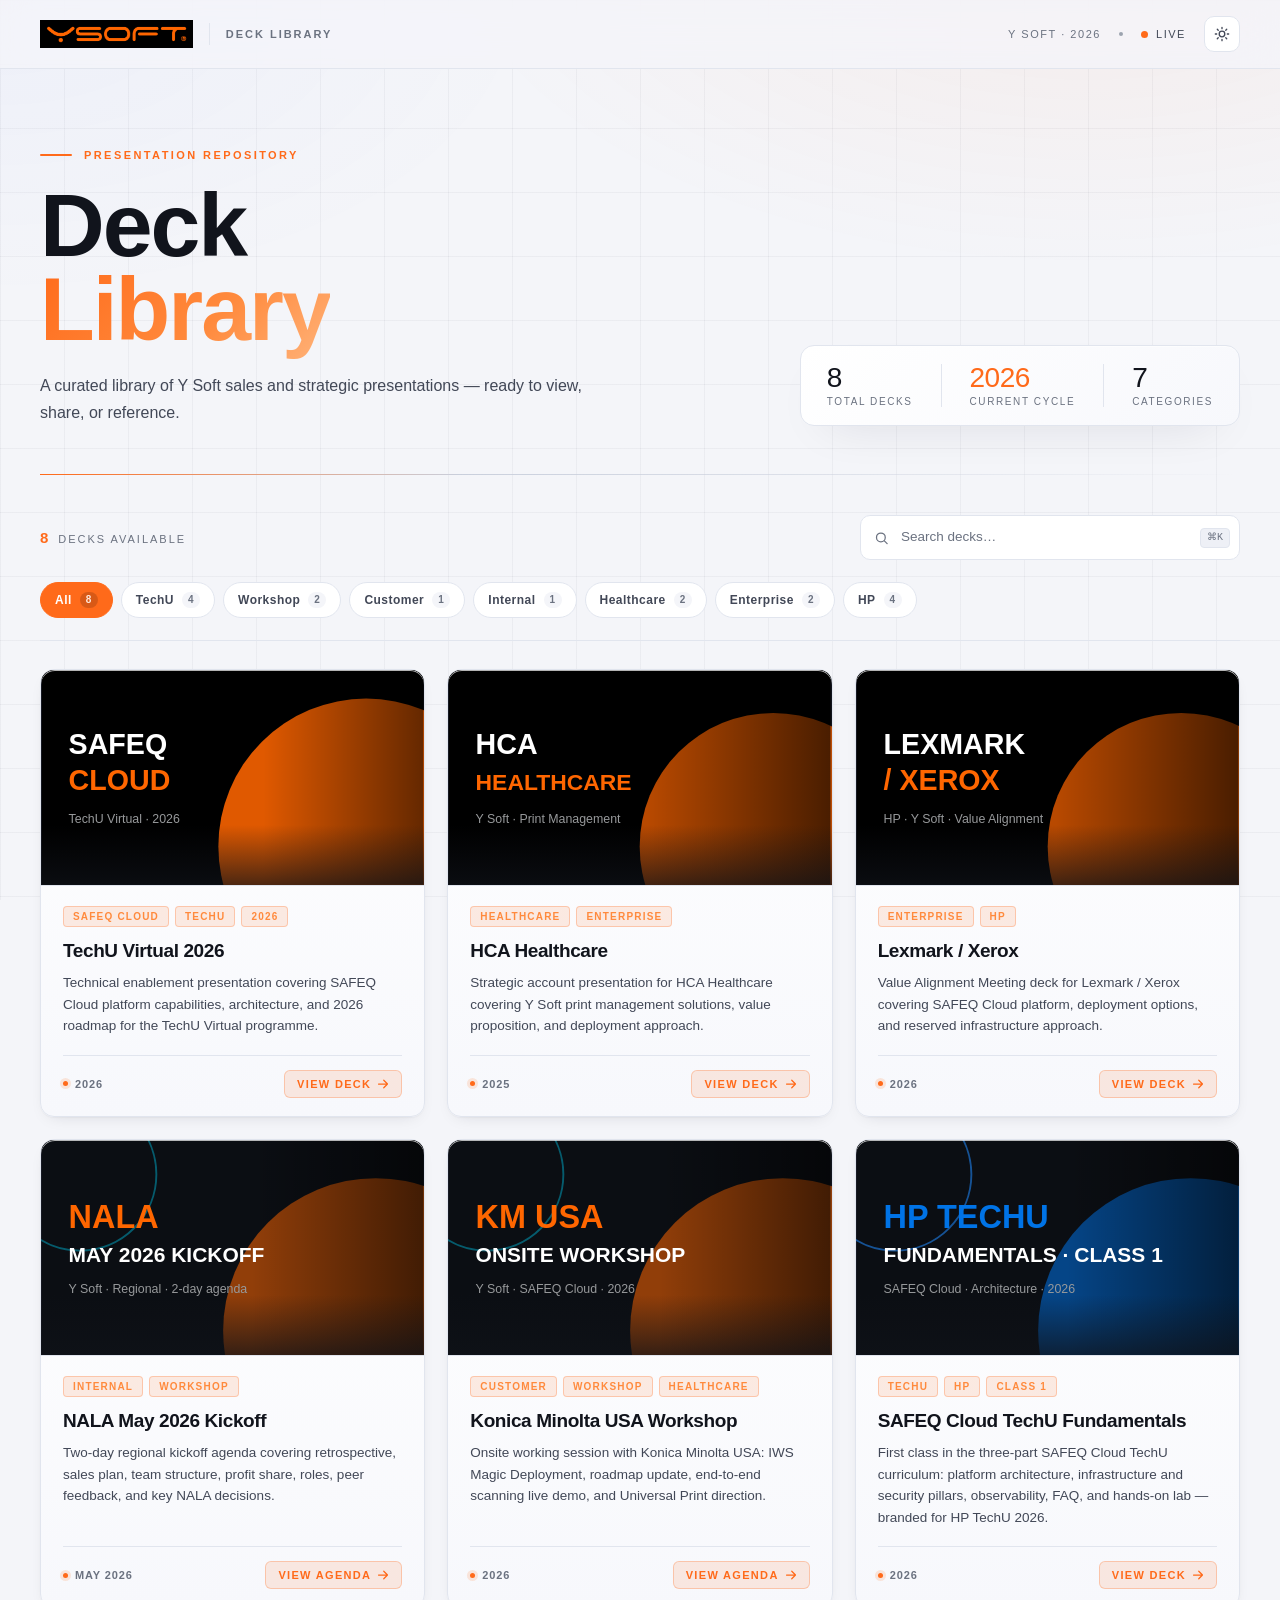
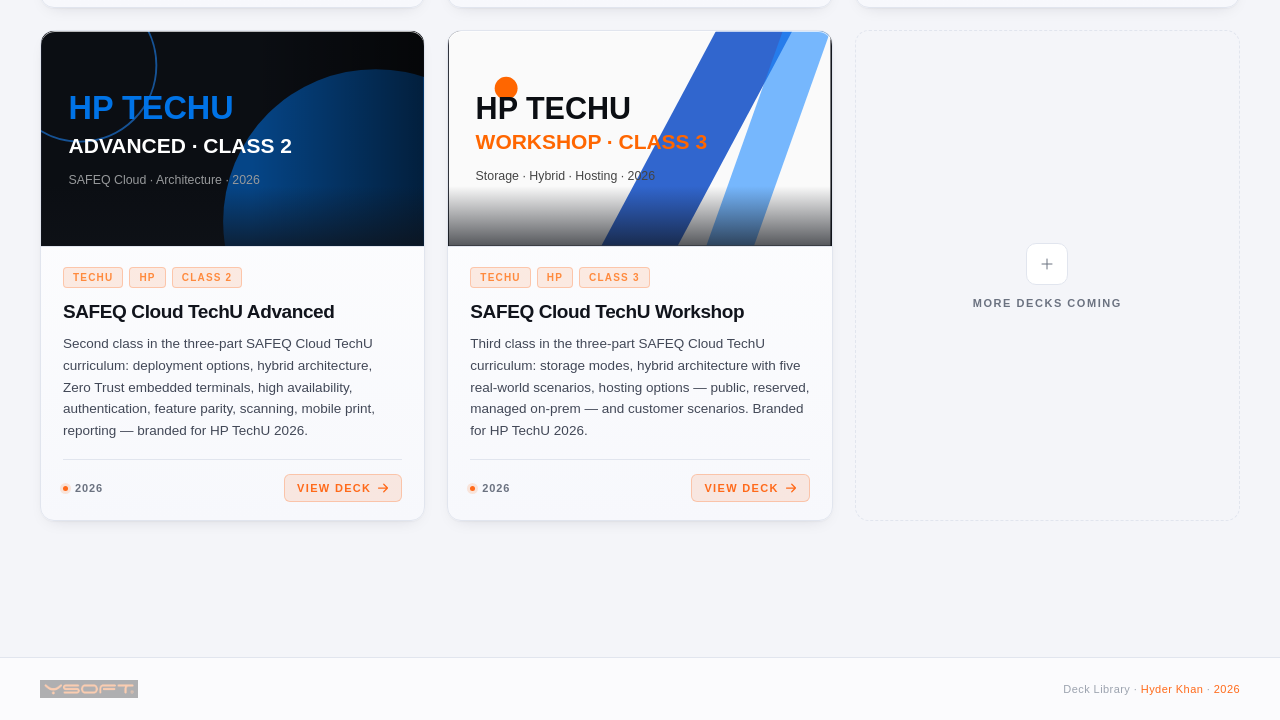
<file: index.html>
<!DOCTYPE html>
<html lang="en">
<head>
<meta charset="UTF-8">
<meta name="viewport" content="width=device-width, initial-scale=1.0">
<title>Y Soft · Deck Library</title>
<style>
  :root {
    --ys-orange:        #FF6A1A;
    --ys-orange-bright: #FF8A3D;
    --ys-orange-dim:    rgba(255,106,26,0.12);
    --ys-orange-soft:   rgba(255,106,26,0.06);
    --ys-orange-border: rgba(255,106,26,0.28);

    /* Dark (default) */
    --bg:               #0b0d12;
    --bg-2:             #0f1218;
    --surface:          #161922;
    --surface-2:        #1c2030;
    --surface-hi:       #232838;
    --border:           #262b39;
    --border-strong:    #34394a;
    --text:             #f3f4f7;
    --text-2:           #c9ccd4;
    --muted:            #8a8f9c;
    --muted2:           #5a5f6e;

    --grid-line:        rgba(255,255,255,0.018);
    --header-bg:        rgba(11,13,18,0.78);
    --footer-bg:        rgba(11,13,18,0.6);
    --kbd-bg:           var(--bg-2);
    --chip-active-fg:   #0b0d12;
    --inset-hi:         rgba(255,255,255,0.05);
    --shadow-card:      0 12px 28px -18px rgba(0,0,0,0.5);
    --shadow-card-hov:  0 28px 60px -22px rgba(255,106,26,0.32), 0 0 0 1px rgba(255,106,26,0.16);
    --shadow-stats:     0 18px 60px -28px rgba(0,0,0,0.6), inset 0 1px 0 rgba(255,255,255,0.04);

    --max:              1640px;
    --max-hero:         1640px;
  }

  [data-theme="light"] {
    --bg:               #f4f5f9;
    --bg-2:             #ffffff;
    --surface:          #ffffff;
    --surface-2:        #f7f8fc;
    --surface-hi:       #eef0f6;
    --border:           #e1e5ee;
    --border-strong:    #c9cfdc;
    --text:             #11141c;
    --text-2:           #424857;
    --muted:            #6b7280;
    --muted2:           #9ca3af;

    --grid-line:        rgba(20,24,40,0.04);
    --header-bg:        rgba(244,245,249,0.82);
    --footer-bg:        rgba(255,255,255,0.6);
    --kbd-bg:           #ffffff;
    --chip-active-fg:   #ffffff;
    --inset-hi:         rgba(255,255,255,0.7);
    --shadow-card:      0 6px 18px -10px rgba(20,24,40,0.18), 0 1px 2px rgba(20,24,40,0.04);
    --shadow-card-hov:  0 22px 44px -18px rgba(255,106,26,0.28), 0 0 0 1px rgba(255,106,26,0.18);
    --shadow-stats:     0 18px 50px -28px rgba(20,24,40,0.18), inset 0 1px 0 rgba(255,255,255,0.6);
  }

  html { color-scheme: dark; }
  [data-theme="light"] { color-scheme: light; }

  *, *::before, *::after { box-sizing: border-box; margin: 0; padding: 0; }

  body {
    background: var(--bg);
    color: var(--text);
    font-family: Arial, sans-serif;
    min-height: 100vh;
    overflow-x: hidden;
  }

  body::before {
    content: '';
    position: fixed;
    inset: 0;
    background-image:
      radial-gradient(1100px 600px at 85% -10%, rgba(255,106,26,0.07), transparent 60%),
      radial-gradient(900px 500px at 0% 0%, rgba(80,120,255,0.04), transparent 60%),
      linear-gradient(var(--grid-line) 1px, transparent 1px),
      linear-gradient(90deg, var(--grid-line) 1px, transparent 1px);
    background-size: auto, auto, 64px 64px, 64px 64px;
    pointer-events: none;
    z-index: 0;
  }

  /* Header */
  header {
    position: sticky;
    top: 0;
    z-index: 100;
    background: var(--header-bg);
    backdrop-filter: blur(18px) saturate(140%);
    -webkit-backdrop-filter: blur(18px) saturate(140%);
    border-bottom: 1px solid var(--border);
    padding: 0 40px;
  }

  .header-inner {
    max-width: var(--max);
    margin: 0 auto;
    height: 68px;
    display: flex;
    align-items: center;
    justify-content: space-between;
  }

  .header-meta {
    display: flex; align-items: center; gap: 18px;
    font-size: 11px; letter-spacing: .14em; text-transform: uppercase;
    color: var(--muted);
  }
  .header-meta .dot { width: 4px; height: 4px; border-radius: 50%; background: var(--muted2); }
  .header-meta .live {
    display: inline-flex; align-items: center; gap: 8px;
    color: var(--text-2);
  }

  .theme-toggle {
    appearance: none;
    background: var(--surface);
    border: 1px solid var(--border);
    color: var(--text-2);
    width: 36px; height: 36px;
    border-radius: 10px;
    display: inline-flex; align-items: center; justify-content: center;
    cursor: pointer;
    transition: background .2s, border-color .2s, color .2s, transform .2s;
    position: relative;
  }
  .theme-toggle:hover { background: var(--surface-2); border-color: var(--border-strong); color: var(--text); }
  .theme-toggle:active { transform: scale(0.95); }
  .theme-toggle svg { width: 16px; height: 16px; transition: opacity .25s, transform .35s cubic-bezier(.2,0,0,1); position: absolute; }
  .theme-toggle .icon-sun  { opacity: 0; transform: rotate(-90deg) scale(0.6); }
  .theme-toggle .icon-moon { opacity: 1; transform: rotate(0) scale(1); }
  [data-theme="light"] .theme-toggle .icon-sun  { opacity: 1; transform: rotate(0) scale(1); }
  [data-theme="light"] .theme-toggle .icon-moon { opacity: 0; transform: rotate(90deg) scale(0.6); }

  .logo { display: flex; align-items: center; gap: 16px; text-decoration: none; }

  .logo-img {
    height: 28px;
    width: auto;
    display: block;
  }

  .logo-divider { width: 1px; height: 22px; background: var(--border); }

  .logo-label {
    font-family: 'Arial Black', Arial, sans-serif;
    font-weight: 900;
    font-size: 11px;
    letter-spacing: 0.18em;
    text-transform: uppercase;
    color: var(--muted);
    white-space: nowrap;
  }

  .live-dot {
    width: 7px; height: 7px; border-radius: 50%; background: var(--ys-orange);
    animation: blink 2.4s ease-in-out infinite;
  }
  @keyframes blink { 0%,100%{opacity:1;} 50%{opacity:0.35;} }

  /* Hero */
  .hero {
    position: relative;
    z-index: 1;
    max-width: var(--max-hero);
    margin: 0 auto;
    padding: 80px 40px 48px;
    display: grid;
    grid-template-columns: minmax(0, 1fr) auto;
    align-items: end;
    gap: 48px;
  }

  .hero-main { min-width: 0; }

  .eyebrow { display: flex; align-items: center; gap: 12px; margin-bottom: 22px; }
  .eyebrow-bar { width: 32px; height: 2px; background: var(--ys-orange); border-radius: 2px; }
  .eyebrow-text { font-size: 11px; letter-spacing: 0.22em; text-transform: uppercase; color: var(--ys-orange); font-weight: 700; }

  .hero-title {
    font-family: 'Arial Black', Arial, sans-serif;
    font-weight: 900;
    font-size: clamp(48px, 7vw, 96px);
    line-height: 0.94;
    letter-spacing: -2px;
    color: var(--text);
    margin-bottom: 22px;
  }
  .hero-title em { font-style: normal; background: linear-gradient(135deg, var(--ys-orange) 0%, var(--ys-orange-bright) 60%, #ffb37a 100%); -webkit-background-clip: text; background-clip: text; -webkit-text-fill-color: transparent; }
  .hero-sub { font-size: 16px; color: var(--text-2); max-width: 560px; line-height: 1.65; }

  .hero-stats {
    display: flex;
    gap: 28px;
    padding: 18px 26px;
    background: linear-gradient(135deg, var(--surface) 0%, var(--surface-2) 100%);
    border: 1px solid var(--border);
    border-radius: 14px;
    box-shadow: var(--shadow-stats);
  }
  .hero-stat { display: flex; flex-direction: column; gap: 4px; min-width: 0; }
  .hero-stat-num {
    font-family: 'Arial Black', Arial, sans-serif;
    font-size: 28px; line-height: 1; letter-spacing: -.5px;
    color: var(--text);
  }
  .hero-stat-num em { font-style: normal; color: var(--ys-orange); }
  .hero-stat-label { font-size: 10px; letter-spacing: .16em; text-transform: uppercase; color: var(--muted); }
  .hero-stat-divider { width: 1px; align-self: stretch; background: var(--border); }
  @media (max-width: 980px) {
    .hero { grid-template-columns: 1fr; gap: 28px; align-items: start; }
    .hero-stats { width: max-content; }
  }

  /* Rule */
  .rule { position: relative; z-index: 1; max-width: var(--max); margin: 0 auto; padding: 0 40px; }
  .rule-line { height: 1px; background: linear-gradient(90deg, var(--ys-orange), var(--border-strong) 35%, transparent); }

  /* Grid */
  .decks { position: relative; z-index: 1; max-width: var(--max); margin: 0 auto; padding: 40px 40px 96px; }

  .grid-meta { display: flex; align-items: center; justify-content: space-between; margin-bottom: 22px; gap: 20px; flex-wrap: wrap; }
  .grid-count { font-size: 11px; letter-spacing: 0.18em; text-transform: uppercase; color: var(--muted); display: inline-flex; align-items: baseline; gap: 8px; }
  .grid-count strong { color: var(--ys-orange); font-size: 15px; font-family: 'Arial Black', Arial, sans-serif; }

  /* Filter chips */
  .filters {
    display: flex; flex-wrap: wrap; gap: 8px;
    margin-bottom: 28px;
    padding-bottom: 22px;
    border-bottom: 1px solid var(--border);
  }
  .chip {
    appearance: none;
    border: 1px solid var(--border);
    background: var(--surface);
    color: var(--text-2);
    font: 600 12px/1 Arial, sans-serif;
    letter-spacing: .04em;
    padding: 9px 14px;
    border-radius: 999px;
    cursor: pointer;
    transition: all .18s ease;
    display: inline-flex; align-items: center; gap: 8px;
  }
  .chip:hover { border-color: var(--border-strong); color: var(--text); background: var(--surface-2); }
  .chip[aria-pressed="true"] {
    background: var(--ys-orange);
    border-color: var(--ys-orange);
    color: var(--chip-active-fg);
  }
  .chip .chip-count {
    font: 700 10px/1 Arial, sans-serif;
    color: var(--muted);
    background: var(--bg);
    padding: 3px 6px;
    border-radius: 999px;
    min-width: 18px;
    text-align: center;
  }
  .chip[aria-pressed="true"] .chip-count { color: var(--chip-active-fg); opacity: 0.85; background: rgba(0,0,0,0.18); }

  .deck-grid {
    display: grid;
    grid-template-columns: repeat(auto-fill, minmax(360px, 1fr));
    gap: 22px;
  }
  @media (min-width: 1280px) {
    .deck-grid { grid-template-columns: repeat(3, 1fr); }
  }
  @media (min-width: 1560px) {
    .deck-grid { grid-template-columns: repeat(4, 1fr); }
  }

  /* Card */
  .card {
    position: relative;
    background: linear-gradient(180deg, var(--surface) 0%, var(--surface-2) 100%);
    border: 1px solid var(--border);
    border-radius: 14px;
    overflow: hidden;
    text-decoration: none;
    display: flex;
    flex-direction: column;
    transition: transform .3s cubic-bezier(.2,0,0,1), border-color .25s, box-shadow .3s;
    animation: up .45s cubic-bezier(.2,0,0,1) both;
    box-shadow: var(--shadow-card);
  }
  .card::after {
    content: '';
    position: absolute; inset: 0;
    border-radius: inherit;
    pointer-events: none;
    box-shadow: inset 0 1px 0 var(--inset-hi);
  }
  .card:nth-child(1){animation-delay:.04s}
  .card:nth-child(2){animation-delay:.10s}
  .card:nth-child(3){animation-delay:.16s}
  .card:nth-child(4){animation-delay:.22s}
  .card:nth-child(5){animation-delay:.28s}
  .card:nth-child(6){animation-delay:.34s}
  @keyframes up { from{opacity:0;transform:translateY(18px)} to{opacity:1;transform:none} }

  .card:hover {
    transform: translateY(-6px);
    border-color: var(--ys-orange-border);
    box-shadow: var(--shadow-card-hov);
  }

  .card-thumb {
    position: relative;
    width: 100%; aspect-ratio: 16/9;
    display: block; overflow: hidden;
    background: linear-gradient(135deg, #1a1d28 0%, #0f1218 100%);
    border-bottom: 1px solid var(--border);
  }
  .card-thumb svg { width: 100%; height: 100%; display: block; }
  .card-thumb::after {
    content: '';
    position: absolute; left: 0; right: 0; bottom: 0; height: 60px;
    background: linear-gradient(to bottom, transparent, rgba(15,18,24,0.7));
    pointer-events: none;
  }

  /* Download button (injected by JS) */
  .card-download {
    position: absolute;
    top: 10px; right: 10px;
    z-index: 3;
    width: 34px; height: 34px;
    display: inline-flex; align-items: center; justify-content: center;
    padding: 0;
    background: rgba(15,18,24,0.62);
    color: #fff;
    border: 1px solid rgba(255,255,255,0.18);
    border-radius: 8px;
    backdrop-filter: blur(8px);
    -webkit-backdrop-filter: blur(8px);
    cursor: pointer;
    opacity: 0;
    transform: translateY(-4px);
    transition: opacity .22s ease, transform .22s ease, background .18s ease, border-color .18s ease, color .18s ease, width .22s ease;
    font: 600 11px/1 'Inter', system-ui, sans-serif;
    letter-spacing: .04em;
    white-space: nowrap;
    overflow: hidden;
  }
  .card:hover .card-download,
  .card-download:focus-visible,
  .card-download.is-busy,
  .card-download.is-done,
  .card-download.is-error { opacity: 1; transform: none; }
  .card-download:hover {
    background: var(--ys-orange);
    border-color: var(--ys-orange);
    color: #fff;
  }
  .card-download svg { width: 16px; height: 16px; display: block; }
  .card-download .label { display: none; padding: 0 10px; }
  .card-download.is-busy,
  .card-download.is-done,
  .card-download.is-error {
    width: auto;
    padding: 0 4px 0 10px;
    background: rgba(15,18,24,0.78);
    border-color: rgba(255,255,255,0.22);
  }
  .card-download.is-busy .label,
  .card-download.is-done .label,
  .card-download.is-error .label { display: inline; }
  .card-download.is-busy svg,
  .card-download.is-done svg,
  .card-download.is-error svg { margin-left: 6px; }
  .card-download.is-busy { background: rgba(15,18,24,0.78); }
  .card-download.is-busy svg { animation: cd-spin 1s linear infinite; }
  .card-download.is-done { background: rgba(34,140,82,0.92); border-color: rgba(34,140,82,0.92); }
  .card-download.is-error { background: rgba(180,52,52,0.92); border-color: rgba(180,52,52,0.92); }
  @keyframes cd-spin { to { transform: rotate(360deg); } }

  .card-body { padding: 20px 22px 18px; display: flex; flex-direction: column; flex: 1; }

  .card-tags { display: flex; gap: 6px; flex-wrap: wrap; margin-bottom: 13px; }
  .tag {
    font-size: 10px; font-weight: 700; letter-spacing: .12em; text-transform: uppercase;
    color: var(--ys-orange-bright);
    background: var(--ys-orange-dim);
    border: 1px solid var(--ys-orange-border);
    padding: 4px 9px; border-radius: 4px;
  }

  .card-title {
    font-family: 'Arial Black', Arial, sans-serif;
    font-weight: 900; font-size: 19px;
    color: var(--text); line-height: 1.18;
    letter-spacing: -.4px; margin-bottom: 10px;
  }

  .card-desc { font-size: 13.5px; color: var(--text-2); line-height: 1.6; margin-bottom: 18px; flex: 1; }

  .card-foot {
    display: flex; align-items: center; justify-content: space-between;
    padding-top: 14px; border-top: 1px solid var(--border);
    margin-top: auto;
  }
  .card-date {
    font-size: 11px; color: var(--muted); letter-spacing: .08em;
    text-transform: uppercase; font-weight: 600;
    display: inline-flex; align-items: center; gap: 7px;
  }
  .card-date::before {
    content: '';
    width: 5px; height: 5px; border-radius: 50%;
    background: var(--ys-orange);
    box-shadow: 0 0 0 3px rgba(255,106,26,0.15);
  }

  .card-cta {
    display: inline-flex; align-items: center; gap: 6px;
    font-size: 11px; font-weight: 700; letter-spacing: .12em; text-transform: uppercase;
    color: var(--ys-orange);
    background: var(--ys-orange-dim);
    border: 1px solid var(--ys-orange-border);
    padding: 7px 12px;
    border-radius: 6px;
    transition: all .2s;
  }
  .card:hover .card-cta {
    color: var(--chip-active-fg);
    background: var(--ys-orange);
    border-color: var(--ys-orange);
    gap: 9px;
  }
  .card-cta svg { width: 12px; height: 12px; transition: transform .2s; }
  .card:hover .card-cta svg { transform: translateX(2px); }

  /* Placeholder */
  .card-placeholder {
    background: transparent;
    border: 1.5px dashed var(--border);
    border-radius: 14px;
    min-height: 260px;
    display: flex; flex-direction: column;
    align-items: center; justify-content: center; gap: 12px;
    transition: border-color .2s;
  }
  .card-placeholder:hover { border-color: var(--border-strong); }
  .ph-icon {
    width: 42px; height: 42px; border-radius: 10px;
    border: 1px solid var(--border);
    background: var(--surface);
    display: flex; align-items: center; justify-content: center;
    color: var(--muted);
  }
  .ph-text { font-size: 11px; letter-spacing: .14em; text-transform: uppercase; color: var(--muted); font-weight: 600; }

  /* Footer */
  footer { position: relative; z-index: 1; border-top: 1px solid var(--border); padding: 22px 40px; margin-top: 40px; background: var(--footer-bg); }
  .footer-inner {
    max-width: var(--max); margin: 0 auto;
    display: flex; align-items: center; justify-content: space-between;
  }
  .footer-logo { height: 18px; width: auto; opacity: 0.3; display: block; }
  .footer-text { font-size: 11px; color: var(--muted2); letter-spacing: .04em; }
  .footer-text span { color: var(--ys-orange); }

  @media(max-width:768px){
    header,.hero,.rule,.decks,footer { padding-left: 20px; padding-right: 20px; }
    .hero { padding-top: 48px; padding-bottom: 32px; }
    .deck-grid { grid-template-columns: 1fr; }
    .grid-meta { flex-direction: column; align-items: stretch; gap: 12px; }
    .search { max-width: 100%; width: 100%; }
    .search-kbd { display: none; }
    .hero-stats { gap: 18px; padding: 14px 18px; }
    .hero-stat-num { font-size: 22px; }
    .header-meta span:not(.live):not(.live-dot) { display: none; }
    .header-meta .dot { display: none; }
  }

  /* Search */
  .search { position: relative; flex: 0 0 auto; width: 380px; max-width: 100%; }
  .search input {
    width: 100%;
    background: var(--surface);
    border: 1px solid var(--border);
    border-radius: 10px;
    color: var(--text);
    font: 13.5px/1.4 Arial, sans-serif;
    padding: 12px 64px 12px 40px;
    outline: none;
    transition: border-color .2s, box-shadow .2s, background .2s;
  }
  .search input::placeholder { color: var(--muted); }
  .search input:hover { border-color: var(--border-strong); }
  .search input:focus {
    border-color: var(--ys-orange);
    background: var(--surface-2);
    box-shadow: 0 0 0 3px rgba(255,106,26,0.12);
  }
  .search input::-webkit-search-cancel-button { display: none; }
  .search-icon {
    position: absolute; left: 14px; top: 50%;
    transform: translateY(-50%);
    width: 15px; height: 15px;
    color: var(--muted);
    pointer-events: none;
  }
  .search-kbd {
    position: absolute; right: 10px; top: 50%;
    transform: translateY(-50%);
    font: 10px/1 ui-monospace, "SF Mono", Menlo, monospace;
    color: var(--muted);
    background: var(--surface-hi);
    border: 1px solid var(--border);
    border-radius: 4px;
    padding: 4px 6px;
    pointer-events: none;
  }
  .search-clear {
    position: absolute; right: 8px; top: 50%;
    transform: translateY(-50%);
    width: 24px; height: 24px;
    border: 0; border-radius: 5px;
    background: transparent; color: var(--muted);
    cursor: pointer;
    display: none;
    align-items: center; justify-content: center;
  }
  .search-clear:hover { color: var(--text); background: var(--surface-hi); }
  .search.has-value .search-kbd { display: none; }
  .search.has-value .search-clear { display: flex; }

  /* Filter states */
  .card.is-hidden, .card-placeholder.is-hidden { display: none; }

  .empty-state {
    display: none;
    text-align: center;
    padding: 56px 20px 80px;
    color: var(--muted);
  }
  .empty-state.is-shown { display: block; }
  .empty-state strong {
    color: var(--text); display: block;
    margin-bottom: 6px; font-size: 15px;
    font-family: 'Arial Black', Arial, sans-serif;
    letter-spacing: -.2px;
  }
  .empty-state em { font-style: normal; color: var(--ys-orange); }

  mark {
    background: rgba(255,106,26,0.22);
    color: var(--text);
    padding: 0 2px;
    border-radius: 2px;
  }
  .empty-state span { font-size: 12px; color: var(--muted2); }

  /* Highlight matches */
  .card mark {
    background: var(--ys-orange-dim);
    color: var(--ys-orange);
    padding: 0 2px;
    border-radius: 2px;
  }
</style>
<script>
  // Apply theme before paint to avoid flash
  (function() {
    try {
      var stored = localStorage.getItem('deck-library-theme');
      var prefersLight = window.matchMedia && window.matchMedia('(prefers-color-scheme: light)').matches;
      var theme = stored || (prefersLight ? 'light' : 'dark');
      if (theme === 'light') document.documentElement.setAttribute('data-theme', 'light');
    } catch (e) {}
  })();
</script>
</head>
<body>

<header>
  <div class="header-inner">
    <a href="/" class="logo">
      <img class="logo-img" src="[data-uri]" alt="Y Soft">
      <div class="logo-divider"></div>
      <span class="logo-label">Deck Library</span>
    </a>
    <div class="header-meta">
      <span>Y Soft · 2026</span>
      <span class="dot"></span>
      <span class="live"><span class="live-dot"></span> Live</span>
      <button class="theme-toggle" id="theme-toggle" type="button" aria-label="Toggle theme" title="Toggle light / dark theme">
        <svg class="icon-moon" viewBox="0 0 24 24" fill="none" stroke="currentColor" stroke-width="2" stroke-linecap="round" stroke-linejoin="round" aria-hidden="true">
          <path d="M21 12.79A9 9 0 1 1 11.21 3 7 7 0 0 0 21 12.79z"/>
        </svg>
        <svg class="icon-sun" viewBox="0 0 24 24" fill="none" stroke="currentColor" stroke-width="2" stroke-linecap="round" stroke-linejoin="round" aria-hidden="true">
          <circle cx="12" cy="12" r="4.2"/>
          <path d="M12 2v2M12 20v2M4.93 4.93l1.41 1.41M17.66 17.66l1.41 1.41M2 12h2M20 12h2M4.93 19.07l1.41-1.41M17.66 6.34l1.41-1.41"/>
        </svg>
      </button>
    </div>
  </div>
</header>

<section class="hero">
  <div class="hero-main">
    <div class="eyebrow">
      <div class="eyebrow-bar"></div>
      <span class="eyebrow-text">Presentation Repository</span>
    </div>
    <h1 class="hero-title">Deck<br><em>Library</em></h1>
    <p class="hero-sub">A curated library of Y Soft sales and strategic presentations — ready to view, share, or reference.</p>
  </div>
  <div class="hero-stats" aria-hidden="true">
    <div class="hero-stat">
      <span class="hero-stat-num" id="stat-total">6</span>
      <span class="hero-stat-label">Total Decks</span>
    </div>
    <div class="hero-stat-divider"></div>
    <div class="hero-stat">
      <span class="hero-stat-num"><em>2026</em></span>
      <span class="hero-stat-label">Current Cycle</span>
    </div>
    <div class="hero-stat-divider"></div>
    <div class="hero-stat">
      <span class="hero-stat-num" id="stat-tags">8</span>
      <span class="hero-stat-label">Categories</span>
    </div>
  </div>
</section>

<div class="rule"><div class="rule-line"></div></div>

<section class="decks">
  <div class="grid-meta">
    <span class="grid-count"><strong id="count">2</strong> <span id="count-label">decks available</span></span>
    <div class="search" id="search">
      <svg class="search-icon" viewBox="0 0 24 24" fill="none" stroke="currentColor" stroke-width="2" stroke-linecap="round" stroke-linejoin="round" aria-hidden="true">
        <circle cx="11" cy="11" r="7"/>
        <path d="M21 21l-4.35-4.35"/>
      </svg>
      <input type="search" id="search-input" placeholder="Search decks…" aria-label="Search decks" autocomplete="off" />
      <span class="search-kbd" aria-hidden="true">⌘K</span>
      <button class="search-clear" id="search-clear" type="button" aria-label="Clear search">
        <svg width="12" height="12" viewBox="0 0 24 24" fill="none" stroke="currentColor" stroke-width="2.4" stroke-linecap="round"><path d="M6 6l12 12M18 6L6 18"/></svg>
      </button>
    </div>
  </div>

  <div class="filters" id="filters" role="toolbar" aria-label="Filter decks by category">
    <button class="chip" data-filter="all" aria-pressed="true" type="button">All</button>
    <button class="chip" data-filter="techu" aria-pressed="false" type="button">TechU</button>
    <button class="chip" data-filter="workshop" aria-pressed="false" type="button">Workshop</button>
    <button class="chip" data-filter="customer" aria-pressed="false" type="button">Customer</button>
    <button class="chip" data-filter="internal" aria-pressed="false" type="button">Internal</button>
    <button class="chip" data-filter="healthcare" aria-pressed="false" type="button">Healthcare</button>
    <button class="chip" data-filter="enterprise" aria-pressed="false" type="button">Enterprise</button>
    <button class="chip" data-filter="hp" aria-pressed="false" type="button">HP</button>
  </div>

  <div class="deck-grid">

    <!-- TechU 2026 -->
    <a class="card" href="./techu2026/">
      <div class="card-thumb">
        <svg viewBox="0 0 400 225" xmlns="http://www.w3.org/2000/svg">
          <rect width="400" height="225" fill="#000"/>
          <circle cx="340" cy="185" r="155" fill="#FF6600" opacity="0.88"/>
          <defs>
            <linearGradient id="g1" x1="0" y1="0" x2="1" y2="0">
              <stop offset="0%" stop-color="#000" stop-opacity="0"/>
              <stop offset="58%" stop-color="#000" stop-opacity="0"/>
              <stop offset="100%" stop-color="#000" stop-opacity="0.55"/>
            </linearGradient>
          </defs>
          <rect width="400" height="225" fill="url(#g1)"/>
          <text x="28" y="88" font-family="Arial Black,sans-serif" font-weight="900" font-size="30" fill="#ffffff">SAFEQ</text>
          <text x="28" y="126" font-family="Arial Black,sans-serif" font-weight="900" font-size="30" fill="#FF6600">CLOUD</text>
          <text x="28" y="160" font-family="Arial,sans-serif" font-size="13" fill="#97999B">TechU Virtual · 2026</text>
        </svg>
      </div>
      <div class="card-body">
        <div class="card-tags">
          <span class="tag">SAFEQ Cloud</span>
          <span class="tag">TechU</span>
          <span class="tag">2026</span>
        </div>
        <div class="card-title">TechU Virtual 2026</div>
        <p class="card-desc">Technical enablement presentation covering SAFEQ Cloud platform capabilities, architecture, and 2026 roadmap for the TechU Virtual programme.</p>
        <div class="card-foot">
          <span class="card-date">2026</span>
          <span class="card-cta">View Deck
            <svg viewBox="0 0 24 24" fill="none" stroke="currentColor" stroke-width="2.5">
              <path stroke-linecap="round" stroke-linejoin="round" d="M13.5 4.5 21 12m0 0-7.5 7.5M21 12H3"/>
            </svg>
          </span>
        </div>
      </div>
    </a>

    <!-- HCA Healthcare -->
    <a class="card" href="./hca-healthcare/">
      <div class="card-thumb">
        <svg viewBox="0 0 400 225" xmlns="http://www.w3.org/2000/svg">
          <rect width="400" height="225" fill="#000"/>
          <circle cx="340" cy="185" r="140" fill="#FF6600" opacity="0.72"/>
          <defs>
            <linearGradient id="g2" x1="0" y1="0" x2="1" y2="0">
              <stop offset="0%" stop-color="#000" stop-opacity="0"/>
              <stop offset="52%" stop-color="#000" stop-opacity="0"/>
              <stop offset="100%" stop-color="#000" stop-opacity="0.60"/>
            </linearGradient>
          </defs>
          <rect width="400" height="225" fill="url(#g2)"/>
          <text x="28" y="88" font-family="Arial Black,sans-serif" font-weight="900" font-size="30" fill="#ffffff">HCA</text>
          <text x="28" y="126" font-family="Arial Black,sans-serif" font-weight="900" font-size="24" fill="#FF6600">HEALTHCARE</text>
          <text x="28" y="160" font-family="Arial,sans-serif" font-size="13" fill="#97999B">Y Soft · Print Management</text>
        </svg>
      </div>
      <div class="card-body">
        <div class="card-tags">
          <span class="tag">Healthcare</span>
          <span class="tag">Enterprise</span>
        </div>
        <div class="card-title">HCA Healthcare</div>
        <p class="card-desc">Strategic account presentation for HCA Healthcare covering Y Soft print management solutions, value proposition, and deployment approach.</p>
        <div class="card-foot">
          <span class="card-date">2025</span>
          <span class="card-cta">View Deck
            <svg viewBox="0 0 24 24" fill="none" stroke="currentColor" stroke-width="2.5">
              <path stroke-linecap="round" stroke-linejoin="round" d="M13.5 4.5 21 12m0 0-7.5 7.5M21 12H3"/>
            </svg>
          </span>
        </div>
      </div>
    </a>

    <!-- Lexmark / Xerox -->
    <a class="card" href="./lexmark-xerox/">
      <div class="card-thumb">
        <svg viewBox="0 0 400 225" xmlns="http://www.w3.org/2000/svg">
          <rect width="400" height="225" fill="#000"/>
          <circle cx="340" cy="185" r="140" fill="#FF6600" opacity="0.72"/>
          <defs>
            <linearGradient id="g-lx" x1="0" y1="0" x2="1" y2="0">
              <stop offset="0%" stop-color="#000" stop-opacity="0"/>
              <stop offset="52%" stop-color="#000" stop-opacity="0"/>
              <stop offset="100%" stop-color="#000" stop-opacity="0.60"/>
            </linearGradient>
          </defs>
          <rect width="400" height="225" fill="url(#g-lx)"/>
          <text x="28" y="88" font-family="Arial Black,sans-serif" font-weight="900" font-size="30" fill="#ffffff">LEXMARK</text>
          <text x="28" y="126" font-family="Arial Black,sans-serif" font-weight="900" font-size="30" fill="#FF6600">/ XEROX</text>
          <text x="28" y="160" font-family="Arial,sans-serif" font-size="13" fill="#97999B">HP · Y Soft · Value Alignment</text>
        </svg>
      </div>
      <div class="card-body">
        <div class="card-tags">
          <span class="tag">Enterprise</span>
          <span class="tag">HP</span>
        </div>
        <div class="card-title">Lexmark / Xerox</div>
        <p class="card-desc">Value Alignment Meeting deck for Lexmark / Xerox covering SAFEQ Cloud platform, deployment options, and reserved infrastructure approach.</p>
        <div class="card-foot">
          <span class="card-date">2026</span>
          <span class="card-cta">View Deck
            <svg viewBox="0 0 24 24" fill="none" stroke="currentColor" stroke-width="2.5">
              <path stroke-linecap="round" stroke-linejoin="round" d="M13.5 4.5 21 12m0 0-7.5 7.5M21 12H3"/>
            </svg>
          </span>
        </div>
      </div>
    </a>

    <!-- NALA May 2026 Kickoff -->
    <a class="card" href="./nala-may-2026-kickoff/">
      <div class="card-thumb">
        <svg viewBox="0 0 400 225" xmlns="http://www.w3.org/2000/svg">
          <rect width="400" height="225" fill="#0B0E13"/>
          <circle cx="350" cy="200" r="160" fill="#FF6600" opacity="0.55"/>
          <circle cx="40" cy="36" r="80" fill="none" stroke="#009CB6" stroke-width="2" opacity="0.55"/>
          <defs>
            <linearGradient id="g3" x1="0" y1="0" x2="1" y2="0">
              <stop offset="0%" stop-color="#000" stop-opacity="0"/>
              <stop offset="55%" stop-color="#000" stop-opacity="0"/>
              <stop offset="100%" stop-color="#000" stop-opacity="0.55"/>
            </linearGradient>
          </defs>
          <rect width="400" height="225" fill="url(#g3)"/>
          <text x="28" y="92" font-family="Arial Black,sans-serif" font-weight="900" font-size="34" fill="#FF6600">NALA</text>
          <text x="28" y="128" font-family="Arial Black,sans-serif" font-weight="900" font-size="22" fill="#ffffff">MAY 2026 KICKOFF</text>
          <text x="28" y="160" font-family="Arial,sans-serif" font-size="13" fill="#97999B">Y Soft · Regional · 2-day agenda</text>
        </svg>
      </div>
      <div class="card-body">
        <div class="card-tags">
          <span class="tag">Internal</span>
          <span class="tag">Workshop</span>
        </div>
        <div class="card-title">NALA May 2026 Kickoff</div>
        <p class="card-desc">Two-day regional kickoff agenda covering retrospective, sales plan, team structure, profit share, roles, peer feedback, and key NALA decisions.</p>
        <div class="card-foot">
          <span class="card-date">May 2026</span>
          <span class="card-cta">View Agenda
            <svg viewBox="0 0 24 24" fill="none" stroke="currentColor" stroke-width="2.5">
              <path stroke-linecap="round" stroke-linejoin="round" d="M13.5 4.5 21 12m0 0-7.5 7.5M21 12H3"/>
            </svg>
          </span>
        </div>
      </div>
    </a>

    <!-- Konica Minolta USA Workshop -->
    <a class="card" href="./konica-minolta-usa-workshop/">
      <div class="card-thumb">
        <svg viewBox="0 0 400 225" xmlns="http://www.w3.org/2000/svg">
          <rect width="400" height="225" fill="#0B0E13"/>
          <circle cx="350" cy="200" r="160" fill="#FF6600" opacity="0.55"/>
          <circle cx="40" cy="36" r="80" fill="none" stroke="#009CB6" stroke-width="2" opacity="0.55"/>
          <defs>
            <linearGradient id="g4" x1="0" y1="0" x2="1" y2="0">
              <stop offset="0%" stop-color="#000" stop-opacity="0"/>
              <stop offset="55%" stop-color="#000" stop-opacity="0"/>
              <stop offset="100%" stop-color="#000" stop-opacity="0.55"/>
            </linearGradient>
          </defs>
          <rect width="400" height="225" fill="url(#g4)"/>
          <text x="28" y="92" font-family="Arial Black,sans-serif" font-weight="900" font-size="34" fill="#FF6600">KM USA</text>
          <text x="28" y="128" font-family="Arial Black,sans-serif" font-weight="900" font-size="22" fill="#ffffff">ONSITE WORKSHOP</text>
          <text x="28" y="160" font-family="Arial,sans-serif" font-size="13" fill="#97999B">Y Soft &middot; SAFEQ Cloud &middot; 2026</text>
        </svg>
      </div>
      <div class="card-body">
        <div class="card-tags">
          <span class="tag">Customer</span>
          <span class="tag">Workshop</span>
          <span class="tag">Healthcare</span>
        </div>
        <div class="card-title">Konica Minolta USA Workshop</div>
        <p class="card-desc">Onsite working session with Konica Minolta USA: IWS Magic Deployment, roadmap update, end-to-end scanning live demo, and Universal Print direction.</p>
        <div class="card-foot">
          <span class="card-date">2026</span>
          <span class="card-cta">View Agenda
            <svg viewBox="0 0 24 24" fill="none" stroke="currentColor" stroke-width="2.5">
              <path stroke-linecap="round" stroke-linejoin="round" d="M13.5 4.5 21 12m0 0-7.5 7.5M21 12H3"/>
            </svg>
          </span>
        </div>
      </div>
    </a>

    <!-- SAFEQ Cloud TechU Fundamentals (Class 1) -->
    <a class="card" href="./safeq-cloud-techu-fundamentals/">
      <div class="card-thumb">
        <svg viewBox="0 0 400 225" xmlns="http://www.w3.org/2000/svg">
          <rect width="400" height="225" fill="#0B0E13"/>
          <circle cx="350" cy="200" r="160" fill="#0073E6" opacity="0.55"/>
          <circle cx="40" cy="36" r="80" fill="none" stroke="#1F8AFF" stroke-width="2" opacity="0.55"/>
          <defs>
            <linearGradient id="g5" x1="0" y1="0" x2="1" y2="0">
              <stop offset="0%" stop-color="#000" stop-opacity="0"/>
              <stop offset="55%" stop-color="#000" stop-opacity="0"/>
              <stop offset="100%" stop-color="#000" stop-opacity="0.55"/>
            </linearGradient>
          </defs>
          <rect width="400" height="225" fill="url(#g5)"/>
          <text x="28" y="92" font-family="Arial Black,sans-serif" font-weight="900" font-size="34" fill="#0073E6">HP TECHU</text>
          <text x="28" y="128" font-family="Arial Black,sans-serif" font-weight="900" font-size="22" fill="#ffffff">FUNDAMENTALS &middot; CLASS 1</text>
          <text x="28" y="160" font-family="Arial,sans-serif" font-size="13" fill="#97999B">SAFEQ Cloud &middot; Architecture &middot; 2026</text>
        </svg>
      </div>
      <div class="card-body">
        <div class="card-tags">
          <span class="tag">TechU</span>
          <span class="tag">HP</span>
          <span class="tag">Class 1</span>
        </div>
        <div class="card-title">SAFEQ Cloud TechU Fundamentals</div>
        <p class="card-desc">First class in the three-part SAFEQ Cloud TechU curriculum: platform architecture, infrastructure and security pillars, observability, FAQ, and hands-on lab &mdash; branded for HP TechU 2026.</p>
        <div class="card-foot">
          <span class="card-date">2026</span>
          <span class="card-cta">View Deck
            <svg viewBox="0 0 24 24" fill="none" stroke="currentColor" stroke-width="2.5">
              <path stroke-linecap="round" stroke-linejoin="round" d="M13.5 4.5 21 12m0 0-7.5 7.5M21 12H3"/>
            </svg>
          </span>
        </div>
      </div>
    </a>

    <!-- SAFEQ Cloud TechU Advanced (Class 2) -->
    <a class="card" href="./safeq-cloud-techu-advanced/">
      <div class="card-thumb">
        <svg viewBox="0 0 400 225" xmlns="http://www.w3.org/2000/svg">
          <rect width="400" height="225" fill="#0B0E13"/>
          <circle cx="350" cy="200" r="160" fill="#0073E6" opacity="0.55"/>
          <circle cx="40" cy="36" r="80" fill="none" stroke="#1F8AFF" stroke-width="2" opacity="0.55"/>
          <defs>
            <linearGradient id="g6" x1="0" y1="0" x2="1" y2="0">
              <stop offset="0%" stop-color="#000" stop-opacity="0"/>
              <stop offset="55%" stop-color="#000" stop-opacity="0"/>
              <stop offset="100%" stop-color="#000" stop-opacity="0.55"/>
            </linearGradient>
          </defs>
          <rect width="400" height="225" fill="url(#g6)"/>
          <text x="28" y="92" font-family="Arial Black,sans-serif" font-weight="900" font-size="34" fill="#0073E6">HP TECHU</text>
          <text x="28" y="128" font-family="Arial Black,sans-serif" font-weight="900" font-size="22" fill="#ffffff">ADVANCED &middot; CLASS 2</text>
          <text x="28" y="160" font-family="Arial,sans-serif" font-size="13" fill="#97999B">SAFEQ Cloud &middot; Architecture &middot; 2026</text>
        </svg>
      </div>
      <div class="card-body">
        <div class="card-tags">
          <span class="tag">TechU</span>
          <span class="tag">HP</span>
          <span class="tag">Class 2</span>
        </div>
        <div class="card-title">SAFEQ Cloud TechU Advanced</div>
        <p class="card-desc">Second class in the three-part SAFEQ Cloud TechU curriculum: deployment options, hybrid architecture, Zero Trust embedded terminals, high availability, authentication, feature parity, scanning, mobile print, reporting &mdash; branded for HP TechU 2026.</p>
        <div class="card-foot">
          <span class="card-date">2026</span>
          <span class="card-cta">View Deck
            <svg viewBox="0 0 24 24" fill="none" stroke="currentColor" stroke-width="2.5">
              <path stroke-linecap="round" stroke-linejoin="round" d="M13.5 4.5 21 12m0 0-7.5 7.5M21 12H3"/>
            </svg>
          </span>
        </div>
      </div>
    </a>

    <!-- SAFEQ Cloud TechU Workshop (Class 3) -->
    <a class="card" href="./safeq-cloud-techu-workshop/">
      <div class="card-thumb">
        <svg viewBox="0 0 400 225" xmlns="http://www.w3.org/2000/svg">
          <rect width="400" height="225" fill="#FAFAFA"/>
          <polygon points="280,0 360,0 240,225 160,225" fill="#0F4DC7" opacity="0.85"/>
          <polygon points="350,0 400,0 320,225 270,225" fill="#1F8AFF" opacity="0.6"/>
          <circle cx="60" cy="60" r="12" fill="#FF6600"/>
          <text x="28" y="92" font-family="Arial Black,sans-serif" font-weight="900" font-size="32" fill="#0B0E13">HP TECHU</text>
          <text x="28" y="124" font-family="Arial Black,sans-serif" font-weight="900" font-size="22" fill="#FF6600">WORKSHOP &middot; CLASS 3</text>
          <text x="28" y="156" font-family="Arial,sans-serif" font-size="13" fill="#444">Storage &middot; Hybrid &middot; Hosting &middot; 2026</text>
        </svg>
      </div>
      <div class="card-body">
        <div class="card-tags">
          <span class="tag">TechU</span>
          <span class="tag">HP</span>
          <span class="tag">Class 3</span>
        </div>
        <div class="card-title">SAFEQ Cloud TechU Workshop</div>
        <p class="card-desc">Third class in the three-part SAFEQ Cloud TechU curriculum: storage modes, hybrid architecture with five real-world scenarios, hosting options &mdash; public, reserved, managed on-prem &mdash; and customer scenarios. Branded for HP TechU 2026.</p>
        <div class="card-foot">
          <span class="card-date">2026</span>
          <span class="card-cta">View Deck
            <svg viewBox="0 0 24 24" fill="none" stroke="currentColor" stroke-width="2.5">
              <path stroke-linecap="round" stroke-linejoin="round" d="M13.5 4.5 21 12m0 0-7.5 7.5M21 12H3"/>
            </svg>
          </span>
        </div>
      </div>
    </a>

    <!-- Placeholder -->
    <div class="card-placeholder">
      <div class="ph-icon">
        <svg width="16" height="16" viewBox="0 0 24 24" fill="none" stroke="currentColor" stroke-width="1.5">
          <path stroke-linecap="round" stroke-linejoin="round" d="M12 4.5v15m7.5-7.5h-15"/>
        </svg>
      </div>
      <span class="ph-text">More decks coming</span>
    </div>

  </div>

  <div class="empty-state" id="empty-state" role="status" aria-live="polite">
    <strong>No decks match <em id="empty-q"></em></strong>
    <span>Try a different keyword, or clear the search.</span>
  </div>
</section>

<footer>
  <div class="footer-inner">
    <img class="footer-logo" src="[data-uri]" alt="Y Soft">
    <span class="footer-text">Deck Library · <span>Hyder Khan</span> · <span id="yr"></span></span>
  </div>
</footer>

<script>document.getElementById('yr').textContent = new Date().getFullYear();</script>

<script>
(() => {
  const $ = (s) => document.querySelector(s);
  const $$ = (s) => Array.from(document.querySelectorAll(s));

  const wrap      = $('#search');
  const input     = $('#search-input');
  const clearBtn  = $('#search-clear');
  const count     = $('#count');
  const countLbl  = $('#count-label');
  const empty     = $('#empty-state');
  const emptyQ    = $('#empty-q');

  const cards = $$('.card[href]');
  const placeholder = $('.card-placeholder');
  const chips = $$('.chip');

  const items = cards.map((el) => ({
    el,
    titleEl: el.querySelector('.card-title'),
    descEl:  el.querySelector('.card-desc'),
    title:   el.querySelector('.card-title')?.textContent || '',
    desc:    el.querySelector('.card-desc')?.textContent  || '',
    tags:    Array.from(el.querySelectorAll('.tag')).map((t) => t.textContent).join(' '),
    tagSet:  new Set(Array.from(el.querySelectorAll('.tag')).map((t) => t.textContent.toLowerCase().replace(/\s+/g, ''))),
  }));

  let activeFilter = 'all';

  function escapeRegExp(s) { return s.replace(/[.*+?^${}()|[\]\\]/g, '\\$&'); }

  // Replace child nodes safely (no innerHTML); wrap matches in <mark>.
  function applyHighlight(el, text, q) {
    if (!el) return;
    el.replaceChildren();
    if (!q) { el.appendChild(document.createTextNode(text)); return; }
    const re = new RegExp('(' + escapeRegExp(q) + ')', 'gi');
    text.split(re).forEach((part, i) => {
      if (!part) return;
      if (i % 2 === 1) {
        const mark = document.createElement('mark');
        mark.textContent = part;
        el.appendChild(mark);
      } else {
        el.appendChild(document.createTextNode(part));
      }
    });
  }

  function applyFilter(q) {
    const needle = q.trim().toLowerCase();
    let visible = 0;
    items.forEach((it) => {
      const hay = (it.title + ' ' + it.desc + ' ' + it.tags).toLowerCase();
      const matchText = !needle || hay.includes(needle);
      const matchTag = activeFilter === 'all' || it.tagSet.has(activeFilter);
      const match = matchText && matchTag;
      it.el.classList.toggle('is-hidden', !match);
      if (match) visible++;
      applyHighlight(it.titleEl, it.title, needle);
      applyHighlight(it.descEl,  it.desc,  needle);
    });

    if (placeholder) placeholder.classList.toggle('is-hidden', !!needle || activeFilter !== 'all');

    count.textContent = visible;
    countLbl.textContent = (visible === 1 ? 'deck' : 'decks') + (needle ? ' found' : ' available');

    const showEmpty = !!needle && visible === 0;
    empty.classList.toggle('is-shown', showEmpty);
    if (showEmpty) emptyQ.textContent = '“' + q + '”';

    wrap.classList.toggle('has-value', !!needle);

    const url = new URL(location.href);
    if (needle) url.searchParams.set('q', q);
    else url.searchParams.delete('q');
    history.replaceState(null, '', url.toString());
  }

  // Per-chip counts + total
  const totalEl = document.getElementById('stat-total');
  if (totalEl) totalEl.textContent = items.length;
  const tagsEl = document.getElementById('stat-tags');
  if (tagsEl) tagsEl.textContent = chips.length - 1;

  chips.forEach((chip) => {
    const f = chip.dataset.filter;
    if (f === 'all') {
      const c = document.createElement('span'); c.className = 'chip-count'; c.textContent = items.length; chip.appendChild(c);
      return;
    }
    const n = items.filter((it) => it.tagSet.has(f)).length;
    if (n > 0) {
      const c = document.createElement('span'); c.className = 'chip-count'; c.textContent = n; chip.appendChild(c);
    } else {
      chip.style.display = 'none';
    }
  });

  chips.forEach((chip) => {
    chip.addEventListener('click', () => {
      const f = chip.dataset.filter;
      if (activeFilter === f) return;
      activeFilter = f;
      chips.forEach((c) => c.setAttribute('aria-pressed', c === chip ? 'true' : 'false'));
      applyFilter(input.value);
    });
  });

  // Theme toggle
  const themeBtn = document.getElementById('theme-toggle');
  if (themeBtn) {
    const setLabel = () => {
      const isLight = document.documentElement.getAttribute('data-theme') === 'light';
      themeBtn.setAttribute('aria-label', isLight ? 'Switch to dark theme' : 'Switch to light theme');
      themeBtn.title = isLight ? 'Switch to dark theme' : 'Switch to light theme';
    };
    setLabel();
    themeBtn.addEventListener('click', () => {
      const isLight = document.documentElement.getAttribute('data-theme') === 'light';
      if (isLight) document.documentElement.removeAttribute('data-theme');
      else document.documentElement.setAttribute('data-theme', 'light');
      try { localStorage.setItem('deck-library-theme', isLight ? 'dark' : 'light'); } catch (e) {}
      setLabel();
    });
  }

  // Init: pick up ?q= on page load
  const initial = new URLSearchParams(location.search).get('q') || '';
  if (initial) input.value = initial;
  applyFilter(input.value);

  input.addEventListener('input', (e) => applyFilter(e.target.value));
  clearBtn.addEventListener('click', () => { input.value = ''; applyFilter(''); input.focus(); });

  // ⌘/Ctrl + K to focus, Esc to clear
  window.addEventListener('keydown', (e) => {
    const isMod = e.metaKey || e.ctrlKey;
    if (isMod && e.key.toLowerCase() === 'k') {
      e.preventDefault(); input.focus(); input.select();
    } else if (e.key === 'Escape' && document.activeElement === input) {
      input.value = ''; applyFilter(''); input.blur();
    }
  });

  // ---- Self-contained presentation download ----
  function parseSvgIcon(str) {
    return new DOMParser().parseFromString(str, 'image/svg+xml').documentElement;
  }
  const ICON_DOWNLOAD = parseSvgIcon('<svg xmlns="http://www.w3.org/2000/svg" viewBox="0 0 24 24" fill="none" stroke="currentColor" stroke-width="2.2" stroke-linecap="round" stroke-linejoin="round" aria-hidden="true"><path d="M12 4v12"/><path d="m6 12 6 6 6-6"/><path d="M5 20h14"/></svg>');
  const ICON_SPIN     = parseSvgIcon('<svg xmlns="http://www.w3.org/2000/svg" viewBox="0 0 24 24" fill="none" stroke="currentColor" stroke-width="2.4" stroke-linecap="round" aria-hidden="true"><circle cx="12" cy="12" r="9" opacity="0.25"/><path d="M21 12a9 9 0 0 0-9-9"/></svg>');
  const ICON_CHECK    = parseSvgIcon('<svg xmlns="http://www.w3.org/2000/svg" viewBox="0 0 24 24" fill="none" stroke="currentColor" stroke-width="2.6" stroke-linecap="round" stroke-linejoin="round" aria-hidden="true"><path d="m5 12 5 5 9-11"/></svg>');
  const ICON_X        = parseSvgIcon('<svg xmlns="http://www.w3.org/2000/svg" viewBox="0 0 24 24" fill="none" stroke="currentColor" stroke-width="2.6" stroke-linecap="round" aria-hidden="true"><path d="M6 6l12 12M18 6 6 18"/></svg>');

  function setIcon(host, svgTemplate) {
    host.replaceChildren(svgTemplate.cloneNode(true));
  }

  const isExternalUrl = (u) => !u || /^(https?:|data:|blob:|\/\/|#|mailto:|tel:)/i.test(u);

  function fileToDataUri(blob) {
    return new Promise((res, rej) => {
      const r = new FileReader();
      r.onload = () => res(r.result);
      r.onerror = () => rej(r.error || new Error('FileReader error'));
      r.readAsDataURL(blob);
    });
  }

  async function fetchAsDataUri(url) {
    const resp = await fetch(url);
    if (!resp.ok) throw new Error('HTTP ' + resp.status + ' for ' + url);
    return fileToDataUri(await resp.blob());
  }

  async function replaceAsync(str, regex, fn) {
    const tasks = [];
    str.replace(regex, (...args) => { tasks.push(Promise.resolve(fn(...args))); return ''; });
    const results = await Promise.all(tasks);
    return str.replace(regex, () => results.shift());
  }

  async function inlineCssUrls(cssText, cssBaseUrl, onProgress) {
    cssText = await replaceAsync(cssText, /@import\s+url\(\s*['"]?([^'")]+)['"]?\s*\)\s*;?/g, async (m, u) => {
      if (isExternalUrl(u)) return m;
      const target = new URL(u, cssBaseUrl);
      const r = await fetch(target);
      if (!r.ok) return m;
      const txt = await r.text();
      onProgress && onProgress();
      return await inlineCssUrls(txt, target, onProgress);
    });
    cssText = await replaceAsync(cssText, /url\(\s*(['"]?)([^'")]+)\1\s*\)/g, async (m, q, u) => {
      if (isExternalUrl(u)) return m;
      try {
        const d = await fetchAsDataUri(new URL(u, cssBaseUrl));
        onProgress && onProgress();
        return 'url("' + d + '")';
      } catch { return m; }
    });
    return cssText;
  }

  async function bundlePresentation(folderHref, btn) {
    const baseUrl  = new URL(folderHref, document.baseURI);
    const indexUrl = new URL('index.html', baseUrl);

    const labelEl = btn.querySelector('.label');
    const iconEl  = btn.querySelector('.icon');
    const setState = (cls, label, icon) => {
      btn.classList.remove('is-busy', 'is-done', 'is-error');
      if (cls) btn.classList.add(cls);
      if (labelEl) labelEl.textContent = label || '';
      if (iconEl)  setIcon(iconEl, icon);
    };

    setState('is-busy', 'Fetching…', ICON_SPIN);

    try {
      const resp = await fetch(indexUrl);
      if (!resp.ok) throw new Error('HTTP ' + resp.status);
      const html = await resp.text();
      const doc = new DOMParser().parseFromString(html, 'text/html');

      let processed = 0;
      const tick = () => { processed++; if (labelEl) labelEl.textContent = 'Bundling ' + processed + '…'; };

      const linkSheets = [...doc.querySelectorAll('link[rel="stylesheet"][href]')].filter(l => !isExternalUrl(l.getAttribute('href')));
      const scripts    = [...doc.querySelectorAll('script[src]')].filter(s => !isExternalUrl(s.getAttribute('src')));
      const media      = [...doc.querySelectorAll('img[src], video[src], audio[src], source[src], track[src]')].filter(e => !isExternalUrl(e.getAttribute('src')));
      const posters    = [...doc.querySelectorAll('video[poster]')].filter(e => !isExternalUrl(e.getAttribute('poster')));
      const icons      = [...doc.querySelectorAll('link[rel*="icon"][href], link[rel="apple-touch-icon"][href], link[rel="manifest"][href]')].filter(e => !isExternalUrl(e.getAttribute('href')));
      const styled     = [...doc.querySelectorAll('[style*="url("]')];

      await Promise.all(linkSheets.map(async (link) => {
        const cssUrl = new URL(link.getAttribute('href'), indexUrl);
        const r = await fetch(cssUrl);
        if (!r.ok) throw new Error('CSS ' + r.status + ' ' + cssUrl);
        let css = await r.text();
        css = await inlineCssUrls(css, cssUrl, tick);
        const style = doc.createElement('style');
        style.textContent = css;
        link.replaceWith(style);
        tick();
      }));

      await Promise.all(scripts.map(async (script) => {
        const u = new URL(script.getAttribute('src'), indexUrl);
        const r = await fetch(u);
        if (!r.ok) throw new Error('JS ' + r.status + ' ' + u);
        const code = await r.text();
        const ns = doc.createElement('script');
        for (const a of [...script.attributes]) {
          if (a.name !== 'src') ns.setAttribute(a.name, a.value);
        }
        ns.textContent = code;
        script.replaceWith(ns);
        tick();
      }));

      // Process media one at a time to keep memory pressure manageable for big videos.
      // Missing assets are non-fatal — leave the original src so the bundle still saves.
      let skipped = 0;
      for (const el of media) {
        try {
          el.setAttribute('src', await fetchAsDataUri(new URL(el.getAttribute('src'), indexUrl)));
          tick();
        } catch (e) { console.warn('[bundle] skip media', el.getAttribute('src'), e.message); skipped++; }
      }
      for (const el of posters) {
        try {
          el.setAttribute('poster', await fetchAsDataUri(new URL(el.getAttribute('poster'), indexUrl)));
          tick();
        } catch (e) { console.warn('[bundle] skip poster', el.getAttribute('poster'), e.message); skipped++; }
      }
      for (const el of icons) {
        try {
          el.setAttribute('href', await fetchAsDataUri(new URL(el.getAttribute('href'), indexUrl)));
          tick();
        } catch (e) { console.warn('[bundle] skip icon', el.getAttribute('href'), e.message); skipped++; }
      }
      for (const el of styled) {
        let s = el.getAttribute('style');
        s = await replaceAsync(s, /url\(\s*(['"]?)([^'")]+)\1\s*\)/g, async (m, q, u) => {
          if (isExternalUrl(u)) return m;
          try {
            const d = await fetchAsDataUri(new URL(u, indexUrl));
            tick();
            return 'url("' + d + '")';
          } catch { return m; }
        });
        el.setAttribute('style', s);
      }

      doc.documentElement.setAttribute('data-bundled', new Date().toISOString());

      const finalHtml = '<!DOCTYPE html>\n' + doc.documentElement.outerHTML;
      const slug = folderHref.replace(/^\.\//, '').replace(/\/+$/, '') || 'presentation';
      const blob = new Blob([finalHtml], { type: 'text/html;charset=utf-8' });
      const url = URL.createObjectURL(blob);
      const a = document.createElement('a');
      a.href = url; a.download = slug + '.html';
      document.body.appendChild(a); a.click(); a.remove();
      setTimeout(() => URL.revokeObjectURL(url), 1500);

      setState('is-done', skipped ? 'Saved (' + skipped + ' missing)' : 'Saved', ICON_CHECK);
    } catch (err) {
      console.error('[bundle]', err);
      setState('is-error', 'Failed', ICON_X);
    } finally {
      setTimeout(() => {
        btn.classList.remove('is-busy', 'is-done', 'is-error');
        if (iconEl)  setIcon(iconEl, ICON_DOWNLOAD);
        if (labelEl) labelEl.textContent = '';
      }, 2400);
    }
  }

  cards.forEach((card) => {
    const href = card.getAttribute('href');
    if (!href || /^(https?:|#)/i.test(href)) return;
    const thumb = card.querySelector('.card-thumb');
    if (!thumb) return;
    const btn = document.createElement('button');
    btn.type = 'button';
    btn.className = 'card-download';
    btn.setAttribute('aria-label', 'Download as self-contained HTML');
    btn.title = 'Download as self-contained HTML';
    const labelSpan = document.createElement('span');
    labelSpan.className = 'label';
    const iconSpan = document.createElement('span');
    iconSpan.className = 'icon';
    setIcon(iconSpan, ICON_DOWNLOAD);
    btn.append(labelSpan, iconSpan);
    btn.addEventListener('click', (e) => {
      e.preventDefault();
      e.stopPropagation();
      if (btn.classList.contains('is-busy')) return;
      bundlePresentation(href, btn);
    });
    thumb.appendChild(btn);
  });
})();
</script>
</body>
</html>
</file>
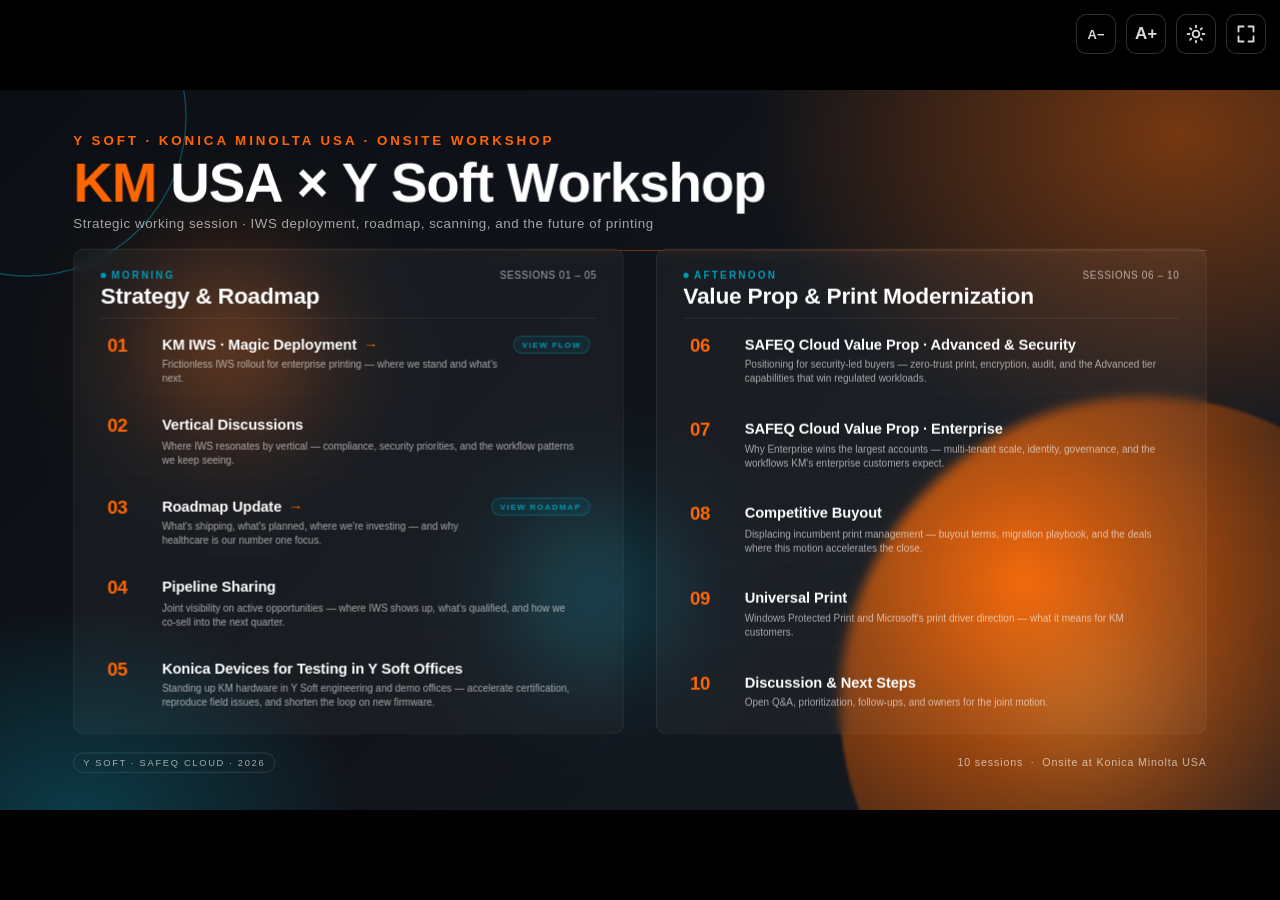
<file: konica-minolta-usa-workshop/index.html>
<!doctype html>
<html lang="en">
<head>
<meta charset="utf-8" />
<title>Konica Minolta USA · Onsite Workshop · Agenda</title>
<meta name="viewport" content="width=device-width, initial-scale=1" />
<style>
  :root {
    --orange: #FF6600;
    --teal: #009CB6;
    --ink: #0E1116;
    --ink-2: #1B1F26;
    --paper: #F6F4EE;
    --rule: rgba(255,255,255,0.10);
    --muted: rgba(255,255,255,0.62);
    --font-display: "Inter", "Helvetica Neue", Arial, sans-serif;
    --font-body: "Inter", "Helvetica Neue", Arial, sans-serif;
    --text-scale: 1;
  }
  * { box-sizing: border-box; }
  html, body { margin: 0; padding: 0; background: #000; color: #fff; font-family: var(--font-body); width: 100%; height: 100%; overflow: hidden; }

  /* ============ FULLSCREEN BUTTON ============ */
  .fs-btn {
    position: fixed;
    top: 14px; right: 14px;
    z-index: 10000;
    width: 40px; height: 40px;
    background: rgba(0,0,0,0.55);
    border: 1px solid rgba(255,255,255,0.18);
    border-radius: 10px;
    color: rgba(255,255,255,0.85);
    cursor: pointer;
    display: flex; align-items: center; justify-content: center;
    backdrop-filter: blur(8px);
    transition: background 0.2s, transform 0.2s, color 0.2s, border-color 0.2s;
  }
  .fs-btn:hover { background: rgba(255,102,0,0.18); border-color: rgba(255,102,0,0.55); color: var(--orange); transform: scale(1.06); }
  .fs-btn .fs-exit { display: none; }
  .fs-btn.is-fs .fs-enter { display: none; }
  .fs-btn.is-fs .fs-exit  { display: block; }

  /* ============ FONT-SIZE BUTTONS ============ */
  .font-btn {
    position: fixed;
    top: 14px;
    z-index: 10000;
    width: 40px; height: 40px;
    background: rgba(0,0,0,0.55);
    border: 1px solid rgba(255,255,255,0.18);
    border-radius: 10px;
    color: rgba(255,255,255,0.85);
    cursor: pointer;
    display: flex; align-items: center; justify-content: center;
    backdrop-filter: blur(8px);
    transition: background 0.25s ease, transform 0.2s ease, color 0.25s ease, border-color 0.25s ease;
    font-family: var(--font-display);
    font-weight: 700;
    user-select: none;
  }
  .font-btn:hover { background: rgba(255,102,0,0.18); border-color: rgba(255,102,0,0.55); color: var(--orange); transform: scale(1.06); }
  .font-btn.font-dec { right: 164px; font-size: 13px; }
  .font-btn.font-inc { right: 114px; font-size: 17px; }
  [data-theme="light"] .font-btn {
    background: rgba(255,255,255,0.75);
    border-color: rgba(14,17,22,0.14);
    color: rgba(14,17,22,0.75);
  }
  [data-theme="light"] .font-btn:hover {
    background: rgba(255,102,0,0.12);
    border-color: rgba(255,102,0,0.55);
    color: var(--orange);
  }

  /* ============ THEME TOGGLE BUTTON ============ */
  .theme-btn {
    position: fixed;
    top: 14px; right: 64px;
    z-index: 10000;
    width: 40px; height: 40px;
    background: rgba(0,0,0,0.55);
    border: 1px solid rgba(255,255,255,0.18);
    border-radius: 10px;
    color: rgba(255,255,255,0.85);
    cursor: pointer;
    display: flex; align-items: center; justify-content: center;
    backdrop-filter: blur(8px);
    transition: background 0.25s ease, transform 0.2s ease, color 0.25s ease, border-color 0.25s ease;
  }
  .theme-btn:hover { background: rgba(255,102,0,0.18); border-color: rgba(255,102,0,0.55); color: var(--orange); transform: scale(1.06) rotate(15deg); }
  .theme-btn .th-sun  { display: block; }
  .theme-btn .th-moon { display: none; }
  [data-theme="light"] .theme-btn .th-sun  { display: none; }
  [data-theme="light"] .theme-btn .th-moon { display: block; }

  /* ============ SMOOTH THEME TRANSITION ============ */
  body, .slide, .col, ul.agenda li, .day-name, h1.title, .sub, .eyebrow,
  .footer, .pill, .day-tag, .body .topic, .body .desc, .body .tag,
  .fs-btn, .theme-btn {
    transition: background 0.45s ease, color 0.45s ease, border-color 0.45s ease;
  }

  /* ============ LIGHT THEME OVERRIDES ============ */
  [data-theme="light"] body { color: #0E1116; background: #fff; }

  [data-theme="light"] .slide {
    background:
      radial-gradient(ellipse 1100px 820px at 92% 6%,  rgba(255,102,0,0.18) 0%, rgba(255,102,0,0) 58%),
      radial-gradient(ellipse 760px 600px  at 6%  102%, rgba(0,156,182,0.14) 0%, rgba(0,156,182,0) 55%),
      linear-gradient(135deg, #FBF9F4 0%, #FFFFFF 100%);
  }
  [data-theme="light"] .orb {
    background: radial-gradient(circle at 30% 30%, rgba(255,102,0,0.40), rgba(255,102,0,0.08) 55%, rgba(255,102,0,0) 75%);
  }
  [data-theme="light"] .bokeh.b1 { background: radial-gradient(circle, rgba(255,102,0,0.20), transparent 70%); mix-blend-mode: multiply; }
  [data-theme="light"] .bokeh.b2 { background: radial-gradient(circle, rgba(0,156,182,0.18), transparent 70%); mix-blend-mode: multiply; }
  [data-theme="light"] .bokeh.b3 { background: radial-gradient(circle, rgba(255,180,90,0.14), transparent 70%); mix-blend-mode: multiply; }
  [data-theme="light"] .ring { border-color: rgba(0,156,182,0.30); }
  [data-theme="light"] .accent-line {
    background: linear-gradient(90deg, transparent, rgba(255,102,0,0.55), rgba(0,156,182,0.45), transparent);
    background-size: 200% 100%;
  }

  [data-theme="light"] .eyebrow { color: var(--orange); }
  [data-theme="light"] h1.title { color: #0E1116; }
  [data-theme="light"] h1.title .accent { color: var(--orange); }
  [data-theme="light"] .sub { color: rgba(14,17,22,0.62); }

  [data-theme="light"] .col {
    background: rgba(14,17,22,0.025);
    border-color: rgba(14,17,22,0.10);
  }
  [data-theme="light"] .col-header { border-bottom-color: rgba(14,17,22,0.10); }
  [data-theme="light"] .col-tag { color: var(--teal); }
  [data-theme="light"] .col-name { color: #0E1116; }
  [data-theme="light"] .col-meta { color: rgba(14,17,22,0.55); }

  [data-theme="light"] ul.agenda li { border-bottom-color: rgba(14,17,22,0.06); }
  [data-theme="light"] ul.agenda li:hover { background: rgba(14,17,22,0.04); }
  [data-theme="light"] .body .topic { color: #0E1116; }
  [data-theme="light"] .body .desc { color: rgba(14,17,22,0.62); }

  [data-theme="light"] .body .tag {
    border-color: rgba(14,17,22,0.16);
    color: rgba(14,17,22,0.78);
    background: rgba(14,17,22,0.025);
  }
  [data-theme="light"] .body .tag.orange {
    border-color: rgba(255,102,0,0.55);
    color: #B45000;
    background: rgba(255,102,0,0.10);
  }
  [data-theme="light"] .body .tag.teal {
    border-color: rgba(0,156,182,0.55);
    color: #016578;
    background: rgba(0,156,182,0.10);
  }

  [data-theme="light"] .chip-link {
    color: var(--teal);
    background: rgba(0,156,182,0.10);
    border-color: rgba(0,156,182,0.55);
  }
  [data-theme="light"] ul.agenda li.linked:hover .chip-link { color: #fff; }
  [data-theme="light"] .link-arrow { color: var(--orange); }

  [data-theme="light"] .footer { color: rgba(14,17,22,0.55); }
  [data-theme="light"] .pill {
    border-color: rgba(14,17,22,0.16);
    color: rgba(14,17,22,0.62);
  }

  [data-theme="light"] .fs-btn,
  [data-theme="light"] .theme-btn {
    background: rgba(255,255,255,0.75);
    border-color: rgba(14,17,22,0.14);
    color: rgba(14,17,22,0.75);
  }
  [data-theme="light"] .fs-btn:hover,
  [data-theme="light"] .theme-btn:hover {
    background: rgba(255,102,0,0.12);
    border-color: rgba(255,102,0,0.55);
    color: var(--orange);
  }

  .slide {
    position: absolute;
    top: 50%; left: 50%;
    width: 1920px;
    height: 1080px;
    margin-left: -960px;
    margin-top: -540px;
    transform-origin: 50% 50%;
    overflow: hidden;
    background:
      radial-gradient(ellipse 1100px 820px at 92% 6%, rgba(255,102,0,0.42) 0%, rgba(255,102,0,0) 58%),
      radial-gradient(ellipse 760px 600px at 6% 102%, rgba(0,156,182,0.30) 0%, rgba(0,156,182,0) 55%),
      linear-gradient(135deg, #0B0E13 0%, #161B23 100%);
  }

  /* breathing orb */
  .orb {
    position: absolute;
    width: 920px; height: 920px;
    right: -260px; bottom: -300px;
    border-radius: 50%;
    background: radial-gradient(circle at 30% 30%, rgba(255,102,0,0.95), rgba(255,102,0,0.18) 55%, rgba(255,102,0,0) 75%);
    filter: blur(2px);
    animation: breathe 9s ease-in-out infinite;
  }
  @keyframes breathe {
    0%,100% { transform: scale(1); opacity: 0.92; }
    50%     { transform: scale(1.06); opacity: 1; }
  }

  /* drifting bokeh */
  .bokeh {
    position: absolute;
    border-radius: 50%;
    filter: blur(80px);
    pointer-events: none;
    mix-blend-mode: screen;
  }
  .bokeh.b1 { width: 380px; height: 380px; background: radial-gradient(circle, rgba(255,102,0,0.55), transparent 70%); top: 18%; left: 8%;  animation: drift1 22s ease-in-out infinite; }
  .bokeh.b2 { width: 320px; height: 320px; background: radial-gradient(circle, rgba(0,156,182,0.55), transparent 70%); top: 55%; left: 38%; animation: drift2 28s ease-in-out infinite; }
  .bokeh.b3 { width: 280px; height: 280px; background: radial-gradient(circle, rgba(255,180,90,0.40), transparent 70%); top: 72%; left: 78%; animation: drift3 26s ease-in-out infinite; }
  @keyframes drift1 { 0%,100% { transform: translate(0,0) scale(1); }     50% { transform: translate(60px,-30px) scale(1.12); } }
  @keyframes drift2 { 0%,100% { transform: translate(0,0) scale(1); }     50% { transform: translate(-80px,40px) scale(1.08); } }
  @keyframes drift3 { 0%,100% { transform: translate(0,0) scale(0.95); }  50% { transform: translate(40px,-50px) scale(1.05); } }

  /* shimmer accent line */
  .accent-line {
    position: absolute;
    left: 110px; right: 110px; top: 240px;
    height: 1px;
    background: linear-gradient(90deg, transparent, rgba(255,102,0,0.85), rgba(0,156,182,0.65), transparent);
    background-size: 200% 100%;
    opacity: 0;
    transform: scaleX(0);
    transform-origin: left center;
    animation: shimmer 6s linear infinite, lineIn 1.4s 0.5s cubic-bezier(.2,.7,.2,1) forwards;
  }
  @keyframes shimmer { 0% { background-position: 0% 0; } 100% { background-position: 200% 0; } }
  @keyframes lineIn  { from { opacity: 0; transform: scaleX(0); } to { opacity: 1; transform: scaleX(1); } }

  /* reveal animations */
  @keyframes fadeUp    { from { opacity: 0; transform: translateY(24px); } to { opacity: 1; transform: translateY(0); } }
  @keyframes fadeRight { from { opacity: 0; transform: translateX(-32px); } to { opacity: 1; transform: translateX(0); } }
  @keyframes fadeLeft  { from { opacity: 0; transform: translateX(32px); }  to { opacity: 1; transform: translateX(0); } }
  @keyframes letterIn  { from { opacity: 0; transform: translateY(40px) rotateX(-30deg); } to { opacity: 1; transform: translateY(0) rotateX(0); } }
  @keyframes pulseTeal { 0%,100% { box-shadow: 0 0 0 0 rgba(0,156,182,0.45); } 50% { box-shadow: 0 0 0 10px rgba(0,156,182,0); } }
  @keyframes glowOrange{ 0%,100% { text-shadow: 0 0 18px rgba(255,102,0,0.0); } 50% { text-shadow: 0 0 36px rgba(255,102,0,0.55); } }

  /* hero title — letter-by-letter */
  .title { perspective: 800px; }
  .title .word { display: inline-block; }
  .title .ch {
    display: inline-block;
    opacity: 0;
    transform: translateY(40px) rotateX(-30deg);
    animation: letterIn 0.7s cubic-bezier(.2,.8,.2,1) forwards;
  }
  .title .accent { animation: glowOrange 4.5s ease-in-out 2.2s infinite; }

  .eyebrow { opacity: 0; animation: fadeUp 0.8s 0.1s ease-out forwards; }
  .sub     { opacity: 0; animation: fadeUp 0.8s 1.5s ease-out forwards; }

  .col { opacity: 0; }
  .col:nth-of-type(1) { animation: fadeRight 0.9s 1.7s cubic-bezier(.2,.7,.2,1) forwards; }
  .col:nth-of-type(2) { animation: fadeLeft  0.9s 1.9s cubic-bezier(.2,.7,.2,1) forwards; }

  ul.agenda li {
    opacity: 0;
    transform: translateX(-12px);
    animation: rowIn 0.5s cubic-bezier(.2,.7,.2,1) forwards;
    transition: background 220ms ease, transform 220ms ease;
  }
  @keyframes rowIn { to { opacity: 1; transform: translateX(0); } }
  ul.agenda li:hover {
    background: rgba(255,255,255,0.04);
    transform: translateX(4px);
    border-radius: 10px;
  }

  /* demo row gets a soft pulse highlight after reveal */
  ul.agenda li.demo {
    position: relative;
    overflow: hidden;
  }
  ul.agenda li.demo::after {
    content: "";
    position: absolute;
    inset: 0;
    background: linear-gradient(90deg, transparent, rgba(255,102,0,0.18), transparent);
    transform: translateX(-100%);
    animation: sweep 5s 3.5s ease-in-out infinite;
    pointer-events: none;
  }
  @keyframes sweep { 0%,100% { transform: translateX(-100%); } 40% { transform: translateX(100%); } }

  .col-tag {
    position: relative;
    display: inline-block;
    padding-left: 16px;
  }
  .col-tag::before {
    content: "";
    position: absolute;
    left: 0; top: 50%;
    width: 8px; height: 8px;
    margin-top: -4px;
    border-radius: 50%;
    background: var(--teal);
    animation: pulseTeal 2.4s ease-in-out infinite;
  }

  .footer { opacity: 0; animation: fadeUp 0.8s 2.6s ease-out forwards; }

  @media (prefers-reduced-motion: reduce) {
    *, *::before, *::after {
      animation-duration: 0.001s !important;
      animation-delay: 0s !important;
      transition-duration: 0.001s !important;
    }
  }

  /* teal ring */
  .ring {
    position: absolute;
    left: -200px; top: -200px;
    width: 480px; height: 480px;
    border: 2px solid rgba(0,156,182,0.45);
    border-radius: 50%;
  }

  .frame { position: absolute; inset: 0; padding: 64px 110px 56px; display: flex; flex-direction: column; }

  .eyebrow {
    color: var(--orange);
    font-size: calc(20px * var(--text-scale));
    font-weight: 600;
    letter-spacing: 0.22em;
    text-transform: uppercase;
    margin-bottom: 12px;
  }

  h1.title {
    font-family: var(--font-display);
    font-weight: 800;
    font-size: calc(82px * var(--text-scale));
    line-height: 1.0;
    margin: 0 0 8px;
    letter-spacing: -0.02em;
  }
  .title .accent { color: var(--orange); }

  .sub {
    font-size: calc(20px * var(--text-scale));
    color: var(--muted);
    margin: 0 0 26px;
    letter-spacing: 0.04em;
  }

  .grid {
    display: grid;
    grid-template-columns: 1fr 1fr;
    gap: 48px;
    flex: 1;
    min-height: 0;
  }

  .col {
    position: relative;
    background: rgba(255,255,255,0.04);
    border: 1px solid var(--rule);
    border-radius: 16px;
    padding: 30px 40px 26px;
    backdrop-filter: blur(8px);
    display: flex;
    flex-direction: column;
  }

  .col-header {
    display: flex;
    align-items: baseline;
    justify-content: space-between;
    margin-bottom: 16px;
    padding-bottom: 14px;
    border-bottom: 1px solid var(--rule);
  }
  .col-tag {
    color: var(--teal);
    font-size: calc(15px * var(--text-scale));
    font-weight: 600;
    letter-spacing: 0.22em;
    text-transform: uppercase;
  }
  .col-name {
    font-size: calc(34px * var(--text-scale));
    font-weight: 700;
    margin: 2px 0 0;
    letter-spacing: -0.01em;
  }
  .col-meta {
    font-size: calc(15px * var(--text-scale));
    color: var(--muted);
    font-variant-numeric: tabular-nums;
    letter-spacing: 0.06em;
    text-transform: uppercase;
  }

  ul.agenda {
    list-style: none;
    padding: 0;
    margin: 0;
    flex: 1;
    display: flex;
    flex-direction: column;
    justify-content: space-between;
  }
  ul.agenda li {
    display: grid;
    grid-template-columns: calc(60px * var(--text-scale)) 1fr auto;
    column-gap: 22px;
    align-items: start;
    padding: 10px 10px;
    border-bottom: 1px dashed rgba(255,255,255,0.07);
  }
  ul.agenda li:last-child { border-bottom: none; }

  .num {
    font-family: var(--font-display);
    font-weight: 800;
    font-size: calc(28px * var(--text-scale));
    color: var(--orange);
    line-height: 1;
    letter-spacing: -0.02em;
    font-variant-numeric: tabular-nums;
  }
  .body .topic {
    font-size: calc(22px * var(--text-scale));
    font-weight: 700;
    color: #fff;
    line-height: 1.2;
    letter-spacing: -0.005em;
  }
  .body .desc {
    margin-top: 6px;
    font-size: calc(15px * var(--text-scale));
    color: var(--muted);
    line-height: 1.4;
  }
  .body .tags {
    margin-top: 8px;
    display: flex;
    flex-wrap: wrap;
    gap: 6px;
  }
  .body .tag {
    font-size: 12px;
    letter-spacing: 0.14em;
    text-transform: uppercase;
    padding: 4px 10px;
    border-radius: 999px;
    border: 1px solid rgba(255,255,255,0.18);
    color: rgba(255,255,255,0.82);
    background: rgba(255,255,255,0.03);
  }
  .body .tag.orange {
    border-color: rgba(255,102,0,0.55);
    color: #FFB37A;
    background: rgba(255,102,0,0.08);
  }
  .body .tag.teal {
    border-color: rgba(0,156,182,0.55);
    color: #67D6E8;
    background: rgba(0,156,182,0.10);
  }
  .chip-demo {
    align-self: start;
    font-size: 12px;
    font-weight: 700;
    letter-spacing: 0.18em;
    text-transform: uppercase;
    color: #fff;
    background: var(--orange);
    padding: 6px 12px;
    border-radius: 999px;
    white-space: nowrap;
  }
  .chip-link {
    align-self: start;
    font-size: calc(12px * var(--text-scale));
    font-weight: 700;
    letter-spacing: 0.18em;
    text-transform: uppercase;
    color: var(--teal);
    background: rgba(0,156,182,0.10);
    border: 1px solid rgba(0,156,182,0.55);
    padding: 5px 12px;
    border-radius: 999px;
    white-space: nowrap;
    transition: background 0.2s, color 0.2s, transform 0.2s;
  }
  ul.agenda li.linked { cursor: pointer; }
  ul.agenda li.linked:hover .chip-link {
    background: var(--teal);
    color: #fff;
    transform: translateX(2px);
  }
  .topic-link { text-decoration: none; color: inherit; display: inline-block; }
  .topic-link .topic { display: inline-flex; align-items: center; }
  .link-arrow {
    color: var(--orange);
    margin-left: 10px;
    transition: transform 0.2s ease;
    display: inline-block;
    font-weight: 800;
  }
  ul.agenda li.linked:hover .link-arrow { transform: translateX(4px); }

  .footer {
    margin-top: 28px;
    display: flex;
    justify-content: space-between;
    align-items: center;
    color: var(--muted);
    font-size: calc(16px * var(--text-scale));
    letter-spacing: 0.08em;
  }
  .pill {
    display: inline-block;
    padding: 6px 14px;
    border: 1px solid rgba(255,255,255,0.18);
    border-radius: 999px;
    font-size: calc(14px * var(--text-scale));
    letter-spacing: 0.18em;
    text-transform: uppercase;
    color: var(--muted);
  }
</style>
</head>
<body>

<button class="font-btn font-dec" id="fontDecBtn" title="Decrease text size (-)" aria-label="Decrease text size">A&minus;</button>
<button class="font-btn font-inc" id="fontIncBtn" title="Increase text size (+)" aria-label="Increase text size">A+</button>

<button class="theme-btn" id="themeBtn" title="Toggle light/dark (T)" aria-label="Toggle theme">
  <svg class="th-sun"  width="20" height="20" viewBox="0 0 24 24" fill="none" stroke="currentColor" stroke-width="2.2" stroke-linecap="round" stroke-linejoin="round"><circle cx="12" cy="12" r="4"/><path d="M12 2v2M12 20v2M4.93 4.93l1.41 1.41M17.66 17.66l1.41 1.41M2 12h2M20 12h2M4.93 19.07l1.41-1.41M17.66 6.34l1.41-1.41"/></svg>
  <svg class="th-moon" width="20" height="20" viewBox="0 0 24 24" fill="none" stroke="currentColor" stroke-width="2.2" stroke-linecap="round" stroke-linejoin="round"><path d="M21 12.79A9 9 0 1 1 11.21 3 7 7 0 0 0 21 12.79z"/></svg>
</button>

<button class="fs-btn" id="fsBtn" title="Fullscreen (F)" aria-label="Toggle fullscreen">
  <svg class="fs-enter" width="20" height="20" viewBox="0 0 24 24" fill="none" stroke="currentColor" stroke-width="2.2" stroke-linecap="round" stroke-linejoin="round"><path d="M3 9V3h6M21 9V3h-6M3 15v6h6M21 15v6h-6"/></svg>
  <svg class="fs-exit"  width="20" height="20" viewBox="0 0 24 24" fill="none" stroke="currentColor" stroke-width="2.2" stroke-linecap="round" stroke-linejoin="round"><path d="M9 3v6H3M15 3v6h6M9 21v-6H3M15 21v-6h6"/></svg>
</button>

<section class="slide">
  <div class="ring"></div>
  <div class="orb"></div>
  <div class="bokeh b1"></div>
  <div class="bokeh b2"></div>
  <div class="bokeh b3"></div>
  <div class="accent-line"></div>

  <div class="frame">
    <div class="eyebrow">Y Soft &middot; Konica Minolta USA &middot; Onsite Workshop</div>
    <h1 class="title" id="hero-title"><span class="accent">KM</span> USA &times; Y Soft Workshop</h1>
    <p class="sub">Strategic working session &middot; IWS deployment, roadmap, scanning, and the future of printing</p>

    <div class="grid">
      <!-- ============ MORNING ============ -->
      <div class="col">
        <div class="col-header">
          <div>
            <div class="col-tag">Morning</div>
            <div class="col-name">Strategy &amp; Roadmap</div>
          </div>
          <div class="col-meta">Sessions 01 – 05</div>
        </div>
        <ul class="agenda">
          <li class="linked" onclick="if(event.target.tagName!=='A')location.href='./magic-deployment.html'">
            <span class="num">01</span>
            <div class="body">
              <a class="topic-link" href="./magic-deployment.html">
                <div class="topic">KM IWS &middot; Magic Deployment <span class="link-arrow">&rarr;</span></div>
              </a>
              <div class="desc">Frictionless IWS rollout for enterprise printing — where we stand and what's next.</div>
            </div>
            <span class="chip-link">View flow</span>
          </li>
          <li>
            <span class="num">02</span>
            <div class="body">
              <div class="topic">Vertical Discussions</div>
              <div class="desc">Where IWS resonates by vertical — compliance, security priorities, and the workflow patterns we keep seeing.</div>
            </div>
            <span></span>
          </li>
          <li class="linked" onclick="if(event.target.tagName!=='A')location.href='./roadmap.html'">
            <span class="num">03</span>
            <div class="body">
              <a class="topic-link" href="./roadmap.html">
                <div class="topic">Roadmap Update <span class="link-arrow">&rarr;</span></div>
              </a>
              <div class="desc">What's shipping, what's planned, where we're investing — and why healthcare is our number one focus.</div>
            </div>
            <span class="chip-link">View roadmap</span>
          </li>
          <li>
            <span class="num">04</span>
            <div class="body">
              <div class="topic">Pipeline Sharing</div>
              <div class="desc">Joint visibility on active opportunities — where IWS shows up, what's qualified, and how we co-sell into the next quarter.</div>
            </div>
            <span></span>
          </li>
          <li>
            <span class="num">05</span>
            <div class="body">
              <div class="topic">Konica Devices for Testing in Y Soft Offices</div>
              <div class="desc">Standing up KM hardware in Y Soft engineering and demo offices — accelerate certification, reproduce field issues, and shorten the loop on new firmware.</div>
            </div>
            <span></span>
          </li>
        </ul>
      </div>

      <!-- ============ AFTERNOON ============ -->
      <div class="col">
        <div class="col-header">
          <div>
            <div class="col-tag">Afternoon</div>
            <div class="col-name">Value Prop &amp; Print Modernization</div>
          </div>
          <div class="col-meta">Sessions 06 – 10</div>
        </div>
        <ul class="agenda">
          <li>
            <span class="num">06</span>
            <div class="body">
              <div class="topic">SAFEQ Cloud Value Prop &middot; Advanced &amp; Security</div>
              <div class="desc">Positioning for security-led buyers — zero-trust print, encryption, audit, and the Advanced tier capabilities that win regulated workloads.</div>
            </div>
            <span></span>
          </li>
          <li>
            <span class="num">07</span>
            <div class="body">
              <div class="topic">SAFEQ Cloud Value Prop &middot; Enterprise</div>
              <div class="desc">Why Enterprise wins the largest accounts — multi-tenant scale, identity, governance, and the workflows KM's enterprise customers expect.</div>
            </div>
            <span></span>
          </li>
          <li>
            <span class="num">08</span>
            <div class="body">
              <div class="topic">Competitive Buyout</div>
              <div class="desc">Displacing incumbent print management — buyout terms, migration playbook, and the deals where this motion accelerates the close.</div>
            </div>
            <span></span>
          </li>
          <li>
            <span class="num">09</span>
            <div class="body">
              <div class="topic">Universal Print</div>
              <div class="desc">Windows Protected Print and Microsoft's print driver direction — what it means for KM customers.</div>
            </div>
            <span></span>
          </li>
          <li>
            <span class="num">10</span>
            <div class="body">
              <div class="topic">Discussion &amp; Next Steps</div>
              <div class="desc">Open Q&amp;A, prioritization, follow-ups, and owners for the joint motion.</div>
            </div>
            <span></span>
          </li>
        </ul>
      </div>
    </div>

    <div class="footer">
      <span class="pill">Y Soft &middot; SAFEQ Cloud &middot; 2026</span>
      <span>10 sessions &nbsp;&middot;&nbsp; Onsite at Konica Minolta USA</span>
    </div>
  </div>
</section>

<script>
  // ----- Letter-by-letter hero title -----
  (function splitTitle() {
    const h1 = document.getElementById('hero-title');
    if (!h1) return;
    const nodes = [...h1.childNodes];
    h1.replaceChildren();
    let i = 0;
    const addLetters = (text, target) => {
      [...text].forEach(ch => {
        const s = document.createElement('span');
        s.className = 'ch';
        s.textContent = ch === ' ' ? ' ' : ch;
        s.style.animationDelay = (0.25 + i * 0.045) + 's';
        i++;
        target.appendChild(s);
      });
    };
    nodes.forEach(node => {
      if (node.nodeType === 3) {
        node.textContent.split(' ').forEach((word, wIdx, arr) => {
          if (word.length) {
            const w = document.createElement('span');
            w.className = 'word';
            addLetters(word, w);
            h1.appendChild(w);
          }
          if (wIdx < arr.length - 1) h1.appendChild(document.createTextNode(' '));
        });
      } else if (node.nodeType === 1) {
        const wrap = document.createElement('span');
        wrap.className = 'word ' + node.className;
        addLetters(node.textContent, wrap);
        h1.appendChild(wrap);
      }
    });
  })();

  // ----- Stagger agenda rows per column -----
  document.querySelectorAll('.col').forEach((col, colIdx) => {
    const baseDelay = 1.9 + colIdx * 0.25;
    col.querySelectorAll('ul.agenda li').forEach((li, i) => {
      li.style.animationDelay = (baseDelay + i * 0.08) + 's';
    });
  });

  // ===== Auto-fit slide to viewport =====
  (function autoFit() {
    const slide = document.querySelector('.slide');
    if (!slide) return;
    function fit() {
      const s = Math.min(window.innerWidth / 1920, window.innerHeight / 1080);
      slide.style.transform = 'scale(' + s + ')';
    }
    window.addEventListener('resize', fit);
    fit();
  })();

  // ===== Fullscreen toggle (button + 'F' key) =====
  (function fullscreen() {
    const btn = document.getElementById('fsBtn');
    if (!btn) return;
    function toggle() {
      if (document.fullscreenElement) {
        document.exitFullscreen && document.exitFullscreen();
      } else {
        const el = document.documentElement;
        const req = el.requestFullscreen || el.webkitRequestFullscreen;
        if (req) {
          const p = req.call(el);
          if (p && p.catch) p.catch(function(){});
        }
      }
    }
    btn.addEventListener('click', toggle);
    document.addEventListener('keydown', function(e) {
      const tag = (e.target && e.target.tagName) || '';
      if (tag === 'INPUT' || tag === 'TEXTAREA') return;
      if ((e.key === 'f' || e.key === 'F') && !e.metaKey && !e.ctrlKey && !e.altKey) {
        e.preventDefault();
        toggle();
      }
    });
    document.addEventListener('fullscreenchange', function() {
      btn.classList.toggle('is-fs', !!document.fullscreenElement);
    });
  })();

  // ===== Theme toggle (light / dark) =====
  (function theme() {
    const btn = document.getElementById('themeBtn');
    if (!btn) return;
    function apply(t) {
      if (t === 'light') document.documentElement.setAttribute('data-theme', 'light');
      else document.documentElement.removeAttribute('data-theme');
    }
    try {
      const saved = localStorage.getItem('theme');
      if (saved === 'light' || saved === 'dark') apply(saved);
    } catch (e) {}
    btn.addEventListener('click', function() {
      const cur = document.documentElement.getAttribute('data-theme') === 'light' ? 'light' : 'dark';
      const next = cur === 'light' ? 'dark' : 'light';
      apply(next);
      try { localStorage.setItem('theme', next); } catch (e) {}
    });
    document.addEventListener('keydown', function(e) {
      const tag = (e.target && e.target.tagName) || '';
      if (tag === 'INPUT' || tag === 'TEXTAREA') return;
      if ((e.key === 't' || e.key === 'T') && !e.metaKey && !e.ctrlKey && !e.altKey) {
        e.preventDefault();
        btn.click();
      }
    });
  })();

  // ===== Font-size scale (A- / A+) =====
  (function fontScale() {
    const dec = document.getElementById('fontDecBtn');
    const inc = document.getElementById('fontIncBtn');
    if (!dec || !inc) return;
    const STEPS = [0.80, 0.90, 1.00, 1.10, 1.20];
    let idx = STEPS.indexOf(1.00);
    function apply() {
      document.documentElement.style.setProperty('--text-scale', STEPS[idx]);
      dec.disabled = idx <= 0;
      inc.disabled = idx >= STEPS.length - 1;
      dec.style.opacity = dec.disabled ? 0.4 : '';
      inc.style.opacity = inc.disabled ? 0.4 : '';
    }
    try {
      const saved = parseFloat(localStorage.getItem('km-text-scale'));
      if (!isNaN(saved)) {
        const found = STEPS.indexOf(saved);
        if (found !== -1) idx = found;
      }
    } catch (e) {}
    apply();
    dec.addEventListener('click', function() {
      if (idx > 0) { idx--; apply(); try { localStorage.setItem('km-text-scale', STEPS[idx]); } catch (e) {} }
    });
    inc.addEventListener('click', function() {
      if (idx < STEPS.length - 1) { idx++; apply(); try { localStorage.setItem('km-text-scale', STEPS[idx]); } catch (e) {} }
    });
    document.addEventListener('keydown', function(e) {
      const tag = (e.target && e.target.tagName) || '';
      if (tag === 'INPUT' || tag === 'TEXTAREA') return;
      if (e.metaKey || e.ctrlKey || e.altKey) return;
      if (e.key === '+' || e.key === '=') { e.preventDefault(); inc.click(); }
      else if (e.key === '-' || e.key === '_') { e.preventDefault(); dec.click(); }
      else if (e.key === '0') { e.preventDefault(); idx = STEPS.indexOf(1.00); apply(); try { localStorage.setItem('km-text-scale', STEPS[idx]); } catch (e) {} }
    });
  })();
</script>

</body>
</html>
</file>
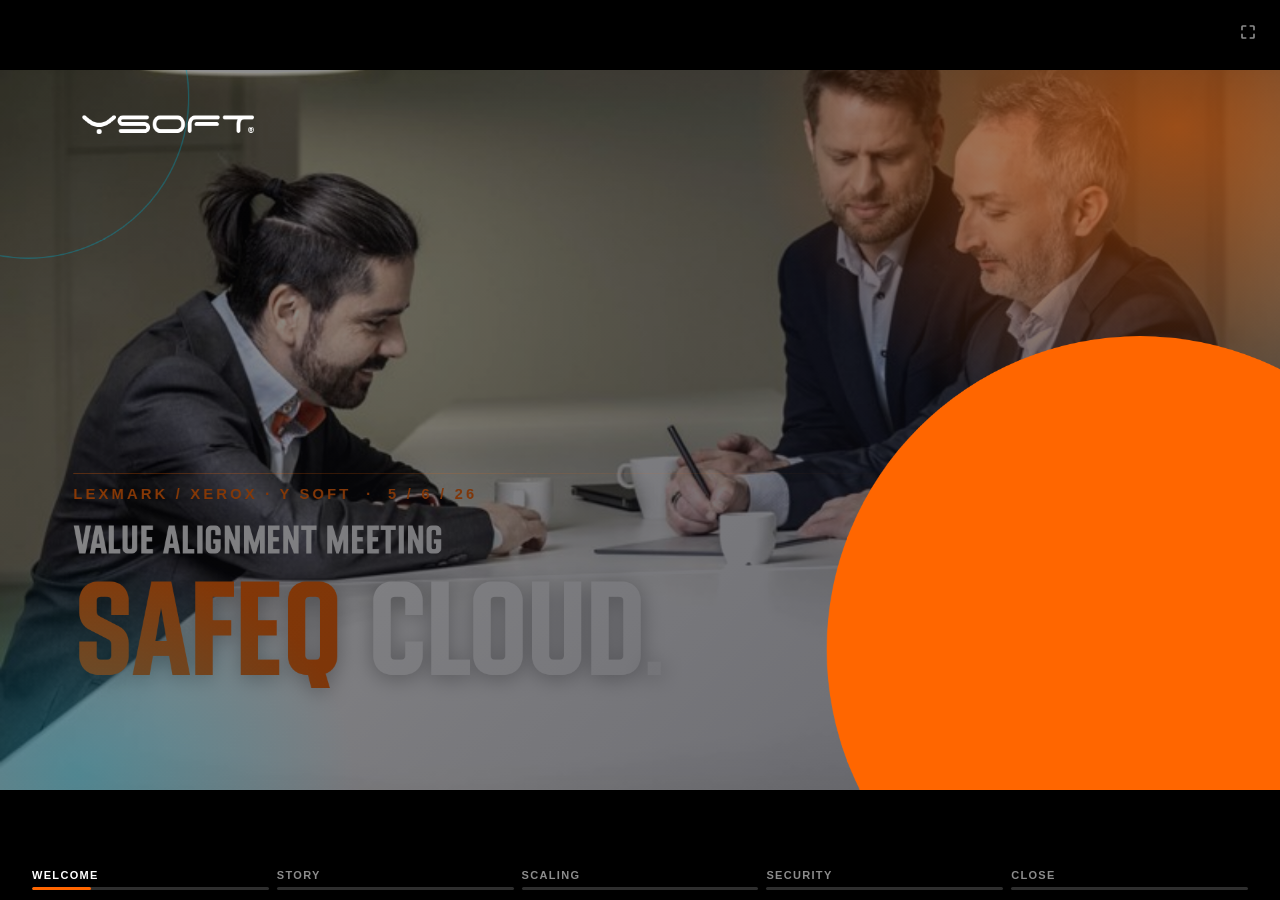
<file: lexmark-xerox/index.html>
<!doctype html>
<html lang="en">
<head>
<meta charset="utf-8" />
<title>SAFEQ Cloud · TechU Virtual</title>
<meta name="viewport" content="width=device-width, initial-scale=1" />
<link rel="stylesheet" href="styles.css" />
<script src="deck-stage.js"></script>
<template id="__bundler_thumbnail">
  <svg viewBox="0 0 400 400" xmlns="http://www.w3.org/2000/svg">
    <rect width="400" height="400" fill="#000"/>
    <circle cx="320" cy="320" r="200" fill="#FF6600"/>
    <text x="120" y="180" font-family="Arial Black,sans-serif" font-weight="900" font-size="44" fill="#fff">SAFEQ</text>
    <text x="120" y="230" font-family="Arial Black,sans-serif" font-weight="900" font-size="44" fill="#FF6600">CLOUD</text>
    <text x="120" y="280" font-family="Arial,sans-serif" font-size="22" fill="#97999B">TechU Virtual</text>
  </svg>
</template>
</head>
<body>

<button id="fs-btn" title="Toggle fullscreen (F)" aria-label="Toggle fullscreen"
  style="position:fixed;top:12px;right:12px;z-index:9999;width:40px;height:40px;
         border:none;border-radius:8px;background:rgba(0,0,0,0.55);color:#fff;
         font-size:18px;cursor:pointer;backdrop-filter:blur(6px);
         display:flex;align-items:center;justify-content:center;opacity:0.55;
         transition:opacity 120ms ease;">
  <svg width="18" height="18" viewBox="0 0 24 24" fill="none" stroke="currentColor" stroke-width="2.2" stroke-linecap="round" stroke-linejoin="round">
    <path d="M4 9V5a1 1 0 0 1 1-1h4M20 9V5a1 1 0 0 0-1-1h-4M4 15v4a1 1 0 0 0 1 1h4M20 15v4a1 1 0 0 1-1 1h-4"/>
  </svg>
</button>
<script>
(function(){
  const btn = document.getElementById('fs-btn');
  btn.addEventListener('mouseenter', () => btn.style.opacity = '1');
  btn.addEventListener('mouseleave', () => btn.style.opacity = '0.55');
  function toggleFs(){
    const d = document;
    if (!d.fullscreenElement && !d.webkitFullscreenElement) {
      const el = d.documentElement;
      (el.requestFullscreen || el.webkitRequestFullscreen).call(el);
    } else {
      (d.exitFullscreen || d.webkitExitFullscreen).call(d);
    }
  }
  btn.addEventListener('click', toggleFs);
  window.addEventListener('keydown', (e) => {
    if (e.key === 'f' || e.key === 'F') {
      if (e.target.tagName === 'INPUT' || e.target.tagName === 'TEXTAREA') return;
      toggleFs();
    }
  });
})();
</script>

<deck-stage width="1920" height="1080">
  <!-- ============================================================
       01 · TITLE
       ============================================================ -->
  <section class="slide slide--dark" data-label="Title">
    <!-- Background photo, used as faint texture -->
    <img src="assets/meeting-table.jpg" class="bleed-img" alt=""
         style="object-position: center; opacity: 0.45; filter: saturate(0.85) contrast(1.05) brightness(1.1); z-index: 0;" />

    <!-- Rich layered gradient: warm orange wash top-right, teal hint bottom-left, mid-ink base -->
    <div style="position: absolute; inset: 0; z-index: 1;
                background:
                  radial-gradient(ellipse 1100px 820px at 92% 8%, rgba(255,102,0,0.50) 0%, rgba(255,102,0,0) 58%),
                  radial-gradient(ellipse 760px 600px at 6% 98%, rgba(0,156,182,0.34) 0%, rgba(0,156,182,0) 55%),
                  linear-gradient(135deg, rgba(0,0,0,0.42) 0%, rgba(20,20,30,0.66) 100%);
                pointer-events: none;"></div>

    <!-- Orange orb (bleeds off bottom-right, breathes perpetually) -->
    <div class="circle title-orb" style="width: 940px; height: 940px; right: -260px; bottom: -260px; opacity: 0.92; z-index: 2;"></div>

    <!-- Teal accent ring (top-left) -->
    <div class="title-ring" style="position: absolute; left: -200px; top: -200px;
                                    width: 480px; height: 480px;
                                    border: 2px solid rgba(0,156,182,0.40);
                                    border-radius: 50%;
                                    z-index: 2; pointer-events: none;"></div>

    <!-- Subtle thin diagonal accent line behind hero text -->
    <div style="position: absolute; left: 110px; right: 30%; top: 56%;
                height: 1px; background: linear-gradient(90deg, rgba(255,102,0,0.55), rgba(255,102,0,0));
                z-index: 2; pointer-events: none;"></div>

    <img src="assets/ysoft-logo-white.svg" class="logo-tl white" alt="Y Soft" />

    <div class="frame" style="justify-content: flex-end; padding-bottom: 140px;">
      <div class="eyebrow" style="color: var(--orange); margin-bottom: 28px; font-size: 22px; letter-spacing: 0.22em;">
        Lexmark / Xerox · Y Soft &nbsp;·&nbsp; 5 / 6 / 26
      </div>
      <div class="title-pretitle" style="font-family: var(--font-display); font-weight: 700; text-transform: uppercase;
                                          font-size: 60px; line-height: 1.0; color: rgba(255,255,255,0.96);
                                          margin-bottom: 18px; letter-spacing: -0.005em;">
        Value Alignment Meeting
      </div>
      <h1 class="display h-display title-hero" style="color: #fff; font-size: 200px; line-height: 0.92;
                                                       margin: 0; letter-spacing: -0.02em;
                                                       text-shadow: 0 4px 32px rgba(0,0,0,0.35);">
        <span style="color: var(--orange);">SAFEQ</span> Cloud<span style="color: rgba(255,255,255,0.82); font-size: 0.7em;">.</span>
      </h1>
    </div>
  </section>

  <!-- ============================================================
       03 · TODAY'S AGENDA
       ============================================================ -->
  <section class="slide" data-label="Today's Agenda">
    <img src="assets/ysoft-logo-orange.svg" class="logo-tl" alt="Y Soft" />
    <div class="frame">
      <div class="eyebrow">Today's Agenda</div>
      <h1 class="display h-title" style="margin-bottom: 64px;">Today's session</h1>

      <div style="max-width: 1600px;">
        <div class="agenda-row">
          <div class="agenda-num">01</div>
          <div class="agenda-title">Introductions and welcome</div>
          <div class="agenda-meta">Kick-off</div>
        </div>
        <div class="agenda-row">
          <div class="agenda-num">02</div>
          <div class="agenda-title">Y Soft CEO Václav Muchna · Perspective</div>
          <div class="agenda-meta">Vision</div>
        </div>
        <div class="agenda-row">
          <div class="agenda-num">03</div>
          <div class="agenda-title">Lexmark / Xerox priorities discussion</div>
          <div class="agenda-meta">Discovery</div>
        </div>
        <div class="agenda-row">
          <div class="agenda-num">04</div>
          <div class="agenda-title">Value alignment</div>
          <div class="agenda-meta">Where we connect</div>
        </div>
        <div class="agenda-row">
          <div class="agenda-num">05</div>
          <div class="agenda-title">Next steps</div>
          <div class="agenda-meta">Path forward</div>
        </div>
      </div>
    </div>
    <div class="footer"><span class="page-no">03 · Agenda</span><span>Value Alignment Meeting · SAFEQ Cloud</span></div>
  </section>

  <!-- ============================================================
       06 · WHO IS Y SOFT?
       ============================================================ -->
  <section class="slide slide--wash" data-label="Who is Y Soft">
    <img src="assets/ysoft-logo-orange.svg" class="logo-tl" alt="Y Soft" />
    <div class="frame" style="flex-direction: row; gap: 80px; align-items: center;">
      <div style="flex: 1;">
        <div class="eyebrow">Who we are</div>
        <h1 class="display h-title" style="margin-bottom: 36px;">Y Soft at a glance</h1>
        <p class="perex" style="margin-bottom: 56px;">
          A privately-owned technology company from Brno, Czech Republic — optimising for the long horizon, with no external investors.
        </p>

        <div style="display: grid; grid-template-columns: 1fr 1fr; gap: 44px 80px;">
          <div>
            <div class="stat-big" style="font-size: 108px;"><span data-count-to="26" data-count-delay="500" data-count-duration="1100">0</span></div>
            <div class="stat-label">Years of innovation</div>
          </div>
          <div>
            <div class="stat-big" style="font-size: 108px;"><span data-count-to="44" data-count-delay="650" data-count-duration="1300">0</span>%</div>
            <div class="stat-label">of Global Fortune 500</div>
          </div>
          <div>
            <div class="stat-big" style="font-size: 108px;"><span data-count-to="100" data-count-delay="800" data-count-duration="1500">0</span><span style="color: var(--orange);">+</span></div>
            <div class="stat-label">Countries served</div>
          </div>
          <div>
            <div class="stat-big" style="font-size: 108px;"><span data-count-to="31" data-count-delay="950" data-count-duration="1500">0</span>k<span style="color: var(--orange);">+</span></div>
            <div class="stat-label">Customers worldwide</div>
          </div>
        </div>
      </div>

      <!-- Visual: stacked circles using brand photos -->
      <div style="width: 640px; height: 840px; position: relative; flex-shrink: 0;">
        <div style="position: absolute; top: 0; right: 40px; width: 380px; height: 380px; border-radius: 50%; overflow: hidden; border: 10px solid var(--orange);">
          <img src="assets/woman-portrait.jpg" style="width: 100%; height: 100%; object-fit: cover;" alt="" />
        </div>
        <div style="position: absolute; top: 320px; left: 0; width: 300px; height: 300px; border-radius: 50%; overflow: hidden;">
          <img src="assets/meeting-table.jpg" style="width: 100%; height: 100%; object-fit: cover;" alt="" />
        </div>
        <div style="position: absolute; bottom: 0; right: 80px; width: 340px; height: 340px; border-radius: 50%; overflow: hidden;">
          <img src="assets/man-booth.jpg" style="width: 100%; height: 100%; object-fit: cover;" alt="" />
        </div>
      </div>
    </div>
    <div class="footer"><span class="page-no">04 · Context</span><span>SAFEQ Cloud · TechU Virtual</span></div>
  </section>

  <!-- ============================================================
       04 · WHAT Y SOFT DOES
       ============================================================ -->
  <section class="slide" data-label="What Y Soft does">
    <img src="assets/ysoft-logo-orange.svg" class="logo-tl" alt="Y Soft" />
    <div class="frame">
      <div class="eyebrow">What we do</div>
      <h1 class="display h-title" style="margin-bottom: 64px;">Hardware and software, 26&nbsp;years in.</h1>

      <div style="display: grid; grid-template-columns: 1fr 1fr; gap: 48px; flex: 1;">
        <!-- HARDWARE -->
        <div class="card card--wash" style="padding: 56px 48px; display: flex; flex-direction: column;">
          <div style="display: flex; align-items: center; gap: 20px; margin-bottom: 28px;">
            <div style="width: 56px; height: 56px; border-radius: 50%; background: var(--orange);"></div>
            <div class="card-title" style="font-size: 40px;">Hardware</div>
          </div>
          <p class="card-body" style="font-size: 26px; margin-bottom: 28px;">
            Designed and manufactured in-house. The card readers, terminals and edge devices under the Y Soft name — and the OEM work that powers our Ventures portfolio.
          </p>
          <ul style="margin: 0; padding-left: 0; list-style: none;">
            <li style="padding: 8px 0 8px 24px; position: relative; font-size: 24px; color: var(--grey-11);">
              <span style="position: absolute; left: 0; top: 16px; width: 10px; height: 10px; border-radius: 50%; background: var(--orange);"></span>
              Contactless card readers
            </li>
            <li style="padding: 8px 0 8px 24px; position: relative; font-size: 24px; color: var(--grey-11);">
              <span style="position: absolute; left: 0; top: 16px; width: 10px; height: 10px; border-radius: 50%; background: var(--orange);"></span>
              Edge devices &amp; external terminals
            </li>
            <li style="padding: 8px 0 8px 24px; position: relative; font-size: 24px; color: var(--grey-11);">
              <span style="position: absolute; left: 0; top: 16px; width: 10px; height: 10px; border-radius: 50%; background: var(--orange);"></span>
              Manufactured in Brno, Czech Republic
            </li>
          </ul>
        </div>

        <!-- SOFTWARE -->
        <div class="card card--wash" style="padding: 56px 48px; display: flex; flex-direction: column;">
          <div style="display: flex; align-items: center; gap: 20px; margin-bottom: 28px;">
            <div style="width: 56px; height: 56px; border-radius: 50%; background: var(--turq);"></div>
            <div class="card-title" style="font-size: 40px;">Software</div>
          </div>
          <p class="card-body" style="font-size: 26px; margin-bottom: 28px;">
            A print &amp; scan platform used by a million people every day, plus the AI and employee-experience tools we've built alongside it.
          </p>
          <ul style="margin: 0; padding-left: 0; list-style: none;">
            <li style="padding: 8px 0 8px 24px; position: relative; font-size: 24px; color: var(--grey-11);">
              <span style="position: absolute; left: 0; top: 16px; width: 10px; height: 10px; border-radius: 50%; background: var(--turq);"></span>
              Printing &amp; scanning platform (SAFEQ Cloud)
            </li>
            <li style="padding: 8px 0 8px 24px; position: relative; font-size: 24px; color: var(--grey-11);">
              <span style="position: absolute; left: 0; top: 16px; width: 10px; height: 10px; border-radius: 50%; background: var(--turq);"></span>
              Automation &amp; continuous testing (AIVA)
            </li>
            <li style="padding: 8px 0 8px 24px; position: relative; font-size: 24px; color: var(--grey-11);">
              <span style="position: absolute; left: 0; top: 16px; width: 10px; height: 10px; border-radius: 50%; background: var(--turq);"></span>
              Employee experience platform (CLERBO)
            </li>
          </ul>
        </div>
      </div>
    </div>
    <div class="footer"><span class="page-no">05 · Context</span><span>SAFEQ Cloud · TechU Virtual</span></div>
  </section>

  <!-- ============================================================
       CUSTOMERS · YOU'RE NOT ALONE
       ============================================================ -->
  <section class="slide slide--wash" data-label="Customers">
    <img src="assets/safeq-cloud-logo-orange.svg" class="logo-tl" alt="SAFEQ Cloud" />
    <div class="frame">
      <div class="eyebrow">Trusted globally · Selected customers</div>
      <h1 class="display h-title split-words" style="margin-bottom: 24px;">Companies entrusting Y&nbsp;Soft with their print infrastructure.</h1>
      <p class="perex" style="margin-bottom: 56px; max-width: 1700px;">
        From iconic consumer brands to national governments and tier-1 financial institutions — these organisations rely on Y&nbsp;Soft to run print at scale, securely. You're in good company.
      </p>

      <div class="customer-wall customer-wall--dense customer-wall--logos">
        <div class="customer-tile" style="--i: 0;"><img src="assets/customer-logos/coca-cola.svg" alt="Coca-Cola" /></div>
        <div class="customer-tile" style="--i: 1;"><img src="assets/customer-logos/microsoft.svg" alt="Microsoft" /></div>
        <div class="customer-tile" style="--i: 2;"><img src="assets/customer-logos/oracle.svg" alt="Oracle" /></div>
        <div class="customer-tile" style="--i: 3;"><img src="assets/customer-logos/linkedin.png" alt="LinkedIn" /></div>
        <div class="customer-tile" style="--i: 4;"><img src="assets/customer-logos/dell.svg" alt="Dell" /></div>
        <div class="customer-tile" style="--i: 5;"><img src="assets/customer-logos/boeing.svg" alt="Boeing" /></div>
        <div class="customer-tile" style="--i: 6;"><img src="assets/customer-logos/verizon.svg" alt="Verizon" /></div>
        <div class="customer-tile" style="--i: 7;"><img src="assets/customer-logos/pratt-whitney.svg" alt="Pratt &amp; Whitney" /></div>
        <div class="customer-tile" style="--i: 8;"><img src="assets/customer-logos/subaru.svg" alt="Subaru" /></div>
        <div class="customer-tile" style="--i: 9;"><img src="assets/customer-logos/mars.svg" alt="Mars, Inc." /></div>
        <div class="customer-tile" style="--i: 10;"><img src="assets/customer-logos/procter-gamble.svg" alt="Procter &amp; Gamble" /></div>
        <div class="customer-tile" style="--i: 11;"><img src="assets/customer-logos/sysco.svg" alt="Sysco" /></div>
        <div class="customer-tile" style="--i: 12;"><img src="assets/customer-logos/us-foods.svg" alt="US Foods" /></div>
        <div class="customer-tile" style="--i: 13;"><img src="assets/customer-logos/citgo.svg" alt="Citgo" /></div>
        <div class="customer-tile" style="--i: 14;"><img src="assets/customer-logos/hearst.svg" alt="Hearst Media" /></div>
        <div class="customer-tile" style="--i: 15;"><img src="assets/customer-logos/wework.png" alt="WeWork" /></div>
        <div class="customer-tile" style="--i: 16;"><img src="assets/customer-logos/sp-global.svg" alt="S&amp;P Global" /></div>
        <div class="customer-tile" style="--i: 17;"><img src="assets/customer-logos/vanguard.png" alt="Vanguard" /></div>
        <div class="customer-tile" style="--i: 18;"><img src="assets/customer-logos/santander.svg" alt="Santander Bank" /></div>
        <div class="customer-tile" style="--i: 19;"><img class="logo-lg" src="assets/customer-logos/commonwealth-bank.svg" alt="Commonwealth Bank of Australia" /></div>
        <div class="customer-tile" style="--i: 20;"><img class="logo-lg" src="assets/customer-logos/uk-government.webp" alt="UK Government" /></div>
        <div class="customer-tile" style="--i: 21;"><img src="assets/customer-logos/nz-government.svg" alt="NZ Government" /></div>
      </div>

      <p style="font-family: var(--font-sans); font-style: italic; font-size: 20px; color: var(--grey-7); margin-top: 36px; max-width: 1500px;">
        Logos are placeholders pending brand-use approval. Selection illustrative — not an exhaustive list.
      </p>
    </div>
    <div class="footer"><span class="page-no">Customers</span><span>Selected customers · You're not alone</span></div>
  </section>

  <!-- ============================================================
       05 · WHY CLOUD  (replaces cluttered quote slide)
       ============================================================ -->
  <section class="slide" data-label="Why cloud">
    <img src="assets/safeq-cloud-logo-orange.svg" class="logo-tl" alt="SAFEQ Cloud" />
    <div class="frame">
      <div class="eyebrow">Why cloud</div>
      <h1 class="display h-title" style="margin-bottom: 72px;">Three reasons IT teams are moving printing off the server rack.</h1>

      <div style="display: grid; grid-template-columns: 1fr 1fr 1fr; gap: 48px; flex: 1;">
        <div>
          <div style="width: 96px; height: 96px; border-radius: 50%; background: var(--orange); color: #fff; display: flex; align-items: center; justify-content: center; font-family: var(--font-display); font-weight: 700; font-size: 48px; margin-bottom: 32px;">01</div>
          <h3 class="card-title" style="font-size: 44px; margin-bottom: 20px;">Business agility</h3>
          <p style="font-size: 26px; line-height: 1.45; color: var(--grey-11); margin: 0;">
            Scale up and down without procurement cycles. Faster time-to-market, less reliance on IT for day-to-day change.
          </p>
        </div>
        <div>
          <div style="width: 96px; height: 96px; border-radius: 50%; background: var(--turq); color: #fff; display: flex; align-items: center; justify-content: center; font-family: var(--font-display); font-weight: 700; font-size: 48px; margin-bottom: 32px;">02</div>
          <h3 class="card-title" style="font-size: 44px; margin-bottom: 20px;">IT efficiency</h3>
          <p style="font-size: 26px; line-height: 1.45; color: var(--grey-11); margin: 0;">
            Ease of administration. Simple deployment and scaling. Connect from anywhere, by default secure.
          </p>
        </div>
        <div>
          <div style="width: 96px; height: 96px; border-radius: 50%; background: var(--ink); color: #fff; display: flex; align-items: center; justify-content: center; font-family: var(--font-display); font-weight: 700; font-size: 48px; margin-bottom: 32px;">03</div>
          <h3 class="card-title" style="font-size: 44px; margin-bottom: 20px;">Economy of scale</h3>
          <p style="font-size: 26px; line-height: 1.45; color: var(--grey-11); margin: 0;">
            Low upfront investment. Pay as you go. OPEX instead of CAPEX, and no five-year refresh cycle.
          </p>
        </div>
      </div>

      <p style="font-family: var(--font-sans); font-style: italic; font-size: 24px; color: var(--grey-7); margin-top: 48px; max-width: 1200px;">
        "Our main goals were to keep IT simple and business continuity — the biggest benefit of moving to the cloud was the speed of serving IT solutions, and functionality improved."<br/>
        <span style="font-style: normal; font-weight: 600; color: var(--grey-11); font-size: 20px;">— Tom Luinstra, Ambiq Healthcare</span>
      </p>
    </div>
    <div class="footer"><span class="page-no">06 · Context</span><span>SAFEQ Cloud · TechU Virtual</span></div>
  </section>

  <!-- ============================================================
       06 · CLOUD PRINT DOMINATES NEW ROLLOUTS
       ============================================================ -->
  <section class="slide" data-label="Cloud print dominates">
    <img src="assets/safeq-cloud-logo-orange.svg" class="logo-tl" alt="SAFEQ Cloud" />
    <div class="frame" style="flex-direction: row; gap: 80px;">
      <div style="flex: 1; display: flex; flex-direction: column; justify-content: center;">
        <div class="eyebrow">Market signal</div>
        <h1 class="display h-title" style="margin-bottom: 40px;">Cloud print now leads new rollouts, worldwide.</h1>
        <p class="perex" style="margin-bottom: 56px;">
          In 2025, cloud overtook on-prem globally after four years of accelerating adoption. A tipping point, not a trend.
        </p>

        <div style="display: flex; gap: 64px; align-items: baseline;">
          <div>
            <div class="stat-big" style="font-size: 200px;">64.8<span style="color: var(--orange);">%</span></div>
            <div class="stat-label">of new deployments, now cloud</div>
          </div>
        </div>
      </div>

      <!-- Growth chart -->
      <div style="width: 720px; display: flex; flex-direction: column; justify-content: center; padding-top: 60px;">
        <svg viewBox="0 0 720 480" style="width: 100%;">
          <!-- gridlines -->
          <g stroke="#E5E5E5" stroke-width="1">
            <line x1="60" y1="40"  x2="720" y2="40"/>
            <line x1="60" y1="140" x2="720" y2="140"/>
            <line x1="60" y1="240" x2="720" y2="240"/>
            <line x1="60" y1="340" x2="720" y2="340"/>
            <line x1="60" y1="420" x2="720" y2="420"/>
          </g>
          <!-- y axis labels -->
          <g font-family="Inter" font-size="16" fill="#97999B">
            <text x="46" y="45" text-anchor="end">80%</text>
            <text x="46" y="145" text-anchor="end">60%</text>
            <text x="46" y="245" text-anchor="end">40%</text>
            <text x="46" y="345" text-anchor="end">20%</text>
            <text x="46" y="425" text-anchor="end">0%</text>
          </g>
          <!-- Data: 2021 1%, 2022 2.21%, 2023 16.94%, 2024 42.64%, 2025 64.8% -->
          <!-- x: 110, 260, 410, 560, 680 -->
          <path d="M 110,415 L 260,411 L 410,335 L 560,207 L 680,97"
                fill="none" stroke="#FF6600" stroke-width="6" stroke-linecap="round" stroke-linejoin="round"/>
          <!-- area fill -->
          <path d="M 110,415 L 260,411 L 410,335 L 560,207 L 680,97 L 680,420 L 110,420 Z"
                fill="#FF6600" fill-opacity="0.08"/>
          <!-- dots -->
          <g fill="#FF6600">
            <circle cx="110" cy="415" r="8"/>
            <circle cx="260" cy="411" r="8"/>
            <circle cx="410" cy="335" r="8"/>
            <circle cx="560" cy="207" r="8"/>
            <circle cx="680" cy="97" r="10" fill="#000"/>
          </g>
          <!-- value labels -->
          <g font-family="Inter" font-size="18" font-weight="600" fill="#000">
            <text x="110" y="395" text-anchor="middle">1.0%</text>
            <text x="260" y="391" text-anchor="middle">2.2%</text>
            <text x="410" y="315" text-anchor="middle">16.9%</text>
            <text x="560" y="187" text-anchor="middle">42.6%</text>
            <text x="680" y="77"  text-anchor="middle" fill="#FF6600">64.8%</text>
          </g>
          <!-- x axis -->
          <g font-family="Inter" font-size="18" fill="#53565A">
            <text x="110" y="455" text-anchor="middle">2021</text>
            <text x="260" y="455" text-anchor="middle">2022</text>
            <text x="410" y="455" text-anchor="middle">2023</text>
            <text x="560" y="455" text-anchor="middle">2024</text>
            <text x="680" y="455" text-anchor="middle" font-weight="700" fill="#000">2025</text>
          </g>
        </svg>
        <p style="margin-top: 16px; font-size: 18px; color: var(--grey-7); text-align: center;">
          Share of new SAFEQ deployments going to cloud, 2021–2025. Source: Y&nbsp;Soft internal research.
        </p>
      </div>
    </div>
    <div class="footer"><span class="page-no">07 · Context</span><span>SAFEQ Cloud · TechU Virtual</span></div>
  </section>

  <!-- ============================================================
       08 · WHAT IS SAFEQ CLOUD?  (3 pillars overview)
       ============================================================ -->
  <section class="slide slide--wash" data-label="What is SAFEQ Cloud">
    <img src="assets/safeq-cloud-logo-orange.svg" class="logo-tl" alt="SAFEQ Cloud" />
    <div class="frame">
      <div class="eyebrow">Product</div>
      <h1 class="display h-title" style="margin-bottom: 20px;">What is SAFEQ Cloud?</h1>
      <p class="perex" style="margin-bottom: 60px;">
        A modern print &amp; scan platform, delivered as a service. Built on three pillars that together make up the promise.
      </p>

      <div class="pillars" style="flex: 1;">
        <div class="pillar">
          <div class="pillar-num">01</div>
          <div class="pillar-title">Infrastructure</div>
          <p style="font-size: 22px; color: var(--grey-7); margin: 0;">What you stop paying for when print moves to the cloud.</p>
          <ul>
            <li>Save thousands on HW print servers</li>
            <li>Eliminate print driver management</li>
            <li>Reduce IT tickets; free up teams for strategic work</li>
            <li>Accelerate digital transformation</li>
          </ul>
        </div>
        <div class="pillar">
          <div class="pillar-num">02</div>
          <div class="pillar-title">Security</div>
          <p style="font-size: 22px; color: var(--grey-7); margin: 0;">Why SAFEQ Cloud is safer than on-premise, by design.</p>
          <ul>
            <li>Automated maintenance, validated updates, rollbacks</li>
            <li>WIZ vulnerability management with daily scans</li>
            <li>MXDR — 24/7 security surveillance</li>
            <li>3rd-party penetration testing · ISO 27001 · SOC 2</li>
          </ul>
        </div>
        <div class="pillar">
          <div class="pillar-num">03</div>
          <div class="pillar-title">Features</div>
          <p style="font-size: 22px; color: var(--grey-7); margin: 0;">The everyday capabilities users and admins actually touch.</p>
          <ul>
            <li>Direct and secure print · location-aware printing</li>
            <li>Mobile &amp; guest printing</li>
            <li>One-click scan workflows with ABBYY OCR</li>
            <li>Advanced insights, universal print driver, reserved infra</li>
          </ul>
        </div>
      </div>
    </div>
    <div class="footer"><span class="page-no">09 · Product</span><span>SAFEQ Cloud · TechU Virtual</span></div>
  </section>

  <!-- ============================================================
       PILLAR 1 · INFRASTRUCTURE (divider)
       ============================================================ -->
  <section class="slide slide--dark" data-label="Pillar 1 divider">
    <div class="circle" style="width: 1100px; height: 1100px; left: -320px; bottom: -320px; background: var(--orange);"></div>
    <img src="assets/ysoft-icon-white.png" alt="" style="position: absolute; top: 64px; left: 110px; height: 56px; z-index: 3;" />

    <div class="frame" style="justify-content: center; z-index: 2; align-items: flex-end; text-align: right;">
      <div class="eyebrow" style="color: var(--turq);">Pillar 01 · Infrastructure</div>
      <h1 class="display" style="color: #fff; font-size: 220px; margin-bottom: 32px;">
        Infrastructure.
      </h1>
      <p class="body-lg" style="color: rgba(255,255,255,0.8); max-width: 1100px;">
        How SAFEQ Cloud is deployed, how it scales, and the dedicated option we recommend for Lexmark / Xerox.
      </p>
    </div>
    <div class="footer on-dark"><span class="page-no">Pillar 01</span><span style="color: rgba(255,255,255,0.5);">Infrastructure</span></div>
  </section>

  <!-- ============================================================
       07 · THREE SAFEQ CLOUD DEPLOYMENT OPTIONS
       ============================================================ -->
  <section class="slide slide--wash" data-label="Three deployment options">
    <img src="assets/safeq-cloud-logo-orange.svg" class="logo-tl" alt="SAFEQ Cloud" />
    <div class="frame">
      <div class="eyebrow">Deployment options · Choose your control level</div>
      <h1 class="display h-title split-words" style="margin-bottom: 28px;">Three ways to deploy SAFEQ Cloud.</h1>
      <p class="perex" style="margin-bottom: 64px; max-width: 1600px;">
        A spectrum, based on how much data control and operational ownership you need — from standard multi-tenant cloud to fully managed on-premise. <strong>For Lexmark / Xerox, we recommend Reserved.</strong>
      </p>

      <div style="display: grid; grid-template-columns: 1fr 1fr 1fr; gap: 32px; flex: 1; align-items: stretch;">
        <!-- Multi-Tenant -->
        <div class="card" style="padding: 44px 36px; display: flex; flex-direction: column; gap: 16px;">
          <div style="width: 56px; height: 56px; border-radius: 12px; background: var(--turq-wash); display: flex; align-items: center; justify-content: center;">
            <svg width="32" height="32" viewBox="0 0 24 24" fill="none" stroke="var(--turq)" stroke-width="2" stroke-linecap="round" stroke-linejoin="round" aria-hidden="true">
              <path d="M17.5 19a4.5 4.5 0 1 0 0-9h-1.8a7 7 0 1 0-11.7 6.5"/>
            </svg>
          </div>
          <div class="caption" style="margin-bottom: 0; color: var(--grey-7);">Standard cloud</div>
          <h3 style="font-family: var(--font-display); font-weight: 700; text-transform: uppercase; font-size: 38px; line-height: 1.05; margin: 0;">Multi-Tenant</h3>
          <p style="font-size: 20px; line-height: 1.45; color: var(--grey-11); margin: 0;">Shared SAFEQ Cloud with full automation, three-zone HA, and bi-weekly updates. The default for most customers.</p>
          <ul style="list-style: none; padding: 0; margin: 12px 0 0; font-size: 18px; color: var(--grey-11);">
            <li style="padding: 6px 0 6px 18px; position: relative;"><span style="position:absolute;left:0;top:14px;width:6px;height:6px;border-radius:50%;background:var(--grey-7);"></span>Per-device licensing</li>
            <li style="padding: 6px 0 6px 18px; position: relative;"><span style="position:absolute;left:0;top:14px;width:6px;height:6px;border-radius:50%;background:var(--grey-7);"></span>Y Soft–operated DCs worldwide</li>
            <li style="padding: 6px 0 6px 18px; position: relative;"><span style="position:absolute;left:0;top:14px;width:6px;height:6px;border-radius:50%;background:var(--grey-7);"></span>Standard SLA</li>
          </ul>
        </div>

        <!-- Reserved (RECOMMENDED) -->
        <div class="card card--orange card--recommended" style="padding: 56px 36px 44px; display: flex; flex-direction: column; gap: 16px; position: relative; box-shadow: 0 14px 40px rgba(255,102,0,0.22); transform: translateY(-12px);">
          <span class="badge-recommended" style="position: absolute; top: -18px; left: 50%; transform: translateX(-50%); background: var(--ink); color: #fff; font-family: var(--font-display); font-weight: 700; font-size: 14px; letter-spacing: 0.18em; text-transform: uppercase; padding: 8px 18px; border-radius: 4px; white-space: nowrap; z-index: 2;">★ Recommended</span>
          <div style="width: 56px; height: 56px; border-radius: 12px; background: rgba(255,255,255,0.18); display: flex; align-items: center; justify-content: center;">
            <svg width="32" height="32" viewBox="0 0 24 24" fill="none" stroke="#fff" stroke-width="2" stroke-linecap="round" stroke-linejoin="round" aria-hidden="true">
              <path d="M12 2 4 5v6.5c0 5 3.4 9.6 8 10.5 4.6-.9 8-5.5 8-10.5V5l-8-3z"/>
              <path d="M9 12l2 2 4-4"/>
            </svg>
          </div>
          <div class="caption" style="margin-bottom: 0; color: rgba(255,255,255,0.85);">Dedicated</div>
          <h3 style="font-family: var(--font-display); font-weight: 700; text-transform: uppercase; font-size: 38px; line-height: 1.05; margin: 0; color: #fff;">Reserved</h3>
          <p style="font-size: 20px; line-height: 1.45; color: #fff; margin: 0; opacity: 0.96;">Dedicated infrastructure in a dual-zone setup, in the Y Soft–operated DC of Lexmark / Xerox's choice. Same platform, isolated environment, premium SLA.</p>
          <ul style="list-style: none; padding: 0; margin: 12px 0 0; font-size: 18px; color: #fff;">
            <li style="padding: 6px 0 6px 18px; position: relative;"><span style="position:absolute;left:0;top:14px;width:6px;height:6px;border-radius:50%;background:#fff;"></span>Flat per-customer / year</li>
            <li style="padding: 6px 0 6px 18px; position: relative;"><span style="position:absolute;left:0;top:14px;width:6px;height:6px;border-radius:50%;background:#fff;"></span>Customer-chosen DC (AWS or OTC)</li>
            <li style="padding: 6px 0 6px 18px; position: relative;"><span style="position:absolute;left:0;top:14px;width:6px;height:6px;border-radius:50%;background:#fff;"></span>Premium SLA included</li>
          </ul>
        </div>

        <!-- Managed On-Prem -->
        <div class="card" style="padding: 44px 36px; display: flex; flex-direction: column; gap: 16px;">
          <div style="width: 56px; height: 56px; border-radius: 12px; background: #F2F2F2; display: flex; align-items: center; justify-content: center;">
            <svg width="32" height="32" viewBox="0 0 24 24" fill="none" stroke="var(--ink)" stroke-width="2" stroke-linecap="round" stroke-linejoin="round" aria-hidden="true">
              <rect x="3" y="3" width="18" height="6" rx="1"/>
              <rect x="3" y="15" width="18" height="6" rx="1"/>
              <path d="M7 6h.01M7 18h.01"/>
            </svg>
          </div>
          <div class="caption" style="margin-bottom: 0; color: var(--grey-7);">Maximum control</div>
          <h3 style="font-family: var(--font-display); font-weight: 700; text-transform: uppercase; font-size: 38px; line-height: 1.05; margin: 0;">Managed On-Prem</h3>
          <p style="font-size: 20px; line-height: 1.45; color: var(--grey-11); margin: 0;">SAFEQ Cloud deployed into Lexmark / Xerox-controlled infrastructure. Print and scan data never leaves your network.</p>
          <ul style="list-style: none; padding: 0; margin: 12px 0 0; font-size: 18px; color: var(--grey-11);">
            <li style="padding: 6px 0 6px 18px; position: relative;"><span style="position:absolute;left:0;top:14px;width:6px;height:6px;border-radius:50%;background:var(--grey-7);"></span>Customer-operated infrastructure</li>
            <li style="padding: 6px 0 6px 18px; position: relative;"><span style="position:absolute;left:0;top:14px;width:6px;height:6px;border-radius:50%;background:var(--grey-7);"></span>Print &amp; scan data stay on-prem</li>
            <li style="padding: 6px 0 6px 18px; position: relative;"><span style="position:absolute;left:0;top:14px;width:6px;height:6px;border-radius:50%;background:var(--grey-7);"></span>Customer secures the environment</li>
          </ul>
        </div>
      </div>
    </div>
    <div class="footer"><span class="page-no">06 · Discussion</span><span>Three deployment options · Reserved is recommended</span></div>
  </section>

  <!-- ============================================================
       04 · SCALING FOR Lexmark / Xerox — 120K PROOF POINT
       ============================================================ -->
  <section class="slide" data-label="Scaling for Lexmark / Xerox">
    <img src="assets/safeq-cloud-logo-orange.svg" class="logo-tl" alt="SAFEQ Cloud" />
    <div class="frame" style="padding: 130px 110px 92px;">
      <div class="eyebrow">Scalability · Performance · Reach</div>
      <h1 class="display h-title split-words" style="margin-bottom: 18px; font-size: 80px;">Scale isn't a question. It's the baseline.</h1>
      <p class="perex" style="margin-bottom: 26px; max-width: 1700px; font-size: 24px;">
        SAFEQ Cloud runs <strong>120,000 devices</strong> every day — across nine data centres on four continents. Lexmark / Xerox's projected 70K rollout sits well within proven scale.
      </p>

      <!-- Five big stats: platform proof + Lexmark / Xerox scale -->
      <div style="display: grid; grid-template-columns: repeat(5, 1fr); gap: 0; border-top: 2px solid var(--ink); border-bottom: 2px solid var(--ink); margin-bottom: 24px;">
        <div style="padding: 18px 18px; border-right: 1px solid var(--border);">
          <div class="stat-big" style="font-size: 80px; color: var(--orange); line-height: 1;">1B<span style="font-size: 0.5em; color: var(--ink);">+</span></div>
          <div class="stat-label" style="font-size: 13px; margin-top: 8px;">Pages printed / year</div>
        </div>
        <div style="padding: 18px 18px; border-right: 1px solid var(--border);">
          <div class="stat-big" style="font-size: 80px; color: var(--orange); line-height: 1;">1M<span style="font-size: 0.5em; color: var(--ink);">+</span></div>
          <div class="stat-label" style="font-size: 13px; margin-top: 8px;">Monthly active users</div>
        </div>
        <div style="padding: 18px 18px; border-right: 1px solid var(--border);">
          <div class="stat-big" style="font-size: 80px; color: var(--orange); line-height: 1;"><span data-count-to="120" data-count-delay="500" data-count-duration="1700">0</span>k</div>
          <div class="stat-label" style="font-size: 13px; margin-top: 8px;">Devices · across the platform</div>
        </div>
        <div style="padding: 18px 18px; border-right: 1px solid var(--border);">
          <div class="stat-big" style="font-size: 80px; color: var(--orange); line-height: 1;"><span data-count-to="70" data-count-delay="700" data-count-duration="1500">0</span>k</div>
          <div class="stat-label" style="font-size: 13px; margin-top: 8px;">Lexmark / Xerox full scale</div>
        </div>
        <div style="padding: 18px 18px;">
          <div class="stat-big" style="font-size: 80px; color: var(--orange); line-height: 1;"><span data-count-to="3" data-count-delay="900" data-count-duration="900">0</span><span style="font-size: 0.5em; color: var(--ink);">×</span></div>
          <div class="stat-label" style="font-size: 13px; margin-top: 8px;">Availability zones, every DC</div>
        </div>
      </div>

      <!-- World map with DC markers — animated entrance + radar pings -->
      <div class="scaling-map" style="flex: 1; display: flex; flex-direction: column; justify-content: center; align-items: center; min-height: 0;">
        <div style="position: relative; width: 100%; aspect-ratio: 950 / 620; max-width: 1280px; max-height: 480px;">
          <img class="scaling-map-img" src="assets/world-map.svg" alt="SAFEQ Cloud data centres worldwide" style="position: absolute; inset: 0; width: 100%; height: 100%; display: block;" />
          <svg viewBox="0 0 950 620" preserveAspectRatio="xMidYMid meet" style="position: absolute; inset: 0; width: 100%; height: 100%; pointer-events: none;" xmlns="http://www.w3.org/2000/svg">
            <g font-family="Inter, Arial, sans-serif" font-size="16" fill="#000">
              <!-- Frankfurt ×2 (HQ — larger) -->
              <g class="map-pin" style="--i: 0;">
                <circle class="map-pin-ping" cx="479" cy="178" r="11" fill="#FF6600"/>
                <circle class="map-pin-dot"  cx="479" cy="178" r="11" fill="#FF6600"/>
                <text   class="map-pin-label" x="499" y="180" font-weight="700">Frankfurt ×2</text>
              </g>
              <!-- London -->
              <g class="map-pin" style="--i: 1;">
                <circle class="map-pin-ping" cx="450" cy="178" r="6" fill="#FF6600"/>
                <circle class="map-pin-dot"  cx="450" cy="178" r="6" fill="#FF6600"/>
                <text   class="map-pin-label" x="438" y="183" text-anchor="end">London</text>
              </g>
              <!-- Dublin -->
              <g class="map-pin" style="--i: 2;">
                <circle class="map-pin-ping" cx="433" cy="169" r="6" fill="#FF6600"/>
                <circle class="map-pin-dot"  cx="433" cy="169" r="6" fill="#FF6600"/>
                <text   class="map-pin-label" x="420" y="160" text-anchor="end">Dublin</text>
              </g>
              <!-- Stockholm -->
              <g class="map-pin" style="--i: 3;">
                <circle class="map-pin-ping" cx="498" cy="145" r="6" fill="#FF6600"/>
                <circle class="map-pin-dot"  cx="498" cy="145" r="6" fill="#FF6600"/>
                <text   class="map-pin-label" x="510" y="141">Stockholm</text>
              </g>
              <!-- Virginia -->
              <g class="map-pin" style="--i: 4;">
                <circle class="map-pin-ping" cx="255" cy="200" r="6" fill="#FF6600"/>
                <circle class="map-pin-dot"  cx="255" cy="200" r="6" fill="#FF6600"/>
                <text   class="map-pin-label" x="247" y="196" text-anchor="end">Virginia</text>
              </g>
              <!-- Montreal -->
              <g class="map-pin" style="--i: 5;">
                <circle class="map-pin-ping" cx="258" cy="175" r="6" fill="#FF6600"/>
                <circle class="map-pin-dot"  cx="258" cy="175" r="6" fill="#FF6600"/>
                <text   class="map-pin-label" x="250" y="170" text-anchor="end">Montreal</text>
              </g>
              <!-- Singapore -->
              <g class="map-pin" style="--i: 6;">
                <circle class="map-pin-ping" cx="742" cy="333" r="6" fill="#FF6600"/>
                <circle class="map-pin-dot"  cx="742" cy="333" r="6" fill="#FF6600"/>
                <text   class="map-pin-label" x="753" y="337">Singapore</text>
              </g>
              <!-- Sydney -->
              <g class="map-pin" style="--i: 7;">
                <circle class="map-pin-ping" cx="862" cy="458" r="6" fill="#FF6600"/>
                <circle class="map-pin-dot"  cx="862" cy="458" r="6" fill="#FF6600"/>
                <text   class="map-pin-label" x="871" y="462">Sydney</text>
              </g>
            </g>
          </svg>
        </div>
      </div>
    </div>
    <div class="footer"><span class="page-no">04 · Discussion</span><span>Scaling for Lexmark / Xerox · 120K proof point · 9 data centres</span></div>
  </section>

  <!-- ============================================================
       05 · CONTAINERIZATION — THE ENGINE OF SCALE
       ============================================================ -->
  <section class="slide" data-label="Containerization">
    <img src="assets/safeq-cloud-logo-orange.svg" class="logo-tl" alt="SAFEQ Cloud" />
    <div class="frame">
      <div class="eyebrow">Technology · Container architecture</div>
      <h1 class="display h-title split-words" style="margin-bottom: 28px;">How we scale: containerization.</h1>
      <p class="perex" style="margin-bottom: 48px; max-width: 1600px;">
        SAFEQ Cloud runs inside containers — think of each as a standardized shipping box for an application, with everything it needs packed inside. It's the same architecture Google built to run at planetary scale, and it's how SAFEQ Cloud runs <strong>120K devices</strong> across the platform with no degradation.
      </p>

      <!-- Visual: traditional vs containers -->
      <div style="display: grid; grid-template-columns: 1fr 1fr; gap: 40px; margin-bottom: 48px;">
        <div style="border: 2px solid var(--border); border-radius: 8px; padding: 32px; background: #FAFAFA;">
          <div class="caption" style="margin-bottom: 12px; color: var(--grey-7);">Traditional on-premise</div>
          <div style="font-family: var(--font-display); font-weight: 700; text-transform: uppercase; font-size: 28px; line-height: 1.05; margin-bottom: 12px;">App on bare server</div>
          <p style="font-size: 18px; line-height: 1.45; color: var(--grey-11); margin: 0;">Apps installed directly on servers — or in costly virtual machines that ship a full OS each time. Scaling means provisioning more hardware. Updates mean downtime windows.</p>
        </div>
        <div style="border: 2px solid var(--orange); border-radius: 8px; padding: 32px; background: var(--orange-wash); position: relative;">
          <div class="caption" style="margin-bottom: 12px; color: var(--orange);">SAFEQ Cloud</div>
          <div style="font-family: var(--font-display); font-weight: 700; text-transform: uppercase; font-size: 28px; line-height: 1.05; margin-bottom: 12px;">App in a container</div>
          <p style="font-size: 18px; line-height: 1.45; color: var(--grey-11); margin: 0;">A standardized shipping box for the application — code, libraries, config. Multiple containers safely share the same OS without VM overhead. (Database stays on managed RDS.)</p>
        </div>
      </div>

      <!-- 3 benefits -->
      <div style="display: grid; grid-template-columns: repeat(3, 1fr); gap: 32px;">
        <div>
          <div class="step-num">01 · Auto-scale</div>
          <div style="font-family: var(--font-display); font-weight: 700; text-transform: uppercase; font-size: 24px; margin: 8px 0;">Massive · Horizontal</div>
          <div style="font-size: 18px; color: var(--grey-11); line-height: 1.45;">Spin up more containers in seconds as demand grows. No VM provisioning, no infrastructure delay.</div>
        </div>
        <div>
          <div class="step-num">02 · Load balancing</div>
          <div style="font-family: var(--font-display); font-weight: 700; text-transform: uppercase; font-size: 24px; margin: 8px 0;">Always healthiest</div>
          <div style="font-size: 18px; color: var(--grey-11); line-height: 1.45;">Traffic auto-routes to the healthiest zone and least-loaded container. No hot spots, no manual tuning.</div>
        </div>
        <div>
          <div class="step-num">03 · Self-healing</div>
          <div style="font-family: var(--font-display); font-weight: 700; text-transform: uppercase; font-size: 24px; margin: 8px 0;">Detect &amp; replace</div>
          <div style="font-size: 18px; color: var(--grey-11); line-height: 1.45;">A failing container is detected and replaced automatically. Updates roll out incrementally with instant rollback.</div>
        </div>
      </div>
    </div>
    <div class="footer"><span class="page-no">05 · Discussion</span><span>Containerization · The engine of scale</span></div>
  </section>

  <!-- ============================================================
       06 · CONTAINERS IN MOTION — LIVE ANIMATED STAGE
       ============================================================ -->
  <section class="slide" data-label="Containers in motion">
    <img src="assets/safeq-cloud-logo-orange.svg" class="logo-tl" alt="SAFEQ Cloud" />
    <div class="frame" style="padding: 130px 110px 92px;">
      <div class="eyebrow">How it works · Live</div>
      <h1 class="display h-title split-words" style="margin-bottom: 14px; font-size: 84px;">Containers in motion.</h1>
      <p class="perex" style="margin-bottom: 28px; max-width: 1500px; font-size: 26px;">
        The same architecture running the SAFEQ Cloud platform — watch it scale out, peak, and self-heal.
      </p>

      <!-- Animated stage -->
      <div class="ctn-stage">
        <!-- Counter row -->
        <div class="ctn-counters">
          <div class="ctn-counter">
            <div class="caption ctn-counter-label">Active containers</div>
            <div class="ctn-counter-num" style="color: var(--orange);"><span class="ctn-active">0</span></div>
          </div>
          <div class="ctn-counter">
            <div class="caption ctn-counter-label">Requests / sec</div>
            <div class="ctn-counter-num" style="color: var(--ink);"><span class="ctn-rps">0</span></div>
          </div>
          <div class="ctn-counter">
            <div class="caption ctn-counter-label">Self-heals (cycle)</div>
            <div class="ctn-counter-num" style="color: var(--turq);"><span class="ctn-heals">0</span></div>
          </div>
        </div>

        <!-- Container grid (slots injected by JS) -->
        <div class="ctn-grid"></div>

        <!-- Load balance across AZs — three inline bars -->
        <div class="ctn-az-panel">
          <div class="ctn-az-bar">
            <span class="ctn-az-name">Zone A</span>
            <div class="ctn-az-track"><div class="ctn-az-fill" data-az="A"></div></div>
            <span class="ctn-az-pct" data-az-pct="A">0%</span>
          </div>
          <div class="ctn-az-bar">
            <span class="ctn-az-name">Zone B</span>
            <div class="ctn-az-track"><div class="ctn-az-fill" data-az="B"></div></div>
            <span class="ctn-az-pct" data-az-pct="B">0%</span>
          </div>
          <div class="ctn-az-bar">
            <span class="ctn-az-name">Zone C</span>
            <div class="ctn-az-track"><div class="ctn-az-fill" data-az="C"></div></div>
            <span class="ctn-az-pct" data-az-pct="C">0%</span>
          </div>
        </div>
      </div>
    </div>
    <div class="footer"><span class="page-no">06 · Discussion</span><span>Containerization · Live · Same architecture across the platform</span></div>
  </section>

  <!-- ============================================================
       07 · RESERVED INFRASTRUCTURE FOR Lexmark / Xerox
       ============================================================ -->
  <section class="slide slide--wash" data-label="Reserved Infrastructure for Lexmark / Xerox">
    <img src="assets/safeq-cloud-logo-orange.svg" class="logo-tl" alt="SAFEQ Cloud" />
    <div class="frame">
      <div class="eyebrow">Recommended direction · Reserved Infrastructure</div>
      <h1 class="display h-title" style="margin-bottom: 28px;">Reserved Infrastructure · Dedicated for Lexmark / Xerox.</h1>
      <p class="perex" style="margin-bottom: 56px; max-width: 1600px;">
        For an environment of Lexmark / Xerox's scale and sensitivity, the likely direction is <strong>dedicated reserved infrastructure</strong>: your own dual-zone SAFEQ Cloud, in the data centre of your choice, separated from the multi-tenant cloud — without trading availability, security cadence, or upgrade rhythm.
      </p>

      <div class="pillars" style="flex: 1; gap: 32px;">
        <div class="pillar" style="padding: 44px 36px;">
          <div style="display: flex; align-items: baseline; gap: 16px;">
            <div class="step-num" style="font-size: 26px;">01</div>
            <div class="pillar-title" style="font-size: 30px;">Dedicated Resources</div>
          </div>
          <ul>
            <li>Dedicated infrastructure, dual-zone setup</li>
            <li>Geographic separation between zones</li>
            <li>Y&nbsp;Soft–operated DC of Lexmark / Xerox's choice (AWS or T&nbsp;Cloud Public)</li>
            <li>Full observability and uptime guarantee</li>
          </ul>
        </div>
        <div class="pillar" style="padding: 44px 36px;">
          <div style="display: flex; align-items: baseline; gap: 16px;">
            <div class="step-num" style="font-size: 26px;">02</div>
            <div class="pillar-title" style="font-size: 30px;">Predictable Licensing</div>
          </div>
          <ul>
            <li>Flat fee per customer per year</li>
            <li>No per-device or per-user metering</li>
            <li>Premium SLA always included</li>
            <li>Costs scale with risk profile, not deployment size</li>
          </ul>
        </div>
        <div class="pillar" style="padding: 44px 36px;">
          <div style="display: flex; align-items: baseline; gap: 16px;">
            <div class="step-num" style="font-size: 26px;">03</div>
            <div class="pillar-title" style="font-size: 30px;">Fully Managed Security</div>
          </div>
          <ul>
            <li>Automated bi-weekly updates with rollback</li>
            <li>MXDR — 24/7 monitoring</li>
            <li>Automated vulnerability scanning</li>
            <li>Y&nbsp;Soft access operated under SOC 2 controls</li>
          </ul>
        </div>
      </div>

      <p style="font-family: var(--font-sans); font-style: italic; font-size: 22px; color: var(--grey-7); margin-top: 28px; max-width: 1500px;">
        "Trust us" is not a strategy — architecture is. Reserved Infrastructure delivers data control comparable to on-premise, with the cadence and resilience of cloud. Penetration testing remains Lexmark / Xerox's responsibility.
      </p>
    </div>
    <div class="footer"><span class="page-no">05 · Discussion</span><span>Reserved Infrastructure · Recommended for Lexmark / Xerox</span></div>
  </section>

  <!-- ============================================================
       OBSERVABILITY · SLA DASHBOARD
       ============================================================ -->
  <section class="slide" data-label="Observability">
    <img src="assets/safeq-cloud-logo-orange.svg" class="logo-tl" alt="SAFEQ Cloud" />
    <div class="frame" style="padding: 110px 90px 80px;">
      <div class="eyebrow">Operational visibility · SLA dashboard</div>
      <h1 class="display h-title split-words" style="margin-bottom: 18px; font-size: 76px;">Full observability — every day, every zone.</h1>
      <p class="perex" style="margin-bottom: 32px; max-width: 1700px; font-size: 22px;">
        Availability, latency, and SLO posture across every data centre — the same telemetry our SRE team watches around the clock. Customer-grade observability most print platforms simply don't have.
      </p>

      <div style="flex: 1; display: flex; align-items: center; justify-content: center; min-height: 0;">
        <img src="assets/ui-sla-dashboard.png" alt="SAFEQ Cloud SLA observability dashboard" style="max-width: 100%; max-height: 100%; width: auto; height: auto; border-radius: 10px; box-shadow: 0 18px 48px rgba(0,0,0,0.18); border: 1px solid var(--border);" />
      </div>

      <div style="display: grid; grid-template-columns: repeat(4, 1fr); gap: 24px; margin-top: 28px;">
        <div>
          <div class="caption" style="color: var(--grey-7);">Availability (30d)</div>
          <div style="font-family: var(--font-display); font-weight: 700; font-size: 28px; color: var(--orange);">99.99%</div>
        </div>
        <div>
          <div class="caption" style="color: var(--grey-7);">Day-by-day history</div>
          <div style="font-family: var(--font-display); font-weight: 700; font-size: 28px;">14&nbsp;months</div>
        </div>
        <div>
          <div class="caption" style="color: var(--grey-7);">SLO breakdown</div>
          <div style="font-family: var(--font-display); font-weight: 700; font-size: 28px;">Per&nbsp;service</div>
        </div>
        <div>
          <div class="caption" style="color: var(--grey-7);">Realtime activity</div>
          <div style="font-family: var(--font-display); font-weight: 700; font-size: 28px;">Auths · MFP · Print</div>
        </div>
      </div>
    </div>
    <div class="footer"><span class="page-no">Observability</span><span>SLA dashboard · 99.99% month-to-date</span></div>
  </section>

  <!-- ============================================================
       14 · PILLAR 2 · SECURITY (divider)
       ============================================================ -->
  <section class="slide slide--dark" data-label="Pillar 2 divider">
    <div class="circle" style="width: 1100px; height: 1100px; left: -320px; bottom: -320px; background: var(--turq);"></div>
    <img src="assets/ysoft-icon-white.png" alt="" style="position: absolute; top: 64px; left: 110px; height: 56px; z-index: 3;" />

    <div class="frame" style="justify-content: center; z-index: 2; align-items: flex-end; text-align: right;">
      <div class="eyebrow" style="color: var(--orange);">Pillar 02 · Security</div>
      <h1 class="display" style="color: #fff; font-size: 220px; margin-bottom: 32px;">
        Security.
      </h1>
      <p class="body-lg" style="color: rgba(255,255,255,0.8); max-width: 1100px;">
        Why SAFEQ Cloud may be safer than the on-premise alternatives you're running today.
      </p>
    </div>
    <div class="footer on-dark"><span class="page-no">15 · Pillar 02</span><span style="color: rgba(255,255,255,0.5);">Security</span></div>
  </section>

  <!-- ============================================================
       15 · WHY SECURITY MATTERS MORE TODAY
       ============================================================ -->
  <section class="slide" data-label="Why security matters now">
    <img src="assets/safeq-cloud-logo-orange.svg" class="logo-tl" alt="SAFEQ Cloud" />
    <div class="frame">
      <div class="eyebrow">Security · Context</div>
      <h1 class="display h-title" style="margin-bottom: 28px; max-width: 1600px;">Security is now a board-level priority.</h1>
      <p class="perex" style="margin-bottom: 64px; max-width: 1400px;">
        Since 2020, the volume, impact, and regulatory exposure of cyber incidents have all risen dramatically. Security has shifted from IT hygiene to board-level resilience.
      </p>

      <div style="display: grid; grid-template-columns: 1fr 1fr 1fr; gap: 0; flex: 1; border-top: 2px solid var(--ink); border-bottom: 2px solid var(--ink);">
        <div style="padding: 56px 48px; border-right: 1px solid var(--border);">
          <div class="stat-big" style="font-size: 160px; color: var(--ink);"><span style="color: var(--orange);">$</span>4.88<span style="font-size: 0.55em; color: var(--grey-7);">M</span></div>
          <div class="stat-label" style="margin-top: 8px;">Average breach cost</div>
          <p style="font-size: 20px; color: var(--grey-7); margin: 16px 0 0; line-height: 1.4;">
            IBM Cost of a Data Breach Report, 2024.
          </p>
        </div>
        <div style="padding: 56px 48px; border-right: 1px solid var(--border);">
          <div class="stat-big" style="font-size: 160px; color: var(--ink);">44<span style="color: var(--orange);">%</span></div>
          <div class="stat-label" style="margin-top: 8px;">Breaches involve ransomware</div>
          <p style="font-size: 20px; color: var(--grey-7); margin: 16px 0 0; line-height: 1.4;">
            Up from &lt;25% five years ago.
          </p>
        </div>
        <div style="padding: 56px 48px;">
          <div class="stat-big" style="font-size: 160px; color: var(--ink);">34<span style="color: var(--orange);">%</span></div>
          <div class="stat-label" style="margin-top: 8px;">YoY increase in exploits</div>
          <p style="font-size: 20px; color: var(--grey-7); margin: 16px 0 0; line-height: 1.4;">
            More vulnerabilities, exploited faster.
          </p>
        </div>
      </div>
    </div>
    <div class="footer"><span class="page-no">16 · Pillar 02</span><span>Security · Context</span></div>
  </section>

  <!-- ============================================================
       16 · HOW SAFEQ CLOUD PROTECTS YOU
       ============================================================ -->
  <section class="slide slide--wash" data-label="How SAFEQ Cloud protects">
    <img src="assets/safeq-cloud-logo-orange.svg" class="logo-tl" alt="SAFEQ Cloud" />
    <div class="frame">
      <div class="eyebrow">Security · Defense in depth</div>
      <h1 class="display h-title" style="margin-bottom: 48px;">Three layers of defense, running all the time.</h1>

      <div class="pillars" style="flex: 1; gap: 32px;">
        <div class="pillar" style="padding: 44px 36px;">
          <div style="display: flex; align-items: baseline; gap: 16px;">
            <div class="step-num" style="font-size: 26px;">01</div>
            <div class="pillar-title" style="font-size: 30px;">Prevention</div>
          </div>
          <ul>
            <li>WIZ — automated vulnerability management</li>
            <li>3rd-party penetration testing, three times yearly</li>
            <li>Certified Secure SDLC</li>
            <li>Bi-weekly automated updates with validation &amp; rollbacks</li>
          </ul>
        </div>
        <div class="pillar" style="padding: 44px 36px;">
          <div style="display: flex; align-items: baseline; gap: 16px;">
            <div class="step-num" style="font-size: 26px;">02</div>
            <div class="pillar-title" style="font-size: 30px;">Detection &amp; Response</div>
          </div>
          <ul>
            <li>MXDR — Managed Extended Detection and Response</li>
            <li>24/7 security operations surveillance</li>
            <li>Incident-response runbooks and quarterly drills</li>
            <li>Direct customer notification on detection</li>
          </ul>
        </div>
        <div class="pillar" style="padding: 44px 36px;">
          <div style="display: flex; align-items: baseline; gap: 16px;">
            <div class="step-num" style="font-size: 26px;">03</div>
            <div class="pillar-title" style="font-size: 30px;">Visibility &amp; Compliance</div>
          </div>
          <ul>
            <li>Automated, machine-readable SBOM</li>
            <li>ISO 27001 &middot; ISO 9001</li>
            <li>SOC 2 Type 1 · Type 2 in summer 2026</li>
            <li>Public trust center — trust.ysoft.com</li>
          </ul>
        </div>
      </div>
    </div>
    <div class="footer"><span class="page-no">17 · Pillar 02</span><span>Security · Defense in depth</span></div>
  </section>

  <!-- ============================================================
       17 · SECURITY RISKS IN LEGACY PRINT
       ============================================================ -->
  <section class="slide" data-label="Security risks in legacy print">
    <img src="assets/safeq-cloud-logo-orange.svg" class="logo-tl" alt="SAFEQ Cloud" />
    <div class="frame">
      <div class="eyebrow">Security · What we see in the field</div>
      <h1 class="display h-title" style="margin-bottom: 32px; max-width: 1500px;">Unpatched print servers are the low-hanging fruit.</h1>

      <div style="display: grid; grid-template-columns: 1.1fr 1fr; gap: 72px; flex: 1;">
        <!-- Three big stats, stacked -->
        <div style="display: flex; flex-direction: column; gap: 36px; padding-top: 8px;">
          <div style="display: grid; grid-template-columns: 220px 1fr; gap: 36px; align-items: start; padding-bottom: 28px; border-bottom: 1px solid var(--border);">
            <div class="stat-big" style="font-size: 140px; color: var(--orange); line-height: 0.88;">75%</div>
            <div style="padding-top: 14px;">
              <div style="font-family: var(--font-display); font-weight: 700; text-transform: uppercase; font-size: 30px; line-height: 1.05; margin-bottom: 10px;">Never updated since install</div>
              <div style="font-size: 22px; color: var(--grey-11); line-height: 1.4;">Of print servers we've observed in the field — a Y Soft research sample of &gt; 30,000 SAFEQ 6 deployments.</div>
            </div>
          </div>

          <div style="display: grid; grid-template-columns: 220px 1fr; gap: 36px; align-items: start; padding-bottom: 28px; border-bottom: 1px solid var(--border);">
            <div class="stat-big" style="font-size: 140px; color: var(--orange); line-height: 0.88;">50</div>
            <div style="padding-top: 14px;">
              <div style="font-family: var(--font-display); font-weight: 700; text-transform: uppercase; font-size: 30px; line-height: 1.05; margin-bottom: 10px;">Vulnerabilities / month</div>
              <div style="font-size: 22px; color: var(--grey-11); line-height: 1.4;">Discovered in third-party libraries — every month, across the print stack. This is the reality of modern software supply chains.</div>
            </div>
          </div>

          <div style="display: grid; grid-template-columns: 220px 1fr; gap: 36px; align-items: start;">
            <div class="stat-big" style="font-size: 140px; color: var(--orange); line-height: 0.88;">60%</div>
            <div style="padding-top: 14px;">
              <div style="font-family: var(--font-display); font-weight: 700; text-transform: uppercase; font-size: 30px; line-height: 1.05; margin-bottom: 10px;">Succeed via unfixed flaws</div>
              <div style="font-size: 22px; color: var(--grey-11); line-height: 1.4;">Share of successful attacks in 2025 that exploited a known, unpatched vulnerability.</div>
            </div>
          </div>
        </div>

        <!-- Donut breakdown: attack vectors -->
        <div style="display: flex; flex-direction: column; justify-content: center; gap: 36px;">
          <div class="caption">Root cause breakdown · successful attacks 2025</div>
          <svg viewBox="0 0 400 400" style="width: 100%; max-width: 440px;">
            <g transform="translate(200,200)">
              <!-- 38 vulnerabilities, 30 credentials, 22 social, 10 other -->
              <!-- Donut: cumulative angles -->
              <!-- Total circumference -->
              <!-- Use stroke-dasharray trick -->
              <circle r="130" fill="none" stroke="#F2F2F2" stroke-width="64"/>
              <!-- 38% orange -->
              <circle r="130" fill="none" stroke="#FF6600" stroke-width="64"
                      stroke-dasharray="310.2 816.8" transform="rotate(-90)"/>
              <!-- 30% turq -->
              <circle r="130" fill="none" stroke="#009CB6" stroke-width="64"
                      stroke-dasharray="244.9 816.8"
                      stroke-dashoffset="-310.2" transform="rotate(-90)"/>
              <!-- 22% ink -->
              <circle r="130" fill="none" stroke="#000000" stroke-width="64"
                      stroke-dasharray="179.7 816.8"
                      stroke-dashoffset="-555.1" transform="rotate(-90)"/>
              <!-- 10% grey -->
              <circle r="130" fill="none" stroke="#97999B" stroke-width="64"
                      stroke-dasharray="81.7 816.8"
                      stroke-dashoffset="-734.8" transform="rotate(-90)"/>

              <text text-anchor="middle" dy="-4" font-family="YSoft,Arial Black" font-size="56" font-weight="700" fill="#000">38%</text>
              <text text-anchor="middle" dy="28" font-family="Inter" font-size="14" letter-spacing="2" fill="#97999B">VULNERABILITIES</text>
            </g>
          </svg>

          <div style="display: grid; grid-template-columns: 1fr 1fr; gap: 12px 24px;">
            <div style="display: flex; align-items: center; gap: 12px;"><span style="width: 14px; height: 14px; background: #FF6600; border-radius: 2px;"></span><span style="font-size: 20px; color: var(--grey-11);">Vulnerabilities · 38%</span></div>
            <div style="display: flex; align-items: center; gap: 12px;"><span style="width: 14px; height: 14px; background: #009CB6; border-radius: 2px;"></span><span style="font-size: 20px; color: var(--grey-11);">Credentials · 30%</span></div>
            <div style="display: flex; align-items: center; gap: 12px;"><span style="width: 14px; height: 14px; background: #000; border-radius: 2px;"></span><span style="font-size: 20px; color: var(--grey-11);">Social / phishing · 22%</span></div>
            <div style="display: flex; align-items: center; gap: 12px;"><span style="width: 14px; height: 14px; background: #97999B; border-radius: 2px;"></span><span style="font-size: 20px; color: var(--grey-11);">Other · 10%</span></div>
          </div>
        </div>
      </div>
    </div>
    <div class="footer"><span class="page-no">18 · Pillar 02</span><span>Security · Risks</span></div>
  </section>

  <!-- ============================================================
       22 · THANK YOU
       ============================================================ -->
  <section class="slide slide--dark" data-label="Thank you">
    <!-- Background photo, darkened -->
    <img src="assets/woman-laptop.jpg" class="bleed-img" style="object-position: center right; opacity: 0.35;" alt="" />
    <div class="bleed-veil"></div>

    <!-- Circle motif -->
    <div class="circle" style="width: 720px; height: 720px; right: -180px; top: -180px; opacity: 0.92;"></div>
    <div class="circle circle--turq" style="width: 360px; height: 360px; left: 120px; bottom: -120px; opacity: 0.85;"></div>

    <img src="assets/ysoft-logo-white.svg" class="logo-tl white" alt="Y Soft" />

    <div class="frame" style="justify-content: center; z-index: 2;">
      <div class="eyebrow" style="color: var(--orange); margin-bottom: 32px;">Thank you</div>
      <h1 class="display" style="color: #fff; font-size: 240px; margin-bottom: 48px; line-height: 0.9;">
        Thank <span style="color: var(--orange);">you.</span>
      </h1>
      <p class="body-lg" style="color: rgba(255,255,255,0.9); max-width: 1400px; font-size: 36px; line-height: 1.45;">
        Thank you for taking the time to host Y&nbsp;Soft today. We look forward to working with you in the future.
      </p>
    </div>
    <div class="footer on-dark"><span class="page-no" style="color: rgba(255,255,255,0.6);">Close</span><span style="color: rgba(255,255,255,0.5);">Value Alignment Meeting · SAFEQ Cloud</span></div>
  </section>


</deck-stage>

<!-- ============================================================
     CHAPTER PROGRESS RAIL
     Fixed overlay showing current chapter + fill bar.
     Lives OUTSIDE deck-stage so it's not treated as a slide.
     Listens to the <deck-stage> 'slidechange' event.
     ============================================================ -->
<div id="chapter-rail" aria-hidden="true">
  <div class="rail-inner">
    <div class="rail-chapters"></div>
    <div class="rail-progress">
      <div class="rail-progress-fill"></div>
    </div>
  </div>
</div>

<!-- ============================================================
     TWEAKS PANEL
     ============================================================ -->
<div id="tweaks-panel" hidden>
  <div class="tw-head">
    <span>Tweaks</span>
    <button class="tw-close" type="button" aria-label="Close">×</button>
  </div>
  <div class="tw-body">
    <label class="tw-row">
      <span class="tw-label">Progress rail style</span>
      <select id="tw-rail-style">
        <option value="chapters">Chapters + fill bar</option>
        <option value="bar">Thin top bar only</option>
        <option value="dots">Dot row</option>
        <option value="off">Off</option>
      </select>
    </label>
    <label class="tw-row">
      <span class="tw-label">Position</span>
      <select id="tw-rail-position">
        <option value="top">Top</option>
        <option value="bottom">Bottom</option>
      </select>
    </label>
    <label class="tw-row">
      <span class="tw-label">Accent color</span>
      <div class="tw-swatches" id="tw-accent">
        <button data-c="#FF6600" style="background:#FF6600" aria-label="Orange"></button>
        <button data-c="#009CB6" style="background:#009CB6" aria-label="Teal"></button>
        <button data-c="#000000" style="background:#000000" aria-label="Black"></button>
        <button data-c="#ffffff" style="background:#ffffff;border:1px solid #ccc" aria-label="White"></button>
      </div>
    </label>
    <label class="tw-row tw-row--switch">
      <span class="tw-label">Show chapter labels</span>
      <input type="checkbox" id="tw-show-labels" checked />
    </label>
    <label class="tw-row tw-row--switch">
      <span class="tw-label">Show old slide footer</span>
      <input type="checkbox" id="tw-show-footer" />
    </label>
  </div>
</div>

<script>
(() => {
  // ---- Tweakable defaults (persistable via edit mode) -----------------
  const TWEAKS = /*EDITMODE-BEGIN*/{
    "railStyle": "chapters",
    "railPosition": "bottom",
    "accent": "#FF6600",
    "showLabels": true,
    "showFooter": false
  }/*EDITMODE-END*/;

  // ---- Chapter definition ---------------------------------------------
  // Slide count = 21. Indices 0-based.
  const CHAPTERS = [
    { name: 'Welcome',  range: [0, 3] },   // Title, Team, Agenda, Y Soft
    { name: 'Story',    range: [4, 8] },   // What Y Soft does, Customers, Why cloud, Market, What is SAFEQ
    { name: 'Scaling',  range: [9, 15] },  // Pillar 1, Three opts, Scaling, Containers, Live, Reserved, Observability
    { name: 'Security', range: [16, 19] }, // Pillar 2, matters now, defense, risks
    { name: 'Close',    range: [20, 20] }, // Thank you
  ];

  const rail = document.getElementById('chapter-rail');
  const chaptersWrap = rail.querySelector('.rail-chapters');
  const fillEl = rail.querySelector('.rail-progress-fill');
  const totalSlides = 21;

  // ---- Patch deck-stage so its scale calculation reserves rail height
  //      Otherwise slide content paints behind the fixed rail.
  function patchDeckScale() {
    const stage = document.querySelector('deck-stage');
    if (!stage || !stage._fit) { requestAnimationFrame(patchDeckScale); return; }
    const orig = stage._fit.bind(stage);
    stage._fit = function() {
      if (this.hasAttribute('noscale')) { return orig(); }
      const railH = rail.offsetHeight || 0;
      const vw = window.innerWidth;
      const vh = window.innerHeight - railH;
      const s = Math.min(vw / this.designWidth, vh / this.designHeight);
      // Shift canvas vertically away from the rail.
      // Origin is center-center; positive translateY moves down (away from top rail),
      // negative moves up (away from bottom rail). Magnitude = railH/2 in viewport px,
      // applied BEFORE scale, so divide by s.
      const pos = rail.getAttribute('data-position') || 'bottom';
      // Center the scaled canvas in the viewport area NOT covered by the rail.
      // With origin center-center, scale(s) centers in viewport; to move into
      // the (vh - railH) area, translate by -railH/2 (top rail) or +railH/2 (bottom).
      // Translate is applied AFTER scale (right-to-left in CSS) so ty is in viewport px.
      const ty = pos === 'bottom' ? -railH / 2 : railH / 2;
      this._canvas.style.transform = `translateY(${ty}px) scale(${s})`;
      // Push deck-stage's nav overlay above the rail so prev/next stay clickable.
      const overlay = this.shadowRoot && this.shadowRoot.querySelector('.overlay');
      if (overlay) {
        overlay.style.bottom = pos === 'bottom' ? (railH + 16) + 'px' : '22px';
        overlay.style.top = pos === 'top' ? (railH + 16) + 'px' : '';
      }
    };
    stage._fit();
    if (window.ResizeObserver) {
      new ResizeObserver(() => stage._fit()).observe(rail);
    }
  }
  patchDeckScale();
  window.addEventListener('resize', () => {
    const stage = document.querySelector('deck-stage');
    if (stage && stage._fit) stage._fit();
  });

  function buildChapterChips() {
    chaptersWrap.innerHTML = '';
    CHAPTERS.forEach((c, i) => {
      const chip = document.createElement('div');
      chip.className = 'rail-chip';
      chip.dataset.idx = i;
      const label = document.createElement('span');
      label.className = 'rail-chip-label';
      label.textContent = c.name;
      const bar = document.createElement('div');
      bar.className = 'rail-chip-bar';
      const barFill = document.createElement('div');
      barFill.className = 'rail-chip-bar-fill';
      bar.appendChild(barFill);
      chip.append(label, bar);
      chaptersWrap.appendChild(chip);
    });
  }

  function currentChapter(slideIdx) {
    for (let i = 0; i < CHAPTERS.length; i++) {
      const [a, b] = CHAPTERS[i].range;
      if (slideIdx >= a && slideIdx <= b) return i;
    }
    return 0;
  }

  function update(slideIdx) {
    const curr = currentChapter(slideIdx);
    const chips = chaptersWrap.querySelectorAll('.rail-chip');
    chips.forEach((chip, i) => {
      const [a, b] = CHAPTERS[i].range;
      const span = b - a + 1;
      const progressed = Math.min(Math.max(slideIdx - a + 1, 0), span);
      const pct = (progressed / span) * 100;
      const fill = chip.querySelector('.rail-chip-bar-fill');
      fill.style.width = pct + '%';
      chip.classList.toggle('is-active', i === curr);
      chip.classList.toggle('is-done', i < curr);
      chip.classList.toggle('is-upcoming', i > curr);
    });
    // Global progress bar (for 'bar' style)
    const overall = ((slideIdx + 1) / totalSlides) * 100;
    fillEl.style.width = overall + '%';
  }

  function applyTweaks() {
    rail.dataset.style = TWEAKS.railStyle;
    rail.dataset.position = TWEAKS.railPosition;
    rail.dataset.labels = TWEAKS.showLabels ? 'on' : 'off';
    document.documentElement.style.setProperty('--rail-accent', TWEAKS.accent);
    document.body.classList.toggle('hide-footer', !TWEAKS.showFooter);
    rail.style.display = TWEAKS.railStyle === 'off' ? 'none' : '';
  }

  // ---- Hook into deck-stage ------------------------------------------
  buildChapterChips();
  applyTweaks();
  const deck = document.querySelector('deck-stage');
  deck.addEventListener('slidechange', (e) => update(e.detail.index));
  // init
  setTimeout(() => update(deck.index || 0), 50);

  // ---- Slide-entry effects: counter animation + word splitting --------
  // Respect prefers-reduced-motion — no count-up, just final value.
  const PREFERS_REDUCED = window.matchMedia('(prefers-reduced-motion: reduce)').matches;

  function splitWordsOnce(slide) {
    slide.querySelectorAll('.display.split-words').forEach((el) => {
      if (el.dataset.wordsSplit) return;
      // Walk child nodes; wrap each word in <span class="word" style="--i: N">.
      // Preserve <br> and other element children (e.g., inline color spans).
      let i = 0;
      const fragments = [];
      el.childNodes.forEach((node) => {
        if (node.nodeType === Node.TEXT_NODE) {
          const parts = node.nodeValue.split(/(\s+)/);
          parts.forEach((part) => {
            if (!part) return;
            if (/^\s+$/.test(part)) {
              fragments.push(document.createTextNode(part));
            } else {
              const span = document.createElement('span');
              span.className = 'word';
              span.style.setProperty('--i', i++);
              span.textContent = part;
              fragments.push(span);
            }
          });
        } else if (node.nodeName === 'BR') {
          fragments.push(node.cloneNode(true));
        } else if (node.nodeType === Node.ELEMENT_NODE) {
          // Wrap an existing element node as a single "word" so its inner styling stays.
          const wrap = document.createElement('span');
          wrap.className = 'word';
          wrap.style.setProperty('--i', i++);
          wrap.appendChild(node.cloneNode(true));
          fragments.push(wrap);
        }
      });
      // replaceChildren() clears + appends in one safe op (no innerHTML).
      el.replaceChildren(...fragments);
      el.dataset.wordsSplit = '1';
    });
  }

  function formatNumber(value, target, decimals) {
    if (decimals > 0) return value.toFixed(decimals);
    if (target >= 10000) return Math.round(value).toLocaleString('en-US');
    return Math.round(value).toString();
  }

  function animateCounter(el) {
    const to = parseFloat(el.dataset.countTo);
    if (!Number.isFinite(to)) return;
    const from = parseFloat(el.dataset.countFrom || 0);
    const duration = parseInt(el.dataset.countDuration || 1500, 10);
    const decimals = parseInt(el.dataset.countDecimals || 0, 10);
    if (PREFERS_REDUCED) { el.textContent = formatNumber(to, to, decimals); return; }
    const start = performance.now();
    function step(now) {
      const t = Math.min((now - start) / duration, 1);
      // easeOutCubic — eases hard at the end, very satisfying
      const eased = 1 - Math.pow(1 - t, 3);
      const current = from + (to - from) * eased;
      el.textContent = formatNumber(current, to, decimals);
      if (t < 1) requestAnimationFrame(step);
    }
    requestAnimationFrame(step);
  }

  function triggerSlideEntryEffects(slide) {
    if (!slide) return;
    splitWordsOnce(slide);
    slide.querySelectorAll('[data-count-to]').forEach((el) => {
      const delay = parseInt(el.dataset.countDelay || 600, 10);
      el.style.setProperty('--count-delay', delay);
      const from = parseFloat(el.dataset.countFrom || 0);
      const decimals = parseInt(el.dataset.countDecimals || 0, 10);
      el.textContent = formatNumber(from, parseFloat(el.dataset.countTo), decimals);
      setTimeout(() => animateCounter(el), delay);
    });
  }

  deck.addEventListener('slidechange', (e) => triggerSlideEntryEffects(e.detail.slide));
  setTimeout(() => triggerSlideEntryEffects(deck.querySelector('[data-deck-active]')), 80);

  // ---- Containers-in-motion: live animated stage ---------------------
  const ctnSlide = document.querySelector('section[data-label="Containers in motion"]');
  if (ctnSlide) {
    const grid = ctnSlide.querySelector('.ctn-grid');
    const azFills = {
      A: ctnSlide.querySelector('[data-az="A"]'),
      B: ctnSlide.querySelector('[data-az="B"]'),
      C: ctnSlide.querySelector('[data-az="C"]'),
    };
    const azPctEls = {
      A: ctnSlide.querySelector('[data-az-pct="A"]'),
      B: ctnSlide.querySelector('[data-az-pct="B"]'),
      C: ctnSlide.querySelector('[data-az-pct="C"]'),
    };
    const SLOTS = 36;
    const PEAK = 32;
    const AZ_WINDOW = 60;

    for (let i = 0; i < SLOTS; i++) {
      const s = document.createElement('div');
      s.className = 'ctn-slot';
      s.dataset.state = 'empty';
      grid.appendChild(s);
    }
    const slotEls = grid.querySelectorAll('.ctn-slot');
    const activeEl = ctnSlide.querySelector('.ctn-active');
    const rpsEl = ctnSlide.querySelector('.ctn-rps');
    const healsEl = ctnSlide.querySelector('.ctn-heals');

    // Zones with weighted distribution — drives the AZ load-balance bars
    const ZONES = [
      { name: 'A', weight: 0.36 },
      { name: 'B', weight: 0.34 },
      { name: 'C', weight: 0.30 },
    ];
    function pickZone() {
      let r = Math.random();
      for (const z of ZONES) { r -= z.weight; if (r < 0) return z; }
      return ZONES[0];
    }

    // ---- Container state ----
    let active = new Set();
    let healCount = 0;
    let stateTimer = null;
    let azTimer = null;
    let startMs = 0;
    let lastSpawn = 0;
    let lastFail = 0;
    let azWindow = []; // sliding window of zone picks

    const setState = (i, st) => { slotEls[i].dataset.state = st; };
    const pickEmpty = () => {
      const e = [];
      for (let i = 0; i < SLOTS; i++) if (!active.has(i)) e.push(i);
      return e.length ? e[Math.floor(Math.random() * e.length)] : -1;
    };
    const pickActive = () => {
      const a = [...active];
      return a.length ? a[Math.floor(Math.random() * a.length)] : -1;
    };
    function spawn() {
      const i = pickEmpty();
      if (i < 0) return;
      active.add(i);
      setState(i, 'healing');
      setTimeout(() => { if (active.has(i)) setState(i, 'healthy'); }, 360);
    }
    function fail() {
      const i = pickActive();
      if (i < 0) return;
      setState(i, 'failed');
      setTimeout(() => {
        if (active.has(i)) {
          setState(i, 'healing');
          setTimeout(() => { if (active.has(i)) setState(i, 'healthy'); }, 360);
        }
      }, 480);
      healCount++;
    }
    function despawn() {
      const i = pickActive();
      if (i < 0) return;
      active.delete(i);
      setState(i, 'empty');
    }
    function updateCounters() {
      activeEl.textContent = active.size;
      rpsEl.textContent = (active.size * 247 + Math.floor(Math.random() * 80)).toLocaleString('en-US');
      healsEl.textContent = healCount;
    }
    function tick() {
      const now = performance.now();
      const t = (now - startMs) % 22000;
      if (t < 4000) {
        if (active.size < 12 && now - lastSpawn > 240) { spawn(); lastSpawn = now; }
      } else if (t < 8000) {
        if (active.size < 22 && now - lastSpawn > 320) { spawn(); lastSpawn = now; }
      } else if (t < 12000) {
        if (active.size < PEAK && now - lastSpawn > 420) { spawn(); lastSpawn = now; }
      } else if (t < 18000) {
        if (now - lastFail > 900 + Math.random() * 600) { fail(); lastFail = now; }
      } else {
        if (active.size > 12 && now - lastSpawn > 380) { despawn(); lastSpawn = now; }
      }
      updateCounters();
    }

    // ---- AZ load-balance ticker ----
    function recordZone(zoneName) {
      azWindow.push(zoneName);
      if (azWindow.length > AZ_WINDOW) azWindow.shift();
      const counts = { A: 0, B: 0, C: 0 };
      azWindow.forEach((z) => counts[z]++);
      const total = azWindow.length || 1;
      ['A', 'B', 'C'].forEach((n) => {
        const pct = (counts[n] / total) * 100;
        if (azFills[n]) azFills[n].style.width = pct.toFixed(1) + '%';
        if (azPctEls[n]) azPctEls[n].textContent = Math.round(pct) + '%';
      });
    }
    function tickZone() { recordZone(pickZone().name); }

    function startAnim() {
      if (stateTimer) return;
      active.clear();
      healCount = 0;
      azWindow = [];
      for (let i = 0; i < SLOTS; i++) setState(i, 'empty');
      ['A', 'B', 'C'].forEach((n) => {
        if (azFills[n]) azFills[n].style.width = '0%';
        if (azPctEls[n]) azPctEls[n].textContent = '0%';
      });
      updateCounters();
      startMs = performance.now();
      lastSpawn = startMs;
      lastFail = startMs;
      stateTimer = setInterval(tick, 180);
      tick();
      // AZ bars start filling after a short delay so the grid populates first
      setTimeout(() => { azTimer = setInterval(tickZone, 220); }, 600);
    }
    function stopAnim() {
      if (stateTimer) { clearInterval(stateTimer); stateTimer = null; }
      if (azTimer) { clearInterval(azTimer); azTimer = null; }
    }

    deck.addEventListener('slidechange', (e) => {
      if (e.detail.slide === ctnSlide) startAnim();
      else stopAnim();
    });
    if (deck.querySelector('[data-deck-active]') === ctnSlide) startAnim();
  }

  // ---- Tweaks wiring -------------------------------------------------
  const panel = document.getElementById('tweaks-panel');
  const $style = document.getElementById('tw-rail-style');
  const $pos = document.getElementById('tw-rail-position');
  const $labels = document.getElementById('tw-show-labels');
  const $footer = document.getElementById('tw-show-footer');

  function syncControls() {
    $style.value = TWEAKS.railStyle;
    $pos.value = TWEAKS.railPosition;
    $labels.checked = TWEAKS.showLabels;
    $footer.checked = TWEAKS.showFooter;
    document.querySelectorAll('#tw-accent button').forEach(b => {
      b.classList.toggle('is-active', b.dataset.c === TWEAKS.accent);
    });
  }

  function setKeys(edits) {
    Object.assign(TWEAKS, edits);
    applyTweaks();
    syncControls();
    try {
      window.parent.postMessage({ type: '__edit_mode_set_keys', edits }, '*');
    } catch (e) {}
  }

  $style.addEventListener('change', e => setKeys({ railStyle: e.target.value }));
  $pos.addEventListener('change', e => setKeys({ railPosition: e.target.value }));
  $labels.addEventListener('change', e => setKeys({ showLabels: e.target.checked }));
  $footer.addEventListener('change', e => setKeys({ showFooter: e.target.checked }));
  document.querySelectorAll('#tw-accent button').forEach(b => {
    b.addEventListener('click', () => setKeys({ accent: b.dataset.c }));
  });
  panel.querySelector('.tw-close').addEventListener('click', () => {
    panel.hidden = true;
  });

  // Edit-mode protocol for host toolbar
  window.addEventListener('message', (e) => {
    const d = e.data || {};
    if (d.type === '__activate_edit_mode') {
      panel.hidden = false;
      syncControls();
    } else if (d.type === '__deactivate_edit_mode') {
      panel.hidden = true;
    }
  });
  try {
    window.parent.postMessage({ type: '__edit_mode_available' }, '*');
  } catch (e) {}

  syncControls();
})();
</script>

</body>
</html>
</file>
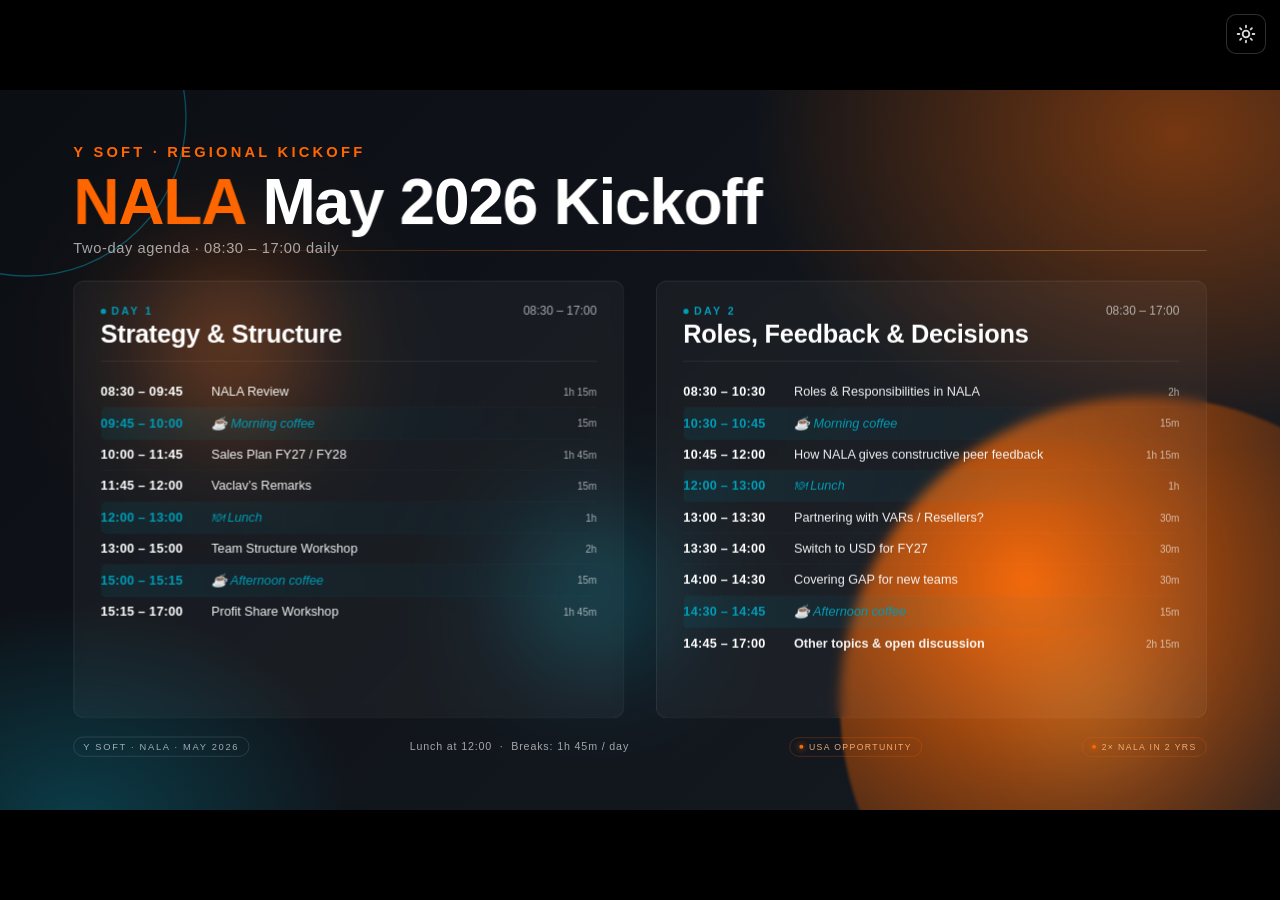
<file: nala-may-2026-kickoff/index.html>
<!doctype html>
<html lang="en">
<head>
<meta charset="utf-8" />
<title>NALA May 2026 Kickoff · Agenda</title>
<meta name="viewport" content="width=device-width, initial-scale=1" />
<style>
  :root {
    --orange: #FF6600;
    --teal: #009CB6;
    --ink: #0E1116;
    --ink-2: #1B1F26;
    --paper: #F6F4EE;
    --rule: rgba(255,255,255,0.10);
    --muted: rgba(255,255,255,0.62);
    --font-display: "Inter", "Helvetica Neue", Arial, sans-serif;
    --font-body: "Inter", "Helvetica Neue", Arial, sans-serif;
  }
  * { box-sizing: border-box; }
  html, body { margin: 0; padding: 0; background: #000; color: #fff; font-family: var(--font-body); width: 100%; height: 100%; overflow: hidden; }

  /* ============ THEME TOGGLE BUTTON ============ */
  .theme-btn {
    position: fixed;
    top: 14px; right: 14px;
    z-index: 10000;
    width: 40px; height: 40px;
    background: rgba(0,0,0,0.55);
    border: 1px solid rgba(255,255,255,0.18);
    border-radius: 10px;
    color: rgba(255,255,255,0.85);
    cursor: pointer;
    display: flex; align-items: center; justify-content: center;
    backdrop-filter: blur(8px);
    transition: background 0.25s ease, transform 0.2s ease, color 0.25s ease, border-color 0.25s ease;
  }
  .theme-btn:hover { background: rgba(255,102,0,0.18); border-color: rgba(255,102,0,0.55); color: var(--orange); transform: scale(1.06) rotate(15deg); }
  .theme-btn .th-sun  { display: block; }
  .theme-btn .th-moon { display: none; }
  [data-theme="light"] .theme-btn .th-sun  { display: none; }
  [data-theme="light"] .theme-btn .th-moon { display: block; }

  /* ============ SMOOTH THEME TRANSITION ============ */
  body, .slide, .day, ul.agenda li, .day-name, h1.title, .sub, .eyebrow,
  .footer, .pill, .day-tag, .day-hours, .ref-link, .theme-btn {
    transition: background 0.45s ease, color 0.45s ease, border-color 0.45s ease;
  }

  /* ============ LIGHT THEME OVERRIDES ============ */
  [data-theme="light"] body { color: #0E1116; background: #fff; }

  [data-theme="light"] .slide {
    background:
      radial-gradient(ellipse 1100px 820px at 92% 6%,  rgba(255,102,0,0.18) 0%, rgba(255,102,0,0) 58%),
      radial-gradient(ellipse 760px 600px  at 6%  102%, rgba(0,156,182,0.14) 0%, rgba(0,156,182,0) 55%),
      linear-gradient(135deg, #FBF9F4 0%, #FFFFFF 100%);
  }
  [data-theme="light"] .orb {
    background: radial-gradient(circle at 30% 30%, rgba(255,102,0,0.40), rgba(255,102,0,0.08) 55%, rgba(255,102,0,0) 75%);
  }
  [data-theme="light"] .bokeh.b1 { background: radial-gradient(circle, rgba(255,102,0,0.20), transparent 70%); mix-blend-mode: multiply; }
  [data-theme="light"] .bokeh.b2 { background: radial-gradient(circle, rgba(0,156,182,0.18), transparent 70%); mix-blend-mode: multiply; }
  [data-theme="light"] .bokeh.b3 { background: radial-gradient(circle, rgba(255,180,90,0.14), transparent 70%); mix-blend-mode: multiply; }
  [data-theme="light"] .ring { border-color: rgba(0,156,182,0.30); }
  [data-theme="light"] .accent-line {
    background: linear-gradient(90deg, transparent, rgba(255,102,0,0.55), rgba(0,156,182,0.45), transparent);
    background-size: 200% 100%;
  }

  [data-theme="light"] .eyebrow { color: var(--orange); }
  [data-theme="light"] h1.title { color: #0E1116; }
  [data-theme="light"] h1.title .accent { color: var(--orange); }
  [data-theme="light"] .sub { color: rgba(14,17,22,0.62); }

  [data-theme="light"] .day {
    background: rgba(14,17,22,0.025);
    border-color: rgba(14,17,22,0.10);
  }
  [data-theme="light"] .day-header { border-bottom-color: rgba(14,17,22,0.10); }
  [data-theme="light"] .day-tag { color: var(--teal); }
  [data-theme="light"] .day-name { color: #0E1116; }
  [data-theme="light"] .day-hours { color: rgba(14,17,22,0.55); }

  [data-theme="light"] ul.agenda li { border-bottom-color: rgba(14,17,22,0.07); }
  [data-theme="light"] ul.agenda li:hover { background: rgba(14,17,22,0.04); }
  [data-theme="light"] ul.agenda .time  { color: #0E1116; }
  [data-theme="light"] ul.agenda .topic { color: rgba(14,17,22,0.92); }
  [data-theme="light"] ul.agenda .dur   { color: rgba(14,17,22,0.55); }
  [data-theme="light"] ul.agenda li.brk {
    background: linear-gradient(90deg, rgba(0,156,182,0.10), rgba(0,156,182,0));
    border-bottom-color: rgba(0,156,182,0.22);
  }
  [data-theme="light"] ul.agenda li.brk .topic { color: #016578; }
  [data-theme="light"] ul.agenda li.brk .time  { color: #016578; }

  [data-theme="light"] .footer { color: rgba(14,17,22,0.55); }
  [data-theme="light"] .pill {
    border-color: rgba(14,17,22,0.16);
    color: rgba(14,17,22,0.62);
  }
  [data-theme="light"] .ref-link {
    color: #B45000;
    border-color: rgba(255,102,0,0.55);
  }
  [data-theme="light"] .ref-link:hover { color: #fff; }

  [data-theme="light"] .theme-btn {
    background: rgba(255,255,255,0.75);
    border-color: rgba(14,17,22,0.14);
    color: rgba(14,17,22,0.75);
  }
  [data-theme="light"] .theme-btn:hover {
    background: rgba(255,102,0,0.12);
    border-color: rgba(255,102,0,0.55);
    color: var(--orange);
  }

  .slide {
    position: absolute;
    top: 50%; left: 50%;
    width: 1920px;
    height: 1080px;
    margin-left: -960px;
    margin-top: -540px;
    transform-origin: 50% 50%;
    overflow: hidden;
    background:
      radial-gradient(ellipse 1100px 820px at 92% 6%, rgba(255,102,0,0.42) 0%, rgba(255,102,0,0) 58%),
      radial-gradient(ellipse 760px 600px at 6% 102%, rgba(0,156,182,0.30) 0%, rgba(0,156,182,0) 55%),
      linear-gradient(135deg, #0B0E13 0%, #161B23 100%);
  }

  /* breathing orb */
  .orb {
    position: absolute;
    width: 920px; height: 920px;
    right: -260px; bottom: -300px;
    border-radius: 50%;
    background: radial-gradient(circle at 30% 30%, rgba(255,102,0,0.95), rgba(255,102,0,0.18) 55%, rgba(255,102,0,0) 75%);
    filter: blur(2px);
    animation: breathe 9s ease-in-out infinite;
  }
  @keyframes breathe {
    0%,100% { transform: scale(1); opacity: 0.92; }
    50%     { transform: scale(1.06); opacity: 1; }
  }

  /* ===== drifting bokeh accents ===== */
  .bokeh {
    position: absolute;
    border-radius: 50%;
    filter: blur(80px);
    pointer-events: none;
    mix-blend-mode: screen;
  }
  .bokeh.b1 {
    width: 380px; height: 380px;
    background: radial-gradient(circle, rgba(255,102,0,0.55), transparent 70%);
    top: 18%; left: 8%;
    animation: drift1 22s ease-in-out infinite;
  }
  .bokeh.b2 {
    width: 320px; height: 320px;
    background: radial-gradient(circle, rgba(0,156,182,0.55), transparent 70%);
    top: 55%; left: 38%;
    animation: drift2 28s ease-in-out infinite;
  }
  .bokeh.b3 {
    width: 280px; height: 280px;
    background: radial-gradient(circle, rgba(255,180,90,0.40), transparent 70%);
    top: 72%; left: 78%;
    animation: drift3 26s ease-in-out infinite;
  }
  @keyframes drift1 {
    0%,100% { transform: translate(0,0) scale(1); }
    50%     { transform: translate(60px,-30px) scale(1.12); }
  }
  @keyframes drift2 {
    0%,100% { transform: translate(0,0) scale(1); }
    50%     { transform: translate(-80px,40px) scale(1.08); }
  }
  @keyframes drift3 {
    0%,100% { transform: translate(0,0) scale(0.95); }
    50%     { transform: translate(40px,-50px) scale(1.05); }
  }

  /* ===== shimmer accent line ===== */
  .accent-line {
    position: absolute;
    left: 110px; right: 110px; top: 240px;
    height: 1px;
    background: linear-gradient(90deg, transparent, rgba(255,102,0,0.85), rgba(0,156,182,0.65), transparent);
    background-size: 200% 100%;
    animation: shimmer 6s linear infinite;
    opacity: 0;
    transform: scaleX(0);
    transform-origin: left center;
    animation: shimmer 6s linear infinite, lineIn 1.4s 0.5s cubic-bezier(.2,.7,.2,1) forwards;
  }
  @keyframes shimmer {
    0%   { background-position: 0% 0; }
    100% { background-position: 200% 0; }
  }
  @keyframes lineIn {
    from { opacity: 0; transform: scaleX(0); }
    to   { opacity: 1; transform: scaleX(1); }
  }

  /* ===== reveal animations ===== */
  @keyframes fadeUp {
    from { opacity: 0; transform: translateY(24px); }
    to   { opacity: 1; transform: translateY(0); }
  }
  @keyframes fadeRight {
    from { opacity: 0; transform: translateX(-32px); }
    to   { opacity: 1; transform: translateX(0); }
  }
  @keyframes fadeLeft {
    from { opacity: 0; transform: translateX(32px); }
    to   { opacity: 1; transform: translateX(0); }
  }
  @keyframes letterIn {
    from { opacity: 0; transform: translateY(40px) rotateX(-30deg); }
    to   { opacity: 1; transform: translateY(0)  rotateX(0); }
  }
  @keyframes pulseTeal {
    0%, 100% { box-shadow: 0 0 0 0 rgba(0,156,182,0.45); }
    50%      { box-shadow: 0 0 0 10px rgba(0,156,182,0);  }
  }
  @keyframes glowOrange {
    0%, 100% { text-shadow: 0 0 18px rgba(255,102,0,0.0); }
    50%      { text-shadow: 0 0 36px rgba(255,102,0,0.55); }
  }

  /* hero title — letter-by-letter */
  .title { perspective: 800px; }
  .title .word { display: inline-block; }
  .title .ch {
    display: inline-block;
    opacity: 0;
    transform: translateY(40px) rotateX(-30deg);
    animation: letterIn 0.7s cubic-bezier(.2,.8,.2,1) forwards;
  }
  .title .accent { animation: glowOrange 4.5s ease-in-out 2.2s infinite; }

  .eyebrow { opacity: 0; animation: fadeUp 0.8s 0.1s ease-out forwards; }
  .sub     { opacity: 0; animation: fadeUp 0.8s 1.5s ease-out forwards; }

  .day { opacity: 0; }
  .day:nth-of-type(1) { animation: fadeRight 0.9s 1.7s cubic-bezier(.2,.7,.2,1) forwards; }
  .day:nth-of-type(2) { animation: fadeLeft  0.9s 1.9s cubic-bezier(.2,.7,.2,1) forwards; }

  ul.agenda li {
    opacity: 0;
    transform: translateX(-12px);
    animation: rowIn 0.5s cubic-bezier(.2,.7,.2,1) forwards;
    transition: background 220ms ease, transform 220ms ease;
  }
  @keyframes rowIn {
    to { opacity: 1; transform: translateX(0); }
  }
  ul.agenda li:hover {
    background: rgba(255,255,255,0.04);
    transform: translateX(4px);
    border-radius: 6px;
  }

  /* lunch row gets a soft pulse highlight after reveal */
  ul.agenda li.lunch {
    position: relative;
    overflow: hidden;
  }
  ul.agenda li.lunch::after {
    content: "";
    position: absolute;
    inset: 0;
    background: linear-gradient(90deg, transparent, rgba(255,102,0,0.18), transparent);
    transform: translateX(-100%);
    animation: sweep 5s 3.5s ease-in-out infinite;
    pointer-events: none;
  }
  @keyframes sweep {
    0%, 100% { transform: translateX(-100%); }
    40%      { transform: translateX(100%);  }
  }

  .day-tag {
    position: relative;
    display: inline-block;
    padding-left: 16px;
  }
  .day-tag::before {
    content: "";
    position: absolute;
    left: 0; top: 50%;
    width: 8px; height: 8px;
    margin-top: -4px;
    border-radius: 50%;
    background: var(--teal);
    animation: pulseTeal 2.4s ease-in-out infinite;
  }

  .footer { opacity: 0; animation: fadeUp 0.8s 2.6s ease-out forwards; }

  @media (prefers-reduced-motion: reduce) {
    *, *::before, *::after {
      animation-duration: 0.001s !important;
      animation-delay: 0s !important;
      transition-duration: 0.001s !important;
    }
  }

  /* teal ring */
  .ring {
    position: absolute;
    left: -200px; top: -200px;
    width: 480px; height: 480px;
    border: 2px solid rgba(0,156,182,0.45);
    border-radius: 50%;
  }

  .frame { position: absolute; inset: 0; padding: 80px 110px; display: flex; flex-direction: column; }

  .eyebrow {
    color: var(--orange);
    font-size: 22px;
    font-weight: 600;
    letter-spacing: 0.22em;
    text-transform: uppercase;
    margin-bottom: 14px;
  }

  h1.title {
    font-family: var(--font-display);
    font-weight: 800;
    font-size: 96px;
    line-height: 1.0;
    margin: 0 0 8px;
    letter-spacing: -0.02em;
  }
  .title .accent { color: var(--orange); }

  .sub {
    font-size: 22px;
    color: var(--muted);
    margin: 0 0 36px;
    letter-spacing: 0.04em;
  }

  .grid {
    display: grid;
    grid-template-columns: 1fr 1fr;
    gap: 48px;
    flex: 1;
    min-height: 0;
  }

  .day {
    position: relative;
    background: rgba(255,255,255,0.04);
    border: 1px solid var(--rule);
    border-radius: 16px;
    padding: 34px 40px 28px;
    backdrop-filter: blur(8px);
    display: flex;
    flex-direction: column;
  }

  .day-header {
    display: flex;
    align-items: baseline;
    justify-content: space-between;
    margin-bottom: 22px;
    padding-bottom: 18px;
    border-bottom: 1px solid var(--rule);
  }
  .day-tag {
    color: var(--teal);
    font-size: 16px;
    font-weight: 600;
    letter-spacing: 0.22em;
    text-transform: uppercase;
  }
  .day-name {
    font-size: 38px;
    font-weight: 700;
    margin: 4px 0 0;
    letter-spacing: -0.01em;
  }
  .day-hours {
    font-size: 18px;
    color: var(--muted);
    font-variant-numeric: tabular-nums;
  }

  ul.agenda { list-style: none; padding: 0; margin: 0; }
  ul.agenda li {
    display: grid;
    grid-template-columns: 150px 1fr 80px;
    align-items: center;
    gap: 16px;
    padding: 12px 0;
    border-bottom: 1px dashed rgba(255,255,255,0.07);
    font-size: 19px;
  }
  ul.agenda li:last-child { border-bottom: none; }
  ul.agenda .time {
    color: #fff;
    font-variant-numeric: tabular-nums;
    font-weight: 600;
    letter-spacing: 0.02em;
  }
  ul.agenda .topic { color: rgba(255,255,255,0.94); }
  ul.agenda .dur {
    text-align: right;
    color: var(--muted);
    font-size: 15px;
    font-variant-numeric: tabular-nums;
  }
  ul.agenda li.brk {
    background: linear-gradient(90deg, rgba(0,156,182,0.10), rgba(0,156,182,0));
    border-radius: 8px;
    border-bottom: 1px dashed rgba(0,156,182,0.18);
  }
  ul.agenda li.brk .topic { color: var(--teal); font-style: italic; }
  ul.agenda li.brk .time { color: var(--teal); }
  ul.agenda li.lunch .topic::before { content: "🍽  "; }
  ul.agenda li.coffee .topic::before { content: "☕  "; }
  ul.agenda li.open .topic { font-weight: 600; }

  .footer {
    margin-top: 28px;
    display: flex;
    justify-content: space-between;
    align-items: center;
    color: var(--muted);
    font-size: 16px;
    letter-spacing: 0.08em;
  }
  .pill {
    display: inline-block;
    padding: 6px 14px;
    border: 1px solid rgba(255,255,255,0.18);
    border-radius: 999px;
    font-size: 14px;
    letter-spacing: 0.18em;
    text-transform: uppercase;
    color: var(--muted);
  }

  /* small reference link in the footer */
  .ref-link {
    display: inline-flex;
    align-items: center;
    gap: 8px;
    padding: 6px 14px;
    border: 1px solid rgba(255,102,0,0.35);
    border-radius: 999px;
    font-size: 13px;
    letter-spacing: 0.16em;
    text-transform: uppercase;
    color: rgba(255,180,120,0.92);
    text-decoration: none;
    transition: background 200ms ease, color 200ms ease, border-color 200ms ease, transform 200ms ease;
  }
  .ref-link::before {
    content: "";
    width: 6px; height: 6px;
    border-radius: 50%;
    background: var(--orange);
    box-shadow: 0 0 10px var(--orange);
    animation: pulseTeal 2.4s ease-in-out infinite;
  }
  .ref-link:hover {
    background: rgba(255,102,0,0.12);
    border-color: var(--orange);
    color: #fff;
    transform: translateY(-1px);
  }
</style>
</head>
<body>

<button class="theme-btn" id="themeBtn" title="Toggle light/dark (T)" aria-label="Toggle theme">
  <svg class="th-sun"  width="20" height="20" viewBox="0 0 24 24" fill="none" stroke="currentColor" stroke-width="2.2" stroke-linecap="round" stroke-linejoin="round"><circle cx="12" cy="12" r="4"/><path d="M12 2v2M12 20v2M4.93 4.93l1.41 1.41M17.66 17.66l1.41 1.41M2 12h2M20 12h2M4.93 19.07l1.41-1.41M17.66 6.34l1.41-1.41"/></svg>
  <svg class="th-moon" width="20" height="20" viewBox="0 0 24 24" fill="none" stroke="currentColor" stroke-width="2.2" stroke-linecap="round" stroke-linejoin="round"><path d="M21 12.79A9 9 0 1 1 11.21 3 7 7 0 0 0 21 12.79z"/></svg>
</button>

<section class="slide">
  <div class="ring"></div>
  <div class="orb"></div>
  <div class="bokeh b1"></div>
  <div class="bokeh b2"></div>
  <div class="bokeh b3"></div>
  <div class="accent-line"></div>

  <div class="frame">
    <div class="eyebrow">Y Soft · Regional Kickoff</div>
    <h1 class="title" id="hero-title"><span class="accent">NALA</span> May 2026 Kickoff</h1>
    <p class="sub">Two-day agenda &middot; 08:30 – 17:00 daily</p>

    <div class="grid">
      <!-- ============ DAY 1 ============ -->
      <div class="day">
        <div class="day-header">
          <div>
            <div class="day-tag">Day 1</div>
            <div class="day-name">Strategy &amp; Structure</div>
          </div>
          <div class="day-hours">08:30 – 17:00</div>
        </div>
        <ul class="agenda">
          <li><span class="time">08:30 – 09:45</span><span class="topic">NALA Review</span><span class="dur">1h 15m</span></li>
          <li class="brk coffee"><span class="time">09:45 – 10:00</span><span class="topic">Morning coffee</span><span class="dur">15m</span></li>
          <li><span class="time">10:00 – 11:45</span><span class="topic">Sales Plan FY27 / FY28</span><span class="dur">1h 45m</span></li>
          <li><span class="time">11:45 – 12:00</span><span class="topic">Vaclav&rsquo;s Remarks</span><span class="dur">15m</span></li>
          <li class="brk lunch"><span class="time">12:00 – 13:00</span><span class="topic">Lunch</span><span class="dur">1h</span></li>
          <li><span class="time">13:00 – 15:00</span><span class="topic">Team Structure Workshop</span><span class="dur">2h</span></li>
          <li class="brk coffee"><span class="time">15:00 – 15:15</span><span class="topic">Afternoon coffee</span><span class="dur">15m</span></li>
          <li><span class="time">15:15 – 17:00</span><span class="topic">Profit Share Workshop</span><span class="dur">1h 45m</span></li>
        </ul>
      </div>

      <!-- ============ DAY 2 ============ -->
      <div class="day">
        <div class="day-header">
          <div>
            <div class="day-tag">Day 2</div>
            <div class="day-name">Roles, Feedback &amp; Decisions</div>
          </div>
          <div class="day-hours">08:30 – 17:00</div>
        </div>
        <ul class="agenda">
          <li><span class="time">08:30 – 10:30</span><span class="topic">Roles &amp; Responsibilities in NALA</span><span class="dur">2h</span></li>
          <li class="brk coffee"><span class="time">10:30 – 10:45</span><span class="topic">Morning coffee</span><span class="dur">15m</span></li>
          <li><span class="time">10:45 – 12:00</span><span class="topic">How NALA gives constructive peer feedback</span><span class="dur">1h 15m</span></li>
          <li class="brk lunch"><span class="time">12:00 – 13:00</span><span class="topic">Lunch</span><span class="dur">1h</span></li>
          <li><span class="time">13:00 – 13:30</span><span class="topic">Partnering with VARs / Resellers?</span><span class="dur">30m</span></li>
          <li><span class="time">13:30 – 14:00</span><span class="topic">Switch to USD for FY27</span><span class="dur">30m</span></li>
          <li><span class="time">14:00 – 14:30</span><span class="topic">Covering GAP for new teams</span><span class="dur">30m</span></li>
          <li class="brk coffee"><span class="time">14:30 – 14:45</span><span class="topic">Afternoon coffee</span><span class="dur">15m</span></li>
          <li class="open"><span class="time">14:45 – 17:00</span><span class="topic">Other topics &amp; open discussion</span><span class="dur">2h 15m</span></li>
        </ul>
      </div>
    </div>

    <div class="footer">
      <span class="pill">Y Soft · NALA · May 2026</span>
      <span>Lunch at 12:00 &nbsp;·&nbsp; Breaks: 1h 45m / day</span>
      <a class="ref-link" href="regional-share.html" title="USA opportunity — catching Europe by 2031">USA opportunity</a>
      <a class="ref-link" href="nala-double.html" title="What CAGR does NALA need to double in 2 years?">2× NALA in 2 yrs</a>
    </div>
  </div>
</section>

<script>
  // ----- Letter-by-letter hero title -----
  (function splitTitle() {
    const h1 = document.getElementById('hero-title');
    if (!h1) return;
    const nodes = [...h1.childNodes];
    h1.replaceChildren();
    let i = 0;
    const addLetters = (text, target) => {
      [...text].forEach(ch => {
        const s = document.createElement('span');
        s.className = 'ch';
        s.textContent = ch === ' ' ? ' ' : ch;
        s.style.animationDelay = (0.25 + i * 0.045) + 's';
        i++;
        target.appendChild(s);
      });
    };
    nodes.forEach(node => {
      if (node.nodeType === 3) {
        node.textContent.split(' ').forEach((word, wIdx, arr) => {
          if (word.length) {
            const w = document.createElement('span');
            w.className = 'word';
            addLetters(word, w);
            h1.appendChild(w);
          }
          if (wIdx < arr.length - 1) h1.appendChild(document.createTextNode(' '));
        });
      } else if (node.nodeType === 1) {
        const wrap = document.createElement('span');
        wrap.className = 'word ' + node.className;
        addLetters(node.textContent, wrap);
        h1.appendChild(wrap);
      }
    });
  })();

  // ----- Stagger agenda rows per day -----
  document.querySelectorAll('.day').forEach((day, dayIdx) => {
    const baseDelay = 1.9 + dayIdx * 0.25;
    day.querySelectorAll('ul.agenda li').forEach((li, i) => {
      li.style.animationDelay = (baseDelay + i * 0.06) + 's';
    });
  });

  // ===== Auto-fit slide to viewport =====
  (function autoFit() {
    const slide = document.querySelector('.slide');
    if (!slide) return;
    function fit() {
      const s = Math.min(window.innerWidth / 1920, window.innerHeight / 1080);
      slide.style.transform = 'scale(' + s + ')';
    }
    window.addEventListener('resize', fit);
    fit();
  })();

  // ===== Theme toggle (light / dark) =====
  (function theme() {
    const btn = document.getElementById('themeBtn');
    if (!btn) return;
    function apply(t) {
      if (t === 'light') document.documentElement.setAttribute('data-theme', 'light');
      else document.documentElement.removeAttribute('data-theme');
    }
    try {
      const saved = localStorage.getItem('theme');
      if (saved === 'light' || saved === 'dark') apply(saved);
    } catch (e) {}
    btn.addEventListener('click', function() {
      const cur = document.documentElement.getAttribute('data-theme') === 'light' ? 'light' : 'dark';
      const next = cur === 'light' ? 'dark' : 'light';
      apply(next);
      try { localStorage.setItem('theme', next); } catch (e) {}
    });
    document.addEventListener('keydown', function(e) {
      const tag = (e.target && e.target.tagName) || '';
      if (tag === 'INPUT' || tag === 'TEXTAREA') return;
      if ((e.key === 't' || e.key === 'T') && !e.metaKey && !e.ctrlKey && !e.altKey) {
        e.preventDefault();
        btn.click();
      }
    });
  })();
</script>

</body>
</html>
</file>
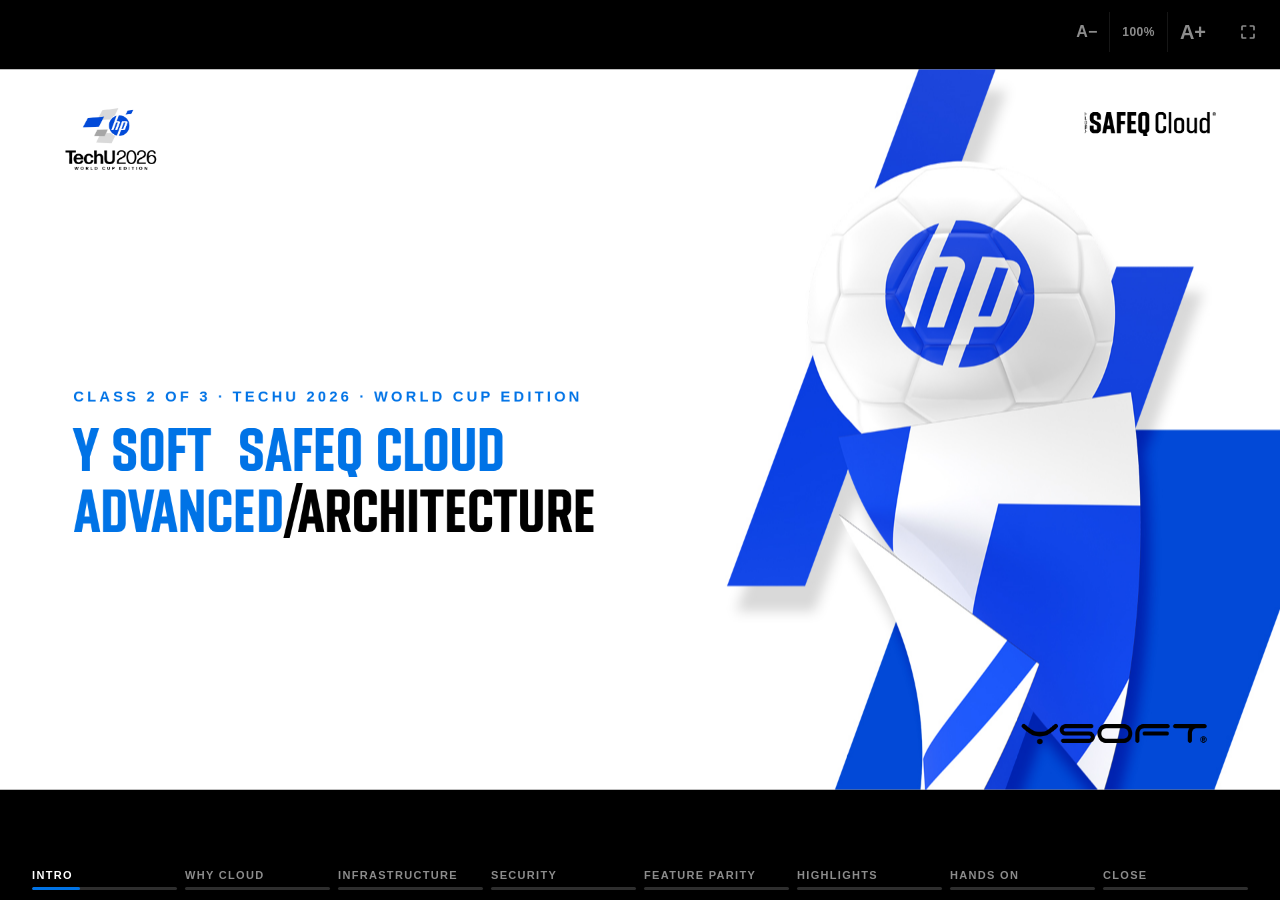
<file: safeq-cloud-techu-advanced/index.html>
<!doctype html>
<html lang="en">
<head>
<meta charset="utf-8" />
<title>SAFEQ Cloud · TechU Advanced (Class 2)</title>
<meta name="viewport" content="width=device-width, initial-scale=1" />
<link rel="stylesheet" href="styles.css" />
<script src="deck-stage.js"></script>
<template id="__bundler_thumbnail">
  <svg viewBox="0 0 400 400" xmlns="http://www.w3.org/2000/svg">
    <rect width="400" height="400" fill="#000"/>
    <circle cx="320" cy="320" r="200" fill="#0073E6"/>
    <text x="120" y="180" font-family="Arial Black,sans-serif" font-weight="900" font-size="44" fill="#fff">SAFEQ</text>
    <text x="120" y="230" font-family="Arial Black,sans-serif" font-weight="900" font-size="44" fill="#0073E6">CLOUD</text>
    <text x="120" y="280" font-family="Arial,sans-serif" font-size="22" fill="#97999B">TechU Advanced</text>
  </svg>
</template>
</head>
<body>

<button id="fs-btn" title="Toggle fullscreen (F)" aria-label="Toggle fullscreen"
  style="position:fixed;top:12px;right:12px;z-index:9999;width:40px;height:40px;
         border:none;border-radius:8px;background:rgba(0,0,0,0.55);color:#fff;
         font-size:18px;cursor:pointer;backdrop-filter:blur(6px);
         display:flex;align-items:center;justify-content:center;opacity:0.55;
         transition:opacity 120ms ease;">
  <svg width="18" height="18" viewBox="0 0 24 24" fill="none" stroke="currentColor" stroke-width="2.2" stroke-linecap="round" stroke-linejoin="round">
    <path d="M4 9V5a1 1 0 0 1 1-1h4M20 9V5a1 1 0 0 0-1-1h-4M4 15v4a1 1 0 0 0 1 1h4M20 15v4a1 1 0 0 1-1 1h-4"/>
  </svg>
</button>

<!-- ============ FONT-SCALE PILL ============ -->
<style>
  .rm-fs-pill {
    position: fixed;
    top: 12px; right: 62px;
    z-index: 9999;
    display: flex; align-items: stretch;
    height: 40px;
    background: rgba(0,0,0,0.55);
    color: #fff;
    border: 0; border-radius: 8px;
    backdrop-filter: blur(6px);
    overflow: hidden;
    opacity: 0.55;
    transition: opacity 120ms ease;
  }
  .rm-fs-pill:hover { opacity: 1; }
  .rm-fs-pill button {
    background: transparent; border: 0; color: inherit;
    padding: 0 12px; cursor: pointer;
    font-family: "Inter", "Helvetica Neue", Arial, sans-serif;
    font-weight: 600;
    display: flex; align-items: center; justify-content: center;
    transition: background 0.15s;
  }
  .rm-fs-pill button + button { border-left: 1px solid rgba(255,255,255,0.16); }
  .rm-fs-pill button:hover { background: rgba(255,255,255,0.12); }
  .rm-fs-pill button:disabled { opacity: 0.35; cursor: not-allowed; }
  .rm-fs-pill .rm-dec { font-size: 16px; min-width: 36px; }
  .rm-fs-pill .rm-inc { font-size: 20px; min-width: 36px; }
  .rm-fs-pill .rm-val { font-size: 12px; min-width: 52px; font-variant-numeric: tabular-nums; letter-spacing: 0.04em; }
</style>
<div class="rm-fs-pill" role="group" aria-label="Text size">
  <button class="rm-dec" id="rmDec" type="button" title="Smaller text (-)" aria-label="Decrease text size">A&minus;</button>
  <button class="rm-val" id="rmVal" type="button" title="Reset text size (0)" aria-label="Reset text size">100%</button>
  <button class="rm-inc" id="rmInc" type="button" title="Larger text (+)" aria-label="Increase text size">A+</button>
</div>
<script>
(function rmTextScale() {
  const root = document.documentElement;
  const dec = document.getElementById('rmDec');
  const inc = document.getElementById('rmInc');
  const val = document.getElementById('rmVal');
  if (!root || !dec || !inc || !val) return;
  const MIN = 0.7, MAX = 1.6, STEP = 0.1, KEY = 'techu.advanced.fontScale';
  let scale = 1;
  try {
    const saved = parseFloat(localStorage.getItem(KEY));
    if (!isNaN(saved) && saved >= MIN && saved <= MAX) scale = saved;
  } catch (e) {}
  const round = (v) => Math.round(v * 100) / 100;
  const apply = () => {
    scale = round(Math.max(MIN, Math.min(MAX, scale)));
    root.style.setProperty('--rm-fs', String(scale));
    val.textContent = Math.round(scale * 100) + '%';
    dec.disabled = scale <= MIN + 1e-6;
    inc.disabled = scale >= MAX - 1e-6;
    try { localStorage.setItem(KEY, String(scale)); } catch (e) {}
  };
  dec.addEventListener('click', (e) => { e.preventDefault(); scale -= STEP; apply(); });
  inc.addEventListener('click', (e) => { e.preventDefault(); scale += STEP; apply(); });
  val.addEventListener('click', (e) => { e.preventDefault(); scale = 1;     apply(); });
  document.addEventListener('keydown', (e) => {
    const tag = (e.target && e.target.tagName) || '';
    if (tag === 'INPUT' || tag === 'TEXTAREA') return;
    if (e.metaKey || e.ctrlKey || e.altKey) return;
    if (e.key === '+' || e.key === '=') { e.preventDefault(); scale += STEP; apply(); }
    else if (e.key === '-' || e.key === '_') { e.preventDefault(); scale -= STEP; apply(); }
    else if (e.key === '0') { e.preventDefault(); scale = 1; apply(); }
  });
  apply();
})();
</script>
<script>
(function(){
  const btn = document.getElementById('fs-btn');
  btn.addEventListener('mouseenter', () => btn.style.opacity = '1');
  btn.addEventListener('mouseleave', () => btn.style.opacity = '0.55');
  function toggleFs(){
    const d = document;
    if (!d.fullscreenElement && !d.webkitFullscreenElement) {
      const el = d.documentElement;
      (el.requestFullscreen || el.webkitRequestFullscreen).call(el);
    } else {
      (d.exitFullscreen || d.webkitExitFullscreen).call(d);
    }
  }
  btn.addEventListener('click', toggleFs);
  window.addEventListener('keydown', (e) => {
    if (e.key === 'f' || e.key === 'F') {
      if (e.target.tagName === 'INPUT' || e.target.tagName === 'TEXTAREA') return;
      toggleFs();
    }
  });
})();
</script>

<deck-stage width="1920" height="1080">

  <!-- ============================================================
       01 · TITLE
       ============================================================ -->
  <section class="slide" data-label="Title" style="background: #fff;">
    <img src="assets/hp-worldcup-hero.jpeg" alt="" class="title-hero-bg" style="position: absolute; inset: 0; width: 100%; height: 100%; object-fit: cover; object-position: center center; z-index: 1;" />

    <img src="assets/hp-techu-logo.png" alt="HP TechU 2026 World Cup Edition" style="position: absolute; top: 56px; left: 96px; height: 96px; z-index: 4;" />
    <img src="assets/safeq-cloud-logo-orange.svg" alt="SAFEQ Cloud" style="position: absolute; top: 64px; right: 96px; height: 36px; z-index: 4;" />
    <img src="assets/ysoft-logo-orange.svg" alt="Y Soft" style="position: absolute; bottom: 56px; right: 96px; height: 56px; z-index: 4;" />

    <div class="frame" style="justify-content: center; padding: 220px 110px 110px; z-index: 3;">
      <div class="eyebrow" style="color: var(--orange); margin-bottom: 24px; font-size: calc(22px * var(--rm-fs, 1)); letter-spacing: 0.22em;">CLASS 2 OF 3 · TECHU 2026 · WORLD CUP EDITION</div>
      <h1 class="display h-display" style="color: var(--orange); max-width: 950px; font-size: calc(92px * var(--rm-fs, 1)); line-height: 1.0; margin-bottom: 0;">
        Y Soft &nbsp;SAFEQ Cloud<br/>
        <span style="color: var(--orange);">Advanced</span><span style="color: var(--ink); font-weight: 600;">/Architecture</span>
      </h1>
    </div>
  </section>

  <!-- ============================================================
       02 · Y SOFT TEAM FOR TECHU 2026
       ============================================================ -->
  <section class="slide slide--wash" data-label="Y Soft Team for TechU 2026">
    <div class="logo-tr"><img class="hp-dark" src="assets/hp-techu-logo.png" alt="HP TechU 2026 World Cup Edition" /><img class="hp-light" src="assets/hp-techu-logo-white.png" alt="HP TechU 2026 World Cup Edition" /></div>
    <img src="assets/ysoft-logo-orange.svg" class="logo-tl" alt="Y Soft" />
    <div class="frame">
      <div class="eyebrow">Presenters</div>
      <h1 class="display h-title" style="margin-bottom: 20px;">Y Soft team for TechU 2026.</h1>
      <p class="perex" style="margin-bottom: 56px; max-width: 1400px;">
        The voices behind the sessions &mdash; a mix of product, engineering, security, and field experience.
      </p>

      <div style="display: grid; grid-template-columns: repeat(3, 1fr); gap: 40px 56px;">
        <div>
          <div style="display: flex; align-items: center; gap: 20px; margin-bottom: 14px;">
            <img src="assets/team/robert-sages.jpg" alt="Robert T. Sages" style="width: 110px; height: 110px; border-radius: 50%; object-fit: cover; flex-shrink: 0; border: 3px solid var(--orange);" />
            <div>
              <div style="font-family: var(--font-display); font-weight: 700; text-transform: uppercase; font-size: calc(26px * var(--rm-fs, 1)); line-height: 1.05;">Robert T. Sages</div>
              <div style="font-size: calc(20px * var(--rm-fs, 1)); color: var(--grey-11); margin-top: 6px; line-height: 1.3;">Sales &amp; Customer Success Consultant</div>
            </div>
          </div>
          <p style="font-size: calc(18px * var(--rm-fs, 1)); line-height: 1.4; color: var(--grey-7); margin: 0;">Concord, North Carolina &middot; USA</p>
        </div>

        <div>
          <div style="display: flex; align-items: center; gap: 20px; margin-bottom: 14px;">
            <img src="assets/team/chris-laudise.jpg" alt="Chris Laudise" style="width: 110px; height: 110px; border-radius: 50%; object-fit: cover; flex-shrink: 0; border: 3px solid var(--turq);" />
            <div>
              <div style="font-family: var(--font-display); font-weight: 700; text-transform: uppercase; font-size: calc(26px * var(--rm-fs, 1)); line-height: 1.05;">Chris Laudise</div>
              <div style="font-size: calc(20px * var(--rm-fs, 1)); color: var(--grey-11); margin-top: 6px; line-height: 1.3;">Sales &amp; Customer Success Consultant</div>
            </div>
          </div>
          <p style="font-size: calc(18px * var(--rm-fs, 1)); line-height: 1.4; color: var(--grey-7); margin: 0;">McKinney, Texas &middot; USA</p>
        </div>

        <div>
          <div style="display: flex; align-items: center; gap: 20px; margin-bottom: 14px;">
            <img src="assets/team/jason-lynch.jpg" alt="Jason Lynch" style="width: 110px; height: 110px; border-radius: 50%; object-fit: cover; flex-shrink: 0; border: 3px solid var(--ink);" />
            <div>
              <div style="font-family: var(--font-display); font-weight: 700; text-transform: uppercase; font-size: calc(26px * var(--rm-fs, 1)); line-height: 1.05;">Jason Lynch</div>
              <div style="font-size: calc(20px * var(--rm-fs, 1)); color: var(--grey-11); margin-top: 6px; line-height: 1.3;">Customer Success Consultant</div>
            </div>
          </div>
          <p style="font-size: calc(18px * var(--rm-fs, 1)); line-height: 1.4; color: var(--grey-7); margin: 0;">Charlotte, North Carolina &middot; USA</p>
        </div>

        <div>
          <div style="display: flex; align-items: center; gap: 20px; margin-bottom: 14px;">
            <img src="assets/team/deryk-moore.jpg" alt="Deryk Moore" style="width: 110px; height: 110px; border-radius: 50%; object-fit: cover; flex-shrink: 0; border: 3px solid var(--orange);" />
            <div>
              <div style="font-family: var(--font-display); font-weight: 700; text-transform: uppercase; font-size: calc(26px * var(--rm-fs, 1)); line-height: 1.05;">Deryk Moore</div>
              <div style="font-size: calc(20px * var(--rm-fs, 1)); color: var(--grey-11); margin-top: 6px; line-height: 1.3;">Customer Success Consultant</div>
            </div>
          </div>
          <p style="font-size: calc(18px * var(--rm-fs, 1)); line-height: 1.4; color: var(--grey-7); margin: 0;">Washington, D.C. &middot; USA</p>
        </div>

        <div>
          <div style="display: flex; align-items: center; gap: 20px; margin-bottom: 14px;">
            <img src="assets/team/javier-gonzalez.jpg" alt="Javier Gonzalez" style="width: 110px; height: 110px; border-radius: 50%; object-fit: cover; flex-shrink: 0; border: 3px solid var(--turq);" />
            <div>
              <div style="font-family: var(--font-display); font-weight: 700; text-transform: uppercase; font-size: calc(26px * var(--rm-fs, 1)); line-height: 1.05;">Javier Gonzalez</div>
              <div style="font-size: calc(20px * var(--rm-fs, 1)); color: var(--grey-11); margin-top: 6px; line-height: 1.3;">Digital Workplace &middot; Managed Scan &amp; Print Services</div>
            </div>
          </div>
          <p style="font-size: calc(18px * var(--rm-fs, 1)); line-height: 1.4; color: var(--grey-7); margin: 0;">Los Corrales de Buelna, Cantabria &middot; Spain</p>
        </div>

        <div>
          <div style="display: flex; align-items: center; gap: 20px; margin-bottom: 14px;">
            <img src="assets/team/hyder-mohammed.jpg" alt="Hyder Mohammed" style="width: 110px; height: 110px; border-radius: 50%; object-fit: cover; flex-shrink: 0; border: 3px solid var(--ink);" />
            <div>
              <div style="font-family: var(--font-display); font-weight: 700; text-transform: uppercase; font-size: calc(26px * var(--rm-fs, 1)); line-height: 1.05;">Hyder Mohammed</div>
              <div style="font-size: calc(20px * var(--rm-fs, 1)); color: var(--grey-11); margin-top: 6px; line-height: 1.3;">Managing Director &amp; Frontline Business Owner</div>
            </div>
          </div>
          <p style="font-size: calc(18px * var(--rm-fs, 1)); line-height: 1.4; color: var(--grey-7); margin: 0;">Sydney, New South Wales &middot; Australia</p>
        </div>
      </div>
    </div>
    <div class="footer"><span class="page-no">02 &middot; Intro</span><span>Y Soft team for TechU 2026</span></div>
  </section>

  <!-- ============================================================
       03 · AGENDA (Class 2 — Advanced)
       ============================================================ -->
  <section class="slide slide--hp-stripes" data-label="Agenda">
    <div class="logo-tr"><img class="hp-dark" src="assets/hp-techu-logo.png" alt="HP TechU 2026 World Cup Edition" /><img class="hp-light" src="assets/hp-techu-logo-white.png" alt="HP TechU 2026 World Cup Edition" /></div>
    <img src="assets/ysoft-logo-orange.svg" class="logo-tl" alt="Y Soft" />
    <div class="frame">
      <div class="eyebrow">Agenda</div>
      <h1 class="display h-title" style="margin-bottom: 56px;">Class 2 &mdash; Advanced.</h1>

      <div style="max-width: 1500px;">
        <div class="agenda-row">
          <div class="agenda-num">01</div>
          <div class="agenda-title">Introductions</div>
          <div class="agenda-meta">Presenters &amp; Y Soft team</div>
        </div>
        <div class="agenda-row">
          <div class="agenda-num">02</div>
          <div class="agenda-title">Y Soft &amp; the cloud-print landscape</div>
          <div class="agenda-meta">Who we are &middot; Market context &middot; What is SAFEQ Cloud</div>
        </div>
        <div class="agenda-row">
          <div class="agenda-num">03</div>
          <div class="agenda-title">Infrastructure as a Feature</div>
          <div class="agenda-meta">Cost &middot; Deployment &middot; Containers &middot; Residency</div>
        </div>
        <div class="agenda-row">
          <div class="agenda-num">04</div>
          <div class="agenda-title">Security &amp; Availability</div>
          <div class="agenda-meta">High availability across regions</div>
        </div>
        <div class="agenda-row">
          <div class="agenda-num">05</div>
          <div class="agenda-title">Feature Parity with SAFEQ Cloud</div>
          <div class="agenda-meta">Auth &middot; Scan &middot; Mobile &middot; Reporting &middot; Travel</div>
        </div>
        <div class="agenda-row">
          <div class="agenda-num">06</div>
          <div class="agenda-title">Key Highlights</div>
          <div class="agenda-meta">Windows Protected Print &middot; Architecture deep-dive</div>
        </div>
        <div class="agenda-row">
          <div class="agenda-num">07</div>
          <div class="agenda-title">Hands on &amp; Tenant Creation</div>
          <div class="agenda-meta">Administrator demo &middot; NFR walkthrough</div>
        </div>
      </div>
    </div>
    <div class="footer"><span class="page-no">03 &middot; Agenda</span><span>SAFEQ Cloud &middot; Advanced &middot; Class 2</span></div>
  </section>

  <!-- ============================================================
       03 · WHO IS Y SOFT?
       ============================================================ -->
  <section class="slide slide--wash" data-label="Who is Y Soft">
    <div class="logo-tr"><img class="hp-dark" src="assets/hp-techu-logo.png" alt="HP TechU 2026 World Cup Edition" /><img class="hp-light" src="assets/hp-techu-logo-white.png" alt="HP TechU 2026 World Cup Edition" /></div>
    <img src="assets/ysoft-logo-orange.svg" class="logo-tl" alt="Y Soft" />
    <div class="frame" style="flex-direction: row; gap: 80px; align-items: center;">
      <div style="flex: 1;">
        <div class="eyebrow">Who we are</div>
        <h1 class="display h-title" style="margin-bottom: 36px;">Y Soft at a glance</h1>
        <p class="perex" style="margin-bottom: 56px;">
          A privately-owned technology company from Brno, Czech Republic — optimising for the long horizon, with no external investors.
        </p>

        <div style="display: grid; grid-template-columns: 1fr 1fr; gap: 44px 80px;">
          <div>
            <div class="stat-big" style="font-size: 108px;">26</div>
            <div class="stat-label">Years of innovation</div>
          </div>
          <div>
            <div class="stat-big" style="font-size: 108px;">44%</div>
            <div class="stat-label">of Global Fortune 500</div>
          </div>
          <div>
            <div class="stat-big" style="font-size: 108px;">100<span style="color: var(--orange);">+</span></div>
            <div class="stat-label">Countries served</div>
          </div>
          <div>
            <div class="stat-big" style="font-size: 108px;">31k<span style="color: var(--orange);">+</span></div>
            <div class="stat-label">Customers worldwide</div>
          </div>
        </div>
      </div>

      <!-- Visual: stacked circles using brand photos -->
      <div style="width: 640px; height: 840px; position: relative; flex-shrink: 0;">
        <div style="position: absolute; top: 0; right: 40px; width: 380px; height: 380px; border-radius: 50%; overflow: hidden; border: 10px solid var(--orange);">
          <img src="assets/woman-portrait.jpg" style="width: 100%; height: 100%; object-fit: cover;" alt="" />
        </div>
        <div style="position: absolute; top: 320px; left: 0; width: 300px; height: 300px; border-radius: 50%; overflow: hidden;">
          <img src="assets/meeting-table.jpg" style="width: 100%; height: 100%; object-fit: cover;" alt="" />
        </div>
        <div style="position: absolute; bottom: 0; right: 80px; width: 340px; height: 340px; border-radius: 50%; overflow: hidden;">
          <img src="assets/man-booth.jpg" style="width: 100%; height: 100%; object-fit: cover;" alt="" />
        </div>
      </div>
    </div>
    <div class="footer"><span class="page-no">04 &middot; Context</span><span>SAFEQ Cloud · TechU Virtual</span></div>
  </section>

  <!-- ============================================================
       04 · WHAT Y SOFT DOES
       ============================================================ -->
  <section class="slide" data-label="What Y Soft does">
    <div class="logo-tr"><img class="hp-dark" src="assets/hp-techu-logo.png" alt="HP TechU 2026 World Cup Edition" /><img class="hp-light" src="assets/hp-techu-logo-white.png" alt="HP TechU 2026 World Cup Edition" /></div>
    <img src="assets/ysoft-logo-orange.svg" class="logo-tl" alt="Y Soft" />
    <div class="frame">
      <div class="eyebrow">What we do</div>
      <h1 class="display h-title" style="margin-bottom: 64px;">Hardware and software, 26&nbsp;years in.</h1>

      <div style="display: grid; grid-template-columns: 1fr 1fr; gap: 48px; flex: 1;">
        <!-- HARDWARE -->
        <div class="card card--wash" style="padding: 56px 48px; display: flex; flex-direction: column;">
          <div style="display: flex; align-items: center; gap: 20px; margin-bottom: 28px;">
            <div style="width: 56px; height: 56px; border-radius: 50%; background: var(--orange);"></div>
            <div class="card-title" style="font-size: 40px;">Hardware</div>
          </div>
          <p class="card-body" style="font-size: 26px; margin-bottom: 28px;">
            Designed and manufactured in-house. The card readers, terminals and edge devices under the Y Soft name — and the OEM work that powers our Ventures portfolio.
          </p>
          <ul style="margin: 0; padding-left: 0; list-style: none;">
            <li style="padding: 8px 0 8px 24px; position: relative; font-size: 24px; color: var(--grey-11);">
              <span style="position: absolute; left: 0; top: 16px; width: 10px; height: 10px; border-radius: 50%; background: var(--orange);"></span>
              Contactless card readers
            </li>
            <li style="padding: 8px 0 8px 24px; position: relative; font-size: 24px; color: var(--grey-11);">
              <span style="position: absolute; left: 0; top: 16px; width: 10px; height: 10px; border-radius: 50%; background: var(--orange);"></span>
              Edge devices &amp; external terminals
            </li>
            <li style="padding: 8px 0 8px 24px; position: relative; font-size: 24px; color: var(--grey-11);">
              <span style="position: absolute; left: 0; top: 16px; width: 10px; height: 10px; border-radius: 50%; background: var(--orange);"></span>
              Manufactured in Brno, Czech Republic
            </li>
          </ul>
        </div>

        <!-- SOFTWARE -->
        <div class="card card--wash" style="padding: 56px 48px; display: flex; flex-direction: column;">
          <div style="display: flex; align-items: center; gap: 20px; margin-bottom: 28px;">
            <div style="width: 56px; height: 56px; border-radius: 50%; background: var(--turq);"></div>
            <div class="card-title" style="font-size: 40px;">Software</div>
          </div>
          <p class="card-body" style="font-size: 26px; margin-bottom: 28px;">
            A print &amp; scan platform used by a million people every day, plus the AI and employee-experience tools we've built alongside it.
          </p>
          <ul style="margin: 0; padding-left: 0; list-style: none;">
            <li style="padding: 8px 0 8px 24px; position: relative; font-size: 24px; color: var(--grey-11);">
              <span style="position: absolute; left: 0; top: 16px; width: 10px; height: 10px; border-radius: 50%; background: var(--turq);"></span>
              Printing &amp; scanning platform (SAFEQ Cloud)
            </li>
            <li style="padding: 8px 0 8px 24px; position: relative; font-size: 24px; color: var(--grey-11);">
              <span style="position: absolute; left: 0; top: 16px; width: 10px; height: 10px; border-radius: 50%; background: var(--turq);"></span>
              Automation &amp; continuous testing (AIVA)
            </li>
            <li style="padding: 8px 0 8px 24px; position: relative; font-size: 24px; color: var(--grey-11);">
              <span style="position: absolute; left: 0; top: 16px; width: 10px; height: 10px; border-radius: 50%; background: var(--turq);"></span>
              Employee experience platform (CLERBO)
            </li>
          </ul>
        </div>
      </div>
    </div>
    <div class="footer"><span class="page-no">05 &middot; Context</span><span>SAFEQ Cloud · TechU Virtual</span></div>
  </section>

  <!-- ============================================================
       05 · WHY CLOUD  (replaces cluttered quote slide)
       ============================================================ -->
  <section class="slide" data-label="Why cloud">
    <div class="logo-tr"><img class="hp-dark" src="assets/hp-techu-logo.png" alt="HP TechU 2026 World Cup Edition" /><img class="hp-light" src="assets/hp-techu-logo-white.png" alt="HP TechU 2026 World Cup Edition" /></div>
    <img src="assets/safeq-cloud-logo-orange.svg" class="logo-tl" alt="SAFEQ Cloud" />
    <div class="frame">
      <div class="eyebrow">Why cloud</div>
      <h1 class="display h-title" style="margin-bottom: 72px;">Three reasons IT is moving printing off the server rack.</h1>

      <div style="display: grid; grid-template-columns: 1fr 1fr 1fr; gap: 48px; flex: 1;">
        <div>
          <div style="width: 96px; height: 96px; border-radius: 50%; background: var(--orange); color: #fff; display: flex; align-items: center; justify-content: center; font-family: var(--font-display); font-weight: 700; font-size: 48px; margin-bottom: 32px;">01</div>
          <h3 class="card-title" style="font-size: 44px; margin-bottom: 20px;">Business agility</h3>
          <p style="font-size: 26px; line-height: 1.45; color: var(--grey-11); margin: 0;">
            Scale up and down without procurement cycles. Faster time-to-market, less reliance on IT for day-to-day change.
          </p>
        </div>
        <div>
          <div style="width: 96px; height: 96px; border-radius: 50%; background: var(--turq); color: #fff; display: flex; align-items: center; justify-content: center; font-family: var(--font-display); font-weight: 700; font-size: 48px; margin-bottom: 32px;">02</div>
          <h3 class="card-title" style="font-size: 44px; margin-bottom: 20px;">IT efficiency</h3>
          <p style="font-size: 26px; line-height: 1.45; color: var(--grey-11); margin: 0;">
            Ease of administration. Simple deployment and scaling. Connect from anywhere, by default secure.
          </p>
        </div>
        <div>
          <div style="width: 96px; height: 96px; border-radius: 50%; background: var(--ink); color: #fff; display: flex; align-items: center; justify-content: center; font-family: var(--font-display); font-weight: 700; font-size: 48px; margin-bottom: 32px;">03</div>
          <h3 class="card-title" style="font-size: 44px; margin-bottom: 20px;">Economy of scale</h3>
          <p style="font-size: 26px; line-height: 1.45; color: var(--grey-11); margin: 0;">
            Low upfront investment. Pay as you go. OPEX instead of CAPEX, and no five-year refresh cycle.
          </p>
        </div>
      </div>

      <p style="font-family: var(--font-sans); font-style: italic; font-size: 24px; color: var(--grey-7); margin-top: 48px; max-width: 1200px;">
        "Our main goals were to keep IT simple and business continuity — the biggest benefit of moving to the cloud was the speed of serving IT solutions, and functionality improved."<br/>
        <span style="font-style: normal; font-weight: 600; color: var(--grey-11); font-size: 20px;">— Tom Luinstra, Ambiq Healthcare</span>
      </p>
    </div>
    <div class="footer"><span class="page-no">06 &middot; Context</span><span>SAFEQ Cloud · TechU Virtual</span></div>
  </section>

  <!-- ============================================================
       06 · CLOUD PRINT DOMINATES NEW ROLLOUTS
       ============================================================ -->
  <section class="slide" data-label="Cloud print dominates">
    <div class="logo-tr"><img class="hp-dark" src="assets/hp-techu-logo.png" alt="HP TechU 2026 World Cup Edition" /><img class="hp-light" src="assets/hp-techu-logo-white.png" alt="HP TechU 2026 World Cup Edition" /></div>
    <img src="assets/safeq-cloud-logo-orange.svg" class="logo-tl" alt="SAFEQ Cloud" />
    <div class="frame" style="flex-direction: row; gap: 80px;">
      <div style="flex: 1; display: flex; flex-direction: column; justify-content: center;">
        <div class="eyebrow">Market signal</div>
        <h1 class="display h-title" style="margin-bottom: 40px;">Cloud print now leads new rollouts, worldwide.</h1>
        <p class="perex" style="margin-bottom: 56px;">
          Cloud overtook on-prem globally in 2025 &mdash; and the lead is widening fast. By 2026, nearly three of every four new deployments go to cloud.
        </p>

        <div style="display: flex; gap: 64px; align-items: baseline;">
          <div>
            <div class="stat-big" style="font-size: 200px;">73.4<span style="color: var(--orange);">%</span></div>
            <div class="stat-label">of new deployments in 2026, cloud</div>
          </div>
        </div>
      </div>

      <!-- Growth chart -->
      <div style="width: 720px; display: flex; flex-direction: column; justify-content: center; padding-top: 60px;">
        <svg viewBox="0 0 720 480" style="width: 100%;">
          <!-- gridlines -->
          <g stroke="#E5E5E5" stroke-width="1">
            <line x1="60" y1="40"  x2="720" y2="40"/>
            <line x1="60" y1="140" x2="720" y2="140"/>
            <line x1="60" y1="240" x2="720" y2="240"/>
            <line x1="60" y1="340" x2="720" y2="340"/>
            <line x1="60" y1="420" x2="720" y2="420"/>
          </g>
          <!-- y axis labels -->
          <g font-family="Inter" font-size="16" fill="#97999B">
            <text x="46" y="45" text-anchor="end">80%</text>
            <text x="46" y="145" text-anchor="end">60%</text>
            <text x="46" y="245" text-anchor="end">40%</text>
            <text x="46" y="345" text-anchor="end">20%</text>
            <text x="46" y="425" text-anchor="end">0%</text>
          </g>
          <!-- Data (Cloud share): 2020 0.01%, 2021 0.21%, 2022 2.43%, 2023 3.94%, 2024 30.32%, 2025 54.18%, 2026 73.41% -->
          <!-- x positions (95px apart): 110, 205, 300, 395, 490, 585, 680 -->
          <path d="M 110,420 L 205,419 L 300,408 L 395,401 L 490,276 L 585,163 L 680,71"
                fill="none" stroke="#0073E6" stroke-width="6" stroke-linecap="round" stroke-linejoin="round"/>
          <!-- area fill -->
          <path d="M 110,420 L 205,419 L 300,408 L 395,401 L 490,276 L 585,163 L 680,71 L 680,420 L 110,420 Z"
                fill="#0073E6" fill-opacity="0.08"/>
          <!-- 50% threshold marker (cloud crosses on-prem) -->
          <line x1="60" y1="183" x2="720" y2="183" stroke="#97999B" stroke-width="1" stroke-dasharray="4 4"/>
          <text x="716" y="178" text-anchor="end" font-family="Inter" font-size="13" fill="#97999B">cloud &gt; on-prem</text>
          <!-- dots -->
          <g fill="#0073E6">
            <circle cx="110" cy="420" r="7"/>
            <circle cx="205" cy="419" r="7"/>
            <circle cx="300" cy="408" r="7"/>
            <circle cx="395" cy="401" r="7"/>
            <circle cx="490" cy="276" r="8"/>
            <circle cx="585" cy="163" r="8"/>
            <circle cx="680" cy="71"  r="10" fill="#000"/>
          </g>
          <!-- value labels -->
          <g font-family="Inter" font-size="16" font-weight="600" fill="#000">
            <text x="110" y="402" text-anchor="middle" fill="#97999B">0.0%</text>
            <text x="205" y="402" text-anchor="middle" fill="#97999B">0.2%</text>
            <text x="300" y="392" text-anchor="middle" fill="#97999B">2.4%</text>
            <text x="395" y="385" text-anchor="middle" fill="#97999B">3.9%</text>
            <text x="490" y="258" text-anchor="middle">30.3%</text>
            <text x="585" y="145" text-anchor="middle">54.2%</text>
            <text x="680" y="53"  text-anchor="middle" font-size="20" fill="#0073E6">73.4%</text>
          </g>
          <!-- x axis -->
          <g font-family="Inter" font-size="17" fill="#53565A">
            <text x="110" y="455" text-anchor="middle">2020</text>
            <text x="205" y="455" text-anchor="middle">2021</text>
            <text x="300" y="455" text-anchor="middle">2022</text>
            <text x="395" y="455" text-anchor="middle">2023</text>
            <text x="490" y="455" text-anchor="middle">2024</text>
            <text x="585" y="455" text-anchor="middle">2025</text>
            <text x="680" y="455" text-anchor="middle" font-weight="700" fill="#000">2026</text>
          </g>
        </svg>
        <p style="margin-top: 16px; font-size: 18px; color: var(--grey-7); text-align: center;">
          Share of new SAFEQ deployments going to cloud, 2020&ndash;2026. Source: Y&nbsp;Soft internal research.
        </p>
      </div>
    </div>
    <div class="footer"><span class="page-no">07 &middot; Context</span><span>SAFEQ Cloud · TechU Virtual</span></div>
  </section>

  <!-- ============================================================
       07 · 2025 THE YEAR OF CLOUD PRINT (big moment slide)
       ============================================================ -->
  <section class="slide slide--dark" data-label="Year of cloud print">
    <div class="logo-tr"><img class="hp-dark" src="assets/hp-techu-logo.png" alt="HP TechU 2026 World Cup Edition" /><img class="hp-light" src="assets/hp-techu-logo-white.png" alt="HP TechU 2026 World Cup Edition" /></div>
    <!-- Orange circle bleed, offset so it does not cross headline -->
    <div class="circle" style="width: 900px; height: 900px; right: -420px; top: -280px; opacity: 0.92; z-index: 1;"></div>
    <div class="circle circle--turq" style="width: 400px; height: 400px; left: -180px; bottom: -180px; opacity: 0.7; z-index: 1;"></div>

    <img src="assets/ysoft-icon-white.png" alt="" style="position: absolute; top: 64px; left: 110px; height: 56px; z-index: 3;" />

    <div class="frame" style="justify-content: center; z-index: 2;">
      <div class="eyebrow" style="color: #fff; margin-bottom: 32px;">A tipping point</div>
      <h1 class="display" style="color: #fff; font-size: 260px; line-height: 0.9; margin-bottom: 32px;">
        2025.<br/><span style="color: var(--orange);">The year</span><br/>of cloud print.
      </h1>
      <p class="body-lg" style="color: rgba(255,255,255,0.85); max-width: 1200px; margin: 0;">
        For the first time, the majority of new print projects chose cloud — driven by IT simplification, security maturity, and a clearer total cost picture.
      </p>
    </div>
    <div class="footer on-dark"><span class="page-no">08 &middot; Context</span><span style="color: rgba(255,255,255,0.5);">SAFEQ Cloud · TechU Virtual</span></div>
  </section>

  <!-- ============================================================
       08 · WHAT IS SAFEQ CLOUD?  (3 pillars overview)
       ============================================================ -->
  <section class="slide slide--wash" data-label="What is SAFEQ Cloud">
    <div class="logo-tr"><img class="hp-dark" src="assets/hp-techu-logo.png" alt="HP TechU 2026 World Cup Edition" /><img class="hp-light" src="assets/hp-techu-logo-white.png" alt="HP TechU 2026 World Cup Edition" /></div>
    <img src="assets/safeq-cloud-logo-orange.svg" class="logo-tl" alt="SAFEQ Cloud" />
    <div class="frame">
      <div class="eyebrow">Product</div>
      <h1 class="display h-title" style="margin-bottom: 20px;">What is SAFEQ Cloud?</h1>
      <p class="perex" style="margin-bottom: 60px;">
        A modern print &amp; scan platform, delivered as a service. Built on three pillars that together make up the promise.
      </p>

      <div class="pillars" style="flex: 1;">
        <div class="pillar">
          <div class="pillar-num">01</div>
          <div class="pillar-title">Infrastructure</div>
          <p style="font-size: 22px; color: var(--grey-7); margin: 0;">What you stop paying for when print moves to the cloud.</p>
          <ul>
            <li>Save thousands on HW print servers</li>
            <li>Eliminate print driver management</li>
            <li>Reduce IT tickets; free up teams for strategic work</li>
            <li>Accelerate digital transformation</li>
          </ul>
        </div>
        <div class="pillar">
          <div class="pillar-num">02</div>
          <div class="pillar-title">Security</div>
          <p style="font-size: 22px; color: var(--grey-7); margin: 0;">Why SAFEQ Cloud is safer than on-premise, by design.</p>
          <ul>
            <li>Automated maintenance, validated updates, rollbacks</li>
            <li>WIZ vulnerability management with daily scans</li>
            <li>MXDR — 24/7 security surveillance</li>
            <li>3rd-party penetration testing · ISO 27001 · SOC 2</li>
          </ul>
        </div>
        <div class="pillar">
          <div class="pillar-num">03</div>
          <div class="pillar-title">Features</div>
          <p style="font-size: 22px; color: var(--grey-7); margin: 0;">The everyday capabilities users and admins actually touch.</p>
          <ul>
            <li>Direct and secure print · location-aware printing</li>
            <li>Mobile &amp; guest printing</li>
            <li>One-click scan workflows with ABBYY OCR</li>
            <li>Advanced insights, universal print driver, reserved infra</li>
          </ul>
        </div>
      </div>
    </div>
    <div class="footer"><span class="page-no">09 &middot; Context</span><span>SAFEQ Cloud · TechU Virtual</span></div>
  </section>

  <!-- ============================================================
       10 · HIGHLIGHTS AT A GLANCE
       ============================================================ -->
  <section class="slide" data-label="Highlights at a glance">
    <div class="logo-tr"><img class="hp-dark" src="assets/hp-techu-logo.png" alt="HP TechU 2026 World Cup Edition" /><img class="hp-light" src="assets/hp-techu-logo-white.png" alt="HP TechU 2026 World Cup Edition" /></div>
    <img src="assets/safeq-cloud-logo-orange.svg" class="logo-tl" alt="SAFEQ Cloud" />
    <div class="frame">
      <div class="eyebrow">Proof at scale</div>
      <h1 class="display h-title" style="margin-bottom: 32px;">Cloud print at production scale.</h1>
      <p class="perex" style="margin-bottom: 64px;">
        Real data from production environments worldwide — not a pilot.
      </p>

      <!-- Three giant stats -->
      <div style="display: grid; grid-template-columns: 1fr 1fr 1fr; gap: 0; border-top: 2px solid var(--ink); border-bottom: 2px solid var(--ink);">
        <div style="padding: 56px 48px; border-right: 1px solid var(--border);">
          <div class="stat-big" style="font-size: 168px; color: var(--orange);">1B<span style="font-size: 0.5em; color: var(--ink);">+</span></div>
          <div class="stat-label">Pages printed / year</div>
        </div>
        <div style="padding: 56px 48px; border-right: 1px solid var(--border);">
          <div class="stat-big" style="font-size: 168px; color: var(--orange);">1M<span style="font-size: 0.5em; color: var(--ink);">+</span></div>
          <div class="stat-label">Monthly active users</div>
        </div>
        <div style="padding: 56px 48px;">
          <div class="stat-big" style="font-size: 168px; color: var(--orange);">120k<span style="font-size: 0.5em; color: var(--ink);">+</span></div>
          <div class="stat-label">Connected devices</div>
        </div>
      </div>

      <!-- 4 smaller insight cards -->
      <div style="display: grid; grid-template-columns: 1fr 1fr 1fr 1fr; gap: 24px; margin-top: 48px;">
        <div>
          <div class="step-num">01 · Cloud-first</div>
          <div style="font-family: var(--font-display); font-weight: 700; text-transform: uppercase; font-size: 22px; margin: 8px 0;">Dominance</div>
          <div style="font-size: 18px; color: var(--grey-11); line-height: 1.4;">Most new print projects are now cloud-first globally.</div>
        </div>
        <div>
          <div class="step-num">02 · Print stack</div>
          <div style="font-family: var(--font-display); font-weight: 700; text-transform: uppercase; font-size: 22px; margin: 8px 0;">Evolution</div>
          <div style="font-size: 18px; color: var(--grey-11); line-height: 1.4;">Cloud and PC clients replace on-prem servers and legacy drivers.</div>
        </div>
        <div>
          <div class="step-num">03 · Security</div>
          <div style="font-family: var(--font-display); font-weight: 700; text-transform: uppercase; font-size: 22px; margin: 8px 0;">Drives adoption</div>
          <div style="font-size: 18px; color: var(--grey-11); line-height: 1.4;">Stricter compliance standards make cloud the confident choice.</div>
        </div>
        <div>
          <div class="step-num">04 · Proven</div>
          <div style="font-family: var(--font-display); font-weight: 700; text-transform: uppercase; font-size: 22px; margin: 8px 0;">At scale</div>
          <div style="font-size: 18px; color: var(--grey-11); line-height: 1.4;">Billions of pages across thousands of production deployments.</div>
        </div>
      </div>
    </div>
    <div class="footer"><span class="page-no">10 &middot; Context</span><span>Proof at scale</span></div>
  </section>

  <!-- ============================================================
       11 · PILLAR 1 · INFRASTRUCTURE SAVINGS  (divider)
       ============================================================ -->
  <section class="slide slide--dark slide--hp-stripes" data-label="Pillar 1 divider">
    <div class="logo-tr"><img class="hp-dark" src="assets/hp-techu-logo.png" alt="HP TechU 2026 World Cup Edition" /><img class="hp-light" src="assets/hp-techu-logo-white.png" alt="HP TechU 2026 World Cup Edition" /></div>
    <div class="circle" style="width: 1100px; height: 1100px; right: -280px; top: -280px; background: var(--hp-blue-bright);"></div>
    <img src="assets/ysoft-icon-white.png" alt="" style="position: absolute; top: 64px; left: 110px; height: 56px; z-index: 3;" />

    <div class="frame" style="justify-content: center; z-index: 2;">
      <div class="eyebrow" style="color: var(--hp-blue-bright);">Pillar 01 · Infrastructure</div>
      <h1 class="display" style="color: #fff; font-size: 200px; max-width: 1500px; margin-bottom: 40px;">
        Infrastructure savings.
      </h1>
      <p class="body-lg" style="color: rgba(255,255,255,0.8); max-width: 1100px;">
        What your organisation stops paying for — in hardware, licences, and admin hours — the moment print leaves the server room.
      </p>
    </div>
    <div class="footer on-dark"><span class="page-no">11 &middot; Infrastructure</span><span style="color: rgba(255,255,255,0.5);">Architecture &amp; Security</span></div>
  </section>

  <!-- ============================================================
       12 · PRINT SERVER COST ANALYSIS  (table)
       ============================================================ -->
  <section class="slide" data-label="Print server cost analysis">
    <div class="logo-tr"><img class="hp-dark" src="assets/hp-techu-logo.png" alt="HP TechU 2026 World Cup Edition" /><img class="hp-light" src="assets/hp-techu-logo-white.png" alt="HP TechU 2026 World Cup Edition" /></div>
    <img src="assets/safeq-cloud-logo-orange.svg" class="logo-tl" alt="SAFEQ Cloud" />
    <div class="frame">
      <div class="eyebrow">Five-year print server cost analysis</div>
      <h1 class="display h-title" style="margin-bottom: 32px;">Running a print server isn't free. It's rarely cheap.</h1>

      <div style="display: grid; grid-template-columns: 1.35fr 1fr; gap: 56px; flex: 1;">
        <!-- Table -->
        <div>
          <table class="data-table">
            <thead>
              <tr>
                <th style="width: 40%;">Cost item</th>
                <th>Typical range</th>
                <th style="text-align: right;">Over 5 years</th>
              </tr>
            </thead>
            <tbody>
              <tr>
                <td><strong>Server hardware</strong><br/><span style="font-size: 18px; color: var(--grey-7);">Initial purchase · 5-yr refresh</span></td>
                <td class="num">$3,000 – $5,000</td>
                <td class="num" style="text-align: right;">$3,000 – $5,000</td>
              </tr>
              <tr>
                <td><strong>Energy &amp; cooling</strong></td>
                <td class="num">~$200 / year</td>
                <td class="num" style="text-align: right;">~$1,000</td>
              </tr>
              <tr>
                <td><strong>Hardware support &amp; warranty</strong></td>
                <td class="num">$300 – $500 / year</td>
                <td class="num" style="text-align: right;">$1,500 – $2,500</td>
              </tr>
              <tr>
                <td><strong>Server OS license &amp; CALs</strong><br/><span style="font-size: 18px; color: var(--grey-7);">Plus $20–$40 per user CAL</span></td>
                <td class="num">$500 – $1,000</td>
                <td class="num" style="text-align: right;">$500 – $1,000+</td>
              </tr>
              <tr>
                <td><strong>IT admin</strong><br/><span style="font-size: 18px; color: var(--grey-7);">Maintenance, patching, updates — 5-10 hr/month at $75-$100/hr</span></td>
                <td class="num">$4,500 – $12,000 / year</td>
                <td class="num" style="text-align: right;">$22,500 – $60,000</td>
              </tr>
              <tr class="total">
                <td>Total, over 5 years</td>
                <td></td>
                <td class="num" style="text-align: right;">$28,500 – $69,500</td>
              </tr>
            </tbody>
          </table>
        </div>

        <!-- Right column: what SAFEQ Cloud removes -->
        <div style="display: flex; flex-direction: column; gap: 14px; padding-bottom: 20px;">
          <div class="card card--orange" style="padding: 28px 32px;">
            <div class="caption" style="color: rgba(255,255,255,0.8); margin-bottom: 12px;">With SAFEQ Cloud</div>
            <h3 class="card-title" style="font-size: 40px; color: #fff; margin-bottom: 6px;">No print management.</h3>
            <p class="card-body" style="font-size: 20px;">
              We call it NPM: no servers to maintain, no drivers to chase, no tickets to close. Users onboard themselves.
            </p>
          </div>

          <div class="card" style="padding: 22px 30px; display: flex; align-items: center; gap: 22px;">
            <div style="width: 56px; height: 56px; border-radius: 50%; background: var(--orange-wash); flex-shrink: 0; display: flex; align-items: center; justify-content: center; font-family: var(--font-display); font-weight: 700; color: var(--orange); font-size: 28px;">1</div>
            <div>
              <div style="font-family: var(--font-display); font-weight: 700; text-transform: uppercase; font-size: 26px; margin-bottom: 4px;">Eliminate print servers</div>
              <div style="font-size: 20px; color: var(--grey-7);">Zero on-prem print infrastructure to own.</div>
            </div>
          </div>

          <div class="card" style="padding: 22px 30px; display: flex; align-items: center; gap: 22px;">
            <div style="width: 56px; height: 56px; border-radius: 50%; background: var(--orange-wash); flex-shrink: 0; display: flex; align-items: center; justify-content: center; font-family: var(--font-display); font-weight: 700; color: var(--orange); font-size: 24px;">2</div>
            <div>
              <div style="font-family: var(--font-display); font-weight: 700; text-transform: uppercase; font-size: 26px; margin-bottom: 4px;">Eliminate driver management</div>
              <div style="font-size: 20px; color: var(--grey-7);">Universal driver, centrally managed.</div>
            </div>
          </div>

          <div class="card" style="padding: 22px 30px; display: flex; align-items: center; gap: 22px;">
            <div style="width: 56px; height: 56px; border-radius: 50%; background: var(--orange-wash); flex-shrink: 0; display: flex; align-items: center; justify-content: center; font-family: var(--font-display); font-weight: 700; color: var(--orange); font-size: 24px;">3</div>
            <div>
              <div style="font-family: var(--font-display); font-weight: 700; text-transform: uppercase; font-size: 26px; margin-bottom: 4px;">Self-service onboarding</div>
              <div style="font-size: 20px; color: var(--grey-7);">Users set themselves up, no ticket required.</div>
            </div>
          </div>
        </div>
      </div>
    </div>
    <div class="footer"><span class="page-no">12 &middot; Infrastructure</span><span>Infrastructure · Cost analysis</span></div>
  </section>

  <!-- ============================================================
       13 · THREE WAYS TO DEPLOY SAFEQ CLOUD
       ============================================================ -->
  <section class="slide slide--wash" data-label="Three deployment options">
    <div class="logo-tr"><img class="hp-dark" src="assets/hp-techu-logo.png" alt="HP TechU 2026 World Cup Edition" /></div>
    <img src="assets/safeq-cloud-logo-orange.svg" class="logo-tl" alt="SAFEQ Cloud" />
    <div class="frame">
      <div class="eyebrow">Deployment options · Choose your control level</div>
      <h1 class="display h-title" style="margin-bottom: 28px;">Three ways to deploy SAFEQ Cloud.</h1>
      <p class="perex" style="margin-bottom: 64px; max-width: 1600px;">
        A spectrum, based on how much data control and operational ownership you need — from standard multi-tenant cloud to fully managed on-premise.
      </p>

      <div style="display: grid; grid-template-columns: 1fr 1fr 1fr; gap: 32px; flex: 1; align-items: stretch;">
        <!-- Multi-Tenant -->
        <div class="card" style="padding: 44px 36px; display: flex; flex-direction: column; gap: 16px;">
          <div style="width: 56px; height: 56px; border-radius: 12px; background: var(--turq-wash); display: flex; align-items: center; justify-content: center;">
            <svg width="32" height="32" viewBox="0 0 24 24" fill="none" stroke="var(--turq)" stroke-width="2" stroke-linecap="round" stroke-linejoin="round" aria-hidden="true">
              <path d="M17.5 19a4.5 4.5 0 1 0 0-9h-1.8a7 7 0 1 0-11.7 6.5"/>
            </svg>
          </div>
          <div class="caption" style="margin-bottom: 0; color: var(--grey-7);">Standard cloud</div>
          <h3 style="font-family: var(--font-display); font-weight: 700; text-transform: uppercase; font-size: 38px; line-height: 1.05; margin: 0;">Multi-Tenant</h3>
          <p style="font-size: 20px; line-height: 1.45; color: var(--grey-11); margin: 0;">Shared SAFEQ Cloud with full automation, three-zone HA, and bi-weekly updates. The default for most customers.</p>
          <ul style="list-style: none; padding: 0; margin: 12px 0 0; font-size: 18px; color: var(--grey-11);">
            <li style="padding: 6px 0 6px 18px; position: relative;"><span style="position:absolute;left:0;top:14px;width:6px;height:6px;border-radius:50%;background:var(--grey-7);"></span>Per-device licensing</li>
            <li style="padding: 6px 0 6px 18px; position: relative;"><span style="position:absolute;left:0;top:14px;width:6px;height:6px;border-radius:50%;background:var(--grey-7);"></span>Y Soft–operated DCs worldwide</li>
            <li style="padding: 6px 0 6px 18px; position: relative;"><span style="position:absolute;left:0;top:14px;width:6px;height:6px;border-radius:50%;background:var(--grey-7);"></span>Standard SLA</li>
          </ul>
        </div>

        <!-- Reserved -->
        <div class="card card--orange" style="padding: 44px 36px; display: flex; flex-direction: column; gap: 16px;">
          <div style="width: 56px; height: 56px; border-radius: 12px; background: rgba(255,255,255,0.18); display: flex; align-items: center; justify-content: center;">
            <svg width="32" height="32" viewBox="0 0 24 24" fill="none" stroke="#fff" stroke-width="2" stroke-linecap="round" stroke-linejoin="round" aria-hidden="true">
              <path d="M12 2 4 5v6.5c0 5 3.4 9.6 8 10.5 4.6-.9 8-5.5 8-10.5V5l-8-3z"/>
              <path d="M9 12l2 2 4-4"/>
            </svg>
          </div>
          <div class="caption" style="margin-bottom: 0; color: rgba(255,255,255,0.85);">Dedicated</div>
          <h3 style="font-family: var(--font-display); font-weight: 700; text-transform: uppercase; font-size: 38px; line-height: 1.05; margin: 0; color: #fff;">Reserved</h3>
          <p style="font-size: 20px; line-height: 1.45; color: #fff; margin: 0; opacity: 0.96;">Dedicated infrastructure in a dual-zone setup, in the Y Soft–operated DC of the customer's choice. Same platform, isolated environment, premium SLA.</p>
          <ul style="list-style: none; padding: 0; margin: 12px 0 0; font-size: 18px; color: #fff;">
            <li style="padding: 6px 0 6px 18px; position: relative;"><span style="position:absolute;left:0;top:14px;width:6px;height:6px;border-radius:50%;background:#fff;"></span>Dedicated resources</li>
            <li style="padding: 6px 0 6px 18px; position: relative;"><span style="position:absolute;left:0;top:14px;width:6px;height:6px;border-radius:50%;background:#fff;"></span>Customer-chosen DC (AWS or T Cloud)</li>
            <li style="padding: 6px 0 6px 18px; position: relative;"><span style="position:absolute;left:0;top:14px;width:6px;height:6px;border-radius:50%;background:#fff;"></span>Premium SLA included</li>
          </ul>
        </div>

        <!-- Managed On-Prem -->
        <div class="card" style="padding: 44px 36px; display: flex; flex-direction: column; gap: 16px;">
          <div style="width: 56px; height: 56px; border-radius: 12px; background: #F2F2F2; display: flex; align-items: center; justify-content: center;">
            <svg width="32" height="32" viewBox="0 0 24 24" fill="none" stroke="var(--ink)" stroke-width="2" stroke-linecap="round" stroke-linejoin="round" aria-hidden="true">
              <rect x="3" y="3" width="18" height="6" rx="1"/>
              <rect x="3" y="15" width="18" height="6" rx="1"/>
              <path d="M7 6h.01M7 18h.01"/>
            </svg>
          </div>
          <div class="caption" style="margin-bottom: 0; color: var(--grey-7);">Maximum control</div>
          <h3 style="font-family: var(--font-display); font-weight: 700; text-transform: uppercase; font-size: 38px; line-height: 1.05; margin: 0;">Managed On-Prem</h3>
          <p style="font-size: 20px; line-height: 1.45; color: var(--grey-11); margin: 0;">SAFEQ Cloud deployed into customer-controlled infrastructure. Print and scan data never leaves the network.</p>
          <ul style="list-style: none; padding: 0; margin: 12px 0 0; font-size: 18px; color: var(--grey-11);">
            <li style="padding: 6px 0 6px 18px; position: relative;"><span style="position:absolute;left:0;top:14px;width:6px;height:6px;border-radius:50%;background:var(--grey-7);"></span>Customer-operated infrastructure</li>
            <li style="padding: 6px 0 6px 18px; position: relative;"><span style="position:absolute;left:0;top:14px;width:6px;height:6px;border-radius:50%;background:var(--grey-7);"></span>Print &amp; scan data stay on-prem</li>
            <li style="padding: 6px 0 6px 18px; position: relative;"><span style="position:absolute;left:0;top:14px;width:6px;height:6px;border-radius:50%;background:var(--grey-7);"></span>Customer secures the environment</li>
          </ul>
        </div>
      </div>
    </div>
    <div class="footer"><span class="page-no">13 &middot; Infrastructure</span><span>Three deployment options · Standard · Reserved · Managed On-Prem</span></div>
  </section>

  <!-- ============================================================
       13 · CONTAINERIZATION
       ============================================================ -->
  <section class="slide" data-label="Containerization">
    <div class="logo-tr"><img class="hp-dark" src="assets/hp-techu-logo.png" alt="HP TechU 2026 World Cup Edition" /></div>
    <img src="assets/safeq-cloud-logo-orange.svg" class="logo-tl" alt="SAFEQ Cloud" />
    <div class="frame">
      <div class="eyebrow">Technology · Container architecture</div>
      <h1 class="display h-title" style="margin-bottom: 28px;">How we scale: containerization.</h1>
      <p class="perex" style="margin-bottom: 48px; max-width: 1600px;">
        SAFEQ Cloud runs inside containers — think of each as a standardized shipping box for an application, with everything it needs packed inside. It's the same architecture Google built to run at planetary scale, and it's how SAFEQ Cloud runs <strong>120K devices</strong> across the platform with no degradation.
      </p>

      <div style="display: grid; grid-template-columns: 1fr 1fr; gap: 40px; margin-bottom: 48px;">
        <div style="border: 2px solid var(--border); border-radius: 8px; padding: 32px; background: #FAFAFA;">
          <div class="caption" style="margin-bottom: 12px; color: var(--grey-7);">Traditional on-premise</div>
          <div style="font-family: var(--font-display); font-weight: 700; text-transform: uppercase; font-size: 28px; line-height: 1.05; margin-bottom: 12px;">App on bare server</div>
          <p style="font-size: 18px; line-height: 1.45; color: var(--grey-11); margin: 0;">Apps installed directly on servers — or in costly virtual machines that ship a full OS each time. Scaling means provisioning more hardware. Updates mean downtime windows.</p>
        </div>
        <div style="border: 2px solid var(--orange); border-radius: 8px; padding: 32px; background: var(--orange-wash); position: relative;">
          <div class="caption" style="margin-bottom: 12px; color: var(--orange);">SAFEQ Cloud</div>
          <div style="font-family: var(--font-display); font-weight: 700; text-transform: uppercase; font-size: 28px; line-height: 1.05; margin-bottom: 12px;">App in a container</div>
          <p style="font-size: 18px; line-height: 1.45; color: var(--grey-11); margin: 0;">A standardized shipping box for the application — code, libraries, config. Multiple containers safely share the same OS without VM overhead. (Database stays on managed RDS.)</p>
        </div>
      </div>

      <div style="display: grid; grid-template-columns: repeat(3, 1fr); gap: 32px;">
        <div>
          <div class="step-num">01 · Auto-scale</div>
          <div style="font-family: var(--font-display); font-weight: 700; text-transform: uppercase; font-size: 24px; margin: 8px 0;">Massive · Horizontal</div>
          <div style="font-size: 18px; color: var(--grey-11); line-height: 1.45;">Spin up more containers in seconds as demand grows. No VM provisioning, no infrastructure delay.</div>
        </div>
        <div>
          <div class="step-num">02 · Load balancing</div>
          <div style="font-family: var(--font-display); font-weight: 700; text-transform: uppercase; font-size: 24px; margin: 8px 0;">Always healthiest</div>
          <div style="font-size: 18px; color: var(--grey-11); line-height: 1.45;">Traffic auto-routes to the healthiest zone and least-loaded container. No hot spots, no manual tuning.</div>
        </div>
        <div>
          <div class="step-num">03 · Self-healing</div>
          <div style="font-family: var(--font-display); font-weight: 700; text-transform: uppercase; font-size: 24px; margin: 8px 0;">Detect &amp; replace</div>
          <div style="font-size: 18px; color: var(--grey-11); line-height: 1.45;">A failing container is detected and replaced automatically. Updates roll out incrementally with instant rollback.</div>
        </div>
      </div>
    </div>
    <div class="footer"><span class="page-no">14 &middot; Infrastructure</span><span>Containerization · The engine of scale</span></div>
  </section>

  <!-- ============================================================
       14 · CONTAINERS IN MOTION (live animated stage)
       ============================================================ -->
  <section class="slide" data-label="Containers in motion">
    <div class="logo-tr"><img class="hp-dark" src="assets/hp-techu-logo.png" alt="HP TechU 2026 World Cup Edition" /></div>
    <img src="assets/safeq-cloud-logo-orange.svg" class="logo-tl" alt="SAFEQ Cloud" />
    <div class="frame" style="padding: 130px 110px 92px;">
      <div class="eyebrow">How it works · Live</div>
      <h1 class="display h-title" style="margin-bottom: 14px; font-size: 84px;">Containers in motion.</h1>
      <p class="perex" style="margin-bottom: 28px; max-width: 1500px; font-size: 26px;">
        The same architecture running the SAFEQ Cloud platform — watch it scale out, peak, and self-heal.
      </p>

      <div class="ctn-stage">
        <div class="ctn-counters">
          <div class="ctn-counter">
            <div class="caption ctn-counter-label">Active containers</div>
            <div class="ctn-counter-num" style="color: var(--orange);"><span class="ctn-active">0</span></div>
          </div>
          <div class="ctn-counter">
            <div class="caption ctn-counter-label">Requests / sec</div>
            <div class="ctn-counter-num" style="color: var(--ink);"><span class="ctn-rps">0</span></div>
          </div>
          <div class="ctn-counter">
            <div class="caption ctn-counter-label">Self-heals (cycle)</div>
            <div class="ctn-counter-num" style="color: var(--turq);"><span class="ctn-heals">0</span></div>
          </div>
        </div>

        <div class="ctn-grid"></div>

        <div class="ctn-az-panel">
          <div class="ctn-az-bar">
            <span class="ctn-az-name">Zone A</span>
            <div class="ctn-az-track"><div class="ctn-az-fill" data-az="A"></div></div>
            <span class="ctn-az-pct" data-az-pct="A">0%</span>
          </div>
          <div class="ctn-az-bar">
            <span class="ctn-az-name">Zone B</span>
            <div class="ctn-az-track"><div class="ctn-az-fill" data-az="B"></div></div>
            <span class="ctn-az-pct" data-az-pct="B">0%</span>
          </div>
          <div class="ctn-az-bar">
            <span class="ctn-az-name">Zone C</span>
            <div class="ctn-az-track"><div class="ctn-az-fill" data-az="C"></div></div>
            <span class="ctn-az-pct" data-az-pct="C">0%</span>
          </div>
        </div>
      </div>
    </div>
    <div class="footer"><span class="page-no">15 &middot; Infrastructure</span><span>Containers in motion · Same architecture across the platform</span></div>
  </section>

  <!-- ============================================================
       16 · REGIONAL DATA CENTERS (compliance ally)
       ============================================================ -->
  <section class="slide slide--wash" data-label="Regional data centers">
    <div class="logo-tr"><img class="hp-dark" src="assets/hp-techu-logo.png" alt="HP TechU 2026 World Cup Edition" /><img class="hp-light" src="assets/hp-techu-logo-white.png" alt="HP TechU 2026 World Cup Edition" /></div>
    <img src="assets/safeq-cloud-logo-orange.svg" class="logo-tl" alt="SAFEQ Cloud" />
    <div class="frame">
      <div class="eyebrow">SAFEQ Cloud &middot; Data sovereignty &amp; residency</div>
      <h1 class="display h-title" style="margin-bottom: 28px; max-width: 1500px;">Data stays where the law says it should.</h1>
      <p class="perex" style="margin-bottom: 36px; max-width: 1500px;">
        Many jurisdictions and public-sector frameworks require data to remain within national borders or under direct control. SAFEQ Cloud is provisioned across <strong>9 active regions</strong>, with <strong>3 more under evaluation</strong>.
      </p>

      <div style="display: grid; grid-template-columns: 1fr 1.6fr; gap: 56px; flex: 1; align-items: start;">
        <div>
          <div style="border-top: 2px solid var(--ink);">
            <div style="display: grid; grid-template-columns: auto 1fr; gap: 28px; align-items: center; padding: 22px 0; border-bottom: 1px solid var(--border);">
              <div class="stat-big" style="font-size: 72px; color: var(--orange); line-height: 1;">9</div>
              <div>
                <div style="font-family: var(--font-display); font-weight: 700; text-transform: uppercase; font-size: 24px;">Active regions</div>
                <div style="font-size: 18px; color: var(--grey-7);">Dublin &middot; London &middot; Frankfurt&times;2 &middot; Stockholm &middot; Montreal &middot; Virginia &middot; Singapore &middot; Sydney</div>
              </div>
            </div>
            <div style="display: grid; grid-template-columns: auto 1fr; gap: 28px; align-items: center; padding: 22px 0; border-bottom: 1px solid var(--border);">
              <div class="stat-big" style="font-size: 72px; color: #F2B600; line-height: 1;">3</div>
              <div>
                <div style="font-family: var(--font-display); font-weight: 700; text-transform: uppercase; font-size: 24px;">In consideration</div>
                <div style="font-size: 18px; color: var(--grey-7);">India &middot; Saudi Arabia &middot; China</div>
              </div>
            </div>
            <div style="display: grid; grid-template-columns: auto 1fr; gap: 28px; align-items: center; padding: 22px 0; border-bottom: 1px solid var(--border);">
              <div class="stat-big" style="font-size: 72px; color: var(--ink); line-height: 1;">3&times;</div>
              <div>
                <div style="font-family: var(--font-display); font-weight: 700; text-transform: uppercase; font-size: 24px;">Availability zones</div>
                <div style="font-size: 18px; color: var(--grey-7);">Per active region</div>
              </div>
            </div>
          </div>

          <div style="margin-top: 24px; display: flex; gap: 22px; align-items: center;">
            <span style="display: inline-flex; gap: 8px; align-items: center; font-size: 16px; color: var(--grey-11);"><span style="display:inline-block; width:14px; height:14px; border-radius:50%; background:var(--orange);"></span> Active</span>
            <span style="display: inline-flex; gap: 8px; align-items: center; font-size: 16px; color: var(--grey-11);"><span style="display:inline-block; width:14px; height:14px; border-radius:50%; background:#F2B600;"></span> In consideration</span>
          </div>
        </div>

        <div style="align-self: stretch; display: flex; flex-direction: column; justify-content: center;">
          <div style="position: relative; width: 100%;">
            <img src="assets/world-map.svg" alt="World map" style="width: 100%; height: auto; display: block;" />
            <svg viewBox="0 0 950 620" preserveAspectRatio="xMidYMid meet" style="position: absolute; inset: 0; width: 100%; height: 100%; pointer-events: none;" xmlns="http://www.w3.org/2000/svg">
              <g font-family="Inter, Arial, sans-serif" font-size="14" fill="#000">
                <circle cx="479" cy="178" r="22" fill="#FF6600" opacity="0.22"/>
                <circle cx="479" cy="178" r="9" fill="#FF6600"/>
                <text x="499" y="180" font-weight="600">Frankfurt &times;2</text>
                <circle cx="450" cy="178" r="6" fill="#FF6600"/>
                <text x="438" y="183" text-anchor="end">London</text>
                <circle cx="433" cy="169" r="6" fill="#FF6600"/>
                <text x="420" y="160" text-anchor="end">Dublin</text>
                <circle cx="498" cy="145" r="6" fill="#FF6600"/>
                <text x="510" y="141">Stockholm</text>
                <circle cx="255" cy="200" r="6" fill="#FF6600"/>
                <text x="247" y="196" text-anchor="end">Virginia</text>
                <circle cx="258" cy="175" r="6" fill="#FF6600"/>
                <text x="250" y="170" text-anchor="end">Montreal</text>
                <circle cx="742" cy="333" r="6" fill="#FF6600"/>
                <text x="753" y="337">Singapore</text>
                <circle cx="862" cy="458" r="6" fill="#FF6600"/>
                <text x="871" y="462">Sydney</text>
                <circle cx="595" cy="290" r="6" fill="#F2B600"/>
                <text x="604" y="294">Saudi Arabia</text>
                <circle cx="680" cy="275" r="6" fill="#F2B600"/>
                <text x="690" y="279">India</text>
                <circle cx="780" cy="270" r="6" fill="#F2B600"/>
                <text x="772" y="266" text-anchor="end">China</text>
              </g>
            </svg>
          </div>
        </div>
      </div>
    </div>
    <div class="footer"><span class="page-no">16 &middot; Infrastructure</span><span>Infrastructure · Residency</span></div>
  </section>

  <!-- ============================================================
  <!-- ============================================================
  <!-- ============================================================
  <!-- ============================================================
       14 · HIGH AVAILABILITY (zones A/B/C)
       ============================================================ -->
  <section class="slide slide--wash" data-label="High availability">
    <div class="logo-tr"><img class="hp-dark" src="assets/hp-techu-logo.png" alt="HP TechU 2026 World Cup Edition" /><img class="hp-light" src="assets/hp-techu-logo-white.png" alt="HP TechU 2026 World Cup Edition" /></div>
    <img src="assets/safeq-cloud-logo-orange.svg" class="logo-tl" alt="SAFEQ Cloud" />
    <div class="frame">
      <div class="eyebrow">SAFEQ Cloud Pro &middot; Reliability</div>
      <h1 class="display h-title" style="margin-bottom: 28px;">High availability across three zones.</h1>
      <p class="perex" style="margin-bottom: 48px; max-width: 1500px;">
        Always fully operational. Automatic load balancing to the healthiest zone. Failures detected and resolved instantly.
      </p>

      <div style="display: grid; grid-template-columns: 1.4fr 1fr; gap: 56px; flex: 1; align-items: stretch;">
        <div style="background: linear-gradient(135deg, #E8F4FB 0%, #F4F7E9 100%); border-radius: 16px; padding: 36px; position: relative; overflow: hidden;">
          <div style="display: grid; grid-template-columns: 1fr 1fr 1fr; gap: 20px; height: 100%;">
            <div style="background: #fff; border-radius: 12px; padding: 24px; display: flex; flex-direction: column; align-items: center; justify-content: center; gap: 14px; border-top: 4px solid var(--orange);">
              <svg width="80" height="80" viewBox="0 0 24 24" fill="none" stroke="var(--orange)" stroke-width="1.8" stroke-linecap="round" stroke-linejoin="round"><rect x="3" y="3" width="18" height="6" rx="1"/><rect x="3" y="11" width="18" height="6" rx="1"/><rect x="3" y="19" width="18" height="2"/><circle cx="6" cy="6" r="0.6" fill="var(--orange)"/><circle cx="6" cy="14" r="0.6" fill="var(--orange)"/></svg>
              <div style="background: var(--orange); color: #fff; padding: 6px 14px; border-radius: 4px; font-family: var(--font-display); font-weight: 700; font-size: calc(20px * var(--rm-fs, 1)); letter-spacing: 0.08em;">ZONE A</div>
              <svg width="110" height="70" viewBox="0 0 80 50">
                <path d="M10,42 A30,30 0 0 1 70,42" fill="none" stroke="#E5E5E5" stroke-width="6" stroke-linecap="round"/>
                <path d="M10,42 A30,30 0 0 1 60,16" fill="none" stroke="#21B36C" stroke-width="6" stroke-linecap="round"/>
                <line x1="40" y1="42" x2="56" y2="20" stroke="#0B0E13" stroke-width="2.5" stroke-linecap="round"/>
                <circle cx="40" cy="42" r="3" fill="#0B0E13"/>
              </svg>
              <div style="font-size: calc(18px * var(--rm-fs, 1)); color: var(--grey-7);">Healthy</div>
            </div>
            <div style="background: #fff; border-radius: 12px; padding: 24px; display: flex; flex-direction: column; align-items: center; justify-content: center; gap: 14px; border-top: 4px solid var(--turq);">
              <svg width="80" height="80" viewBox="0 0 24 24" fill="none" stroke="var(--turq)" stroke-width="1.8" stroke-linecap="round" stroke-linejoin="round"><rect x="3" y="3" width="18" height="6" rx="1"/><rect x="3" y="11" width="18" height="6" rx="1"/><rect x="3" y="19" width="18" height="2"/><circle cx="6" cy="6" r="0.6" fill="var(--turq)"/><circle cx="6" cy="14" r="0.6" fill="var(--turq)"/></svg>
              <div style="background: var(--turq); color: #fff; padding: 6px 14px; border-radius: 4px; font-family: var(--font-display); font-weight: 700; font-size: calc(20px * var(--rm-fs, 1)); letter-spacing: 0.08em;">ZONE B</div>
              <svg width="110" height="70" viewBox="0 0 80 50">
                <path d="M10,42 A30,30 0 0 1 70,42" fill="none" stroke="#E5E5E5" stroke-width="6" stroke-linecap="round"/>
                <path d="M10,42 A30,30 0 0 1 50,12" fill="none" stroke="#21B36C" stroke-width="6" stroke-linecap="round"/>
                <line x1="40" y1="42" x2="50" y2="14" stroke="#0B0E13" stroke-width="2.5" stroke-linecap="round"/>
                <circle cx="40" cy="42" r="3" fill="#0B0E13"/>
              </svg>
              <div style="font-size: calc(18px * var(--rm-fs, 1)); color: var(--grey-7);">Healthy</div>
            </div>
            <div style="background: #fff; border-radius: 12px; padding: 24px; display: flex; flex-direction: column; align-items: center; justify-content: center; gap: 14px; border-top: 4px solid #C9302C;">
              <svg width="80" height="80" viewBox="0 0 24 24" fill="#FF6600" aria-hidden="true"><path d="M12 2c1 4-2 5-2 8 0 2 1 3 2 4 1-2 3-3 3-6 0-2-1-3-3-6zm-3 11c-1 1-1 3-1 4a4 4 0 0 0 8 0c0-2-1-4-2-5-1 2-2 3-3 3-1 0-2-1-2-2z"/></svg>
              <div style="background: #C9302C; color: #fff; padding: 6px 14px; border-radius: 4px; font-family: var(--font-display); font-weight: 700; font-size: calc(20px * var(--rm-fs, 1)); letter-spacing: 0.08em;">ZONE C</div>
              <svg width="110" height="70" viewBox="0 0 80 50">
                <path d="M10,42 A30,30 0 0 1 70,42" fill="none" stroke="#E5E5E5" stroke-width="6" stroke-linecap="round"/>
                <path d="M10,42 A30,30 0 0 1 18,18" fill="none" stroke="#C9302C" stroke-width="6" stroke-linecap="round"/>
                <line x1="40" y1="42" x2="20" y2="22" stroke="#0B0E13" stroke-width="2.5" stroke-linecap="round"/>
                <circle cx="40" cy="42" r="3" fill="#0B0E13"/>
              </svg>
              <div style="font-size: calc(18px * var(--rm-fs, 1)); color: #C9302C; font-weight: 600;">Failing &middot; rerouted</div>
            </div>
          </div>
        </div>

        <div style="background: #fff; border: 1px solid var(--border); border-radius: 12px; padding: 32px; box-shadow: 0 18px 40px rgba(0,0,0,0.06);">
          <div style="font-family: var(--font-display); font-weight: 700; text-transform: uppercase; font-size: calc(26px * var(--rm-fs, 1)); margin-bottom: 22px; color: var(--ink);">Security &amp; Reliability</div>
          <ul style="list-style: none; padding: 0; margin: 0; display: flex; flex-direction: column; gap: 12px;">
            <li style="display: flex; gap: 14px; align-items: flex-start; font-size: calc(22px * var(--rm-fs, 1)); color: var(--grey-11); line-height: 1.4;"><span style="display:inline-flex;align-items:center;justify-content:center;width:24px;height:24px;border-radius:50%;background:var(--turq);color:#fff;flex-shrink:0;margin-top:2px;"><svg width="14" height="14" viewBox="0 0 24 24" fill="none" stroke="currentColor" stroke-width="3" stroke-linecap="round" stroke-linejoin="round"><polyline points="20 6 9 17 4 12"/></svg></span>Continuous service availability</li>
            <li style="display: flex; gap: 14px; align-items: flex-start; font-size: calc(22px * var(--rm-fs, 1)); color: var(--grey-11); line-height: 1.4;"><span style="display:inline-flex;align-items:center;justify-content:center;width:24px;height:24px;border-radius:50%;background:var(--turq);color:#fff;flex-shrink:0;margin-top:2px;"><svg width="14" height="14" viewBox="0 0 24 24" fill="none" stroke="currentColor" stroke-width="3" stroke-linecap="round" stroke-linejoin="round"><polyline points="20 6 9 17 4 12"/></svg></span>Automated bi-weekly updates</li>
            <li style="display: flex; gap: 14px; align-items: flex-start; font-size: calc(22px * var(--rm-fs, 1)); color: var(--grey-11); line-height: 1.4;"><span style="display:inline-flex;align-items:center;justify-content:center;width:24px;height:24px;border-radius:50%;background:var(--turq);color:#fff;flex-shrink:0;margin-top:2px;"><svg width="14" height="14" viewBox="0 0 24 24" fill="none" stroke="currentColor" stroke-width="3" stroke-linecap="round" stroke-linejoin="round"><polyline points="20 6 9 17 4 12"/></svg></span>Self-healing &amp; rapid recovery</li>
            <li style="display: flex; gap: 14px; align-items: flex-start; font-size: calc(22px * var(--rm-fs, 1)); color: var(--grey-11); line-height: 1.4;"><span style="display:inline-flex;align-items:center;justify-content:center;width:24px;height:24px;border-radius:50%;background:var(--turq);color:#fff;flex-shrink:0;margin-top:2px;"><svg width="14" height="14" viewBox="0 0 24 24" fill="none" stroke="currentColor" stroke-width="3" stroke-linecap="round" stroke-linejoin="round"><polyline points="20 6 9 17 4 12"/></svg></span>3rd-party penetration tests &amp; MXDR</li>
            <li style="display: flex; gap: 14px; align-items: flex-start; font-size: calc(22px * var(--rm-fs, 1)); color: var(--grey-11); line-height: 1.4;"><span style="display:inline-flex;align-items:center;justify-content:center;width:24px;height:24px;border-radius:50%;background:var(--turq);color:#fff;flex-shrink:0;margin-top:2px;"><svg width="14" height="14" viewBox="0 0 24 24" fill="none" stroke="currentColor" stroke-width="3" stroke-linecap="round" stroke-linejoin="round"><polyline points="20 6 9 17 4 12"/></svg></span>Daily automated vulnerability scans</li>
            <li style="display: flex; gap: 14px; align-items: flex-start; font-size: calc(22px * var(--rm-fs, 1)); color: var(--grey-11); line-height: 1.4;"><span style="display:inline-flex;align-items:center;justify-content:center;width:24px;height:24px;border-radius:50%;background:var(--turq);color:#fff;flex-shrink:0;margin-top:2px;"><svg width="14" height="14" viewBox="0 0 24 24" fill="none" stroke="currentColor" stroke-width="3" stroke-linecap="round" stroke-linejoin="round"><polyline points="20 6 9 17 4 12"/></svg></span>Rapid fail-over (zone-aware)</li>
          </ul>
        </div>
      </div>
    </div>
    <div class="footer"><span class="page-no">17 &middot; Security</span><span>High availability across three zones</span></div>
  </section>

  <!-- ============================================================
       07 · ONBOARDING WITHOUT SAFEQ CLOUD (small/large office)
       ============================================================ --><template data-hidden-slide="Onboarding without SAFEQ Cloud">

  <section class="slide" data-label="Onboarding without SAFEQ Cloud">
    <div class="logo-tr"><img class="hp-dark" src="assets/hp-techu-logo.png" alt="HP TechU 2026 World Cup Edition" /></div>
    <img src="assets/safeq-cloud-logo-orange.svg" class="logo-tl" alt="SAFEQ Cloud" />
    <div class="frame">
      <div class="eyebrow">Multitenancy &middot; Onboarding</div>
      <h1 class="display h-title" style="margin-bottom: 28px;">Setting up printing <span style="color: var(--orange);">without</span> SAFEQ Cloud.</h1>
      <p class="perex" style="margin-bottom: 56px; max-width: 1500px;">
        Two doors, same complexity ceiling. The work multiplies as the office gets bigger &mdash; and never goes away.
      </p>

      <div style="display: grid; grid-template-columns: 1fr 1fr; gap: 48px; flex: 1; align-items: stretch;">
        <div style="border: 2px solid var(--turq); border-radius: 12px; padding: 36px 32px; position: relative; background: var(--turq-wash);">
          <div style="position: absolute; top: -22px; left: 28px; background: var(--turq); color: #fff; padding: 8px 18px; border-radius: 24px; font-family: var(--font-display); font-weight: 700; text-transform: uppercase; font-size: calc(18px * var(--rm-fs, 1)); letter-spacing: 0.06em;">Small office</div>
          <div style="font-size: calc(24px * var(--rm-fs, 1)); color: var(--ink); font-weight: 700; margin: 14px 0 18px;">Per workstation, manually:</div>
          <ol style="list-style: none; padding: 0; margin: 0; font-size: calc(20px * var(--rm-fs, 1)); line-height: 1.5;">
            <li style="padding: 10px 0 10px 36px; position: relative; color: var(--grey-11);"><span style="position:absolute;left:0;top:8px;width:26px;height:26px;border-radius:50%;background:#fff;color:var(--turq);font-weight:700;font-size:14px;display:flex;align-items:center;justify-content:center;border:1.5px solid var(--turq);">1</span>Install print driver</li>
            <li style="padding: 10px 0 10px 36px; position: relative; color: var(--grey-11);"><span style="position:absolute;left:0;top:8px;width:26px;height:26px;border-radius:50%;background:#fff;color:var(--turq);font-weight:700;font-size:14px;display:flex;align-items:center;justify-content:center;border:1.5px solid var(--turq);">2</span>Configure LPR / Direct port</li>
            <li style="padding: 10px 0 10px 36px; position: relative; color: var(--grey-11);"><span style="position:absolute;left:0;top:8px;width:26px;height:26px;border-radius:50%;background:#fff;color:var(--turq);font-weight:700;font-size:14px;display:flex;align-items:center;justify-content:center;border:1.5px solid var(--turq);">3</span>Enter device IP address</li>
            <li style="padding: 10px 0 10px 36px; position: relative; color: var(--grey-11);"><span style="position:absolute;left:0;top:8px;width:26px;height:26px;border-radius:50%;background:#fff;color:var(--turq);font-weight:700;font-size:14px;display:flex;align-items:center;justify-content:center;border:1.5px solid var(--turq);">4</span>Repeat for every workstation</li>
          </ol>
        </div>

        <div style="border: 2px solid var(--orange); border-radius: 12px; padding: 36px 32px; position: relative; background: var(--orange-wash);">
          <div style="position: absolute; top: -22px; left: 28px; background: var(--orange); color: #fff; padding: 8px 18px; border-radius: 24px; font-family: var(--font-display); font-weight: 700; text-transform: uppercase; font-size: calc(18px * var(--rm-fs, 1)); letter-spacing: 0.06em;">Large office</div>
          <div style="font-size: calc(24px * var(--rm-fs, 1)); color: var(--ink); font-weight: 700; margin: 14px 0 18px;">Now you also need a print server:</div>
          <ol style="list-style: none; padding: 0; margin: 0; font-size: calc(20px * var(--rm-fs, 1)); line-height: 1.5;">
            <li style="padding: 10px 0 10px 36px; position: relative; color: var(--grey-11);"><span style="position:absolute;left:0;top:8px;width:26px;height:26px;border-radius:50%;background:#fff;color:var(--orange);font-weight:700;font-size:14px;display:flex;align-items:center;justify-content:center;border:1.5px solid var(--orange);">1</span>(Buy a print server) and install OS</li>
            <li style="padding: 10px 0 10px 36px; position: relative; color: var(--grey-11);"><span style="position:absolute;left:0;top:8px;width:26px;height:26px;border-radius:50%;background:#fff;color:var(--orange);font-weight:700;font-size:14px;display:flex;align-items:center;justify-content:center;border:1.5px solid var(--orange);">2</span>Install print drivers</li>
            <li style="padding: 10px 0 10px 36px; position: relative; color: var(--grey-11);"><span style="position:absolute;left:0;top:8px;width:26px;height:26px;border-radius:50%;background:#fff;color:var(--orange);font-weight:700;font-size:14px;display:flex;align-items:center;justify-content:center;border:1.5px solid var(--orange);">3</span>Configure LPR / Direct port</li>
            <li style="padding: 10px 0 10px 36px; position: relative; color: var(--grey-11);"><span style="position:absolute;left:0;top:8px;width:26px;height:26px;border-radius:50%;background:#fff;color:var(--orange);font-weight:700;font-size:14px;display:flex;align-items:center;justify-content:center;border:1.5px solid var(--orange);">4</span>Enter device IP address</li>
            <li style="padding: 10px 0 10px 36px; position: relative; color: var(--grey-11);"><span style="position:absolute;left:0;top:8px;width:26px;height:26px;border-radius:50%;background:#fff;color:var(--orange);font-weight:700;font-size:14px;display:flex;align-items:center;justify-content:center;border:1.5px solid var(--orange);">5</span>Share the printer</li>
            <li style="padding: 10px 0 10px 36px; position: relative; color: var(--grey-11);"><span style="position:absolute;left:0;top:8px;width:26px;height:26px;border-radius:50%;background:#fff;color:var(--orange);font-weight:700;font-size:14px;display:flex;align-items:center;justify-content:center;border:1.5px solid var(--orange);">6</span>Map the printer on every workstation</li>
          </ol>
        </div>
      </div>

      <p style="margin-top: 28px; font-size: calc(22px * var(--rm-fs, 1)); color: var(--grey-11); text-align: center;">
        <strong style="color: var(--orange);">SAFEQ Cloud onboarding:</strong> sign in &mdash; print. The platform handles the rest.
      </p>
    </div>
    <div class="footer"><span class="page-no">07 &middot; Infrastructure</span><span>Onboarding without SAFEQ Cloud</span></div>
  </section>
</template>

  <!-- ============================================================
  <!-- ============================================================
  <!-- ============================================================
       10 · HYBRID ARCHITECTURE
       ============================================================ --><template data-hidden-slide="Hybrid architecture">

  <section class="slide" data-label="Hybrid architecture">
    <div class="logo-tr"><img class="hp-dark" src="assets/hp-techu-logo.png" alt="HP TechU 2026 World Cup Edition" /></div>
    <img src="assets/safeq-cloud-logo-orange.svg" class="logo-tl" alt="SAFEQ Cloud" />
    <div class="frame">
      <div class="eyebrow">SAFEQ Cloud Pro &middot; Hybrid architecture</div>
      <h1 class="display h-title" style="margin-bottom: 14px;">Optional gateways, fully managed from the cloud.</h1>
      <p class="perex" style="margin-bottom: 48px; max-width: 1600px;">
        Designed to <strong>connect cloud services with on-premise infrastructure</strong> when necessary &mdash; and deliver maximum data sovereignty.
      </p>

      <div style="position: relative; flex: 1; display: grid; grid-template-columns: 1fr 1fr; gap: 80px; align-items: center; padding: 0 60px;">
        <div style="position: absolute; top: -10px; left: 50%; transform: translateX(-50%); display: flex; flex-direction: column; align-items: center; gap: 6px; z-index: 2;">
          <svg width="180" height="120" viewBox="0 0 180 120" xmlns="http://www.w3.org/2000/svg">
            <path d="M50 80 q-20 0 -20-22 q0-22 24-22 q4-22 30-22 q26 0 32 24 q22 2 22 22 q0 20 -22 20 z" fill="#0073E6" opacity="0.95"/>
            <circle cx="118" cy="46" r="20" fill="#fff"/>
            <path d="M108 46 l8 8 l14-16" fill="none" stroke="#0073E6" stroke-width="3" stroke-linecap="round" stroke-linejoin="round"/>
          </svg>
          <div style="font-family: var(--font-display); font-weight: 700; font-size: calc(14px * var(--rm-fs, 1)); color: var(--grey-11); letter-spacing: 0.1em; text-transform: uppercase;">SAFEQ Cloud Pro</div>
        </div>

        <div style="text-align: center;">
          <div style="background: var(--turq); color: #fff; font-family: var(--font-display); font-weight: 700; text-transform: uppercase; font-size: calc(28px * var(--rm-fs, 1)); padding: 16px 32px; border-radius: 80px; display: inline-block; margin-bottom: 28px;">Software appliance</div>
          <div style="border: 2px solid var(--border); background: #FAFAFA; border-radius: 16px; padding: 36px; display: flex; flex-direction: column; align-items: center; gap: 18px;">
            <svg width="220" height="160" viewBox="0 0 220 160" xmlns="http://www.w3.org/2000/svg">
              <rect x="20" y="14" width="180" height="118" rx="8" fill="#fff" stroke="#97999B" stroke-width="3"/>
              <rect x="34" y="28" width="152" height="86" fill="#F2F2F2"/>
              <rect x="74" y="44" width="72" height="54" fill="#0073E6" opacity="0.85"/>
              <text x="110" y="78" font-family="Arial Black, sans-serif" font-size="14" fill="#fff" text-anchor="middle">VIRTUAL</text>
              <text x="110" y="94" font-family="Arial Black, sans-serif" font-size="14" fill="#fff" text-anchor="middle">MACHINE</text>
              <rect x="92" y="132" width="36" height="14" fill="#97999B"/>
              <rect x="80" y="146" width="60" height="6" fill="#97999B"/>
            </svg>
            <div style="font-family: var(--font-display); font-weight: 700; text-transform: uppercase; font-size: calc(22px * var(--rm-fs, 1)); line-height: 1.1; margin-top: 8px;">Software Virtual Machine<br/>with Gateway</div>
          </div>
        </div>

        <div style="text-align: center;">
          <div style="background: var(--turq); color: #fff; font-family: var(--font-display); font-weight: 700; text-transform: uppercase; font-size: calc(28px * var(--rm-fs, 1)); padding: 16px 32px; border-radius: 80px; display: inline-block; margin-bottom: 28px;">Hardware appliance</div>
          <div style="border: 2px solid var(--border); background: #FAFAFA; border-radius: 16px; padding: 36px; display: flex; flex-direction: column; align-items: center; gap: 18px;">
            <svg width="220" height="160" viewBox="0 0 220 160" xmlns="http://www.w3.org/2000/svg">
              <rect x="14" y="36" width="192" height="100" rx="8" fill="#3A3F44"/>
              <rect x="40" y="52" width="140" height="50" fill="#F2F2F2" rx="3"/>
              <text x="110" y="74" font-family="Arial Black, sans-serif" font-size="13" fill="#000" text-anchor="middle">YSOFT</text>
              <text x="110" y="92" font-family="Arial Black, sans-serif" font-size="13" fill="#000" text-anchor="middle">OMNI BRIDGE</text>
              <rect x="40" y="112" width="140" height="6" fill="#1F8AFF"/>
              <circle cx="180" cy="48" r="3" fill="#1F8AFF"/>
              <circle cx="170" cy="48" r="3" fill="#FF6600"/>
            </svg>
            <div style="font-family: var(--font-display); font-weight: 700; text-transform: uppercase; font-size: calc(22px * var(--rm-fs, 1)); line-height: 1.1; margin-top: 8px;">Y Soft OMNI Bridge<br/>with Gateway</div>
          </div>
        </div>
      </div>
    </div>
    <div class="footer"><span class="page-no">10 &middot; Infrastructure</span><span>Hybrid architecture &middot; Optional gateways</span></div>
  </section>
</template>

  <!-- ============================================================
       11 · FLEXIBLE STORAGE OPTIONS (Network vs Cloud)
       ============================================================ --><template data-hidden-slide="Flexible storage">

  <section class="slide slide--wash" data-label="Flexible storage">
    <div class="logo-tr"><img class="hp-dark" src="assets/hp-techu-logo.png" alt="HP TechU 2026 World Cup Edition" /><img class="hp-light" src="assets/hp-techu-logo-white.png" alt="HP TechU 2026 World Cup Edition" /></div>
    <img src="assets/safeq-cloud-logo-orange.svg" class="logo-tl" alt="SAFEQ Cloud" />
    <div class="frame">
      <div class="eyebrow">Storage flexibility</div>
      <h1 class="display h-title" style="margin-bottom: 28px;">Printing using flexible storage options.</h1>
      <p class="perex" style="margin-bottom: 32px; max-width: 1600px;">
        SAFEQ Cloud hands you a switch: keep print jobs on the network, or hand them to the cloud. Metadata always rides through SAFEQ Cloud either way.
      </p>

      <div style="display: flex; gap: 32px; align-items: center; margin-bottom: 24px;">
        <div style="display: inline-flex; gap: 12px; align-items: center;"><span style="display:inline-block;width:36px;height:4px;background:var(--orange);"></span><span style="font-size: calc(18px * var(--rm-fs, 1)); color: var(--grey-11); font-weight: 600;">Metadata</span></div>
        <div style="display: inline-flex; gap: 12px; align-items: center;"><span style="display:inline-block;width:36px;height:4px;background:var(--ink);"></span><span style="font-size: calc(18px * var(--rm-fs, 1)); color: var(--grey-11); font-weight: 600;">Print jobs</span></div>
      </div>

      <div style="display: grid; grid-template-columns: 1fr 1fr; gap: 40px; flex: 1; align-items: stretch;">
        <div style="border: 2px dashed #FFAFC9; border-radius: 12px; padding: 28px; background: #fff; position: relative;">
          <div style="font-family: var(--font-display); font-weight: 700; text-transform: uppercase; color: #DA1B6E; font-size: calc(22px * var(--rm-fs, 1)); margin-bottom: 16px;">Store the job in the Cloud</div>
          <svg viewBox="0 0 600 320" style="width: 100%; height: auto;" xmlns="http://www.w3.org/2000/svg">
            <g transform="translate(40,40)">
              <rect x="0" y="0" width="86" height="58" rx="4" fill="#fff" stroke="#0B0E13" stroke-width="3"/>
              <rect x="32" y="58" width="22" height="10" fill="#0B0E13"/>
              <rect x="20" y="68" width="46" height="4" fill="#0B0E13"/>
            </g>
            <g transform="translate(40,210)">
              <rect x="14" y="14" width="74" height="50" rx="4" fill="#fff" stroke="#0B0E13" stroke-width="3"/>
              <rect x="22" y="22" width="58" height="14" fill="#0B0E13" opacity="0.15"/>
              <rect x="22" y="42" width="58" height="20" fill="#0B0E13" opacity="0.08"/>
              <rect x="40" y="0" width="22" height="14" fill="#0B0E13" opacity="0.4"/>
            </g>
            <g transform="translate(240,124)">
              <ellipse cx="60" cy="34" rx="80" ry="38" fill="#fff" stroke="#0B0E13" stroke-width="3"/>
              <text x="60" y="32" font-family="Arial Black, sans-serif" font-size="16" fill="#0B0E13" text-anchor="middle">SAFEQ</text>
              <text x="60" y="50" font-family="Arial Black, sans-serif" font-size="16" fill="#FF6600" text-anchor="middle">Cloud</text>
            </g>
            <line x1="130" y1="70" x2="240" y2="135" stroke="#FF6600" stroke-width="3" marker-end="url(#a-arr-or)"/>
            <line x1="130" y1="80" x2="240" y2="155" stroke="#0B0E13" stroke-width="3" marker-end="url(#a-arr-bk)"/>
            <line x1="240" y1="170" x2="130" y2="240" stroke="#FF6600" stroke-width="3" marker-end="url(#a-arr-or)"/>
            <line x1="240" y1="185" x2="130" y2="252" stroke="#0B0E13" stroke-width="3" marker-end="url(#a-arr-bk)"/>
            <g transform="translate(160,130)">
              <rect width="34" height="42" rx="3" fill="#fff" stroke="#FF6600" stroke-width="2"/>
              <line x1="6" y1="10" x2="28" y2="10" stroke="#FF6600" stroke-width="2"/>
              <line x1="6" y1="20" x2="28" y2="20" stroke="#FF6600" stroke-width="2"/>
              <line x1="6" y1="30" x2="22" y2="30" stroke="#FF6600" stroke-width="2"/>
            </g>
            <g transform="translate(180,196)">
              <rect width="34" height="42" rx="3" fill="#fff" stroke="#FF6600" stroke-width="2"/>
              <text x="17" y="28" font-family="monospace" font-size="14" fill="#FF6600" text-anchor="middle">&lt;/&gt;</text>
            </g>
            <defs>
              <marker id="a-arr-or" viewBox="0 0 10 10" refX="9" refY="5" markerWidth="6" markerHeight="6" orient="auto"><path d="M0,0 L10,5 L0,10 z" fill="#FF6600"/></marker>
              <marker id="a-arr-bk" viewBox="0 0 10 10" refX="9" refY="5" markerWidth="6" markerHeight="6" orient="auto"><path d="M0,0 L10,5 L0,10 z" fill="#0B0E13"/></marker>
            </defs>
          </svg>
        </div>

        <div style="border: 2px dashed #FFAFC9; border-radius: 12px; padding: 28px; background: #fff; position: relative;">
          <div style="font-family: var(--font-display); font-weight: 700; text-transform: uppercase; color: #DA1B6E; font-size: calc(22px * var(--rm-fs, 1)); margin-bottom: 16px;">Store the job in the Network</div>
          <svg viewBox="0 0 600 320" style="width: 100%; height: auto;" xmlns="http://www.w3.org/2000/svg">
            <g transform="translate(474,40)">
              <rect x="0" y="0" width="86" height="58" rx="4" fill="#fff" stroke="#0B0E13" stroke-width="3"/>
              <rect x="32" y="58" width="22" height="10" fill="#0B0E13"/>
              <rect x="20" y="68" width="46" height="4" fill="#0B0E13"/>
            </g>
            <g transform="translate(474,210)">
              <rect x="14" y="14" width="74" height="50" rx="4" fill="#fff" stroke="#0B0E13" stroke-width="3"/>
              <rect x="22" y="22" width="58" height="14" fill="#0B0E13" opacity="0.15"/>
              <rect x="22" y="42" width="58" height="20" fill="#0B0E13" opacity="0.08"/>
              <rect x="40" y="0" width="22" height="14" fill="#0B0E13" opacity="0.4"/>
            </g>
            <g transform="translate(240,124)">
              <ellipse cx="60" cy="34" rx="80" ry="38" fill="#fff" stroke="#0B0E13" stroke-width="3"/>
              <text x="60" y="32" font-family="Arial Black, sans-serif" font-size="16" fill="#0B0E13" text-anchor="middle">SAFEQ</text>
              <text x="60" y="50" font-family="Arial Black, sans-serif" font-size="16" fill="#FF6600" text-anchor="middle">Cloud</text>
            </g>
            <line x1="474" y1="80" x2="360" y2="155" stroke="#FF6600" stroke-width="3" marker-end="url(#b-arr-or)"/>
            <line x1="360" y1="180" x2="474" y2="248" stroke="#FF6600" stroke-width="3" marker-end="url(#b-arr-or)"/>
            <line x1="514" y1="100" x2="514" y2="220" stroke="#0B0E13" stroke-width="3" marker-end="url(#b-arr-bk)"/>
            <g transform="translate(496,150)">
              <rect width="34" height="42" rx="3" fill="#fff" stroke="#FF6600" stroke-width="2"/>
              <line x1="6" y1="10" x2="28" y2="10" stroke="#FF6600" stroke-width="2"/>
              <line x1="6" y1="20" x2="28" y2="20" stroke="#FF6600" stroke-width="2"/>
              <line x1="6" y1="30" x2="22" y2="30" stroke="#FF6600" stroke-width="2"/>
            </g>
            <g transform="translate(380,130)">
              <rect width="34" height="42" rx="3" fill="#fff" stroke="#FF6600" stroke-width="2"/>
              <text x="17" y="28" font-family="monospace" font-size="14" fill="#FF6600" text-anchor="middle">&lt;/&gt;</text>
            </g>
            <defs>
              <marker id="b-arr-or" viewBox="0 0 10 10" refX="9" refY="5" markerWidth="6" markerHeight="6" orient="auto"><path d="M0,0 L10,5 L0,10 z" fill="#FF6600"/></marker>
              <marker id="b-arr-bk" viewBox="0 0 10 10" refX="9" refY="5" markerWidth="6" markerHeight="6" orient="auto"><path d="M0,0 L10,5 L0,10 z" fill="#0B0E13"/></marker>
            </defs>
          </svg>
        </div>
      </div>
    </div>
    <div class="footer"><span class="page-no">11 &middot; Infrastructure</span><span>Flexible storage &middot; Network vs Cloud</span></div>
  </section>
</template>

  <!-- ============================================================
       12 · PILLAR 2 DIVIDER · SECURITY AS A FEATURE
       ============================================================ --><template data-hidden-slide="Pillar 2 divider">

  <section class="slide slide--dark slide--hp-stripes" data-label="Pillar 2 divider">
    <div class="logo-tr"><img class="hp-dark" src="assets/hp-techu-logo.png" alt="HP TechU 2026 World Cup Edition" /><img class="hp-light" src="assets/hp-techu-logo-white.png" alt="HP TechU 2026 World Cup Edition" /></div>
    <div class="circle" style="width: 1100px; height: 1100px; right: -280px; top: -280px; background: var(--hp-blue-bright);"></div>
    <img src="assets/ysoft-logo-white.svg" alt="" style="position: absolute; top: 64px; left: 110px; height: 56px; z-index: 3;" />

    <div class="frame" style="justify-content: center; z-index: 2;">
      <div class="eyebrow" style="color: var(--hp-blue-bright);">Pillar 02 &middot; Section 03</div>
      <h1 class="display" style="color: #fff; font-size: calc(180px * var(--rm-fs, 1)); max-width: 1500px; margin-bottom: 40px; line-height: 0.92;">
        Security<br/>as a <span style="color: var(--hp-blue-bright);">Feature.</span>
      </h1>
      <p class="body-lg" style="color: rgba(255,255,255,0.8); max-width: 1100px;">
        Zero Trust embedded terminals, single-port encrypted delivery, three-zone HA, daily scans, secure auth &mdash; security shipped, not retrofitted.
      </p>
    </div>
    <div class="footer on-dark"><span class="page-no">12 &middot; Pillar 02</span><span style="color: rgba(255,255,255,0.5);">Security</span></div>
  </section>
</template>

  <!-- ============================================================
       13 · PURE CLOUD ZERO TRUST EMBEDDED TERMINALS
       ============================================================ --><template data-hidden-slide="Zero Trust embedded terminals">

  <section class="slide" data-label="Zero Trust embedded terminals">
    <div class="logo-tr"><img class="hp-dark" src="assets/hp-techu-logo.png" alt="HP TechU 2026 World Cup Edition" /></div>
    <img src="assets/safeq-cloud-logo-orange.svg" class="logo-tl" alt="SAFEQ Cloud" />
    <div class="frame">
      <div class="eyebrow">Pure Cloud &middot; Zero Trust</div>
      <h1 class="display h-title" style="margin-bottom: 32px;">Pure Cloud <span style="color: var(--orange);">Zero Trust</span> embedded terminals.</h1>

      <div style="display: grid; grid-template-columns: 1.05fr 1fr; gap: 48px; flex: 1; align-items: stretch;">
        <div style="border: 1px solid var(--border); border-radius: 16px; padding: 40px; background: linear-gradient(180deg, #FAFBFC 0%, #fff 100%); display: flex; flex-direction: column; align-items: center; gap: 36px; position: relative;">
          <svg viewBox="0 0 320 200" preserveAspectRatio="xMidYMid meet" style="width: 100%; max-width: 560px; height: auto; flex: 1;" xmlns="http://www.w3.org/2000/svg">
            <g>
              <ellipse cx="160" cy="60" rx="84" ry="36" fill="var(--turq)" opacity="0.92"/>
              <ellipse cx="200" cy="44" rx="42" ry="22" fill="var(--turq)" opacity="0.92"/>
            </g>
            <g transform="translate(220,110)">
              <rect width="64" height="52" rx="4" fill="none" stroke="var(--orange)" stroke-width="3"/>
              <line x1="0" y1="14" x2="64" y2="14" stroke="var(--orange)" stroke-width="3"/>
              <line x1="0" y1="28" x2="64" y2="28" stroke="var(--orange)" stroke-width="3"/>
              <line x1="0" y1="42" x2="64" y2="42" stroke="var(--orange)" stroke-width="3"/>
              <line x1="22" y1="0" x2="22" y2="14" stroke="var(--orange)" stroke-width="3"/>
              <line x1="42" y1="14" x2="42" y2="28" stroke="var(--orange)" stroke-width="3"/>
              <line x1="22" y1="28" x2="22" y2="42" stroke="var(--orange)" stroke-width="3"/>
              <line x1="42" y1="42" x2="42" y2="52" stroke="var(--orange)" stroke-width="3"/>
              <path d="M30 22 q-4 4 0 8 q4 0 4-4 q0-2 4-4 z" fill="var(--orange)"/>
            </g>
            <g transform="translate(20,80)" opacity="0.6">
              <circle cx="20" cy="14" r="11" fill="#0B0E13"/>
              <rect x="6" y="22" width="28" height="34" fill="#0B0E13"/>
              <rect x="6" y="22" width="28" height="6" fill="#3A3F44"/>
              <line x1="34" y1="48" x2="62" y2="60" stroke="var(--orange)" stroke-width="2"/>
            </g>
            <line x1="60" y1="120" x2="220" y2="120" stroke="var(--orange)" stroke-width="3"/>
            <g transform="translate(70,130)">
              <circle cx="20" cy="20" r="20" fill="#fff" stroke="var(--turq)" stroke-width="2.5"/>
              <text x="20" y="26" font-family="Arial Black, sans-serif" font-size="11" fill="var(--turq)" text-anchor="middle">PC</text>
            </g>
            <g transform="translate(130,130)">
              <circle cx="20" cy="20" r="20" fill="#fff" stroke="var(--turq)" stroke-width="2.5"/>
              <rect x="11" y="13" width="18" height="12" fill="none" stroke="var(--turq)" stroke-width="2"/>
              <path d="M14 21 l3 3" stroke="var(--turq)" stroke-width="2"/>
            </g>
            <g transform="translate(190,130)">
              <circle cx="20" cy="20" r="20" fill="#fff" stroke="var(--turq)" stroke-width="2.5"/>
              <rect x="11" y="14" width="18" height="14" fill="none" stroke="var(--turq)" stroke-width="2"/>
            </g>
            <text x="150" y="180" font-family="Inter, Arial, sans-serif" font-weight="700" font-size="13" fill="#0073E6" text-anchor="middle">EMBEDDED TERMINAL</text>
            <line x1="92" y1="130" x2="120" y2="100" stroke="#97999B" stroke-width="2" stroke-dasharray="3 3" marker-end="url(#z-arr)"/>
            <line x1="150" y1="130" x2="160" y2="100" stroke="#97999B" stroke-width="2" stroke-dasharray="3 3" marker-end="url(#z-arr)"/>
            <line x1="208" y1="130" x2="200" y2="100" stroke="#97999B" stroke-width="2" stroke-dasharray="3 3" marker-end="url(#z-arr)"/>
            <defs>
              <marker id="z-arr" viewBox="0 0 10 10" refX="9" refY="5" markerWidth="5" markerHeight="5" orient="auto"><path d="M0,0 L10,5 L0,10 z" fill="#97999B"/></marker>
            </defs>
          </svg>

          <div style="background: var(--orange); color: #fff; padding: 22px 36px; border-radius: 10px; font-family: var(--font-display); font-weight: 700; text-transform: uppercase; font-size: calc(26px * var(--rm-fs, 1)); line-height: 1.2; text-align: center; margin-top: auto; letter-spacing: 0.02em;">
            All communication happens<br/>over a single 443 port
          </div>
        </div>

        <div style="display: flex; flex-direction: column; gap: 26px; justify-content: center;">
          <div style="display: grid; grid-template-columns: 56px 1fr; gap: 20px; align-items: start;">
            <div style="width: 64px; height: 64px; border-radius: 50%; background: var(--turq); color: #fff; display: flex; align-items: center; justify-content: center; flex-shrink: 0;">
              <svg width="26" height="26" viewBox="0 0 24 24" fill="none" stroke="currentColor" stroke-width="2.2" stroke-linecap="round" stroke-linejoin="round"><rect x="3" y="11" width="18" height="11" rx="2"/><path d="M7 11V7a5 5 0 0 1 10 0v4"/></svg>
            </div>
            <div>
              <div style="font-family: var(--font-display); font-weight: 700; text-transform: uppercase; font-size: calc(26px * var(--rm-fs, 1)); line-height: 1.15;">No local hardware required</div>
              <div style="font-size: calc(20px * var(--rm-fs, 1)); color: var(--grey-11); line-height: 1.45; margin-top: 6px;">Pure cloud delivery &mdash; no Raspberry Pi, no edge box, no VPN.</div>
            </div>
          </div>
          <div style="display: grid; grid-template-columns: 56px 1fr; gap: 20px; align-items: start;">
            <div style="width: 64px; height: 64px; border-radius: 50%; background: var(--turq); color: #fff; display: flex; align-items: center; justify-content: center; flex-shrink: 0;">
              <svg width="26" height="26" viewBox="0 0 24 24" fill="none" stroke="currentColor" stroke-width="2.2" stroke-linecap="round" stroke-linejoin="round"><path d="M12 2 4 5v6.5c0 5 3.4 9.6 8 10.5 4.6-.9 8-5.5 8-10.5V5l-8-3z"/></svg>
            </div>
            <div>
              <div style="font-family: var(--font-display); font-weight: 700; text-transform: uppercase; font-size: calc(26px * var(--rm-fs, 1)); line-height: 1.15;">Works well over firewalls</div>
              <div style="font-size: calc(20px * var(--rm-fs, 1)); color: var(--grey-11); line-height: 1.45; margin-top: 6px;">Single outbound 443 connection &mdash; the port enterprise IT already trusts.</div>
            </div>
          </div>
          <div style="display: grid; grid-template-columns: 56px 1fr; gap: 20px; align-items: start;">
            <div style="width: 64px; height: 64px; border-radius: 50%; background: var(--turq); color: #fff; display: flex; align-items: center; justify-content: center; flex-shrink: 0;">
              <svg width="26" height="26" viewBox="0 0 24 24" fill="none" stroke="currentColor" stroke-width="2.2" stroke-linecap="round" stroke-linejoin="round"><circle cx="12" cy="16" r="1"/><rect x="3" y="11" width="18" height="11" rx="2"/><path d="M7 11V7a5 5 0 0 1 10 0v4"/></svg>
            </div>
            <div>
              <div style="font-family: var(--font-display); font-weight: 700; text-transform: uppercase; font-size: calc(26px * var(--rm-fs, 1)); line-height: 1.15;">Encrypted by default</div>
              <div style="font-size: calc(20px * var(--rm-fs, 1)); color: var(--grey-11); line-height: 1.45; margin-top: 6px;">Encryption + certificate-pinned channels prevent device impersonation.</div>
            </div>
          </div>
          <div style="display: grid; grid-template-columns: 56px 1fr; gap: 20px; align-items: start;">
            <div style="width: 64px; height: 64px; border-radius: 50%; background: var(--orange); color: #fff; display: flex; align-items: center; justify-content: center; flex-shrink: 0;">
              <svg width="26" height="26" viewBox="0 0 24 24" fill="none" stroke="currentColor" stroke-width="2.2" stroke-linecap="round" stroke-linejoin="round"><path d="M17.5 19a4.5 4.5 0 1 0 0-9h-1.8a7 7 0 1 0-11.7 6.5"/></svg>
            </div>
            <div>
              <div style="font-family: var(--font-display); font-weight: 700; text-transform: uppercase; font-size: calc(26px * var(--rm-fs, 1)); line-height: 1.15;">Cloud Native, ground-up</div>
              <div style="font-size: calc(20px * var(--rm-fs, 1)); color: var(--grey-11); line-height: 1.45; margin-top: 6px;">Built cloud-first &mdash; not a legacy product wrapped in a container.</div>
            </div>
          </div>
        </div>
      </div>
    </div>
    <div class="footer"><span class="page-no">13 &middot; Security</span><span>Zero Trust embedded terminals</span></div>
  </section>
</template>

  <!-- ============================================================
       16 · FEATURE PARITY (intro)
       ============================================================ -->
  <section class="slide slide--wash" data-label="Feature parity">
    <div class="logo-tr"><img class="hp-dark" src="assets/hp-techu-logo.png" alt="HP TechU 2026 World Cup Edition" /><img class="hp-light" src="assets/hp-techu-logo-white.png" alt="HP TechU 2026 World Cup Edition" /></div>
    <img src="assets/safeq-cloud-logo-orange.svg" class="logo-tl" alt="SAFEQ Cloud" />
    <div class="frame">
      <div class="eyebrow">Section 04 &middot; Feature parity</div>
      <h1 class="display h-title" style="margin-bottom: 22px;">Feature parity in <span style="color: var(--orange);">SAFEQ Cloud.</span></h1>
      <p class="perex" style="margin-bottom: 36px; max-width: 1600px;">
        Everything that mattered on-prem &mdash; secure release, mobile workflows, scan, reporting &mdash; ships in the cloud platform. <strong>No feature trade-off.</strong>
      </p>

      <div style="display: grid; grid-template-columns: 1.05fr 1fr 1fr; grid-template-rows: 1fr 1fr; gap: 22px; flex: 1; align-items: stretch;">
        <!-- Hero tile: Secure Print (spans 2 rows on the left) -->
        <div style="grid-row: 1 / span 2; background: linear-gradient(150deg, var(--orange) 0%, var(--orange-ink) 100%); color: #fff; border-radius: 16px; padding: 40px 38px; display: flex; flex-direction: column; justify-content: space-between; box-shadow: 0 24px 48px -16px rgba(0,115,230,0.35);">
          <div style="display: flex; flex-direction: column; gap: 22px;">
            <div style="width: 84px; height: 84px; border-radius: 18px; background: rgba(255,255,255,0.18); display: flex; align-items: center; justify-content: center; backdrop-filter: blur(4px);">
              <svg width="48" height="48" viewBox="0 0 24 24" fill="none" stroke="#fff" stroke-width="1.8" stroke-linecap="round" stroke-linejoin="round"><rect x="3" y="11" width="18" height="11" rx="2"/><path d="M7 11V7a5 5 0 0 1 10 0v4"/></svg>
            </div>
            <div>
              <div style="font-family: var(--font-display); font-weight: 600; font-size: calc(14px * var(--rm-fs, 1)); letter-spacing: 0.18em; text-transform: uppercase; opacity: 0.78; margin-bottom: 8px;">Anchor capability</div>
              <h3 style="font-family: var(--font-display); font-weight: 700; text-transform: uppercase; font-size: calc(40px * var(--rm-fs, 1)); line-height: 1.0; margin: 0 0 14px;">Secure Print</h3>
              <p style="font-size: calc(20px * var(--rm-fs, 1)); line-height: 1.45; margin: 0; opacity: 0.92;">Authenticated badge &amp; PIN release. Jobs sit encrypted in the cloud until the right person taps in.</p>
            </div>
          </div>
          <div style="display: flex; gap: 24px; flex-wrap: wrap; padding-top: 22px; border-top: 1px solid rgba(255,255,255,0.22);">
            <div>
              <div style="font-family: var(--font-display); font-weight: 700; font-size: calc(36px * var(--rm-fs, 1)); line-height: 1;">120K</div>
              <div style="font-size: calc(13px * var(--rm-fs, 1)); letter-spacing: 0.12em; text-transform: uppercase; opacity: 0.78; margin-top: 4px;">Devices daily</div>
            </div>
            <div>
              <div style="font-family: var(--font-display); font-weight: 700; font-size: calc(36px * var(--rm-fs, 1)); line-height: 1;">1.4M+</div>
              <div style="font-size: calc(13px * var(--rm-fs, 1)); letter-spacing: 0.12em; text-transform: uppercase; opacity: 0.78; margin-top: 4px;">Monthly users</div>
            </div>
          </div>
        </div>

        <!-- Right-side 2x2 grid -->
        <div style="background: #fff; border-radius: 14px; padding: 28px 28px; border: 1px solid var(--border); display: flex; flex-direction: column; gap: 14px;">
          <div style="display: flex; align-items: center; gap: 14px;">
            <div style="width: 56px; height: 56px; border-radius: 12px; background: var(--orange-wash); color: var(--orange-ink); display: flex; align-items: center; justify-content: center;">
              <svg width="30" height="30" viewBox="0 0 24 24" fill="none" stroke="currentColor" stroke-width="1.9" stroke-linecap="round" stroke-linejoin="round"><rect x="3" y="3" width="18" height="14" rx="2"/><path d="M7 21h10M9 17v4M15 17v4"/></svg>
            </div>
            <h3 style="font-family: var(--font-display); font-weight: 700; text-transform: uppercase; font-size: calc(24px * var(--rm-fs, 1)); line-height: 1.05; margin: 0;">Advanced Scanning</h3>
          </div>
          <div style="font-size: calc(18px * var(--rm-fs, 1)); color: var(--grey-11); line-height: 1.45;">ABBYY OCR &mdash; <strong>200+ languages</strong>, searchable PDF, Word, Excel.</div>
        </div>

        <div style="background: #fff; border-radius: 14px; padding: 28px 28px; border: 1px solid var(--border); display: flex; flex-direction: column; gap: 14px;">
          <div style="display: flex; align-items: center; gap: 14px;">
            <div style="width: 56px; height: 56px; border-radius: 12px; background: var(--orange-wash); color: var(--orange-ink); display: flex; align-items: center; justify-content: center;">
              <svg width="30" height="30" viewBox="0 0 24 24" fill="none" stroke="currentColor" stroke-width="1.9" stroke-linecap="round" stroke-linejoin="round"><rect x="6" y="2" width="12" height="20" rx="2"/><line x1="11" y1="18" x2="13" y2="18"/></svg>
            </div>
            <h3 style="font-family: var(--font-display); font-weight: 700; text-transform: uppercase; font-size: calc(24px * var(--rm-fs, 1)); line-height: 1.05; margin: 0;">Mobile Print</h3>
          </div>
          <div style="font-size: calc(18px * var(--rm-fs, 1)); color: var(--grey-11); line-height: 1.45;">iOS &amp; Android &mdash; with the SAFEQ Mobile App or just email-to-print.</div>
        </div>

        <div style="background: #fff; border-radius: 14px; padding: 28px 28px; border: 1px solid var(--border); display: flex; flex-direction: column; gap: 14px;">
          <div style="display: flex; align-items: center; gap: 14px;">
            <div style="width: 56px; height: 56px; border-radius: 12px; background: var(--orange-wash); color: var(--orange-ink); display: flex; align-items: center; justify-content: center;">
              <svg width="30" height="30" viewBox="0 0 24 24" fill="none" stroke="currentColor" stroke-width="1.9" stroke-linecap="round" stroke-linejoin="round"><line x1="3" y1="20" x2="21" y2="20"/><rect x="5" y="10" width="3" height="8"/><rect x="11" y="6" width="3" height="12"/><rect x="17" y="13" width="3" height="5"/></svg>
            </div>
            <h3 style="font-family: var(--font-display); font-weight: 700; text-transform: uppercase; font-size: calc(24px * var(--rm-fs, 1)); line-height: 1.05; margin: 0;">Reporting</h3>
          </div>
          <div style="font-size: calc(18px * var(--rm-fs, 1)); color: var(--grey-11); line-height: 1.45;">Cloud-native dashboards, scheduled exports, ESG &amp; CSRD-ready data.</div>
        </div>

        <div style="background: #fff; border-radius: 14px; padding: 28px 28px; border: 1px solid var(--border); display: flex; flex-direction: column; gap: 14px;">
          <div style="display: flex; align-items: center; gap: 14px;">
            <div style="width: 56px; height: 56px; border-radius: 12px; background: var(--orange-wash); color: var(--orange-ink); display: flex; align-items: center; justify-content: center;">
              <svg width="30" height="30" viewBox="0 0 24 24" fill="none" stroke="currentColor" stroke-width="1.9" stroke-linecap="round" stroke-linejoin="round"><path d="M12 2 4 6v6c0 5 3 9 8 10 5-1 8-5 8-10V6l-8-4z"/><circle cx="12" cy="11" r="2"/></svg>
            </div>
            <h3 style="font-family: var(--font-display); font-weight: 700; text-transform: uppercase; font-size: calc(24px * var(--rm-fs, 1)); line-height: 1.05; margin: 0;">Location-aware</h3>
          </div>
          <div style="font-size: calc(18px * var(--rm-fs, 1)); color: var(--grey-11); line-height: 1.45;">Print roaming across offices and countries &mdash; one job, any device.</div>
        </div>
      </div>
    </div>
    <div class="footer"><span class="page-no">18 &middot; Feature parity</span><span>Five capabilities, one platform</span></div>
  </section>

  <!-- ============================================================
       15 · AUTHENTICATION VIA SECURE CHANNELS
       ============================================================ -->
  <section class="slide" data-label="Authentication">
    <div class="logo-tr"><img class="hp-dark" src="assets/hp-techu-logo.png" alt="HP TechU 2026 World Cup Edition" /></div>
    <img src="assets/safeq-cloud-logo-orange.svg" class="logo-tl" alt="SAFEQ Cloud" />
    <div class="frame">
      <div class="eyebrow">Identity providers &middot; Secure channels</div>
      <h1 class="display h-title" style="margin-bottom: 28px;">Authentication via secure channels.</h1>
      <p class="perex" style="margin-bottom: 32px; max-width: 1600px;">
        Customers bring their own identity provider. SAFEQ Cloud authenticates via <strong>OIDC</strong> or <strong>Service Account</strong> flows &mdash; and syncs users via <strong>SCIM</strong> when the IdP offers it.
      </p>

      <!-- Top: three IdP cards (Entra / Okta / Google) -->
      <div style="display: grid; grid-template-columns: repeat(3, 1fr); gap: 24px; margin-bottom: 22px;">
        <div class="card" style="padding: 28px 28px 24px; display: flex; flex-direction: column; gap: 14px;">
          <div style="display: flex; align-items: center; gap: 18px;">
            <svg width="56" height="42" viewBox="0 0 64 48" xmlns="http://www.w3.org/2000/svg" aria-hidden="true">
              <path d="M28 6 L4 42 L26 42 L36 22 L46 42 L60 42 L36 6 Z" fill="#0078D4"/>
            </svg>
            <div>
              <div class="caption" style="margin: 0 0 2px; color: var(--grey-7);">Microsoft</div>
              <h3 style="font-family: var(--font-display); font-weight: 700; text-transform: uppercase; font-size: calc(28px * var(--rm-fs, 1)); line-height: 1.05; margin: 0;">Entra ID</h3>
            </div>
          </div>
          <div style="display: flex; flex-wrap: wrap; gap: 8px; margin-top: 4px;">
            <span style="display: inline-block; padding: 6px 12px; border-radius: 999px; background: var(--orange-wash); color: var(--orange-ink); font-family: var(--font-display); font-weight: 700; font-size: calc(13px * var(--rm-fs, 1)); letter-spacing: 0.04em;">OIDC</span>
            <span style="display: inline-block; padding: 6px 12px; border-radius: 999px; background: var(--orange-wash); color: var(--orange-ink); font-family: var(--font-display); font-weight: 700; font-size: calc(13px * var(--rm-fs, 1)); letter-spacing: 0.04em;">Service Account</span>
            <span style="display: inline-block; padding: 6px 12px; border-radius: 999px; background: #EAF7EE; color: #1F7A3D; font-family: var(--font-display); font-weight: 700; font-size: calc(13px * var(--rm-fs, 1)); letter-spacing: 0.04em;">SCIM provisioning</span>
          </div>
          <div style="font-size: calc(15px * var(--rm-fs, 1)); color: var(--grey-7); line-height: 1.45;">Y Soft- or customer-provisioned tenant.</div>
        </div>

        <div class="card" style="padding: 28px 28px 24px; display: flex; flex-direction: column; gap: 14px;">
          <div style="display: flex; align-items: center; gap: 18px;">
            <svg width="48" height="48" viewBox="0 0 24 24" xmlns="http://www.w3.org/2000/svg" aria-hidden="true">
              <circle cx="12" cy="12" r="10" fill="#007DC1"/>
              <circle cx="12" cy="12" r="4" fill="#fff"/>
            </svg>
            <div>
              <div class="caption" style="margin: 0 0 2px; color: var(--grey-7);">Identity</div>
              <h3 style="font-family: var(--font-display); font-weight: 700; text-transform: uppercase; font-size: calc(28px * var(--rm-fs, 1)); line-height: 1.05; margin: 0;">Okta</h3>
            </div>
          </div>
          <div style="display: flex; flex-wrap: wrap; gap: 8px; margin-top: 4px;">
            <span style="display: inline-block; padding: 6px 12px; border-radius: 999px; background: var(--orange-wash); color: var(--orange-ink); font-family: var(--font-display); font-weight: 700; font-size: calc(13px * var(--rm-fs, 1)); letter-spacing: 0.04em;">OIDC</span>
            <span style="display: inline-block; padding: 6px 12px; border-radius: 999px; background: var(--orange-wash); color: var(--orange-ink); font-family: var(--font-display); font-weight: 700; font-size: calc(13px * var(--rm-fs, 1)); letter-spacing: 0.04em;">Service Account</span>
            <span style="display: inline-block; padding: 6px 12px; border-radius: 999px; background: #F4F4F4; color: var(--grey-7); font-family: var(--font-display); font-weight: 700; font-size: calc(13px * var(--rm-fs, 1)); letter-spacing: 0.04em;">SCIM on the IdP roadmap</span>
          </div>
          <div style="font-size: calc(15px * var(--rm-fs, 1)); color: var(--grey-7); line-height: 1.45;">SAML support available on request.</div>
        </div>

        <div class="card" style="padding: 28px 28px 24px; display: flex; flex-direction: column; gap: 14px;">
          <div style="display: flex; align-items: center; gap: 18px;">
            <svg width="48" height="48" viewBox="0 0 48 48" xmlns="http://www.w3.org/2000/svg" aria-hidden="true">
              <path d="M44.5 20H24v8.5h11.8C34.7 33 30 36 24 36c-6.6 0-12-5.4-12-12s5.4-12 12-12c3 0 5.7 1.1 7.8 3l6-6C33.7 5.5 29 4 24 4 12.95 4 4 12.95 4 24s8.95 20 20 20c11 0 20-9 20-20 0-1.34-.14-2.65-.5-4z" fill="#4285F4"/>
            </svg>
            <div>
              <div class="caption" style="margin: 0 0 2px; color: var(--grey-7);">Google</div>
              <h3 style="font-family: var(--font-display); font-weight: 700; text-transform: uppercase; font-size: calc(28px * var(--rm-fs, 1)); line-height: 1.05; margin: 0;">Workspace</h3>
            </div>
          </div>
          <div style="display: flex; flex-wrap: wrap; gap: 8px; margin-top: 4px;">
            <span style="display: inline-block; padding: 6px 12px; border-radius: 999px; background: var(--orange-wash); color: var(--orange-ink); font-family: var(--font-display); font-weight: 700; font-size: calc(13px * var(--rm-fs, 1)); letter-spacing: 0.04em;">OIDC</span>
            <span style="display: inline-block; padding: 6px 12px; border-radius: 999px; background: var(--orange-wash); color: var(--orange-ink); font-family: var(--font-display); font-weight: 700; font-size: calc(13px * var(--rm-fs, 1)); letter-spacing: 0.04em;">Service Account</span>
            <span style="display: inline-block; padding: 6px 12px; border-radius: 999px; background: #F4F4F4; color: var(--grey-7); font-family: var(--font-display); font-weight: 700; font-size: calc(13px * var(--rm-fs, 1)); letter-spacing: 0.04em;">SCIM on the IdP roadmap</span>
          </div>
          <div style="font-size: calc(15px * var(--rm-fs, 1)); color: var(--grey-7); line-height: 1.45;">Directory sync via Google Directory API.</div>
        </div>
      </div>

      <!-- Bottom row: LDAP/AD + legend -->
      <div style="display: grid; grid-template-columns: 1.4fr 1fr; gap: 24px; align-items: stretch;">
        <div class="card card--orange" style="padding: 26px 28px; display: flex; align-items: center; gap: 24px;">
          <svg width="56" height="56" viewBox="0 0 24 24" fill="none" stroke="#fff" stroke-width="2" stroke-linecap="round" stroke-linejoin="round" aria-hidden="true" style="flex-shrink: 0;">
            <ellipse cx="12" cy="5" rx="9" ry="3"/>
            <path d="M3 5v6c0 1.7 4 3 9 3s9-1.3 9-3V5"/>
            <path d="M3 11v6c0 1.7 4 3 9 3s9-1.3 9-3v-6"/>
          </svg>
          <div style="flex: 1;">
            <div class="caption" style="margin: 0 0 2px; color: rgba(255,255,255,0.85);">Legacy directory</div>
            <h3 style="font-family: var(--font-display); font-weight: 700; text-transform: uppercase; font-size: calc(28px * var(--rm-fs, 1)); line-height: 1.05; margin: 0 0 8px; color: #fff;">LDAP / Windows AD</h3>
            <div style="font-size: calc(16px * var(--rm-fs, 1)); color: #fff; line-height: 1.4;">Reachable via the SAFEQ Cloud on-prem gateway over the same encrypted 443 channel &mdash; no inbound ports.</div>
          </div>
        </div>

        <div style="background: #fff; border: 1px solid var(--border); border-radius: 12px; padding: 22px 24px; display: flex; flex-direction: column; gap: 10px; justify-content: center;">
          <div style="font-family: var(--font-display); font-weight: 700; text-transform: uppercase; font-size: calc(14px * var(--rm-fs, 1)); letter-spacing: 0.1em; color: var(--grey-7);">How to read this</div>
          <div style="display: flex; align-items: center; gap: 10px; font-size: calc(15px * var(--rm-fs, 1)); color: var(--grey-11); line-height: 1.4;">
            <span style="display: inline-block; padding: 4px 10px; border-radius: 999px; background: var(--orange-wash); color: var(--orange-ink); font-family: var(--font-display); font-weight: 700; font-size: calc(12px * var(--rm-fs, 1));">Auth</span>
            How users sign in to SAFEQ Cloud.
          </div>
          <div style="display: flex; align-items: center; gap: 10px; font-size: calc(15px * var(--rm-fs, 1)); color: var(--grey-11); line-height: 1.4;">
            <span style="display: inline-block; padding: 4px 10px; border-radius: 999px; background: #EAF7EE; color: #1F7A3D; font-family: var(--font-display); font-weight: 700; font-size: calc(12px * var(--rm-fs, 1));">Sync</span>
            <span><strong>SCIM</strong> is a provisioning protocol &mdash; a <em>feature</em> of the IdP that pushes user &amp; group changes into SAFEQ Cloud.</span>
          </div>
        </div>
      </div>
    </div>
    <div class="footer"><span class="page-no">19 &middot; Feature parity</span><span>Authentication via secure channels</span></div>
  </section>

  <!-- ============================================================
       17 · BADGE RELEASE / SECURE PRINT / PRINT ROAMING
       ============================================================ --><template data-hidden-slide="Badge release & roaming">

  <section class="slide" data-label="Badge release & roaming">
    <div class="logo-tr"><img class="hp-dark" src="assets/hp-techu-logo.png" alt="HP TechU 2026 World Cup Edition" /></div>
    <img src="assets/safeq-cloud-logo-orange.svg" class="logo-tl" alt="SAFEQ Cloud" />
    <div class="frame">
      <div class="eyebrow">Secure Print &amp; Print Roaming</div>
      <h1 class="display h-title" style="margin-bottom: 24px;">Badge release.</h1>
      <p class="perex" style="margin-bottom: 48px; max-width: 1600px;">
        One job submitted &mdash; released anywhere, by the right person, on any printer.
      </p>

      <div style="display: grid; grid-template-columns: 1fr 1fr 1fr; gap: 28px; flex: 1; align-items: stretch;">
        <div style="background: #fff; border: 1px solid var(--border); border-radius: 12px; padding: 28px; display: flex; flex-direction: column; gap: 16px;">
          <div style="width: 150px; height: 150px; border-radius: 50%; background: var(--turq); color: #fff; display: flex; align-items: center; justify-content: center; font-family: var(--font-display); font-weight: 700; font-size: calc(22px * var(--rm-fs, 1)); line-height: 1.1; text-align: center; padding: 18px;">Authenticated<br/>release</div>
          <ul style="list-style: none; padding: 0; margin: 0; font-size: calc(21px * var(--rm-fs, 1)); color: var(--grey-11); line-height: 1.5;">
            <li style="padding: 8px 0 8px 22px; position: relative;"><span style="position:absolute;left:0;top:14px;width:8px;height:8px;border-radius:50%;background:var(--turq);"></span>Via badge: Y Soft card readers read existing cards at great distance</li>
            <li style="padding: 8px 0 8px 22px; position: relative;"><span style="position:absolute;left:0;top:14px;width:8px;height:8px;border-radius:50%;background:var(--turq);"></span>Via PIN or username/password</li>
          </ul>
        </div>

        <div style="background: #fff; border: 1px solid var(--border); border-radius: 12px; padding: 28px; display: flex; flex-direction: column; gap: 16px;">
          <div style="width: 150px; height: 150px; border-radius: 50%; background: var(--turq); color: #fff; display: flex; align-items: center; justify-content: center; font-family: var(--font-display); font-weight: 700; font-size: calc(22px * var(--rm-fs, 1)); line-height: 1.1; text-align: center; padding: 18px;">Print<br/>Roaming</div>
          <ul style="list-style: none; padding: 0; margin: 0; font-size: calc(21px * var(--rm-fs, 1)); color: var(--grey-11); line-height: 1.5;">
            <li style="padding: 8px 0 8px 22px; position: relative;"><span style="position:absolute;left:0;top:14px;width:8px;height:8px;border-radius:50%;background:var(--turq);"></span>One secure print, release at any printer</li>
            <li style="padding: 8px 0 8px 22px; position: relative;"><span style="position:absolute;left:0;top:14px;width:8px;height:8px;border-radius:50%;background:var(--turq);"></span>Works within one office, multiple offices, even across countries</li>
          </ul>
        </div>

        <div style="background: #fff; border: 1px solid var(--border); border-radius: 12px; padding: 28px; display: flex; flex-direction: column; gap: 16px;">
          <div style="width: 150px; height: 150px; border-radius: 50%; background: var(--turq); color: #fff; display: flex; align-items: center; justify-content: center; font-family: var(--font-display); font-weight: 700; font-size: calc(21px * var(--rm-fs, 1)); line-height: 1.1; text-align: center; padding: 14px;">Pure Cloud<br/>Embedded<br/>Terminals</div>
          <ul style="list-style: none; padding: 0; margin: 0; font-size: calc(21px * var(--rm-fs, 1)); color: var(--grey-11); line-height: 1.5;">
            <li style="padding: 8px 0 8px 22px; position: relative;"><span style="position:absolute;left:0;top:14px;width:8px;height:8px;border-radius:50%;background:var(--orange);"></span><strong>No local hardware</strong> (Raspberry Pi, etc.), <strong>no VPN</strong> required</li>
            <li style="padding: 8px 0 8px 22px; position: relative;"><span style="position:absolute;left:0;top:14px;width:8px;height:8px;border-radius:50%;background:var(--orange);"></span>No local servers or hardware needed</li>
            <li style="padding: 8px 0 8px 22px; position: relative;"><span style="position:absolute;left:0;top:14px;width:8px;height:8px;border-radius:50%;background:var(--orange);"></span>Consistent <strong>user experience</strong> across different manufacturers</li>
          </ul>
        </div>
      </div>
    </div>
    <div class="footer"><span class="page-no">17 &middot; Feature parity</span><span>Secure print &middot; Print roaming</span></div>
  </section>
</template>

  <!-- ============================================================
       18 · SCANNING WITH ABBYY OCR
       ============================================================ -->
  <section class="slide slide--wash" data-label="Scanning with ABBYY OCR">
    <div class="logo-tr"><img class="hp-dark" src="assets/hp-techu-logo.png" alt="HP TechU 2026 World Cup Edition" /><img class="hp-light" src="assets/hp-techu-logo-white.png" alt="HP TechU 2026 World Cup Edition" /></div>
    <img src="assets/safeq-cloud-logo-orange.svg" class="logo-tl" alt="SAFEQ Cloud" />
    <div class="frame">
      <div class="eyebrow">Advanced Scanning &middot; ABBYY OCR</div>
      <h1 class="display h-title" style="margin-bottom: 14px;">How easy is scanning with SAFEQ Cloud?</h1>
      <p class="perex" style="margin-bottom: 48px; max-width: 1600px;">
        Three steps, then the platform does the rest &mdash; OCR, naming, routing.
      </p>

      <div style="display: grid; grid-template-columns: 1fr 1fr; gap: 56px; flex: 1; align-items: stretch;">
        <div>
          <div style="display: flex; flex-direction: column; gap: 18px; margin-bottom: 36px;">
            <div style="display: flex; gap: 18px; align-items: center; padding: 16px 22px; background: #fff; border: 1px solid var(--border); border-radius: 10px;">
              <div style="width: 60px; height: 60px; border-radius: 50%; background: var(--orange); color: #fff; font-family: var(--font-display); font-weight: 700; display: flex; align-items: center; justify-content: center; font-size: calc(28px * var(--rm-fs, 1)); flex-shrink: 0;">1</div>
              <div style="font-family: var(--font-display); font-weight: 700; text-transform: uppercase; font-size: calc(30px * var(--rm-fs, 1));">Swipe your badge</div>
            </div>
            <div style="display: flex; gap: 18px; align-items: center; padding: 16px 22px; background: #fff; border: 1px solid var(--border); border-radius: 10px;">
              <div style="width: 60px; height: 60px; border-radius: 50%; background: var(--orange); color: #fff; font-family: var(--font-display); font-weight: 700; display: flex; align-items: center; justify-content: center; font-size: calc(28px * var(--rm-fs, 1)); flex-shrink: 0;">2</div>
              <div style="font-family: var(--font-display); font-weight: 700; text-transform: uppercase; font-size: calc(30px * var(--rm-fs, 1));">Choose your workflow</div>
            </div>
            <div style="display: flex; gap: 18px; align-items: center; padding: 16px 22px; background: #fff; border: 1px solid var(--border); border-radius: 10px;">
              <div style="width: 60px; height: 60px; border-radius: 50%; background: var(--orange); color: #fff; font-family: var(--font-display); font-weight: 700; display: flex; align-items: center; justify-content: center; font-size: calc(28px * var(--rm-fs, 1)); flex-shrink: 0;">3</div>
              <div style="font-family: var(--font-display); font-weight: 700; text-transform: uppercase; font-size: calc(30px * var(--rm-fs, 1));">Scan</div>
            </div>
          </div>

          <div style="background: var(--turq); color: #fff; padding: 28px; border-radius: 12px;">
            <div style="font-family: var(--font-display); font-weight: 700; text-transform: uppercase; font-size: calc(26px * var(--rm-fs, 1)); margin-bottom: 14px;">Documents are OCR'ed with ABBYY</div>
            <ul style="list-style: none; padding: 0; margin: 0; font-size: calc(20px * var(--rm-fs, 1)); line-height: 1.5;">
              <li style="padding: 4px 0 4px 18px; position: relative;"><span style="position:absolute;left:0;top:11px;width:6px;height:6px;border-radius:50%;background:#fff;"></span>200+ languages</li>
              <li style="padding: 4px 0 4px 18px; position: relative;"><span style="position:absolute;left:0;top:11px;width:6px;height:6px;border-radius:50%;background:#fff;"></span>Unparalleled quality vs. free options like Tesseract</li>
              <li style="padding: 4px 0 4px 18px; position: relative;"><span style="position:absolute;left:0;top:11px;width:6px;height:6px;border-radius:50%;background:#fff;"></span>Word, Excel, Searchable PDF, etc.</li>
            </ul>
          </div>
        </div>

        <div style="display: flex; flex-direction: column; gap: 24px; justify-content: center;">
          <div style="background: #fff; border: 1px solid var(--border); border-radius: 12px; padding: 28px;">
            <div style="font-family: var(--font-display); font-weight: 700; text-transform: uppercase; font-size: calc(24px * var(--rm-fs, 1)); margin-bottom: 20px; color: var(--turq);">Destinations</div>
            <div style="display: flex; gap: 22px; align-items: center; flex-wrap: wrap;">
              <svg width="56" height="56" viewBox="0 0 24 24" fill="none" stroke="var(--orange)" stroke-width="2" stroke-linecap="round" stroke-linejoin="round"><rect x="3" y="5" width="18" height="14" rx="2"/><path d="M3 7l9 6 9-6"/></svg>
              <svg width="56" height="56" viewBox="0 0 24 24" fill="#0078D4"><circle cx="12" cy="12" r="10"/><circle cx="12" cy="12" r="6" fill="#fff"/><circle cx="12" cy="12" r="3" fill="#0078D4"/></svg>
              <svg width="56" height="56" viewBox="0 0 24 24" fill="#0078D4"><path d="M16 14c2 0 4 2 4 4s-2 4-4 4H6c-2 0-4-2-4-4s2-4 4-4c0-3 2-5 5-5s5 2 5 5z"/></svg>
              <svg width="56" height="56" viewBox="0 0 24 24"><polygon points="9,2 15,2 22,14 16,14" fill="#FFC107"/><polygon points="2,14 9,2 16,14 9,14 6,20" fill="#1976D2"/><polygon points="9,14 22,14 16,22 6,22" fill="#43A047"/></svg>
              <span style="font-size: calc(18px * var(--rm-fs, 1)); color: var(--grey-7);">+ more</span>
            </div>
          </div>

          <div style="background: #fff; border: 1px solid var(--border); border-radius: 12px; padding: 28px;">
            <div style="font-family: var(--font-display); font-weight: 700; text-transform: uppercase; font-size: calc(24px * var(--rm-fs, 1)); margin-bottom: 18px; color: var(--turq);">Additional scanning features</div>
            <ul style="list-style: none; padding: 0; margin: 0; font-size: calc(20px * var(--rm-fs, 1)); color: var(--grey-11); line-height: 1.5;">
              <li style="padding: 6px 0 6px 22px; position: relative;"><span style="position:absolute;left:0;top:13px;width:8px;height:8px;border-radius:50%;background:var(--orange);"></span><strong>Metadata collection</strong> on embedded terminals</li>
              <li style="padding: 6px 0 6px 22px; position: relative;"><span style="position:absolute;left:0;top:13px;width:8px;height:8px;border-radius:50%;background:var(--orange);"></span>Remove blank pages</li>
              <li style="padding: 6px 0 6px 22px; position: relative;"><span style="position:absolute;left:0;top:13px;width:8px;height:8px;border-radius:50%;background:var(--orange);"></span><strong>Job separation</strong> &amp; <strong>naming</strong> via 1D / 2D barcodes (and QR codes)</li>
            </ul>
          </div>
        </div>
      </div>
    </div>
    <div class="footer"><span class="page-no">20 &middot; Feature parity</span><span>Scanning with ABBYY OCR</span></div>
  </section>

  <!-- ============================================================
       19 · MOBILE PRINT
       ============================================================ -->
  <section class="slide" data-label="Mobile print">
    <div class="logo-tr"><img class="hp-dark" src="assets/hp-techu-logo.png" alt="HP TechU 2026 World Cup Edition" /></div>
    <img src="assets/safeq-cloud-logo-orange.svg" class="logo-tl" alt="SAFEQ Cloud" />
    <div class="frame">
      <div class="eyebrow">Mobile printing</div>
      <h1 class="display h-title" style="margin-bottom: 14px;">SAFEQ Cloud Mobile Print.</h1>
      <p class="perex" style="margin-bottom: 48px; max-width: 1600px;">
        Two paths, depending on whether you have the SAFEQ Mobile App installed.
      </p>

      <div style="display: grid; grid-template-columns: 1fr 1fr; gap: 56px; flex: 1; align-items: stretch;">
        <div style="background: #fff; border: 1px solid var(--border); border-radius: 12px; padding: 36px; display: flex; flex-direction: column; gap: 20px;">
          <div style="display: flex; align-items: center; gap: 22px;">
            <div style="width: 150px; height: 150px; border-radius: 50%; background: var(--turq); color: #fff; display: flex; align-items: center; justify-content: center; font-family: var(--font-display); font-weight: 700; font-size: calc(22px * var(--rm-fs, 1)); line-height: 1.1; text-align: center; padding: 18px;">Without<br/>Mobile App</div>
            <div style="font-family: var(--font-display); font-weight: 700; text-transform: uppercase; font-size: calc(32px * var(--rm-fs, 1)); line-height: 1.1;">No install needed.</div>
          </div>
          <div style="display: flex; flex-direction: column; gap: 14px; margin-top: 8px;">
            <div style="display: flex; align-items: center; gap: 14px; padding: 14px 18px; background: #FAFAFA; border: 1px solid var(--border); border-radius: 8px;">
              <svg width="44" height="44" viewBox="0 0 24 24" fill="none" stroke="var(--orange)" stroke-width="2" stroke-linecap="round" stroke-linejoin="round"><rect x="3" y="5" width="18" height="14" rx="2"/><path d="M3 7l9 6 9-6"/></svg>
              <div>
                <div style="font-family: var(--font-display); font-weight: 700; text-transform: uppercase; font-size: calc(22px * var(--rm-fs, 1));">Email-to-print</div>
                <div style="font-size: calc(18px * var(--rm-fs, 1)); color: var(--grey-11); line-height: 1.4;">Send the document as an email attachment.</div>
              </div>
            </div>
            <div style="display: flex; align-items: center; gap: 14px; padding: 14px 18px; background: #FAFAFA; border: 1px solid var(--border); border-radius: 8px;">
              <svg width="44" height="44" viewBox="0 0 24 24" fill="none" stroke="var(--orange)" stroke-width="2" stroke-linecap="round" stroke-linejoin="round"><circle cx="12" cy="12" r="10"/><line x1="2" y1="12" x2="22" y2="12"/><path d="M12 2a15 15 0 0 1 4 10 15 15 0 0 1-4 10 15 15 0 0 1-4-10 15 15 0 0 1 4-10z"/></svg>
              <div>
                <div style="font-family: var(--font-display); font-weight: 700; text-transform: uppercase; font-size: calc(22px * var(--rm-fs, 1));">Web-to-print</div>
                <div style="font-size: calc(18px * var(--rm-fs, 1)); color: var(--grey-11); line-height: 1.4;">Upload through the browser portal.</div>
              </div>
            </div>
          </div>
        </div>

        <div style="background: linear-gradient(135deg, var(--turq-wash) 0%, #fff 100%); border: 1px solid var(--turq); border-radius: 12px; padding: 36px; display: flex; flex-direction: column; gap: 20px;">
          <div style="display: flex; align-items: center; gap: 22px;">
            <div style="width: 150px; height: 150px; border-radius: 50%; background: var(--orange); color: #fff; display: flex; align-items: center; justify-content: center; font-family: var(--font-display); font-weight: 700; font-size: calc(20px * var(--rm-fs, 1)); line-height: 1.1; text-align: center; padding: 18px;">With SAFEQ<br/>Mobile App</div>
            <div style="font-family: var(--font-display); font-weight: 700; text-transform: uppercase; font-size: calc(30px * var(--rm-fs, 1)); line-height: 1.1;">iOS &amp; Android,<br/>full control.</div>
          </div>
          <ul style="list-style: none; padding: 0; margin: 8px 0 0; font-size: calc(18px * var(--rm-fs, 1)); color: var(--grey-11); line-height: 1.5;">
            <li style="padding: 8px 0 8px 22px; position: relative;"><span style="position:absolute;left:0;top:14px;width:8px;height:8px;border-radius:50%;background:var(--orange);"></span>Print job submission</li>
            <li style="padding: 8px 0 8px 22px; position: relative;"><span style="position:absolute;left:0;top:14px;width:8px;height:8px;border-radius:50%;background:var(--orange);"></span>Adjust finishing options like duplex and stapling</li>
            <li style="padding: 8px 0 8px 22px; position: relative;"><span style="position:absolute;left:0;top:14px;width:8px;height:8px;border-radius:50%;background:var(--orange);"></span>Manage print queue: view print jobs and delete them</li>
            <li style="padding: 8px 0 8px 22px; position: relative;"><span style="position:absolute;left:0;top:14px;width:8px;height:8px;border-radius:50%;background:var(--orange);"></span>QR-tap release at the device</li>
          </ul>
        </div>
      </div>
    </div>
    <div class="footer"><span class="page-no">21 &middot; Feature parity</span><span>Mobile print</span></div>
  </section>

  <!-- ============================================================
       20 · REPORTING (4 capability tiles)
       ============================================================ -->
  <section class="slide slide--wash" data-label="Reporting">
    <div class="logo-tr"><img class="hp-dark" src="assets/hp-techu-logo.png" alt="HP TechU 2026 World Cup Edition" /><img class="hp-light" src="assets/hp-techu-logo-white.png" alt="HP TechU 2026 World Cup Edition" /></div>
    <img src="assets/safeq-cloud-logo-orange.svg" class="logo-tl" alt="SAFEQ Cloud" />
    <div class="frame">
      <div class="eyebrow">Reporting &amp; analytics</div>
      <h1 class="display h-title" style="margin-bottom: 22px;">SAFEQ Cloud <span style="color: var(--orange);">Reporting.</span></h1>
      <p class="perex" style="margin-bottom: 32px; max-width: 1600px;">
        Turning print, scan, and copy activity into evidence Finance, Procurement, and ESG can use.
      </p>

      <div style="display: grid; grid-template-columns: 1fr 1fr; gap: 26px; flex: 1; align-items: stretch;">
        <div style="background: #fff; border-radius: 14px; padding: 32px 34px; display: flex; flex-direction: column; gap: 18px; border-left: 6px solid var(--orange);">
          <div style="display: flex; align-items: center; gap: 18px;">
            <div style="width: 64px; height: 64px; border-radius: 14px; background: var(--orange-wash); color: var(--orange-ink); display: flex; align-items: center; justify-content: center; flex-shrink: 0;">
              <svg width="34" height="34" viewBox="0 0 24 24" fill="none" stroke="currentColor" stroke-width="1.9" stroke-linecap="round" stroke-linejoin="round"><path d="M3 3v18h18"/><path d="M7 14l4-4 4 4 5-7"/></svg>
            </div>
            <h3 style="font-family: var(--font-display); font-weight: 700; text-transform: uppercase; font-size: calc(26px * var(--rm-fs, 1)); line-height: 1.05; margin: 0;">Actionable insights</h3>
          </div>
          <ul style="list-style: none; padding: 0; margin: 0; font-size: calc(20px * var(--rm-fs, 1)); color: var(--grey-11); line-height: 1.5;">
            <li style="padding: 6px 0 6px 22px; position: relative;"><span style="position:absolute;left:0;top:15px;width:8px;height:8px;border-radius:50%;background:var(--orange);"></span>Real-time print, scan, and copy activity</li>
            <li style="padding: 6px 0 6px 22px; position: relative;"><span style="position:absolute;left:0;top:15px;width:8px;height:8px;border-radius:50%;background:var(--orange);"></span>Department, user, and device-level analytics</li>
            <li style="padding: 6px 0 6px 22px; position: relative;"><span style="position:absolute;left:0;top:15px;width:8px;height:8px;border-radius:50%;background:var(--orange);"></span>Usage, cost, and optimization trends</li>
          </ul>
        </div>

        <div style="background: #fff; border-radius: 14px; padding: 32px 34px; display: flex; flex-direction: column; gap: 18px; border-left: 6px solid var(--orange);">
          <div style="display: flex; align-items: center; gap: 18px;">
            <div style="width: 64px; height: 64px; border-radius: 14px; background: var(--orange-wash); color: var(--orange-ink); display: flex; align-items: center; justify-content: center; flex-shrink: 0;">
              <svg width="34" height="34" viewBox="0 0 24 24" fill="none" stroke="currentColor" stroke-width="1.9" stroke-linecap="round" stroke-linejoin="round"><circle cx="12" cy="12" r="9"/><polyline points="12 7 12 12 15 14"/></svg>
            </div>
            <h3 style="font-family: var(--font-display); font-weight: 700; text-transform: uppercase; font-size: calc(26px * var(--rm-fs, 1)); line-height: 1.05; margin: 0;">Automated reporting</h3>
          </div>
          <ul style="list-style: none; padding: 0; margin: 0; font-size: calc(20px * var(--rm-fs, 1)); color: var(--grey-11); line-height: 1.5;">
            <li style="padding: 6px 0 6px 22px; position: relative;"><span style="position:absolute;left:0;top:15px;width:8px;height:8px;border-radius:50%;background:var(--orange);"></span>Scheduled reports delivered automatically</li>
            <li style="padding: 6px 0 6px 22px; position: relative;"><span style="position:absolute;left:0;top:15px;width:8px;height:8px;border-radius:50%;background:var(--orange);"></span>Monthly, quarterly, or custom cycles</li>
            <li style="padding: 6px 0 6px 22px; position: relative;"><span style="position:absolute;left:0;top:15px;width:8px;height:8px;border-radius:50%;background:var(--orange);"></span>QBR-, Finance- and Procurement-ready</li>
          </ul>
        </div>

        <div style="background: #fff; border-radius: 14px; padding: 32px 34px; display: flex; flex-direction: column; gap: 18px; border-left: 6px solid var(--orange);">
          <div style="display: flex; align-items: center; gap: 18px;">
            <div style="width: 64px; height: 64px; border-radius: 14px; background: var(--orange-wash); color: var(--orange-ink); display: flex; align-items: center; justify-content: center; flex-shrink: 0;">
              <svg width="34" height="34" viewBox="0 0 24 24" fill="none" stroke="currentColor" stroke-width="1.9" stroke-linecap="round" stroke-linejoin="round"><path d="M12 2 4 6v6c0 5 3 9 8 10 5-1 8-5 8-10V6l-8-4z"/><polyline points="9 12 11 14 15 10"/></svg>
            </div>
            <h3 style="font-family: var(--font-display); font-weight: 700; text-transform: uppercase; font-size: calc(26px * var(--rm-fs, 1)); line-height: 1.05; margin: 0;">Compliance ready</h3>
          </div>
          <ul style="list-style: none; padding: 0; margin: 0; font-size: calc(20px * var(--rm-fs, 1)); color: var(--grey-11); line-height: 1.5;">
            <li style="padding: 6px 0 6px 22px; position: relative;"><span style="position:absolute;left:0;top:15px;width:8px;height:8px;border-radius:50%;background:var(--orange);"></span>Fully exportable raw data</li>
            <li style="padding: 6px 0 6px 22px; position: relative;"><span style="position:absolute;left:0;top:15px;width:8px;height:8px;border-radius:50%;background:var(--orange);"></span>Sustainability metrics and reduction tracking</li>
            <li style="padding: 6px 0 6px 22px; position: relative;"><span style="position:absolute;left:0;top:15px;width:8px;height:8px;border-radius:50%;background:var(--orange);"></span>Foundation for CSRD and ESG reporting</li>
          </ul>
        </div>

        <div style="background: #fff; border-radius: 14px; padding: 32px 34px; display: flex; flex-direction: column; gap: 18px; border-left: 6px solid var(--orange);">
          <div style="display: flex; align-items: center; gap: 18px;">
            <div style="width: 64px; height: 64px; border-radius: 14px; background: var(--orange-wash); color: var(--orange-ink); display: flex; align-items: center; justify-content: center; flex-shrink: 0;">
              <svg width="34" height="34" viewBox="0 0 24 24" fill="none" stroke="currentColor" stroke-width="1.9" stroke-linecap="round" stroke-linejoin="round"><path d="M18 10a6 6 0 0 0-11.6-2A4.5 4.5 0 0 0 7 17h11a4 4 0 0 0 0-8z"/></svg>
            </div>
            <h3 style="font-family: var(--font-display); font-weight: 700; text-transform: uppercase; font-size: calc(26px * var(--rm-fs, 1)); line-height: 1.05; margin: 0;">Cloud-native</h3>
          </div>
          <ul style="list-style: none; padding: 0; margin: 0; font-size: calc(20px * var(--rm-fs, 1)); color: var(--grey-11); line-height: 1.5;">
            <li style="padding: 6px 0 6px 22px; position: relative;"><span style="position:absolute;left:0;top:15px;width:8px;height:8px;border-radius:50%;background:var(--orange);"></span>No local servers or infrastructure</li>
            <li style="padding: 6px 0 6px 22px; position: relative;"><span style="position:absolute;left:0;top:15px;width:8px;height:8px;border-radius:50%;background:var(--orange);"></span>Always up-to-date dashboards</li>
            <li style="padding: 6px 0 6px 22px; position: relative;"><span style="position:absolute;left:0;top:15px;width:8px;height:8px;border-radius:50%;background:var(--orange);"></span>Secure access via SAFEQ Cloud portal</li>
          </ul>
        </div>
      </div>
    </div>
    <div class="footer"><span class="page-no">22 &middot; Feature parity</span><span>Reporting &middot; Insights, automation, compliance</span></div>
  </section>

  <!-- ============================================================
       21 · TRAVELING USERS / LOCATION-AWARE PRINT
       ============================================================ -->
  <section class="slide" data-label="Traveling users">
    <div class="logo-tr"><img class="hp-dark" src="assets/hp-techu-logo.png" alt="HP TechU 2026 World Cup Edition" /></div>
    <img src="assets/safeq-cloud-logo-orange.svg" class="logo-tl" alt="SAFEQ Cloud" />
    <div class="frame">
      <div class="eyebrow">Location-aware print</div>
      <h1 class="display h-title" style="margin-bottom: 24px;">Traveling users <span style="color: var(--orange);">without</span> SAFEQ Cloud.</h1>
      <p class="perex" style="margin-bottom: 48px; max-width: 1600px;">
        How do you handle on-the-move users (travel, change of office) without SAFEQ Cloud? In both cases, users end up with many installed printers that are not actively used.
      </p>

      <div style="display: grid; grid-template-columns: 1fr 1fr; gap: 48px; flex: 1; align-items: stretch;">
        <div style="border: 2px solid var(--turq); border-radius: 12px; padding: 32px; position: relative; background: var(--turq-wash);">
          <div style="position: absolute; top: -22px; left: 28px; background: var(--turq); color: #fff; padding: 8px 18px; border-radius: 24px; font-family: var(--font-display); font-weight: 700; text-transform: uppercase; font-size: calc(18px * var(--rm-fs, 1)); letter-spacing: 0.06em;">Small office</div>
          <div style="font-size: calc(22px * var(--rm-fs, 1)); color: var(--ink); font-weight: 700; margin: 14px 0 18px;">Per workstation, manually:</div>
          <ol style="list-style: none; padding: 0; margin: 0; font-size: calc(19px * var(--rm-fs, 1)); line-height: 1.5;">
            <li style="padding: 10px 0 10px 36px; position: relative; color: var(--grey-11);"><span style="position:absolute;left:0;top:8px;width:26px;height:26px;border-radius:50%;background:#fff;color:var(--turq);font-weight:700;font-size:14px;display:flex;align-items:center;justify-content:center;border:1.5px solid var(--turq);">1</span>Install an additional print driver</li>
            <li style="padding: 10px 0 10px 36px; position: relative; color: var(--grey-11);"><span style="position:absolute;left:0;top:8px;width:26px;height:26px;border-radius:50%;background:#fff;color:var(--turq);font-weight:700;font-size:14px;display:flex;align-items:center;justify-content:center;border:1.5px solid var(--turq);">2</span>Configure LPR / Direct port</li>
            <li style="padding: 10px 0 10px 36px; position: relative; color: var(--grey-11);"><span style="position:absolute;left:0;top:8px;width:26px;height:26px;border-radius:50%;background:#fff;color:var(--turq);font-weight:700;font-size:14px;display:flex;align-items:center;justify-content:center;border:1.5px solid var(--turq);">3</span>Enter device IP address</li>
            <li style="padding: 10px 0 10px 36px; position: relative; color: var(--grey-11);"><span style="position:absolute;left:0;top:8px;width:26px;height:26px;border-radius:50%;background:#fff;color:var(--turq);font-weight:700;font-size:14px;display:flex;align-items:center;justify-content:center;border:1.5px solid var(--turq);">4</span>Repeat for every workstation</li>
          </ol>
        </div>

        <div style="border: 2px solid var(--orange); border-radius: 12px; padding: 32px; position: relative; background: var(--orange-wash);">
          <div style="position: absolute; top: -22px; left: 28px; background: var(--orange); color: #fff; padding: 8px 18px; border-radius: 24px; font-family: var(--font-display); font-weight: 700; text-transform: uppercase; font-size: calc(18px * var(--rm-fs, 1)); letter-spacing: 0.06em;">Large office</div>
          <div style="font-size: calc(22px * var(--rm-fs, 1)); color: var(--ink); font-weight: 700; margin: 14px 0 18px;">For every new location:</div>
          <ol style="list-style: none; padding: 0; margin: 0; font-size: calc(19px * var(--rm-fs, 1)); line-height: 1.5;">
            <li style="padding: 10px 0 10px 36px; position: relative; color: var(--grey-11);"><span style="position:absolute;left:0;top:8px;width:26px;height:26px;border-radius:50%;background:#fff;color:var(--orange);font-weight:700;font-size:14px;display:flex;align-items:center;justify-content:center;border:1.5px solid var(--orange);">1</span>Map the new printer on the workstation</li>
            <li style="padding: 10px 0 10px 36px; position: relative; color: var(--grey-11);"><span style="position:absolute;left:0;top:8px;width:26px;height:26px;border-radius:50%;background:#fff;color:var(--orange);font-weight:700;font-size:14px;display:flex;align-items:center;justify-content:center;border:1.5px solid var(--orange);">2</span>Requires a print server on every location</li>
          </ol>

          <div style="margin-top: 28px; padding: 14px 18px; background: #fff; border-left: 4px solid var(--orange); border-radius: 4px; font-size: calc(17px * var(--rm-fs, 1)); color: var(--grey-11);">
            <strong style="color: var(--orange);">SAFEQ Cloud:</strong> single secure print job, released wherever the user is &mdash; same office, different country, no setup.
          </div>
        </div>
      </div>
    </div>
    <div class="footer"><span class="page-no">23 &middot; Feature parity</span><span>Traveling users &middot; Location-aware print</span></div>
  </section>

  <!-- ============================================================
       Windows Protected Print (WPP) for SAFEQ Cloud
       ============================================================ -->
  <section class="slide slide--wash" data-label="Windows Protected Print">
    <div class="logo-tr"><img class="hp-dark" src="assets/hp-techu-logo.png" alt="HP TechU 2026 World Cup Edition" /><img class="hp-light" src="assets/hp-techu-logo-white.png" alt="HP TechU 2026 World Cup Edition" /></div>
    <img src="assets/safeq-cloud-logo-orange.svg" class="logo-tl" alt="SAFEQ Cloud" />
    <div class="frame">
      <div class="eyebrow">Microsoft &middot; Windows 11 24H2+</div>
      <h1 class="display h-title" style="margin-bottom: 20px;">Windows Protected Print &mdash; driverless, secure, future-proof.</h1>
      <p class="perex" style="margin-bottom: 48px; max-width: 1500px;">
        SAFEQ Cloud integrates with WPP &mdash; Microsoft's modern, secure print mode for Windows 11 24H2+. The PC Client recreates print queues automatically; no driver to install, IPP end-to-end, ARM and x86/x64 covered.
      </p>

      <div class="pillars" style="flex: 1;">
        <div class="pillar">
          <div class="pillar-num">01</div>
          <div class="pillar-title">Security by default</div>
          <p style="font-size: 22px; color: var(--grey-7); margin: 0;">Closes the legacy Windows print attack surface.</p>
          <ul>
            <li>Mitigates 50%+ of vulnerabilities tied to traditional Windows print &mdash; PrintNightmare, Stuxnet</li>
            <li>Eliminates third-party drivers</li>
            <li>Strong encryption end-to-end via IPP</li>
          </ul>
        </div>
        <div class="pillar">
          <div class="pillar-num">02</div>
          <div class="pillar-title">Driverless printing</div>
          <p style="font-size: 22px; color: var(--grey-7); margin: 0;">IPP &amp; Mopria-certified, no SAFEQ Cloud driver.</p>
          <ul>
            <li>Microsoft's IPP Class driver replaces the SAFEQ Cloud driver</li>
            <li>Mopria-certified queues, vendor-agnostic</li>
            <li>Modern standards baked into Windows 11 24H2</li>
          </ul>
        </div>
        <div class="pillar">
          <div class="pillar-num">03</div>
          <div class="pillar-title">Zero-config UX</div>
          <p style="font-size: 22px; color: var(--grey-7); margin: 0;">PC Client handles it &mdash; users just see their queues.</p>
          <ul>
            <li>Auto-created print queues &mdash; no PowerShell, no manual GUI add</li>
            <li>Syncs at PC Client start-up or right-click &gt; Synchronize</li>
            <li>Works on ARM and x86 / x64 Windows 11 24H2+</li>
          </ul>
        </div>
      </div>

      <div style="margin-top: 32px; padding: 20px 28px; background: var(--orange-wash); border-radius: 14px; border: 1px solid var(--border); font-size: 18px; color: var(--ink); line-height: 1.5;">
        <strong style="color: var(--orange);">Heads-up</strong> &mdash; activating WPP permanently deletes existing print queues and drivers; switching off requires reinstall. Not every printer supports WPP yet, and some may show slower speeds or reduced quality.
      </div>
    </div>
    <div class="footer"><span class="page-no">24 &middot; Highlights</span><span>Windows Protected Print &middot; SAFEQ Cloud</span></div>
  </section>

       25 · ARCHITECTURE OVERVIEW (full platform)
       ============================================================ -->
  <section class="slide" data-label="Workshop · Architecture overview" data-workshop-step="true">
    <div class="logo-tr" style="display:none;"><img class="hp-dark" src="assets/hp-techu-logo.png" alt="" /></div>
    <img src="assets/safeq-cloud-logo-orange.svg" class="logo-tl" alt="SAFEQ Cloud" style="display:none;" />
    <div class="workshop-svg-host" data-svg="assets/workshop/svg/slide1.svg" data-slide-num="1"></div>
  </section>

  <!-- ============================================================
       22 · FEATURES — HANDS ON (Advanced)
       ============================================================ -->
  <section class="slide slide--wash slide--hp-stripes" data-label="Hands on">
    <div class="logo-tr"><img class="hp-dark" src="assets/hp-techu-logo.png" alt="HP TechU 2026 World Cup Edition" /></div>
    <img src="assets/safeq-cloud-logo-orange.svg" class="logo-tl" alt="SAFEQ Cloud" />
    <div class="frame">
      <div class="eyebrow">Live demo &middot; Administrator perspective</div>
      <h1 class="display h-title" style="margin-bottom: 20px;">Features &mdash; hands on.</h1>
      <p class="perex" style="margin-bottom: 56px; max-width: 1500px;">
        We'll walk through the experience as a SAFEQ Cloud Vendor admin &mdash; from tenant access to PoC review.
      </p>

      <ul class="step-grid">
        <li class="step-card"><span class="step-num">01</span><h3 class="step-title">Vendor tenant</h3><p class="step-desc">Access a SAFEQ Cloud Vendor tenant via Entra ID.</p></li>
        <li class="step-card"><span class="step-num">02</span><h3 class="step-title">PoC account</h3><p class="step-desc">Create a Proof-of-Concept customer account.</p></li>
        <li class="step-card"><span class="step-num">03</span><h3 class="step-title">Configure Entra ID</h3><p class="step-desc">Wire up customer identity provider on the PoC.</p></li>
        <li class="step-card"><span class="step-num">04</span><h3 class="step-title">Add printers</h3><p class="step-desc">Register physical or virtual devices to the tenant.</p></li>
        <li class="step-card"><span class="step-num">05</span><h3 class="step-title">Scan workflow</h3><p class="step-desc">Author a scan workflow with destinations and OCR.</p></li>
        <li class="step-card"><span class="step-num">06</span><h3 class="step-title">PoC print</h3><p class="step-desc">Print as a PoC user end-to-end.</p></li>
        <li class="step-card"><span class="step-num">07</span><h3 class="step-title">Vendor review</h3><p class="step-desc">Review PoC usage as a Vendor &mdash; metrics, traces, costs.</p></li>
      </ul>
    </div>
    <div class="footer"><span class="page-no">26 &middot; Hands on</span><span>Administrator perspective &mdash; live demo</span></div>
  </section>

  <!-- ============================================================
       23 · CREATING A TENANT & REQUESTING NFR LICENSES (divider)
       ============================================================ -->
  <section class="slide slide--dark slide--hp-stripes" data-label="Tenant creation divider">
    <div class="logo-tr"><img class="hp-dark" src="assets/hp-techu-logo.png" alt="HP TechU 2026 World Cup Edition" /><img class="hp-light" src="assets/hp-techu-logo-white.png" alt="HP TechU 2026 World Cup Edition" /></div>
    <div class="circle" style="width: 1100px; height: 1100px; right: -280px; top: -280px; background: var(--hp-blue-bright);"></div>
    <img src="assets/ysoft-logo-white.svg" alt="" style="position: absolute; top: 64px; left: 110px; height: 56px; z-index: 3;" />

    <div class="frame" style="justify-content: center; z-index: 2;">
      <div class="eyebrow" style="color: var(--hp-blue-bright);">Section 06 &middot; Hands on</div>
      <h1 class="display" style="color: #fff; font-size: calc(200px * var(--rm-fs, 1)); max-width: 1500px; margin-bottom: 40px; line-height: 0.95;">
        Creating a tenant<br/>&amp; requesting<br/>an <span style="color: var(--hp-blue-bright);">NFR license.</span>
      </h1>
      <p class="body-lg" style="color: rgba(255,255,255,0.8); max-width: 1100px;">
        Step-by-step walkthrough &mdash; from new partner / customer onboarding to NFR provisioning.
      </p>
    </div>
    <div class="footer on-dark"><span class="page-no">27 &middot; Hands on</span><span style="color: rgba(255,255,255,0.5);">Tenant creation &amp; NFR</span></div>
  </section>

  <!-- ============================================================
  <!-- ============================================================
       32 · THANK YOU + QR
       ============================================================ -->
  <section class="slide slide--dark slide--hp-stripes" data-label="Thank you">
    <div class="logo-tr"><img class="hp-dark" src="assets/hp-techu-logo.png" alt="HP TechU 2026 World Cup Edition" /><img class="hp-light" src="assets/hp-techu-logo-white.png" alt="HP TechU 2026 World Cup Edition" /></div>
    <img src="assets/woman-laptop.jpg" class="bleed-img" style="object-position: center right; opacity: 0.35;" alt="" />
    <div class="bleed-veil"></div>

    <div class="circle" style="width: 720px; height: 720px; right: -180px; top: -180px; background: var(--hp-blue-bright); opacity: 0.92;"></div>
    <div class="circle" style="width: 360px; height: 360px; left: 120px; bottom: -120px; background: var(--hp-blue-bright); opacity: 0.55;"></div>

    <img src="assets/ysoft-logo-white.svg" class="logo-tl white" alt="Y Soft" />

    <div class="frame" style="justify-content: center; z-index: 2;">
      <div class="eyebrow" style="color: var(--hp-blue-bright); margin-bottom: 32px;">Thank you</div>

      <div style="display: grid; grid-template-columns: 1.4fr 1fr; gap: 80px; align-items: center;">
        <div>
          <h1 class="display" style="color: #fff; font-size: calc(120px * var(--rm-fs, 1)); margin-bottom: 40px; line-height: 0.95;">
            Thank you for<br/>attending the<br/><span style="color: var(--hp-blue-bright);">session.</span>
          </h1>
          <p class="body-lg" style="color: rgba(255,255,255,0.88); max-width: 900px; font-size: calc(30px * var(--rm-fs, 1)); line-height: 1.4;">
            Scan the QR code to finalise your NFR and get your local technical contacts.
          </p>
        </div>

        <div style="display: flex; flex-direction: column; align-items: center; gap: 20px;">
          <div class="qr-card" style="width: 440px; height: 440px; background: #fff; border-radius: 20px; box-shadow: 0 28px 70px rgba(0,0,0,0.36); display: flex; align-items: center; justify-content: center; padding: 24px; box-sizing: border-box; position: relative;">
            <img src="assets/qr-techu.png" alt="Scan to finalise NFR"
                 onerror="this.style.display='none'; this.nextElementSibling.style.display='block';"
                 style="width: 100%; height: 100%; object-fit: contain; display: block;" />
            <svg viewBox="0 0 21 21" shape-rendering="crispEdges" aria-hidden="true" style="display:none; width:100%; height:100%;">
              <rect width="21" height="21" fill="#fff"/>
              <g fill="#000">
                <rect x="0"  y="0"  width="7" height="7"/>
                <rect x="14" y="0"  width="7" height="7"/>
                <rect x="0"  y="14" width="7" height="7"/>
              </g>
              <g fill="#fff">
                <rect x="1"  y="1"  width="5" height="5"/>
                <rect x="15" y="1"  width="5" height="5"/>
                <rect x="1"  y="15" width="5" height="5"/>
              </g>
              <g fill="#000">
                <rect x="2"  y="2"  width="3" height="3"/>
                <rect x="16" y="2"  width="3" height="3"/>
                <rect x="2"  y="16" width="3" height="3"/>
              </g>
            </svg>
          </div>
        </div>
      </div>
    </div>
    <div class="footer on-dark"><span class="page-no" style="color: rgba(255,255,255,0.6);">28 / 28</span><span style="color: rgba(255,255,255,0.5);">SAFEQ Cloud &middot; TechU Advanced</span></div>
  </section>

</deck-stage>

<!-- ============================================================
     CHAPTER PROGRESS RAIL
     ============================================================ -->
<div id="chapter-rail" aria-hidden="true">
  <div class="rail-inner">
    <div class="rail-chapters"></div>
    <div class="rail-progress">
      <div class="rail-progress-fill"></div>
    </div>
  </div>
</div>

<!-- ============================================================
     TWEAKS PANEL
     ============================================================ -->
<div id="tweaks-panel" hidden>
  <div class="tw-head">
    <span>Tweaks</span>
    <button class="tw-close" type="button" aria-label="Close">×</button>
  </div>
  <div class="tw-body">
    <label class="tw-row">
      <span class="tw-label">Progress rail style</span>
      <select id="tw-rail-style">
        <option value="chapters">Chapters + fill bar</option>
        <option value="bar">Thin top bar only</option>
        <option value="dots">Dot row</option>
        <option value="off">Off</option>
      </select>
    </label>
    <label class="tw-row">
      <span class="tw-label">Position</span>
      <select id="tw-rail-position">
        <option value="top">Top</option>
        <option value="bottom">Bottom</option>
      </select>
    </label>
    <label class="tw-row">
      <span class="tw-label">Accent color</span>
      <div class="tw-swatches" id="tw-accent">
        <button data-c="#0073E6" style="background:#0073E6" aria-label="Blue"></button>
        <button data-c="#1F8AFF" style="background:#1F8AFF" aria-label="Bright blue"></button>
        <button data-c="#000000" style="background:#000000" aria-label="Black"></button>
        <button data-c="#ffffff" style="background:#ffffff;border:1px solid #ccc" aria-label="White"></button>
      </div>
    </label>
    <label class="tw-row tw-row--switch">
      <span class="tw-label">Show chapter labels</span>
      <input type="checkbox" id="tw-show-labels" checked />
    </label>
    <label class="tw-row tw-row--switch">
      <span class="tw-label">Show old slide footer</span>
      <input type="checkbox" id="tw-show-footer" />
    </label>
  </div>
</div>

<script>
(() => {
  const TWEAKS = /*EDITMODE-BEGIN*/{
    "railStyle": "chapters",
    "railPosition": "bottom",
    "accent": "#0073E6",
    "showLabels": true,
    "showFooter": false
  }/*EDITMODE-END*/;

  // Slide count = 24. Indices 0-based.
  // 0 Title, 1 Team, 2 Agenda, 3 Y Soft Glance (recap)
  // 0 Title, 1 Y Soft Team, 2 Agenda
  // 3..9 Why Cloud (Who is Y Soft → Highlights at a glance)
  // 10..15 Infrastructure (Pillar 1 divider → Regional data centers)
  // 16 Security (High availability)
  // 17..22 Feature parity (Feature parity → Traveling users)
  // 23..24 Key highlights (Windows Protected Print, Architecture overview)
  // 25..26 Hands on (Hands on, Tenant creation divider)
  // 27 Close (Thank you)
  const CHAPTERS = [
    { name: 'Intro',           range: [0, 2] },
    { name: 'Why cloud',       range: [3, 9] },
    { name: 'Infrastructure',  range: [10, 15] },
    { name: 'Security',        range: [16, 16] },
    { name: 'Feature parity',  range: [17, 22] },
    { name: 'Highlights',      range: [23, 24] },
    { name: 'Hands on',        range: [25, 26] },
    { name: 'Close',           range: [27, 27] },
  ];

  const rail = document.getElementById('chapter-rail');
  const chaptersWrap = rail.querySelector('.rail-chapters');
  const fillEl = rail.querySelector('.rail-progress-fill');
  const totalSlides = 28;

  function patchDeckScale() {
    const stage = document.querySelector('deck-stage');
    if (!stage || !stage._fit) { requestAnimationFrame(patchDeckScale); return; }
    const orig = stage._fit.bind(stage);
    stage._fit = function() {
      if (this.hasAttribute('noscale')) { return orig(); }
      const railH = rail.offsetHeight || 0;
      const vw = window.innerWidth;
      const vh = window.innerHeight - railH;
      const s = Math.min(vw / this.designWidth, vh / this.designHeight);
      const pos = rail.getAttribute('data-position') || 'bottom';
      const ty = pos === 'bottom' ? -railH / 2 : railH / 2;
      this._canvas.style.transform = `translateY(${ty}px) scale(${s})`;
      const overlay = this.shadowRoot && this.shadowRoot.querySelector('.overlay');
      if (overlay) {
        overlay.style.bottom = pos === 'bottom' ? (railH + 16) + 'px' : '22px';
        overlay.style.top = pos === 'top' ? (railH + 16) + 'px' : '';
      }
    };
    stage._fit();
    if (window.ResizeObserver) {
      new ResizeObserver(() => stage._fit()).observe(rail);
    }
  }
  patchDeckScale();
  window.addEventListener('resize', () => {
    const stage = document.querySelector('deck-stage');
    if (stage && stage._fit) stage._fit();
  });

  function buildChapterChips() {
    while (chaptersWrap.firstChild) chaptersWrap.removeChild(chaptersWrap.firstChild);
    CHAPTERS.forEach((c, i) => {
      const chip = document.createElement('div');
      chip.className = 'rail-chip';
      chip.dataset.idx = i;
      const label = document.createElement('span');
      label.className = 'rail-chip-label';
      label.textContent = c.name;
      const bar = document.createElement('div');
      bar.className = 'rail-chip-bar';
      const barFill = document.createElement('div');
      barFill.className = 'rail-chip-bar-fill';
      bar.appendChild(barFill);
      chip.append(label, bar);
      chaptersWrap.appendChild(chip);
    });
  }

  function currentChapter(slideIdx) {
    for (let i = 0; i < CHAPTERS.length; i++) {
      const [a, b] = CHAPTERS[i].range;
      if (slideIdx >= a && slideIdx <= b) return i;
    }
    return 0;
  }

  function update(slideIdx) {
    const curr = currentChapter(slideIdx);
    const chips = chaptersWrap.querySelectorAll('.rail-chip');
    chips.forEach((chip, i) => {
      const [a, b] = CHAPTERS[i].range;
      const span = b - a + 1;
      const progressed = Math.min(Math.max(slideIdx - a + 1, 0), span);
      const pct = (progressed / span) * 100;
      const fill = chip.querySelector('.rail-chip-bar-fill');
      fill.style.width = pct + '%';
      chip.classList.toggle('is-active', i === curr);
      chip.classList.toggle('is-done', i < curr);
      chip.classList.toggle('is-upcoming', i > curr);
    });
    const overall = ((slideIdx + 1) / totalSlides) * 100;
    fillEl.style.width = overall + '%';
  }

  function applyTweaks() {
    rail.dataset.style = TWEAKS.railStyle;
    rail.dataset.position = TWEAKS.railPosition;
    rail.dataset.labels = TWEAKS.showLabels ? 'on' : 'off';
    document.documentElement.style.setProperty('--rail-accent', TWEAKS.accent);
    document.body.classList.toggle('hide-footer', !TWEAKS.showFooter);
    rail.style.display = TWEAKS.railStyle === 'off' ? 'none' : '';
  }

  buildChapterChips();
  applyTweaks();
  const deck = document.querySelector('deck-stage');
  deck.addEventListener('slidechange', (e) => update(e.detail.index));
  setTimeout(() => update(deck.index || 0), 50);

  const panel = document.getElementById('tweaks-panel');
  const $style = document.getElementById('tw-rail-style');
  const $pos = document.getElementById('tw-rail-position');
  const $labels = document.getElementById('tw-show-labels');
  const $footer = document.getElementById('tw-show-footer');

  function syncControls() {
    $style.value = TWEAKS.railStyle;
    $pos.value = TWEAKS.railPosition;
    $labels.checked = TWEAKS.showLabels;
    $footer.checked = TWEAKS.showFooter;
    document.querySelectorAll('#tw-accent button').forEach(b => {
      b.classList.toggle('is-active', b.dataset.c === TWEAKS.accent);
    });
  }

  function setKeys(edits) {
    Object.assign(TWEAKS, edits);
    applyTweaks();
    syncControls();
    try {
      window.parent.postMessage({ type: '__edit_mode_set_keys', edits }, '*');
    } catch (e) {}
  }

  $style.addEventListener('change', e => setKeys({ railStyle: e.target.value }));
  $pos.addEventListener('change', e => setKeys({ railPosition: e.target.value }));
  $labels.addEventListener('change', e => setKeys({ showLabels: e.target.checked }));
  $footer.addEventListener('change', e => setKeys({ showFooter: e.target.checked }));
  document.querySelectorAll('#tw-accent button').forEach(b => {
    b.addEventListener('click', () => setKeys({ accent: b.dataset.c }));
  });
  panel.querySelector('.tw-close').addEventListener('click', () => {
    panel.hidden = true;
  });

  window.addEventListener('message', (e) => {
    const d = e.data || {};
    if (d.type === '__activate_edit_mode') {
      panel.hidden = false;
      syncControls();
    } else if (d.type === '__deactivate_edit_mode') {
      panel.hidden = true;
    }
  });
  try {
    window.parent.postMessage({ type: '__edit_mode_available' }, '*');
  } catch (e) {}

  syncControls();
})();
</script>

<script>
// Containers in motion — live animated stage
(() => {
  const ctnSlide = document.querySelector('section[data-label="Containers in motion"]');
  if (!ctnSlide) return;
  const grid = ctnSlide.querySelector('.ctn-grid');
  const azFills = {
    A: ctnSlide.querySelector('[data-az="A"]'),
    B: ctnSlide.querySelector('[data-az="B"]'),
    C: ctnSlide.querySelector('[data-az="C"]'),
  };
  const azPctEls = {
    A: ctnSlide.querySelector('[data-az-pct="A"]'),
    B: ctnSlide.querySelector('[data-az-pct="B"]'),
    C: ctnSlide.querySelector('[data-az-pct="C"]'),
  };
  const SLOTS = 36;
  const PEAK = 32;
  const AZ_WINDOW = 60;

  for (let i = 0; i < SLOTS; i++) {
    const s = document.createElement('div');
    s.className = 'ctn-slot';
    s.dataset.state = 'empty';
    grid.appendChild(s);
  }
  const slotEls = grid.querySelectorAll('.ctn-slot');
  const activeEl = ctnSlide.querySelector('.ctn-active');
  const rpsEl = ctnSlide.querySelector('.ctn-rps');
  const healsEl = ctnSlide.querySelector('.ctn-heals');

  const ZONES = [
    { name: 'A', weight: 0.36 },
    { name: 'B', weight: 0.34 },
    { name: 'C', weight: 0.30 },
  ];
  function pickZone() {
    let r = Math.random();
    for (const z of ZONES) { r -= z.weight; if (r < 0) return z; }
    return ZONES[0];
  }

  let active = new Set();
  let healCount = 0;
  let stateTimer = null, azTimer = null;
  let startMs = 0, lastSpawn = 0, lastFail = 0;
  let azWindow = [];

  const setState = (i, st) => { slotEls[i].dataset.state = st; };
  const pickEmpty = () => {
    const e = [];
    for (let i = 0; i < SLOTS; i++) if (!active.has(i)) e.push(i);
    return e.length ? e[Math.floor(Math.random() * e.length)] : -1;
  };
  const pickActive = () => {
    const a = [...active];
    return a.length ? a[Math.floor(Math.random() * a.length)] : -1;
  };
  function spawn() {
    const i = pickEmpty();
    if (i < 0) return;
    active.add(i);
    setState(i, 'healing');
    setTimeout(() => { if (active.has(i)) setState(i, 'healthy'); }, 360);
  }
  function fail() {
    const i = pickActive();
    if (i < 0) return;
    setState(i, 'failed');
    setTimeout(() => {
      if (active.has(i)) {
        setState(i, 'healing');
        setTimeout(() => { if (active.has(i)) setState(i, 'healthy'); }, 360);
      }
    }, 480);
    healCount++;
  }
  function despawn() {
    const i = pickActive();
    if (i < 0) return;
    active.delete(i);
    setState(i, 'empty');
  }
  function updateCounters() {
    activeEl.textContent = active.size;
    rpsEl.textContent = (active.size * 247 + Math.floor(Math.random() * 80)).toLocaleString('en-US');
    healsEl.textContent = healCount;
  }
  function tick() {
    const now = performance.now();
    const t = (now - startMs) % 22000;
    if (t < 4000) {
      if (active.size < 12 && now - lastSpawn > 240) { spawn(); lastSpawn = now; }
    } else if (t < 8000) {
      if (active.size < 22 && now - lastSpawn > 320) { spawn(); lastSpawn = now; }
    } else if (t < 12000) {
      if (active.size < PEAK && now - lastSpawn > 420) { spawn(); lastSpawn = now; }
    } else if (t < 18000) {
      if (now - lastFail > 900 + Math.random() * 600) { fail(); lastFail = now; }
    } else {
      if (active.size > 12 && now - lastSpawn > 380) { despawn(); lastSpawn = now; }
    }
    updateCounters();
  }
  function recordZone(zoneName) {
    azWindow.push(zoneName);
    if (azWindow.length > AZ_WINDOW) azWindow.shift();
    const counts = { A: 0, B: 0, C: 0 };
    azWindow.forEach((z) => counts[z]++);
    const total = azWindow.length || 1;
    ['A', 'B', 'C'].forEach((n) => {
      const pct = (counts[n] / total) * 100;
      if (azFills[n]) azFills[n].style.width = pct.toFixed(1) + '%';
      if (azPctEls[n]) azPctEls[n].textContent = Math.round(pct) + '%';
    });
  }
  function tickZone() { recordZone(pickZone().name); }

  function startAnim() {
    if (stateTimer) return;
    active.clear();
    healCount = 0;
    azWindow = [];
    for (let i = 0; i < SLOTS; i++) setState(i, 'empty');
    ['A', 'B', 'C'].forEach((n) => {
      if (azFills[n]) azFills[n].style.width = '0%';
      if (azPctEls[n]) azPctEls[n].textContent = '0%';
    });
    updateCounters();
    startMs = performance.now();
    lastSpawn = startMs;
    lastFail = startMs;
    stateTimer = setInterval(tick, 180);
    tick();
    setTimeout(() => { azTimer = setInterval(tickZone, 220); }, 600);
  }
  function stopAnim() {
    if (stateTimer) { clearInterval(stateTimer); stateTimer = null; }
    if (azTimer) { clearInterval(azTimer); azTimer = null; }
  }

  const deck = document.querySelector('deck-stage');
  if (!deck) return;
  deck.addEventListener('slidechange', (e) => {
    if (e.detail.slide === ctnSlide) startAnim();
    else stopAnim();
  });
  if (deck.querySelector('[data-deck-active]') === ctnSlide) startAnim();
})();
</script>


<!-- ============================================================
     WORKSHOP DIAGRAM STEP-REVEAL (SVG-native)
     Each architecture slide loads an inline SVG (generated from
     the source pptx) where every shape is a <g> with stable
     id="s{slide}-{spid}". A per-slide click-order array drives
     reveal: animated shapes start at opacity 0; each click fades
     the next one in. The flow is fully scriptable — edit
     window.workshopTimelines to reorder/skip steps, and any
     shape can be re-coloured / re-positioned via standard SVG
     DOM operations.
     ============================================================ -->
<style>
  .workshop-svg-host {
    position: absolute;
    inset: 0;
    width: 100%;
    height: 100%;
    /* Subtle vertical wash — pure-white centre fades to off-white edges for depth */
    background:
      radial-gradient(ellipse 1400px 900px at 50% 35%, #ffffff 0%, #fafafb 55%, #f4f5f7 100%);
    z-index: 1;
    display: flex; align-items: center; justify-content: center;
    overflow: hidden;
  }
  .workshop-svg-host::before {
    /* very faint dot grid for a designed feel — invisible up close, present at the edges */
    content: "";
    position: absolute; inset: 0;
    background-image: radial-gradient(circle at 1px 1px, rgba(15,23,42,0.04) 1px, transparent 1.4px);
    background-size: 28px 28px;
    pointer-events: none;
    mask-image: radial-gradient(ellipse 70% 60% at 50% 50%, transparent 0%, #000 90%);
    -webkit-mask-image: radial-gradient(ellipse 70% 60% at 50% 50%, transparent 0%, #000 90%);
  }
  .workshop-svg-host svg {
    width: 100%; height: 100%; display: block;
    position: relative;
    background: transparent !important;
  }

  /* Animated shapes start invisible — revealed by JS on click step.
     IMPORTANT: no transforms on <g>. The source diagram (especially slide 25)
     layers dozens of intentional offset-copies whose positions must stay
     pixel-perfect; any transform snaps the <g> relative to its own fill-box
     and breaks alignment with its siblings. So "wow" lives in properties
     that don't move the element: opacity, filter, and stroke-dashoffset. */
  .ws-anim {
    opacity: 0;
    transition: opacity 420ms cubic-bezier(.22,.9,.25,1);
  }
  .ws-anim.is-revealed { opacity: 1; }

  /* Bloom: a brief brightness/saturation flash that plays once on reveal.
     Filter doesn't shift geometry, so this is safe for stacked siblings. */
  @keyframes ws-bloom {
    0%   { filter: brightness(1.45) saturate(1.4); }
    35%  { filter: brightness(1.20) saturate(1.2); }
    100% { filter: none; }
  }
  .ws-anim.is-revealed { animation: ws-bloom 720ms cubic-bezier(.4,0,.55,1) 0s 1; }

  /* Line drawing: any line/path/stroked-rect prepared with data-draw-len has
     its stroke-dasharray + stroke-dashoffset set inline by modernizeSvg.
     Toggling .is-revealed transitions dashoffset → 0, "drawing" the line.
     Going back reverses smoothly. NOTE: no !important here — that would
     block the data-flow keyframe animation from cycling the dashoffset
     once the line is drawn. CSS animations only override the static
     value during play, so the transition target stays 0 at rest. */
  .ws-anim [data-draw-len] {
    transition: stroke-dashoffset 780ms cubic-bezier(.45,.05,.2,1);
  }
  .ws-anim.is-revealed [data-draw-len] {
    stroke-dashoffset: 0;
  }

  /* DATA FLOW — illuminated dots fly along each arrow line, in the
     line's natural direction. SMIL animateMotion handles the path
     traversal (works correctly in SVG coordinate space regardless of
     render size). The dot stays invisible until 950ms after reveal so
     the line has finished drawing first. */
  .ws-flow-dot {
    opacity: 0;
    transition: opacity 280ms ease;
    pointer-events: none;
  }
  .ws-anim.is-revealed .ws-flow-dot {
    opacity: 1;
    transition-delay: 950ms;
  }


  /* CLUSTER SHIMMER — when a stack of identical cards (Primary Server
     copies, KBs copies, Customer Network copies) is built up, each
     subsequent card runs a slow breathing brightness pulse, staggered
     by its position in the stack. Reads like an active server cluster
     rather than dead paper layers. */
  @keyframes ws-cluster-pulse {
    0%, 100% { filter: brightness(1) saturate(1); }
    50%      { filter: brightness(1.10) saturate(1.12); }
  }
  .ws-anim.is-revealed[data-cluster-idx] {
    animation:
      ws-bloom 720ms cubic-bezier(.4,0,.55,1) 0s 1,
      ws-cluster-pulse 2.6s ease-in-out var(--cluster-delay, 1.8s) infinite;
  }

  @media (prefers-reduced-motion: reduce) {
    .ws-anim, .ws-anim.is-revealed { animation: none !important; transition: opacity 120ms ease; }
    .ws-anim [data-draw-len] { transition: none !important; stroke-dashoffset: 0 !important; }
    .ws-flow-dot { display: none !important; }
  }

  /* Hide the standard footer on workshop slides (the SVG includes its own title) */
  section[data-workshop-step="true"] > .footer { display: none; }

  section[data-workshop-step="true"] .ws-step-badge {
    position: absolute;
    top: 64px; right: 120px;
    z-index: 6;
    display: inline-flex; align-items: center; gap: 12px;
    padding: 8px 16px;
    background: rgba(255,255,255,0.85);
    backdrop-filter: blur(6px);
    border: 1px solid var(--border);
    border-radius: 999px;
    font-family: var(--font-display);
    font-weight: 600;
    font-size: calc(13px * var(--rm-fs, 1));
    letter-spacing: 0.16em;
    text-transform: uppercase;
    color: var(--grey-7);
    transition: color 240ms ease, border-color 240ms ease;
  }
  section[data-workshop-step="true"] .ws-step-badge .ws-count {
    font-variant-numeric: tabular-nums;
    letter-spacing: 0;
  }
  section[data-workshop-step="true"].ws-done .ws-step-badge {
    color: var(--orange-ink);
    border-color: var(--orange);
  }
  section[data-workshop-step="true"][data-deck-active]:not(.ws-done) {
    cursor: pointer;
  }
  @media (prefers-reduced-motion: reduce) {
    .ws-anim { transition: none; }
    section[data-workshop-step="true"] .ws-step-badge { display: none; }
  }
</style>
<script>
/* =================================================================
   WORKSHOP TIMELINES — extracted from the source pptx click-step
   order. Each entry is the list of shape IDs (spid values) revealed
   on each click, in the order PowerPoint plays them.

   To edit the flow:
     1. Reorder the array — clicks happen in this exact sequence
     2. Remove an id to skip that shape (it'll stay visible from start)
     3. Insert a new id (must match an existing element in the SVG) to
        add it to the reveal sequence
   ================================================================= */
/* Each slide's timeline is an array of click groups; each group is the
   list of shape IDs revealed simultaneously on that click. Matches the
   .pptx animation tree exactly (clickEffect → withEffect siblings). */
window.workshopTimelines = {
  1: [["90","284","91"],["52","94","283"],["169","171"],["356","357","179","253","127","129","364","255"],["325","304","344","374","378","376","372"],["126"],["125"],["124"],["259","352","3"],["365","368"],["180"],["257","262"],["183","170"],["95","65","358"],["172","193","298","166","211","202"],["173","360","167"],["165","361","336"],["168","359","343"],["174"],["175"],["340","314","315","321","316","383","385"],["176","290","280","260","263"],["109","328","333","302","110","106","112","108"],["121"],["122"],["123"],["308","285","380","381"],["120"],["363"]],
  2: [["81"],["2","91"]],
  3: [["3"],["2","7"],["5"],["34","33","37"],["56","60","62","24","23","21"]],
  4: [["3","18","11","5"],["84","83","85"],["64","68","25","78","74","26","24","63"],["32","34","37","61","58","19","62","60","56"],["89"],["92"]],
  5: [["21","22","23","24","25","26","32","33","34","37","40","42","58","61","63","64","68","74","78","30","31","48","47","27"],["38","10","12","18","44","56","59","60","62","65","66","3","5","11","19","41","46","75","72"]],
  6: [["29","30","31","32","33","34","40","41","42","43","44","45","48","49","50","51","52","53","54","38","39","47","46","35"],["4","8","9","10","11","17","18","19","20","21","22","25","26","27","28","14","15","24","23"]],
  7: [["29","34","31","30"],["33","32","28","25"],["40"],["43"],["38","39","35"],["66","71","72","73","76","77","78","79","68","67"],["46","47","49","52","53","54","56","57","61","60"],["48","59","63","64","65","62"]],
};

(function workshopStepReveal() {
  const stage = document.querySelector('deck-stage');
  if (!stage) return;

  function activeStepSlide() {
    return document.querySelector('section.slide[data-deck-active][data-workshop-step="true"]');
  }

  function makeBadge(total) {
    const badge = document.createElement('div');
    badge.className = 'ws-step-badge';
    const label = document.createElement('span');
    label.className = 'ws-label';
    label.textContent = 'Click to reveal';
    badge.appendChild(label);
    const count = document.createElement('span');
    count.className = 'ws-count';
    const cur = document.createElement('span');
    cur.className = 'ws-current';
    cur.textContent = '0';
    count.appendChild(cur);
    count.appendChild(document.createTextNode('/' + total));
    badge.appendChild(count);
    return badge;
  }

  /* Load each slide's SVG inline so we can manipulate its <g> elements. */
  const svgCache = {};
  async function loadSvg(host) {
    const url = host.dataset.svg;
    const num = host.dataset.slideNum;
    if (host.dataset.loaded === '1') return;
    let text = svgCache[url];
    if (!text) {
      try {
        const res = await fetch(url);
        text = await res.text();
        svgCache[url] = text;
      } catch (e) { console.warn('svg fetch failed', url, e); return; }
    }
    host.innerHTML = text;
    host.dataset.loaded = '1';
    const svg = host.querySelector('svg');
    if (svg && !window.__skip_modernize) modernizeSvg(svg);
    // Mark every animated shape across every click group
    const timeline = (window.workshopTimelines || {})[num] || [];
    timeline.forEach((group, clickIdx) => {
      group.forEach(spid => {
        const g = host.querySelector('#s' + num + '-' + spid);
        if (g) {
          g.classList.add('ws-anim');
          g.dataset.clickIdx = String(clickIdx);
        }
      });
    });
  }

  /* =====================================================================
     MODERNISE — runs once per loaded SVG. Refines the PowerPoint-exported
     primitives into a contemporary, designed look:
       • Refined colour palette (richer reds, blues, slate text)
       • Rounded rectangles + soft drop shadows for filled cards
       • Round line caps/joins, slightly thicker strokes, gentler dashes
       • Modern slim arrowheads, colour-matched per stroke
       • Subtle inner highlight on dark-filled cards
     ==================================================================== */
  const SVG_NS = 'http://www.w3.org/2000/svg';
  // PowerPoint export hex → HP-themed palette. The deck's primary blue
  // (#0073E6) already appears 11 times elsewhere in this file, so the
  // workshop slides now share that exact accent — visually unified with
  // the rest of the TechU Advanced deck and HP's brand language. Y Soft
  // orange (the SAFEQ Cloud brand colour) is preserved as the centrepiece
  // accent so the cloud logo and key labels still pop.
  const COLOR_MAP = {
    '#C9302C': '#0073E6',  // brick red   → HP blue (primary accent)
    '#FF0000': '#0073E6',  // pure red    → HP blue
    '#E11D48': '#0073E6',  // (legacy modernised rose if present) → HP blue
    '#0073E6': '#0073E6',  // already HP blue — keep
    '#024AD8': '#0B5394',  // royal       → deeper HP blue
    '#1D4ED8': '#0B5394',  // (legacy modernised indigo) → deeper HP blue
    '#2563EB': '#0073E6',  // (legacy modernised indigo) → HP blue
    '#F2B600': '#F59E0B',  // gold        → amber-500
    '#37474F': '#1E293B',  // grey-blue   → slate-800
    '#FF6600': '#FF6600',  // Y Soft orange — keep
  };
  function refineColor(c) {
    if (!c) return c;
    const up = c.toUpperCase();
    return COLOR_MAP[up] || c;
  }
  function makeMarker(svg, id, color) {
    /* ONE marker per colour. orient="auto-start-reverse" handles both
       marker-end and marker-start automatically: for start, the marker
       rotates 180° around (refX,refY). We put the tip at (10,6) and
       refX at 10, so the tip stays anchored to the line endpoint for
       BOTH start and end. */
    const m = document.createElementNS(SVG_NS, 'marker');
    m.setAttribute('id', id);
    m.setAttribute('viewBox', '0 0 12 12');
    m.setAttribute('refX', '10');
    m.setAttribute('refY', '6');
    m.setAttribute('markerWidth', '7');
    m.setAttribute('markerHeight', '7');
    m.setAttribute('orient', 'auto-start-reverse');
    m.setAttribute('markerUnits', 'userSpaceOnUse');
    const p = document.createElementNS(SVG_NS, 'path');
    // Slim modern chevron — tip at (10,6), back inset to (3,6) for a sleek look
    p.setAttribute('d', 'M1.5,1.5 L10,6 L1.5,10.5 L3.2,6 Z');
    p.setAttribute('fill', color);
    p.setAttribute('stroke', 'none');
    m.appendChild(p);
    return m;
  }
  function ensureDefs(svg) {
    let defs = svg.querySelector(':scope > defs');
    if (!defs) {
      defs = document.createElementNS(SVG_NS, 'defs');
      svg.insertBefore(defs, svg.firstChild);
    }
    return defs;
  }
  function modernizeSvg(svg) {
    if (svg.dataset.modernized === '1') return;
    svg.dataset.modernized = '1';

    const defs = ensureDefs(svg);
    // Wipe any auto-generated defs we want to replace (e.g. the original triangle "arrow" marker)
    defs.querySelectorAll('marker#arrow').forEach(n => n.remove());

    // --- Drop shadow filter (3D card depth) -----------------------------
    /* Two-layer shadow: tight contact shadow at 2px + softer ambient at
       10px. Reads as a card lifted off the surface with realistic
       lighting. Only applied to the top card in any stack (de-duped
       below) so layered copies don't compound into visual noise. */
    const shadow = document.createElementNS(SVG_NS, 'filter');
    shadow.setAttribute('id', 'ws-shadow');
    shadow.setAttribute('x', '-15%'); shadow.setAttribute('y', '-15%');
    shadow.setAttribute('width', '130%'); shadow.setAttribute('height', '130%');
    shadow.innerHTML = `
      <feGaussianBlur in="SourceAlpha" stdDeviation="1.2" result="b1"/>
      <feOffset in="b1" dx="0" dy="1.5" result="o1"/>
      <feComponentTransfer in="o1" result="s1"><feFuncA type="linear" slope="0.16"/></feComponentTransfer>
      <feGaussianBlur in="SourceAlpha" stdDeviation="5" result="b2"/>
      <feOffset in="b2" dx="0" dy="6" result="o2"/>
      <feComponentTransfer in="o2" result="s2"><feFuncA type="linear" slope="0.10"/></feComponentTransfer>
      <feMerge><feMergeNode in="s2"/><feMergeNode in="s1"/><feMergeNode in="SourceGraphic"/></feMerge>
    `;
    defs.appendChild(shadow);

    // --- Glow filter for flying data-flow dots --------------------------
    /* A small bright circle with a colored halo — feels like an electric
       packet. The dot's own fill provides the core color; the blur
       around it creates the glow. */
    const dotGlow = document.createElementNS(SVG_NS, 'filter');
    dotGlow.setAttribute('id', 'ws-dot-glow');
    dotGlow.setAttribute('x', '-200%'); dotGlow.setAttribute('y', '-200%');
    dotGlow.setAttribute('width', '500%'); dotGlow.setAttribute('height', '500%');
    dotGlow.innerHTML = `
      <feGaussianBlur in="SourceGraphic" stdDeviation="3.2" result="glow"/>
      <feMerge>
        <feMergeNode in="glow"/>
        <feMergeNode in="glow"/>
        <feMergeNode in="SourceGraphic"/>
      </feMerge>
    `;
    defs.appendChild(dotGlow);

    // --- Modern arrowhead markers per stroke colour ---------------------
    /* HP-themed palette: the primary accent (used everywhere the source
       PowerPoint had brick-red) is the deck's existing #0073E6 blue. */
    const markerColors = {
      'primary': '#0073E6',  // HP / deck blue — dominant accent
      'deep':    '#0B5394',  // deeper HP blue — for the few royal-blue source elements
      'amber':   '#F59E0B',  // secondary connector colour
      'orange':  '#FF6600',  // Y Soft / SAFEQ Cloud brand
      'slate':   '#1E293B',  // utility / text
      'white':   '#FFFFFF',
    };
    Object.entries(markerColors).forEach(([name, col]) => {
      defs.appendChild(makeMarker(svg, 'arr-' + name, col));
    });
    const colToKey = (c) => {
      const m = (c || '').toUpperCase();
      // All blues + legacy reds collapse into primary
      if (m === '#0073E6' || m === '#C9302C' || m === '#FF0000' ||
          m === '#E11D48' || m === '#2563EB') return 'primary';
      if (m === '#0B5394' || m === '#024AD8' || m === '#1D4ED8') return 'deep';
      if (m === '#F59E0B' || m === '#F2B600') return 'amber';
      if (m === '#FF6600') return 'orange';
      if (m === '#FFFFFF') return 'white';
      return 'slate';
    };

    // --- Recolour: refine flat fills / strokes throughout --------------
    svg.querySelectorAll('[fill], [stroke]').forEach(el => {
      if (el === svg) return;
      const f = el.getAttribute('fill');
      const s = el.getAttribute('stroke');
      const rf = refineColor(f);
      const rs = refineColor(s);
      if (rf && rf !== f) el.setAttribute('fill', rf);
      if (rs && rs !== s) el.setAttribute('stroke', rs);
    });

    // Refine text fills too (text uses fill="..."): already handled above.
    // Strip the SVG's hard white background so the wash shows.
    if ((svg.getAttribute('style') || '').includes('background')) {
      svg.setAttribute('style', svg.getAttribute('style').replace(/background\s*:\s*[^;]+;?/i, ''));
    }

    // --- Modernise rectangles + CLUSTER DETECTION ----------------------
    /* Stacked card copies (Primary Server, KBs, Customer Network on
       slide 25) get two treatments:
         1. Only the TOP card carries the drop-shadow filter — layered
            shadows would compound into noise.
         2. Each subsequent card in a stack is tagged with a cluster
            index so CSS can run a staggered breathing pulse across
            the whole stack, making it read as an active server
            cluster instead of dead paper layers. */
    const seenStackKeys = new Map();
    svg.querySelectorAll('rect').forEach(r => {
      const fill = (r.getAttribute('fill') || '').toUpperCase();
      const stroke = (r.getAttribute('stroke') || '').toUpperCase();
      const w = parseFloat(r.getAttribute('width')) || 0;
      const h = parseFloat(r.getAttribute('height')) || 0;
      const x = parseFloat(r.getAttribute('x')) || 0;
      const y = parseFloat(r.getAttribute('y')) || 0;
      const isTiny = w < 30 || h < 22;
      const isBleed = w > 1500 && h > 900;
      // Rounded corners
      const hasRx = parseFloat(r.getAttribute('rx')) > 0;
      if (!hasRx && !isTiny && !isBleed) {
        const radius = Math.max(6, Math.min(14, Math.min(w, h) * 0.08));
        r.setAttribute('rx', radius.toFixed(2));
        r.setAttribute('ry', radius.toFixed(2));
      }
      const isFilled = fill && fill !== 'NONE' && fill !== '#FFFFFF';
      const isWhiteCard = fill === '#FFFFFF' && stroke && stroke !== 'NONE' && stroke !== '#FFFFFF';
      const isCard = (isFilled || isWhiteCard) && !isTiny && !isBleed;
      if (isCard) {
        // Key by size + colour signature. Stacked card copies (Primary
        // Server, KBs, Customer Network) all share identical dimensions
        // and colours and only differ in x/y by ~10px.
        const key = `${Math.round(w/4)}x${Math.round(h/4)}_${fill}_${stroke}`;
        const prev = seenStackKeys.get(key);
        if (!prev || Math.hypot(x - prev.x, y - prev.y) > 40) {
          // First card of a (potential) stack — gets the 3D shadow
          r.setAttribute('filter', 'url(#ws-shadow)');
          seenStackKeys.set(key, { x, y, idx: 0 });
        } else {
          // Stack member — tag the containing ws-anim group with cluster info
          const entry = seenStackKeys.get(key);
          entry.idx = (entry.idx || 0) + 1;
          // Find the closest <g> ancestor that is the source-animated unit
          let host = r.parentNode;
          while (host && host !== svg && !(host.tagName === 'g' && host.id && host.id.startsWith('s'))) {
            host = host.parentNode;
          }
          if (host && host.tagName === 'g') {
            host.setAttribute('data-cluster-idx', String(entry.idx));
            // Each subsequent card pulses ~0.45s after the previous,
            // starting 1.8s after reveal so the line-draw + bloom finish first.
            const delay = 1.8 + entry.idx * 0.45;
            host.style.setProperty('--cluster-delay', delay.toFixed(2) + 's');
          }
        }
      }
      if (stroke && stroke !== 'NONE') {
        r.setAttribute('stroke-linejoin', 'round');
      }
    });

    // --- Modernise lines & paths (connectors) --------------------------
    function upgradeStrokeNode(el) {
      const stroke = el.getAttribute('stroke');
      if (!stroke || stroke.toUpperCase() === 'NONE') return;
      // Round caps/joins for clean line endings (no stroke-width change — preserves PowerPoint's intent)
      el.setAttribute('stroke-linecap', 'round');
      el.setAttribute('stroke-linejoin', 'round');
      // Soften dashed pattern slightly
      const dash = el.getAttribute('stroke-dasharray');
      if (dash) el.setAttribute('stroke-dasharray', '6,5');
      // Swap the universal "arrow" marker for the colour-matched modern marker
      // (one marker per colour — auto-start-reverse handles both ends)
      const key = colToKey(stroke);
      ['marker-start', 'marker-end'].forEach(attr => {
        const m = el.getAttribute(attr);
        if (!m) return;
        el.setAttribute(attr, `url(#arr-${key})`);
      });
    }
    svg.querySelectorAll('line').forEach(upgradeStrokeNode);
    svg.querySelectorAll('path').forEach(p => {
      // Skip the inline arrow marker path itself (lives inside <defs>)
      if (p.closest('marker')) return;
      upgradeStrokeNode(p);
    });

    // --- DATA-FLOW DIRECTION TAGGING -----------------------------------
    /* Any connector line that already had an arrowhead is a data path.
       Tag it with the flow direction so CSS can animate a moving dash
       pattern in the right direction after the line finishes drawing.
       Lines without arrows (container outlines, decorative dividers)
       are NOT tagged — they stay static. */
    svg.querySelectorAll('line, path').forEach(el => {
      if (el.closest('marker')) return;
      const stroke = el.getAttribute('stroke');
      if (!stroke || stroke.toUpperCase() === 'NONE') return;
      const hasEnd = el.getAttribute('marker-end');
      const hasStart = el.getAttribute('marker-start');
      if (hasEnd) {
        el.setAttribute('data-flow-dir', 'f');
      } else if (hasStart) {
        el.setAttribute('data-flow-dir', 'r');
      }
    });

    // --- LINE-DRAW PREP ------------------------------------------------
    /* For each stroked line/path/outline-only rect, compute total length
       and pre-set stroke-dasharray + stroke-dashoffset so the CSS
       transition can "draw" the stroke on reveal. Safe because dashoffset
       changes the dash pattern, not the element's geometry. */
    function prepareDraw(el) {
      const stroke = el.getAttribute('stroke');
      if (!stroke || stroke.toUpperCase() === 'NONE') return;
      // Only stroke-only shapes are drawn; filled shapes appear via opacity
      const f = (el.getAttribute('fill') || '').toUpperCase();
      if (f && f !== 'NONE') return;
      // Skip if this element isn't going to be animated (no .ws-anim ancestor yet — we add it below)
      // We'll mark every line/path/rect inside the SVG; only those inside .ws-anim groups
      // will actually animate via the CSS rule.
      let len = 0;
      try { len = el.getTotalLength ? el.getTotalLength() : 0; } catch (e) { return; }
      if (!len || len < 6) return;
      const hasDash = el.getAttribute('stroke-dasharray');
      if (!hasDash) {
        // Solid: set dasharray to length so dashoffset wipes the line
        el.setAttribute('stroke-dasharray', len.toFixed(1));
      }
      // Both solid and dashed lines start fully offset (invisible / shifted off the front)
      el.setAttribute('stroke-dashoffset', len.toFixed(1));
      el.setAttribute('data-draw-len', len.toFixed(1));
    }
    svg.querySelectorAll('line, path').forEach(el => {
      if (el.closest('marker')) return;
      prepareDraw(el);
    });
    // Outline-only rectangles (containers like "Data Centre", "Customer Network")
    // also draw their perimeter — getTotalLength works on <rect> in most browsers.
    svg.querySelectorAll('rect').forEach(r => {
      if (r.getAttribute('filter')) return; // skip shadowed (filled) cards
      prepareDraw(r);
    });

    // --- FLYING DOTS ---------------------------------------------------
    /* For every line tagged with a flow direction, spawn an illuminated
       <circle> that travels the line's geometry via SMIL animateMotion.
       The dot fades in 950ms after the parent group is revealed (after
       line-draw completes), then loops continuously. Dot speed is
       proportional to line length (~280 SVG units/sec) so short and
       long connectors feel coherent. */
    svg.querySelectorAll('line[data-flow-dir]').forEach(line => {
      const stroke = line.getAttribute('stroke');
      if (!stroke) return;
      const x1 = parseFloat(line.getAttribute('x1') || '0');
      const y1 = parseFloat(line.getAttribute('y1') || '0');
      const x2 = parseFloat(line.getAttribute('x2') || '0');
      const y2 = parseFloat(line.getAttribute('y2') || '0');
      const dist = Math.hypot(x2 - x1, y2 - y1);
      if (dist < 50) return; // skip tiny connector stubs
      const dir = line.getAttribute('data-flow-dir');
      const reversed = dir === 'r';
      const fromX = reversed ? x2 : x1;
      const fromY = reversed ? y2 : y1;
      const toX   = reversed ? x1 : x2;
      const toY   = reversed ? y1 : y2;
      const dot = document.createElementNS(SVG_NS, 'circle');
      dot.setAttribute('r', '3.5');
      dot.setAttribute('fill', stroke);
      dot.setAttribute('filter', 'url(#ws-dot-glow)');
      dot.setAttribute('class', 'ws-flow-dot');
      const motion = document.createElementNS(SVG_NS, 'animateMotion');
      motion.setAttribute('path', `M ${fromX.toFixed(2)} ${fromY.toFixed(2)} L ${toX.toFixed(2)} ${toY.toFixed(2)}`);
      motion.setAttribute('dur', Math.max(1.2, dist / 280).toFixed(2) + 's');
      motion.setAttribute('repeatCount', 'indefinite');
      motion.setAttribute('begin', '0s');
      dot.appendChild(motion);
      // Insert as the LAST child of the line's parent <g> so the dot renders on top
      line.parentNode.appendChild(dot);
    });

    /* (Document flyers removed — PowerPoint draws each connector as a
       disconnected segment routed through icon images that aren't
       <line> elements, so neither hand-curved beziers nor a graph
       traversal could reliably trace a print job from PC Client all
       the way to MFP. The flying glow dots on every arrow already
       convey "data in motion"; the dropped flyer approach is left as
       an exercise once we can guarantee proper line continuity in the
       source pptx export.) */

    // --- Text polish + HALOS -------------------------------------------
    /* PowerPoint exports plain <text> with no halo, so connector lines
       running behind a label cut through the letters. Adding a white
       stroke + paint-order:"stroke fill" punches a halo around each
       glyph and renders the fill on top, so the visible text appears
       to "interrupt" the line behind it — the classic map/diagram
       cartographic halo trick. Halo width scales with font-size. */
    svg.querySelectorAll('text').forEach(t => {
      if (!t.getAttribute('text-rendering')) {
        t.setAttribute('text-rendering', 'geometricPrecision');
      }
      // Skip giant title text (>40pt) — they don't need halos and the
      // stroke would be visually distracting at that scale.
      const fontSize = parseFloat(t.getAttribute('font-size') || '14');
      if (fontSize > 40) return;
      // Don't double-halo if the export already set a stroke.
      if (t.getAttribute('stroke') && t.getAttribute('stroke') !== 'none') return;
      const haloW = Math.max(2.2, fontSize * 0.22);
      t.setAttribute('paint-order', 'stroke fill');
      t.setAttribute('stroke', '#ffffff');
      t.setAttribute('stroke-width', haloW.toFixed(1));
      t.setAttribute('stroke-linejoin', 'round');
      // Mark so re-running modernizeSvg doesn't re-apply
      t.setAttribute('data-haloed', '1');
    });
  }

  document.querySelectorAll('section[data-workshop-step="true"]').forEach(slide => {
    const host = slide.querySelector('.workshop-svg-host');
    if (!host) return;
    const num = host.dataset.slideNum;
    const timeline = (window.workshopTimelines || {})[num] || [];
    if (!slide.querySelector('.ws-step-badge')) {
      slide.appendChild(makeBadge(timeline.length));
    }
    slide.dataset.curStep = '0';
    if (slide.hasAttribute('data-deck-active')) loadSvg(host);
  });

  function update(slide) {
    if (!slide) return;
    const num = slide.querySelector('.workshop-svg-host')?.dataset.slideNum;
    const timeline = (window.workshopTimelines || {})[num] || [];
    const total = timeline.length;
    const cur = parseInt(slide.dataset.curStep || '0', 10);
    slide.classList.toggle('ws-done', cur === total && total > 0);
    const curEl = slide.querySelector('.ws-current');
    if (curEl) curEl.textContent = String(cur);
    const label = slide.querySelector('.ws-label');
    if (label) {
      if (cur === total) label.textContent = 'All revealed';
      else if (cur === 0) label.textContent = 'Click to reveal';
      else label.textContent = 'Next step';
    }
  }

  function tryAdvance(dir) {
    const slide = activeStepSlide();
    if (!slide) return false;
    const host = slide.querySelector('.workshop-svg-host');
    if (!host) return false;
    const num = host.dataset.slideNum;
    const timeline = (window.workshopTimelines || {})[num] || [];
    if (timeline.length === 0) return false;
    let cur = parseInt(slide.dataset.curStep || '0', 10);
    if (dir > 0 && cur < timeline.length) {
      const group = timeline[cur];
      /* Cascading reveal: stagger each shape in the group by 70ms so a
         multi-shape click reveals as an orchestrated sweep rather than a
         single instant flash. Lines start drawing as they appear → the
         diagram looks like it's assembling itself in real time. */
      group.forEach((spid, idx) => {
        const g = host.querySelector('#s' + num + '-' + spid);
        if (!g) return;
        const delay = Math.min(idx * 70, 700); // cap stagger so very long groups don't drag
        if (delay === 0) g.classList.add('is-revealed');
        else setTimeout(() => g.classList.add('is-revealed'), delay);
      });
      cur++;
      slide.dataset.curStep = String(cur);
      update(slide);
      return true;
    } else if (dir < 0 && cur > 0) {
      cur--;
      const group = timeline[cur];
      // Reverse cascade — shapes disappear in reverse order, smoother than instant.
      const last = group.length - 1;
      group.forEach((spid, idx) => {
        const g = host.querySelector('#s' + num + '-' + spid);
        if (!g) return;
        const delay = Math.min((last - idx) * 35, 300);
        if (delay === 0) g.classList.remove('is-revealed');
        else setTimeout(() => g.classList.remove('is-revealed'), delay);
      });
      slide.dataset.curStep = String(cur);
      update(slide);
      return true;
    }
    return false;
  }

  window.addEventListener('keydown', (e) => {
    if (e.metaKey || e.ctrlKey || e.altKey) return;
    const t = e.target;
    if (t && (t.isContentEditable || /^(INPUT|TEXTAREA|SELECT)$/.test(t.tagName))) return;
    const k = e.key;
    // Match the key set in deck-stage._onKey so presenter remotes
    // (Enter / Backspace / MediaTrackNext-Previous) also drive
    // click-by-click reveals on workshop-step slides.
    if (k === 'ArrowRight' || k === 'PageDown' || k === ' ' || k === 'Spacebar'
        || k === 'Enter' || k === 'MediaTrackNext') {
      if (tryAdvance(1)) { e.stopImmediatePropagation(); e.preventDefault(); }
    } else if (k === 'ArrowLeft' || k === 'PageUp'
               || k === 'Backspace' || k === 'MediaTrackPrevious') {
      if (tryAdvance(-1)) { e.stopImmediatePropagation(); e.preventDefault(); }
    }
  }, true);

  document.addEventListener('click', (e) => {
    const slide = activeStepSlide();
    if (!slide) return;
    if (!slide.contains(e.target)) return;
    if (e.target.closest('button, a, input, select, textarea, .law-controls')) return;
    if (tryAdvance(1)) { e.stopImmediatePropagation(); e.preventDefault(); }
  }, true);

  stage.addEventListener('slidechange', () => {
    document.querySelectorAll('section[data-workshop-step="true"]').forEach(slide => {
      const host = slide.querySelector('.workshop-svg-host');
      if (!host) return;
      if (slide.hasAttribute('data-deck-active')) {
        loadSvg(host);
      } else {
        // Reset reveal state
        host.querySelectorAll('.ws-anim.is-revealed').forEach(g => g.classList.remove('is-revealed'));
        slide.dataset.curStep = '0';
        slide.classList.remove('ws-done');
        update(slide);
      }
    });
  });
})();
</script>

</body>
</html>
</file>
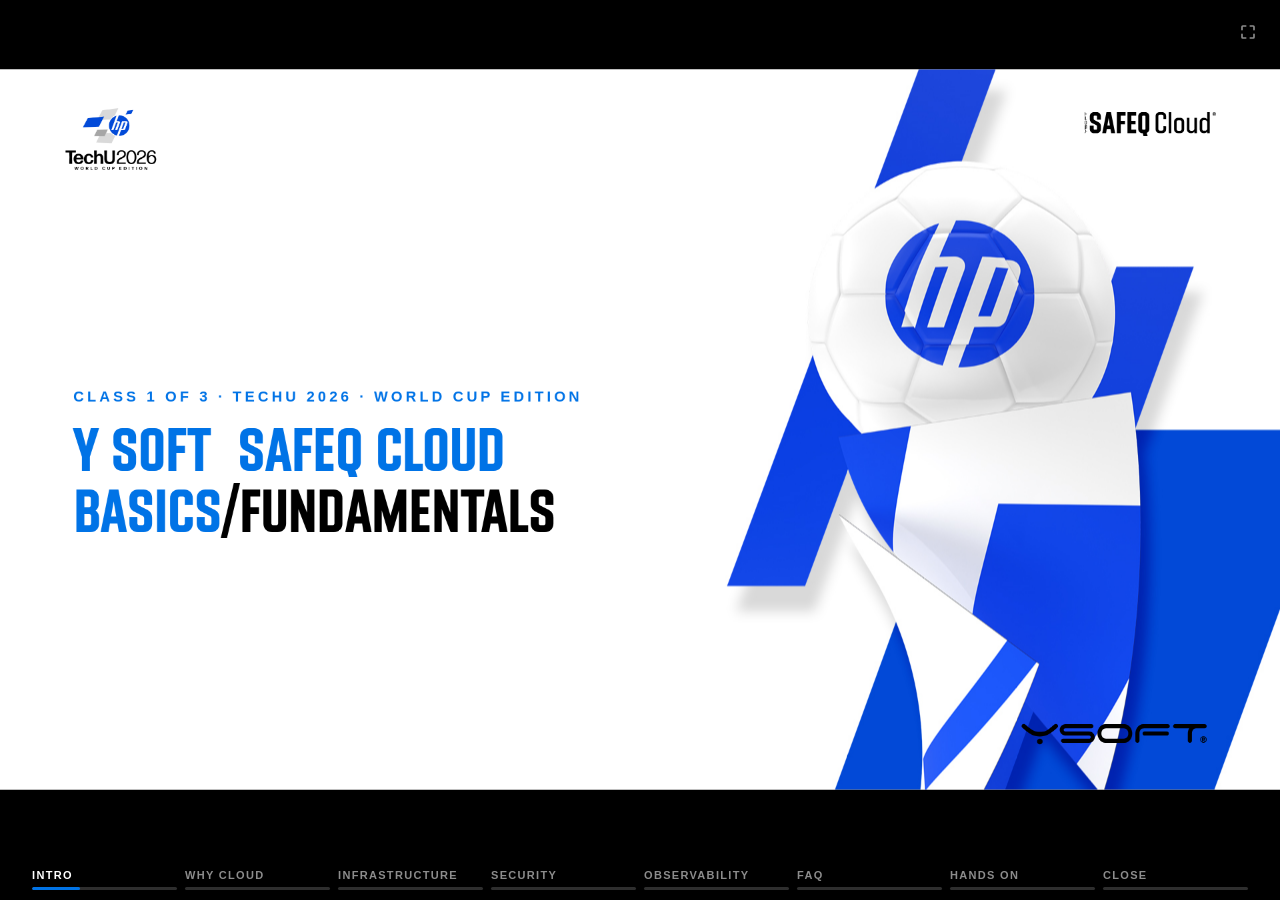
<file: safeq-cloud-techu-fundamentals/index.html>
<!doctype html>
<html lang="en">
<head>
<meta charset="utf-8" />
<title>SAFEQ Cloud · TechU Virtual</title>
<meta name="viewport" content="width=device-width, initial-scale=1" />
<link rel="stylesheet" href="styles.css" />
<script src="deck-stage.js"></script>
<template id="__bundler_thumbnail">
  <svg viewBox="0 0 400 400" xmlns="http://www.w3.org/2000/svg">
    <rect width="400" height="400" fill="#000"/>
    <circle cx="320" cy="320" r="200" fill="#0073E6"/>
    <text x="120" y="180" font-family="Arial Black,sans-serif" font-weight="900" font-size="44" fill="#fff">SAFEQ</text>
    <text x="120" y="230" font-family="Arial Black,sans-serif" font-weight="900" font-size="44" fill="#0073E6">CLOUD</text>
    <text x="120" y="280" font-family="Arial,sans-serif" font-size="22" fill="#97999B">TechU Virtual</text>
  </svg>
</template>
</head>
<body>

<button id="fs-btn" title="Toggle fullscreen (F)" aria-label="Toggle fullscreen"
  style="position:fixed;top:12px;right:12px;z-index:9999;width:40px;height:40px;
         border:none;border-radius:8px;background:rgba(0,0,0,0.55);color:#fff;
         font-size:18px;cursor:pointer;backdrop-filter:blur(6px);
         display:flex;align-items:center;justify-content:center;opacity:0.55;
         transition:opacity 120ms ease;">
  <svg width="18" height="18" viewBox="0 0 24 24" fill="none" stroke="currentColor" stroke-width="2.2" stroke-linecap="round" stroke-linejoin="round">
    <path d="M4 9V5a1 1 0 0 1 1-1h4M20 9V5a1 1 0 0 0-1-1h-4M4 15v4a1 1 0 0 0 1 1h4M20 15v4a1 1 0 0 1-1 1h-4"/>
  </svg>
</button>
<script>
(function(){
  const btn = document.getElementById('fs-btn');
  btn.addEventListener('mouseenter', () => btn.style.opacity = '1');
  btn.addEventListener('mouseleave', () => btn.style.opacity = '0.55');
  function toggleFs(){
    const d = document;
    if (!d.fullscreenElement && !d.webkitFullscreenElement) {
      const el = d.documentElement;
      (el.requestFullscreen || el.webkitRequestFullscreen).call(el);
    } else {
      (d.exitFullscreen || d.webkitExitFullscreen).call(d);
    }
  }
  btn.addEventListener('click', toggleFs);
  window.addEventListener('keydown', (e) => {
    if (e.key === 'f' || e.key === 'F') {
      if (e.target.tagName === 'INPUT' || e.target.tagName === 'TEXTAREA') return;
      toggleFs();
    }
  });
})();
</script>

<deck-stage width="1920" height="1080">

  <!-- ============================================================
       01 · TITLE
       ============================================================ -->
  <section class="slide" data-label="Title" style="background: #fff;">
    <!-- HP soccer ball + flag motif (full-bleed; source already has motif on right, white on left) -->
    <img src="assets/hp-worldcup-hero.jpeg" alt="" class="title-hero-bg" style="position: absolute; inset: 0; width: 100%; height: 100%; object-fit: cover; object-position: center center; z-index: 1;" />

    <!-- HP TechU 2026 World Cup Edition lockup top-LEFT -->
    <img src="assets/hp-techu-logo.png" alt="HP TechU 2026 World Cup Edition" style="position: absolute; top: 56px; left: 96px; height: 96px; z-index: 4;" />

    <!-- SAFEQ Cloud lockup top-RIGHT corner -->
    <img src="assets/safeq-cloud-logo-orange.svg" alt="SAFEQ Cloud" style="position: absolute; top: 64px; right: 96px; height: 36px; z-index: 4;" />

    <!-- Y Soft logo bottom-RIGHT corner (signature lockup) -->
    <img src="assets/ysoft-logo-orange.svg" alt="Y Soft" style="position: absolute; bottom: 56px; right: 96px; height: 56px; z-index: 4;" />

    <div class="frame" style="justify-content: center; padding: 220px 110px 110px; z-index: 3;">
      <div class="eyebrow" style="color: var(--orange); margin-bottom: 24px; font-size: 22px; letter-spacing: 0.22em;">CLASS 1 OF 3 · TECHU 2026 · WORLD CUP EDITION</div>
      <h1 class="display h-display" style="color: var(--orange); max-width: 950px; font-size: 92px; line-height: 1.0; margin-bottom: 0;">
        Y Soft &nbsp;SAFEQ Cloud<br/>
        <span style="color: var(--orange);">Basics</span><span style="color: var(--ink); font-weight: 600;">/Fundamentals</span>
      </h1>
    </div>
  </section>

  <!-- ============================================================
       02 · Y SOFT TEAM FOR TECHU 2026
       ============================================================ -->
  <section class="slide slide--wash" data-label="Y Soft Team for TechU 2026">
    <div class="logo-tr"><img class="hp-dark" src="assets/hp-techu-logo.png" alt="HP TechU 2026 World Cup Edition" /><img class="hp-light" src="assets/hp-techu-logo-white.png" alt="HP TechU 2026 World Cup Edition" /></div>
    <img src="assets/ysoft-logo-orange.svg" class="logo-tl" alt="Y Soft" />
    <div class="frame">
      <div class="eyebrow">Presenters</div>
      <h1 class="display h-title" style="margin-bottom: 20px;">Y Soft team for TechU 2026.</h1>
      <p class="perex" style="margin-bottom: 56px; max-width: 1400px;">
        The voices behind the sessions — a mix of product, engineering, security, and field experience.
      </p>

      <div style="display: grid; grid-template-columns: repeat(3, 1fr); gap: 40px 56px;">
        <!-- Robert T. Sages -->
        <div>
          <div style="display: flex; align-items: center; gap: 20px; margin-bottom: 14px;">
            <img src="assets/team/robert-sages.jpg" alt="Robert T. Sages" style="width: 110px; height: 110px; border-radius: 50%; object-fit: cover; flex-shrink: 0; border: 3px solid var(--orange);" />
            <div>
              <div style="font-family: var(--font-display); font-weight: 700; text-transform: uppercase; font-size: 26px; line-height: 1.05;">Robert T. Sages</div>
              <div style="font-size: 20px; color: var(--grey-11); margin-top: 6px; line-height: 1.3;">Sales &amp; Customer Success Consultant</div>
            </div>
          </div>
          <p style="font-size: 18px; line-height: 1.4; color: var(--grey-7); margin: 0;">
            Concord, North Carolina · USA
          </p>
        </div>

        <!-- Chris Laudise -->
        <div>
          <div style="display: flex; align-items: center; gap: 20px; margin-bottom: 14px;">
            <img src="assets/team/chris-laudise.jpg" alt="Chris Laudise" style="width: 110px; height: 110px; border-radius: 50%; object-fit: cover; flex-shrink: 0; border: 3px solid var(--turq);" />
            <div>
              <div style="font-family: var(--font-display); font-weight: 700; text-transform: uppercase; font-size: 26px; line-height: 1.05;">Chris Laudise</div>
              <div style="font-size: 20px; color: var(--grey-11); margin-top: 6px; line-height: 1.3;">Sales &amp; Customer Success Consultant</div>
            </div>
          </div>
          <p style="font-size: 18px; line-height: 1.4; color: var(--grey-7); margin: 0;">
            McKinney, Texas · USA
          </p>
        </div>

        <!-- Jason Lynch -->
        <div>
          <div style="display: flex; align-items: center; gap: 20px; margin-bottom: 14px;">
            <img src="assets/team/jason-lynch.jpg" alt="Jason Lynch" style="width: 110px; height: 110px; border-radius: 50%; object-fit: cover; flex-shrink: 0; border: 3px solid var(--ink);" />
            <div>
              <div style="font-family: var(--font-display); font-weight: 700; text-transform: uppercase; font-size: 26px; line-height: 1.05;">Jason Lynch</div>
              <div style="font-size: 20px; color: var(--grey-11); margin-top: 6px; line-height: 1.3;">Customer Success Consultant</div>
            </div>
          </div>
          <p style="font-size: 18px; line-height: 1.4; color: var(--grey-7); margin: 0;">
            Charlotte, North Carolina · USA
          </p>
        </div>

        <!-- Deryk Moore -->
        <div>
          <div style="display: flex; align-items: center; gap: 20px; margin-bottom: 14px;">
            <img src="assets/team/deryk-moore.jpg" alt="Deryk Moore" style="width: 110px; height: 110px; border-radius: 50%; object-fit: cover; flex-shrink: 0; border: 3px solid var(--orange);" />
            <div>
              <div style="font-family: var(--font-display); font-weight: 700; text-transform: uppercase; font-size: 26px; line-height: 1.05;">Deryk Moore</div>
              <div style="font-size: 20px; color: var(--grey-11); margin-top: 6px; line-height: 1.3;">Customer Success Consultant</div>
            </div>
          </div>
          <p style="font-size: 18px; line-height: 1.4; color: var(--grey-7); margin: 0;">
            Washington, D.C. · USA
          </p>
        </div>

        <!-- Javier Gonzalez -->
        <div>
          <div style="display: flex; align-items: center; gap: 20px; margin-bottom: 14px;">
            <img src="assets/team/javier-gonzalez.jpg" alt="Javier Gonzalez" style="width: 110px; height: 110px; border-radius: 50%; object-fit: cover; flex-shrink: 0; border: 3px solid var(--turq);" />
            <div>
              <div style="font-family: var(--font-display); font-weight: 700; text-transform: uppercase; font-size: 26px; line-height: 1.05;">Javier Gonzalez</div>
              <div style="font-size: 20px; color: var(--grey-11); margin-top: 6px; line-height: 1.3;">Digital Workplace · Managed Scan &amp; Print Services</div>
            </div>
          </div>
          <p style="font-size: 18px; line-height: 1.4; color: var(--grey-7); margin: 0;">
            Los Corrales de Buelna, Cantabria · Spain
          </p>
        </div>

        <!-- Hyder Mohammed -->
        <div>
          <div style="display: flex; align-items: center; gap: 20px; margin-bottom: 14px;">
            <img src="assets/team/hyder-mohammed.jpg" alt="Hyder Mohammed" style="width: 110px; height: 110px; border-radius: 50%; object-fit: cover; flex-shrink: 0; border: 3px solid var(--ink);" />
            <div>
              <div style="font-family: var(--font-display); font-weight: 700; text-transform: uppercase; font-size: 26px; line-height: 1.05;">Hyder Mohammed</div>
              <div style="font-size: 20px; color: var(--grey-11); margin-top: 6px; line-height: 1.3;">Managing Director &amp; Frontline Business Owner</div>
            </div>
          </div>
          <p style="font-size: 18px; line-height: 1.4; color: var(--grey-7); margin: 0;">
            Sydney, New South Wales · Australia
          </p>
        </div>
      </div>
    </div>
    <div class="footer"><span class="page-no">02 &middot; Intro</span><span>Y Soft team for TechU 2026</span></div>
  </section>

  <!-- ============================================================
       03 · AGENDA
       ============================================================ -->
  <section class="slide slide--hp-stripes" data-label="Agenda">
    <div class="logo-tr"><img class="hp-dark" src="assets/hp-techu-logo.png" alt="HP TechU 2026 World Cup Edition" /><img class="hp-light" src="assets/hp-techu-logo-white.png" alt="HP TechU 2026 World Cup Edition" /></div>
    <img src="assets/ysoft-logo-orange.svg" class="logo-tl" alt="Y Soft" />
    <div class="frame">
      <div class="eyebrow">Agenda</div>
      <h1 class="display h-title" style="margin-bottom: 56px;">Class 1 &mdash; Basics &amp; Fundamentals.</h1>

      <div style="max-width: 1500px;">
        <div class="agenda-row">
          <div class="agenda-num">01</div>
          <div class="agenda-title">Introductions</div>
          <div class="agenda-meta">Presenters &amp; Y Soft team</div>
        </div>
        <div class="agenda-row">
          <div class="agenda-num">02</div>
          <div class="agenda-title">Y Soft &amp; SAFEQ Cloud</div>
          <div class="agenda-meta">Who we are &middot; Market context &middot; The platform</div>
        </div>
        <div class="agenda-row">
          <div class="agenda-num">03</div>
          <div class="agenda-title">Infrastructure as a Feature</div>
          <div class="agenda-meta">Cost &middot; Deployment &middot; Containers &middot; Residency</div>
        </div>
        <div class="agenda-row">
          <div class="agenda-num">04</div>
          <div class="agenda-title">Security as a Feature</div>
          <div class="agenda-meta">Why it matters &middot; Defense in depth &middot; Legacy risks</div>
        </div>
        <div class="agenda-row">
          <div class="agenda-num">05</div>
          <div class="agenda-title">Observability</div>
          <div class="agenda-meta">Partner / customer SLA dashboard</div>
        </div>
        <div class="agenda-row">
          <div class="agenda-num">06</div>
          <div class="agenda-title">Frequently Asked Questions</div>
          <div class="agenda-meta">Top 10 questions we get</div>
        </div>
        <div class="agenda-row">
          <div class="agenda-num">07</div>
          <div class="agenda-title">Hands on &amp; Tenant Creation</div>
          <div class="agenda-meta">Live demo &middot; NFR walkthrough</div>
        </div>
      </div>
    </div>
    <div class="footer"><span class="page-no">03 &middot; Agenda</span><span>SAFEQ Cloud · Basics/Fundamentals · Class 1</span></div>
  </section>

  <!-- ============================================================
       03 · WHO IS Y SOFT?
       ============================================================ -->
  <section class="slide slide--wash" data-label="Who is Y Soft">
    <div class="logo-tr"><img class="hp-dark" src="assets/hp-techu-logo.png" alt="HP TechU 2026 World Cup Edition" /><img class="hp-light" src="assets/hp-techu-logo-white.png" alt="HP TechU 2026 World Cup Edition" /></div>
    <img src="assets/ysoft-logo-orange.svg" class="logo-tl" alt="Y Soft" />
    <div class="frame" style="flex-direction: row; gap: 80px; align-items: center;">
      <div style="flex: 1;">
        <div class="eyebrow">Who we are</div>
        <h1 class="display h-title" style="margin-bottom: 36px;">Y Soft at a glance</h1>
        <p class="perex" style="margin-bottom: 56px;">
          A privately-owned technology company from Brno, Czech Republic — optimising for the long horizon, with no external investors.
        </p>

        <div style="display: grid; grid-template-columns: 1fr 1fr; gap: 44px 80px;">
          <div>
            <div class="stat-big" style="font-size: 108px;">26</div>
            <div class="stat-label">Years of innovation</div>
          </div>
          <div>
            <div class="stat-big" style="font-size: 108px;">44%</div>
            <div class="stat-label">of Global Fortune 500</div>
          </div>
          <div>
            <div class="stat-big" style="font-size: 108px;">100<span style="color: var(--orange);">+</span></div>
            <div class="stat-label">Countries served</div>
          </div>
          <div>
            <div class="stat-big" style="font-size: 108px;">31k<span style="color: var(--orange);">+</span></div>
            <div class="stat-label">Customers worldwide</div>
          </div>
        </div>
      </div>

      <!-- Visual: stacked circles using brand photos -->
      <div style="width: 640px; height: 840px; position: relative; flex-shrink: 0;">
        <div style="position: absolute; top: 0; right: 40px; width: 380px; height: 380px; border-radius: 50%; overflow: hidden; border: 10px solid var(--orange);">
          <img src="assets/woman-portrait.jpg" style="width: 100%; height: 100%; object-fit: cover;" alt="" />
        </div>
        <div style="position: absolute; top: 320px; left: 0; width: 300px; height: 300px; border-radius: 50%; overflow: hidden;">
          <img src="assets/meeting-table.jpg" style="width: 100%; height: 100%; object-fit: cover;" alt="" />
        </div>
        <div style="position: absolute; bottom: 0; right: 80px; width: 340px; height: 340px; border-radius: 50%; overflow: hidden;">
          <img src="assets/man-booth.jpg" style="width: 100%; height: 100%; object-fit: cover;" alt="" />
        </div>
      </div>
    </div>
    <div class="footer"><span class="page-no">04 &middot; Context</span><span>SAFEQ Cloud · TechU Virtual</span></div>
  </section>

  <!-- ============================================================
       04 · WHAT Y SOFT DOES
       ============================================================ -->
  <section class="slide" data-label="What Y Soft does">
    <div class="logo-tr"><img class="hp-dark" src="assets/hp-techu-logo.png" alt="HP TechU 2026 World Cup Edition" /><img class="hp-light" src="assets/hp-techu-logo-white.png" alt="HP TechU 2026 World Cup Edition" /></div>
    <img src="assets/ysoft-logo-orange.svg" class="logo-tl" alt="Y Soft" />
    <div class="frame">
      <div class="eyebrow">What we do</div>
      <h1 class="display h-title" style="margin-bottom: 64px;">Hardware and software, 26&nbsp;years in.</h1>

      <div style="display: grid; grid-template-columns: 1fr 1fr; gap: 48px; flex: 1;">
        <!-- HARDWARE -->
        <div class="card card--wash" style="padding: 56px 48px; display: flex; flex-direction: column;">
          <div style="display: flex; align-items: center; gap: 20px; margin-bottom: 28px;">
            <div style="width: 56px; height: 56px; border-radius: 50%; background: var(--orange);"></div>
            <div class="card-title" style="font-size: 40px;">Hardware</div>
          </div>
          <p class="card-body" style="font-size: 26px; margin-bottom: 28px;">
            Designed and manufactured in-house. The card readers, terminals and edge devices under the Y Soft name — and the OEM work that powers our Ventures portfolio.
          </p>
          <ul style="margin: 0; padding-left: 0; list-style: none;">
            <li style="padding: 8px 0 8px 24px; position: relative; font-size: 24px; color: var(--grey-11);">
              <span style="position: absolute; left: 0; top: 16px; width: 10px; height: 10px; border-radius: 50%; background: var(--orange);"></span>
              Contactless card readers
            </li>
            <li style="padding: 8px 0 8px 24px; position: relative; font-size: 24px; color: var(--grey-11);">
              <span style="position: absolute; left: 0; top: 16px; width: 10px; height: 10px; border-radius: 50%; background: var(--orange);"></span>
              Edge devices &amp; external terminals
            </li>
            <li style="padding: 8px 0 8px 24px; position: relative; font-size: 24px; color: var(--grey-11);">
              <span style="position: absolute; left: 0; top: 16px; width: 10px; height: 10px; border-radius: 50%; background: var(--orange);"></span>
              Manufactured in Brno, Czech Republic
            </li>
          </ul>
        </div>

        <!-- SOFTWARE -->
        <div class="card card--wash" style="padding: 56px 48px; display: flex; flex-direction: column;">
          <div style="display: flex; align-items: center; gap: 20px; margin-bottom: 28px;">
            <div style="width: 56px; height: 56px; border-radius: 50%; background: var(--turq);"></div>
            <div class="card-title" style="font-size: 40px;">Software</div>
          </div>
          <p class="card-body" style="font-size: 26px; margin-bottom: 28px;">
            A print &amp; scan platform used by a million people every day, plus the AI and employee-experience tools we've built alongside it.
          </p>
          <ul style="margin: 0; padding-left: 0; list-style: none;">
            <li style="padding: 8px 0 8px 24px; position: relative; font-size: 24px; color: var(--grey-11);">
              <span style="position: absolute; left: 0; top: 16px; width: 10px; height: 10px; border-radius: 50%; background: var(--turq);"></span>
              Printing &amp; scanning platform (SAFEQ Cloud)
            </li>
            <li style="padding: 8px 0 8px 24px; position: relative; font-size: 24px; color: var(--grey-11);">
              <span style="position: absolute; left: 0; top: 16px; width: 10px; height: 10px; border-radius: 50%; background: var(--turq);"></span>
              Automation &amp; continuous testing (AIVA)
            </li>
            <li style="padding: 8px 0 8px 24px; position: relative; font-size: 24px; color: var(--grey-11);">
              <span style="position: absolute; left: 0; top: 16px; width: 10px; height: 10px; border-radius: 50%; background: var(--turq);"></span>
              Employee experience platform (CLERBO)
            </li>
          </ul>
        </div>
      </div>
    </div>
    <div class="footer"><span class="page-no">05 &middot; Context</span><span>SAFEQ Cloud · TechU Virtual</span></div>
  </section>

  <!-- ============================================================
       05 · WHY CLOUD  (replaces cluttered quote slide)
       ============================================================ -->
  <section class="slide" data-label="Why cloud">
    <div class="logo-tr"><img class="hp-dark" src="assets/hp-techu-logo.png" alt="HP TechU 2026 World Cup Edition" /><img class="hp-light" src="assets/hp-techu-logo-white.png" alt="HP TechU 2026 World Cup Edition" /></div>
    <img src="assets/safeq-cloud-logo-orange.svg" class="logo-tl" alt="SAFEQ Cloud" />
    <div class="frame">
      <div class="eyebrow">Why cloud</div>
      <h1 class="display h-title" style="margin-bottom: 72px;">Three reasons IT is moving printing off the server rack.</h1>

      <div style="display: grid; grid-template-columns: 1fr 1fr 1fr; gap: 48px; flex: 1;">
        <div>
          <div style="width: 96px; height: 96px; border-radius: 50%; background: var(--orange); color: #fff; display: flex; align-items: center; justify-content: center; font-family: var(--font-display); font-weight: 700; font-size: 48px; margin-bottom: 32px;">01</div>
          <h3 class="card-title" style="font-size: 44px; margin-bottom: 20px;">Business agility</h3>
          <p style="font-size: 26px; line-height: 1.45; color: var(--grey-11); margin: 0;">
            Scale up and down without procurement cycles. Faster time-to-market, less reliance on IT for day-to-day change.
          </p>
        </div>
        <div>
          <div style="width: 96px; height: 96px; border-radius: 50%; background: var(--turq); color: #fff; display: flex; align-items: center; justify-content: center; font-family: var(--font-display); font-weight: 700; font-size: 48px; margin-bottom: 32px;">02</div>
          <h3 class="card-title" style="font-size: 44px; margin-bottom: 20px;">IT efficiency</h3>
          <p style="font-size: 26px; line-height: 1.45; color: var(--grey-11); margin: 0;">
            Ease of administration. Simple deployment and scaling. Connect from anywhere, by default secure.
          </p>
        </div>
        <div>
          <div style="width: 96px; height: 96px; border-radius: 50%; background: var(--ink); color: #fff; display: flex; align-items: center; justify-content: center; font-family: var(--font-display); font-weight: 700; font-size: 48px; margin-bottom: 32px;">03</div>
          <h3 class="card-title" style="font-size: 44px; margin-bottom: 20px;">Economy of scale</h3>
          <p style="font-size: 26px; line-height: 1.45; color: var(--grey-11); margin: 0;">
            Low upfront investment. Pay as you go. OPEX instead of CAPEX, and no five-year refresh cycle.
          </p>
        </div>
      </div>

      <p style="font-family: var(--font-sans); font-style: italic; font-size: 24px; color: var(--grey-7); margin-top: 48px; max-width: 1200px;">
        "Our main goals were to keep IT simple and business continuity — the biggest benefit of moving to the cloud was the speed of serving IT solutions, and functionality improved."<br/>
        <span style="font-style: normal; font-weight: 600; color: var(--grey-11); font-size: 20px;">— Tom Luinstra, Ambiq Healthcare</span>
      </p>
    </div>
    <div class="footer"><span class="page-no">06 &middot; Context</span><span>SAFEQ Cloud · TechU Virtual</span></div>
  </section>

  <!-- ============================================================
       06 · CLOUD PRINT DOMINATES NEW ROLLOUTS
       ============================================================ -->
  <section class="slide" data-label="Cloud print dominates">
    <div class="logo-tr"><img class="hp-dark" src="assets/hp-techu-logo.png" alt="HP TechU 2026 World Cup Edition" /><img class="hp-light" src="assets/hp-techu-logo-white.png" alt="HP TechU 2026 World Cup Edition" /></div>
    <img src="assets/safeq-cloud-logo-orange.svg" class="logo-tl" alt="SAFEQ Cloud" />
    <div class="frame" style="flex-direction: row; gap: 80px;">
      <div style="flex: 1; display: flex; flex-direction: column; justify-content: center;">
        <div class="eyebrow">Market signal</div>
        <h1 class="display h-title" style="margin-bottom: 40px;">Cloud print now leads new rollouts, worldwide.</h1>
        <p class="perex" style="margin-bottom: 56px;">
          Cloud overtook on-prem globally in 2025 &mdash; and the lead is widening fast. By 2026, nearly three of every four new deployments go to cloud.
        </p>

        <div style="display: flex; gap: 64px; align-items: baseline;">
          <div>
            <div class="stat-big" style="font-size: 200px;">73.4<span style="color: var(--orange);">%</span></div>
            <div class="stat-label">of new deployments in 2026, cloud</div>
          </div>
        </div>
      </div>

      <!-- Growth chart -->
      <div style="width: 720px; display: flex; flex-direction: column; justify-content: center; padding-top: 60px;">
        <svg viewBox="0 0 720 480" style="width: 100%;">
          <!-- gridlines -->
          <g stroke="#E5E5E5" stroke-width="1">
            <line x1="60" y1="40"  x2="720" y2="40"/>
            <line x1="60" y1="140" x2="720" y2="140"/>
            <line x1="60" y1="240" x2="720" y2="240"/>
            <line x1="60" y1="340" x2="720" y2="340"/>
            <line x1="60" y1="420" x2="720" y2="420"/>
          </g>
          <!-- y axis labels -->
          <g font-family="Inter" font-size="16" fill="#97999B">
            <text x="46" y="45" text-anchor="end">80%</text>
            <text x="46" y="145" text-anchor="end">60%</text>
            <text x="46" y="245" text-anchor="end">40%</text>
            <text x="46" y="345" text-anchor="end">20%</text>
            <text x="46" y="425" text-anchor="end">0%</text>
          </g>
          <!-- Data (Cloud share): 2020 0.01%, 2021 0.21%, 2022 2.43%, 2023 3.94%, 2024 30.32%, 2025 54.18%, 2026 73.41% -->
          <!-- x positions (95px apart): 110, 205, 300, 395, 490, 585, 680 -->
          <path d="M 110,420 L 205,419 L 300,408 L 395,401 L 490,276 L 585,163 L 680,71"
                fill="none" stroke="#0073E6" stroke-width="6" stroke-linecap="round" stroke-linejoin="round"/>
          <!-- area fill -->
          <path d="M 110,420 L 205,419 L 300,408 L 395,401 L 490,276 L 585,163 L 680,71 L 680,420 L 110,420 Z"
                fill="#0073E6" fill-opacity="0.08"/>
          <!-- 50% threshold marker (cloud crosses on-prem) -->
          <line x1="60" y1="183" x2="720" y2="183" stroke="#97999B" stroke-width="1" stroke-dasharray="4 4"/>
          <text x="716" y="178" text-anchor="end" font-family="Inter" font-size="13" fill="#97999B">cloud &gt; on-prem</text>
          <!-- dots -->
          <g fill="#0073E6">
            <circle cx="110" cy="420" r="7"/>
            <circle cx="205" cy="419" r="7"/>
            <circle cx="300" cy="408" r="7"/>
            <circle cx="395" cy="401" r="7"/>
            <circle cx="490" cy="276" r="8"/>
            <circle cx="585" cy="163" r="8"/>
            <circle cx="680" cy="71"  r="10" fill="#000"/>
          </g>
          <!-- value labels -->
          <g font-family="Inter" font-size="16" font-weight="600" fill="#000">
            <text x="110" y="402" text-anchor="middle" fill="#97999B">0.0%</text>
            <text x="205" y="402" text-anchor="middle" fill="#97999B">0.2%</text>
            <text x="300" y="392" text-anchor="middle" fill="#97999B">2.4%</text>
            <text x="395" y="385" text-anchor="middle" fill="#97999B">3.9%</text>
            <text x="490" y="258" text-anchor="middle">30.3%</text>
            <text x="585" y="145" text-anchor="middle">54.2%</text>
            <text x="680" y="53"  text-anchor="middle" font-size="20" fill="#0073E6">73.4%</text>
          </g>
          <!-- x axis -->
          <g font-family="Inter" font-size="17" fill="#53565A">
            <text x="110" y="455" text-anchor="middle">2020</text>
            <text x="205" y="455" text-anchor="middle">2021</text>
            <text x="300" y="455" text-anchor="middle">2022</text>
            <text x="395" y="455" text-anchor="middle">2023</text>
            <text x="490" y="455" text-anchor="middle">2024</text>
            <text x="585" y="455" text-anchor="middle">2025</text>
            <text x="680" y="455" text-anchor="middle" font-weight="700" fill="#000">2026</text>
          </g>
        </svg>
        <p style="margin-top: 16px; font-size: 18px; color: var(--grey-7); text-align: center;">
          Share of new SAFEQ deployments going to cloud, 2020&ndash;2026. Source: Y&nbsp;Soft internal research.
        </p>
      </div>
    </div>
    <div class="footer"><span class="page-no">07 &middot; Context</span><span>SAFEQ Cloud · TechU Virtual</span></div>
  </section>

  <!-- ============================================================
       07 · 2025 THE YEAR OF CLOUD PRINT (big moment slide)
       ============================================================ -->
  <section class="slide slide--dark" data-label="Year of cloud print">
    <div class="logo-tr"><img class="hp-dark" src="assets/hp-techu-logo.png" alt="HP TechU 2026 World Cup Edition" /><img class="hp-light" src="assets/hp-techu-logo-white.png" alt="HP TechU 2026 World Cup Edition" /></div>
    <!-- Orange circle bleed, offset so it does not cross headline -->
    <div class="circle" style="width: 900px; height: 900px; right: -420px; top: -280px; opacity: 0.92; z-index: 1;"></div>
    <div class="circle circle--turq" style="width: 400px; height: 400px; left: -180px; bottom: -180px; opacity: 0.7; z-index: 1;"></div>

    <img src="assets/ysoft-icon-white.png" alt="" style="position: absolute; top: 64px; left: 110px; height: 56px; z-index: 3;" />

    <div class="frame" style="justify-content: center; z-index: 2;">
      <div class="eyebrow" style="color: #fff; margin-bottom: 32px;">A tipping point</div>
      <h1 class="display" style="color: #fff; font-size: 260px; line-height: 0.9; margin-bottom: 32px;">
        2025.<br/><span style="color: var(--orange);">The year</span><br/>of cloud print.
      </h1>
      <p class="body-lg" style="color: rgba(255,255,255,0.85); max-width: 1200px; margin: 0;">
        For the first time, the majority of new print projects chose cloud — driven by IT simplification, security maturity, and a clearer total cost picture.
      </p>
    </div>
    <div class="footer on-dark"><span class="page-no">08 &middot; Context</span><span style="color: rgba(255,255,255,0.5);">SAFEQ Cloud · TechU Virtual</span></div>
  </section>

  <!-- ============================================================
       08 · WHAT IS SAFEQ CLOUD?  (3 pillars overview)
       ============================================================ -->
  <section class="slide slide--wash" data-label="What is SAFEQ Cloud">
    <div class="logo-tr"><img class="hp-dark" src="assets/hp-techu-logo.png" alt="HP TechU 2026 World Cup Edition" /><img class="hp-light" src="assets/hp-techu-logo-white.png" alt="HP TechU 2026 World Cup Edition" /></div>
    <img src="assets/safeq-cloud-logo-orange.svg" class="logo-tl" alt="SAFEQ Cloud" />
    <div class="frame">
      <div class="eyebrow">Product</div>
      <h1 class="display h-title" style="margin-bottom: 20px;">What is SAFEQ Cloud?</h1>
      <p class="perex" style="margin-bottom: 60px;">
        A modern print &amp; scan platform, delivered as a service. Built on three pillars that together make up the promise.
      </p>

      <div class="pillars" style="flex: 1;">
        <div class="pillar">
          <div class="pillar-num">01</div>
          <div class="pillar-title">Infrastructure</div>
          <p style="font-size: 22px; color: var(--grey-7); margin: 0;">What you stop paying for when print moves to the cloud.</p>
          <ul>
            <li>Save thousands on HW print servers</li>
            <li>Eliminate print driver management</li>
            <li>Reduce IT tickets; free up teams for strategic work</li>
            <li>Accelerate digital transformation</li>
          </ul>
        </div>
        <div class="pillar">
          <div class="pillar-num">02</div>
          <div class="pillar-title">Security</div>
          <p style="font-size: 22px; color: var(--grey-7); margin: 0;">Why SAFEQ Cloud is safer than on-premise, by design.</p>
          <ul>
            <li>Automated maintenance, validated updates, rollbacks</li>
            <li>WIZ vulnerability management with daily scans</li>
            <li>MXDR — 24/7 security surveillance</li>
            <li>3rd-party penetration testing · ISO 27001 · SOC 2</li>
          </ul>
        </div>
        <div class="pillar">
          <div class="pillar-num">03</div>
          <div class="pillar-title">Features</div>
          <p style="font-size: 22px; color: var(--grey-7); margin: 0;">The everyday capabilities users and admins actually touch.</p>
          <ul>
            <li>Direct and secure print · location-aware printing</li>
            <li>Mobile &amp; guest printing</li>
            <li>One-click scan workflows with ABBYY OCR</li>
            <li>Advanced insights, universal print driver, reserved infra</li>
          </ul>
        </div>
      </div>
    </div>
    <div class="footer"><span class="page-no">09 &middot; Context</span><span>SAFEQ Cloud · TechU Virtual</span></div>
  </section>

  <!-- ============================================================
       10 · HIGHLIGHTS AT A GLANCE
       ============================================================ -->
  <section class="slide" data-label="Highlights at a glance">
    <div class="logo-tr"><img class="hp-dark" src="assets/hp-techu-logo.png" alt="HP TechU 2026 World Cup Edition" /><img class="hp-light" src="assets/hp-techu-logo-white.png" alt="HP TechU 2026 World Cup Edition" /></div>
    <img src="assets/safeq-cloud-logo-orange.svg" class="logo-tl" alt="SAFEQ Cloud" />
    <div class="frame">
      <div class="eyebrow">Proof at scale</div>
      <h1 class="display h-title" style="margin-bottom: 32px;">Cloud print at production scale.</h1>
      <p class="perex" style="margin-bottom: 64px;">
        Real data from production environments worldwide — not a pilot.
      </p>

      <!-- Three giant stats -->
      <div style="display: grid; grid-template-columns: 1fr 1fr 1fr; gap: 0; border-top: 2px solid var(--ink); border-bottom: 2px solid var(--ink);">
        <div style="padding: 56px 48px; border-right: 1px solid var(--border);">
          <div class="stat-big" style="font-size: 168px; color: var(--orange);">1B<span style="font-size: 0.5em; color: var(--ink);">+</span></div>
          <div class="stat-label">Pages printed / year</div>
        </div>
        <div style="padding: 56px 48px; border-right: 1px solid var(--border);">
          <div class="stat-big" style="font-size: 168px; color: var(--orange);">1M<span style="font-size: 0.5em; color: var(--ink);">+</span></div>
          <div class="stat-label">Monthly active users</div>
        </div>
        <div style="padding: 56px 48px;">
          <div class="stat-big" style="font-size: 168px; color: var(--orange);">120k<span style="font-size: 0.5em; color: var(--ink);">+</span></div>
          <div class="stat-label">Connected devices</div>
        </div>
      </div>

      <!-- 4 smaller insight cards -->
      <div style="display: grid; grid-template-columns: 1fr 1fr 1fr 1fr; gap: 24px; margin-top: 48px;">
        <div>
          <div class="step-num">01 · Cloud-first</div>
          <div style="font-family: var(--font-display); font-weight: 700; text-transform: uppercase; font-size: 22px; margin: 8px 0;">Dominance</div>
          <div style="font-size: 18px; color: var(--grey-11); line-height: 1.4;">Most new print projects are now cloud-first globally.</div>
        </div>
        <div>
          <div class="step-num">02 · Print stack</div>
          <div style="font-family: var(--font-display); font-weight: 700; text-transform: uppercase; font-size: 22px; margin: 8px 0;">Evolution</div>
          <div style="font-size: 18px; color: var(--grey-11); line-height: 1.4;">Cloud and PC clients replace on-prem servers and legacy drivers.</div>
        </div>
        <div>
          <div class="step-num">03 · Security</div>
          <div style="font-family: var(--font-display); font-weight: 700; text-transform: uppercase; font-size: 22px; margin: 8px 0;">Drives adoption</div>
          <div style="font-size: 18px; color: var(--grey-11); line-height: 1.4;">Stricter compliance standards make cloud the confident choice.</div>
        </div>
        <div>
          <div class="step-num">04 · Proven</div>
          <div style="font-family: var(--font-display); font-weight: 700; text-transform: uppercase; font-size: 22px; margin: 8px 0;">At scale</div>
          <div style="font-size: 18px; color: var(--grey-11); line-height: 1.4;">Billions of pages across thousands of production deployments.</div>
        </div>
      </div>
    </div>
    <div class="footer"><span class="page-no">10 &middot; Context</span><span>Proof at scale</span></div>
  </section>

  <!-- ============================================================
       11 · PILLAR 1 · INFRASTRUCTURE SAVINGS  (divider)
       ============================================================ -->
  <section class="slide slide--dark slide--hp-stripes" data-label="Pillar 1 divider">
    <div class="logo-tr"><img class="hp-dark" src="assets/hp-techu-logo.png" alt="HP TechU 2026 World Cup Edition" /><img class="hp-light" src="assets/hp-techu-logo-white.png" alt="HP TechU 2026 World Cup Edition" /></div>
    <div class="circle" style="width: 1100px; height: 1100px; right: -280px; top: -280px; background: var(--hp-blue-bright);"></div>
    <img src="assets/ysoft-icon-white.png" alt="" style="position: absolute; top: 64px; left: 110px; height: 56px; z-index: 3;" />

    <div class="frame" style="justify-content: center; z-index: 2;">
      <div class="eyebrow" style="color: var(--hp-blue-bright);">Pillar 01 · Infrastructure</div>
      <h1 class="display" style="color: #fff; font-size: 200px; max-width: 1500px; margin-bottom: 40px;">
        Infrastructure savings.
      </h1>
      <p class="body-lg" style="color: rgba(255,255,255,0.8); max-width: 1100px;">
        What your organisation stops paying for — in hardware, licences, and admin hours — the moment print leaves the server room.
      </p>
    </div>
    <div class="footer on-dark"><span class="page-no">11 &middot; Infrastructure</span><span style="color: rgba(255,255,255,0.5);">Architecture &amp; Security</span></div>
  </section>

  <!-- ============================================================
       12 · PRINT SERVER COST ANALYSIS  (table)
       ============================================================ -->
  <section class="slide" data-label="Print server cost analysis">
    <div class="logo-tr"><img class="hp-dark" src="assets/hp-techu-logo.png" alt="HP TechU 2026 World Cup Edition" /><img class="hp-light" src="assets/hp-techu-logo-white.png" alt="HP TechU 2026 World Cup Edition" /></div>
    <img src="assets/safeq-cloud-logo-orange.svg" class="logo-tl" alt="SAFEQ Cloud" />
    <div class="frame">
      <div class="eyebrow">Five-year print server cost analysis</div>
      <h1 class="display h-title" style="margin-bottom: 32px;">Running a print server isn't free. It's rarely cheap.</h1>

      <div style="display: grid; grid-template-columns: 1.35fr 1fr; gap: 56px; flex: 1;">
        <!-- Table -->
        <div>
          <table class="data-table">
            <thead>
              <tr>
                <th style="width: 40%;">Cost item</th>
                <th>Typical range</th>
                <th style="text-align: right;">Over 5 years</th>
              </tr>
            </thead>
            <tbody>
              <tr>
                <td><strong>Server hardware</strong><br/><span style="font-size: 18px; color: var(--grey-7);">Initial purchase · 5-yr refresh</span></td>
                <td class="num">$3,000 – $5,000</td>
                <td class="num" style="text-align: right;">$3,000 – $5,000</td>
              </tr>
              <tr>
                <td><strong>Energy &amp; cooling</strong></td>
                <td class="num">~$200 / year</td>
                <td class="num" style="text-align: right;">~$1,000</td>
              </tr>
              <tr>
                <td><strong>Hardware support &amp; warranty</strong></td>
                <td class="num">$300 – $500 / year</td>
                <td class="num" style="text-align: right;">$1,500 – $2,500</td>
              </tr>
              <tr>
                <td><strong>Server OS license &amp; CALs</strong><br/><span style="font-size: 18px; color: var(--grey-7);">Plus $20–$40 per user CAL</span></td>
                <td class="num">$500 – $1,000</td>
                <td class="num" style="text-align: right;">$500 – $1,000+</td>
              </tr>
              <tr>
                <td><strong>IT admin</strong><br/><span style="font-size: 18px; color: var(--grey-7);">Maintenance, patching, updates — 5-10 hr/month at $75-$100/hr</span></td>
                <td class="num">$4,500 – $12,000 / year</td>
                <td class="num" style="text-align: right;">$22,500 – $60,000</td>
              </tr>
              <tr class="total">
                <td>Total, over 5 years</td>
                <td></td>
                <td class="num" style="text-align: right;">$28,500 – $69,500</td>
              </tr>
            </tbody>
          </table>
        </div>

        <!-- Right column: what SAFEQ Cloud removes -->
        <div style="display: flex; flex-direction: column; gap: 14px; padding-bottom: 20px;">
          <div class="card card--orange" style="padding: 28px 32px;">
            <div class="caption" style="color: rgba(255,255,255,0.8); margin-bottom: 12px;">With SAFEQ Cloud</div>
            <h3 class="card-title" style="font-size: 40px; color: #fff; margin-bottom: 6px;">No print management.</h3>
            <p class="card-body" style="font-size: 20px;">
              We call it NPM: no servers to maintain, no drivers to chase, no tickets to close. Users onboard themselves.
            </p>
          </div>

          <div class="card" style="padding: 22px 30px; display: flex; align-items: center; gap: 22px;">
            <div style="width: 56px; height: 56px; border-radius: 50%; background: var(--orange-wash); flex-shrink: 0; display: flex; align-items: center; justify-content: center; font-family: var(--font-display); font-weight: 700; color: var(--orange); font-size: 28px;">1</div>
            <div>
              <div style="font-family: var(--font-display); font-weight: 700; text-transform: uppercase; font-size: 26px; margin-bottom: 4px;">Eliminate print servers</div>
              <div style="font-size: 20px; color: var(--grey-7);">Zero on-prem print infrastructure to own.</div>
            </div>
          </div>

          <div class="card" style="padding: 22px 30px; display: flex; align-items: center; gap: 22px;">
            <div style="width: 56px; height: 56px; border-radius: 50%; background: var(--orange-wash); flex-shrink: 0; display: flex; align-items: center; justify-content: center; font-family: var(--font-display); font-weight: 700; color: var(--orange); font-size: 24px;">2</div>
            <div>
              <div style="font-family: var(--font-display); font-weight: 700; text-transform: uppercase; font-size: 26px; margin-bottom: 4px;">Eliminate driver management</div>
              <div style="font-size: 20px; color: var(--grey-7);">Universal driver, centrally managed.</div>
            </div>
          </div>

          <div class="card" style="padding: 22px 30px; display: flex; align-items: center; gap: 22px;">
            <div style="width: 56px; height: 56px; border-radius: 50%; background: var(--orange-wash); flex-shrink: 0; display: flex; align-items: center; justify-content: center; font-family: var(--font-display); font-weight: 700; color: var(--orange); font-size: 24px;">3</div>
            <div>
              <div style="font-family: var(--font-display); font-weight: 700; text-transform: uppercase; font-size: 26px; margin-bottom: 4px;">Self-service onboarding</div>
              <div style="font-size: 20px; color: var(--grey-7);">Users set themselves up, no ticket required.</div>
            </div>
          </div>
        </div>
      </div>
    </div>
    <div class="footer"><span class="page-no">12 &middot; Infrastructure</span><span>Infrastructure · Cost analysis</span></div>
  </section>

  <!-- ============================================================
       13 · THREE WAYS TO DEPLOY SAFEQ CLOUD
       ============================================================ -->
  <section class="slide slide--wash" data-label="Three deployment options">
    <div class="logo-tr"><img class="hp-dark" src="assets/hp-techu-logo.png" alt="HP TechU 2026 World Cup Edition" /></div>
    <img src="assets/safeq-cloud-logo-orange.svg" class="logo-tl" alt="SAFEQ Cloud" />
    <div class="frame">
      <div class="eyebrow">Deployment options · Choose your control level</div>
      <h1 class="display h-title" style="margin-bottom: 28px;">Three ways to deploy SAFEQ Cloud.</h1>
      <p class="perex" style="margin-bottom: 64px; max-width: 1600px;">
        A spectrum, based on how much data control and operational ownership you need — from standard multi-tenant cloud to fully managed on-premise.
      </p>

      <div style="display: grid; grid-template-columns: 1fr 1fr 1fr; gap: 32px; flex: 1; align-items: stretch;">
        <!-- Multi-Tenant -->
        <div class="card" style="padding: 44px 36px; display: flex; flex-direction: column; gap: 16px;">
          <div style="width: 56px; height: 56px; border-radius: 12px; background: var(--turq-wash); display: flex; align-items: center; justify-content: center;">
            <svg width="32" height="32" viewBox="0 0 24 24" fill="none" stroke="var(--turq)" stroke-width="2" stroke-linecap="round" stroke-linejoin="round" aria-hidden="true">
              <path d="M17.5 19a4.5 4.5 0 1 0 0-9h-1.8a7 7 0 1 0-11.7 6.5"/>
            </svg>
          </div>
          <div class="caption" style="margin-bottom: 0; color: var(--grey-7);">Standard cloud</div>
          <h3 style="font-family: var(--font-display); font-weight: 700; text-transform: uppercase; font-size: 38px; line-height: 1.05; margin: 0;">Multi-Tenant</h3>
          <p style="font-size: 20px; line-height: 1.45; color: var(--grey-11); margin: 0;">Shared SAFEQ Cloud with full automation, three-zone HA, and bi-weekly updates. The default for most customers.</p>
          <ul style="list-style: none; padding: 0; margin: 12px 0 0; font-size: 18px; color: var(--grey-11);">
            <li style="padding: 6px 0 6px 18px; position: relative;"><span style="position:absolute;left:0;top:14px;width:6px;height:6px;border-radius:50%;background:var(--grey-7);"></span>Per-device licensing</li>
            <li style="padding: 6px 0 6px 18px; position: relative;"><span style="position:absolute;left:0;top:14px;width:6px;height:6px;border-radius:50%;background:var(--grey-7);"></span>Y Soft–operated DCs worldwide</li>
            <li style="padding: 6px 0 6px 18px; position: relative;"><span style="position:absolute;left:0;top:14px;width:6px;height:6px;border-radius:50%;background:var(--grey-7);"></span>Standard SLA</li>
          </ul>
        </div>

        <!-- Reserved -->
        <div class="card card--orange" style="padding: 44px 36px; display: flex; flex-direction: column; gap: 16px;">
          <div style="width: 56px; height: 56px; border-radius: 12px; background: rgba(255,255,255,0.18); display: flex; align-items: center; justify-content: center;">
            <svg width="32" height="32" viewBox="0 0 24 24" fill="none" stroke="#fff" stroke-width="2" stroke-linecap="round" stroke-linejoin="round" aria-hidden="true">
              <path d="M12 2 4 5v6.5c0 5 3.4 9.6 8 10.5 4.6-.9 8-5.5 8-10.5V5l-8-3z"/>
              <path d="M9 12l2 2 4-4"/>
            </svg>
          </div>
          <div class="caption" style="margin-bottom: 0; color: rgba(255,255,255,0.85);">Dedicated</div>
          <h3 style="font-family: var(--font-display); font-weight: 700; text-transform: uppercase; font-size: 38px; line-height: 1.05; margin: 0; color: #fff;">Reserved</h3>
          <p style="font-size: 20px; line-height: 1.45; color: #fff; margin: 0; opacity: 0.96;">Dedicated infrastructure in a dual-zone setup, in the Y Soft–operated DC of the customer's choice. Same platform, isolated environment, premium SLA.</p>
          <ul style="list-style: none; padding: 0; margin: 12px 0 0; font-size: 18px; color: #fff;">
            <li style="padding: 6px 0 6px 18px; position: relative;"><span style="position:absolute;left:0;top:14px;width:6px;height:6px;border-radius:50%;background:#fff;"></span>Dedicated resources</li>
            <li style="padding: 6px 0 6px 18px; position: relative;"><span style="position:absolute;left:0;top:14px;width:6px;height:6px;border-radius:50%;background:#fff;"></span>Customer-chosen DC (AWS or T Cloud)</li>
            <li style="padding: 6px 0 6px 18px; position: relative;"><span style="position:absolute;left:0;top:14px;width:6px;height:6px;border-radius:50%;background:#fff;"></span>Premium SLA included</li>
          </ul>
        </div>

        <!-- Managed On-Prem -->
        <div class="card" style="padding: 44px 36px; display: flex; flex-direction: column; gap: 16px;">
          <div style="width: 56px; height: 56px; border-radius: 12px; background: #F2F2F2; display: flex; align-items: center; justify-content: center;">
            <svg width="32" height="32" viewBox="0 0 24 24" fill="none" stroke="var(--ink)" stroke-width="2" stroke-linecap="round" stroke-linejoin="round" aria-hidden="true">
              <rect x="3" y="3" width="18" height="6" rx="1"/>
              <rect x="3" y="15" width="18" height="6" rx="1"/>
              <path d="M7 6h.01M7 18h.01"/>
            </svg>
          </div>
          <div class="caption" style="margin-bottom: 0; color: var(--grey-7);">Maximum control</div>
          <h3 style="font-family: var(--font-display); font-weight: 700; text-transform: uppercase; font-size: 38px; line-height: 1.05; margin: 0;">Managed On-Prem</h3>
          <p style="font-size: 20px; line-height: 1.45; color: var(--grey-11); margin: 0;">SAFEQ Cloud deployed into customer-controlled infrastructure. Print and scan data never leaves the network.</p>
          <ul style="list-style: none; padding: 0; margin: 12px 0 0; font-size: 18px; color: var(--grey-11);">
            <li style="padding: 6px 0 6px 18px; position: relative;"><span style="position:absolute;left:0;top:14px;width:6px;height:6px;border-radius:50%;background:var(--grey-7);"></span>Customer-operated infrastructure</li>
            <li style="padding: 6px 0 6px 18px; position: relative;"><span style="position:absolute;left:0;top:14px;width:6px;height:6px;border-radius:50%;background:var(--grey-7);"></span>Print &amp; scan data stay on-prem</li>
            <li style="padding: 6px 0 6px 18px; position: relative;"><span style="position:absolute;left:0;top:14px;width:6px;height:6px;border-radius:50%;background:var(--grey-7);"></span>Customer secures the environment</li>
          </ul>
        </div>
      </div>
    </div>
    <div class="footer"><span class="page-no">13 &middot; Infrastructure</span><span>Three deployment options · Standard · Reserved · Managed On-Prem</span></div>
  </section>

  <!-- ============================================================
       13 · CONTAINERIZATION
       ============================================================ -->
  <section class="slide" data-label="Containerization">
    <div class="logo-tr"><img class="hp-dark" src="assets/hp-techu-logo.png" alt="HP TechU 2026 World Cup Edition" /></div>
    <img src="assets/safeq-cloud-logo-orange.svg" class="logo-tl" alt="SAFEQ Cloud" />
    <div class="frame">
      <div class="eyebrow">Technology · Container architecture</div>
      <h1 class="display h-title" style="margin-bottom: 28px;">How we scale: containerization.</h1>
      <p class="perex" style="margin-bottom: 48px; max-width: 1600px;">
        SAFEQ Cloud runs inside containers — think of each as a standardized shipping box for an application, with everything it needs packed inside. It's the same architecture Google built to run at planetary scale, and it's how SAFEQ Cloud runs <strong>120K devices</strong> across the platform with no degradation.
      </p>

      <div style="display: grid; grid-template-columns: 1fr 1fr; gap: 40px; margin-bottom: 48px;">
        <div style="border: 2px solid var(--border); border-radius: 8px; padding: 32px; background: #FAFAFA;">
          <div class="caption" style="margin-bottom: 12px; color: var(--grey-7);">Traditional on-premise</div>
          <div style="font-family: var(--font-display); font-weight: 700; text-transform: uppercase; font-size: 28px; line-height: 1.05; margin-bottom: 12px;">App on bare server</div>
          <p style="font-size: 18px; line-height: 1.45; color: var(--grey-11); margin: 0;">Apps installed directly on servers — or in costly virtual machines that ship a full OS each time. Scaling means provisioning more hardware. Updates mean downtime windows.</p>
        </div>
        <div style="border: 2px solid var(--orange); border-radius: 8px; padding: 32px; background: var(--orange-wash); position: relative;">
          <div class="caption" style="margin-bottom: 12px; color: var(--orange);">SAFEQ Cloud</div>
          <div style="font-family: var(--font-display); font-weight: 700; text-transform: uppercase; font-size: 28px; line-height: 1.05; margin-bottom: 12px;">App in a container</div>
          <p style="font-size: 18px; line-height: 1.45; color: var(--grey-11); margin: 0;">A standardized shipping box for the application — code, libraries, config. Multiple containers safely share the same OS without VM overhead. (Database stays on managed RDS.)</p>
        </div>
      </div>

      <div style="display: grid; grid-template-columns: repeat(3, 1fr); gap: 32px;">
        <div>
          <div class="step-num">01 · Auto-scale</div>
          <div style="font-family: var(--font-display); font-weight: 700; text-transform: uppercase; font-size: 24px; margin: 8px 0;">Massive · Horizontal</div>
          <div style="font-size: 18px; color: var(--grey-11); line-height: 1.45;">Spin up more containers in seconds as demand grows. No VM provisioning, no infrastructure delay.</div>
        </div>
        <div>
          <div class="step-num">02 · Load balancing</div>
          <div style="font-family: var(--font-display); font-weight: 700; text-transform: uppercase; font-size: 24px; margin: 8px 0;">Always healthiest</div>
          <div style="font-size: 18px; color: var(--grey-11); line-height: 1.45;">Traffic auto-routes to the healthiest zone and least-loaded container. No hot spots, no manual tuning.</div>
        </div>
        <div>
          <div class="step-num">03 · Self-healing</div>
          <div style="font-family: var(--font-display); font-weight: 700; text-transform: uppercase; font-size: 24px; margin: 8px 0;">Detect &amp; replace</div>
          <div style="font-size: 18px; color: var(--grey-11); line-height: 1.45;">A failing container is detected and replaced automatically. Updates roll out incrementally with instant rollback.</div>
        </div>
      </div>
    </div>
    <div class="footer"><span class="page-no">14 &middot; Infrastructure</span><span>Containerization · The engine of scale</span></div>
  </section>

  <!-- ============================================================
       14 · CONTAINERS IN MOTION (live animated stage)
       ============================================================ -->
  <section class="slide" data-label="Containers in motion">
    <div class="logo-tr"><img class="hp-dark" src="assets/hp-techu-logo.png" alt="HP TechU 2026 World Cup Edition" /></div>
    <img src="assets/safeq-cloud-logo-orange.svg" class="logo-tl" alt="SAFEQ Cloud" />
    <div class="frame" style="padding: 130px 110px 92px;">
      <div class="eyebrow">How it works · Live</div>
      <h1 class="display h-title" style="margin-bottom: 14px; font-size: 84px;">Containers in motion.</h1>
      <p class="perex" style="margin-bottom: 28px; max-width: 1500px; font-size: 26px;">
        The same architecture running the SAFEQ Cloud platform — watch it scale out, peak, and self-heal.
      </p>

      <div class="ctn-stage">
        <div class="ctn-counters">
          <div class="ctn-counter">
            <div class="caption ctn-counter-label">Active containers</div>
            <div class="ctn-counter-num" style="color: var(--orange);"><span class="ctn-active">0</span></div>
          </div>
          <div class="ctn-counter">
            <div class="caption ctn-counter-label">Requests / sec</div>
            <div class="ctn-counter-num" style="color: var(--ink);"><span class="ctn-rps">0</span></div>
          </div>
          <div class="ctn-counter">
            <div class="caption ctn-counter-label">Self-heals (cycle)</div>
            <div class="ctn-counter-num" style="color: var(--turq);"><span class="ctn-heals">0</span></div>
          </div>
        </div>

        <div class="ctn-grid"></div>

        <div class="ctn-az-panel">
          <div class="ctn-az-bar">
            <span class="ctn-az-name">Zone A</span>
            <div class="ctn-az-track"><div class="ctn-az-fill" data-az="A"></div></div>
            <span class="ctn-az-pct" data-az-pct="A">0%</span>
          </div>
          <div class="ctn-az-bar">
            <span class="ctn-az-name">Zone B</span>
            <div class="ctn-az-track"><div class="ctn-az-fill" data-az="B"></div></div>
            <span class="ctn-az-pct" data-az-pct="B">0%</span>
          </div>
          <div class="ctn-az-bar">
            <span class="ctn-az-name">Zone C</span>
            <div class="ctn-az-track"><div class="ctn-az-fill" data-az="C"></div></div>
            <span class="ctn-az-pct" data-az-pct="C">0%</span>
          </div>
        </div>
      </div>
    </div>
    <div class="footer"><span class="page-no">15 &middot; Infrastructure</span><span>Containers in motion · Same architecture across the platform</span></div>
  </section>

  <!-- ============================================================
       16 · REGIONAL DATA CENTERS (compliance ally)
       ============================================================ -->
  <section class="slide slide--wash" data-label="Regional data centers">
    <div class="logo-tr"><img class="hp-dark" src="assets/hp-techu-logo.png" alt="HP TechU 2026 World Cup Edition" /><img class="hp-light" src="assets/hp-techu-logo-white.png" alt="HP TechU 2026 World Cup Edition" /></div>
    <img src="assets/safeq-cloud-logo-orange.svg" class="logo-tl" alt="SAFEQ Cloud" />
    <div class="frame">
      <div class="eyebrow">SAFEQ Cloud &middot; Data sovereignty &amp; residency</div>
      <h1 class="display h-title" style="margin-bottom: 28px; max-width: 1500px;">Data stays where the law says it should.</h1>
      <p class="perex" style="margin-bottom: 36px; max-width: 1500px;">
        Many jurisdictions and public-sector frameworks require data to remain within national borders or under direct control. SAFEQ Cloud is provisioned across <strong>9 active regions</strong>, with <strong>3 more under evaluation</strong>.
      </p>

      <div style="display: grid; grid-template-columns: 1fr 1.6fr; gap: 56px; flex: 1; align-items: start;">
        <div>
          <div style="border-top: 2px solid var(--ink);">
            <div style="display: grid; grid-template-columns: auto 1fr; gap: 28px; align-items: center; padding: 22px 0; border-bottom: 1px solid var(--border);">
              <div class="stat-big" style="font-size: 72px; color: var(--orange); line-height: 1;">9</div>
              <div>
                <div style="font-family: var(--font-display); font-weight: 700; text-transform: uppercase; font-size: 24px;">Active regions</div>
                <div style="font-size: 18px; color: var(--grey-7);">Dublin &middot; London &middot; Frankfurt&times;2 &middot; Stockholm &middot; Montreal &middot; Virginia &middot; Singapore &middot; Sydney</div>
              </div>
            </div>
            <div style="display: grid; grid-template-columns: auto 1fr; gap: 28px; align-items: center; padding: 22px 0; border-bottom: 1px solid var(--border);">
              <div class="stat-big" style="font-size: 72px; color: #F2B600; line-height: 1;">3</div>
              <div>
                <div style="font-family: var(--font-display); font-weight: 700; text-transform: uppercase; font-size: 24px;">In consideration</div>
                <div style="font-size: 18px; color: var(--grey-7);">India &middot; Saudi Arabia &middot; China</div>
              </div>
            </div>
            <div style="display: grid; grid-template-columns: auto 1fr; gap: 28px; align-items: center; padding: 22px 0; border-bottom: 1px solid var(--border);">
              <div class="stat-big" style="font-size: 72px; color: var(--ink); line-height: 1;">3&times;</div>
              <div>
                <div style="font-family: var(--font-display); font-weight: 700; text-transform: uppercase; font-size: 24px;">Availability zones</div>
                <div style="font-size: 18px; color: var(--grey-7);">Per active region</div>
              </div>
            </div>
          </div>

          <div style="margin-top: 24px; display: flex; gap: 22px; align-items: center;">
            <span style="display: inline-flex; gap: 8px; align-items: center; font-size: 16px; color: var(--grey-11);"><span style="display:inline-block; width:14px; height:14px; border-radius:50%; background:var(--orange);"></span> Active</span>
            <span style="display: inline-flex; gap: 8px; align-items: center; font-size: 16px; color: var(--grey-11);"><span style="display:inline-block; width:14px; height:14px; border-radius:50%; background:#F2B600;"></span> In consideration</span>
          </div>
        </div>

        <div style="align-self: stretch; display: flex; flex-direction: column; justify-content: center;">
          <div style="position: relative; width: 100%;">
            <img src="assets/world-map.svg" alt="World map" style="width: 100%; height: auto; display: block;" />
            <svg viewBox="0 0 950 620" preserveAspectRatio="xMidYMid meet" style="position: absolute; inset: 0; width: 100%; height: 100%; pointer-events: none;" xmlns="http://www.w3.org/2000/svg">
              <g font-family="Inter, Arial, sans-serif" font-size="14" fill="#000">
                <circle cx="479" cy="178" r="22" fill="#FF6600" opacity="0.22"/>
                <circle cx="479" cy="178" r="9" fill="#FF6600"/>
                <text x="499" y="180" font-weight="600">Frankfurt &times;2</text>
                <circle cx="450" cy="178" r="6" fill="#FF6600"/>
                <text x="438" y="183" text-anchor="end">London</text>
                <circle cx="433" cy="169" r="6" fill="#FF6600"/>
                <text x="420" y="160" text-anchor="end">Dublin</text>
                <circle cx="498" cy="145" r="6" fill="#FF6600"/>
                <text x="510" y="141">Stockholm</text>
                <circle cx="255" cy="200" r="6" fill="#FF6600"/>
                <text x="247" y="196" text-anchor="end">Virginia</text>
                <circle cx="258" cy="175" r="6" fill="#FF6600"/>
                <text x="250" y="170" text-anchor="end">Montreal</text>
                <circle cx="742" cy="333" r="6" fill="#FF6600"/>
                <text x="753" y="337">Singapore</text>
                <circle cx="862" cy="458" r="6" fill="#FF6600"/>
                <text x="871" y="462">Sydney</text>
                <circle cx="595" cy="290" r="6" fill="#F2B600"/>
                <text x="604" y="294">Saudi Arabia</text>
                <circle cx="680" cy="275" r="6" fill="#F2B600"/>
                <text x="690" y="279">India</text>
                <circle cx="780" cy="270" r="6" fill="#F2B600"/>
                <text x="772" y="266" text-anchor="end">China</text>
              </g>
            </svg>
          </div>
        </div>
      </div>
    </div>
    <div class="footer"><span class="page-no">16 &middot; Infrastructure</span><span>Infrastructure · Residency</span></div>
  </section>

  <!-- ============================================================
       13 · (dropped redundant slide)
       Replaced with a transition slide: pillar 1 → pillar 2
       ============================================================ -->

  <!-- ============================================================
       14 · PILLAR 2 · SECURITY (divider)
       ============================================================ -->
  <section class="slide slide--dark slide--hp-stripes" data-label="Pillar 2 divider">
    <div class="logo-tr"><img class="hp-dark" src="assets/hp-techu-logo.png" alt="HP TechU 2026 World Cup Edition" /><img class="hp-light" src="assets/hp-techu-logo-white.png" alt="HP TechU 2026 World Cup Edition" /></div>
    <div class="circle" style="width: 1100px; height: 1100px; left: -320px; bottom: -320px; background: var(--hp-blue-bright);"></div>
    <img src="assets/ysoft-icon-white.png" alt="" style="position: absolute; top: 64px; left: 110px; height: 56px; z-index: 3;" />

    <div class="frame" style="justify-content: center; z-index: 2; align-items: flex-end; text-align: right;">
      <div class="eyebrow" style="color: var(--hp-blue-bright);">Pillar 02 · Security</div>
      <h1 class="display" style="color: #fff; font-size: 220px; margin-bottom: 32px;">
        Security.
      </h1>
      <p class="body-lg" style="color: rgba(255,255,255,0.8); max-width: 1100px;">
        Why SAFEQ Cloud may be safer than the on-premise alternatives you're running today.
      </p>
    </div>
    <div class="footer on-dark"><span class="page-no">17 &middot; Security</span><span style="color: rgba(255,255,255,0.5);">Security</span></div>
  </section>

  <!-- ============================================================
       15 · WHY SECURITY MATTERS MORE TODAY
       ============================================================ -->
  <section class="slide" data-label="Why security matters now">
    <div class="logo-tr"><img class="hp-dark" src="assets/hp-techu-logo.png" alt="HP TechU 2026 World Cup Edition" /><img class="hp-light" src="assets/hp-techu-logo-white.png" alt="HP TechU 2026 World Cup Edition" /></div>
    <img src="assets/safeq-cloud-logo-orange.svg" class="logo-tl" alt="SAFEQ Cloud" />
    <div class="frame">
      <div class="eyebrow">Security · Context</div>
      <h1 class="display h-title" style="margin-bottom: 28px; max-width: 1600px;">Security is now a board-level priority.</h1>
      <p class="perex" style="margin-bottom: 64px; max-width: 1400px;">
        Since 2020, the volume, impact, and regulatory exposure of cyber incidents have all risen dramatically. Security has shifted from IT hygiene to board-level resilience.
      </p>

      <div style="display: grid; grid-template-columns: 1fr 1fr 1fr; gap: 0; flex: 1; border-top: 2px solid var(--ink); border-bottom: 2px solid var(--ink);">
        <div style="padding: 56px 48px; border-right: 1px solid var(--border);">
          <div class="stat-big" style="font-size: 160px; color: var(--ink);"><span style="color: var(--orange);">$</span>4.88<span style="font-size: 0.55em; color: var(--grey-7);">M</span></div>
          <div class="stat-label" style="margin-top: 8px;">Average breach cost</div>
          <p style="font-size: 20px; color: var(--grey-7); margin: 16px 0 0; line-height: 1.4;">
            IBM Cost of a Data Breach Report, 2024.
          </p>
        </div>
        <div style="padding: 56px 48px; border-right: 1px solid var(--border);">
          <div class="stat-big" style="font-size: 160px; color: var(--ink);">44<span style="color: var(--orange);">%</span></div>
          <div class="stat-label" style="margin-top: 8px;">Breaches involve ransomware</div>
          <p style="font-size: 20px; color: var(--grey-7); margin: 16px 0 0; line-height: 1.4;">
            Up from &lt;25% five years ago.
          </p>
        </div>
        <div style="padding: 56px 48px;">
          <div class="stat-big" style="font-size: 160px; color: var(--ink);">34<span style="color: var(--orange);">%</span></div>
          <div class="stat-label" style="margin-top: 8px;">YoY increase in exploits</div>
          <p style="font-size: 20px; color: var(--grey-7); margin: 16px 0 0; line-height: 1.4;">
            More vulnerabilities, exploited faster.
          </p>
        </div>
      </div>
    </div>
    <div class="footer"><span class="page-no">18 &middot; Security</span><span>Security · Context</span></div>
  </section>

  <!-- ============================================================
       16 · HOW SAFEQ CLOUD PROTECTS YOU
       ============================================================ -->
  <section class="slide slide--wash" data-label="How SAFEQ Cloud protects">
    <div class="logo-tr"><img class="hp-dark" src="assets/hp-techu-logo.png" alt="HP TechU 2026 World Cup Edition" /><img class="hp-light" src="assets/hp-techu-logo-white.png" alt="HP TechU 2026 World Cup Edition" /></div>
    <img src="assets/safeq-cloud-logo-orange.svg" class="logo-tl" alt="SAFEQ Cloud" />
    <div class="frame">
      <div class="eyebrow">Security · Defense in depth</div>
      <h1 class="display h-title" style="margin-bottom: 48px;">Three layers of defense, running all the time.</h1>

      <div class="pillars" style="flex: 1; gap: 32px;">
        <div class="pillar" style="padding: 44px 36px;">
          <div style="display: flex; align-items: baseline; gap: 16px;">
            <div class="step-num" style="font-size: 26px;">01</div>
            <div class="pillar-title" style="font-size: 30px;">Prevention</div>
          </div>
          <ul>
            <li>WIZ — automated vulnerability management</li>
            <li>3rd-party penetration testing, three times yearly</li>
            <li>Certified Secure SDLC</li>
            <li>Bi-weekly automated updates with validation &amp; rollbacks</li>
          </ul>
        </div>
        <div class="pillar" style="padding: 44px 36px;">
          <div style="display: flex; align-items: baseline; gap: 16px;">
            <div class="step-num" style="font-size: 26px;">02</div>
            <div class="pillar-title" style="font-size: 30px;">Detection &amp; Response</div>
          </div>
          <ul>
            <li>MXDR — Managed Extended Detection and Response</li>
            <li>24/7 security operations surveillance</li>
            <li>Incident-response runbooks and quarterly drills</li>
            <li>Direct customer notification on detection</li>
          </ul>
        </div>
        <div class="pillar" style="padding: 44px 36px;">
          <div style="display: flex; align-items: baseline; gap: 16px;">
            <div class="step-num" style="font-size: 26px;">03</div>
            <div class="pillar-title" style="font-size: 30px;">Visibility &amp; Compliance</div>
          </div>
          <ul>
            <li>Automated, machine-readable SBOM</li>
            <li>ISO 27001 &middot; ISO 9001</li>
            <li>SOC 2 Type 1 · Type 2 in summer 2026</li>
            <li>Public trust center — trust.ysoft.com</li>
          </ul>
        </div>
      </div>
    </div>
    <div class="footer"><span class="page-no">19 &middot; Security</span><span>Security · Defense in depth</span></div>
  </section>

  <!-- ============================================================
       17 · SECURITY RISKS IN LEGACY PRINT
       ============================================================ -->
  <section class="slide" data-label="Security risks in legacy print">
    <div class="logo-tr"><img class="hp-dark" src="assets/hp-techu-logo.png" alt="HP TechU 2026 World Cup Edition" /><img class="hp-light" src="assets/hp-techu-logo-white.png" alt="HP TechU 2026 World Cup Edition" /></div>
    <img src="assets/safeq-cloud-logo-orange.svg" class="logo-tl" alt="SAFEQ Cloud" />
    <div class="frame">
      <div class="eyebrow">Security · What we see in the field</div>
      <h1 class="display h-title" style="margin-bottom: 32px; max-width: 1500px;">Unpatched print servers are the low-hanging fruit.</h1>

      <div style="display: grid; grid-template-columns: 1.1fr 1fr; gap: 72px; flex: 1;">
        <!-- Three big stats, stacked -->
        <div style="display: flex; flex-direction: column; gap: 36px; padding-top: 8px;">
          <div style="display: grid; grid-template-columns: 220px 1fr; gap: 36px; align-items: start; padding-bottom: 28px; border-bottom: 1px solid var(--border);">
            <div class="stat-big" style="font-size: 140px; color: var(--orange); line-height: 0.88;">75%</div>
            <div style="padding-top: 14px;">
              <div style="font-family: var(--font-display); font-weight: 700; text-transform: uppercase; font-size: 30px; line-height: 1.05; margin-bottom: 10px;">Never updated since install</div>
              <div style="font-size: 22px; color: var(--grey-11); line-height: 1.4;">Of print servers we've observed in the field — a Y Soft research sample of &gt; 30,000 SAFEQ 6 deployments.</div>
            </div>
          </div>

          <div style="display: grid; grid-template-columns: 220px 1fr; gap: 36px; align-items: start; padding-bottom: 28px; border-bottom: 1px solid var(--border);">
            <div class="stat-big" style="font-size: 140px; color: var(--orange); line-height: 0.88;">50</div>
            <div style="padding-top: 14px;">
              <div style="font-family: var(--font-display); font-weight: 700; text-transform: uppercase; font-size: 30px; line-height: 1.05; margin-bottom: 10px;">Vulnerabilities / month</div>
              <div style="font-size: 22px; color: var(--grey-11); line-height: 1.4;">Discovered in third-party libraries — every month, across the print stack. This is the reality of modern software supply chains.</div>
            </div>
          </div>

          <div style="display: grid; grid-template-columns: 220px 1fr; gap: 36px; align-items: start;">
            <div class="stat-big" style="font-size: 140px; color: var(--orange); line-height: 0.88;">60%</div>
            <div style="padding-top: 14px;">
              <div style="font-family: var(--font-display); font-weight: 700; text-transform: uppercase; font-size: 30px; line-height: 1.05; margin-bottom: 10px;">Succeed via unfixed flaws</div>
              <div style="font-size: 22px; color: var(--grey-11); line-height: 1.4;">Share of successful attacks in 2025 that exploited a known, unpatched vulnerability.</div>
            </div>
          </div>
        </div>

        <!-- Donut breakdown: attack vectors -->
        <div style="display: flex; flex-direction: column; justify-content: center; gap: 36px;">
          <div class="caption">Root cause breakdown · successful attacks 2025</div>
          <svg viewBox="0 0 400 400" style="width: 100%; max-width: 440px;">
            <g transform="translate(200,200)">
              <!-- 38 vulnerabilities, 30 credentials, 22 social, 10 other -->
              <!-- Donut: cumulative angles -->
              <!-- Total circumference -->
              <!-- Use stroke-dasharray trick -->
              <circle r="130" fill="none" stroke="#F2F2F2" stroke-width="64"/>
              <!-- 38% orange -->
              <circle r="130" fill="none" stroke="#0073E6" stroke-width="64"
                      stroke-dasharray="310.2 816.8" transform="rotate(-90)"/>
              <!-- 30% turq -->
              <circle r="130" fill="none" stroke="#1F8AFF" stroke-width="64"
                      stroke-dasharray="244.9 816.8"
                      stroke-dashoffset="-310.2" transform="rotate(-90)"/>
              <!-- 22% ink -->
              <circle r="130" fill="none" stroke="#000000" stroke-width="64"
                      stroke-dasharray="179.7 816.8"
                      stroke-dashoffset="-555.1" transform="rotate(-90)"/>
              <!-- 10% grey -->
              <circle r="130" fill="none" stroke="#97999B" stroke-width="64"
                      stroke-dasharray="81.7 816.8"
                      stroke-dashoffset="-734.8" transform="rotate(-90)"/>

              <text text-anchor="middle" dy="-4" font-family="YSoft,Arial Black" font-size="56" font-weight="700" fill="#000">38%</text>
              <text text-anchor="middle" dy="28" font-family="Inter" font-size="14" letter-spacing="2" fill="#97999B">VULNERABILITIES</text>
            </g>
          </svg>

          <div style="display: grid; grid-template-columns: 1fr 1fr; gap: 12px 24px;">
            <div style="display: flex; align-items: center; gap: 12px;"><span style="width: 14px; height: 14px; background: #0073E6; border-radius: 2px;"></span><span style="font-size: 20px; color: var(--grey-11);">Vulnerabilities · 38%</span></div>
            <div style="display: flex; align-items: center; gap: 12px;"><span style="width: 14px; height: 14px; background: #1F8AFF; border-radius: 2px;"></span><span style="font-size: 20px; color: var(--grey-11);">Credentials · 30%</span></div>
            <div style="display: flex; align-items: center; gap: 12px;"><span style="width: 14px; height: 14px; background: #000; border-radius: 2px;"></span><span style="font-size: 20px; color: var(--grey-11);">Social / phishing · 22%</span></div>
            <div style="display: flex; align-items: center; gap: 12px;"><span style="width: 14px; height: 14px; background: #97999B; border-radius: 2px;"></span><span style="font-size: 20px; color: var(--grey-11);">Other · 10%</span></div>
          </div>
        </div>
      </div>
    </div>
    <div class="footer"><span class="page-no">20 &middot; Security</span><span>Security · Risks</span></div>
  </section>

  <!-- ============================================================
       21 · FULL OBSERVABILITY — SLA DASHBOARD
       ============================================================ -->
  <section class="slide" data-label="Observability dashboard">
    <div class="logo-tr"><img class="hp-dark" src="assets/hp-techu-logo.png" alt="HP TechU 2026 World Cup Edition" /></div>
    <img src="assets/safeq-cloud-logo-orange.svg" class="logo-tl" alt="SAFEQ Cloud" />
    <div class="frame">
      <div class="eyebrow">New partner / customer SLA dashboard</div>
      <h1 class="display h-title" style="margin-bottom: 20px;">Full observability &mdash; every day, every zone.</h1>
      <p class="perex" style="margin-bottom: 48px; max-width: 1500px;">
        A live, partner-grade view across availability, licensing, users, devices, print/scan volume, and L4 support tickets.
      </p>

      <div style="display: grid; grid-template-columns: 1.55fr 1fr; gap: 56px; flex: 1; align-items: stretch; min-height: 0;">
        <!-- Dashboard screenshot -->
        <div style="background: var(--ink); border-radius: 14px; overflow: hidden; box-shadow: 0 30px 80px rgba(0,0,0,0.22); border: 1px solid var(--border); display: flex; align-items: center; justify-content: center;">
          <img src="assets/ui-sla-dashboard.png" alt="SLA dashboard" style="width: 100%; height: auto; display: block;" />
        </div>

        <!-- Tracked metrics -->
        <ul style="margin: 0; padding: 0; list-style: none; align-self: center;">
          <li style="display: flex; align-items: center; gap: 20px; padding: 18px 0; border-top: 1px solid var(--border); font-size: 22px; color: var(--grey-11);">
            <span style="flex-shrink: 0; width: 44px; height: 44px; display: inline-flex; align-items: center; justify-content: center; border-radius: 50%; background: var(--orange); color: #fff; font-family: var(--font-display); font-weight: 700; font-size: 20px;">A</span>
            <span><strong style="color: var(--ink);">99.9% availability</strong> — broken down by day, month, and year</span>
          </li>
          <li style="display: flex; align-items: center; gap: 20px; padding: 18px 0; border-top: 1px solid var(--border); font-size: 22px; color: var(--grey-11);">
            <span style="flex-shrink: 0; width: 44px; height: 44px; display: inline-flex; align-items: center; justify-content: center; border-radius: 50%; background: var(--turq); color: #fff; font-family: var(--font-display); font-weight: 700; font-size: 20px;">L</span>
            <span><strong style="color: var(--ink);">Licensing &amp; expiration</strong> — Direct Print, Secure Print</span>
          </li>
          <li style="display: flex; align-items: center; gap: 20px; padding: 18px 0; border-top: 1px solid var(--border); font-size: 22px; color: var(--grey-11);">
            <span style="flex-shrink: 0; width: 44px; height: 44px; display: inline-flex; align-items: center; justify-content: center; border-radius: 50%; background: var(--orange); color: #fff; font-family: var(--font-display); font-weight: 700; font-size: 20px;">U</span>
            <span><strong style="color: var(--ink);">Users</strong> — active count across all tenants</span>
          </li>
          <li style="display: flex; align-items: center; gap: 20px; padding: 18px 0; border-top: 1px solid var(--border); font-size: 22px; color: var(--grey-11);">
            <span style="flex-shrink: 0; width: 44px; height: 44px; display: inline-flex; align-items: center; justify-content: center; border-radius: 50%; background: var(--turq); color: #fff; font-family: var(--font-display); font-weight: 700; font-size: 20px;">P</span>
            <span><strong style="color: var(--ink);">Printers</strong> — fleet size and device mix</span>
          </li>
          <li style="display: flex; align-items: center; gap: 20px; padding: 18px 0; border-top: 1px solid var(--border); font-size: 22px; color: var(--grey-11);">
            <span style="flex-shrink: 0; width: 44px; height: 44px; display: inline-flex; align-items: center; justify-content: center; border-radius: 50%; background: var(--orange); color: #fff; font-family: var(--font-display); font-weight: 700; font-size: 20px;">V</span>
            <span><strong style="color: var(--ink);">Volume</strong> — print and scan throughput</span>
          </li>
          <li style="display: flex; align-items: center; gap: 20px; padding: 18px 0; border-top: 1px solid var(--border); border-bottom: 1px solid var(--border); font-size: 22px; color: var(--grey-11);">
            <span style="flex-shrink: 0; width: 44px; height: 44px; display: inline-flex; align-items: center; justify-content: center; border-radius: 50%; background: var(--turq); color: #fff; font-family: var(--font-display); font-weight: 700; font-size: 20px;">T</span>
            <span><strong style="color: var(--ink);">Tickets</strong> — Y Soft L4 support tracking</span>
          </li>
        </ul>
      </div>
    </div>
    <div class="footer"><span class="page-no">21 &middot; Observability</span><span>Partner / customer SLA dashboard</span></div>
  </section>

  <!-- ============================================================
       22 · FREQUENTLY ASKED QUESTIONS
       ============================================================ -->
  <section class="slide slide--hp-stripes" data-label="FAQ">
    <div class="logo-tr"><img class="hp-dark" src="assets/hp-techu-logo.png" alt="HP TechU 2026 World Cup Edition" /></div>
    <img src="assets/safeq-cloud-logo-orange.svg" class="logo-tl" alt="SAFEQ Cloud" />
    <div class="frame">
      <div class="eyebrow">Top 10 questions we get</div>
      <h1 class="display h-title" style="margin-bottom: 48px;">Frequently asked questions.</h1>

      <ul class="faq-grid">
        <li class="faq-card"><span class="faq-num">01</span><p class="faq-q">Why would I choose Cloud over On-premise? Can I choose a Hybrid?</p></li>
        <li class="faq-card"><span class="faq-num">02</span><p class="faq-q">Where is SAFEQ Cloud hosted, and on what platforms?</p></li>
        <li class="faq-card"><span class="faq-num">03</span><p class="faq-q">I have a multi-vendor fleet — what devices are supported?</p></li>
        <li class="faq-card"><span class="faq-num">04</span><p class="faq-q">How frequently does Y Soft update SAFEQ Cloud?</p></li>
        <li class="faq-card"><span class="faq-num">05</span><p class="faq-q">Why would I want to use the PC / macOS Client?</p></li>
        <li class="faq-card"><span class="faq-num">06</span><p class="faq-q">Why would I use the Y Soft full-featured print driver?</p></li>
        <li class="faq-card"><span class="faq-num">07</span><p class="faq-q">Can SAFEQ Cloud connect to on-premise AD/LDAP and multiple OIDCs?</p></li>
        <li class="faq-card"><span class="faq-num">08</span><p class="faq-q">Does SAFEQ Cloud offer reporting features?</p></li>
        <li class="faq-card"><span class="faq-num">09</span><p class="faq-q">What card readers does SAFEQ Cloud work with?</p></li>
        <li class="faq-card"><span class="faq-num">10</span><p class="faq-q">Can I use a PIN or QR code if I don't have card readers?</p></li>
      </ul>
    </div>
    <div class="footer"><span class="page-no">22 &middot; FAQ</span><span>SAFEQ Cloud · Top 10 questions</span></div>
  </section>

  <!-- ============================================================
       23 · FEATURES — HANDS ON
       ============================================================ -->
  <section class="slide slide--wash slide--hp-stripes" data-label="Hands on">
    <div class="logo-tr"><img class="hp-dark" src="assets/hp-techu-logo.png" alt="HP TechU 2026 World Cup Edition" /></div>
    <img src="assets/safeq-cloud-logo-orange.svg" class="logo-tl" alt="SAFEQ Cloud" />
    <div class="frame">
      <div class="eyebrow">Live demo · End-user perspective</div>
      <h1 class="display h-title" style="margin-bottom: 20px;">Features &mdash; hands on.</h1>
      <p class="perex" style="margin-bottom: 56px; max-width: 1500px;">
        We'll walk through the experience as a SAFEQ Cloud user — from authentication to scan workflows.
      </p>

      <ul class="step-grid">
        <li class="step-card"><span class="step-num">01</span><h3 class="step-title">Access tenant</h3><p class="step-desc">Sign in to a SAFEQ Cloud customer tenant via Entra ID.</p></li>
        <li class="step-card"><span class="step-num">02</span><h3 class="step-title">Self-service</h3><p class="step-desc">Discover and explore the user self-service portal.</p></li>
        <li class="step-card"><span class="step-num">03</span><h3 class="step-title">Driverless print</h3><p class="step-desc">Print as a user with nothing installed on the device.</p></li>
        <li class="step-card"><span class="step-num">04</span><h3 class="step-title">PIN release</h3><p class="step-desc">Release a print job with a PIN at the MFP.</p></li>
        <li class="step-card"><span class="step-num">05</span><h3 class="step-title">Install client</h3><p class="step-desc">Deploy the SAFEQ Cloud Client on PC or macOS.</p></li>
        <li class="step-card"><span class="step-num">06</span><h3 class="step-title">Single driver</h3><p class="step-desc">Print through the SAFEQ Cloud universal driver.</p></li>
        <li class="step-card"><span class="step-num">07</span><h3 class="step-title">Scan flows</h3><p class="step-desc">Scan-to-email and Scan-to-OneDrive workflows.</p></li>
        <li class="step-card"><span class="step-num">08</span><h3 class="step-title">Create tenant</h3><p class="step-desc">End-to-end tenant creation walkthrough.</p></li>
      </ul>
    </div>
    <div class="footer"><span class="page-no">23 &middot; Hands on</span><span>End-user perspective &mdash; live demo</span></div>
  </section>

  <!-- ============================================================
       23 · CREATING A TENANT (divider)
       ============================================================ -->
  <section class="slide slide--dark slide--hp-stripes" data-label="Tenant creation divider">
    <div class="logo-tr"><img class="hp-dark" src="assets/hp-techu-logo.png" alt="HP TechU 2026 World Cup Edition" /><img class="hp-light" src="assets/hp-techu-logo-white.png" alt="HP TechU 2026 World Cup Edition" /></div>
    <div class="circle" style="width: 1100px; height: 1100px; right: -280px; top: -280px; background: var(--hp-blue-bright);"></div>
    <img src="assets/ysoft-icon-white.png" alt="" style="position: absolute; top: 64px; left: 110px; height: 56px; z-index: 3;" />

    <div class="frame" style="justify-content: center; z-index: 2;">
      <div class="eyebrow" style="color: var(--hp-blue-bright);">Section 06 · Hands on</div>
      <h1 class="display" style="color: #fff; font-size: 200px; max-width: 1500px; margin-bottom: 40px; line-height: 0.95;">
        Creating a tenant<br/>&amp; requesting<br/>an <span style="color: var(--hp-blue-bright);">NFR license.</span>
      </h1>
      <p class="body-lg" style="color: rgba(255,255,255,0.8); max-width: 1100px;">
        Step-by-step walkthrough — from new partner / customer onboarding to NFR provisioning.
      </p>
    </div>
    <div class="footer on-dark"><span class="page-no">24 &middot; Hands on</span><span style="color: rgba(255,255,255,0.5);">Tenant creation &amp; NFR</span></div>
  </section>

  <!-- ============================================================
       25 · THANK YOU
       ============================================================ -->
  <section class="slide slide--dark slide--hp-stripes" data-label="Thank you">
    <div class="logo-tr"><img class="hp-dark" src="assets/hp-techu-logo.png" alt="HP TechU 2026 World Cup Edition" /><img class="hp-light" src="assets/hp-techu-logo-white.png" alt="HP TechU 2026 World Cup Edition" /></div>
    <!-- Background photo, darkened -->
    <img src="assets/woman-laptop.jpg" class="bleed-img" style="object-position: center right; opacity: 0.35;" alt="" />
    <div class="bleed-veil"></div>

    <!-- Circle motif -->
    <div class="circle" style="width: 720px; height: 720px; right: -180px; top: -180px; background: var(--hp-blue-bright); opacity: 0.92;"></div>
    <div class="circle" style="width: 360px; height: 360px; left: 120px; bottom: -120px; background: var(--hp-blue-bright); opacity: 0.55;"></div>

    <img src="assets/ysoft-logo-white.svg" class="logo-tl white" alt="Y Soft" />

    <div class="frame" style="justify-content: center; z-index: 2;">
      <div class="eyebrow" style="color: var(--hp-blue-bright); margin-bottom: 32px;">Thank you</div>

      <div style="display: grid; grid-template-columns: 1.4fr 1fr; gap: 80px; align-items: center;">
        <!-- Left: headline + body -->
        <div>
          <h1 class="display" style="color: #fff; font-size: 120px; margin-bottom: 40px; line-height: 0.95;">
            Thank you for<br/>attending the<br/><span style="color: var(--hp-blue-bright);">session.</span>
          </h1>
          <p class="body-lg" style="color: rgba(255,255,255,0.88); max-width: 900px; font-size: 30px; line-height: 1.4;">
            Scan the QR code to finalise your NFR and get your local technical contacts.
          </p>
        </div>

        <!-- Right: QR code placeholder -->
        <div style="display: flex; flex-direction: column; align-items: center; gap: 20px;">
          <!-- QR card. Drop the supplied QR file at:
                 /Users/hydermohammed/TechU/presentations/safeq-cloud-techu-fundamentals/assets/qr-techu.png
               (PNG, JPG, WEBP all OK — keep the filename qr-techu.png).
               If the file is missing, the SVG placeholder below shows automatically. -->
          <div class="qr-card" style="width: 440px; height: 440px; background: #fff; border-radius: 20px; box-shadow: 0 28px 70px rgba(0,0,0,0.36); display: flex; align-items: center; justify-content: center; padding: 24px; box-sizing: border-box; position: relative;">
            <img src="assets/qr-techu.png" alt="Scan to finalise NFR"
                 onerror="this.style.display='none'; this.nextElementSibling.style.display='block';"
                 style="width: 100%; height: 100%; object-fit: contain; display: block;" />
            <svg viewBox="0 0 21 21" shape-rendering="crispEdges" aria-hidden="true" style="display:none; width:100%; height:100%;">
              <rect width="21" height="21" fill="#fff"/>
              <g fill="#000">
                <rect x="0"  y="0"  width="7" height="7"/>
                <rect x="14" y="0"  width="7" height="7"/>
                <rect x="0"  y="14" width="7" height="7"/>
              </g>
              <g fill="#fff">
                <rect x="1"  y="1"  width="5" height="5"/>
                <rect x="15" y="1"  width="5" height="5"/>
                <rect x="1"  y="15" width="5" height="5"/>
              </g>
              <g fill="#000">
                <rect x="2"  y="2"  width="3" height="3"/>
                <rect x="16" y="2"  width="3" height="3"/>
                <rect x="2"  y="16" width="3" height="3"/>
                <rect x="8"  y="2"  width="2" height="1"/><rect x="11" y="3"  width="1" height="2"/>
                <rect x="8"  y="8"  width="3" height="1"/><rect x="13" y="8"  width="1" height="3"/>
                <rect x="9"  y="10" width="1" height="3"/><rect x="11" y="11" width="2" height="1"/>
                <rect x="14" y="9"  width="1" height="2"/><rect x="16" y="9"  width="2" height="1"/>
                <rect x="18" y="11" width="1" height="2"/><rect x="14" y="13" width="3" height="1"/>
                <rect x="8"  y="14" width="1" height="3"/><rect x="10" y="15" width="2" height="1"/>
                <rect x="13" y="15" width="1" height="2"/><rect x="15" y="17" width="2" height="1"/>
                <rect x="11" y="17" width="1" height="3"/><rect x="13" y="19" width="3" height="1"/>
                <rect x="17" y="14" width="2" height="1"/><rect x="19" y="16" width="1" height="3"/>
                <rect x="2"  y="8"  width="2" height="1"/><rect x="5"  y="9"  width="1" height="2"/>
                <rect x="3"  y="11" width="2" height="1"/><rect x="6"  y="12" width="1" height="2"/>
              </g>
            </svg>
          </div>
        </div>
      </div>
    </div>
    <div class="footer on-dark"><span class="page-no" style="color: rgba(255,255,255,0.6);">25 / 25</span><span style="color: rgba(255,255,255,0.5);">SAFEQ Cloud · TechU Virtual</span></div>
  </section>

</deck-stage>

<!-- ============================================================
     CHAPTER PROGRESS RAIL
     Fixed overlay showing current chapter + fill bar.
     Lives OUTSIDE deck-stage so it's not treated as a slide.
     Listens to the <deck-stage> 'slidechange' event.
     ============================================================ -->
<div id="chapter-rail" aria-hidden="true">
  <div class="rail-inner">
    <div class="rail-chapters"></div>
    <div class="rail-progress">
      <div class="rail-progress-fill"></div>
    </div>
  </div>
</div>

<!-- ============================================================
     TWEAKS PANEL
     ============================================================ -->
<div id="tweaks-panel" hidden>
  <div class="tw-head">
    <span>Tweaks</span>
    <button class="tw-close" type="button" aria-label="Close">×</button>
  </div>
  <div class="tw-body">
    <label class="tw-row">
      <span class="tw-label">Progress rail style</span>
      <select id="tw-rail-style">
        <option value="chapters">Chapters + fill bar</option>
        <option value="bar">Thin top bar only</option>
        <option value="dots">Dot row</option>
        <option value="off">Off</option>
      </select>
    </label>
    <label class="tw-row">
      <span class="tw-label">Position</span>
      <select id="tw-rail-position">
        <option value="top">Top</option>
        <option value="bottom">Bottom</option>
      </select>
    </label>
    <label class="tw-row">
      <span class="tw-label">Accent color</span>
      <div class="tw-swatches" id="tw-accent">
        <button data-c="#0073E6" style="background:#0073E6" aria-label="Orange"></button>
        <button data-c="#1F8AFF" style="background:#1F8AFF" aria-label="Teal"></button>
        <button data-c="#000000" style="background:#000000" aria-label="Black"></button>
        <button data-c="#ffffff" style="background:#ffffff;border:1px solid #ccc" aria-label="White"></button>
      </div>
    </label>
    <label class="tw-row tw-row--switch">
      <span class="tw-label">Show chapter labels</span>
      <input type="checkbox" id="tw-show-labels" checked />
    </label>
    <label class="tw-row tw-row--switch">
      <span class="tw-label">Show old slide footer</span>
      <input type="checkbox" id="tw-show-footer" />
    </label>
  </div>
</div>

<script>
(() => {
  // ---- Tweakable defaults (persistable via edit mode) -----------------
  const TWEAKS = /*EDITMODE-BEGIN*/{
    "railStyle": "chapters",
    "railPosition": "bottom",
    "accent": "#0073E6",
    "showLabels": true,
    "showFooter": false
  }/*EDITMODE-END*/;

  // ---- Chapter definition ---------------------------------------------
  // Slide count = 25. Indices 0-based.
  // 0 Title, 1 Team, 2 Agenda
  // 0 Title, 1 Y Soft Team, 2 Agenda
  // 3..9 Why Cloud (Who is Y Soft → Highlights at a glance)
  // 10..15 Infrastructure (Pillar 1 divider → Regional data centers)
  // 16..19 Security (Pillar 2 divider → Security risks in legacy print)
  // 20 Observability dashboard
  // 21 FAQ
  // 22..23 Hands on (Hands on, Tenant creation divider)
  // 24 Close (Thank you)
  const CHAPTERS = [
    { name: 'Intro',          range: [0, 2] },
    { name: 'Why cloud',      range: [3, 9] },
    { name: 'Infrastructure', range: [10, 15] },
    { name: 'Security',       range: [16, 19] },
    { name: 'Observability',  range: [20, 20] },
    { name: 'FAQ',            range: [21, 21] },
    { name: 'Hands on',       range: [22, 23] },
    { name: 'Close',          range: [24, 24] },
  ];

  const rail = document.getElementById('chapter-rail');
  const chaptersWrap = rail.querySelector('.rail-chapters');
  const fillEl = rail.querySelector('.rail-progress-fill');
  const totalSlides = 25;

  // ---- Patch deck-stage so its scale calculation reserves rail height
  //      Otherwise slide content paints behind the fixed rail.
  function patchDeckScale() {
    const stage = document.querySelector('deck-stage');
    if (!stage || !stage._fit) { requestAnimationFrame(patchDeckScale); return; }
    const orig = stage._fit.bind(stage);
    stage._fit = function() {
      if (this.hasAttribute('noscale')) { return orig(); }
      const railH = rail.offsetHeight || 0;
      const vw = window.innerWidth;
      const vh = window.innerHeight - railH;
      const s = Math.min(vw / this.designWidth, vh / this.designHeight);
      // Shift canvas vertically away from the rail.
      // Origin is center-center; positive translateY moves down (away from top rail),
      // negative moves up (away from bottom rail). Magnitude = railH/2 in viewport px,
      // applied BEFORE scale, so divide by s.
      const pos = rail.getAttribute('data-position') || 'bottom';
      // Center the scaled canvas in the viewport area NOT covered by the rail.
      // With origin center-center, scale(s) centers in viewport; to move into
      // the (vh - railH) area, translate by -railH/2 (top rail) or +railH/2 (bottom).
      // Translate is applied AFTER scale (right-to-left in CSS) so ty is in viewport px.
      const ty = pos === 'bottom' ? -railH / 2 : railH / 2;
      this._canvas.style.transform = `translateY(${ty}px) scale(${s})`;
      // Push deck-stage's nav overlay above the rail so prev/next stay clickable.
      const overlay = this.shadowRoot && this.shadowRoot.querySelector('.overlay');
      if (overlay) {
        overlay.style.bottom = pos === 'bottom' ? (railH + 16) + 'px' : '22px';
        overlay.style.top = pos === 'top' ? (railH + 16) + 'px' : '';
      }
    };
    stage._fit();
    if (window.ResizeObserver) {
      new ResizeObserver(() => stage._fit()).observe(rail);
    }
  }
  patchDeckScale();
  window.addEventListener('resize', () => {
    const stage = document.querySelector('deck-stage');
    if (stage && stage._fit) stage._fit();
  });

  function buildChapterChips() {
    chaptersWrap.innerHTML = '';
    CHAPTERS.forEach((c, i) => {
      const chip = document.createElement('div');
      chip.className = 'rail-chip';
      chip.dataset.idx = i;
      const label = document.createElement('span');
      label.className = 'rail-chip-label';
      label.textContent = c.name;
      const bar = document.createElement('div');
      bar.className = 'rail-chip-bar';
      const barFill = document.createElement('div');
      barFill.className = 'rail-chip-bar-fill';
      bar.appendChild(barFill);
      chip.append(label, bar);
      chaptersWrap.appendChild(chip);
    });
  }

  function currentChapter(slideIdx) {
    for (let i = 0; i < CHAPTERS.length; i++) {
      const [a, b] = CHAPTERS[i].range;
      if (slideIdx >= a && slideIdx <= b) return i;
    }
    return 0;
  }

  function update(slideIdx) {
    const curr = currentChapter(slideIdx);
    const chips = chaptersWrap.querySelectorAll('.rail-chip');
    chips.forEach((chip, i) => {
      const [a, b] = CHAPTERS[i].range;
      const span = b - a + 1;
      const progressed = Math.min(Math.max(slideIdx - a + 1, 0), span);
      const pct = (progressed / span) * 100;
      const fill = chip.querySelector('.rail-chip-bar-fill');
      fill.style.width = pct + '%';
      chip.classList.toggle('is-active', i === curr);
      chip.classList.toggle('is-done', i < curr);
      chip.classList.toggle('is-upcoming', i > curr);
    });
    // Global progress bar (for 'bar' style)
    const overall = ((slideIdx + 1) / totalSlides) * 100;
    fillEl.style.width = overall + '%';
  }

  function applyTweaks() {
    rail.dataset.style = TWEAKS.railStyle;
    rail.dataset.position = TWEAKS.railPosition;
    rail.dataset.labels = TWEAKS.showLabels ? 'on' : 'off';
    document.documentElement.style.setProperty('--rail-accent', TWEAKS.accent);
    document.body.classList.toggle('hide-footer', !TWEAKS.showFooter);
    rail.style.display = TWEAKS.railStyle === 'off' ? 'none' : '';
  }

  // ---- Hook into deck-stage ------------------------------------------
  buildChapterChips();
  applyTweaks();
  const deck = document.querySelector('deck-stage');
  deck.addEventListener('slidechange', (e) => update(e.detail.index));
  // init
  setTimeout(() => update(deck.index || 0), 50);

  // ---- Tweaks wiring -------------------------------------------------
  const panel = document.getElementById('tweaks-panel');
  const $style = document.getElementById('tw-rail-style');
  const $pos = document.getElementById('tw-rail-position');
  const $labels = document.getElementById('tw-show-labels');
  const $footer = document.getElementById('tw-show-footer');

  function syncControls() {
    $style.value = TWEAKS.railStyle;
    $pos.value = TWEAKS.railPosition;
    $labels.checked = TWEAKS.showLabels;
    $footer.checked = TWEAKS.showFooter;
    document.querySelectorAll('#tw-accent button').forEach(b => {
      b.classList.toggle('is-active', b.dataset.c === TWEAKS.accent);
    });
  }

  function setKeys(edits) {
    Object.assign(TWEAKS, edits);
    applyTweaks();
    syncControls();
    try {
      window.parent.postMessage({ type: '__edit_mode_set_keys', edits }, '*');
    } catch (e) {}
  }

  $style.addEventListener('change', e => setKeys({ railStyle: e.target.value }));
  $pos.addEventListener('change', e => setKeys({ railPosition: e.target.value }));
  $labels.addEventListener('change', e => setKeys({ showLabels: e.target.checked }));
  $footer.addEventListener('change', e => setKeys({ showFooter: e.target.checked }));
  document.querySelectorAll('#tw-accent button').forEach(b => {
    b.addEventListener('click', () => setKeys({ accent: b.dataset.c }));
  });
  panel.querySelector('.tw-close').addEventListener('click', () => {
    panel.hidden = true;
  });

  // Edit-mode protocol for host toolbar
  window.addEventListener('message', (e) => {
    const d = e.data || {};
    if (d.type === '__activate_edit_mode') {
      panel.hidden = false;
      syncControls();
    } else if (d.type === '__deactivate_edit_mode') {
      panel.hidden = true;
    }
  });
  try {
    window.parent.postMessage({ type: '__edit_mode_available' }, '*');
  } catch (e) {}

  syncControls();
})();
</script>

<script>
// Containers in motion — live animated stage
(() => {
  const ctnSlide = document.querySelector('section[data-label="Containers in motion"]');
  if (!ctnSlide) return;
  const grid = ctnSlide.querySelector('.ctn-grid');
  const azFills = {
    A: ctnSlide.querySelector('[data-az="A"]'),
    B: ctnSlide.querySelector('[data-az="B"]'),
    C: ctnSlide.querySelector('[data-az="C"]'),
  };
  const azPctEls = {
    A: ctnSlide.querySelector('[data-az-pct="A"]'),
    B: ctnSlide.querySelector('[data-az-pct="B"]'),
    C: ctnSlide.querySelector('[data-az-pct="C"]'),
  };
  const SLOTS = 36;
  const PEAK = 32;
  const AZ_WINDOW = 60;

  for (let i = 0; i < SLOTS; i++) {
    const s = document.createElement('div');
    s.className = 'ctn-slot';
    s.dataset.state = 'empty';
    grid.appendChild(s);
  }
  const slotEls = grid.querySelectorAll('.ctn-slot');
  const activeEl = ctnSlide.querySelector('.ctn-active');
  const rpsEl = ctnSlide.querySelector('.ctn-rps');
  const healsEl = ctnSlide.querySelector('.ctn-heals');

  const ZONES = [
    { name: 'A', weight: 0.36 },
    { name: 'B', weight: 0.34 },
    { name: 'C', weight: 0.30 },
  ];
  function pickZone() {
    let r = Math.random();
    for (const z of ZONES) { r -= z.weight; if (r < 0) return z; }
    return ZONES[0];
  }

  let active = new Set();
  let healCount = 0;
  let stateTimer = null, azTimer = null;
  let startMs = 0, lastSpawn = 0, lastFail = 0;
  let azWindow = [];

  const setState = (i, st) => { slotEls[i].dataset.state = st; };
  const pickEmpty = () => {
    const e = [];
    for (let i = 0; i < SLOTS; i++) if (!active.has(i)) e.push(i);
    return e.length ? e[Math.floor(Math.random() * e.length)] : -1;
  };
  const pickActive = () => {
    const a = [...active];
    return a.length ? a[Math.floor(Math.random() * a.length)] : -1;
  };
  function spawn() {
    const i = pickEmpty();
    if (i < 0) return;
    active.add(i);
    setState(i, 'healing');
    setTimeout(() => { if (active.has(i)) setState(i, 'healthy'); }, 360);
  }
  function fail() {
    const i = pickActive();
    if (i < 0) return;
    setState(i, 'failed');
    setTimeout(() => {
      if (active.has(i)) {
        setState(i, 'healing');
        setTimeout(() => { if (active.has(i)) setState(i, 'healthy'); }, 360);
      }
    }, 480);
    healCount++;
  }
  function despawn() {
    const i = pickActive();
    if (i < 0) return;
    active.delete(i);
    setState(i, 'empty');
  }
  function updateCounters() {
    activeEl.textContent = active.size;
    rpsEl.textContent = (active.size * 247 + Math.floor(Math.random() * 80)).toLocaleString('en-US');
    healsEl.textContent = healCount;
  }
  function tick() {
    const now = performance.now();
    const t = (now - startMs) % 22000;
    if (t < 4000) {
      if (active.size < 12 && now - lastSpawn > 240) { spawn(); lastSpawn = now; }
    } else if (t < 8000) {
      if (active.size < 22 && now - lastSpawn > 320) { spawn(); lastSpawn = now; }
    } else if (t < 12000) {
      if (active.size < PEAK && now - lastSpawn > 420) { spawn(); lastSpawn = now; }
    } else if (t < 18000) {
      if (now - lastFail > 900 + Math.random() * 600) { fail(); lastFail = now; }
    } else {
      if (active.size > 12 && now - lastSpawn > 380) { despawn(); lastSpawn = now; }
    }
    updateCounters();
  }
  function recordZone(zoneName) {
    azWindow.push(zoneName);
    if (azWindow.length > AZ_WINDOW) azWindow.shift();
    const counts = { A: 0, B: 0, C: 0 };
    azWindow.forEach((z) => counts[z]++);
    const total = azWindow.length || 1;
    ['A', 'B', 'C'].forEach((n) => {
      const pct = (counts[n] / total) * 100;
      if (azFills[n]) azFills[n].style.width = pct.toFixed(1) + '%';
      if (azPctEls[n]) azPctEls[n].textContent = Math.round(pct) + '%';
    });
  }
  function tickZone() { recordZone(pickZone().name); }

  function startAnim() {
    if (stateTimer) return;
    active.clear();
    healCount = 0;
    azWindow = [];
    for (let i = 0; i < SLOTS; i++) setState(i, 'empty');
    ['A', 'B', 'C'].forEach((n) => {
      if (azFills[n]) azFills[n].style.width = '0%';
      if (azPctEls[n]) azPctEls[n].textContent = '0%';
    });
    updateCounters();
    startMs = performance.now();
    lastSpawn = startMs;
    lastFail = startMs;
    stateTimer = setInterval(tick, 180);
    tick();
    setTimeout(() => { azTimer = setInterval(tickZone, 220); }, 600);
  }
  function stopAnim() {
    if (stateTimer) { clearInterval(stateTimer); stateTimer = null; }
    if (azTimer) { clearInterval(azTimer); azTimer = null; }
  }

  const deck = document.querySelector('deck-stage');
  if (!deck) return;
  deck.addEventListener('slidechange', (e) => {
    if (e.detail.slide === ctnSlide) startAnim();
    else stopAnim();
  });
  if (deck.querySelector('[data-deck-active]') === ctnSlide) startAnim();
})();
</script>

</body>
</html>
</file>
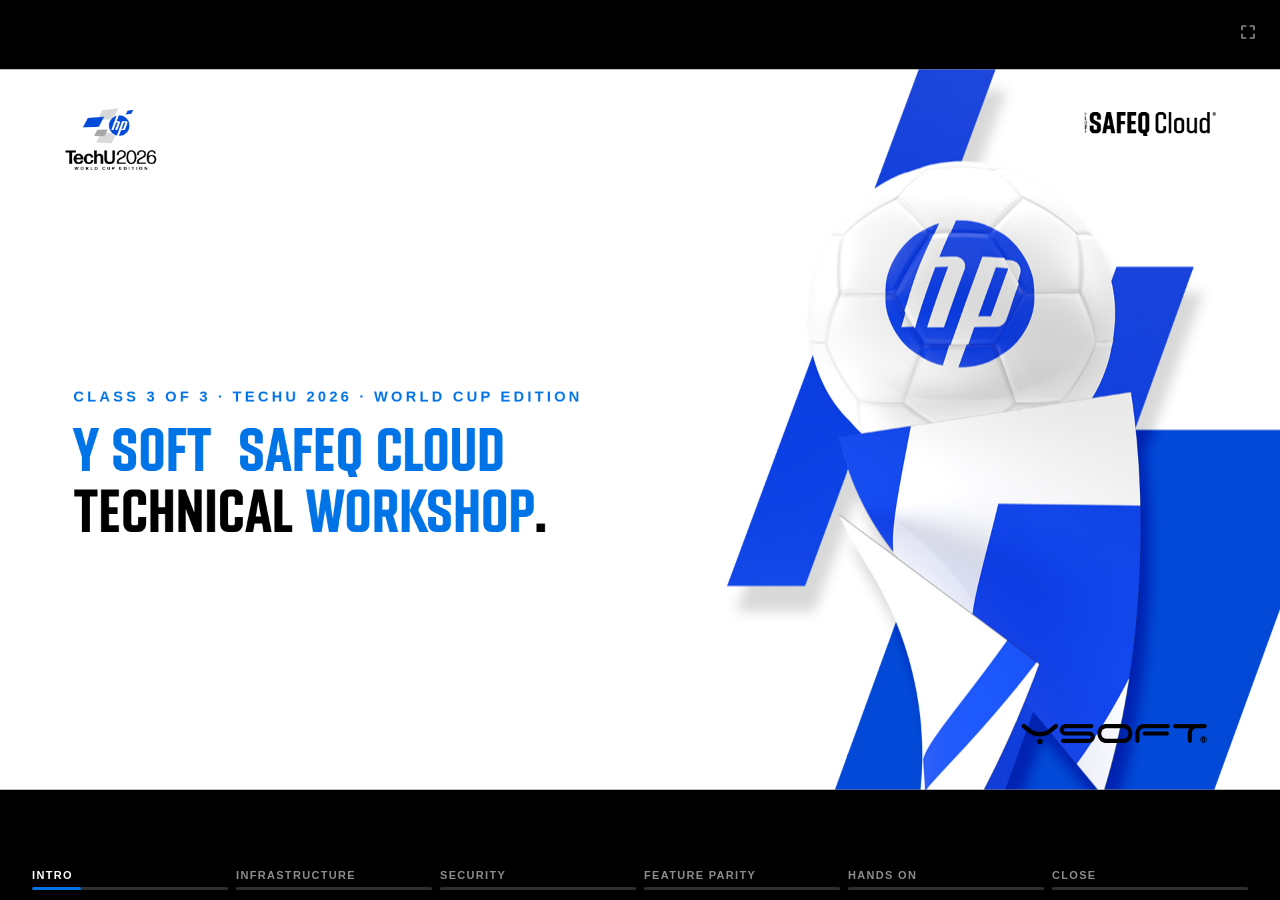
<file: safeq-cloud-techu-workshop/index.html>
<!doctype html>
<html lang="en">
<head>
<meta charset="utf-8" />
<title>SAFEQ Cloud · TechU Workshop (Class 3)</title>
<meta name="viewport" content="width=device-width, initial-scale=1" />
<link rel="stylesheet" href="styles.css" />
<script src="deck-stage.js"></script>
<template id="__bundler_thumbnail">
  <svg viewBox="0 0 400 400" xmlns="http://www.w3.org/2000/svg">
    <rect width="400" height="400" fill="#000"/>
    <circle cx="320" cy="320" r="200" fill="#0073E6"/>
    <text x="120" y="180" font-family="Arial Black,sans-serif" font-weight="900" font-size="44" fill="#fff">SAFEQ</text>
    <text x="120" y="230" font-family="Arial Black,sans-serif" font-weight="900" font-size="44" fill="#0073E6">CLOUD</text>
    <text x="120" y="280" font-family="Arial,sans-serif" font-size="22" fill="#97999B">TechU Workshop</text>
  </svg>
</template>
</head>
<body>

<button id="fs-btn" title="Toggle fullscreen (F)" aria-label="Toggle fullscreen"
  style="position:fixed;top:12px;right:12px;z-index:9999;width:40px;height:40px;
         border:none;border-radius:8px;background:rgba(0,0,0,0.55);color:#fff;
         font-size:18px;cursor:pointer;backdrop-filter:blur(6px);
         display:flex;align-items:center;justify-content:center;opacity:0.55;
         transition:opacity 120ms ease;">
  <svg width="18" height="18" viewBox="0 0 24 24" fill="none" stroke="currentColor" stroke-width="2.2" stroke-linecap="round" stroke-linejoin="round">
    <path d="M4 9V5a1 1 0 0 1 1-1h4M20 9V5a1 1 0 0 0-1-1h-4M4 15v4a1 1 0 0 0 1 1h4M20 15v4a1 1 0 0 1-1 1h-4"/>
  </svg>
</button>
<script>
(function(){
  const btn = document.getElementById('fs-btn');
  btn.addEventListener('mouseenter', () => btn.style.opacity = '1');
  btn.addEventListener('mouseleave', () => btn.style.opacity = '0.55');
  function toggleFs(){
    const d = document;
    if (!d.fullscreenElement && !d.webkitFullscreenElement) {
      const el = d.documentElement;
      (el.requestFullscreen || el.webkitRequestFullscreen).call(el);
    } else {
      (d.exitFullscreen || d.webkitExitFullscreen).call(d);
    }
  }
  btn.addEventListener('click', toggleFs);
  window.addEventListener('keydown', (e) => {
    if (e.key === 'f' || e.key === 'F') {
      if (e.target.tagName === 'INPUT' || e.target.tagName === 'TEXTAREA') return;
      toggleFs();
    }
  });
})();
</script>

<deck-stage width="1920" height="1080">

  <!-- ============================================================
       01 · TITLE
       ============================================================ -->
  <section class="slide" data-label="Title" style="background: #fff;">
    <img src="assets/hp-worldcup-hero.jpeg" alt="" class="title-hero-bg" style="position: absolute; inset: 0; width: 100%; height: 100%; object-fit: cover; object-position: center center; z-index: 1;" />

    <img src="assets/hp-techu-logo.png" alt="HP TechU 2026 World Cup Edition" style="position: absolute; top: 56px; left: 96px; height: 96px; z-index: 4;" />
    <img src="assets/safeq-cloud-logo-orange.svg" alt="SAFEQ Cloud" style="position: absolute; top: 64px; right: 96px; height: 36px; z-index: 4;" />
    <img src="assets/ysoft-logo-orange.svg" alt="Y Soft" style="position: absolute; bottom: 56px; right: 96px; height: 56px; z-index: 4;" />

    <div class="frame" style="justify-content: center; padding: 220px 110px 110px; z-index: 3;">
      <div class="eyebrow" style="color: var(--orange); margin-bottom: 24px; font-size: 22px; letter-spacing: 0.22em;">CLASS 3 OF 3 · TECHU 2026 · WORLD CUP EDITION</div>
      <h1 class="display h-display" style="color: var(--orange); max-width: 1100px; font-size: 92px; line-height: 1.0; margin-bottom: 0;">
        Y Soft &nbsp;SAFEQ Cloud<br/>
        <span style="color: var(--ink); font-weight: 600;">Technical&nbsp;</span><span style="color: var(--orange);">Workshop</span><span style="color: var(--ink); font-weight: 600;">.</span>
      </h1>
    </div>
  </section>

  <!-- ============================================================
       02 · Y SOFT TEAM FOR TECHU 2026
       ============================================================ -->
  <section class="slide slide--wash" data-label="Y Soft Team for TechU 2026">
    <div class="logo-tr"><img class="hp-dark" src="assets/hp-techu-logo.png" alt="HP TechU 2026 World Cup Edition" /><img class="hp-light" src="assets/hp-techu-logo-white.png" alt="HP TechU 2026 World Cup Edition" /></div>
    <img src="assets/ysoft-logo-orange.svg" class="logo-tl" alt="Y Soft" />
    <div class="frame">
      <div class="eyebrow">Presenters</div>
      <h1 class="display h-title" style="margin-bottom: 20px;">Y Soft team for TechU 2026.</h1>
      <p class="perex" style="margin-bottom: 56px; max-width: 1400px;">
        The voices behind the workshop &mdash; a mix of product, customer success, and field experience driving the deep dive.
      </p>

      <div style="display: grid; grid-template-columns: repeat(3, 1fr); gap: 40px 56px;">
        <div>
          <div style="display: flex; align-items: center; gap: 20px; margin-bottom: 14px;">
            <img src="assets/team/javier-gonzalez.jpg" alt="Javier Gonzalez" style="width: 110px; height: 110px; border-radius: 50%; object-fit: cover; flex-shrink: 0; border: 3px solid var(--orange);" />
            <div>
              <div style="font-family: var(--font-display); font-weight: 700; text-transform: uppercase; font-size: 26px; line-height: 1.05;">Javier Gonzalez</div>
              <div style="font-size: 20px; color: var(--grey-11); margin-top: 6px; line-height: 1.3;">Digital Workplace &middot; Managed Scan &amp; Print Services</div>
            </div>
          </div>
          <p style="font-size: 18px; line-height: 1.4; color: var(--grey-7); margin: 0;">Los Corrales de Buelna, Cantabria &middot; Spain</p>
        </div>

        <div>
          <div style="display: flex; align-items: center; gap: 20px; margin-bottom: 14px;">
            <img src="assets/team/jason-lynch.jpg" alt="Jason Lynch" style="width: 110px; height: 110px; border-radius: 50%; object-fit: cover; flex-shrink: 0; border: 3px solid var(--turq);" />
            <div>
              <div style="font-family: var(--font-display); font-weight: 700; text-transform: uppercase; font-size: 26px; line-height: 1.05;">Jason Lynch</div>
              <div style="font-size: 20px; color: var(--grey-11); margin-top: 6px; line-height: 1.3;">Customer Success Consultant</div>
            </div>
          </div>
          <p style="font-size: 18px; line-height: 1.4; color: var(--grey-7); margin: 0;">Charlotte, North Carolina &middot; USA</p>
        </div>

        <div>
          <div style="display: flex; align-items: center; gap: 20px; margin-bottom: 14px;">
            <img src="assets/team/deryk-moore.jpg" alt="Deryk Moore" style="width: 110px; height: 110px; border-radius: 50%; object-fit: cover; flex-shrink: 0; border: 3px solid var(--ink);" />
            <div>
              <div style="font-family: var(--font-display); font-weight: 700; text-transform: uppercase; font-size: 26px; line-height: 1.05;">Deryk Moore</div>
              <div style="font-size: 20px; color: var(--grey-11); margin-top: 6px; line-height: 1.3;">Customer Success Consultant</div>
            </div>
          </div>
          <p style="font-size: 18px; line-height: 1.4; color: var(--grey-7); margin: 0;">Washington, D.C. &middot; USA</p>
        </div>

        <div>
          <div style="display: flex; align-items: center; gap: 20px; margin-bottom: 14px;">
            <img src="assets/team/robert-sages.jpg" alt="Robert T. Sages" style="width: 110px; height: 110px; border-radius: 50%; object-fit: cover; flex-shrink: 0; border: 3px solid var(--orange);" />
            <div>
              <div style="font-family: var(--font-display); font-weight: 700; text-transform: uppercase; font-size: 26px; line-height: 1.05;">Robert T. Sages</div>
              <div style="font-size: 20px; color: var(--grey-11); margin-top: 6px; line-height: 1.3;">Sales &amp; Customer Success Consultant</div>
            </div>
          </div>
          <p style="font-size: 18px; line-height: 1.4; color: var(--grey-7); margin: 0;">Concord, North Carolina &middot; USA</p>
        </div>

        <div>
          <div style="display: flex; align-items: center; gap: 20px; margin-bottom: 14px;">
            <img src="assets/team/chris-laudise.jpg" alt="Chris Laudise" style="width: 110px; height: 110px; border-radius: 50%; object-fit: cover; flex-shrink: 0; border: 3px solid var(--turq);" />
            <div>
              <div style="font-family: var(--font-display); font-weight: 700; text-transform: uppercase; font-size: 26px; line-height: 1.05;">Chris Laudise</div>
              <div style="font-size: 20px; color: var(--grey-11); margin-top: 6px; line-height: 1.3;">Sales &amp; Customer Success Consultant</div>
            </div>
          </div>
          <p style="font-size: 18px; line-height: 1.4; color: var(--grey-7); margin: 0;">McKinney, Texas &middot; USA</p>
        </div>

        <div>
          <div style="display: flex; align-items: center; gap: 20px; margin-bottom: 14px;">
            <img src="assets/team/hyder-mohammed.jpg" alt="Hyder Mohammed" style="width: 110px; height: 110px; border-radius: 50%; object-fit: cover; flex-shrink: 0; border: 3px solid var(--ink);" />
            <div>
              <div style="font-family: var(--font-display); font-weight: 700; text-transform: uppercase; font-size: 26px; line-height: 1.05;">Hyder Mohammed</div>
              <div style="font-size: 20px; color: var(--grey-11); margin-top: 6px; line-height: 1.3;">Managing Director &amp; Frontline Business Owner</div>
            </div>
          </div>
          <p style="font-size: 18px; line-height: 1.4; color: var(--grey-7); margin: 0;">Sydney, New South Wales &middot; Australia</p>
        </div>
      </div>
    </div>
    <div class="footer"><span class="page-no">02 &middot; Presenters</span><span>Y Soft team &middot; TechU 2026</span></div>
  </section>

  <!-- ============================================================
       03 · AGENDA (Class 3 — Workshop)
       ============================================================ -->
  <section class="slide slide--hp-stripes" data-label="Agenda">
    <div class="logo-tr"><img class="hp-dark" src="assets/hp-techu-logo.png" alt="HP TechU 2026 World Cup Edition" /><img class="hp-light" src="assets/hp-techu-logo-white.png" alt="HP TechU 2026 World Cup Edition" /></div>
    <img src="assets/ysoft-logo-orange.svg" class="logo-tl" alt="Y Soft" />
    <div class="frame">
      <div class="eyebrow">Agenda</div>
      <h1 class="display h-title" style="margin-bottom: 56px;">Class 3 &mdash; Technical Workshop.</h1>

      <div style="max-width: 1500px;">
        <div class="agenda-row">
          <div class="agenda-num">01</div>
          <div class="agenda-title">Introductions</div>
          <div class="agenda-meta">Presenters &amp; Y Soft team</div>
        </div>
        <div class="agenda-row">
          <div class="agenda-num">02</div>
          <div class="agenda-title">Storage Options</div>
          <div class="agenda-meta">Local &middot; Cloud &middot; Hybrid &middot; Gateway</div>
        </div>
        <div class="agenda-row">
          <div class="agenda-num">03</div>
          <div class="agenda-title">Hybrid Architecture</div>
          <div class="agenda-meta">Five real-world deployment scenarios</div>
        </div>
        <div class="agenda-row">
          <div class="agenda-num">04</div>
          <div class="agenda-title">Hosting Options</div>
          <div class="agenda-meta">Public &middot; Reserved &middot; Managed On-Prem</div>
        </div>
        <div class="agenda-row">
          <div class="agenda-num">05</div>
          <div class="agenda-title">Customer Scenarios</div>
          <div class="agenda-meta">Open discussion &middot; current &amp; prospective</div>
        </div>
        <div class="agenda-row">
          <div class="agenda-num">06</div>
          <div class="agenda-title">Creating Tenants &amp; requesting an NFR License</div>
          <div class="agenda-meta">Walkthrough</div>
        </div>
      </div>
    </div>
    <div class="footer"><span class="page-no">03 &middot; Agenda</span><span>SAFEQ Cloud &middot; Workshop &middot; Class 3</span></div>
  </section>

  <!-- ============================================================
       03 · WHO IS Y SOFT?
       ============================================================ -->
  <section class="slide slide--wash" data-label="Who is Y Soft">
    <div class="logo-tr"><img class="hp-dark" src="assets/hp-techu-logo.png" alt="HP TechU 2026 World Cup Edition" /><img class="hp-light" src="assets/hp-techu-logo-white.png" alt="HP TechU 2026 World Cup Edition" /></div>
    <img src="assets/ysoft-logo-orange.svg" class="logo-tl" alt="Y Soft" />
    <div class="frame" style="flex-direction: row; gap: 80px; align-items: center;">
      <div style="flex: 1;">
        <div class="eyebrow">Who we are</div>
        <h1 class="display h-title" style="margin-bottom: 36px;">Y Soft at a glance</h1>
        <p class="perex" style="margin-bottom: 56px;">
          A privately-owned technology company from Brno, Czech Republic — optimising for the long horizon, with no external investors.
        </p>

        <div style="display: grid; grid-template-columns: 1fr 1fr; gap: 44px 80px;">
          <div>
            <div class="stat-big" style="font-size: 108px;">26</div>
            <div class="stat-label">Years of innovation</div>
          </div>
          <div>
            <div class="stat-big" style="font-size: 108px;">44%</div>
            <div class="stat-label">of Global Fortune 500</div>
          </div>
          <div>
            <div class="stat-big" style="font-size: 108px;">100<span style="color: var(--orange);">+</span></div>
            <div class="stat-label">Countries served</div>
          </div>
          <div>
            <div class="stat-big" style="font-size: 108px;">31k<span style="color: var(--orange);">+</span></div>
            <div class="stat-label">Customers worldwide</div>
          </div>
        </div>
      </div>

      <!-- Visual: stacked circles using brand photos -->
      <div style="width: 640px; height: 840px; position: relative; flex-shrink: 0;">
        <div style="position: absolute; top: 0; right: 40px; width: 380px; height: 380px; border-radius: 50%; overflow: hidden; border: 10px solid var(--orange);">
          <img src="assets/woman-portrait.jpg" style="width: 100%; height: 100%; object-fit: cover;" alt="" />
        </div>
        <div style="position: absolute; top: 320px; left: 0; width: 300px; height: 300px; border-radius: 50%; overflow: hidden;">
          <img src="assets/meeting-table.jpg" style="width: 100%; height: 100%; object-fit: cover;" alt="" />
        </div>
        <div style="position: absolute; bottom: 0; right: 80px; width: 340px; height: 340px; border-radius: 50%; overflow: hidden;">
          <img src="assets/man-booth.jpg" style="width: 100%; height: 100%; object-fit: cover;" alt="" />
        </div>
      </div>
    </div>
    <div class="footer"><span class="page-no">04 · Context</span><span>SAFEQ Cloud · TechU Virtual</span></div>
  </section>

  <!-- ============================================================
       04 · WHAT Y SOFT DOES
       ============================================================ -->
  <section class="slide" data-label="What Y Soft does">
    <div class="logo-tr"><img class="hp-dark" src="assets/hp-techu-logo.png" alt="HP TechU 2026 World Cup Edition" /><img class="hp-light" src="assets/hp-techu-logo-white.png" alt="HP TechU 2026 World Cup Edition" /></div>
    <img src="assets/ysoft-logo-orange.svg" class="logo-tl" alt="Y Soft" />
    <div class="frame">
      <div class="eyebrow">What we do</div>
      <h1 class="display h-title" style="margin-bottom: 64px;">Hardware and software, 26&nbsp;years in.</h1>

      <div style="display: grid; grid-template-columns: 1fr 1fr; gap: 48px; flex: 1;">
        <!-- HARDWARE -->
        <div class="card card--wash" style="padding: 56px 48px; display: flex; flex-direction: column;">
          <div style="display: flex; align-items: center; gap: 20px; margin-bottom: 28px;">
            <div style="width: 56px; height: 56px; border-radius: 50%; background: var(--orange);"></div>
            <div class="card-title" style="font-size: 40px;">Hardware</div>
          </div>
          <p class="card-body" style="font-size: 26px; margin-bottom: 28px;">
            Designed and manufactured in-house. The card readers, terminals and edge devices under the Y Soft name — and the OEM work that powers our Ventures portfolio.
          </p>
          <ul style="margin: 0; padding-left: 0; list-style: none;">
            <li style="padding: 8px 0 8px 24px; position: relative; font-size: 24px; color: var(--grey-11);">
              <span style="position: absolute; left: 0; top: 16px; width: 10px; height: 10px; border-radius: 50%; background: var(--orange);"></span>
              Contactless card readers
            </li>
            <li style="padding: 8px 0 8px 24px; position: relative; font-size: 24px; color: var(--grey-11);">
              <span style="position: absolute; left: 0; top: 16px; width: 10px; height: 10px; border-radius: 50%; background: var(--orange);"></span>
              Edge devices &amp; external terminals
            </li>
            <li style="padding: 8px 0 8px 24px; position: relative; font-size: 24px; color: var(--grey-11);">
              <span style="position: absolute; left: 0; top: 16px; width: 10px; height: 10px; border-radius: 50%; background: var(--orange);"></span>
              Manufactured in Brno, Czech Republic
            </li>
          </ul>
        </div>

        <!-- SOFTWARE -->
        <div class="card card--wash" style="padding: 56px 48px; display: flex; flex-direction: column;">
          <div style="display: flex; align-items: center; gap: 20px; margin-bottom: 28px;">
            <div style="width: 56px; height: 56px; border-radius: 50%; background: var(--turq);"></div>
            <div class="card-title" style="font-size: 40px;">Software</div>
          </div>
          <p class="card-body" style="font-size: 26px; margin-bottom: 28px;">
            A print &amp; scan platform used by a million people every day, plus the AI and employee-experience tools we've built alongside it.
          </p>
          <ul style="margin: 0; padding-left: 0; list-style: none;">
            <li style="padding: 8px 0 8px 24px; position: relative; font-size: 24px; color: var(--grey-11);">
              <span style="position: absolute; left: 0; top: 16px; width: 10px; height: 10px; border-radius: 50%; background: var(--turq);"></span>
              Printing &amp; scanning platform (SAFEQ Cloud)
            </li>
            <li style="padding: 8px 0 8px 24px; position: relative; font-size: 24px; color: var(--grey-11);">
              <span style="position: absolute; left: 0; top: 16px; width: 10px; height: 10px; border-radius: 50%; background: var(--turq);"></span>
              Automation &amp; continuous testing (AIVA)
            </li>
            <li style="padding: 8px 0 8px 24px; position: relative; font-size: 24px; color: var(--grey-11);">
              <span style="position: absolute; left: 0; top: 16px; width: 10px; height: 10px; border-radius: 50%; background: var(--turq);"></span>
              Employee experience platform (CLERBO)
            </li>
          </ul>
        </div>
      </div>
    </div>
    <div class="footer"><span class="page-no">05 · Context</span><span>SAFEQ Cloud · TechU Virtual</span></div>
  </section>

  <!-- ============================================================
       05 · WHY CLOUD  (replaces cluttered quote slide)
       ============================================================ -->
  <section class="slide" data-label="Why cloud">
    <div class="logo-tr"><img class="hp-dark" src="assets/hp-techu-logo.png" alt="HP TechU 2026 World Cup Edition" /><img class="hp-light" src="assets/hp-techu-logo-white.png" alt="HP TechU 2026 World Cup Edition" /></div>
    <img src="assets/safeq-cloud-logo-orange.svg" class="logo-tl" alt="SAFEQ Cloud" />
    <div class="frame">
      <div class="eyebrow">Why cloud</div>
      <h1 class="display h-title" style="margin-bottom: 72px;">Three reasons IT is moving printing off the server rack.</h1>

      <div style="display: grid; grid-template-columns: 1fr 1fr 1fr; gap: 48px; flex: 1;">
        <div>
          <div style="width: 96px; height: 96px; border-radius: 50%; background: var(--orange); color: #fff; display: flex; align-items: center; justify-content: center; font-family: var(--font-display); font-weight: 700; font-size: 48px; margin-bottom: 32px;">01</div>
          <h3 class="card-title" style="font-size: 44px; margin-bottom: 20px;">Business agility</h3>
          <p style="font-size: 26px; line-height: 1.45; color: var(--grey-11); margin: 0;">
            Scale up and down without procurement cycles. Faster time-to-market, less reliance on IT for day-to-day change.
          </p>
        </div>
        <div>
          <div style="width: 96px; height: 96px; border-radius: 50%; background: var(--turq); color: #fff; display: flex; align-items: center; justify-content: center; font-family: var(--font-display); font-weight: 700; font-size: 48px; margin-bottom: 32px;">02</div>
          <h3 class="card-title" style="font-size: 44px; margin-bottom: 20px;">IT efficiency</h3>
          <p style="font-size: 26px; line-height: 1.45; color: var(--grey-11); margin: 0;">
            Ease of administration. Simple deployment and scaling. Connect from anywhere, by default secure.
          </p>
        </div>
        <div>
          <div style="width: 96px; height: 96px; border-radius: 50%; background: var(--ink); color: #fff; display: flex; align-items: center; justify-content: center; font-family: var(--font-display); font-weight: 700; font-size: 48px; margin-bottom: 32px;">03</div>
          <h3 class="card-title" style="font-size: 44px; margin-bottom: 20px;">Economy of scale</h3>
          <p style="font-size: 26px; line-height: 1.45; color: var(--grey-11); margin: 0;">
            Low upfront investment. Pay as you go. OPEX instead of CAPEX, and no five-year refresh cycle.
          </p>
        </div>
      </div>

      <p style="font-family: var(--font-sans); font-style: italic; font-size: 24px; color: var(--grey-7); margin-top: 48px; max-width: 1200px;">
        "Our main goals were to keep IT simple and business continuity — the biggest benefit of moving to the cloud was the speed of serving IT solutions, and functionality improved."<br/>
        <span style="font-style: normal; font-weight: 600; color: var(--grey-11); font-size: 20px;">— Tom Luinstra, Ambiq Healthcare</span>
      </p>
    </div>
    <div class="footer"><span class="page-no">06 · Context</span><span>SAFEQ Cloud · TechU Virtual</span></div>
  </section>

  <!-- ============================================================
       06 · CLOUD PRINT DOMINATES NEW ROLLOUTS
       ============================================================ -->
  <section class="slide" data-label="Cloud print dominates">
    <div class="logo-tr"><img class="hp-dark" src="assets/hp-techu-logo.png" alt="HP TechU 2026 World Cup Edition" /><img class="hp-light" src="assets/hp-techu-logo-white.png" alt="HP TechU 2026 World Cup Edition" /></div>
    <img src="assets/safeq-cloud-logo-orange.svg" class="logo-tl" alt="SAFEQ Cloud" />
    <div class="frame" style="flex-direction: row; gap: 80px;">
      <div style="flex: 1; display: flex; flex-direction: column; justify-content: center;">
        <div class="eyebrow">Market signal</div>
        <h1 class="display h-title" style="margin-bottom: 40px;">Cloud print now leads new rollouts, worldwide.</h1>
        <p class="perex" style="margin-bottom: 56px;">
          Cloud overtook on-prem globally in 2025 &mdash; and the lead is widening fast. By 2026, nearly three of every four new deployments go to cloud.
        </p>

        <div style="display: flex; gap: 64px; align-items: baseline;">
          <div>
            <div class="stat-big" style="font-size: 200px;">73.4<span style="color: var(--orange);">%</span></div>
            <div class="stat-label">of new deployments in 2026, cloud</div>
          </div>
        </div>
      </div>

      <!-- Growth chart -->
      <div style="width: 720px; display: flex; flex-direction: column; justify-content: center; padding-top: 60px;">
        <svg viewBox="0 0 720 480" style="width: 100%;">
          <!-- gridlines -->
          <g stroke="#E5E5E5" stroke-width="1">
            <line x1="60" y1="40"  x2="720" y2="40"/>
            <line x1="60" y1="140" x2="720" y2="140"/>
            <line x1="60" y1="240" x2="720" y2="240"/>
            <line x1="60" y1="340" x2="720" y2="340"/>
            <line x1="60" y1="420" x2="720" y2="420"/>
          </g>
          <!-- y axis labels -->
          <g font-family="Inter" font-size="16" fill="#97999B">
            <text x="46" y="45" text-anchor="end">80%</text>
            <text x="46" y="145" text-anchor="end">60%</text>
            <text x="46" y="245" text-anchor="end">40%</text>
            <text x="46" y="345" text-anchor="end">20%</text>
            <text x="46" y="425" text-anchor="end">0%</text>
          </g>
          <!-- Data (Cloud share): 2020 0.01%, 2021 0.21%, 2022 2.43%, 2023 3.94%, 2024 30.32%, 2025 54.18%, 2026 73.41% -->
          <!-- x positions (95px apart): 110, 205, 300, 395, 490, 585, 680 -->
          <path d="M 110,420 L 205,419 L 300,408 L 395,401 L 490,276 L 585,163 L 680,71"
                fill="none" stroke="#0073E6" stroke-width="6" stroke-linecap="round" stroke-linejoin="round"/>
          <!-- area fill -->
          <path d="M 110,420 L 205,419 L 300,408 L 395,401 L 490,276 L 585,163 L 680,71 L 680,420 L 110,420 Z"
                fill="#0073E6" fill-opacity="0.08"/>
          <!-- 50% threshold marker (cloud crosses on-prem) -->
          <line x1="60" y1="183" x2="720" y2="183" stroke="#97999B" stroke-width="1" stroke-dasharray="4 4"/>
          <text x="716" y="178" text-anchor="end" font-family="Inter" font-size="13" fill="#97999B">cloud &gt; on-prem</text>
          <!-- dots -->
          <g fill="#0073E6">
            <circle cx="110" cy="420" r="7"/>
            <circle cx="205" cy="419" r="7"/>
            <circle cx="300" cy="408" r="7"/>
            <circle cx="395" cy="401" r="7"/>
            <circle cx="490" cy="276" r="8"/>
            <circle cx="585" cy="163" r="8"/>
            <circle cx="680" cy="71"  r="10" fill="#000"/>
          </g>
          <!-- value labels -->
          <g font-family="Inter" font-size="16" font-weight="600" fill="#000">
            <text x="110" y="402" text-anchor="middle" fill="#97999B">0.0%</text>
            <text x="205" y="402" text-anchor="middle" fill="#97999B">0.2%</text>
            <text x="300" y="392" text-anchor="middle" fill="#97999B">2.4%</text>
            <text x="395" y="385" text-anchor="middle" fill="#97999B">3.9%</text>
            <text x="490" y="258" text-anchor="middle">30.3%</text>
            <text x="585" y="145" text-anchor="middle">54.2%</text>
            <text x="680" y="53"  text-anchor="middle" font-size="20" fill="#0073E6">73.4%</text>
          </g>
          <!-- x axis -->
          <g font-family="Inter" font-size="17" fill="#53565A">
            <text x="110" y="455" text-anchor="middle">2020</text>
            <text x="205" y="455" text-anchor="middle">2021</text>
            <text x="300" y="455" text-anchor="middle">2022</text>
            <text x="395" y="455" text-anchor="middle">2023</text>
            <text x="490" y="455" text-anchor="middle">2024</text>
            <text x="585" y="455" text-anchor="middle">2025</text>
            <text x="680" y="455" text-anchor="middle" font-weight="700" fill="#000">2026</text>
          </g>
        </svg>
        <p style="margin-top: 16px; font-size: 18px; color: var(--grey-7); text-align: center;">
          Share of new SAFEQ deployments going to cloud, 2020&ndash;2026. Source: Y&nbsp;Soft internal research.
        </p>
      </div>
    </div>
    <div class="footer"><span class="page-no">07 · Context</span><span>SAFEQ Cloud · TechU Virtual</span></div>
  </section>

  <!-- ============================================================
       07 · 2025 THE YEAR OF CLOUD PRINT (big moment slide)
       ============================================================ -->
  <section class="slide slide--dark" data-label="Year of cloud print">
    <div class="logo-tr"><img class="hp-dark" src="assets/hp-techu-logo.png" alt="HP TechU 2026 World Cup Edition" /><img class="hp-light" src="assets/hp-techu-logo-white.png" alt="HP TechU 2026 World Cup Edition" /></div>
    <!-- Orange circle bleed, offset so it does not cross headline -->
    <div class="circle" style="width: 900px; height: 900px; right: -420px; top: -280px; opacity: 0.92; z-index: 1;"></div>
    <div class="circle circle--turq" style="width: 400px; height: 400px; left: -180px; bottom: -180px; opacity: 0.7; z-index: 1;"></div>

    <img src="assets/ysoft-icon-white.png" alt="" style="position: absolute; top: 64px; left: 110px; height: 56px; z-index: 3;" />

    <div class="frame" style="justify-content: center; z-index: 2;">
      <div class="eyebrow" style="color: #fff; margin-bottom: 32px;">A tipping point</div>
      <h1 class="display" style="color: #fff; font-size: 260px; line-height: 0.9; margin-bottom: 32px;">
        2025.<br/><span style="color: var(--orange);">The year</span><br/>of cloud print.
      </h1>
      <p class="body-lg" style="color: rgba(255,255,255,0.85); max-width: 1200px; margin: 0;">
        For the first time, the majority of new print projects chose cloud — driven by IT simplification, security maturity, and a clearer total cost picture.
      </p>
    </div>
    <div class="footer on-dark"><span class="page-no">08 · Context</span><span style="color: rgba(255,255,255,0.5);">SAFEQ Cloud · TechU Virtual</span></div>
  </section>

  <!-- ============================================================
       08 · WHAT IS SAFEQ CLOUD?  (3 pillars overview)
       ============================================================ -->
  <section class="slide slide--wash" data-label="What is SAFEQ Cloud">
    <div class="logo-tr"><img class="hp-dark" src="assets/hp-techu-logo.png" alt="HP TechU 2026 World Cup Edition" /><img class="hp-light" src="assets/hp-techu-logo-white.png" alt="HP TechU 2026 World Cup Edition" /></div>
    <img src="assets/safeq-cloud-logo-orange.svg" class="logo-tl" alt="SAFEQ Cloud" />
    <div class="frame">
      <div class="eyebrow">Product</div>
      <h1 class="display h-title" style="margin-bottom: 20px;">What is SAFEQ Cloud?</h1>
      <p class="perex" style="margin-bottom: 60px;">
        A modern print &amp; scan platform, delivered as a service. Built on three pillars that together make up the promise.
      </p>

      <div class="pillars" style="flex: 1;">
        <div class="pillar">
          <div class="pillar-num">01</div>
          <div class="pillar-title">Infrastructure</div>
          <p style="font-size: 22px; color: var(--grey-7); margin: 0;">What you stop paying for when print moves to the cloud.</p>
          <ul>
            <li>Save thousands on HW print servers</li>
            <li>Eliminate print driver management</li>
            <li>Reduce IT tickets; free up teams for strategic work</li>
            <li>Accelerate digital transformation</li>
          </ul>
        </div>
        <div class="pillar">
          <div class="pillar-num">02</div>
          <div class="pillar-title">Security</div>
          <p style="font-size: 22px; color: var(--grey-7); margin: 0;">Why SAFEQ Cloud is safer than on-premise, by design.</p>
          <ul>
            <li>Automated maintenance, validated updates, rollbacks</li>
            <li>WIZ vulnerability management with daily scans</li>
            <li>MXDR — 24/7 security surveillance</li>
            <li>3rd-party penetration testing · ISO 27001 · SOC 2</li>
          </ul>
        </div>
        <div class="pillar">
          <div class="pillar-num">03</div>
          <div class="pillar-title">Features</div>
          <p style="font-size: 22px; color: var(--grey-7); margin: 0;">The everyday capabilities users and admins actually touch.</p>
          <ul>
            <li>Direct and secure print · location-aware printing</li>
            <li>Mobile &amp; guest printing</li>
            <li>One-click scan workflows with ABBYY OCR</li>
            <li>Advanced insights, universal print driver, reserved infra</li>
          </ul>
        </div>
      </div>
    </div>
    <div class="footer"><span class="page-no">09 · Product</span><span>SAFEQ Cloud · TechU Virtual</span></div>
  </section>

  <!-- ============================================================
       10 · HIGHLIGHTS AT A GLANCE
       ============================================================ -->
  <section class="slide" data-label="Highlights at a glance">
    <div class="logo-tr"><img class="hp-dark" src="assets/hp-techu-logo.png" alt="HP TechU 2026 World Cup Edition" /><img class="hp-light" src="assets/hp-techu-logo-white.png" alt="HP TechU 2026 World Cup Edition" /></div>
    <img src="assets/safeq-cloud-logo-orange.svg" class="logo-tl" alt="SAFEQ Cloud" />
    <div class="frame">
      <div class="eyebrow">Proof at scale</div>
      <h1 class="display h-title" style="margin-bottom: 32px;">Cloud print at production scale.</h1>
      <p class="perex" style="margin-bottom: 64px;">
        Real data from production environments worldwide — not a pilot.
      </p>

      <!-- Three giant stats -->
      <div style="display: grid; grid-template-columns: 1fr 1fr 1fr; gap: 0; border-top: 2px solid var(--ink); border-bottom: 2px solid var(--ink);">
        <div style="padding: 56px 48px; border-right: 1px solid var(--border);">
          <div class="stat-big" style="font-size: 168px; color: var(--orange);">1B<span style="font-size: 0.5em; color: var(--ink);">+</span></div>
          <div class="stat-label">Pages printed / year</div>
        </div>
        <div style="padding: 56px 48px; border-right: 1px solid var(--border);">
          <div class="stat-big" style="font-size: 168px; color: var(--orange);">1M<span style="font-size: 0.5em; color: var(--ink);">+</span></div>
          <div class="stat-label">Monthly active users</div>
        </div>
        <div style="padding: 56px 48px;">
          <div class="stat-big" style="font-size: 168px; color: var(--orange);">120k<span style="font-size: 0.5em; color: var(--ink);">+</span></div>
          <div class="stat-label">Connected devices</div>
        </div>
      </div>

      <!-- 4 smaller insight cards -->
      <div style="display: grid; grid-template-columns: 1fr 1fr 1fr 1fr; gap: 24px; margin-top: 48px;">
        <div>
          <div class="step-num">01 · Cloud-first</div>
          <div style="font-family: var(--font-display); font-weight: 700; text-transform: uppercase; font-size: 22px; margin: 8px 0;">Dominance</div>
          <div style="font-size: 18px; color: var(--grey-11); line-height: 1.4;">Most new print projects are now cloud-first globally.</div>
        </div>
        <div>
          <div class="step-num">02 · Print stack</div>
          <div style="font-family: var(--font-display); font-weight: 700; text-transform: uppercase; font-size: 22px; margin: 8px 0;">Evolution</div>
          <div style="font-size: 18px; color: var(--grey-11); line-height: 1.4;">Cloud and PC clients replace on-prem servers and legacy drivers.</div>
        </div>
        <div>
          <div class="step-num">03 · Security</div>
          <div style="font-family: var(--font-display); font-weight: 700; text-transform: uppercase; font-size: 22px; margin: 8px 0;">Drives adoption</div>
          <div style="font-size: 18px; color: var(--grey-11); line-height: 1.4;">Stricter compliance standards make cloud the confident choice.</div>
        </div>
        <div>
          <div class="step-num">04 · Proven</div>
          <div style="font-family: var(--font-display); font-weight: 700; text-transform: uppercase; font-size: 22px; margin: 8px 0;">At scale</div>
          <div style="font-size: 18px; color: var(--grey-11); line-height: 1.4;">Billions of pages across thousands of production deployments.</div>
        </div>
      </div>
    </div>
    <div class="footer"><span class="page-no">10 · Product</span><span>Proof at scale</span></div>
  </section>

  <!-- ============================================================
       11 · PILLAR 1 · INFRASTRUCTURE SAVINGS  (divider)
       ============================================================ -->
  <section class="slide slide--dark slide--hp-stripes" data-label="Pillar 1 divider">
    <div class="logo-tr"><img class="hp-dark" src="assets/hp-techu-logo.png" alt="HP TechU 2026 World Cup Edition" /><img class="hp-light" src="assets/hp-techu-logo-white.png" alt="HP TechU 2026 World Cup Edition" /></div>
    <div class="circle" style="width: 1100px; height: 1100px; right: -280px; top: -280px; background: var(--hp-blue-bright);"></div>
    <img src="assets/ysoft-icon-white.png" alt="" style="position: absolute; top: 64px; left: 110px; height: 56px; z-index: 3;" />

    <div class="frame" style="justify-content: center; z-index: 2;">
      <div class="eyebrow" style="color: var(--hp-blue-bright);">Pillar 01 · Infrastructure</div>
      <h1 class="display" style="color: #fff; font-size: 200px; max-width: 1500px; margin-bottom: 40px;">
        Infrastructure savings.
      </h1>
      <p class="body-lg" style="color: rgba(255,255,255,0.8); max-width: 1100px;">
        What your organisation stops paying for — in hardware, licences, and admin hours — the moment print leaves the server room.
      </p>
    </div>
    <div class="footer on-dark"><span class="page-no">11 · Pillar 01</span><span style="color: rgba(255,255,255,0.5);">Architecture &amp; Security</span></div>
  </section>

  <!-- ============================================================
       12 · PRINT SERVER COST ANALYSIS  (table)
       ============================================================ -->
  <section class="slide" data-label="Print server cost analysis">
    <div class="logo-tr"><img class="hp-dark" src="assets/hp-techu-logo.png" alt="HP TechU 2026 World Cup Edition" /><img class="hp-light" src="assets/hp-techu-logo-white.png" alt="HP TechU 2026 World Cup Edition" /></div>
    <img src="assets/safeq-cloud-logo-orange.svg" class="logo-tl" alt="SAFEQ Cloud" />
    <div class="frame">
      <div class="eyebrow">Five-year print server cost analysis</div>
      <h1 class="display h-title" style="margin-bottom: 32px;">Running a print server isn't free. It's rarely cheap.</h1>

      <div style="display: grid; grid-template-columns: 1.35fr 1fr; gap: 56px; flex: 1;">
        <!-- Table -->
        <div>
          <table class="data-table">
            <thead>
              <tr>
                <th style="width: 40%;">Cost item</th>
                <th>Typical range</th>
                <th style="text-align: right;">Over 5 years</th>
              </tr>
            </thead>
            <tbody>
              <tr>
                <td><strong>Server hardware</strong><br/><span style="font-size: 18px; color: var(--grey-7);">Initial purchase · 5-yr refresh</span></td>
                <td class="num">$3,000 – $5,000</td>
                <td class="num" style="text-align: right;">$3,000 – $5,000</td>
              </tr>
              <tr>
                <td><strong>Energy &amp; cooling</strong></td>
                <td class="num">~$200 / year</td>
                <td class="num" style="text-align: right;">~$1,000</td>
              </tr>
              <tr>
                <td><strong>Hardware support &amp; warranty</strong></td>
                <td class="num">$300 – $500 / year</td>
                <td class="num" style="text-align: right;">$1,500 – $2,500</td>
              </tr>
              <tr>
                <td><strong>Server OS license &amp; CALs</strong><br/><span style="font-size: 18px; color: var(--grey-7);">Plus $20–$40 per user CAL</span></td>
                <td class="num">$500 – $1,000</td>
                <td class="num" style="text-align: right;">$500 – $1,000+</td>
              </tr>
              <tr>
                <td><strong>IT admin</strong><br/><span style="font-size: 18px; color: var(--grey-7);">Maintenance, patching, updates — 5-10 hr/month at $75-$100/hr</span></td>
                <td class="num">$4,500 – $12,000 / year</td>
                <td class="num" style="text-align: right;">$22,500 – $60,000</td>
              </tr>
              <tr class="total">
                <td>Total, over 5 years</td>
                <td></td>
                <td class="num" style="text-align: right;">$28,500 – $69,500</td>
              </tr>
            </tbody>
          </table>
        </div>

        <!-- Right column: what SAFEQ Cloud removes -->
        <div style="display: flex; flex-direction: column; gap: 14px; padding-bottom: 20px;">
          <div class="card card--orange" style="padding: 28px 32px;">
            <div class="caption" style="color: rgba(255,255,255,0.8); margin-bottom: 12px;">With SAFEQ Cloud</div>
            <h3 class="card-title" style="font-size: 40px; color: #fff; margin-bottom: 6px;">No print management.</h3>
            <p class="card-body" style="font-size: 20px;">
              We call it NPM: no servers to maintain, no drivers to chase, no tickets to close. Users onboard themselves.
            </p>
          </div>

          <div class="card" style="padding: 22px 30px; display: flex; align-items: center; gap: 22px;">
            <div style="width: 56px; height: 56px; border-radius: 50%; background: var(--orange-wash); flex-shrink: 0; display: flex; align-items: center; justify-content: center; font-family: var(--font-display); font-weight: 700; color: var(--orange); font-size: 28px;">1</div>
            <div>
              <div style="font-family: var(--font-display); font-weight: 700; text-transform: uppercase; font-size: 26px; margin-bottom: 4px;">Eliminate print servers</div>
              <div style="font-size: 20px; color: var(--grey-7);">Zero on-prem print infrastructure to own.</div>
            </div>
          </div>

          <div class="card" style="padding: 22px 30px; display: flex; align-items: center; gap: 22px;">
            <div style="width: 56px; height: 56px; border-radius: 50%; background: var(--orange-wash); flex-shrink: 0; display: flex; align-items: center; justify-content: center; font-family: var(--font-display); font-weight: 700; color: var(--orange); font-size: 24px;">2</div>
            <div>
              <div style="font-family: var(--font-display); font-weight: 700; text-transform: uppercase; font-size: 26px; margin-bottom: 4px;">Eliminate driver management</div>
              <div style="font-size: 20px; color: var(--grey-7);">Universal driver, centrally managed.</div>
            </div>
          </div>

          <div class="card" style="padding: 22px 30px; display: flex; align-items: center; gap: 22px;">
            <div style="width: 56px; height: 56px; border-radius: 50%; background: var(--orange-wash); flex-shrink: 0; display: flex; align-items: center; justify-content: center; font-family: var(--font-display); font-weight: 700; color: var(--orange); font-size: 24px;">3</div>
            <div>
              <div style="font-family: var(--font-display); font-weight: 700; text-transform: uppercase; font-size: 26px; margin-bottom: 4px;">Self-service onboarding</div>
              <div style="font-size: 20px; color: var(--grey-7);">Users set themselves up, no ticket required.</div>
            </div>
          </div>
        </div>
      </div>
    </div>
    <div class="footer"><span class="page-no">12 · Pillar 01</span><span>Infrastructure · Cost analysis</span></div>
  </section>

  <!-- ============================================================
       13 · THREE WAYS TO DEPLOY SAFEQ CLOUD
       ============================================================ -->
  <section class="slide slide--wash" data-label="Three deployment options">
    <div class="logo-tr"><img class="hp-dark" src="assets/hp-techu-logo.png" alt="HP TechU 2026 World Cup Edition" /></div>
    <img src="assets/safeq-cloud-logo-orange.svg" class="logo-tl" alt="SAFEQ Cloud" />
    <div class="frame">
      <div class="eyebrow">Deployment options · Choose your control level</div>
      <h1 class="display h-title" style="margin-bottom: 28px;">Three ways to deploy SAFEQ Cloud.</h1>
      <p class="perex" style="margin-bottom: 64px; max-width: 1600px;">
        A spectrum, based on how much data control and operational ownership you need — from standard multi-tenant cloud to fully managed on-premise.
      </p>

      <div style="display: grid; grid-template-columns: 1fr 1fr 1fr; gap: 32px; flex: 1; align-items: stretch;">
        <!-- Multi-Tenant -->
        <div class="card" style="padding: 44px 36px; display: flex; flex-direction: column; gap: 16px;">
          <div style="width: 56px; height: 56px; border-radius: 12px; background: var(--turq-wash); display: flex; align-items: center; justify-content: center;">
            <svg width="32" height="32" viewBox="0 0 24 24" fill="none" stroke="var(--turq)" stroke-width="2" stroke-linecap="round" stroke-linejoin="round" aria-hidden="true">
              <path d="M17.5 19a4.5 4.5 0 1 0 0-9h-1.8a7 7 0 1 0-11.7 6.5"/>
            </svg>
          </div>
          <div class="caption" style="margin-bottom: 0; color: var(--grey-7);">Standard cloud</div>
          <h3 style="font-family: var(--font-display); font-weight: 700; text-transform: uppercase; font-size: 38px; line-height: 1.05; margin: 0;">Multi-Tenant</h3>
          <p style="font-size: 20px; line-height: 1.45; color: var(--grey-11); margin: 0;">Shared SAFEQ Cloud with full automation, three-zone HA, and bi-weekly updates. The default for most customers.</p>
          <ul style="list-style: none; padding: 0; margin: 12px 0 0; font-size: 18px; color: var(--grey-11);">
            <li style="padding: 6px 0 6px 18px; position: relative;"><span style="position:absolute;left:0;top:14px;width:6px;height:6px;border-radius:50%;background:var(--grey-7);"></span>Per-device licensing</li>
            <li style="padding: 6px 0 6px 18px; position: relative;"><span style="position:absolute;left:0;top:14px;width:6px;height:6px;border-radius:50%;background:var(--grey-7);"></span>Y Soft–operated DCs worldwide</li>
            <li style="padding: 6px 0 6px 18px; position: relative;"><span style="position:absolute;left:0;top:14px;width:6px;height:6px;border-radius:50%;background:var(--grey-7);"></span>Standard SLA</li>
          </ul>
        </div>

        <!-- Reserved -->
        <div class="card card--orange" style="padding: 44px 36px; display: flex; flex-direction: column; gap: 16px;">
          <div style="width: 56px; height: 56px; border-radius: 12px; background: rgba(255,255,255,0.18); display: flex; align-items: center; justify-content: center;">
            <svg width="32" height="32" viewBox="0 0 24 24" fill="none" stroke="#fff" stroke-width="2" stroke-linecap="round" stroke-linejoin="round" aria-hidden="true">
              <path d="M12 2 4 5v6.5c0 5 3.4 9.6 8 10.5 4.6-.9 8-5.5 8-10.5V5l-8-3z"/>
              <path d="M9 12l2 2 4-4"/>
            </svg>
          </div>
          <div class="caption" style="margin-bottom: 0; color: rgba(255,255,255,0.85);">Dedicated</div>
          <h3 style="font-family: var(--font-display); font-weight: 700; text-transform: uppercase; font-size: 38px; line-height: 1.05; margin: 0; color: #fff;">Reserved</h3>
          <p style="font-size: 20px; line-height: 1.45; color: #fff; margin: 0; opacity: 0.96;">Dedicated infrastructure in a dual-zone setup, in the Y Soft–operated DC of the customer's choice. Same platform, isolated environment, premium SLA.</p>
          <ul style="list-style: none; padding: 0; margin: 12px 0 0; font-size: 18px; color: #fff;">
            <li style="padding: 6px 0 6px 18px; position: relative;"><span style="position:absolute;left:0;top:14px;width:6px;height:6px;border-radius:50%;background:#fff;"></span>Dedicated resources</li>
            <li style="padding: 6px 0 6px 18px; position: relative;"><span style="position:absolute;left:0;top:14px;width:6px;height:6px;border-radius:50%;background:#fff;"></span>Customer-chosen DC (AWS or T Cloud)</li>
            <li style="padding: 6px 0 6px 18px; position: relative;"><span style="position:absolute;left:0;top:14px;width:6px;height:6px;border-radius:50%;background:#fff;"></span>Premium SLA included</li>
          </ul>
        </div>

        <!-- Managed On-Prem -->
        <div class="card" style="padding: 44px 36px; display: flex; flex-direction: column; gap: 16px;">
          <div style="width: 56px; height: 56px; border-radius: 12px; background: #F2F2F2; display: flex; align-items: center; justify-content: center;">
            <svg width="32" height="32" viewBox="0 0 24 24" fill="none" stroke="var(--ink)" stroke-width="2" stroke-linecap="round" stroke-linejoin="round" aria-hidden="true">
              <rect x="3" y="3" width="18" height="6" rx="1"/>
              <rect x="3" y="15" width="18" height="6" rx="1"/>
              <path d="M7 6h.01M7 18h.01"/>
            </svg>
          </div>
          <div class="caption" style="margin-bottom: 0; color: var(--grey-7);">Maximum control</div>
          <h3 style="font-family: var(--font-display); font-weight: 700; text-transform: uppercase; font-size: 38px; line-height: 1.05; margin: 0;">Managed On-Prem</h3>
          <p style="font-size: 20px; line-height: 1.45; color: var(--grey-11); margin: 0;">SAFEQ Cloud deployed into customer-controlled infrastructure. Print and scan data never leaves the network.</p>
          <ul style="list-style: none; padding: 0; margin: 12px 0 0; font-size: 18px; color: var(--grey-11);">
            <li style="padding: 6px 0 6px 18px; position: relative;"><span style="position:absolute;left:0;top:14px;width:6px;height:6px;border-radius:50%;background:var(--grey-7);"></span>Customer-operated infrastructure</li>
            <li style="padding: 6px 0 6px 18px; position: relative;"><span style="position:absolute;left:0;top:14px;width:6px;height:6px;border-radius:50%;background:var(--grey-7);"></span>Print &amp; scan data stay on-prem</li>
            <li style="padding: 6px 0 6px 18px; position: relative;"><span style="position:absolute;left:0;top:14px;width:6px;height:6px;border-radius:50%;background:var(--grey-7);"></span>Customer secures the environment</li>
          </ul>
        </div>
      </div>
    </div>
    <div class="footer"><span class="page-no">12 · Architecture</span><span>Three deployment options · Standard · Reserved · Managed On-Prem</span></div>
  </section>

  <!-- ============================================================
       13 · CONTAINERIZATION
       ============================================================ -->
  <section class="slide" data-label="Containerization">
    <div class="logo-tr"><img class="hp-dark" src="assets/hp-techu-logo.png" alt="HP TechU 2026 World Cup Edition" /></div>
    <img src="assets/safeq-cloud-logo-orange.svg" class="logo-tl" alt="SAFEQ Cloud" />
    <div class="frame">
      <div class="eyebrow">Technology · Container architecture</div>
      <h1 class="display h-title" style="margin-bottom: 28px;">How we scale: containerization.</h1>
      <p class="perex" style="margin-bottom: 48px; max-width: 1600px;">
        SAFEQ Cloud runs inside containers — think of each as a standardized shipping box for an application, with everything it needs packed inside. It's the same architecture Google built to run at planetary scale, and it's how SAFEQ Cloud runs <strong>120K devices</strong> across the platform with no degradation.
      </p>

      <div style="display: grid; grid-template-columns: 1fr 1fr; gap: 40px; margin-bottom: 48px;">
        <div style="border: 2px solid var(--border); border-radius: 8px; padding: 32px; background: #FAFAFA;">
          <div class="caption" style="margin-bottom: 12px; color: var(--grey-7);">Traditional on-premise</div>
          <div style="font-family: var(--font-display); font-weight: 700; text-transform: uppercase; font-size: 28px; line-height: 1.05; margin-bottom: 12px;">App on bare server</div>
          <p style="font-size: 18px; line-height: 1.45; color: var(--grey-11); margin: 0;">Apps installed directly on servers — or in costly virtual machines that ship a full OS each time. Scaling means provisioning more hardware. Updates mean downtime windows.</p>
        </div>
        <div style="border: 2px solid var(--orange); border-radius: 8px; padding: 32px; background: var(--orange-wash); position: relative;">
          <div class="caption" style="margin-bottom: 12px; color: var(--orange);">SAFEQ Cloud</div>
          <div style="font-family: var(--font-display); font-weight: 700; text-transform: uppercase; font-size: 28px; line-height: 1.05; margin-bottom: 12px;">App in a container</div>
          <p style="font-size: 18px; line-height: 1.45; color: var(--grey-11); margin: 0;">A standardized shipping box for the application — code, libraries, config. Multiple containers safely share the same OS without VM overhead. (Database stays on managed RDS.)</p>
        </div>
      </div>

      <div style="display: grid; grid-template-columns: repeat(3, 1fr); gap: 32px;">
        <div>
          <div class="step-num">01 · Auto-scale</div>
          <div style="font-family: var(--font-display); font-weight: 700; text-transform: uppercase; font-size: 24px; margin: 8px 0;">Massive · Horizontal</div>
          <div style="font-size: 18px; color: var(--grey-11); line-height: 1.45;">Spin up more containers in seconds as demand grows. No VM provisioning, no infrastructure delay.</div>
        </div>
        <div>
          <div class="step-num">02 · Load balancing</div>
          <div style="font-family: var(--font-display); font-weight: 700; text-transform: uppercase; font-size: 24px; margin: 8px 0;">Always healthiest</div>
          <div style="font-size: 18px; color: var(--grey-11); line-height: 1.45;">Traffic auto-routes to the healthiest zone and least-loaded container. No hot spots, no manual tuning.</div>
        </div>
        <div>
          <div class="step-num">03 · Self-healing</div>
          <div style="font-family: var(--font-display); font-weight: 700; text-transform: uppercase; font-size: 24px; margin: 8px 0;">Detect &amp; replace</div>
          <div style="font-size: 18px; color: var(--grey-11); line-height: 1.45;">A failing container is detected and replaced automatically. Updates roll out incrementally with instant rollback.</div>
        </div>
      </div>
    </div>
    <div class="footer"><span class="page-no">13 · Architecture</span><span>Containerization · The engine of scale</span></div>
  </section>

  <!-- ============================================================
       14 · CONTAINERS IN MOTION (live animated stage)
       ============================================================ -->
  <section class="slide" data-label="Containers in motion">
    <div class="logo-tr"><img class="hp-dark" src="assets/hp-techu-logo.png" alt="HP TechU 2026 World Cup Edition" /></div>
    <img src="assets/safeq-cloud-logo-orange.svg" class="logo-tl" alt="SAFEQ Cloud" />
    <div class="frame" style="padding: 130px 110px 92px;">
      <div class="eyebrow">How it works · Live</div>
      <h1 class="display h-title" style="margin-bottom: 14px; font-size: 84px;">Containers in motion.</h1>
      <p class="perex" style="margin-bottom: 28px; max-width: 1500px; font-size: 26px;">
        The same architecture running the SAFEQ Cloud platform — watch it scale out, peak, and self-heal.
      </p>

      <div class="ctn-stage">
        <div class="ctn-counters">
          <div class="ctn-counter">
            <div class="caption ctn-counter-label">Active containers</div>
            <div class="ctn-counter-num" style="color: var(--orange);"><span class="ctn-active">0</span></div>
          </div>
          <div class="ctn-counter">
            <div class="caption ctn-counter-label">Requests / sec</div>
            <div class="ctn-counter-num" style="color: var(--ink);"><span class="ctn-rps">0</span></div>
          </div>
          <div class="ctn-counter">
            <div class="caption ctn-counter-label">Self-heals (cycle)</div>
            <div class="ctn-counter-num" style="color: var(--turq);"><span class="ctn-heals">0</span></div>
          </div>
        </div>

        <div class="ctn-grid"></div>

        <div class="ctn-az-panel">
          <div class="ctn-az-bar">
            <span class="ctn-az-name">Zone A</span>
            <div class="ctn-az-track"><div class="ctn-az-fill" data-az="A"></div></div>
            <span class="ctn-az-pct" data-az-pct="A">0%</span>
          </div>
          <div class="ctn-az-bar">
            <span class="ctn-az-name">Zone B</span>
            <div class="ctn-az-track"><div class="ctn-az-fill" data-az="B"></div></div>
            <span class="ctn-az-pct" data-az-pct="B">0%</span>
          </div>
          <div class="ctn-az-bar">
            <span class="ctn-az-name">Zone C</span>
            <div class="ctn-az-track"><div class="ctn-az-fill" data-az="C"></div></div>
            <span class="ctn-az-pct" data-az-pct="C">0%</span>
          </div>
        </div>
      </div>
    </div>
    <div class="footer"><span class="page-no">14 · Architecture</span><span>Containers in motion · Same architecture across the platform</span></div>
  </section>

  <!-- ============================================================
       16 · REGIONAL DATA CENTERS (compliance ally)
       ============================================================ -->
  <section class="slide slide--wash" data-label="Regional data centers">
    <div class="logo-tr"><img class="hp-dark" src="assets/hp-techu-logo.png" alt="HP TechU 2026 World Cup Edition" /><img class="hp-light" src="assets/hp-techu-logo-white.png" alt="HP TechU 2026 World Cup Edition" /></div>
    <img src="assets/safeq-cloud-logo-orange.svg" class="logo-tl" alt="SAFEQ Cloud" />
    <div class="frame">
      <div class="eyebrow">SAFEQ Cloud &middot; Data sovereignty &amp; residency</div>
      <h1 class="display h-title" style="margin-bottom: 28px; max-width: 1500px;">Data stays where the law says it should.</h1>
      <p class="perex" style="margin-bottom: 36px; max-width: 1500px;">
        Many jurisdictions and public-sector frameworks require data to remain within national borders or under direct control. SAFEQ Cloud is provisioned across <strong>9 active regions</strong>, with <strong>3 more under evaluation</strong>.
      </p>

      <div style="display: grid; grid-template-columns: 1fr 1.6fr; gap: 56px; flex: 1; align-items: start;">
        <div>
          <div style="border-top: 2px solid var(--ink);">
            <div style="display: grid; grid-template-columns: auto 1fr; gap: 28px; align-items: center; padding: 22px 0; border-bottom: 1px solid var(--border);">
              <div class="stat-big" style="font-size: 72px; color: var(--orange); line-height: 1;">9</div>
              <div>
                <div style="font-family: var(--font-display); font-weight: 700; text-transform: uppercase; font-size: 24px;">Active regions</div>
                <div style="font-size: 18px; color: var(--grey-7);">Dublin &middot; London &middot; Frankfurt&times;2 &middot; Stockholm &middot; Montreal &middot; Virginia &middot; Singapore &middot; Sydney</div>
              </div>
            </div>
            <div style="display: grid; grid-template-columns: auto 1fr; gap: 28px; align-items: center; padding: 22px 0; border-bottom: 1px solid var(--border);">
              <div class="stat-big" style="font-size: 72px; color: #F2B600; line-height: 1;">3</div>
              <div>
                <div style="font-family: var(--font-display); font-weight: 700; text-transform: uppercase; font-size: 24px;">In consideration</div>
                <div style="font-size: 18px; color: var(--grey-7);">India &middot; Saudi Arabia &middot; China</div>
              </div>
            </div>
            <div style="display: grid; grid-template-columns: auto 1fr; gap: 28px; align-items: center; padding: 22px 0; border-bottom: 1px solid var(--border);">
              <div class="stat-big" style="font-size: 72px; color: var(--ink); line-height: 1;">3&times;</div>
              <div>
                <div style="font-family: var(--font-display); font-weight: 700; text-transform: uppercase; font-size: 24px;">Availability zones</div>
                <div style="font-size: 18px; color: var(--grey-7);">Per active region</div>
              </div>
            </div>
          </div>

          <div style="margin-top: 24px; display: flex; gap: 22px; align-items: center;">
            <span style="display: inline-flex; gap: 8px; align-items: center; font-size: 16px; color: var(--grey-11);"><span style="display:inline-block; width:14px; height:14px; border-radius:50%; background:var(--orange);"></span> Active</span>
            <span style="display: inline-flex; gap: 8px; align-items: center; font-size: 16px; color: var(--grey-11);"><span style="display:inline-block; width:14px; height:14px; border-radius:50%; background:#F2B600;"></span> In consideration</span>
          </div>
        </div>

        <div style="align-self: stretch; display: flex; flex-direction: column; justify-content: center;">
          <div style="position: relative; width: 100%;">
            <img src="assets/world-map.svg" alt="World map" style="width: 100%; height: auto; display: block;" />
            <svg viewBox="0 0 950 620" preserveAspectRatio="xMidYMid meet" style="position: absolute; inset: 0; width: 100%; height: 100%; pointer-events: none;" xmlns="http://www.w3.org/2000/svg">
              <g font-family="Inter, Arial, sans-serif" font-size="14" fill="#000">
                <circle cx="479" cy="178" r="22" fill="#FF6600" opacity="0.22"/>
                <circle cx="479" cy="178" r="9" fill="#FF6600"/>
                <text x="499" y="180" font-weight="600">Frankfurt &times;2</text>
                <circle cx="450" cy="178" r="6" fill="#FF6600"/>
                <text x="438" y="183" text-anchor="end">London</text>
                <circle cx="433" cy="169" r="6" fill="#FF6600"/>
                <text x="420" y="160" text-anchor="end">Dublin</text>
                <circle cx="498" cy="145" r="6" fill="#FF6600"/>
                <text x="510" y="141">Stockholm</text>
                <circle cx="255" cy="200" r="6" fill="#FF6600"/>
                <text x="247" y="196" text-anchor="end">Virginia</text>
                <circle cx="258" cy="175" r="6" fill="#FF6600"/>
                <text x="250" y="170" text-anchor="end">Montreal</text>
                <circle cx="742" cy="333" r="6" fill="#FF6600"/>
                <text x="753" y="337">Singapore</text>
                <circle cx="862" cy="458" r="6" fill="#FF6600"/>
                <text x="871" y="462">Sydney</text>
                <circle cx="595" cy="290" r="6" fill="#F2B600"/>
                <text x="604" y="294">Saudi Arabia</text>
                <circle cx="680" cy="275" r="6" fill="#F2B600"/>
                <text x="690" y="279">India</text>
                <circle cx="780" cy="270" r="6" fill="#F2B600"/>
                <text x="772" y="266" text-anchor="end">China</text>
              </g>
            </svg>
          </div>
        </div>
      </div>
    </div>
    <div class="footer"><span class="page-no">13 · Pillar 01</span><span>Infrastructure · Residency</span></div>
  </section>

  <!-- ============================================================
       04 · SECTION 01 DIVIDER · STORAGE OPTIONS
       ============================================================ -->
  <section class="slide slide--dark slide--hp-stripes" data-label="Storage divider">
    <div class="logo-tr"><img class="hp-dark" src="assets/hp-techu-logo.png" alt="HP TechU 2026 World Cup Edition" /><img class="hp-light" src="assets/hp-techu-logo-white.png" alt="HP TechU 2026 World Cup Edition" /></div>
    <div class="circle" style="width: 1100px; height: 1100px; right: -280px; top: -280px; background: var(--hp-blue-bright);"></div>
    <img src="assets/ysoft-logo-white.svg" alt="" style="position: absolute; top: 64px; left: 110px; height: 56px; z-index: 3;" />

    <div class="frame" style="justify-content: center; z-index: 2;">
      <div class="eyebrow" style="color: var(--hp-blue-bright);">Section 02 &middot; Storage</div>
      <h1 class="display" style="color: #fff; font-size: 200px; max-width: 1500px; margin-bottom: 40px; line-height: 0.92;">
        Storage<br/><span style="color: var(--hp-blue-bright);">Options.</span>
      </h1>
      <p class="body-lg" style="color: rgba(255,255,255,0.8); max-width: 1100px;">
        Where the print job lives &mdash; on the workstation, in the cloud, or somewhere in between. Pick the trade-off you want.
      </p>
    </div>
    <div class="footer on-dark"><span class="page-no">04 &middot; Section</span><span style="color: rgba(255,255,255,0.5);">Storage options</span></div>
  </section>

  <!-- ============================================================
       05 · STORAGE — THREE MAIN OPTIONS (intro)
       ============================================================ -->
  <section class="slide slide--wash" data-label="Storage three options">
    <div class="logo-tr"><img class="hp-dark" src="assets/hp-techu-logo.png" alt="HP TechU 2026 World Cup Edition" /><img class="hp-light" src="assets/hp-techu-logo-white.png" alt="HP TechU 2026 World Cup Edition" /></div>
    <img src="assets/safeq-cloud-logo-orange.svg" class="logo-tl" alt="SAFEQ Cloud" />
    <div class="frame">
      <div class="eyebrow">Storage modes &middot; the menu</div>
      <h1 class="display h-title" style="margin-bottom: 28px;">Three ways to store a print job.</h1>
      <p class="perex" style="margin-bottom: 56px; max-width: 1600px;">
        SAFEQ Cloud lets the admin pick where the job sits. Each mode trades cloud egress, sovereignty, and bandwidth differently.
      </p>

      <div style="display: grid; grid-template-columns: repeat(3, 1fr); gap: 36px; flex: 1;">
        <div style="background: #fff; border: 2px solid var(--border); border-top: 6px solid var(--orange); border-radius: 14px; padding: 36px;">
          <div style="font-family: var(--font-display); font-weight: 700; text-transform: uppercase; color: var(--orange); font-size: 20px; letter-spacing: 0.08em; margin-bottom: 14px;">01 &middot; Local</div>
          <h3 style="font-family: var(--font-display); font-weight: 700; font-size: 36px; margin: 0 0 16px; line-height: 1.05;">Local Storage</h3>
          <p style="font-size: 19px; line-height: 1.45; color: var(--grey-11); margin: 0 0 20px;">Job stays on the workstation. Only metadata reaches the cloud. Direct print to the device.</p>
          <ul style="margin: 0; padding-left: 20px; font-size: 17px; line-height: 1.5; color: var(--grey-7);">
            <li>Smallest cloud footprint</li>
            <li>Workstation must be online to release</li>
            <li>Best fit: data-sovereignty critical</li>
          </ul>
        </div>

        <div style="background: #fff; border: 2px solid var(--border); border-top: 6px solid var(--turq); border-radius: 14px; padding: 36px;">
          <div style="font-family: var(--font-display); font-weight: 700; text-transform: uppercase; color: var(--turq); font-size: 20px; letter-spacing: 0.08em; margin-bottom: 14px;">02 &middot; Cloud</div>
          <h3 style="font-family: var(--font-display); font-weight: 700; font-size: 36px; margin: 0 0 16px; line-height: 1.05;">Cloud Storage</h3>
          <p style="font-size: 19px; line-height: 1.45; color: var(--grey-11); margin: 0 0 20px;">Job and metadata both ride to SAFEQ Cloud. Pull-print from any device, any time.</p>
          <ul style="margin: 0; padding-left: 20px; font-size: 17px; line-height: 1.5; color: var(--grey-7);">
            <li>True roaming pull-print</li>
            <li>Workstation can sleep / shut down</li>
            <li>Best fit: standard cloud-first office</li>
          </ul>
        </div>

        <div style="background: #fff; border: 2px solid var(--border); border-top: 6px solid var(--ink); border-radius: 14px; padding: 36px;">
          <div style="font-family: var(--font-display); font-weight: 700; text-transform: uppercase; color: var(--ink); font-size: 20px; letter-spacing: 0.08em; margin-bottom: 14px;">03 &middot; Hybrid</div>
          <h3 style="font-family: var(--font-display); font-weight: 700; font-size: 36px; margin: 0 0 16px; line-height: 1.05;">Hybrid Storage</h3>
          <p style="font-size: 19px; line-height: 1.45; color: var(--grey-11); margin: 0 0 20px;">Direct print local, secure pull-print to cloud. Per-driver decision based on the workflow.</p>
          <ul style="margin: 0; padding-left: 20px; font-size: 17px; line-height: 1.5; color: var(--grey-7);">
            <li>Best of both worlds</li>
            <li>One client, two destinations</li>
            <li>Best fit: mixed user populations</li>
          </ul>
        </div>
      </div>
    </div>
    <div class="footer"><span class="page-no">05 &middot; Storage</span><span>Three storage modes &middot; trade-offs</span></div>
  </section>

  <!-- ============================================================
       06 · LOCAL STORAGE
       ============================================================ -->
  <section class="slide" data-label="Local storage">
    <div class="logo-tr"><img class="hp-dark" src="assets/hp-techu-logo.png" alt="HP TechU 2026 World Cup Edition" /></div>
    <img src="assets/safeq-cloud-logo-orange.svg" class="logo-tl" alt="SAFEQ Cloud" />
    <div class="frame">
      <div class="eyebrow">Storage mode 01</div>
      <h1 class="display h-title" style="margin-bottom: 16px;">Local Storage.</h1>
      <p class="perex" style="margin-bottom: 36px; max-width: 1600px;">
        The job stays on the workstation. Only the metadata &mdash; what was printed, by whom, where &mdash; lands in SAFEQ Cloud.
      </p>

      <div style="display: grid; grid-template-columns: 1.6fr 1fr; gap: 56px; flex: 1; align-items: center;">
        <div style="background: #fff; border: 2px solid var(--border); border-radius: 14px; padding: 28px; box-shadow: 0 16px 50px rgba(0,0,0,0.06);">
          <img src="assets/storage-local.png" alt="Local storage diagram" style="width: 100%; height: auto; display: block;" />
        </div>

        <div>
          <ul class="bullet-list" style="font-size: 22px; line-height: 1.55;">
            <li><strong>Job lives on the PC.</strong> Print spool remains local, never leaves the network.</li>
            <li><strong>Metadata to cloud.</strong> Job ID, owner, page count, cost, target device — that's it.</li>
            <li><strong>Direct print path.</strong> PC ➜ MFP, with SAFEQ Cloud auditing the transaction.</li>
            <li><strong>Bandwidth-cheap.</strong> No job egress; ideal for branches with constrained links.</li>
          </ul>
        </div>
      </div>
    </div>
    <div class="footer"><span class="page-no">06 &middot; Storage</span><span>Local storage &middot; Job stays on the PC</span></div>
  </section>

  <!-- ============================================================
       07 · CLOUD STORAGE
       ============================================================ -->
  <section class="slide slide--wash" data-label="Cloud storage">
    <div class="logo-tr"><img class="hp-dark" src="assets/hp-techu-logo.png" alt="HP TechU 2026 World Cup Edition" /><img class="hp-light" src="assets/hp-techu-logo-white.png" alt="HP TechU 2026 World Cup Edition" /></div>
    <img src="assets/safeq-cloud-logo-orange.svg" class="logo-tl" alt="SAFEQ Cloud" />
    <div class="frame">
      <div class="eyebrow">Storage mode 02</div>
      <h1 class="display h-title" style="margin-bottom: 16px;">Cloud Storage.</h1>
      <p class="perex" style="margin-bottom: 36px; max-width: 1600px;">
        Both job and metadata ride to SAFEQ Cloud. Pull-print from any registered device, regardless of workstation state.
      </p>

      <div style="display: grid; grid-template-columns: 1.6fr 1fr; gap: 56px; flex: 1; align-items: center;">
        <div style="background: #fff; border: 2px solid var(--border); border-radius: 14px; padding: 28px; box-shadow: 0 16px 50px rgba(0,0,0,0.06);">
          <img src="assets/storage-cloud.png" alt="Cloud storage diagram" style="width: 100%; height: auto; display: block;" />
        </div>

        <div>
          <ul class="bullet-list" style="font-size: 22px; line-height: 1.55;">
            <li><strong>Job rides to the cloud.</strong> Encrypted in transit and at rest in the SAFEQ Cloud region you chose.</li>
            <li><strong>True roaming pull-print.</strong> Release at any printer the user is entitled to.</li>
            <li><strong>Workstation can sleep.</strong> No need for the originating PC to stay awake.</li>
            <li><strong>Cleanest user experience.</strong> The default for cloud-first organisations.</li>
          </ul>
        </div>
      </div>
    </div>
    <div class="footer"><span class="page-no">07 &middot; Storage</span><span>Cloud storage &middot; Job + metadata in cloud</span></div>
  </section>

  <!-- ============================================================
       08 · HYBRID STORAGE
       ============================================================ -->
  <section class="slide" data-label="Hybrid storage">
    <div class="logo-tr"><img class="hp-dark" src="assets/hp-techu-logo.png" alt="HP TechU 2026 World Cup Edition" /></div>
    <img src="assets/safeq-cloud-logo-orange.svg" class="logo-tl" alt="SAFEQ Cloud" />
    <div class="frame">
      <div class="eyebrow">Storage mode 03</div>
      <h1 class="display h-title" style="margin-bottom: 16px;">Hybrid Storage.</h1>
      <p class="perex" style="margin-bottom: 28px; max-width: 1600px;">
        One client, two destinations. <strong>Direct Print</strong> stays local for fast walk-up. <strong>Secure Print</strong> rides to the cloud for pull-print from anywhere.
      </p>

      <div style="background: #fff; border: 2px solid var(--border); border-radius: 14px; padding: 22px; margin-bottom: 18px; box-shadow: 0 16px 50px rgba(0,0,0,0.06); flex: 1; display: flex; align-items: center; justify-content: center; min-height: 0;">
        <img src="assets/storage-hybrid.png" alt="Hybrid storage diagram — Secure Print to cloud, Direct Print local" style="width: 100%; max-height: 460px; height: auto; object-fit: contain; display: block;" />
      </div>

      <div style="display: grid; grid-template-columns: 1fr 1fr; gap: 32px;">
        <div style="border-left: 4px solid var(--turq); padding: 0 20px;">
          <div style="font-family: var(--font-display); font-weight: 700; text-transform: uppercase; color: var(--turq); font-size: 18px; margin-bottom: 6px;">Secure Print</div>
          <p style="font-size: 19px; line-height: 1.45; color: var(--grey-11); margin: 0;">Job to cloud, release at any registered device. The cloud-first default.</p>
        </div>
        <div style="border-left: 4px solid var(--orange); padding: 0 20px;">
          <div style="font-family: var(--font-display); font-weight: 700; text-transform: uppercase; color: var(--orange); font-size: 18px; margin-bottom: 6px;">Direct Print</div>
          <p style="font-size: 19px; line-height: 1.45; color: var(--grey-11); margin: 0;">Job stays local, prints to the named device. Only metadata leaves the network.</p>
        </div>
      </div>
    </div>
    <div class="footer"><span class="page-no">08 &middot; Storage</span><span>Hybrid &middot; Secure to cloud, Direct local</span></div>
  </section>

  <!-- ============================================================
       09 · PRINT USING A GATEWAY
       ============================================================ -->
  <section class="slide slide--wash" data-label="Print via gateway">
    <div class="logo-tr"><img class="hp-dark" src="assets/hp-techu-logo.png" alt="HP TechU 2026 World Cup Edition" /><img class="hp-light" src="assets/hp-techu-logo-white.png" alt="HP TechU 2026 World Cup Edition" /></div>
    <img src="assets/safeq-cloud-logo-orange.svg" class="logo-tl" alt="SAFEQ Cloud" />
    <div class="frame">
      <div class="eyebrow">Storage mode 04</div>
      <h1 class="display h-title" style="margin-bottom: 16px;">Print using a Gateway.</h1>
      <p class="perex" style="margin-bottom: 36px; max-width: 1600px;">
        The gateway holds the job on-prem. Workstations don't need to stay awake &mdash; the gateway plays the role of cloud, locally.
      </p>

      <div style="display: grid; grid-template-columns: 1.6fr 1fr; gap: 56px; flex: 1; align-items: center;">
        <div style="background: #fff; border: 2px solid var(--border); border-radius: 14px; padding: 28px; box-shadow: 0 16px 50px rgba(0,0,0,0.06);">
          <img src="assets/storage-gateway.png" alt="Print via gateway diagram" style="width: 100%; height: auto; display: block;" />
        </div>

        <div>
          <ul class="bullet-list" style="font-size: 22px; line-height: 1.55;">
            <li><strong>Gateway acts as the spool.</strong> Holds the job locally, fully managed from the cloud.</li>
            <li><strong>Print job metadata only</strong> leaves the network &mdash; sovereignty preserved.</li>
            <li><strong>Workstations can sleep.</strong> The gateway is always available to release.</li>
            <li><strong>Single managed appliance.</strong> Software VM <em>or</em> Y Soft OMNI Bridge hardware.</li>
          </ul>
        </div>
      </div>
    </div>
    <div class="footer"><span class="page-no">09 &middot; Storage</span><span>Gateway &middot; The local spool, cloud-managed</span></div>
  </section>

  <!-- ============================================================
       10 · HOW TO CONFIGURE STORAGE MODE
       ============================================================ -->
  <section class="slide" data-label="How to configure storage">
    <div class="logo-tr"><img class="hp-dark" src="assets/hp-techu-logo.png" alt="HP TechU 2026 World Cup Edition" /></div>
    <img src="assets/safeq-cloud-logo-orange.svg" class="logo-tl" alt="SAFEQ Cloud" />
    <div class="frame">
      <div class="eyebrow">Configuration &middot; Client installer</div>
      <h1 class="display h-title" style="margin-bottom: 16px;">How to configure: storage mode.</h1>
      <p class="perex" style="margin-bottom: 32px; max-width: 1600px;">
        One dropdown, picked at install time on the SAFEQ Cloud Client. Switch later by repushing the MSI.
      </p>

      <div style="display: grid; grid-template-columns: 1fr 1.2fr; gap: 56px; flex: 1; align-items: center;">
        <div style="background: #fff; border: 2px solid var(--border); border-radius: 14px; padding: 24px; box-shadow: 0 20px 60px rgba(0,0,0,0.10);">
          <img src="assets/configure-storage-mode.png" alt="SAFEQ Cloud Client installer — storage mode dropdown" style="width: 100%; height: auto; display: block;" />
        </div>

        <div>
          <ul class="step-list" style="margin: 0; padding: 0; list-style: none;">
            <li style="display: flex; gap: 20px; margin-bottom: 22px;">
              <span style="flex-shrink: 0; width: 48px; height: 48px; border-radius: 50%; background: var(--orange); color: #fff; display: flex; align-items: center; justify-content: center; font-family: var(--font-display); font-weight: 700; font-size: 20px;">1</span>
              <div><div style="font-family: var(--font-display); font-weight: 700; font-size: 22px;">Server host &amp; account domain</div><div style="font-size: 19px; color: var(--grey-11); line-height: 1.4;">Point the client at the tenant's SAFEQ Cloud endpoint.</div></div>
            </li>
            <li style="display: flex; gap: 20px; margin-bottom: 22px;">
              <span style="flex-shrink: 0; width: 48px; height: 48px; border-radius: 50%; background: var(--orange); color: #fff; display: flex; align-items: center; justify-content: center; font-family: var(--font-display); font-weight: 700; font-size: 20px;">2</span>
              <div><div style="font-family: var(--font-display); font-weight: 700; font-size: 22px;">Authentication mode</div><div style="font-size: 19px; color: var(--grey-11); line-height: 1.4;">SAFEQ Cloud OAuth2 login &mdash; Entra ID or local IdP.</div></div>
            </li>
            <li style="display: flex; gap: 20px; margin-bottom: 22px;">
              <span style="flex-shrink: 0; width: 48px; height: 48px; border-radius: 50%; background: var(--orange); color: #fff; display: flex; align-items: center; justify-content: center; font-family: var(--font-display); font-weight: 700; font-size: 20px;">3</span>
              <div><div style="font-family: var(--font-display); font-weight: 700; font-size: 22px;">Storage mode dropdown</div><div style="font-size: 19px; color: var(--grey-11); line-height: 1.4;">Local &middot; Cloud &middot; Hybrid (direct local, secure to cloud).</div></div>
            </li>
            <li style="display: flex; gap: 20px;">
              <span style="flex-shrink: 0; width: 48px; height: 48px; border-radius: 50%; background: var(--orange); color: #fff; display: flex; align-items: center; justify-content: center; font-family: var(--font-display); font-weight: 700; font-size: 20px;">4</span>
              <div><div style="font-family: var(--font-display); font-weight: 700; font-size: 22px;">Secure login + offline install</div><div style="font-size: 19px; color: var(--grey-11); line-height: 1.4;">Toggle session auth and offline-capable installs as needed.</div></div>
            </li>
          </ul>
        </div>
      </div>
    </div>
    <div class="footer"><span class="page-no">10 &middot; Storage</span><span>Configure storage mode &middot; one dropdown</span></div>
  </section>

  <!-- ============================================================
       11 · SECTION 02 DIVIDER · HYBRID ARCHITECTURE
       ============================================================ -->
  <section class="slide slide--dark slide--hp-stripes" data-label="Hybrid divider">
    <div class="logo-tr"><img class="hp-dark" src="assets/hp-techu-logo.png" alt="HP TechU 2026 World Cup Edition" /><img class="hp-light" src="assets/hp-techu-logo-white.png" alt="HP TechU 2026 World Cup Edition" /></div>
    <div class="circle" style="width: 1100px; height: 1100px; right: -280px; top: -280px; background: var(--hp-blue-bright);"></div>
    <img src="assets/ysoft-logo-white.svg" alt="" style="position: absolute; top: 64px; left: 110px; height: 56px; z-index: 3;" />

    <div class="frame" style="justify-content: center; z-index: 2;">
      <div class="eyebrow" style="color: var(--hp-blue-bright);">Section 03 &middot; Hybrid</div>
      <h1 class="display" style="color: #fff; font-size: 200px; max-width: 1500px; margin-bottom: 40px; line-height: 0.92;">
        Hybrid<br/><span style="color: var(--hp-blue-bright);">Architecture.</span>
      </h1>
      <p class="body-lg" style="color: rgba(255,255,255,0.8); max-width: 1100px;">
        Optional gateways, fully managed from the cloud. Five concrete scenarios where on-prem meets cloud.
      </p>
    </div>
    <div class="footer on-dark"><span class="page-no">11 &middot; Section</span><span style="color: rgba(255,255,255,0.5);">Hybrid architecture</span></div>
  </section>

  <!-- ============================================================
       12 · HYBRID ARCHITECTURE OVERVIEW
       ============================================================ -->
  <section class="slide" data-label="Hybrid overview">
    <div class="logo-tr"><img class="hp-dark" src="assets/hp-techu-logo.png" alt="HP TechU 2026 World Cup Edition" /></div>
    <img src="assets/safeq-cloud-logo-orange.svg" class="logo-tl" alt="SAFEQ Cloud" />
    <div class="frame">
      <div class="eyebrow">SAFEQ Cloud Pro &middot; Hybrid architecture</div>
      <h1 class="display h-title" style="margin-bottom: 14px;">Optional gateways, fully managed from the cloud.</h1>
      <p class="perex" style="margin-bottom: 32px; max-width: 1600px;">
        Designed to <strong>connect cloud services with on-premise infrastructure</strong> when necessary &mdash; and deliver maximum data sovereignty.
      </p>

      <div style="display: grid; grid-template-columns: 1fr 1fr; gap: 64px; flex: 1; align-items: center;">
        <div style="text-align: center;">
          <div style="background: var(--turq); color: #fff; font-family: var(--font-display); font-weight: 700; text-transform: uppercase; font-size: 28px; padding: 16px 32px; border-radius: 80px; display: inline-block; margin-bottom: 28px;">Software appliance</div>
          <div style="border: 2px solid var(--border); background: #FAFAFA; border-radius: 16px; padding: 36px; display: flex; flex-direction: column; align-items: center; gap: 18px;">
            <svg width="220" height="160" viewBox="0 0 220 160" xmlns="http://www.w3.org/2000/svg">
              <rect x="20" y="14" width="180" height="118" rx="8" fill="#fff" stroke="#97999B" stroke-width="3"/>
              <rect x="34" y="28" width="152" height="86" fill="#F2F2F2"/>
              <rect x="74" y="44" width="72" height="54" fill="#0073E6" opacity="0.85"/>
              <text x="110" y="78" font-family="Arial Black, sans-serif" font-size="14" fill="#fff" text-anchor="middle">VIRTUAL</text>
              <text x="110" y="94" font-family="Arial Black, sans-serif" font-size="14" fill="#fff" text-anchor="middle">MACHINE</text>
              <rect x="92" y="132" width="36" height="14" fill="#97999B"/>
              <rect x="80" y="146" width="60" height="6" fill="#97999B"/>
            </svg>
            <div style="font-family: var(--font-display); font-weight: 700; text-transform: uppercase; font-size: 22px; line-height: 1.1; margin-top: 8px;">Software Virtual Machine<br/>with Gateway</div>
            <p style="font-size: 17px; line-height: 1.45; color: var(--grey-7); margin: 12px 0 0; max-width: 320px;">Drop into any hypervisor. Auto-provisioned, auto-updated, no on-prem ops to learn.</p>
          </div>
        </div>

        <div style="text-align: center;">
          <div style="background: var(--turq); color: #fff; font-family: var(--font-display); font-weight: 700; text-transform: uppercase; font-size: 28px; padding: 16px 32px; border-radius: 80px; display: inline-block; margin-bottom: 28px;">Hardware appliance</div>
          <div style="border: 2px solid var(--border); background: #FAFAFA; border-radius: 16px; padding: 36px; display: flex; flex-direction: column; align-items: center; gap: 18px;">
            <svg width="220" height="160" viewBox="0 0 220 160" xmlns="http://www.w3.org/2000/svg">
              <rect x="14" y="36" width="192" height="100" rx="8" fill="#3A3F44"/>
              <rect x="40" y="52" width="140" height="50" fill="#F2F2F2" rx="3"/>
              <text x="110" y="74" font-family="Arial Black, sans-serif" font-size="13" fill="#000" text-anchor="middle">YSOFT</text>
              <text x="110" y="92" font-family="Arial Black, sans-serif" font-size="13" fill="#000" text-anchor="middle">OMNI BRIDGE</text>
              <rect x="40" y="112" width="140" height="6" fill="#1F8AFF"/>
              <circle cx="180" cy="48" r="3" fill="#1F8AFF"/>
              <circle cx="170" cy="48" r="3" fill="#FF6600"/>
            </svg>
            <div style="font-family: var(--font-display); font-weight: 700; text-transform: uppercase; font-size: 22px; line-height: 1.1; margin-top: 8px;">Y Soft OMNI Bridge<br/>with Gateway</div>
            <p style="font-size: 17px; line-height: 1.45; color: var(--grey-7); margin: 12px 0 0; max-width: 320px;">Pre-built hardware Y Soft ships, racks, and operates &mdash; no VM platform required.</p>
          </div>
        </div>
      </div>
    </div>
    <div class="footer"><span class="page-no">12 &middot; Hybrid</span><span>Software vs Hardware appliance</span></div>
  </section>

  <!-- ============================================================
       13 · SCENARIO I · DATA SOVEREIGNTY
       ============================================================ -->
  <section class="slide slide--wash" data-label="Scenario I — Data sovereignty">
    <div class="logo-tr"><img class="hp-dark" src="assets/hp-techu-logo.png" alt="HP TechU 2026 World Cup Edition" /><img class="hp-light" src="assets/hp-techu-logo-white.png" alt="HP TechU 2026 World Cup Edition" /></div>
    <img src="assets/safeq-cloud-logo-orange.svg" class="logo-tl" alt="SAFEQ Cloud" />
    <div class="frame">
      <div class="eyebrow">Scenario I &middot; Data sovereignty</div>
      <h1 class="display h-title" style="margin-bottom: 24px;">Print job content never leaves the network.</h1>

      <div style="display: grid; grid-template-columns: 1.5fr 1fr; gap: 48px; flex: 1; align-items: center;">
        <div style="background: #fff; border: 2px solid var(--border); border-radius: 14px; padding: 28px; box-shadow: 0 16px 50px rgba(0,0,0,0.06);">
          <img src="assets/hybrid-scenario-1.png" alt="Scenario I — gateway holds jobs, only metadata to cloud" style="width: 100%; height: auto; display: block;" />
        </div>
        <div>
          <ul class="bullet-list" style="font-size: 22px; line-height: 1.55;">
            <li><strong>Gateway fully managed from the cloud.</strong> Patching, telemetry, lifecycle &mdash; Y Soft.</li>
            <li><strong>Print job metadata only</strong> traverses the firewall.</li>
            <li><strong>Minimal IT workload.</strong> No on-prem print server to patch, monitor, or back up.</li>
            <li><strong>Sovereignty preserved.</strong> Content lives where the regulator wants it.</li>
          </ul>
        </div>
      </div>
    </div>
    <div class="footer"><span class="page-no">13 &middot; Hybrid</span><span>Scenario I &middot; Data sovereignty</span></div>
  </section>

  <!-- ============================================================
       14 · SCENARIO II · REMOTE BRANCHES
       ============================================================ -->
  <section class="slide" data-label="Scenario II — Remote branches">
    <div class="logo-tr"><img class="hp-dark" src="assets/hp-techu-logo.png" alt="HP TechU 2026 World Cup Edition" /></div>
    <img src="assets/safeq-cloud-logo-orange.svg" class="logo-tl" alt="SAFEQ Cloud" />
    <div class="frame">
      <div class="eyebrow">Scenario II &middot; Remote branches</div>
      <h1 class="display h-title" style="margin-bottom: 24px;">Branch offices on thin pipes &mdash; without losing print.</h1>

      <div style="display: grid; grid-template-columns: 1.5fr 1fr; gap: 48px; flex: 1; align-items: center;">
        <div style="background: #fff; border: 2px solid var(--border); border-radius: 14px; padding: 28px; box-shadow: 0 16px 50px rgba(0,0,0,0.06);">
          <img src="assets/hybrid-scenario-2.png" alt="Scenario II — gateway per branch, OCR in cloud" style="width: 100%; height: auto; display: block;" />
        </div>
        <div>
          <ul class="bullet-list" style="font-size: 22px; line-height: 1.55;">
            <li><strong>Gateway per branch.</strong> Job stays inside the branch LAN; the link doesn't carry print.</li>
            <li><strong>OCR processing in cloud.</strong> Heavy lift moves to SAFEQ Cloud, results back over thin metadata.</li>
            <li><strong>Zero-trust regular office</strong> coexists with constrained remote sites in the same tenant.</li>
            <li><strong>Resilient by design.</strong> Branch keeps printing if the WAN drops.</li>
          </ul>
        </div>
      </div>
    </div>
    <div class="footer"><span class="page-no">14 &middot; Hybrid</span><span>Scenario II &middot; Remote branches</span></div>
  </section>

  <!-- ============================================================
       15 · SCENARIO III · LEGACY SYSTEMS
       ============================================================ -->
  <section class="slide slide--wash" data-label="Scenario III — Legacy systems">
    <div class="logo-tr"><img class="hp-dark" src="assets/hp-techu-logo.png" alt="HP TechU 2026 World Cup Edition" /><img class="hp-light" src="assets/hp-techu-logo-white.png" alt="HP TechU 2026 World Cup Edition" /></div>
    <img src="assets/safeq-cloud-logo-orange.svg" class="logo-tl" alt="SAFEQ Cloud" />
    <div class="frame">
      <div class="eyebrow">Scenario III &middot; Legacy systems integration</div>
      <h1 class="display h-title" style="margin-bottom: 24px;">AS/400 and friends &mdash; brought into zero-trust.</h1>

      <div style="display: grid; grid-template-columns: 1.5fr 1fr; gap: 48px; flex: 1; align-items: center;">
        <div style="background: #fff; border: 2px solid var(--border); border-radius: 14px; padding: 28px; box-shadow: 0 16px 50px rgba(0,0,0,0.06);">
          <img src="assets/hybrid-scenario-3.png" alt="Scenario III — gateway intermediates legacy LPR sources" style="width: 100%; height: auto; display: block;" />
        </div>
        <div>
          <ul class="bullet-list" style="font-size: 22px; line-height: 1.55;">
            <li><strong>Legacy systems on-premise.</strong> Mainframes, AS/400, ERP modules without modern auth.</li>
            <li><strong>No end-point authentication, no encryption</strong> &mdash; or only LPR with no IPP support.</li>
            <li><strong>Gateway as the bridge.</strong> Accepts legacy traffic locally, presents zero-trust upstream.</li>
            <li><strong>Zero-trust badge release</strong> at the device, even when the source can't speak it.</li>
          </ul>
        </div>
      </div>
    </div>
    <div class="footer"><span class="page-no">15 &middot; Hybrid</span><span>Scenario III &middot; Legacy systems</span></div>
  </section>

  <!-- ============================================================
       16 · SCENARIO IV · LEGACY DEVICES
       ============================================================ -->
  <section class="slide" data-label="Scenario IV — Legacy devices">
    <div class="logo-tr"><img class="hp-dark" src="assets/hp-techu-logo.png" alt="HP TechU 2026 World Cup Edition" /></div>
    <img src="assets/safeq-cloud-logo-orange.svg" class="logo-tl" alt="SAFEQ Cloud" />
    <div class="frame">
      <div class="eyebrow">Scenario IV &middot; Legacy devices</div>
      <h1 class="display h-title" style="margin-bottom: 24px;">Older printers &amp; MFPs &mdash; no rip-and-replace.</h1>

      <div style="display: grid; grid-template-columns: 1.5fr 1fr; gap: 48px; flex: 1; align-items: center;">
        <div style="background: #fff; border: 2px solid var(--border); border-radius: 14px; padding: 28px; box-shadow: 0 16px 50px rgba(0,0,0,0.06);">
          <img src="assets/hybrid-scenario-4.png" alt="Scenario IV — gateway brokers print to legacy printers" style="width: 100%; height: auto; display: block;" />
        </div>
        <div>
          <ul class="bullet-list" style="font-size: 22px; line-height: 1.55;">
            <li><strong>No capability for secure cloud authentication</strong> on the device itself.</li>
            <li><strong>No capability to "download" print jobs</strong> from the cloud directly.</li>
            <li><strong>Applies to printers and older MFP APIs</strong> &mdash; HP OXPD and similar legacy device APIs.</li>
            <li><strong>Note:</strong> HP WorkPath already supports zero-trust natively on newer devices.</li>
          </ul>
        </div>
      </div>
    </div>
    <div class="footer"><span class="page-no">16 &middot; Hybrid</span><span>Scenario IV &middot; Legacy devices</span></div>
  </section>

  <!-- ============================================================
       17 · SCENARIO V · DIRECT MOBILE PRINTING
       ============================================================ -->
  <section class="slide slide--wash" data-label="Scenario V — Direct mobile printing">
    <div class="logo-tr"><img class="hp-dark" src="assets/hp-techu-logo.png" alt="HP TechU 2026 World Cup Edition" /><img class="hp-light" src="assets/hp-techu-logo-white.png" alt="HP TechU 2026 World Cup Edition" /></div>
    <img src="assets/safeq-cloud-logo-orange.svg" class="logo-tl" alt="SAFEQ Cloud" />
    <div class="frame">
      <div class="eyebrow">Scenario V &middot; Direct mobile printing</div>
      <h1 class="display h-title" style="margin-bottom: 24px;">AirPrint &amp; mobile workflows, governed by SAFEQ Cloud.</h1>

      <div style="display: grid; grid-template-columns: 1.5fr 1fr; gap: 48px; flex: 1; align-items: center;">
        <div style="background: #fff; border: 2px solid var(--border); border-radius: 14px; padding: 28px; box-shadow: 0 16px 50px rgba(0,0,0,0.06);">
          <img src="assets/hybrid-scenario-5.png" alt="Scenario V — AirPrint via gateway" style="width: 100%; height: auto; display: block;" />
        </div>
        <div>
          <ul class="bullet-list" style="font-size: 22px; line-height: 1.55;">
            <li><strong>AirPrint / IPP everywhere</strong> &mdash; the gateway advertises devices to mobile clients.</li>
            <li><strong>Secure Print path</strong> for sensitive jobs &mdash; release at any device after auth.</li>
            <li><strong>Direct Print path</strong> for walk-up convenience &mdash; queue to the named device.</li>
            <li><strong>Same audit trail</strong> as wired clients. The cloud sees every job, regardless of source.</li>
          </ul>
        </div>
      </div>
    </div>
    <div class="footer"><span class="page-no">17 &middot; Hybrid</span><span>Scenario V &middot; Direct mobile printing</span></div>
  </section>

  <!-- ============================================================
       18 · SECTION 03 DIVIDER · HOSTING OPTIONS
       ============================================================ -->
  <section class="slide slide--dark slide--hp-stripes" data-label="Hosting divider">
    <div class="logo-tr"><img class="hp-dark" src="assets/hp-techu-logo.png" alt="HP TechU 2026 World Cup Edition" /><img class="hp-light" src="assets/hp-techu-logo-white.png" alt="HP TechU 2026 World Cup Edition" /></div>
    <div class="circle" style="width: 1100px; height: 1100px; right: -280px; top: -280px; background: var(--hp-blue-bright);"></div>
    <img src="assets/ysoft-logo-white.svg" alt="" style="position: absolute; top: 64px; left: 110px; height: 56px; z-index: 3;" />

    <div class="frame" style="justify-content: center; z-index: 2;">
      <div class="eyebrow" style="color: var(--hp-blue-bright);">Section 04 &middot; Hosting</div>
      <h1 class="display" style="color: #fff; font-size: 200px; max-width: 1500px; margin-bottom: 40px; line-height: 0.92;">
        Hosting<br/><span style="color: var(--hp-blue-bright);">Options.</span>
      </h1>
      <p class="body-lg" style="color: rgba(255,255,255,0.8); max-width: 1100px;">
        Public hosted by Y Soft, reserved infrastructure, or fully managed on-premise &mdash; the same product, three operating models.
      </p>
    </div>
    <div class="footer on-dark"><span class="page-no">18 &middot; Section</span><span style="color: rgba(255,255,255,0.5);">Hosting options</span></div>
  </section>

  <!-- ============================================================
       19 · PUBLIC HOSTING — DATA SOVEREIGNTY MAP
       ============================================================ -->
  <section class="slide slide--wash" data-label="Public hosting map">
    <div class="logo-tr"><img class="hp-dark" src="assets/hp-techu-logo.png" alt="HP TechU 2026 World Cup Edition" /><img class="hp-light" src="assets/hp-techu-logo-white.png" alt="HP TechU 2026 World Cup Edition" /></div>
    <img src="assets/safeq-cloud-logo-orange.svg" class="logo-tl" alt="SAFEQ Cloud" />
    <div class="frame">
      <div class="eyebrow">SAFEQ Cloud &middot; Data sovereignty &amp; residency</div>
      <h1 class="display h-title" style="margin-bottom: 28px; max-width: 1500px;">Data stays where the law says it should.</h1>
      <p class="perex" style="margin-bottom: 36px; max-width: 1500px;">
        Many jurisdictions and public-sector frameworks require data to remain within national borders or under direct control. SAFEQ Cloud is provisioned across <strong>9 active regions</strong>, with <strong>3 more under evaluation</strong>.
      </p>

      <div style="display: grid; grid-template-columns: 1fr 1.6fr; gap: 56px; flex: 1; align-items: start;">
        <div>
          <div style="border-top: 2px solid var(--ink);">
            <div style="display: grid; grid-template-columns: auto 1fr; gap: 28px; align-items: center; padding: 22px 0; border-bottom: 1px solid var(--border);">
              <div class="stat-big" style="font-size: 72px; color: var(--orange); line-height: 1;">9</div>
              <div>
                <div style="font-family: var(--font-display); font-weight: 700; text-transform: uppercase; font-size: 24px;">Active regions</div>
                <div style="font-size: 18px; color: var(--grey-7);">Dublin &middot; London &middot; Frankfurt&times;2 &middot; Stockholm &middot; Montreal &middot; Virginia &middot; Singapore &middot; Sydney</div>
              </div>
            </div>
            <div style="display: grid; grid-template-columns: auto 1fr; gap: 28px; align-items: center; padding: 22px 0; border-bottom: 1px solid var(--border);">
              <div class="stat-big" style="font-size: 72px; color: #F2B600; line-height: 1;">3</div>
              <div>
                <div style="font-family: var(--font-display); font-weight: 700; text-transform: uppercase; font-size: 24px;">In consideration</div>
                <div style="font-size: 18px; color: var(--grey-7);">India &middot; Saudi Arabia &middot; China</div>
              </div>
            </div>
            <div style="display: grid; grid-template-columns: auto 1fr; gap: 28px; align-items: center; padding: 22px 0; border-bottom: 1px solid var(--border);">
              <div class="stat-big" style="font-size: 72px; color: var(--ink); line-height: 1;">3&times;</div>
              <div>
                <div style="font-family: var(--font-display); font-weight: 700; text-transform: uppercase; font-size: 24px;">Availability zones</div>
                <div style="font-size: 18px; color: var(--grey-7);">Per active region</div>
              </div>
            </div>
          </div>

          <div style="margin-top: 24px; display: flex; gap: 22px; align-items: center;">
            <span style="display: inline-flex; gap: 8px; align-items: center; font-size: 16px; color: var(--grey-11);"><span style="display:inline-block; width:14px; height:14px; border-radius:50%; background:var(--orange);"></span> Active</span>
            <span style="display: inline-flex; gap: 8px; align-items: center; font-size: 16px; color: var(--grey-11);"><span style="display:inline-block; width:14px; height:14px; border-radius:50%; background:#F2B600;"></span> In consideration</span>
          </div>
        </div>

        <div style="align-self: stretch; display: flex; flex-direction: column; justify-content: center;">
          <div style="position: relative; width: 100%;">
            <img src="assets/world-map.svg" alt="World map" style="width: 100%; height: auto; display: block;" />
            <svg viewBox="0 0 950 620" preserveAspectRatio="xMidYMid meet" style="position: absolute; inset: 0; width: 100%; height: 100%; pointer-events: none;" xmlns="http://www.w3.org/2000/svg">
              <g font-family="Inter, Arial, sans-serif" font-size="14" fill="#000">
                <circle cx="479" cy="178" r="22" fill="#FF6600" opacity="0.22"/>
                <circle cx="479" cy="178" r="9" fill="#FF6600"/>
                <text x="499" y="180" font-weight="600">Frankfurt &times;2</text>
                <circle cx="450" cy="178" r="6" fill="#FF6600"/>
                <text x="438" y="183" text-anchor="end">London</text>
                <circle cx="433" cy="169" r="6" fill="#FF6600"/>
                <text x="420" y="160" text-anchor="end">Dublin</text>
                <circle cx="498" cy="145" r="6" fill="#FF6600"/>
                <text x="510" y="141">Stockholm</text>
                <circle cx="255" cy="200" r="6" fill="#FF6600"/>
                <text x="247" y="196" text-anchor="end">Virginia</text>
                <circle cx="258" cy="175" r="6" fill="#FF6600"/>
                <text x="250" y="170" text-anchor="end">Montreal</text>
                <circle cx="742" cy="333" r="6" fill="#FF6600"/>
                <text x="753" y="337">Singapore</text>
                <circle cx="862" cy="458" r="6" fill="#FF6600"/>
                <text x="871" y="462">Sydney</text>
                <circle cx="595" cy="290" r="6" fill="#F2B600"/>
                <text x="604" y="294">Saudi Arabia</text>
                <circle cx="680" cy="275" r="6" fill="#F2B600"/>
                <text x="690" y="279">India</text>
                <circle cx="780" cy="270" r="6" fill="#F2B600"/>
                <text x="772" y="266" text-anchor="end">China</text>
              </g>
            </svg>
          </div>
        </div>
      </div>
    </div>
    <div class="footer"><span class="page-no">19 &middot; Hosting</span><span>Public hosting &middot; Data residency</span></div>
  </section>

  <!-- ============================================================
       20 · RESERVED HOSTING
       ============================================================ -->
  <section class="slide" data-label="Reserved hosting">
    <div class="logo-tr"><img class="hp-dark" src="assets/hp-techu-logo.png" alt="HP TechU 2026 World Cup Edition" /></div>
    <img src="assets/safeq-cloud-logo-orange.svg" class="logo-tl" alt="SAFEQ Cloud" />
    <div class="frame">
      <div class="eyebrow">Hosting option 02 &middot; Reserved infrastructure</div>
      <h1 class="display h-title" style="margin-bottom: 16px;">Reserved Hosting.</h1>
      <p class="perex" style="margin-bottom: 32px; max-width: 1600px;">
        Dedicated virtual machines in a dual-zone setup. The customer owns the residency choice; Y Soft owns the operations.
      </p>

      <div style="display: grid; grid-template-columns: repeat(3, 1fr); gap: 28px; flex: 1;">
        <div style="background: #fff; border: 2px solid var(--border); border-top: 6px solid var(--turq); border-radius: 14px; padding: 28px;">
          <div style="font-family: var(--font-display); font-weight: 700; text-transform: uppercase; color: var(--turq); font-size: 18px; letter-spacing: 0.06em; margin-bottom: 14px;">High control over data residency</div>
          <ul style="margin: 0; padding-left: 20px; font-size: 19px; line-height: 1.5; color: var(--grey-11);">
            <li>Dedicated virtual servers per customer</li>
            <li>Dual-zone, geographical separation</li>
            <li>Y Soft-operated data centers, customer's choice</li>
            <li>Full observability and uptime guarantee</li>
          </ul>
        </div>
        <div style="background: #fff; border: 2px solid var(--border); border-top: 6px solid var(--turq); border-radius: 14px; padding: 28px;">
          <div style="font-family: var(--font-display); font-weight: 700; text-transform: uppercase; color: var(--turq); font-size: 18px; letter-spacing: 0.06em; margin-bottom: 14px;">Fully managed security</div>
          <ul style="margin: 0; padding-left: 20px; font-size: 19px; line-height: 1.5; color: var(--grey-11);">
            <li>Automated updates and rollbacks</li>
            <li>MXDR with 24/7 monitoring</li>
            <li>Automated vulnerability scanning</li>
            <li>SOC 2 access controls</li>
            <li><span style="color: var(--grey-7);">Pen-testing remains the customer's responsibility</span></li>
          </ul>
        </div>
        <div style="background: #fff; border: 2px solid var(--border); border-top: 6px solid var(--turq); border-radius: 14px; padding: 28px;">
          <div style="font-family: var(--font-display); font-weight: 700; text-transform: uppercase; color: var(--turq); font-size: 18px; letter-spacing: 0.06em; margin-bottom: 14px;">Licensing</div>
          <ul style="margin: 0; padding-left: 20px; font-size: 19px; line-height: 1.5; color: var(--grey-11);">
            <li>Fee charged per customer per year</li>
            <li>No relation to device or user counts</li>
            <li>Premium SLA always required</li>
          </ul>
          <p style="margin: 24px 0 0; padding: 16px 18px; background: rgba(0,168,168,0.08); border-left: 4px solid var(--turq); border-radius: 4px; font-size: 17px; line-height: 1.5; color: var(--grey-11);">
            Y Soft deploys and operates dedicated VMs in a <strong>dual-zone setup</strong> &mdash; Zone A &amp; Zone B.
          </p>
        </div>
      </div>
    </div>
    <div class="footer"><span class="page-no">20 &middot; Hosting</span><span>Reserved hosting &middot; dedicated, dual-zone</span></div>
  </section>

  <!-- ============================================================
       21 · MANAGED ON-PREM
       ============================================================ -->
  <section class="slide slide--wash" data-label="Managed on-prem">
    <div class="logo-tr"><img class="hp-dark" src="assets/hp-techu-logo.png" alt="HP TechU 2026 World Cup Edition" /><img class="hp-light" src="assets/hp-techu-logo-white.png" alt="HP TechU 2026 World Cup Edition" /></div>
    <img src="assets/safeq-cloud-logo-orange.svg" class="logo-tl" alt="SAFEQ Cloud" />
    <div class="frame">
      <div class="eyebrow">Hosting option 03 &middot; Managed on-prem</div>
      <h1 class="display h-title" style="margin-bottom: 16px;">Managed On-Prem Deployment.</h1>
      <p class="perex" style="margin-bottom: 32px; max-width: 1600px;">
        Containerized for simple deployment, load balancing, and self-healing. Customer owns the metal; Y Soft owns the application.
      </p>

      <div style="display: grid; grid-template-columns: 1fr 1fr; gap: 40px; flex: 1;">
        <div>
          <div style="background: #fff; border: 2px solid var(--border); border-left: 6px solid var(--turq); border-radius: 14px; padding: 28px; margin-bottom: 24px;">
            <div style="font-family: var(--font-display); font-weight: 700; text-transform: uppercase; color: var(--turq); font-size: 18px; letter-spacing: 0.06em; margin-bottom: 12px;">Managed service</div>
            <ul style="margin: 0; padding-left: 20px; font-size: 19px; line-height: 1.5; color: var(--grey-11);">
              <li>Application-level deployment managed by Y Soft</li>
              <li>Automated updates and rollbacks</li>
              <li>Y Soft access operated under SOC 2 compliance</li>
              <li>Customer VPN, certificates, bastions, dedicated approved personnel</li>
              <li>Full observability, integration with customer tools and processes</li>
            </ul>
          </div>
          <div style="background: #fff; border: 2px solid var(--border); border-left: 6px solid var(--orange); border-radius: 14px; padding: 28px;">
            <div style="font-family: var(--font-display); font-weight: 700; text-transform: uppercase; color: var(--orange); font-size: 18px; letter-spacing: 0.06em; margin-bottom: 12px;">Containerization</div>
            <p style="margin: 0; font-size: 19px; line-height: 1.5; color: var(--grey-11);">Same architecture as the public service &mdash; <strong>load balancing</strong>, <strong>self-healing workflows</strong>, simple deployment.</p>
          </div>
        </div>
        <div>
          <div style="background: #fff; border: 2px solid var(--border); border-left: 6px solid #DA1B6E; border-radius: 14px; padding: 28px; margin-bottom: 24px;">
            <div style="font-family: var(--font-display); font-weight: 700; text-transform: uppercase; color: #DA1B6E; font-size: 18px; letter-spacing: 0.06em; margin-bottom: 12px;">Customer responsibilities &amp; on-premise caveats</div>
            <ul style="margin: 0; padding-left: 20px; font-size: 19px; line-height: 1.5; color: var(--grey-11);">
              <li>Depending on access level, uptime guarantee may not be available</li>
              <li>Customer manages the hardware and operating system</li>
              <li>MXDR and penetration testing are customer responsibilities</li>
            </ul>
          </div>
          <div style="background: rgba(255,102,0,0.06); border: 2px solid rgba(255,102,0,0.18); border-radius: 14px; padding: 28px;">
            <div style="font-family: var(--font-display); font-weight: 700; font-size: 28px; line-height: 1.15; color: var(--ink);">SAFEQ Cloud<span style="color: #DA1B6E; font-family: 'Arial Black', sans-serif; padding: 0 8px;">&ne;</span>SAFEQ in cloud.</div>
            <p style="margin: 12px 0 0; font-size: 19px; line-height: 1.5; color: var(--grey-7);">Same product, deployed on the customer's metal &mdash; with the same containerized DNA.</p>
          </div>
        </div>
      </div>
    </div>
    <div class="footer"><span class="page-no">21 &middot; Hosting</span><span>Managed on-prem &middot; data control comparable to on-premise</span></div>
  </section>

  <!-- ============================================================
       22 · SECTION 04 DIVIDER · CUSTOMER SCENARIOS
       ============================================================ -->
  <section class="slide slide--dark slide--hp-stripes" data-label="Scenarios divider">
    <div class="logo-tr"><img class="hp-dark" src="assets/hp-techu-logo.png" alt="HP TechU 2026 World Cup Edition" /><img class="hp-light" src="assets/hp-techu-logo-white.png" alt="HP TechU 2026 World Cup Edition" /></div>
    <div class="circle" style="width: 1100px; height: 1100px; right: -280px; top: -280px; background: var(--hp-blue-bright);"></div>
    <img src="assets/ysoft-logo-white.svg" alt="" style="position: absolute; top: 64px; left: 110px; height: 56px; z-index: 3;" />

    <div class="frame" style="justify-content: center; z-index: 2;">
      <div class="eyebrow" style="color: var(--hp-blue-bright);">Section 05 &middot; Open discussion</div>
      <h1 class="display" style="color: #fff; font-size: 200px; max-width: 1500px; margin-bottom: 40px; line-height: 0.92;">
        Customer<br/><span style="color: var(--hp-blue-bright);">Scenarios.</span>
      </h1>
      <p class="body-lg" style="color: rgba(255,255,255,0.8); max-width: 1100px;">
        Real deployments and live opportunities &mdash; what's working, what's tricky, where the room can help.
      </p>
    </div>
    <div class="footer on-dark"><span class="page-no">22 &middot; Section</span><span style="color: rgba(255,255,255,0.5);">Customer scenarios</span></div>
  </section>

  <!-- ============================================================
       23 · CUSTOMER SCENARIOS — BOARD
       ============================================================ -->
  <section class="slide" data-label="Customer scenarios">
    <div class="logo-tr"><img class="hp-dark" src="assets/hp-techu-logo.png" alt="HP TechU 2026 World Cup Edition" /></div>
    <img src="assets/safeq-cloud-logo-orange.svg" class="logo-tl" alt="SAFEQ Cloud" />
    <div class="frame">
      <div class="eyebrow">Open discussion</div>
      <h1 class="display h-title" style="margin-bottom: 16px;">Customer scenarios &mdash; on the table.</h1>
      <p class="perex" style="margin-bottom: 36px; max-width: 1600px;">
        Three live deployments, plus whatever the room brings. Each one stresses a different mode of the platform.
      </p>

      <div style="display: grid; grid-template-columns: 2fr 1.4fr; gap: 40px; flex: 1;">
        <div>
          <div style="font-family: var(--font-display); font-weight: 700; text-transform: uppercase; color: var(--orange); font-size: 18px; letter-spacing: 0.08em; margin-bottom: 18px;">Current customers</div>
          <div style="display: grid; grid-template-columns: repeat(3, 1fr); gap: 20px;">
            <div style="background: #fff; border: 2px solid var(--border); border-radius: 14px; padding: 24px;">
              <div style="font-family: var(--font-display); font-weight: 700; font-size: 28px; line-height: 1.05; margin-bottom: 8px;">Sysco Foods</div>
              <p style="font-size: 17px; line-height: 1.45; color: var(--grey-7); margin: 0;">Foodservice distribution &middot; multi-site rollout</p>
            </div>
            <div style="background: #fff; border: 2px solid var(--border); border-radius: 14px; padding: 24px;">
              <div style="font-family: var(--font-display); font-weight: 700; font-size: 28px; line-height: 1.05; margin-bottom: 8px;">Subaru</div>
              <p style="font-size: 17px; line-height: 1.45; color: var(--grey-7); margin: 0;">Automotive &middot; manufacturing &amp; corporate</p>
            </div>
            <div style="background: #fff; border: 2px solid var(--border); border-radius: 14px; padding: 24px;">
              <div style="font-family: var(--font-display); font-weight: 700; font-size: 28px; line-height: 1.05; margin-bottom: 8px;">Erickson Senior Living</div>
              <p style="font-size: 17px; line-height: 1.45; color: var(--grey-7); margin: 0;">Senior living communities &middot; distributed campuses</p>
            </div>
          </div>
        </div>

        <div>
          <div style="background: var(--hp-blue-bright); color: #fff; border-radius: 16px; padding: 32px; height: 100%; box-sizing: border-box; display: flex; flex-direction: column; justify-content: center;">
            <div style="font-family: var(--font-display); font-weight: 700; text-transform: uppercase; font-size: 20px; letter-spacing: 0.08em; margin-bottom: 16px; opacity: 0.85;">Attendee input</div>
            <h2 style="font-family: var(--font-display); font-weight: 700; font-size: 56px; line-height: 1.0; margin: 0 0 20px;">What's on your roadmap?</h2>
            <p style="font-size: 22px; line-height: 1.4; margin: 0; opacity: 0.92;">Bring your own scenario &mdash; we'll map it to a storage mode, a hosting model, and a hybrid pattern from the deck.</p>
          </div>
        </div>
      </div>
    </div>
    <div class="footer"><span class="page-no">23 &middot; Scenarios</span><span>Open discussion &middot; current customers</span></div>
  </section>

  <!-- ============================================================
       24 · WORKSHOP DIVIDER · ARCHITECTURE DEEP-DIVE
       ============================================================ -->
  <section class="slide slide--dark slide--hp-stripes" data-label="Workshop · Architecture divider">
    <div class="logo-tr"><img class="hp-dark" src="assets/hp-techu-logo.png" alt="HP TechU 2026 World Cup Edition" /><img class="hp-light" src="assets/hp-techu-logo-white.png" alt="HP TechU 2026 World Cup Edition" /></div>
    <div class="circle" style="width: 1100px; height: 1100px; left: -320px; bottom: -320px; background: var(--hp-blue-bright); opacity: 0.92;"></div>
    <img src="assets/ysoft-logo-white.svg" class="logo-tl white" alt="Y Soft" />
    <div class="frame" style="justify-content: center; z-index: 2; align-items: flex-end; text-align: right;">
      <div class="eyebrow" style="color: var(--hp-blue-bright); margin-bottom: 18px;">Workshop &middot; Architecture deep-dive</div>
      <h1 class="display" style="color: #fff; font-size: calc(180px * var(--rm-fs, 1)); margin-bottom: 28px; line-height: 0.95;">
        Architecture,<br/>line by line.
      </h1>
      <p class="body-lg" style="color: rgba(255,255,255,0.85); max-width: 1100px; font-size: calc(28px * var(--rm-fs, 1)); line-height: 1.4;">
        Seven diagrams. Every component, every protocol, every connection &mdash; broken down the way the workshop attendees will need to dissect it.
      </p>
    </div>
    <div class="footer on-dark"><span class="page-no">24 &middot; Workshop</span><span style="color: rgba(255,255,255,0.5);">Architecture deep-dive</span></div>
  </section>

  <!-- ============================================================
       25 · ARCHITECTURE OVERVIEW (full platform)
       ============================================================ -->
  <section class="slide" data-label="Workshop · Architecture overview" data-workshop-step="true">
    <div class="logo-tr" style="display:none;"><img class="hp-dark" src="assets/hp-techu-logo.png" alt="" /></div>
    <img src="assets/safeq-cloud-logo-orange.svg" class="logo-tl" alt="SAFEQ Cloud" style="display:none;" />
    <div class="workshop-svg-host" data-svg="assets/workshop/svg/slide1.svg" data-slide-num="1"></div>
  </section>

  <!-- ============================================================
       26 · STORAGE TYPE VS STORAGE OPTIONS
       ============================================================ -->
  <section class="slide slide--wash" data-label="Workshop · Storage type vs options" data-workshop-step="true">
    <div class="logo-tr" style="display:none;"><img class="hp-dark" src="assets/hp-techu-logo.png" alt="" /></div>
    <img src="assets/safeq-cloud-logo-orange.svg" class="logo-tl" alt="SAFEQ Cloud" style="display:none;" />
    <div class="workshop-svg-host" data-svg="assets/workshop/svg/slide2.svg" data-slide-num="2"></div>
  </section>

  <!-- ============================================================
       27 · LOCAL VS CLOUD PRINT JOB STORAGE
       ============================================================ -->
  <section class="slide" data-label="Workshop · Local vs cloud storage" data-workshop-step="true">
    <div class="logo-tr" style="display:none;"><img class="hp-dark" src="assets/hp-techu-logo.png" alt="" /></div>
    <img src="assets/safeq-cloud-logo-orange.svg" class="logo-tl" alt="SAFEQ Cloud" style="display:none;" />
    <div class="workshop-svg-host" data-svg="assets/workshop/svg/slide3.svg" data-slide-num="3"></div>
  </section>

  <!-- ============================================================
       28 · HYBRID PRINT JOB STORAGE
       ============================================================ -->
  <section class="slide slide--wash" data-label="Workshop · Hybrid storage" data-workshop-step="true">
    <div class="logo-tr" style="display:none;"><img class="hp-dark" src="assets/hp-techu-logo.png" alt="" /></div>
    <img src="assets/safeq-cloud-logo-orange.svg" class="logo-tl" alt="SAFEQ Cloud" style="display:none;" />
    <div class="workshop-svg-host" data-svg="assets/workshop/svg/slide4.svg" data-slide-num="4"></div>
  </section>

  <!-- ============================================================
       29 · PRINT CLOUD ARCHITECTURE
       ============================================================ -->
  <section class="slide" data-label="Workshop · Print Cloud architecture" data-workshop-step="true">
    <div class="logo-tr" style="display:none;"><img class="hp-dark" src="assets/hp-techu-logo.png" alt="" /></div>
    <img src="assets/safeq-cloud-logo-orange.svg" class="logo-tl" alt="SAFEQ Cloud" style="display:none;" />
    <div class="workshop-svg-host" data-svg="assets/workshop/svg/slide5.svg" data-slide-num="5"></div>
  </section>

  <!-- ============================================================
       30 · MIXED ARCHITECTURE
       ============================================================ -->
  <section class="slide slide--wash" data-label="Workshop · Mixed architecture" data-workshop-step="true">
    <div class="logo-tr" style="display:none;"><img class="hp-dark" src="assets/hp-techu-logo.png" alt="" /></div>
    <img src="assets/safeq-cloud-logo-orange.svg" class="logo-tl" alt="SAFEQ Cloud" style="display:none;" />
    <div class="workshop-svg-host" data-svg="assets/workshop/svg/slide6.svg" data-slide-num="6"></div>
  </section>

  <!-- ============================================================
       31 · OTHER GATEWAY SERVICES
       ============================================================ -->
  <section class="slide" data-label="Workshop · Other gateway services" data-workshop-step="true">
    <div class="logo-tr" style="display:none;"><img class="hp-dark" src="assets/hp-techu-logo.png" alt="" /></div>
    <img src="assets/safeq-cloud-logo-orange.svg" class="logo-tl" alt="SAFEQ Cloud" style="display:none;" />
    <div class="workshop-svg-host" data-svg="assets/workshop/svg/slide7.svg" data-slide-num="7"></div>
  </section>

       24 · TENANT CREATION & NFR DIVIDER
       ============================================================ -->
  <section class="slide slide--dark slide--hp-stripes" data-label="Tenant creation divider">
    <div class="logo-tr"><img class="hp-dark" src="assets/hp-techu-logo.png" alt="HP TechU 2026 World Cup Edition" /><img class="hp-light" src="assets/hp-techu-logo-white.png" alt="HP TechU 2026 World Cup Edition" /></div>
    <div class="circle" style="width: 1100px; height: 1100px; right: -280px; top: -280px; background: var(--hp-blue-bright);"></div>
    <img src="assets/ysoft-logo-white.svg" alt="" style="position: absolute; top: 64px; left: 110px; height: 56px; z-index: 3;" />

    <div class="frame" style="justify-content: center; z-index: 2;">
      <div class="eyebrow" style="color: var(--hp-blue-bright);">Section 06 &middot; Hands on</div>
      <h1 class="display" style="color: #fff; font-size: 200px; max-width: 1500px; margin-bottom: 40px; line-height: 0.95;">
        Creating a tenant<br/>&amp; requesting<br/>an <span style="color: var(--hp-blue-bright);">NFR license.</span>
      </h1>
      <p class="body-lg" style="color: rgba(255,255,255,0.8); max-width: 1100px;">
        Step-by-step walkthrough &mdash; from new partner / customer onboarding to NFR provisioning.
      </p>
    </div>
    <div class="footer on-dark"><span class="page-no">24 &middot; Section</span><span style="color: rgba(255,255,255,0.5);">Tenant creation &amp; NFR</span></div>
  </section>

  <!-- ============================================================
       25 · THANK YOU + QR
       ============================================================ -->
  <section class="slide slide--dark slide--hp-stripes" data-label="Thank you">
    <div class="logo-tr"><img class="hp-dark" src="assets/hp-techu-logo.png" alt="HP TechU 2026 World Cup Edition" /><img class="hp-light" src="assets/hp-techu-logo-white.png" alt="HP TechU 2026 World Cup Edition" /></div>
    <img src="assets/woman-laptop.jpg" class="bleed-img" style="object-position: center right; opacity: 0.35;" alt="" />
    <div class="bleed-veil"></div>

    <div class="circle" style="width: 720px; height: 720px; right: -180px; top: -180px; background: var(--hp-blue-bright); opacity: 0.92;"></div>
    <div class="circle" style="width: 360px; height: 360px; left: 120px; bottom: -120px; background: var(--hp-blue-bright); opacity: 0.55;"></div>

    <img src="assets/ysoft-logo-white.svg" class="logo-tl white" alt="Y Soft" />

    <div class="frame" style="justify-content: center; z-index: 2;">
      <div class="eyebrow" style="color: var(--hp-blue-bright); margin-bottom: 32px;">Thank you</div>

      <div style="display: grid; grid-template-columns: 1.4fr 1fr; gap: 80px; align-items: center;">
        <div>
          <h1 class="display" style="color: #fff; font-size: 120px; margin-bottom: 40px; line-height: 0.95;">
            Thank you for<br/>attending the<br/><span style="color: var(--hp-blue-bright);">workshop.</span>
          </h1>
          <p class="body-lg" style="color: rgba(255,255,255,0.88); max-width: 900px; font-size: 30px; line-height: 1.4;">
            Scan the QR code to finalise your NFR and get your local technical contacts.
          </p>
        </div>

        <div style="display: flex; flex-direction: column; align-items: center; gap: 20px;">
          <div class="qr-card" style="width: 440px; height: 440px; background: #fff; border-radius: 20px; box-shadow: 0 28px 70px rgba(0,0,0,0.36); display: flex; align-items: center; justify-content: center; padding: 24px; box-sizing: border-box; position: relative;">
            <img src="assets/qr-techu.png" alt="Scan to finalise NFR"
                 onerror="this.style.display='none'; this.nextElementSibling.style.display='block';"
                 style="width: 100%; height: 100%; object-fit: contain; display: block;" />
            <svg viewBox="0 0 21 21" shape-rendering="crispEdges" aria-hidden="true" style="display:none; width:100%; height:100%;">
              <rect width="21" height="21" fill="#fff"/>
              <g fill="#000">
                <rect x="0"  y="0"  width="7" height="7"/>
                <rect x="14" y="0"  width="7" height="7"/>
                <rect x="0"  y="14" width="7" height="7"/>
              </g>
              <g fill="#fff">
                <rect x="1"  y="1"  width="5" height="5"/>
                <rect x="15" y="1"  width="5" height="5"/>
                <rect x="1"  y="15" width="5" height="5"/>
              </g>
              <g fill="#000">
                <rect x="2"  y="2"  width="3" height="3"/>
                <rect x="16" y="2"  width="3" height="3"/>
                <rect x="2"  y="16" width="3" height="3"/>
              </g>
            </svg>
          </div>
        </div>
      </div>
    </div>
    <div class="footer on-dark"><span class="page-no" style="color: rgba(255,255,255,0.6);">25 / 25</span><span style="color: rgba(255,255,255,0.5);">SAFEQ Cloud &middot; TechU Workshop</span></div>
  </section>

</deck-stage>

<!-- ============================================================
     CHAPTER PROGRESS RAIL
     ============================================================ -->
<div id="chapter-rail" aria-hidden="true">
  <div class="rail-inner">
    <div class="rail-chapters"></div>
    <div class="rail-progress">
      <div class="rail-progress-fill"></div>
    </div>
  </div>
</div>

<!-- ============================================================
     TWEAKS PANEL
     ============================================================ -->
<div id="tweaks-panel" hidden>
  <div class="tw-head">
    <span>Tweaks</span>
    <button class="tw-close" type="button" aria-label="Close">×</button>
  </div>
  <div class="tw-body">
    <label class="tw-row">
      <span class="tw-label">Progress rail style</span>
      <select id="tw-rail-style">
        <option value="chapters">Chapters + fill bar</option>
        <option value="bar">Thin top bar only</option>
        <option value="dots">Dot row</option>
        <option value="off">Off</option>
      </select>
    </label>
    <label class="tw-row">
      <span class="tw-label">Position</span>
      <select id="tw-rail-position">
        <option value="top">Top</option>
        <option value="bottom">Bottom</option>
      </select>
    </label>
    <label class="tw-row">
      <span class="tw-label">Accent color</span>
      <div class="tw-swatches" id="tw-accent">
        <button data-c="#0073E6" style="background:#0073E6" aria-label="Blue"></button>
        <button data-c="#1F8AFF" style="background:#1F8AFF" aria-label="Bright blue"></button>
        <button data-c="#000000" style="background:#000000" aria-label="Black"></button>
        <button data-c="#ffffff" style="background:#ffffff;border:1px solid #ccc" aria-label="White"></button>
      </div>
    </label>
    <label class="tw-row tw-row--switch">
      <span class="tw-label">Show chapter labels</span>
      <input type="checkbox" id="tw-show-labels" checked />
    </label>
    <label class="tw-row tw-row--switch">
      <span class="tw-label">Show old slide footer</span>
      <input type="checkbox" id="tw-show-footer" />
    </label>
  </div>
</div>

<script>
(() => {
  const TWEAKS = /*EDITMODE-BEGIN*/{
    "railStyle": "chapters",
    "railPosition": "bottom",
    "accent": "#0073E6",
    "showLabels": true,
    "showFooter": false
  }/*EDITMODE-END*/;

  // Slide count = 24. Indices 0-based.
  // 0 Title, 1 Team, 2 Agenda, 3 Y Soft Glance (recap)
  // 4 Pillar 1 div, 5 Cost Analysis (recap), 6 Onboarding, 7 DCs, 8 Options, 9 Hybrid, 10 Storage
  // 11 Pillar 2 div, 12 Zero Trust, 13 HA, 14 Auth
  // 15 Feature Parity intro, 16 Badge Release, 17 ABBYY, 18 Mobile, 19 Reporting, 20 Traveling
  // 21 Hands On, 22 Tenant divider
  // 23 Thank you
  const CHAPTERS = [
    { name: 'Intro',           range: [0, 3] },
    { name: 'Infrastructure',  range: [4, 10] },
    { name: 'Security',        range: [11, 14] },
    { name: 'Feature parity',  range: [15, 20] },
    { name: 'Hands on',        range: [21, 22] },
    { name: 'Close',           range: [23, 23] },
  ];

  const rail = document.getElementById('chapter-rail');
  const chaptersWrap = rail.querySelector('.rail-chapters');
  const fillEl = rail.querySelector('.rail-progress-fill');
  const totalSlides = 24;

  function patchDeckScale() {
    const stage = document.querySelector('deck-stage');
    if (!stage || !stage._fit) { requestAnimationFrame(patchDeckScale); return; }
    const orig = stage._fit.bind(stage);
    stage._fit = function() {
      if (this.hasAttribute('noscale')) { return orig(); }
      const railH = rail.offsetHeight || 0;
      const vw = window.innerWidth;
      const vh = window.innerHeight - railH;
      const s = Math.min(vw / this.designWidth, vh / this.designHeight);
      const pos = rail.getAttribute('data-position') || 'bottom';
      const ty = pos === 'bottom' ? -railH / 2 : railH / 2;
      this._canvas.style.transform = `translateY(${ty}px) scale(${s})`;
      const overlay = this.shadowRoot && this.shadowRoot.querySelector('.overlay');
      if (overlay) {
        overlay.style.bottom = pos === 'bottom' ? (railH + 16) + 'px' : '22px';
        overlay.style.top = pos === 'top' ? (railH + 16) + 'px' : '';
      }
    };
    stage._fit();
    if (window.ResizeObserver) {
      new ResizeObserver(() => stage._fit()).observe(rail);
    }
  }
  patchDeckScale();
  window.addEventListener('resize', () => {
    const stage = document.querySelector('deck-stage');
    if (stage && stage._fit) stage._fit();
  });

  function buildChapterChips() {
    while (chaptersWrap.firstChild) chaptersWrap.removeChild(chaptersWrap.firstChild);
    CHAPTERS.forEach((c, i) => {
      const chip = document.createElement('div');
      chip.className = 'rail-chip';
      chip.dataset.idx = i;
      const label = document.createElement('span');
      label.className = 'rail-chip-label';
      label.textContent = c.name;
      const bar = document.createElement('div');
      bar.className = 'rail-chip-bar';
      const barFill = document.createElement('div');
      barFill.className = 'rail-chip-bar-fill';
      bar.appendChild(barFill);
      chip.append(label, bar);
      chaptersWrap.appendChild(chip);
    });
  }

  function currentChapter(slideIdx) {
    for (let i = 0; i < CHAPTERS.length; i++) {
      const [a, b] = CHAPTERS[i].range;
      if (slideIdx >= a && slideIdx <= b) return i;
    }
    return 0;
  }

  function update(slideIdx) {
    const curr = currentChapter(slideIdx);
    const chips = chaptersWrap.querySelectorAll('.rail-chip');
    chips.forEach((chip, i) => {
      const [a, b] = CHAPTERS[i].range;
      const span = b - a + 1;
      const progressed = Math.min(Math.max(slideIdx - a + 1, 0), span);
      const pct = (progressed / span) * 100;
      const fill = chip.querySelector('.rail-chip-bar-fill');
      fill.style.width = pct + '%';
      chip.classList.toggle('is-active', i === curr);
      chip.classList.toggle('is-done', i < curr);
      chip.classList.toggle('is-upcoming', i > curr);
    });
    const overall = ((slideIdx + 1) / totalSlides) * 100;
    fillEl.style.width = overall + '%';
  }

  function applyTweaks() {
    rail.dataset.style = TWEAKS.railStyle;
    rail.dataset.position = TWEAKS.railPosition;
    rail.dataset.labels = TWEAKS.showLabels ? 'on' : 'off';
    document.documentElement.style.setProperty('--rail-accent', TWEAKS.accent);
    document.body.classList.toggle('hide-footer', !TWEAKS.showFooter);
    rail.style.display = TWEAKS.railStyle === 'off' ? 'none' : '';
  }

  buildChapterChips();
  applyTweaks();
  const deck = document.querySelector('deck-stage');
  deck.addEventListener('slidechange', (e) => update(e.detail.index));
  setTimeout(() => update(deck.index || 0), 50);

  const panel = document.getElementById('tweaks-panel');
  const $style = document.getElementById('tw-rail-style');
  const $pos = document.getElementById('tw-rail-position');
  const $labels = document.getElementById('tw-show-labels');
  const $footer = document.getElementById('tw-show-footer');

  function syncControls() {
    $style.value = TWEAKS.railStyle;
    $pos.value = TWEAKS.railPosition;
    $labels.checked = TWEAKS.showLabels;
    $footer.checked = TWEAKS.showFooter;
    document.querySelectorAll('#tw-accent button').forEach(b => {
      b.classList.toggle('is-active', b.dataset.c === TWEAKS.accent);
    });
  }

  function setKeys(edits) {
    Object.assign(TWEAKS, edits);
    applyTweaks();
    syncControls();
    try {
      window.parent.postMessage({ type: '__edit_mode_set_keys', edits }, '*');
    } catch (e) {}
  }

  $style.addEventListener('change', e => setKeys({ railStyle: e.target.value }));
  $pos.addEventListener('change', e => setKeys({ railPosition: e.target.value }));
  $labels.addEventListener('change', e => setKeys({ showLabels: e.target.checked }));
  $footer.addEventListener('change', e => setKeys({ showFooter: e.target.checked }));
  document.querySelectorAll('#tw-accent button').forEach(b => {
    b.addEventListener('click', () => setKeys({ accent: b.dataset.c }));
  });
  panel.querySelector('.tw-close').addEventListener('click', () => {
    panel.hidden = true;
  });

  window.addEventListener('message', (e) => {
    const d = e.data || {};
    if (d.type === '__activate_edit_mode') {
      panel.hidden = false;
      syncControls();
    } else if (d.type === '__deactivate_edit_mode') {
      panel.hidden = true;
    }
  });
  try {
    window.parent.postMessage({ type: '__edit_mode_available' }, '*');
  } catch (e) {}

  syncControls();
})();
</script>

<script>
// Containers in motion — live animated stage
(() => {
  const ctnSlide = document.querySelector('section[data-label="Containers in motion"]');
  if (!ctnSlide) return;
  const grid = ctnSlide.querySelector('.ctn-grid');
  const azFills = {
    A: ctnSlide.querySelector('[data-az="A"]'),
    B: ctnSlide.querySelector('[data-az="B"]'),
    C: ctnSlide.querySelector('[data-az="C"]'),
  };
  const azPctEls = {
    A: ctnSlide.querySelector('[data-az-pct="A"]'),
    B: ctnSlide.querySelector('[data-az-pct="B"]'),
    C: ctnSlide.querySelector('[data-az-pct="C"]'),
  };
  const SLOTS = 36;
  const PEAK = 32;
  const AZ_WINDOW = 60;

  for (let i = 0; i < SLOTS; i++) {
    const s = document.createElement('div');
    s.className = 'ctn-slot';
    s.dataset.state = 'empty';
    grid.appendChild(s);
  }
  const slotEls = grid.querySelectorAll('.ctn-slot');
  const activeEl = ctnSlide.querySelector('.ctn-active');
  const rpsEl = ctnSlide.querySelector('.ctn-rps');
  const healsEl = ctnSlide.querySelector('.ctn-heals');

  const ZONES = [
    { name: 'A', weight: 0.36 },
    { name: 'B', weight: 0.34 },
    { name: 'C', weight: 0.30 },
  ];
  function pickZone() {
    let r = Math.random();
    for (const z of ZONES) { r -= z.weight; if (r < 0) return z; }
    return ZONES[0];
  }

  let active = new Set();
  let healCount = 0;
  let stateTimer = null, azTimer = null;
  let startMs = 0, lastSpawn = 0, lastFail = 0;
  let azWindow = [];

  const setState = (i, st) => { slotEls[i].dataset.state = st; };
  const pickEmpty = () => {
    const e = [];
    for (let i = 0; i < SLOTS; i++) if (!active.has(i)) e.push(i);
    return e.length ? e[Math.floor(Math.random() * e.length)] : -1;
  };
  const pickActive = () => {
    const a = [...active];
    return a.length ? a[Math.floor(Math.random() * a.length)] : -1;
  };
  function spawn() {
    const i = pickEmpty();
    if (i < 0) return;
    active.add(i);
    setState(i, 'healing');
    setTimeout(() => { if (active.has(i)) setState(i, 'healthy'); }, 360);
  }
  function fail() {
    const i = pickActive();
    if (i < 0) return;
    setState(i, 'failed');
    setTimeout(() => {
      if (active.has(i)) {
        setState(i, 'healing');
        setTimeout(() => { if (active.has(i)) setState(i, 'healthy'); }, 360);
      }
    }, 480);
    healCount++;
  }
  function despawn() {
    const i = pickActive();
    if (i < 0) return;
    active.delete(i);
    setState(i, 'empty');
  }
  function updateCounters() {
    activeEl.textContent = active.size;
    rpsEl.textContent = (active.size * 247 + Math.floor(Math.random() * 80)).toLocaleString('en-US');
    healsEl.textContent = healCount;
  }
  function tick() {
    const now = performance.now();
    const t = (now - startMs) % 22000;
    if (t < 4000) {
      if (active.size < 12 && now - lastSpawn > 240) { spawn(); lastSpawn = now; }
    } else if (t < 8000) {
      if (active.size < 22 && now - lastSpawn > 320) { spawn(); lastSpawn = now; }
    } else if (t < 12000) {
      if (active.size < PEAK && now - lastSpawn > 420) { spawn(); lastSpawn = now; }
    } else if (t < 18000) {
      if (now - lastFail > 900 + Math.random() * 600) { fail(); lastFail = now; }
    } else {
      if (active.size > 12 && now - lastSpawn > 380) { despawn(); lastSpawn = now; }
    }
    updateCounters();
  }
  function recordZone(zoneName) {
    azWindow.push(zoneName);
    if (azWindow.length > AZ_WINDOW) azWindow.shift();
    const counts = { A: 0, B: 0, C: 0 };
    azWindow.forEach((z) => counts[z]++);
    const total = azWindow.length || 1;
    ['A', 'B', 'C'].forEach((n) => {
      const pct = (counts[n] / total) * 100;
      if (azFills[n]) azFills[n].style.width = pct.toFixed(1) + '%';
      if (azPctEls[n]) azPctEls[n].textContent = Math.round(pct) + '%';
    });
  }
  function tickZone() { recordZone(pickZone().name); }

  function startAnim() {
    if (stateTimer) return;
    active.clear();
    healCount = 0;
    azWindow = [];
    for (let i = 0; i < SLOTS; i++) setState(i, 'empty');
    ['A', 'B', 'C'].forEach((n) => {
      if (azFills[n]) azFills[n].style.width = '0%';
      if (azPctEls[n]) azPctEls[n].textContent = '0%';
    });
    updateCounters();
    startMs = performance.now();
    lastSpawn = startMs;
    lastFail = startMs;
    stateTimer = setInterval(tick, 180);
    tick();
    setTimeout(() => { azTimer = setInterval(tickZone, 220); }, 600);
  }
  function stopAnim() {
    if (stateTimer) { clearInterval(stateTimer); stateTimer = null; }
    if (azTimer) { clearInterval(azTimer); azTimer = null; }
  }

  const deck = document.querySelector('deck-stage');
  if (!deck) return;
  deck.addEventListener('slidechange', (e) => {
    if (e.detail.slide === ctnSlide) startAnim();
    else stopAnim();
  });
  if (deck.querySelector('[data-deck-active]') === ctnSlide) startAnim();
})();
</script>


<!-- ============================================================
     WORKSHOP DIAGRAM STEP-REVEAL (SVG-native)
     Each architecture slide loads an inline SVG (generated from
     the source pptx) where every shape is a <g> with stable
     id="s{slide}-{spid}". A per-slide click-order array drives
     reveal: animated shapes start at opacity 0; each click fades
     the next one in. The flow is fully scriptable — edit
     window.workshopTimelines to reorder/skip steps, and any
     shape can be re-coloured / re-positioned via standard SVG
     DOM operations.
     ============================================================ -->
<style>
  .workshop-svg-host {
    position: absolute;
    inset: 0;
    width: 100%;
    height: 100%;
    /* Subtle vertical wash — pure-white centre fades to off-white edges for depth */
    background:
      radial-gradient(ellipse 1400px 900px at 50% 35%, #ffffff 0%, #fafafb 55%, #f4f5f7 100%);
    z-index: 1;
    display: flex; align-items: center; justify-content: center;
    overflow: hidden;
  }
  .workshop-svg-host::before {
    /* very faint dot grid for a designed feel — invisible up close, present at the edges */
    content: "";
    position: absolute; inset: 0;
    background-image: radial-gradient(circle at 1px 1px, rgba(15,23,42,0.04) 1px, transparent 1.4px);
    background-size: 28px 28px;
    pointer-events: none;
    mask-image: radial-gradient(ellipse 70% 60% at 50% 50%, transparent 0%, #000 90%);
    -webkit-mask-image: radial-gradient(ellipse 70% 60% at 50% 50%, transparent 0%, #000 90%);
  }
  .workshop-svg-host svg {
    width: 100%; height: 100%; display: block;
    position: relative;
    background: transparent !important;
  }

  /* Animated shapes start invisible — revealed by JS on click step.
     IMPORTANT: no transforms on <g>. The source diagram (especially slide 25)
     layers dozens of intentional offset-copies whose positions must stay
     pixel-perfect; any transform snaps the <g> relative to its own fill-box
     and breaks alignment with its siblings. So "wow" lives in properties
     that don't move the element: opacity, filter, and stroke-dashoffset. */
  .ws-anim {
    opacity: 0;
    transition: opacity 420ms cubic-bezier(.22,.9,.25,1);
  }
  .ws-anim.is-revealed { opacity: 1; }

  /* Bloom: a brief brightness/saturation flash that plays once on reveal.
     Filter doesn't shift geometry, so this is safe for stacked siblings. */
  @keyframes ws-bloom {
    0%   { filter: brightness(1.45) saturate(1.4); }
    35%  { filter: brightness(1.20) saturate(1.2); }
    100% { filter: none; }
  }
  .ws-anim.is-revealed { animation: ws-bloom 720ms cubic-bezier(.4,0,.55,1) 0s 1; }

  /* Line drawing: any line/path/stroked-rect prepared with data-draw-len has
     its stroke-dasharray + stroke-dashoffset set inline by modernizeSvg.
     Toggling .is-revealed transitions dashoffset → 0, "drawing" the line.
     Going back reverses smoothly. NOTE: no !important here — that would
     block the data-flow keyframe animation from cycling the dashoffset
     once the line is drawn. CSS animations only override the static
     value during play, so the transition target stays 0 at rest. */
  .ws-anim [data-draw-len] {
    transition: stroke-dashoffset 780ms cubic-bezier(.45,.05,.2,1);
  }
  .ws-anim.is-revealed [data-draw-len] {
    stroke-dashoffset: 0;
  }

  /* DATA FLOW — illuminated dots fly along each arrow line, in the
     line's natural direction. SMIL animateMotion handles the path
     traversal (works correctly in SVG coordinate space regardless of
     render size). The dot stays invisible until 950ms after reveal so
     the line has finished drawing first. */
  .ws-flow-dot {
    opacity: 0;
    transition: opacity 280ms ease;
    pointer-events: none;
  }
  .ws-anim.is-revealed .ws-flow-dot {
    opacity: 1;
    transition-delay: 950ms;
  }


  /* CLUSTER SHIMMER — when a stack of identical cards (Primary Server
     copies, KBs copies, Customer Network copies) is built up, each
     subsequent card runs a slow breathing brightness pulse, staggered
     by its position in the stack. Reads like an active server cluster
     rather than dead paper layers. */
  @keyframes ws-cluster-pulse {
    0%, 100% { filter: brightness(1) saturate(1); }
    50%      { filter: brightness(1.10) saturate(1.12); }
  }
  .ws-anim.is-revealed[data-cluster-idx] {
    animation:
      ws-bloom 720ms cubic-bezier(.4,0,.55,1) 0s 1,
      ws-cluster-pulse 2.6s ease-in-out var(--cluster-delay, 1.8s) infinite;
  }

  @media (prefers-reduced-motion: reduce) {
    .ws-anim, .ws-anim.is-revealed { animation: none !important; transition: opacity 120ms ease; }
    .ws-anim [data-draw-len] { transition: none !important; stroke-dashoffset: 0 !important; }
    .ws-flow-dot { display: none !important; }
  }

  /* Hide the standard footer on workshop slides (the SVG includes its own title) */
  section[data-workshop-step="true"] > .footer { display: none; }

  section[data-workshop-step="true"] .ws-step-badge {
    position: absolute;
    top: 64px; right: 120px;
    z-index: 6;
    display: inline-flex; align-items: center; gap: 12px;
    padding: 8px 16px;
    background: rgba(255,255,255,0.85);
    backdrop-filter: blur(6px);
    border: 1px solid var(--border);
    border-radius: 999px;
    font-family: var(--font-display);
    font-weight: 600;
    font-size: calc(13px * var(--rm-fs, 1));
    letter-spacing: 0.16em;
    text-transform: uppercase;
    color: var(--grey-7);
    transition: color 240ms ease, border-color 240ms ease;
  }
  section[data-workshop-step="true"] .ws-step-badge .ws-count {
    font-variant-numeric: tabular-nums;
    letter-spacing: 0;
  }
  section[data-workshop-step="true"].ws-done .ws-step-badge {
    color: var(--orange-ink);
    border-color: var(--orange);
  }
  section[data-workshop-step="true"][data-deck-active]:not(.ws-done) {
    cursor: pointer;
  }
  @media (prefers-reduced-motion: reduce) {
    .ws-anim { transition: none; }
    section[data-workshop-step="true"] .ws-step-badge { display: none; }
  }
</style>
<script>
/* =================================================================
   WORKSHOP TIMELINES — extracted from the source pptx click-step
   order. Each entry is the list of shape IDs (spid values) revealed
   on each click, in the order PowerPoint plays them.

   To edit the flow:
     1. Reorder the array — clicks happen in this exact sequence
     2. Remove an id to skip that shape (it'll stay visible from start)
     3. Insert a new id (must match an existing element in the SVG) to
        add it to the reveal sequence
   ================================================================= */
/* Each slide's timeline is an array of click groups; each group is the
   list of shape IDs revealed simultaneously on that click. Matches the
   .pptx animation tree exactly (clickEffect → withEffect siblings). */
window.workshopTimelines = {
  1: [["90","284","91"],["52","94","283"],["169","171"],["356","357","179","253","127","129","364","255"],["325","304","344","374","378","376","372"],["126"],["125"],["124"],["259","352","3"],["365","368"],["180"],["257","262"],["183","170"],["95","65","358"],["172","193","298","166","211","202"],["173","360","167"],["165","361","336"],["168","359","343"],["174"],["175"],["340","314","315","321","316","383","385"],["176","290","280","260","263"],["109","328","333","302","110","106","112","108"],["121"],["122"],["123"],["308","285","380","381"],["120"],["363"]],
  2: [["81"],["2","91"]],
  3: [["3"],["2","7"],["5"],["34","33","37"],["56","60","62","24","23","21"]],
  4: [["3","18","11","5"],["84","83","85"],["64","68","25","78","74","26","24","63"],["32","34","37","61","58","19","62","60","56"],["89"],["92"]],
  5: [["21","22","23","24","25","26","32","33","34","37","40","42","58","61","63","64","68","74","78","30","31","48","47","27"],["38","10","12","18","44","56","59","60","62","65","66","3","5","11","19","41","46","75","72"]],
  6: [["29","30","31","32","33","34","40","41","42","43","44","45","48","49","50","51","52","53","54","38","39","47","46","35"],["4","8","9","10","11","17","18","19","20","21","22","25","26","27","28","14","15","24","23"]],
  7: [["29","34","31","30"],["33","32","28","25"],["40"],["43"],["38","39","35"],["66","71","72","73","76","77","78","79","68","67"],["46","47","49","52","53","54","56","57","61","60"],["48","59","63","64","65","62"]],
};

(function workshopStepReveal() {
  const stage = document.querySelector('deck-stage');
  if (!stage) return;

  function activeStepSlide() {
    return document.querySelector('section.slide[data-deck-active][data-workshop-step="true"]');
  }

  function makeBadge(total) {
    const badge = document.createElement('div');
    badge.className = 'ws-step-badge';
    const label = document.createElement('span');
    label.className = 'ws-label';
    label.textContent = 'Click to reveal';
    badge.appendChild(label);
    const count = document.createElement('span');
    count.className = 'ws-count';
    const cur = document.createElement('span');
    cur.className = 'ws-current';
    cur.textContent = '0';
    count.appendChild(cur);
    count.appendChild(document.createTextNode('/' + total));
    badge.appendChild(count);
    return badge;
  }

  /* Load each slide's SVG inline so we can manipulate its <g> elements. */
  const svgCache = {};
  async function loadSvg(host) {
    const url = host.dataset.svg;
    const num = host.dataset.slideNum;
    if (host.dataset.loaded === '1') return;
    let text = svgCache[url];
    if (!text) {
      try {
        const res = await fetch(url);
        text = await res.text();
        svgCache[url] = text;
      } catch (e) { console.warn('svg fetch failed', url, e); return; }
    }
    host.innerHTML = text;
    host.dataset.loaded = '1';
    const svg = host.querySelector('svg');
    if (svg && !window.__skip_modernize) modernizeSvg(svg);
    // Mark every animated shape across every click group
    const timeline = (window.workshopTimelines || {})[num] || [];
    timeline.forEach((group, clickIdx) => {
      group.forEach(spid => {
        const g = host.querySelector('#s' + num + '-' + spid);
        if (g) {
          g.classList.add('ws-anim');
          g.dataset.clickIdx = String(clickIdx);
        }
      });
    });
  }

  /* =====================================================================
     MODERNISE — runs once per loaded SVG. Refines the PowerPoint-exported
     primitives into a contemporary, designed look:
       • Refined colour palette (richer reds, blues, slate text)
       • Rounded rectangles + soft drop shadows for filled cards
       • Round line caps/joins, slightly thicker strokes, gentler dashes
       • Modern slim arrowheads, colour-matched per stroke
       • Subtle inner highlight on dark-filled cards
     ==================================================================== */
  const SVG_NS = 'http://www.w3.org/2000/svg';
  // PowerPoint export hex → HP-themed palette. The deck's primary blue
  // (#0073E6) already appears 11 times elsewhere in this file, so the
  // workshop slides now share that exact accent — visually unified with
  // the rest of the TechU Advanced deck and HP's brand language. Y Soft
  // orange (the SAFEQ Cloud brand colour) is preserved as the centrepiece
  // accent so the cloud logo and key labels still pop.
  const COLOR_MAP = {
    '#C9302C': '#0073E6',  // brick red   → HP blue (primary accent)
    '#FF0000': '#0073E6',  // pure red    → HP blue
    '#E11D48': '#0073E6',  // (legacy modernised rose if present) → HP blue
    '#0073E6': '#0073E6',  // already HP blue — keep
    '#024AD8': '#0B5394',  // royal       → deeper HP blue
    '#1D4ED8': '#0B5394',  // (legacy modernised indigo) → deeper HP blue
    '#2563EB': '#0073E6',  // (legacy modernised indigo) → HP blue
    '#F2B600': '#F59E0B',  // gold        → amber-500
    '#37474F': '#1E293B',  // grey-blue   → slate-800
    '#FF6600': '#FF6600',  // Y Soft orange — keep
  };
  function refineColor(c) {
    if (!c) return c;
    const up = c.toUpperCase();
    return COLOR_MAP[up] || c;
  }
  function makeMarker(svg, id, color) {
    /* ONE marker per colour. orient="auto-start-reverse" handles both
       marker-end and marker-start automatically: for start, the marker
       rotates 180° around (refX,refY). We put the tip at (10,6) and
       refX at 10, so the tip stays anchored to the line endpoint for
       BOTH start and end. */
    const m = document.createElementNS(SVG_NS, 'marker');
    m.setAttribute('id', id);
    m.setAttribute('viewBox', '0 0 12 12');
    m.setAttribute('refX', '10');
    m.setAttribute('refY', '6');
    m.setAttribute('markerWidth', '7');
    m.setAttribute('markerHeight', '7');
    m.setAttribute('orient', 'auto-start-reverse');
    m.setAttribute('markerUnits', 'userSpaceOnUse');
    const p = document.createElementNS(SVG_NS, 'path');
    // Slim modern chevron — tip at (10,6), back inset to (3,6) for a sleek look
    p.setAttribute('d', 'M1.5,1.5 L10,6 L1.5,10.5 L3.2,6 Z');
    p.setAttribute('fill', color);
    p.setAttribute('stroke', 'none');
    m.appendChild(p);
    return m;
  }
  function ensureDefs(svg) {
    let defs = svg.querySelector(':scope > defs');
    if (!defs) {
      defs = document.createElementNS(SVG_NS, 'defs');
      svg.insertBefore(defs, svg.firstChild);
    }
    return defs;
  }
  function modernizeSvg(svg) {
    if (svg.dataset.modernized === '1') return;
    svg.dataset.modernized = '1';

    const defs = ensureDefs(svg);
    // Wipe any auto-generated defs we want to replace (e.g. the original triangle "arrow" marker)
    defs.querySelectorAll('marker#arrow').forEach(n => n.remove());

    // --- Drop shadow filter (3D card depth) -----------------------------
    /* Two-layer shadow: tight contact shadow at 2px + softer ambient at
       10px. Reads as a card lifted off the surface with realistic
       lighting. Only applied to the top card in any stack (de-duped
       below) so layered copies don't compound into visual noise. */
    const shadow = document.createElementNS(SVG_NS, 'filter');
    shadow.setAttribute('id', 'ws-shadow');
    shadow.setAttribute('x', '-15%'); shadow.setAttribute('y', '-15%');
    shadow.setAttribute('width', '130%'); shadow.setAttribute('height', '130%');
    shadow.innerHTML = `
      <feGaussianBlur in="SourceAlpha" stdDeviation="1.2" result="b1"/>
      <feOffset in="b1" dx="0" dy="1.5" result="o1"/>
      <feComponentTransfer in="o1" result="s1"><feFuncA type="linear" slope="0.16"/></feComponentTransfer>
      <feGaussianBlur in="SourceAlpha" stdDeviation="5" result="b2"/>
      <feOffset in="b2" dx="0" dy="6" result="o2"/>
      <feComponentTransfer in="o2" result="s2"><feFuncA type="linear" slope="0.10"/></feComponentTransfer>
      <feMerge><feMergeNode in="s2"/><feMergeNode in="s1"/><feMergeNode in="SourceGraphic"/></feMerge>
    `;
    defs.appendChild(shadow);

    // --- Glow filter for flying data-flow dots --------------------------
    /* A small bright circle with a colored halo — feels like an electric
       packet. The dot's own fill provides the core color; the blur
       around it creates the glow. */
    const dotGlow = document.createElementNS(SVG_NS, 'filter');
    dotGlow.setAttribute('id', 'ws-dot-glow');
    dotGlow.setAttribute('x', '-200%'); dotGlow.setAttribute('y', '-200%');
    dotGlow.setAttribute('width', '500%'); dotGlow.setAttribute('height', '500%');
    dotGlow.innerHTML = `
      <feGaussianBlur in="SourceGraphic" stdDeviation="3.2" result="glow"/>
      <feMerge>
        <feMergeNode in="glow"/>
        <feMergeNode in="glow"/>
        <feMergeNode in="SourceGraphic"/>
      </feMerge>
    `;
    defs.appendChild(dotGlow);

    // --- Modern arrowhead markers per stroke colour ---------------------
    /* HP-themed palette: the primary accent (used everywhere the source
       PowerPoint had brick-red) is the deck's existing #0073E6 blue. */
    const markerColors = {
      'primary': '#0073E6',  // HP / deck blue — dominant accent
      'deep':    '#0B5394',  // deeper HP blue — for the few royal-blue source elements
      'amber':   '#F59E0B',  // secondary connector colour
      'orange':  '#FF6600',  // Y Soft / SAFEQ Cloud brand
      'slate':   '#1E293B',  // utility / text
      'white':   '#FFFFFF',
    };
    Object.entries(markerColors).forEach(([name, col]) => {
      defs.appendChild(makeMarker(svg, 'arr-' + name, col));
    });
    const colToKey = (c) => {
      const m = (c || '').toUpperCase();
      // All blues + legacy reds collapse into primary
      if (m === '#0073E6' || m === '#C9302C' || m === '#FF0000' ||
          m === '#E11D48' || m === '#2563EB') return 'primary';
      if (m === '#0B5394' || m === '#024AD8' || m === '#1D4ED8') return 'deep';
      if (m === '#F59E0B' || m === '#F2B600') return 'amber';
      if (m === '#FF6600') return 'orange';
      if (m === '#FFFFFF') return 'white';
      return 'slate';
    };

    // --- Recolour: refine flat fills / strokes throughout --------------
    svg.querySelectorAll('[fill], [stroke]').forEach(el => {
      if (el === svg) return;
      const f = el.getAttribute('fill');
      const s = el.getAttribute('stroke');
      const rf = refineColor(f);
      const rs = refineColor(s);
      if (rf && rf !== f) el.setAttribute('fill', rf);
      if (rs && rs !== s) el.setAttribute('stroke', rs);
    });

    // Refine text fills too (text uses fill="..."): already handled above.
    // Strip the SVG's hard white background so the wash shows.
    if ((svg.getAttribute('style') || '').includes('background')) {
      svg.setAttribute('style', svg.getAttribute('style').replace(/background\s*:\s*[^;]+;?/i, ''));
    }

    // --- Modernise rectangles + CLUSTER DETECTION ----------------------
    /* Stacked card copies (Primary Server, KBs, Customer Network on
       slide 25) get two treatments:
         1. Only the TOP card carries the drop-shadow filter — layered
            shadows would compound into noise.
         2. Each subsequent card in a stack is tagged with a cluster
            index so CSS can run a staggered breathing pulse across
            the whole stack, making it read as an active server
            cluster instead of dead paper layers. */
    const seenStackKeys = new Map();
    svg.querySelectorAll('rect').forEach(r => {
      const fill = (r.getAttribute('fill') || '').toUpperCase();
      const stroke = (r.getAttribute('stroke') || '').toUpperCase();
      const w = parseFloat(r.getAttribute('width')) || 0;
      const h = parseFloat(r.getAttribute('height')) || 0;
      const x = parseFloat(r.getAttribute('x')) || 0;
      const y = parseFloat(r.getAttribute('y')) || 0;
      const isTiny = w < 30 || h < 22;
      const isBleed = w > 1500 && h > 900;
      // Rounded corners
      const hasRx = parseFloat(r.getAttribute('rx')) > 0;
      if (!hasRx && !isTiny && !isBleed) {
        const radius = Math.max(6, Math.min(14, Math.min(w, h) * 0.08));
        r.setAttribute('rx', radius.toFixed(2));
        r.setAttribute('ry', radius.toFixed(2));
      }
      const isFilled = fill && fill !== 'NONE' && fill !== '#FFFFFF';
      const isWhiteCard = fill === '#FFFFFF' && stroke && stroke !== 'NONE' && stroke !== '#FFFFFF';
      const isCard = (isFilled || isWhiteCard) && !isTiny && !isBleed;
      if (isCard) {
        // Key by size + colour signature. Stacked card copies (Primary
        // Server, KBs, Customer Network) all share identical dimensions
        // and colours and only differ in x/y by ~10px.
        const key = `${Math.round(w/4)}x${Math.round(h/4)}_${fill}_${stroke}`;
        const prev = seenStackKeys.get(key);
        if (!prev || Math.hypot(x - prev.x, y - prev.y) > 40) {
          // First card of a (potential) stack — gets the 3D shadow
          r.setAttribute('filter', 'url(#ws-shadow)');
          seenStackKeys.set(key, { x, y, idx: 0 });
        } else {
          // Stack member — tag the containing ws-anim group with cluster info
          const entry = seenStackKeys.get(key);
          entry.idx = (entry.idx || 0) + 1;
          // Find the closest <g> ancestor that is the source-animated unit
          let host = r.parentNode;
          while (host && host !== svg && !(host.tagName === 'g' && host.id && host.id.startsWith('s'))) {
            host = host.parentNode;
          }
          if (host && host.tagName === 'g') {
            host.setAttribute('data-cluster-idx', String(entry.idx));
            // Each subsequent card pulses ~0.45s after the previous,
            // starting 1.8s after reveal so the line-draw + bloom finish first.
            const delay = 1.8 + entry.idx * 0.45;
            host.style.setProperty('--cluster-delay', delay.toFixed(2) + 's');
          }
        }
      }
      if (stroke && stroke !== 'NONE') {
        r.setAttribute('stroke-linejoin', 'round');
      }
    });

    // --- Modernise lines & paths (connectors) --------------------------
    function upgradeStrokeNode(el) {
      const stroke = el.getAttribute('stroke');
      if (!stroke || stroke.toUpperCase() === 'NONE') return;
      // Round caps/joins for clean line endings (no stroke-width change — preserves PowerPoint's intent)
      el.setAttribute('stroke-linecap', 'round');
      el.setAttribute('stroke-linejoin', 'round');
      // Soften dashed pattern slightly
      const dash = el.getAttribute('stroke-dasharray');
      if (dash) el.setAttribute('stroke-dasharray', '6,5');
      // Swap the universal "arrow" marker for the colour-matched modern marker
      // (one marker per colour — auto-start-reverse handles both ends)
      const key = colToKey(stroke);
      ['marker-start', 'marker-end'].forEach(attr => {
        const m = el.getAttribute(attr);
        if (!m) return;
        el.setAttribute(attr, `url(#arr-${key})`);
      });
    }
    svg.querySelectorAll('line').forEach(upgradeStrokeNode);
    svg.querySelectorAll('path').forEach(p => {
      // Skip the inline arrow marker path itself (lives inside <defs>)
      if (p.closest('marker')) return;
      upgradeStrokeNode(p);
    });

    // --- DATA-FLOW DIRECTION TAGGING -----------------------------------
    /* Any connector line that already had an arrowhead is a data path.
       Tag it with the flow direction so CSS can animate a moving dash
       pattern in the right direction after the line finishes drawing.
       Lines without arrows (container outlines, decorative dividers)
       are NOT tagged — they stay static. */
    svg.querySelectorAll('line, path').forEach(el => {
      if (el.closest('marker')) return;
      const stroke = el.getAttribute('stroke');
      if (!stroke || stroke.toUpperCase() === 'NONE') return;
      const hasEnd = el.getAttribute('marker-end');
      const hasStart = el.getAttribute('marker-start');
      if (hasEnd) {
        el.setAttribute('data-flow-dir', 'f');
      } else if (hasStart) {
        el.setAttribute('data-flow-dir', 'r');
      }
    });

    // --- LINE-DRAW PREP ------------------------------------------------
    /* For each stroked line/path/outline-only rect, compute total length
       and pre-set stroke-dasharray + stroke-dashoffset so the CSS
       transition can "draw" the stroke on reveal. Safe because dashoffset
       changes the dash pattern, not the element's geometry. */
    function prepareDraw(el) {
      const stroke = el.getAttribute('stroke');
      if (!stroke || stroke.toUpperCase() === 'NONE') return;
      // Only stroke-only shapes are drawn; filled shapes appear via opacity
      const f = (el.getAttribute('fill') || '').toUpperCase();
      if (f && f !== 'NONE') return;
      // Skip if this element isn't going to be animated (no .ws-anim ancestor yet — we add it below)
      // We'll mark every line/path/rect inside the SVG; only those inside .ws-anim groups
      // will actually animate via the CSS rule.
      let len = 0;
      try { len = el.getTotalLength ? el.getTotalLength() : 0; } catch (e) { return; }
      if (!len || len < 6) return;
      const hasDash = el.getAttribute('stroke-dasharray');
      if (!hasDash) {
        // Solid: set dasharray to length so dashoffset wipes the line
        el.setAttribute('stroke-dasharray', len.toFixed(1));
      }
      // Both solid and dashed lines start fully offset (invisible / shifted off the front)
      el.setAttribute('stroke-dashoffset', len.toFixed(1));
      el.setAttribute('data-draw-len', len.toFixed(1));
    }
    svg.querySelectorAll('line, path').forEach(el => {
      if (el.closest('marker')) return;
      prepareDraw(el);
    });
    // Outline-only rectangles (containers like "Data Centre", "Customer Network")
    // also draw their perimeter — getTotalLength works on <rect> in most browsers.
    svg.querySelectorAll('rect').forEach(r => {
      if (r.getAttribute('filter')) return; // skip shadowed (filled) cards
      prepareDraw(r);
    });

    // --- FLYING DOTS ---------------------------------------------------
    /* For every line tagged with a flow direction, spawn an illuminated
       <circle> that travels the line's geometry via SMIL animateMotion.
       The dot fades in 950ms after the parent group is revealed (after
       line-draw completes), then loops continuously. Dot speed is
       proportional to line length (~280 SVG units/sec) so short and
       long connectors feel coherent. */
    svg.querySelectorAll('line[data-flow-dir]').forEach(line => {
      const stroke = line.getAttribute('stroke');
      if (!stroke) return;
      const x1 = parseFloat(line.getAttribute('x1') || '0');
      const y1 = parseFloat(line.getAttribute('y1') || '0');
      const x2 = parseFloat(line.getAttribute('x2') || '0');
      const y2 = parseFloat(line.getAttribute('y2') || '0');
      const dist = Math.hypot(x2 - x1, y2 - y1);
      if (dist < 50) return; // skip tiny connector stubs
      const dir = line.getAttribute('data-flow-dir');
      const reversed = dir === 'r';
      const fromX = reversed ? x2 : x1;
      const fromY = reversed ? y2 : y1;
      const toX   = reversed ? x1 : x2;
      const toY   = reversed ? y1 : y2;
      const dot = document.createElementNS(SVG_NS, 'circle');
      dot.setAttribute('r', '3.5');
      dot.setAttribute('fill', stroke);
      dot.setAttribute('filter', 'url(#ws-dot-glow)');
      dot.setAttribute('class', 'ws-flow-dot');
      const motion = document.createElementNS(SVG_NS, 'animateMotion');
      motion.setAttribute('path', `M ${fromX.toFixed(2)} ${fromY.toFixed(2)} L ${toX.toFixed(2)} ${toY.toFixed(2)}`);
      motion.setAttribute('dur', Math.max(1.2, dist / 280).toFixed(2) + 's');
      motion.setAttribute('repeatCount', 'indefinite');
      motion.setAttribute('begin', '0s');
      dot.appendChild(motion);
      // Insert as the LAST child of the line's parent <g> so the dot renders on top
      line.parentNode.appendChild(dot);
    });

    /* (Document flyers removed — PowerPoint draws each connector as a
       disconnected segment routed through icon images that aren't
       <line> elements, so neither hand-curved beziers nor a graph
       traversal could reliably trace a print job from PC Client all
       the way to MFP. The flying glow dots on every arrow already
       convey "data in motion"; the dropped flyer approach is left as
       an exercise once we can guarantee proper line continuity in the
       source pptx export.) */

    // --- Text polish + HALOS -------------------------------------------
    /* PowerPoint exports plain <text> with no halo, so connector lines
       running behind a label cut through the letters. Adding a white
       stroke + paint-order:"stroke fill" punches a halo around each
       glyph and renders the fill on top, so the visible text appears
       to "interrupt" the line behind it — the classic map/diagram
       cartographic halo trick. Halo width scales with font-size. */
    svg.querySelectorAll('text').forEach(t => {
      if (!t.getAttribute('text-rendering')) {
        t.setAttribute('text-rendering', 'geometricPrecision');
      }
      // Skip giant title text (>40pt) — they don't need halos and the
      // stroke would be visually distracting at that scale.
      const fontSize = parseFloat(t.getAttribute('font-size') || '14');
      if (fontSize > 40) return;
      // Don't double-halo if the export already set a stroke.
      if (t.getAttribute('stroke') && t.getAttribute('stroke') !== 'none') return;
      const haloW = Math.max(2.2, fontSize * 0.22);
      t.setAttribute('paint-order', 'stroke fill');
      t.setAttribute('stroke', '#ffffff');
      t.setAttribute('stroke-width', haloW.toFixed(1));
      t.setAttribute('stroke-linejoin', 'round');
      // Mark so re-running modernizeSvg doesn't re-apply
      t.setAttribute('data-haloed', '1');
    });
  }

  document.querySelectorAll('section[data-workshop-step="true"]').forEach(slide => {
    const host = slide.querySelector('.workshop-svg-host');
    if (!host) return;
    const num = host.dataset.slideNum;
    const timeline = (window.workshopTimelines || {})[num] || [];
    if (!slide.querySelector('.ws-step-badge')) {
      slide.appendChild(makeBadge(timeline.length));
    }
    slide.dataset.curStep = '0';
    if (slide.hasAttribute('data-deck-active')) loadSvg(host);
  });

  function update(slide) {
    if (!slide) return;
    const num = slide.querySelector('.workshop-svg-host')?.dataset.slideNum;
    const timeline = (window.workshopTimelines || {})[num] || [];
    const total = timeline.length;
    const cur = parseInt(slide.dataset.curStep || '0', 10);
    slide.classList.toggle('ws-done', cur === total && total > 0);
    const curEl = slide.querySelector('.ws-current');
    if (curEl) curEl.textContent = String(cur);
    const label = slide.querySelector('.ws-label');
    if (label) {
      if (cur === total) label.textContent = 'All revealed';
      else if (cur === 0) label.textContent = 'Click to reveal';
      else label.textContent = 'Next step';
    }
  }

  function tryAdvance(dir) {
    const slide = activeStepSlide();
    if (!slide) return false;
    const host = slide.querySelector('.workshop-svg-host');
    if (!host) return false;
    const num = host.dataset.slideNum;
    const timeline = (window.workshopTimelines || {})[num] || [];
    if (timeline.length === 0) return false;
    let cur = parseInt(slide.dataset.curStep || '0', 10);
    if (dir > 0 && cur < timeline.length) {
      const group = timeline[cur];
      /* Cascading reveal: stagger each shape in the group by 70ms so a
         multi-shape click reveals as an orchestrated sweep rather than a
         single instant flash. Lines start drawing as they appear → the
         diagram looks like it's assembling itself in real time. */
      group.forEach((spid, idx) => {
        const g = host.querySelector('#s' + num + '-' + spid);
        if (!g) return;
        const delay = Math.min(idx * 70, 700); // cap stagger so very long groups don't drag
        if (delay === 0) g.classList.add('is-revealed');
        else setTimeout(() => g.classList.add('is-revealed'), delay);
      });
      cur++;
      slide.dataset.curStep = String(cur);
      update(slide);
      return true;
    } else if (dir < 0 && cur > 0) {
      cur--;
      const group = timeline[cur];
      // Reverse cascade — shapes disappear in reverse order, smoother than instant.
      const last = group.length - 1;
      group.forEach((spid, idx) => {
        const g = host.querySelector('#s' + num + '-' + spid);
        if (!g) return;
        const delay = Math.min((last - idx) * 35, 300);
        if (delay === 0) g.classList.remove('is-revealed');
        else setTimeout(() => g.classList.remove('is-revealed'), delay);
      });
      slide.dataset.curStep = String(cur);
      update(slide);
      return true;
    }
    return false;
  }

  window.addEventListener('keydown', (e) => {
    if (e.metaKey || e.ctrlKey || e.altKey) return;
    const t = e.target;
    if (t && (t.isContentEditable || /^(INPUT|TEXTAREA|SELECT)$/.test(t.tagName))) return;
    const k = e.key;
    // Match the key set in deck-stage._onKey so presenter remotes
    // (Enter / Backspace / MediaTrackNext-Previous) also drive
    // click-by-click reveals on workshop-step slides.
    if (k === 'ArrowRight' || k === 'PageDown' || k === ' ' || k === 'Spacebar'
        || k === 'Enter' || k === 'MediaTrackNext') {
      if (tryAdvance(1)) { e.stopImmediatePropagation(); e.preventDefault(); }
    } else if (k === 'ArrowLeft' || k === 'PageUp'
               || k === 'Backspace' || k === 'MediaTrackPrevious') {
      if (tryAdvance(-1)) { e.stopImmediatePropagation(); e.preventDefault(); }
    }
  }, true);

  document.addEventListener('click', (e) => {
    const slide = activeStepSlide();
    if (!slide) return;
    if (!slide.contains(e.target)) return;
    if (e.target.closest('button, a, input, select, textarea, .law-controls')) return;
    if (tryAdvance(1)) { e.stopImmediatePropagation(); e.preventDefault(); }
  }, true);

  stage.addEventListener('slidechange', () => {
    document.querySelectorAll('section[data-workshop-step="true"]').forEach(slide => {
      const host = slide.querySelector('.workshop-svg-host');
      if (!host) return;
      if (slide.hasAttribute('data-deck-active')) {
        loadSvg(host);
      } else {
        // Reset reveal state
        host.querySelectorAll('.ws-anim.is-revealed').forEach(g => g.classList.remove('is-revealed'));
        slide.dataset.curStep = '0';
        slide.classList.remove('ws-done');
        update(slide);
      }
    });
  });
})();
</script>

</body>
</html>
</file>
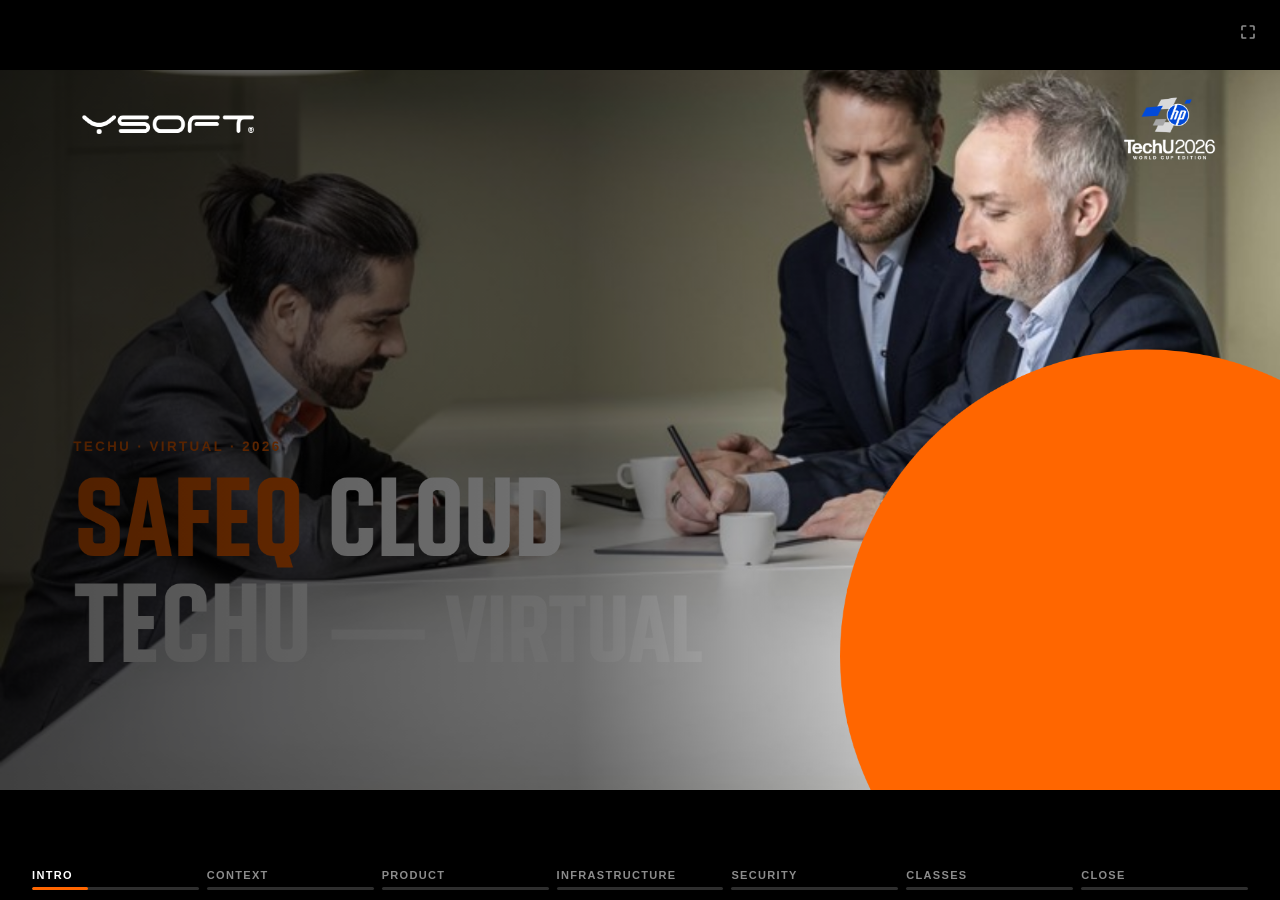
<file: techu2026/index.html>
<!doctype html>
<html lang="en">
<head>
<meta charset="utf-8" />
<title>SAFEQ Cloud · TechU Virtual</title>
<meta name="viewport" content="width=device-width, initial-scale=1" />
<link rel="stylesheet" href="styles.css" />
<script src="deck-stage.js"></script>
<template id="__bundler_thumbnail">
  <svg viewBox="0 0 400 400" xmlns="http://www.w3.org/2000/svg">
    <rect width="400" height="400" fill="#000"/>
    <circle cx="320" cy="320" r="200" fill="#FF6600"/>
    <text x="120" y="180" font-family="Arial Black,sans-serif" font-weight="900" font-size="44" fill="#fff">SAFEQ</text>
    <text x="120" y="230" font-family="Arial Black,sans-serif" font-weight="900" font-size="44" fill="#FF6600">CLOUD</text>
    <text x="120" y="280" font-family="Arial,sans-serif" font-size="22" fill="#97999B">TechU Virtual</text>
  </svg>
</template>
</head>
<body>

<button id="fs-btn" title="Toggle fullscreen (F)" aria-label="Toggle fullscreen"
  style="position:fixed;top:12px;right:12px;z-index:9999;width:40px;height:40px;
         border:none;border-radius:8px;background:rgba(0,0,0,0.55);color:#fff;
         font-size:18px;cursor:pointer;backdrop-filter:blur(6px);
         display:flex;align-items:center;justify-content:center;opacity:0.55;
         transition:opacity 120ms ease;">
  <svg width="18" height="18" viewBox="0 0 24 24" fill="none" stroke="currentColor" stroke-width="2.2" stroke-linecap="round" stroke-linejoin="round">
    <path d="M4 9V5a1 1 0 0 1 1-1h4M20 9V5a1 1 0 0 0-1-1h-4M4 15v4a1 1 0 0 0 1 1h4M20 15v4a1 1 0 0 1-1 1h-4"/>
  </svg>
</button>
<script>
(function(){
  const btn = document.getElementById('fs-btn');
  btn.addEventListener('mouseenter', () => btn.style.opacity = '1');
  btn.addEventListener('mouseleave', () => btn.style.opacity = '0.55');
  function toggleFs(){
    const d = document;
    if (!d.fullscreenElement && !d.webkitFullscreenElement) {
      const el = d.documentElement;
      (el.requestFullscreen || el.webkitRequestFullscreen).call(el);
    } else {
      (d.exitFullscreen || d.webkitExitFullscreen).call(d);
    }
  }
  btn.addEventListener('click', toggleFs);
  window.addEventListener('keydown', (e) => {
    if (e.key === 'f' || e.key === 'F') {
      if (e.target.tagName === 'INPUT' || e.target.tagName === 'TEXTAREA') return;
      toggleFs();
    }
  });
})();
</script>

<deck-stage width="1920" height="1080">

  <!-- ============================================================
       01 · TITLE
       ============================================================ -->
  <section class="slide slide--dark" data-label="Title">
    <div class="logo-tr"><img class="hp-dark" src="assets/hp-techu-logo.png" alt="HP TechU 2026 World Cup Edition" /><img class="hp-light" src="assets/hp-techu-logo-white.png" alt="HP TechU 2026 World Cup Edition" /></div>
    <!-- background photo -->
    <img src="assets/meeting-table.jpg" class="bleed-img" alt="" style="object-position: center; opacity: 0.55; z-index: 0;" />
    <div class="bleed-veil" style="z-index: 1;"></div>

    <!-- Large orange brand circle bleeding off right -->
    <div class="circle" style="width: 920px; height: 920px; right: -260px; bottom: -260px; opacity: 0.95; z-index: 2;"></div>

    <img src="assets/ysoft-logo-white.svg" class="logo-tl white" alt="Y Soft" />

    <div class="frame" style="justify-content: flex-end; padding-bottom: 160px;">
      <div class="eyebrow" style="color: var(--orange); margin-bottom: 24px;">TechU · Virtual · 2026</div>
      <h1 class="display h-display" style="color: #fff; max-width: 1600px;">
        <span style="color: var(--orange);">SAFEQ</span> Cloud<br/>TechU<span style="color: rgba(255,255,255,0.65); font-size: 0.85em;"> — Virtual</span>
      </h1>
    </div>
  </section>

  <!-- ============================================================
       02 · Y SOFT TEAM FOR TECHU 2026
       ============================================================ -->
  <section class="slide slide--wash" data-label="Y Soft Team for TechU 2026">
    <div class="logo-tr"><img class="hp-dark" src="assets/hp-techu-logo.png" alt="HP TechU 2026 World Cup Edition" /><img class="hp-light" src="assets/hp-techu-logo-white.png" alt="HP TechU 2026 World Cup Edition" /></div>
    <img src="assets/ysoft-logo-orange.svg" class="logo-tl" alt="Y Soft" />
    <div class="frame">
      <div class="eyebrow">Presenters</div>
      <h1 class="display h-title" style="margin-bottom: 20px;">Y Soft team for TechU 2026.</h1>
      <p class="perex" style="margin-bottom: 56px; max-width: 1400px;">
        The voices behind the sessions — a mix of product, engineering, security, and field experience.
      </p>

      <div style="display: grid; grid-template-columns: repeat(3, 1fr); gap: 40px 56px;">
        <!-- Robert T. Sages -->
        <div>
          <div style="display: flex; align-items: center; gap: 20px; margin-bottom: 14px;">
            <img src="assets/team/robert-sages.jpg" alt="Robert T. Sages" style="width: 110px; height: 110px; border-radius: 50%; object-fit: cover; flex-shrink: 0; border: 3px solid var(--orange);" />
            <div>
              <div style="font-family: var(--font-display); font-weight: 700; text-transform: uppercase; font-size: 26px; line-height: 1.05;">Robert T. Sages</div>
              <div style="font-size: 20px; color: var(--grey-11); margin-top: 6px; line-height: 1.3;">Sales &amp; Customer Success Consultant</div>
            </div>
          </div>
          <p style="font-size: 18px; line-height: 1.4; color: var(--grey-7); margin: 0;">
            Concord, North Carolina · USA
          </p>
        </div>

        <!-- Chris Laudise -->
        <div>
          <div style="display: flex; align-items: center; gap: 20px; margin-bottom: 14px;">
            <img src="assets/team/chris-laudise.jpg" alt="Chris Laudise" style="width: 110px; height: 110px; border-radius: 50%; object-fit: cover; flex-shrink: 0; border: 3px solid var(--turq);" />
            <div>
              <div style="font-family: var(--font-display); font-weight: 700; text-transform: uppercase; font-size: 26px; line-height: 1.05;">Chris Laudise</div>
              <div style="font-size: 20px; color: var(--grey-11); margin-top: 6px; line-height: 1.3;">Sales &amp; Customer Success Consultant</div>
            </div>
          </div>
          <p style="font-size: 18px; line-height: 1.4; color: var(--grey-7); margin: 0;">
            McKinney, Texas · USA
          </p>
        </div>

        <!-- Jason Lynch -->
        <div>
          <div style="display: flex; align-items: center; gap: 20px; margin-bottom: 14px;">
            <img src="assets/team/jason-lynch.jpg" alt="Jason Lynch" style="width: 110px; height: 110px; border-radius: 50%; object-fit: cover; flex-shrink: 0; border: 3px solid var(--ink);" />
            <div>
              <div style="font-family: var(--font-display); font-weight: 700; text-transform: uppercase; font-size: 26px; line-height: 1.05;">Jason Lynch</div>
              <div style="font-size: 20px; color: var(--grey-11); margin-top: 6px; line-height: 1.3;">Customer Success Consultant</div>
            </div>
          </div>
          <p style="font-size: 18px; line-height: 1.4; color: var(--grey-7); margin: 0;">
            Charlotte, North Carolina · USA
          </p>
        </div>

        <!-- Deryk Moore -->
        <div>
          <div style="display: flex; align-items: center; gap: 20px; margin-bottom: 14px;">
            <img src="assets/team/deryk-moore.jpg" alt="Deryk Moore" style="width: 110px; height: 110px; border-radius: 50%; object-fit: cover; flex-shrink: 0; border: 3px solid var(--orange);" />
            <div>
              <div style="font-family: var(--font-display); font-weight: 700; text-transform: uppercase; font-size: 26px; line-height: 1.05;">Deryk Moore</div>
              <div style="font-size: 20px; color: var(--grey-11); margin-top: 6px; line-height: 1.3;">Customer Success Consultant</div>
            </div>
          </div>
          <p style="font-size: 18px; line-height: 1.4; color: var(--grey-7); margin: 0;">
            Washington, D.C. · USA
          </p>
        </div>

        <!-- Javier Gonzalez -->
        <div>
          <div style="display: flex; align-items: center; gap: 20px; margin-bottom: 14px;">
            <img src="assets/team/javier-gonzalez.jpg" alt="Javier Gonzalez" style="width: 110px; height: 110px; border-radius: 50%; object-fit: cover; flex-shrink: 0; border: 3px solid var(--turq);" />
            <div>
              <div style="font-family: var(--font-display); font-weight: 700; text-transform: uppercase; font-size: 26px; line-height: 1.05;">Javier Gonzalez</div>
              <div style="font-size: 20px; color: var(--grey-11); margin-top: 6px; line-height: 1.3;">Digital Workplace · Managed Scan &amp; Print Services</div>
            </div>
          </div>
          <p style="font-size: 18px; line-height: 1.4; color: var(--grey-7); margin: 0;">
            Los Corrales de Buelna, Cantabria · Spain
          </p>
        </div>

        <!-- Hyder Mohammed -->
        <div>
          <div style="display: flex; align-items: center; gap: 20px; margin-bottom: 14px;">
            <img src="assets/team/hyder-mohammed.jpg" alt="Hyder Mohammed" style="width: 110px; height: 110px; border-radius: 50%; object-fit: cover; flex-shrink: 0; border: 3px solid var(--ink);" />
            <div>
              <div style="font-family: var(--font-display); font-weight: 700; text-transform: uppercase; font-size: 26px; line-height: 1.05;">Hyder Mohammed</div>
              <div style="font-size: 20px; color: var(--grey-11); margin-top: 6px; line-height: 1.3;">Managing Director &amp; Frontline Business Owner</div>
            </div>
          </div>
          <p style="font-size: 18px; line-height: 1.4; color: var(--grey-7); margin: 0;">
            Sydney, New South Wales · Australia
          </p>
        </div>
      </div>
    </div>
    <div class="footer"><span class="page-no">02 · Intro</span><span>Y Soft team for TechU 2026</span></div>
  </section>

  <!-- ============================================================
       03 · AGENDA
       ============================================================ -->
  <section class="slide" data-label="Agenda">
    <div class="logo-tr"><img class="hp-dark" src="assets/hp-techu-logo.png" alt="HP TechU 2026 World Cup Edition" /><img class="hp-light" src="assets/hp-techu-logo-white.png" alt="HP TechU 2026 World Cup Edition" /></div>
    <img src="assets/ysoft-logo-orange.svg" class="logo-tl" alt="Y Soft" />
    <div class="frame">
      <div class="eyebrow">Agenda</div>
      <h1 class="display h-title" style="margin-bottom: 64px;">Today's session</h1>

      <div style="max-width: 1500px;">
        <div class="agenda-row">
          <div class="agenda-num">01</div>
          <div class="agenda-title">Who is Y Soft?</div>
          <div class="agenda-meta">Context</div>
        </div>
        <div class="agenda-row">
          <div class="agenda-num">02</div>
          <div class="agenda-title">What is SAFEQ Cloud?</div>
          <div class="agenda-meta">Product</div>
        </div>
        <div class="agenda-row">
          <div class="agenda-num">03</div>
          <div class="agenda-title">How SAFEQ Cloud is different</div>
          <div class="agenda-meta">Positioning</div>
        </div>
        <div class="agenda-row">
          <div class="agenda-num">04</div>
          <div class="agenda-title">Three pillars of SAFEQ Cloud</div>
          <div class="agenda-meta">Infrastructure · Security · Features</div>
        </div>
        <div class="agenda-row">
          <div class="agenda-num">05</div>
          <div class="agenda-title">TechU class offerings</div>
          <div class="agenda-meta">What's next</div>
        </div>
      </div>
    </div>
    <div class="footer"><span class="page-no">03 · Agenda</span><span>SAFEQ Cloud · TechU Virtual</span></div>
  </section>

  <!-- ============================================================
       03 · WHO IS Y SOFT?
       ============================================================ -->
  <section class="slide slide--wash" data-label="Who is Y Soft">
    <div class="logo-tr"><img class="hp-dark" src="assets/hp-techu-logo.png" alt="HP TechU 2026 World Cup Edition" /><img class="hp-light" src="assets/hp-techu-logo-white.png" alt="HP TechU 2026 World Cup Edition" /></div>
    <img src="assets/ysoft-logo-orange.svg" class="logo-tl" alt="Y Soft" />
    <div class="frame" style="flex-direction: row; gap: 80px; align-items: center;">
      <div style="flex: 1;">
        <div class="eyebrow">Who we are</div>
        <h1 class="display h-title" style="margin-bottom: 36px;">Y Soft at a glance</h1>
        <p class="perex" style="margin-bottom: 56px;">
          A privately-owned technology company from Brno, Czech Republic — optimising for the long horizon, with no external investors.
        </p>

        <div style="display: grid; grid-template-columns: 1fr 1fr; gap: 44px 80px;">
          <div>
            <div class="stat-big" style="font-size: 108px;">26</div>
            <div class="stat-label">Years of innovation</div>
          </div>
          <div>
            <div class="stat-big" style="font-size: 108px;">44%</div>
            <div class="stat-label">of Global Fortune 500</div>
          </div>
          <div>
            <div class="stat-big" style="font-size: 108px;">100<span style="color: var(--orange);">+</span></div>
            <div class="stat-label">Countries served</div>
          </div>
          <div>
            <div class="stat-big" style="font-size: 108px;">31k<span style="color: var(--orange);">+</span></div>
            <div class="stat-label">Customers worldwide</div>
          </div>
        </div>
      </div>

      <!-- Visual: stacked circles using brand photos -->
      <div style="width: 640px; height: 840px; position: relative; flex-shrink: 0;">
        <div style="position: absolute; top: 0; right: 40px; width: 380px; height: 380px; border-radius: 50%; overflow: hidden; border: 10px solid var(--orange);">
          <img src="assets/woman-portrait.jpg" style="width: 100%; height: 100%; object-fit: cover;" alt="" />
        </div>
        <div style="position: absolute; top: 320px; left: 0; width: 300px; height: 300px; border-radius: 50%; overflow: hidden;">
          <img src="assets/meeting-table.jpg" style="width: 100%; height: 100%; object-fit: cover;" alt="" />
        </div>
        <div style="position: absolute; bottom: 0; right: 80px; width: 340px; height: 340px; border-radius: 50%; overflow: hidden;">
          <img src="assets/man-booth.jpg" style="width: 100%; height: 100%; object-fit: cover;" alt="" />
        </div>
      </div>
    </div>
    <div class="footer"><span class="page-no">04 · Context</span><span>SAFEQ Cloud · TechU Virtual</span></div>
  </section>

  <!-- ============================================================
       04 · WHAT Y SOFT DOES
       ============================================================ -->
  <section class="slide" data-label="What Y Soft does">
    <div class="logo-tr"><img class="hp-dark" src="assets/hp-techu-logo.png" alt="HP TechU 2026 World Cup Edition" /><img class="hp-light" src="assets/hp-techu-logo-white.png" alt="HP TechU 2026 World Cup Edition" /></div>
    <img src="assets/ysoft-logo-orange.svg" class="logo-tl" alt="Y Soft" />
    <div class="frame">
      <div class="eyebrow">What we do</div>
      <h1 class="display h-title" style="margin-bottom: 64px;">Hardware and software, 26&nbsp;years in.</h1>

      <div style="display: grid; grid-template-columns: 1fr 1fr; gap: 48px; flex: 1;">
        <!-- HARDWARE -->
        <div class="card card--wash" style="padding: 56px 48px; display: flex; flex-direction: column;">
          <div style="display: flex; align-items: center; gap: 20px; margin-bottom: 28px;">
            <div style="width: 56px; height: 56px; border-radius: 50%; background: var(--orange);"></div>
            <div class="card-title" style="font-size: 40px;">Hardware</div>
          </div>
          <p class="card-body" style="font-size: 26px; margin-bottom: 28px;">
            Designed and manufactured in-house. The card readers, terminals and edge devices under the Y Soft name — and the OEM work that powers our Ventures portfolio.
          </p>
          <ul style="margin: 0; padding-left: 0; list-style: none;">
            <li style="padding: 8px 0 8px 24px; position: relative; font-size: 24px; color: var(--grey-11);">
              <span style="position: absolute; left: 0; top: 16px; width: 10px; height: 10px; border-radius: 50%; background: var(--orange);"></span>
              Contactless card readers
            </li>
            <li style="padding: 8px 0 8px 24px; position: relative; font-size: 24px; color: var(--grey-11);">
              <span style="position: absolute; left: 0; top: 16px; width: 10px; height: 10px; border-radius: 50%; background: var(--orange);"></span>
              Edge devices &amp; external terminals
            </li>
            <li style="padding: 8px 0 8px 24px; position: relative; font-size: 24px; color: var(--grey-11);">
              <span style="position: absolute; left: 0; top: 16px; width: 10px; height: 10px; border-radius: 50%; background: var(--orange);"></span>
              Manufactured in Brno, Czech Republic
            </li>
          </ul>
        </div>

        <!-- SOFTWARE -->
        <div class="card card--wash" style="padding: 56px 48px; display: flex; flex-direction: column;">
          <div style="display: flex; align-items: center; gap: 20px; margin-bottom: 28px;">
            <div style="width: 56px; height: 56px; border-radius: 50%; background: var(--turq);"></div>
            <div class="card-title" style="font-size: 40px;">Software</div>
          </div>
          <p class="card-body" style="font-size: 26px; margin-bottom: 28px;">
            A print &amp; scan platform used by a million people every day, plus the AI and employee-experience tools we've built alongside it.
          </p>
          <ul style="margin: 0; padding-left: 0; list-style: none;">
            <li style="padding: 8px 0 8px 24px; position: relative; font-size: 24px; color: var(--grey-11);">
              <span style="position: absolute; left: 0; top: 16px; width: 10px; height: 10px; border-radius: 50%; background: var(--turq);"></span>
              Printing &amp; scanning platform (SAFEQ Cloud)
            </li>
            <li style="padding: 8px 0 8px 24px; position: relative; font-size: 24px; color: var(--grey-11);">
              <span style="position: absolute; left: 0; top: 16px; width: 10px; height: 10px; border-radius: 50%; background: var(--turq);"></span>
              Automation &amp; continuous testing (AIVA)
            </li>
            <li style="padding: 8px 0 8px 24px; position: relative; font-size: 24px; color: var(--grey-11);">
              <span style="position: absolute; left: 0; top: 16px; width: 10px; height: 10px; border-radius: 50%; background: var(--turq);"></span>
              Employee experience platform (CLERBO)
            </li>
          </ul>
        </div>
      </div>
    </div>
    <div class="footer"><span class="page-no">05 · Context</span><span>SAFEQ Cloud · TechU Virtual</span></div>
  </section>

  <!-- ============================================================
       05 · WHY CLOUD  (replaces cluttered quote slide)
       ============================================================ -->
  <section class="slide" data-label="Why cloud">
    <div class="logo-tr"><img class="hp-dark" src="assets/hp-techu-logo.png" alt="HP TechU 2026 World Cup Edition" /><img class="hp-light" src="assets/hp-techu-logo-white.png" alt="HP TechU 2026 World Cup Edition" /></div>
    <img src="assets/safeq-cloud-logo-orange.svg" class="logo-tl" alt="SAFEQ Cloud" />
    <div class="frame">
      <div class="eyebrow">Why cloud</div>
      <h1 class="display h-title" style="margin-bottom: 72px;">Three reasons IT is moving printing off the server rack.</h1>

      <div style="display: grid; grid-template-columns: 1fr 1fr 1fr; gap: 48px; flex: 1;">
        <div>
          <div style="width: 96px; height: 96px; border-radius: 50%; background: var(--orange); color: #fff; display: flex; align-items: center; justify-content: center; font-family: var(--font-display); font-weight: 700; font-size: 48px; margin-bottom: 32px;">01</div>
          <h3 class="card-title" style="font-size: 44px; margin-bottom: 20px;">Business agility</h3>
          <p style="font-size: 26px; line-height: 1.45; color: var(--grey-11); margin: 0;">
            Scale up and down without procurement cycles. Faster time-to-market, less reliance on IT for day-to-day change.
          </p>
        </div>
        <div>
          <div style="width: 96px; height: 96px; border-radius: 50%; background: var(--turq); color: #fff; display: flex; align-items: center; justify-content: center; font-family: var(--font-display); font-weight: 700; font-size: 48px; margin-bottom: 32px;">02</div>
          <h3 class="card-title" style="font-size: 44px; margin-bottom: 20px;">IT efficiency</h3>
          <p style="font-size: 26px; line-height: 1.45; color: var(--grey-11); margin: 0;">
            Ease of administration. Simple deployment and scaling. Connect from anywhere, by default secure.
          </p>
        </div>
        <div>
          <div style="width: 96px; height: 96px; border-radius: 50%; background: var(--ink); color: #fff; display: flex; align-items: center; justify-content: center; font-family: var(--font-display); font-weight: 700; font-size: 48px; margin-bottom: 32px;">03</div>
          <h3 class="card-title" style="font-size: 44px; margin-bottom: 20px;">Economy of scale</h3>
          <p style="font-size: 26px; line-height: 1.45; color: var(--grey-11); margin: 0;">
            Low upfront investment. Pay as you go. OPEX instead of CAPEX, and no five-year refresh cycle.
          </p>
        </div>
      </div>

      <p style="font-family: var(--font-sans); font-style: italic; font-size: 24px; color: var(--grey-7); margin-top: 48px; max-width: 1200px;">
        "Our main goals were to keep IT simple and business continuity — the biggest benefit of moving to the cloud was the speed of serving IT solutions, and functionality improved."<br/>
        <span style="font-style: normal; font-weight: 600; color: var(--grey-11); font-size: 20px;">— Tom Luinstra, Ambiq Healthcare</span>
      </p>
    </div>
    <div class="footer"><span class="page-no">06 · Context</span><span>SAFEQ Cloud · TechU Virtual</span></div>
  </section>

  <!-- ============================================================
       06 · CLOUD PRINT DOMINATES NEW ROLLOUTS
       ============================================================ -->
  <section class="slide" data-label="Cloud print dominates">
    <div class="logo-tr"><img class="hp-dark" src="assets/hp-techu-logo.png" alt="HP TechU 2026 World Cup Edition" /><img class="hp-light" src="assets/hp-techu-logo-white.png" alt="HP TechU 2026 World Cup Edition" /></div>
    <img src="assets/safeq-cloud-logo-orange.svg" class="logo-tl" alt="SAFEQ Cloud" />
    <div class="frame" style="flex-direction: row; gap: 80px;">
      <div style="flex: 1; display: flex; flex-direction: column; justify-content: center;">
        <div class="eyebrow">Market signal</div>
        <h1 class="display h-title" style="margin-bottom: 40px;">Cloud print now leads new rollouts, worldwide.</h1>
        <p class="perex" style="margin-bottom: 56px;">
          In 2025, cloud overtook on-prem globally after four years of accelerating adoption. A tipping point, not a trend.
        </p>

        <div style="display: flex; gap: 64px; align-items: baseline;">
          <div>
            <div class="stat-big" style="font-size: 200px;">64.8<span style="color: var(--orange);">%</span></div>
            <div class="stat-label">of new deployments, now cloud</div>
          </div>
        </div>
      </div>

      <!-- Growth chart -->
      <div style="width: 720px; display: flex; flex-direction: column; justify-content: center; padding-top: 60px;">
        <svg viewBox="0 0 720 480" style="width: 100%;">
          <!-- gridlines -->
          <g stroke="#E5E5E5" stroke-width="1">
            <line x1="60" y1="40"  x2="720" y2="40"/>
            <line x1="60" y1="140" x2="720" y2="140"/>
            <line x1="60" y1="240" x2="720" y2="240"/>
            <line x1="60" y1="340" x2="720" y2="340"/>
            <line x1="60" y1="420" x2="720" y2="420"/>
          </g>
          <!-- y axis labels -->
          <g font-family="Inter" font-size="16" fill="#97999B">
            <text x="46" y="45" text-anchor="end">80%</text>
            <text x="46" y="145" text-anchor="end">60%</text>
            <text x="46" y="245" text-anchor="end">40%</text>
            <text x="46" y="345" text-anchor="end">20%</text>
            <text x="46" y="425" text-anchor="end">0%</text>
          </g>
          <!-- Data: 2021 1%, 2022 2.21%, 2023 16.94%, 2024 42.64%, 2025 64.8% -->
          <!-- x: 110, 260, 410, 560, 680 -->
          <path d="M 110,415 L 260,411 L 410,335 L 560,207 L 680,97"
                fill="none" stroke="#FF6600" stroke-width="6" stroke-linecap="round" stroke-linejoin="round"/>
          <!-- area fill -->
          <path d="M 110,415 L 260,411 L 410,335 L 560,207 L 680,97 L 680,420 L 110,420 Z"
                fill="#FF6600" fill-opacity="0.08"/>
          <!-- dots -->
          <g fill="#FF6600">
            <circle cx="110" cy="415" r="8"/>
            <circle cx="260" cy="411" r="8"/>
            <circle cx="410" cy="335" r="8"/>
            <circle cx="560" cy="207" r="8"/>
            <circle cx="680" cy="97" r="10" fill="#000"/>
          </g>
          <!-- value labels -->
          <g font-family="Inter" font-size="18" font-weight="600" fill="#000">
            <text x="110" y="395" text-anchor="middle">1.0%</text>
            <text x="260" y="391" text-anchor="middle">2.2%</text>
            <text x="410" y="315" text-anchor="middle">16.9%</text>
            <text x="560" y="187" text-anchor="middle">42.6%</text>
            <text x="680" y="77"  text-anchor="middle" fill="#FF6600">64.8%</text>
          </g>
          <!-- x axis -->
          <g font-family="Inter" font-size="18" fill="#53565A">
            <text x="110" y="455" text-anchor="middle">2021</text>
            <text x="260" y="455" text-anchor="middle">2022</text>
            <text x="410" y="455" text-anchor="middle">2023</text>
            <text x="560" y="455" text-anchor="middle">2024</text>
            <text x="680" y="455" text-anchor="middle" font-weight="700" fill="#000">2025</text>
          </g>
        </svg>
        <p style="margin-top: 16px; font-size: 18px; color: var(--grey-7); text-align: center;">
          Share of new SAFEQ deployments going to cloud, 2021–2025.
        </p>
      </div>
    </div>
    <div class="footer"><span class="page-no">07 · Context</span><span>SAFEQ Cloud · TechU Virtual</span></div>
  </section>

  <!-- ============================================================
       07 · 2025 THE YEAR OF CLOUD PRINT (big moment slide)
       ============================================================ -->
  <section class="slide slide--dark" data-label="Year of cloud print">
    <div class="logo-tr"><img class="hp-dark" src="assets/hp-techu-logo.png" alt="HP TechU 2026 World Cup Edition" /><img class="hp-light" src="assets/hp-techu-logo-white.png" alt="HP TechU 2026 World Cup Edition" /></div>
    <!-- Orange circle bleed, offset so it does not cross headline -->
    <div class="circle" style="width: 900px; height: 900px; right: -420px; top: -280px; opacity: 0.92; z-index: 1;"></div>
    <div class="circle circle--turq" style="width: 400px; height: 400px; left: -180px; bottom: -180px; opacity: 0.7; z-index: 1;"></div>

    <img src="assets/ysoft-icon-white.png" alt="" style="position: absolute; top: 64px; left: 110px; height: 56px; z-index: 3;" />

    <div class="frame" style="justify-content: center; z-index: 2;">
      <div class="eyebrow" style="color: #fff; margin-bottom: 32px;">A tipping point</div>
      <h1 class="display" style="color: #fff; font-size: 260px; line-height: 0.9; margin-bottom: 32px;">
        2025.<br/><span style="color: var(--orange);">The year</span><br/>of cloud print.
      </h1>
      <p class="body-lg" style="color: rgba(255,255,255,0.85); max-width: 1200px; margin: 0;">
        For the first time, the majority of new print projects chose cloud — driven by IT simplification, security maturity, and a clearer total cost picture.
      </p>
    </div>
    <div class="footer on-dark"><span class="page-no">08 · Context</span><span style="color: rgba(255,255,255,0.5);">SAFEQ Cloud · TechU Virtual</span></div>
  </section>

  <!-- ============================================================
       08 · WHAT IS SAFEQ CLOUD?  (3 pillars overview)
       ============================================================ -->
  <section class="slide slide--wash" data-label="What is SAFEQ Cloud">
    <div class="logo-tr"><img class="hp-dark" src="assets/hp-techu-logo.png" alt="HP TechU 2026 World Cup Edition" /><img class="hp-light" src="assets/hp-techu-logo-white.png" alt="HP TechU 2026 World Cup Edition" /></div>
    <img src="assets/safeq-cloud-logo-orange.svg" class="logo-tl" alt="SAFEQ Cloud" />
    <div class="frame">
      <div class="eyebrow">Product</div>
      <h1 class="display h-title" style="margin-bottom: 20px;">What is SAFEQ Cloud?</h1>
      <p class="perex" style="margin-bottom: 60px;">
        A modern print &amp; scan platform, delivered as a service. Built on three pillars that together make up the promise.
      </p>

      <div class="pillars" style="flex: 1;">
        <div class="pillar">
          <div class="pillar-num">01</div>
          <div class="pillar-title">Infrastructure</div>
          <p style="font-size: 22px; color: var(--grey-7); margin: 0;">What you stop paying for when print moves to the cloud.</p>
          <ul>
            <li>Save thousands on HW print servers</li>
            <li>Eliminate print driver management</li>
            <li>Reduce IT tickets; free up teams for strategic work</li>
            <li>Accelerate digital transformation</li>
          </ul>
        </div>
        <div class="pillar">
          <div class="pillar-num">02</div>
          <div class="pillar-title">Security</div>
          <p style="font-size: 22px; color: var(--grey-7); margin: 0;">Why SAFEQ Cloud is safer than on-premise, by design.</p>
          <ul>
            <li>Automated maintenance, validated updates, rollbacks</li>
            <li>WIZ vulnerability management with daily scans</li>
            <li>MXDR — 24/7 security surveillance</li>
            <li>3rd-party penetration testing · ISO 27001 · SOC 2</li>
          </ul>
        </div>
        <div class="pillar">
          <div class="pillar-num">03</div>
          <div class="pillar-title">Features</div>
          <p style="font-size: 22px; color: var(--grey-7); margin: 0;">The everyday capabilities users and admins actually touch.</p>
          <ul>
            <li>Direct and secure print · location-aware printing</li>
            <li>Mobile &amp; guest printing</li>
            <li>One-click scan workflows with ABBYY OCR</li>
            <li>Advanced insights, universal print driver, reserved infra</li>
          </ul>
        </div>
      </div>
    </div>
    <div class="footer"><span class="page-no">09 · Product</span><span>SAFEQ Cloud · TechU Virtual</span></div>
  </section>

  <!-- ============================================================
       09 · PILLAR 1 · INFRASTRUCTURE SAVINGS  (divider)
       ============================================================ -->
  <section class="slide slide--dark" data-label="Pillar 1 divider">
    <div class="logo-tr"><img class="hp-dark" src="assets/hp-techu-logo.png" alt="HP TechU 2026 World Cup Edition" /><img class="hp-light" src="assets/hp-techu-logo-white.png" alt="HP TechU 2026 World Cup Edition" /></div>
    <div class="circle" style="width: 1100px; height: 1100px; right: -280px; top: -280px;"></div>
    <img src="assets/ysoft-icon-white.png" alt="" style="position: absolute; top: 64px; left: 110px; height: 56px; z-index: 3;" />

    <div class="frame" style="justify-content: center; z-index: 2;">
      <div class="eyebrow" style="color: var(--orange);">Pillar 01 · Infrastructure</div>
      <h1 class="display" style="color: #fff; font-size: 200px; max-width: 1500px; margin-bottom: 40px;">
        Infrastructure savings.
      </h1>
      <p class="body-lg" style="color: rgba(255,255,255,0.8); max-width: 1100px;">
        What your organisation stops paying for — in hardware, licences, and admin hours — the moment print leaves the server room.
      </p>
    </div>
    <div class="footer on-dark"><span class="page-no">10 · Pillar 01</span><span style="color: rgba(255,255,255,0.5);">Infrastructure</span></div>
  </section>

  <!-- ============================================================
       10 · PRINT SERVER COST ANALYSIS  (table)
       ============================================================ -->
  <section class="slide" data-label="Print server cost analysis">
    <div class="logo-tr"><img class="hp-dark" src="assets/hp-techu-logo.png" alt="HP TechU 2026 World Cup Edition" /><img class="hp-light" src="assets/hp-techu-logo-white.png" alt="HP TechU 2026 World Cup Edition" /></div>
    <img src="assets/safeq-cloud-logo-orange.svg" class="logo-tl" alt="SAFEQ Cloud" />
    <div class="frame">
      <div class="eyebrow">Five-year print server cost analysis</div>
      <h1 class="display h-title" style="margin-bottom: 32px;">Running a print server isn't free. It's rarely cheap.</h1>

      <div style="display: grid; grid-template-columns: 1.35fr 1fr; gap: 56px; flex: 1;">
        <!-- Table -->
        <div>
          <table class="data-table">
            <thead>
              <tr>
                <th style="width: 40%;">Cost item</th>
                <th>Typical range</th>
                <th style="text-align: right;">Over 5 years</th>
              </tr>
            </thead>
            <tbody>
              <tr>
                <td><strong>Server hardware</strong><br/><span style="font-size: 18px; color: var(--grey-7);">Initial purchase · 5-yr refresh</span></td>
                <td class="num">$3,000 – $5,000</td>
                <td class="num" style="text-align: right;">$3,000 – $5,000</td>
              </tr>
              <tr>
                <td><strong>Energy &amp; cooling</strong></td>
                <td class="num">~$200 / year</td>
                <td class="num" style="text-align: right;">~$1,000</td>
              </tr>
              <tr>
                <td><strong>Hardware support &amp; warranty</strong></td>
                <td class="num">$300 – $500 / year</td>
                <td class="num" style="text-align: right;">$1,500 – $2,500</td>
              </tr>
              <tr>
                <td><strong>Server OS license &amp; CALs</strong><br/><span style="font-size: 18px; color: var(--grey-7);">Plus $20–$40 per user CAL</span></td>
                <td class="num">$500 – $1,000</td>
                <td class="num" style="text-align: right;">$500 – $1,000+</td>
              </tr>
              <tr>
                <td><strong>IT admin</strong><br/><span style="font-size: 18px; color: var(--grey-7);">Maintenance, patching, updates — 5-10 hr/month at $75-$100/hr</span></td>
                <td class="num">$4,500 – $12,000 / year</td>
                <td class="num" style="text-align: right;">$22,500 – $60,000</td>
              </tr>
              <tr class="total">
                <td>Total, over 5 years</td>
                <td></td>
                <td class="num" style="text-align: right;">$28,500 – $69,500</td>
              </tr>
            </tbody>
          </table>
        </div>

        <!-- Right column: what SAFEQ Cloud removes -->
        <div style="display: flex; flex-direction: column; gap: 14px; padding-bottom: 20px;">
          <div class="card card--orange" style="padding: 28px 32px;">
            <div class="caption" style="color: rgba(255,255,255,0.8); margin-bottom: 12px;">With SAFEQ Cloud</div>
            <h3 class="card-title" style="font-size: 40px; color: #fff; margin-bottom: 6px;">No print management.</h3>
            <p class="card-body" style="font-size: 20px;">
              We call it NPM: no servers to maintain, no drivers to chase, no tickets to close. Users onboard themselves.
            </p>
          </div>

          <div class="card" style="padding: 22px 30px; display: flex; align-items: center; gap: 22px;">
            <div style="width: 56px; height: 56px; border-radius: 50%; background: var(--orange-wash); flex-shrink: 0; display: flex; align-items: center; justify-content: center; font-family: var(--font-display); font-weight: 700; color: var(--orange); font-size: 28px;">1</div>
            <div>
              <div style="font-family: var(--font-display); font-weight: 700; text-transform: uppercase; font-size: 26px; margin-bottom: 4px;">Eliminate print servers</div>
              <div style="font-size: 20px; color: var(--grey-7);">Zero on-prem print infrastructure to own.</div>
            </div>
          </div>

          <div class="card" style="padding: 22px 30px; display: flex; align-items: center; gap: 22px;">
            <div style="width: 56px; height: 56px; border-radius: 50%; background: var(--orange-wash); flex-shrink: 0; display: flex; align-items: center; justify-content: center; font-family: var(--font-display); font-weight: 700; color: var(--orange); font-size: 24px;">2</div>
            <div>
              <div style="font-family: var(--font-display); font-weight: 700; text-transform: uppercase; font-size: 26px; margin-bottom: 4px;">Eliminate driver management</div>
              <div style="font-size: 20px; color: var(--grey-7);">Universal driver, centrally managed.</div>
            </div>
          </div>

          <div class="card" style="padding: 22px 30px; display: flex; align-items: center; gap: 22px;">
            <div style="width: 56px; height: 56px; border-radius: 50%; background: var(--orange-wash); flex-shrink: 0; display: flex; align-items: center; justify-content: center; font-family: var(--font-display); font-weight: 700; color: var(--orange); font-size: 24px;">3</div>
            <div>
              <div style="font-family: var(--font-display); font-weight: 700; text-transform: uppercase; font-size: 26px; margin-bottom: 4px;">Self-service onboarding</div>
              <div style="font-size: 20px; color: var(--grey-7);">Users set themselves up, no ticket required.</div>
            </div>
          </div>
        </div>
      </div>
    </div>
    <div class="footer"><span class="page-no">11 · Pillar 01</span><span>Infrastructure · Cost analysis</span></div>
  </section>

  <!-- ============================================================
       11 · HIGHLIGHTS AT A GLANCE
       ============================================================ -->
  <section class="slide" data-label="Highlights at a glance">
    <div class="logo-tr"><img class="hp-dark" src="assets/hp-techu-logo.png" alt="HP TechU 2026 World Cup Edition" /><img class="hp-light" src="assets/hp-techu-logo-white.png" alt="HP TechU 2026 World Cup Edition" /></div>
    <img src="assets/safeq-cloud-logo-orange.svg" class="logo-tl" alt="SAFEQ Cloud" />
    <div class="frame">
      <div class="eyebrow">Proof at scale</div>
      <h1 class="display h-title" style="margin-bottom: 32px;">Cloud print at production scale.</h1>
      <p class="perex" style="margin-bottom: 64px;">
        Real data from production environments worldwide — not a pilot.
      </p>

      <!-- Three giant stats -->
      <div style="display: grid; grid-template-columns: 1fr 1fr 1fr; gap: 0; border-top: 2px solid var(--ink); border-bottom: 2px solid var(--ink);">
        <div style="padding: 56px 48px; border-right: 1px solid var(--border);">
          <div class="stat-big" style="font-size: 168px; color: var(--orange);">1B<span style="font-size: 0.5em; color: var(--ink);">+</span></div>
          <div class="stat-label">Pages printed / year</div>
        </div>
        <div style="padding: 56px 48px; border-right: 1px solid var(--border);">
          <div class="stat-big" style="font-size: 168px; color: var(--orange);">1M<span style="font-size: 0.5em; color: var(--ink);">+</span></div>
          <div class="stat-label">Monthly active users</div>
        </div>
        <div style="padding: 56px 48px;">
          <div class="stat-big" style="font-size: 168px; color: var(--orange);">120k<span style="font-size: 0.5em; color: var(--ink);">+</span></div>
          <div class="stat-label">Connected devices</div>
        </div>
      </div>

      <!-- 4 smaller insight cards -->
      <div style="display: grid; grid-template-columns: 1fr 1fr 1fr 1fr; gap: 24px; margin-top: 48px;">
        <div>
          <div class="step-num">01 · Cloud-first</div>
          <div style="font-family: var(--font-display); font-weight: 700; text-transform: uppercase; font-size: 22px; margin: 8px 0;">Dominance</div>
          <div style="font-size: 18px; color: var(--grey-11); line-height: 1.4;">Most new print projects are now cloud-first globally.</div>
        </div>
        <div>
          <div class="step-num">02 · Print stack</div>
          <div style="font-family: var(--font-display); font-weight: 700; text-transform: uppercase; font-size: 22px; margin: 8px 0;">Evolution</div>
          <div style="font-size: 18px; color: var(--grey-11); line-height: 1.4;">Cloud and PC clients replace on-prem servers and legacy drivers.</div>
        </div>
        <div>
          <div class="step-num">03 · Security</div>
          <div style="font-family: var(--font-display); font-weight: 700; text-transform: uppercase; font-size: 22px; margin: 8px 0;">Drives adoption</div>
          <div style="font-size: 18px; color: var(--grey-11); line-height: 1.4;">Stricter compliance standards make cloud the confident choice.</div>
        </div>
        <div>
          <div class="step-num">04 · Proven</div>
          <div style="font-family: var(--font-display); font-weight: 700; text-transform: uppercase; font-size: 22px; margin: 8px 0;">At scale</div>
          <div style="font-size: 18px; color: var(--grey-11); line-height: 1.4;">Billions of pages across thousands of production deployments.</div>
        </div>
      </div>
    </div>
    <div class="footer"><span class="page-no">12 · Pillar 01</span><span>Infrastructure · Proof at scale</span></div>
  </section>

  <!-- ============================================================
       12 · REGIONAL DATA CENTERS (compliance ally)
       ============================================================ -->
  <section class="slide slide--wash" data-label="Regional data centers">
    <div class="logo-tr"><img class="hp-dark" src="assets/hp-techu-logo.png" alt="HP TechU 2026 World Cup Edition" /><img class="hp-light" src="assets/hp-techu-logo-white.png" alt="HP TechU 2026 World Cup Edition" /></div>
    <img src="assets/safeq-cloud-logo-orange.svg" class="logo-tl" alt="SAFEQ Cloud" />
    <div class="frame">
      <div class="eyebrow">Data residency</div>
      <h1 class="display h-title" style="margin-bottom: 28px; max-width: 1500px;">Regional data centers turn cloud print into a compliance ally.</h1>

      <div style="display: grid; grid-template-columns: 1fr 1.2fr; gap: 64px; flex: 1; align-items: start;">
        <!-- Left stats -->
        <div>
          <div style="border-top: 2px solid var(--ink);">
            <div style="display: grid; grid-template-columns: auto 1fr; gap: 32px; align-items: center; padding: 22px 0; border-bottom: 1px solid var(--border);">
              <div class="stat-big" style="font-size: 80px; color: var(--orange); line-height: 1;">9</div>
              <div>
                <div style="font-family: var(--font-display); font-weight: 700; text-transform: uppercase; font-size: 28px;">Active regions</div>
                <div style="font-size: 20px; color: var(--grey-7);">SAFEQ Cloud data centers worldwide</div>
              </div>
            </div>
            <div style="display: grid; grid-template-columns: auto 1fr; gap: 32px; align-items: center; padding: 22px 0; border-bottom: 1px solid var(--border);">
              <div class="stat-big" style="font-size: 80px; color: var(--orange); line-height: 1;">3×</div>
              <div>
                <div style="font-family: var(--font-display); font-weight: 700; text-transform: uppercase; font-size: 28px;">Availability zones</div>
                <div style="font-size: 20px; color: var(--grey-7);">Redundancy per data center</div>
              </div>
            </div>
            <div style="display: grid; grid-template-columns: auto 1fr; gap: 32px; align-items: center; padding: 22px 0; border-bottom: 1px solid var(--border);">
              <div class="stat-big" style="font-size: 80px; color: var(--orange); line-height: 1;">+3</div>
              <div>
                <div style="font-family: var(--font-display); font-weight: 700; text-transform: uppercase; font-size: 28px;">Under evaluation</div>
                <div style="font-size: 20px; color: var(--grey-7);">Saudi Arabia · China · India &nbsp;/&nbsp; 2026–2027</div>
              </div>
            </div>
          </div>

        </div>

        <!-- World map: real silhouette from Wikimedia, with marker overlay -->
        <div style="align-self: stretch; display: flex; flex-direction: column; justify-content: center;">
          <div style="position: relative; width: 100%;">
            <img src="assets/world-map.svg" alt="World map" style="width: 100%; height: auto; display: block;" />
            <!-- Marker overlay uses the same aspect as the SVG (950×620) -->
            <svg viewBox="0 0 950 620" preserveAspectRatio="xMidYMid meet" style="position: absolute; inset: 0; width: 100%; height: 100%; pointer-events: none;" xmlns="http://www.w3.org/2000/svg">
              <g font-family="Inter, Arial, sans-serif" font-size="16" fill="#000">
                <!-- Frankfurt ×2 -->
                <circle cx="479" cy="178" r="22" fill="#FF6600" opacity="0.22"/>
                <circle cx="479" cy="178" r="9" fill="#FF6600"/>
                <text x="499" y="180" font-weight="600">Frankfurt ×2</text>
                <!-- London -->
                <circle cx="450" cy="178" r="6" fill="#FF6600"/>
                <text x="438" y="183" text-anchor="end">London</text>
                <!-- Dublin -->
                <circle cx="433" cy="169" r="6" fill="#FF6600"/>
                <text x="420" y="160" text-anchor="end">Dublin</text>
                <!-- Stockholm -->
                <circle cx="498" cy="145" r="6" fill="#FF6600"/>
                <text x="510" y="141">Stockholm</text>
                <!-- Virginia -->
                <circle cx="255" cy="200" r="6" fill="#FF6600"/>
                <text x="247" y="196" text-anchor="end">Virginia</text>
                <!-- Montreal -->
                <circle cx="258" cy="175" r="6" fill="#FF6600"/>
                <text x="250" y="170" text-anchor="end">Montreal</text>
                <!-- Singapore -->
                <circle cx="742" cy="333" r="6" fill="#FF6600"/>
                <text x="753" y="337">Singapore</text>
                <!-- Sydney -->
                <circle cx="862" cy="458" r="6" fill="#FF6600"/>
                <text x="871" y="462">Sydney</text>
              </g>
            </svg>
          </div>
        </div>
      </div>
    </div>
    <div class="footer"><span class="page-no">13 · Pillar 01</span><span>Infrastructure · Residency</span></div>
  </section>

  <!-- ============================================================
       13 · (dropped redundant slide)
       Replaced with a transition slide: pillar 1 → pillar 2
       ============================================================ -->

  <!-- ============================================================
       14 · PILLAR 2 · SECURITY (divider)
       ============================================================ -->
  <section class="slide slide--dark" data-label="Pillar 2 divider">
    <div class="logo-tr"><img class="hp-dark" src="assets/hp-techu-logo.png" alt="HP TechU 2026 World Cup Edition" /><img class="hp-light" src="assets/hp-techu-logo-white.png" alt="HP TechU 2026 World Cup Edition" /></div>
    <div class="circle" style="width: 1100px; height: 1100px; left: -320px; bottom: -320px; background: var(--turq);"></div>
    <img src="assets/ysoft-icon-white.png" alt="" style="position: absolute; top: 64px; left: 110px; height: 56px; z-index: 3;" />

    <div class="frame" style="justify-content: center; z-index: 2; align-items: flex-end; text-align: right;">
      <div class="eyebrow" style="color: var(--orange);">Pillar 02 · Security</div>
      <h1 class="display" style="color: #fff; font-size: 220px; margin-bottom: 32px;">
        Security.
      </h1>
      <p class="body-lg" style="color: rgba(255,255,255,0.8); max-width: 1100px;">
        Why SAFEQ Cloud may be safer than the on-premise alternatives you're running today.
      </p>
    </div>
    <div class="footer on-dark"><span class="page-no">15 · Pillar 02</span><span style="color: rgba(255,255,255,0.5);">Security</span></div>
  </section>

  <!-- ============================================================
       15 · WHY SECURITY MATTERS MORE TODAY
       ============================================================ -->
  <section class="slide" data-label="Why security matters now">
    <div class="logo-tr"><img class="hp-dark" src="assets/hp-techu-logo.png" alt="HP TechU 2026 World Cup Edition" /><img class="hp-light" src="assets/hp-techu-logo-white.png" alt="HP TechU 2026 World Cup Edition" /></div>
    <img src="assets/safeq-cloud-logo-orange.svg" class="logo-tl" alt="SAFEQ Cloud" />
    <div class="frame">
      <div class="eyebrow">Security · Context</div>
      <h1 class="display h-title" style="margin-bottom: 28px; max-width: 1600px;">Security is now a board-level priority.</h1>
      <p class="perex" style="margin-bottom: 64px; max-width: 1400px;">
        Since 2020, the volume, impact, and regulatory exposure of cyber incidents have all risen dramatically. Security has shifted from IT hygiene to board-level resilience.
      </p>

      <div style="display: grid; grid-template-columns: 1fr 1fr 1fr; gap: 0; flex: 1; border-top: 2px solid var(--ink); border-bottom: 2px solid var(--ink);">
        <div style="padding: 56px 48px; border-right: 1px solid var(--border);">
          <div class="stat-big" style="font-size: 160px; color: var(--ink);"><span style="color: var(--orange);">$</span>4.88<span style="font-size: 0.55em; color: var(--grey-7);">M</span></div>
          <div class="stat-label" style="margin-top: 8px;">Average breach cost</div>
          <p style="font-size: 20px; color: var(--grey-7); margin: 16px 0 0; line-height: 1.4;">
            IBM Cost of a Data Breach Report, 2024.
          </p>
        </div>
        <div style="padding: 56px 48px; border-right: 1px solid var(--border);">
          <div class="stat-big" style="font-size: 160px; color: var(--ink);">44<span style="color: var(--orange);">%</span></div>
          <div class="stat-label" style="margin-top: 8px;">Breaches involve ransomware</div>
          <p style="font-size: 20px; color: var(--grey-7); margin: 16px 0 0; line-height: 1.4;">
            Up from &lt;25% five years ago.
          </p>
        </div>
        <div style="padding: 56px 48px;">
          <div class="stat-big" style="font-size: 160px; color: var(--ink);">34<span style="color: var(--orange);">%</span></div>
          <div class="stat-label" style="margin-top: 8px;">YoY increase in exploits</div>
          <p style="font-size: 20px; color: var(--grey-7); margin: 16px 0 0; line-height: 1.4;">
            More vulnerabilities, exploited faster.
          </p>
        </div>
      </div>
    </div>
    <div class="footer"><span class="page-no">16 · Pillar 02</span><span>Security · Context</span></div>
  </section>

  <!-- ============================================================
       16 · HOW SAFEQ CLOUD PROTECTS YOU
       ============================================================ -->
  <section class="slide slide--wash" data-label="How SAFEQ Cloud protects">
    <div class="logo-tr"><img class="hp-dark" src="assets/hp-techu-logo.png" alt="HP TechU 2026 World Cup Edition" /><img class="hp-light" src="assets/hp-techu-logo-white.png" alt="HP TechU 2026 World Cup Edition" /></div>
    <img src="assets/safeq-cloud-logo-orange.svg" class="logo-tl" alt="SAFEQ Cloud" />
    <div class="frame">
      <div class="eyebrow">Security · Defense in depth</div>
      <h1 class="display h-title" style="margin-bottom: 48px;">Three layers of defense, running all the time.</h1>

      <div class="pillars" style="flex: 1; gap: 32px;">
        <div class="pillar" style="padding: 44px 36px;">
          <div style="display: flex; align-items: baseline; gap: 16px;">
            <div class="step-num" style="font-size: 26px;">01</div>
            <div class="pillar-title" style="font-size: 30px;">Prevention</div>
          </div>
          <ul>
            <li>WIZ — automated vulnerability management</li>
            <li>3rd-party penetration testing, three times yearly</li>
            <li>Certified Secure SDLC</li>
            <li>Bi-weekly automated updates with validation &amp; rollbacks</li>
          </ul>
        </div>
        <div class="pillar" style="padding: 44px 36px;">
          <div style="display: flex; align-items: baseline; gap: 16px;">
            <div class="step-num" style="font-size: 26px;">02</div>
            <div class="pillar-title" style="font-size: 30px;">Detection &amp; Response</div>
          </div>
          <ul>
            <li>MXDR — Managed Extended Detection and Response</li>
            <li>24/7 security operations surveillance</li>
            <li>Incident-response runbooks and quarterly drills</li>
            <li>Direct customer notification on detection</li>
          </ul>
        </div>
        <div class="pillar" style="padding: 44px 36px;">
          <div style="display: flex; align-items: baseline; gap: 16px;">
            <div class="step-num" style="font-size: 26px;">03</div>
            <div class="pillar-title" style="font-size: 30px;">Visibility &amp; Compliance</div>
          </div>
          <ul>
            <li>Automated, machine-readable SBOM</li>
            <li>ISO 27001 &middot; ISO 9001</li>
            <li>SOC 2 Type 1 · Type 2 in summer 2026</li>
            <li>Public trust center — trust.ysoft.com</li>
          </ul>
        </div>
      </div>
    </div>
    <div class="footer"><span class="page-no">17 · Pillar 02</span><span>Security · Defense in depth</span></div>
  </section>

  <!-- ============================================================
       17 · SECURITY RISKS IN LEGACY PRINT
       ============================================================ -->
  <section class="slide" data-label="Security risks in legacy print">
    <div class="logo-tr"><img class="hp-dark" src="assets/hp-techu-logo.png" alt="HP TechU 2026 World Cup Edition" /><img class="hp-light" src="assets/hp-techu-logo-white.png" alt="HP TechU 2026 World Cup Edition" /></div>
    <img src="assets/safeq-cloud-logo-orange.svg" class="logo-tl" alt="SAFEQ Cloud" />
    <div class="frame">
      <div class="eyebrow">Security · What we see in the field</div>
      <h1 class="display h-title" style="margin-bottom: 32px; max-width: 1500px;">Unpatched print servers are the low-hanging fruit.</h1>

      <div style="display: grid; grid-template-columns: 1.1fr 1fr; gap: 72px; flex: 1;">
        <!-- Three big stats, stacked -->
        <div style="display: flex; flex-direction: column; gap: 36px; padding-top: 8px;">
          <div style="display: grid; grid-template-columns: 220px 1fr; gap: 36px; align-items: start; padding-bottom: 28px; border-bottom: 1px solid var(--border);">
            <div class="stat-big" style="font-size: 140px; color: var(--orange); line-height: 0.88;">75%</div>
            <div style="padding-top: 14px;">
              <div style="font-family: var(--font-display); font-weight: 700; text-transform: uppercase; font-size: 30px; line-height: 1.05; margin-bottom: 10px;">Never updated since install</div>
              <div style="font-size: 22px; color: var(--grey-11); line-height: 1.4;">Of print servers we've observed in the field — a Y Soft research sample of &gt; 30,000 SAFEQ 6 deployments.</div>
            </div>
          </div>

          <div style="display: grid; grid-template-columns: 220px 1fr; gap: 36px; align-items: start; padding-bottom: 28px; border-bottom: 1px solid var(--border);">
            <div class="stat-big" style="font-size: 140px; color: var(--orange); line-height: 0.88;">50</div>
            <div style="padding-top: 14px;">
              <div style="font-family: var(--font-display); font-weight: 700; text-transform: uppercase; font-size: 30px; line-height: 1.05; margin-bottom: 10px;">Vulnerabilities / month</div>
              <div style="font-size: 22px; color: var(--grey-11); line-height: 1.4;">Discovered in third-party libraries — every month, across the print stack. This is the reality of modern software supply chains.</div>
            </div>
          </div>

          <div style="display: grid; grid-template-columns: 220px 1fr; gap: 36px; align-items: start;">
            <div class="stat-big" style="font-size: 140px; color: var(--orange); line-height: 0.88;">60%</div>
            <div style="padding-top: 14px;">
              <div style="font-family: var(--font-display); font-weight: 700; text-transform: uppercase; font-size: 30px; line-height: 1.05; margin-bottom: 10px;">Succeed via unfixed flaws</div>
              <div style="font-size: 22px; color: var(--grey-11); line-height: 1.4;">Share of successful attacks in 2025 that exploited a known, unpatched vulnerability.</div>
            </div>
          </div>
        </div>

        <!-- Donut breakdown: attack vectors -->
        <div style="display: flex; flex-direction: column; justify-content: center; gap: 36px;">
          <div class="caption">Root cause breakdown · successful attacks 2025</div>
          <svg viewBox="0 0 400 400" style="width: 100%; max-width: 440px;">
            <g transform="translate(200,200)">
              <!-- 38 vulnerabilities, 30 credentials, 22 social, 10 other -->
              <!-- Donut: cumulative angles -->
              <!-- Total circumference -->
              <!-- Use stroke-dasharray trick -->
              <circle r="130" fill="none" stroke="#F2F2F2" stroke-width="64"/>
              <!-- 38% orange -->
              <circle r="130" fill="none" stroke="#FF6600" stroke-width="64"
                      stroke-dasharray="310.2 816.8" transform="rotate(-90)"/>
              <!-- 30% turq -->
              <circle r="130" fill="none" stroke="#009CB6" stroke-width="64"
                      stroke-dasharray="244.9 816.8"
                      stroke-dashoffset="-310.2" transform="rotate(-90)"/>
              <!-- 22% ink -->
              <circle r="130" fill="none" stroke="#000000" stroke-width="64"
                      stroke-dasharray="179.7 816.8"
                      stroke-dashoffset="-555.1" transform="rotate(-90)"/>
              <!-- 10% grey -->
              <circle r="130" fill="none" stroke="#97999B" stroke-width="64"
                      stroke-dasharray="81.7 816.8"
                      stroke-dashoffset="-734.8" transform="rotate(-90)"/>

              <text text-anchor="middle" dy="-4" font-family="YSoft,Arial Black" font-size="56" font-weight="700" fill="#000">38%</text>
              <text text-anchor="middle" dy="28" font-family="Inter" font-size="14" letter-spacing="2" fill="#97999B">VULNERABILITIES</text>
            </g>
          </svg>

          <div style="display: grid; grid-template-columns: 1fr 1fr; gap: 12px 24px;">
            <div style="display: flex; align-items: center; gap: 12px;"><span style="width: 14px; height: 14px; background: #FF6600; border-radius: 2px;"></span><span style="font-size: 20px; color: var(--grey-11);">Vulnerabilities · 38%</span></div>
            <div style="display: flex; align-items: center; gap: 12px;"><span style="width: 14px; height: 14px; background: #009CB6; border-radius: 2px;"></span><span style="font-size: 20px; color: var(--grey-11);">Credentials · 30%</span></div>
            <div style="display: flex; align-items: center; gap: 12px;"><span style="width: 14px; height: 14px; background: #000; border-radius: 2px;"></span><span style="font-size: 20px; color: var(--grey-11);">Social / phishing · 22%</span></div>
            <div style="display: flex; align-items: center; gap: 12px;"><span style="width: 14px; height: 14px; background: #97999B; border-radius: 2px;"></span><span style="font-size: 20px; color: var(--grey-11);">Other · 10%</span></div>
          </div>
        </div>
      </div>
    </div>
    <div class="footer"><span class="page-no">18 · Pillar 02</span><span>Security · Risks</span></div>
  </section>

  <!-- ============================================================
       18 · TECHU CLASS OFFERINGS (divider)
       ============================================================ -->
  <section class="slide slide--dark" data-label="TechU class offerings">
    <div class="logo-tr"><img class="hp-dark" src="assets/hp-techu-logo.png" alt="HP TechU 2026 World Cup Edition" /><img class="hp-light" src="assets/hp-techu-logo-white.png" alt="HP TechU 2026 World Cup Edition" /></div>
    <div class="circle" style="width: 1200px; height: 1200px; right: -300px; bottom: -300px;"></div>
    <img src="assets/ysoft-icon-white.png" alt="" style="position: absolute; top: 64px; left: 110px; height: 56px; z-index: 3;" />

    <div class="frame" style="justify-content: center; z-index: 2;">
      <div class="eyebrow" style="color: var(--orange);">Section 03</div>
      <h1 class="display" style="color: #fff; font-size: 220px; max-width: 1600px; margin-bottom: 32px;">
        TechU class<br/>offerings.
      </h1>
      <p class="body-lg" style="color: rgba(255,255,255,0.8); max-width: 1100px;">
        Three classes, designed so you can pick the depth you need — Fundamentals to Deep Dive.
      </p>
    </div>
    <div class="footer on-dark"><span class="page-no">19 · Section</span><span style="color: rgba(255,255,255,0.5);">TechU Class Offerings</span></div>
  </section>

  <!-- ============================================================
       19 · CLASS 1 · BASICS & FUNDAMENTALS
       ============================================================ -->
  <section class="slide" data-label="Class 1 · Basics">
    <div class="logo-tr"><img class="hp-dark" src="assets/hp-techu-logo.png" alt="HP TechU 2026 World Cup Edition" /><img class="hp-light" src="assets/hp-techu-logo-white.png" alt="HP TechU 2026 World Cup Edition" /></div>
    <img src="assets/safeq-cloud-logo-orange.svg" class="logo-tl" alt="SAFEQ Cloud" />
    <div class="frame" style="flex-direction: row; gap: 72px;">
      <div style="flex: 1; display: flex; flex-direction: column;">
        <div style="display: flex; align-items: center; gap: 20px; margin-bottom: 28px;">
          <div style="width: 72px; height: 72px; border-radius: 50%; background: var(--orange); color: #fff; display: flex; align-items: center; justify-content: center; font-family: var(--font-display); font-weight: 700; font-size: 36px;">01</div>
          <div class="eyebrow" style="margin: 0;">Class 01 · 2 hours · Hands on and discussion</div>
        </div>
        <h1 class="display" style="font-size: 84px; margin-bottom: 24px;">Basics &amp; fundamentals.</h1>
        <p class="perex" style="margin-bottom: 40px;">
          The high-level overview — a prerequisite for the advanced class. If you're new to SAFEQ Cloud, start here.
        </p>

        <ul style="margin: 0; padding: 0; list-style: none; flex: 1;">
          <li style="padding: 16px 0 16px 28px; position: relative; font-size: 26px; color: var(--grey-11); border-top: 1px solid var(--border);">
            <span style="position: absolute; left: 0; top: 26px; width: 10px; height: 10px; border-radius: 50%; background: var(--orange);"></span>
            Frequently asked questions
          </li>
          <li style="padding: 16px 0 16px 28px; position: relative; font-size: 26px; color: var(--grey-11); border-top: 1px solid var(--border);">
            <span style="position: absolute; left: 0; top: 26px; width: 10px; height: 10px; border-radius: 50%; background: var(--orange);"></span>
            Security and Architecture
          </li>
          <li style="padding: 16px 0 16px 28px; position: relative; font-size: 26px; color: var(--grey-11); border-top: 1px solid var(--border);">
            <span style="position: absolute; left: 0; top: 26px; width: 10px; height: 10px; border-radius: 50%; background: var(--orange);"></span>
            Secure print &amp; scanning demo (ABBYY OCR)
          </li>
          <li style="padding: 16px 0 16px 28px; position: relative; font-size: 26px; color: var(--grey-11); border-top: 1px solid var(--border);">
            <span style="position: absolute; left: 0; top: 26px; width: 10px; height: 10px; border-radius: 50%; background: var(--orange);"></span>
            Customer tenant, dashboard, and PC client
          </li>
          <li style="padding: 16px 0 16px 28px; position: relative; font-size: 26px; color: var(--grey-11); border-top: 1px solid var(--border);">
            <span style="position: absolute; left: 0; top: 26px; width: 10px; height: 10px; border-radius: 50%; background: var(--orange);"></span>
            Full-featured print driver — single queue across OEMs
          </li>
          <li style="padding: 16px 0 16px 28px; position: relative; font-size: 26px; color: var(--grey-11); border-top: 1px solid var(--border);">
            <span style="position: absolute; left: 0; top: 26px; width: 10px; height: 10px; border-radius: 50%; background: var(--orange);"></span>
            Driver / queue management — direct print
          </li>
          <li style="padding: 16px 0 16px 28px; position: relative; font-size: 26px; color: var(--grey-11); border-top: 1px solid var(--border);">
            <span style="position: absolute; left: 0; top: 26px; width: 10px; height: 10px; border-radius: 50%; background: var(--orange);"></span>
            New reporting &amp; insights
          </li>
          <li style="padding: 16px 0 16px 28px; position: relative; font-size: 26px; color: var(--grey-11); border-top: 1px solid var(--border);">
            <span style="position: absolute; left: 0; top: 26px; width: 10px; height: 10px; border-radius: 50%; background: var(--orange);"></span>
            New partner / customer SLA dashboard
          </li>
          <li style="padding: 16px 0 16px 28px; position: relative; font-size: 26px; color: var(--grey-11); border-top: 1px solid var(--border); border-bottom: 1px solid var(--border);">
            <span style="position: absolute; left: 0; top: 26px; width: 10px; height: 10px; border-radius: 50%; background: var(--orange);"></span>
            Tenant creation exercise <span style="color: var(--orange); font-weight: 600;">(Hands-on)</span>
          </li>
        </ul>
      </div>

      <!-- Screenshot stack -->
      <div style="width: 620px; height: 780px; position: relative; flex-shrink: 0;">
        <img src="assets/ui-print-jobs.png" style="position: absolute; top: 0; right: 0; width: 500px; border: 1px solid var(--border); box-shadow: 0 16px 40px rgba(0,0,0,0.12);" alt="" />
        <img src="assets/ui-quick-actions.png" style="position: absolute; top: 240px; left: 0; width: 480px; border: 1px solid var(--border); box-shadow: 0 16px 40px rgba(0,0,0,0.12);" alt="" />
        <img src="assets/ui-reports.png" style="position: absolute; bottom: 0; right: 0; width: 500px; border: 1px solid var(--border); box-shadow: 0 16px 40px rgba(0,0,0,0.12);" alt="" />
      </div>
    </div>
    <div class="footer"><span class="page-no">20 · Class 01</span><span>Basics &amp; Fundamentals</span></div>
  </section>

  <!-- ============================================================
       20 · CLASS 2 · ADVANCED
       ============================================================ -->
  <section class="slide slide--wash" data-label="Class 2 · Advanced">
    <div class="logo-tr"><img class="hp-dark" src="assets/hp-techu-logo.png" alt="HP TechU 2026 World Cup Edition" /><img class="hp-light" src="assets/hp-techu-logo-white.png" alt="HP TechU 2026 World Cup Edition" /></div>
    <img src="assets/safeq-cloud-logo-orange.svg" class="logo-tl" alt="SAFEQ Cloud" />
    <div class="frame" style="flex-direction: row; gap: 72px;">
      <!-- Screenshot on left this time for variety -->
      <div style="width: 620px; height: 780px; position: relative; flex-shrink: 0;">
        <img src="assets/ui-customer-overview.png" style="position: absolute; top: 0; left: 0; width: 500px; border: 1px solid var(--border); box-shadow: 0 16px 40px rgba(0,0,0,0.12);" alt="" />
        <img src="assets/ui-reports-full.png" style="position: absolute; top: 260px; right: 0; width: 500px; border: 1px solid var(--border); box-shadow: 0 16px 40px rgba(0,0,0,0.12);" alt="" />
        <img src="assets/ui-audit-logs.png" style="position: absolute; bottom: 0; left: 0; width: 500px; border: 1px solid var(--border); box-shadow: 0 16px 40px rgba(0,0,0,0.12);" alt="" />
      </div>

      <div style="flex: 1; display: flex; flex-direction: column;">
        <div style="display: flex; align-items: center; gap: 20px; margin-bottom: 28px;">
          <div style="width: 72px; height: 72px; border-radius: 50%; background: var(--orange); color: #fff; display: flex; align-items: center; justify-content: center; font-family: var(--font-display); font-weight: 700; font-size: 36px;">02</div>
          <div class="eyebrow" style="margin: 0;">Class 02 · 2 hours · Hands-on</div>
        </div>
        <h1 class="display" style="font-size: 84px; margin-bottom: 24px;">Advanced.</h1>
        <p class="perex" style="margin-bottom: 40px;">
          Roll up your sleeves. We dig into the Security and Features pillars together — see first-hand why customers choose SAFEQ Cloud as their global SaaS print platform.
        </p>

        <ul style="margin: 0; padding: 0; list-style: none; flex: 1;">
          <li style="padding: 14px 0 14px 28px; position: relative; font-size: 25px; color: var(--grey-11); border-top: 1px solid var(--border);">
            <span style="position: absolute; left: 0; top: 24px; width: 10px; height: 10px; border-radius: 50%; background: var(--orange);"></span>
            Business use cases &amp; positioning
          </li>
          <li style="padding: 14px 0 14px 28px; position: relative; font-size: 25px; color: var(--grey-11); border-top: 1px solid var(--border);">
            <span style="position: absolute; left: 0; top: 24px; width: 10px; height: 10px; border-radius: 50%; background: var(--orange);"></span>
            Security review
          </li>
          <li style="padding: 14px 0 14px 28px; position: relative; font-size: 25px; color: var(--grey-11); border-top: 1px solid var(--border);">
            <span style="position: absolute; left: 0; top: 24px; width: 10px; height: 10px; border-radius: 50%; background: var(--orange);"></span>
            Full PC client installation — secure print, scanning, mobile
          </li>
          <li style="padding: 14px 0 14px 28px; position: relative; font-size: 25px; color: var(--grey-11); border-top: 1px solid var(--border);">
            <span style="position: absolute; left: 0; top: 24px; width: 10px; height: 10px; border-radius: 50%; background: var(--orange);"></span>
            Location-aware printing
          </li>
          <li style="padding: 14px 0 14px 28px; position: relative; font-size: 25px; color: var(--grey-11); border-top: 1px solid var(--border);">
            <span style="position: absolute; left: 0; top: 24px; width: 10px; height: 10px; border-radius: 50%; background: var(--orange);"></span>
            Client job storage (edge device, cloud, client)
          </li>
          <li style="padding: 14px 0 14px 28px; position: relative; font-size: 25px; color: var(--grey-11); border-top: 1px solid var(--border);">
            <span style="position: absolute; left: 0; top: 24px; width: 10px; height: 10px; border-radius: 50%; background: var(--orange);"></span>
            Reporting, insights, and auditing
          </li>
          <li style="padding: 14px 0 14px 28px; position: relative; font-size: 25px; color: var(--grey-11); border-top: 1px solid var(--border); border-bottom: 1px solid var(--border);">
            <span style="position: absolute; left: 0; top: 24px; width: 10px; height: 10px; border-radius: 50%; background: var(--orange);"></span>
            Windows Protected Print — how SAFEQ integrates
          </li>
        </ul>
      </div>
    </div>
    <div class="footer"><span class="page-no">21 · Class 02</span><span>Advanced</span></div>
  </section>

  <!-- ============================================================
       21 · CLASS 3 · DEEP DIVE ARCHITECTURE
       ============================================================ -->
  <section class="slide" data-label="Class 3 · Deep Dive">
    <div class="logo-tr"><img class="hp-dark" src="assets/hp-techu-logo.png" alt="HP TechU 2026 World Cup Edition" /><img class="hp-light" src="assets/hp-techu-logo-white.png" alt="HP TechU 2026 World Cup Edition" /></div>
    <img src="assets/safeq-cloud-logo-orange.svg" class="logo-tl" alt="SAFEQ Cloud" />
    <div class="frame" style="flex-direction: row; gap: 72px;">
      <div style="flex: 1; display: flex; flex-direction: column;">
        <div style="display: flex; align-items: center; gap: 20px; margin-bottom: 28px;">
          <div style="width: 72px; height: 72px; border-radius: 50%; background: var(--orange); color: #fff; display: flex; align-items: center; justify-content: center; font-family: var(--font-display); font-weight: 700; font-size: 36px;">03</div>
          <div class="eyebrow" style="margin: 0;">Class 03 · 2 hours · Hands-on</div>
        </div>
        <h1 class="display" style="font-size: 84px; margin-bottom: 24px;">Deep dive / Workshop.</h1>
        <p class="perex" style="margin-bottom: 40px;">
          Lift the hood. For people in support, integrations, and architecture — the "why" behind the decisions you'll troubleshoot.
        </p>

        <ul style="margin: 0; padding: 0; list-style: none; flex: 1;">
          <li style="padding: 16px 0 16px 28px; position: relative; font-size: 25px; color: var(--grey-11); border-top: 1px solid var(--border);">
            <span style="position: absolute; left: 0; top: 26px; width: 10px; height: 10px; border-radius: 50%; background: var(--orange);"></span>
            Business use cases → component mapping
          </li>
          <li style="padding: 16px 0 16px 28px; position: relative; font-size: 25px; color: var(--grey-11); border-top: 1px solid var(--border);">
            <span style="position: absolute; left: 0; top: 26px; width: 10px; height: 10px; border-radius: 50%; background: var(--orange);"></span>
            Support engagement &amp; consulting options
          </li>
          <li style="padding: 16px 0 16px 28px; position: relative; font-size: 25px; color: var(--grey-11); border-top: 1px solid var(--border);">
            <span style="position: absolute; left: 0; top: 26px; width: 10px; height: 10px; border-radius: 50%; background: var(--orange);"></span>
            Security overview — trust.ysoft.com deep dive
          </li>
          <li style="padding: 16px 0 16px 28px; position: relative; font-size: 25px; color: var(--grey-11); border-top: 1px solid var(--border);">
            <span style="position: absolute; left: 0; top: 26px; width: 10px; height: 10px; border-radius: 50%; background: var(--orange);"></span>
            Architecture options: pure cloud · hybrid · Managed on-prem
          </li>
          <li style="padding: 16px 0 16px 28px; position: relative; font-size: 25px; color: var(--grey-11); border-top: 1px solid var(--border);">
            <span style="position: absolute; left: 0; top: 26px; width: 10px; height: 10px; border-radius: 50%; background: var(--orange);"></span>
            Infrastructure &amp; data flows · gateways
          </li>
          <li style="padding: 16px 0 16px 28px; position: relative; font-size: 25px; color: var(--grey-11); border-top: 1px solid var(--border);">
            <span style="position: absolute; left: 0; top: 26px; width: 10px; height: 10px; border-radius: 50%; background: var(--orange);"></span>
            Job storage scenarios — cloud, edge, client
          </li>
          <li style="padding: 16px 0 16px 28px; position: relative; font-size: 25px; color: var(--grey-11); border-top: 1px solid var(--border); border-bottom: 1px solid var(--border);">
            <span style="position: absolute; left: 0; top: 26px; width: 10px; height: 10px; border-radius: 50%; background: var(--orange);"></span>
            Windows Protected Mode — why SAFEQ Cloud is compliant
          </li>
        </ul>
      </div>

      <!-- Architecture diagram placeholder -->
      <div style="width: 620px; display: flex; flex-direction: column; align-items: center; justify-content: center; gap: 24px;">
        <img src="assets/ui-print-dialog.png" style="width: 100%; border: 1px solid var(--border); box-shadow: 0 16px 40px rgba(0,0,0,0.12); border-radius: 4px;" alt="" />
        <p style="font-size: 18px; color: var(--grey-7); text-align: center; margin: 0;">
          Architecture walk-throughs from the HP Solution Compatibility Lab, adapted from Jason Lynch's onsite class.
        </p>
      </div>
    </div>
    <div class="footer"><span class="page-no">22 · Class 03</span><span>Deep Dive / Workshop</span></div>
  </section>

  <!-- ============================================================
       22 · THANK YOU
       ============================================================ -->
  <section class="slide slide--dark" data-label="Thank you">
    <div class="logo-tr"><img class="hp-dark" src="assets/hp-techu-logo.png" alt="HP TechU 2026 World Cup Edition" /><img class="hp-light" src="assets/hp-techu-logo-white.png" alt="HP TechU 2026 World Cup Edition" /></div>
    <!-- Background photo, darkened -->
    <img src="assets/woman-laptop.jpg" class="bleed-img" style="object-position: center right; opacity: 0.35;" alt="" />
    <div class="bleed-veil"></div>

    <!-- Circle motif -->
    <div class="circle" style="width: 720px; height: 720px; right: -180px; top: -180px; opacity: 0.92;"></div>
    <div class="circle circle--turq" style="width: 360px; height: 360px; left: 120px; bottom: -120px; opacity: 0.85;"></div>

    <img src="assets/ysoft-logo-white.svg" class="logo-tl white" alt="Y Soft" />

    <div class="frame" style="justify-content: center; z-index: 2;">
      <div class="eyebrow" style="color: var(--orange); margin-bottom: 32px;">Thank you</div>
      <h1 class="display" style="color: #fff; font-size: 220px; margin-bottom: 48px; line-height: 0.9;">
        See you<br/>in <span style="color: var(--orange);">Boise.</span>
      </h1>
      <p class="body-lg" style="color: rgba(255,255,255,0.85); max-width: 1200px; font-size: 36px;">
        Thanks for joining the virtual session. We look forward to meeting you in person at TechU — questions until then: <span style="color: var(--orange); font-weight: 600;">trust.ysoft.com</span>.
      </p>
    </div>
    <div class="footer on-dark"><span class="page-no" style="color: rgba(255,255,255,0.6);">24 / 24</span><span style="color: rgba(255,255,255,0.5);">SAFEQ Cloud · TechU Virtual</span></div>
  </section>

</deck-stage>

<!-- ============================================================
     CHAPTER PROGRESS RAIL
     Fixed overlay showing current chapter + fill bar.
     Lives OUTSIDE deck-stage so it's not treated as a slide.
     Listens to the <deck-stage> 'slidechange' event.
     ============================================================ -->
<div id="chapter-rail" aria-hidden="true">
  <div class="rail-inner">
    <div class="rail-chapters"></div>
    <div class="rail-progress">
      <div class="rail-progress-fill"></div>
    </div>
  </div>
</div>

<!-- ============================================================
     TWEAKS PANEL
     ============================================================ -->
<div id="tweaks-panel" hidden>
  <div class="tw-head">
    <span>Tweaks</span>
    <button class="tw-close" type="button" aria-label="Close">×</button>
  </div>
  <div class="tw-body">
    <label class="tw-row">
      <span class="tw-label">Progress rail style</span>
      <select id="tw-rail-style">
        <option value="chapters">Chapters + fill bar</option>
        <option value="bar">Thin top bar only</option>
        <option value="dots">Dot row</option>
        <option value="off">Off</option>
      </select>
    </label>
    <label class="tw-row">
      <span class="tw-label">Position</span>
      <select id="tw-rail-position">
        <option value="top">Top</option>
        <option value="bottom">Bottom</option>
      </select>
    </label>
    <label class="tw-row">
      <span class="tw-label">Accent color</span>
      <div class="tw-swatches" id="tw-accent">
        <button data-c="#FF6600" style="background:#FF6600" aria-label="Orange"></button>
        <button data-c="#009CB6" style="background:#009CB6" aria-label="Teal"></button>
        <button data-c="#000000" style="background:#000000" aria-label="Black"></button>
        <button data-c="#ffffff" style="background:#ffffff;border:1px solid #ccc" aria-label="White"></button>
      </div>
    </label>
    <label class="tw-row tw-row--switch">
      <span class="tw-label">Show chapter labels</span>
      <input type="checkbox" id="tw-show-labels" checked />
    </label>
    <label class="tw-row tw-row--switch">
      <span class="tw-label">Show old slide footer</span>
      <input type="checkbox" id="tw-show-footer" />
    </label>
  </div>
</div>

<script>
(() => {
  // ---- Tweakable defaults (persistable via edit mode) -----------------
  const TWEAKS = /*EDITMODE-BEGIN*/{
    "railStyle": "chapters",
    "railPosition": "bottom",
    "accent": "#FF6600",
    "showLabels": true,
    "showFooter": false
  }/*EDITMODE-END*/;

  // ---- Chapter definition ---------------------------------------------
  // Slide count = 23. Indices 0-based.
  const CHAPTERS = [
    { name: 'Intro',          range: [0, 2] },   // Title, Team, Agenda
    { name: 'Context',        range: [3, 7] },   // Who Y Soft → Year of cloud
    { name: 'Product',        range: [8, 8] },   // What is SAFEQ Cloud
    { name: 'Infrastructure', range: [9, 12] },  // Pillar 1
    { name: 'Security',       range: [13, 16] }, // Pillar 2
    { name: 'Classes',        range: [17, 20] }, // Classes divider + 3 classes
    { name: 'Close',          range: [21, 21] }, // Thank you
  ];

  const rail = document.getElementById('chapter-rail');
  const chaptersWrap = rail.querySelector('.rail-chapters');
  const fillEl = rail.querySelector('.rail-progress-fill');
  const totalSlides = 22;

  // ---- Patch deck-stage so its scale calculation reserves rail height
  //      Otherwise slide content paints behind the fixed rail.
  function patchDeckScale() {
    const stage = document.querySelector('deck-stage');
    if (!stage || !stage._fit) { requestAnimationFrame(patchDeckScale); return; }
    const orig = stage._fit.bind(stage);
    stage._fit = function() {
      if (this.hasAttribute('noscale')) { return orig(); }
      const railH = rail.offsetHeight || 0;
      const vw = window.innerWidth;
      const vh = window.innerHeight - railH;
      const s = Math.min(vw / this.designWidth, vh / this.designHeight);
      // Shift canvas vertically away from the rail.
      // Origin is center-center; positive translateY moves down (away from top rail),
      // negative moves up (away from bottom rail). Magnitude = railH/2 in viewport px,
      // applied BEFORE scale, so divide by s.
      const pos = rail.getAttribute('data-position') || 'bottom';
      // Center the scaled canvas in the viewport area NOT covered by the rail.
      // With origin center-center, scale(s) centers in viewport; to move into
      // the (vh - railH) area, translate by -railH/2 (top rail) or +railH/2 (bottom).
      // Translate is applied AFTER scale (right-to-left in CSS) so ty is in viewport px.
      const ty = pos === 'bottom' ? -railH / 2 : railH / 2;
      this._canvas.style.transform = `translateY(${ty}px) scale(${s})`;
      // Push deck-stage's nav overlay above the rail so prev/next stay clickable.
      const overlay = this.shadowRoot && this.shadowRoot.querySelector('.overlay');
      if (overlay) {
        overlay.style.bottom = pos === 'bottom' ? (railH + 16) + 'px' : '22px';
        overlay.style.top = pos === 'top' ? (railH + 16) + 'px' : '';
      }
    };
    stage._fit();
    if (window.ResizeObserver) {
      new ResizeObserver(() => stage._fit()).observe(rail);
    }
  }
  patchDeckScale();
  window.addEventListener('resize', () => {
    const stage = document.querySelector('deck-stage');
    if (stage && stage._fit) stage._fit();
  });

  function buildChapterChips() {
    chaptersWrap.innerHTML = '';
    CHAPTERS.forEach((c, i) => {
      const chip = document.createElement('div');
      chip.className = 'rail-chip';
      chip.dataset.idx = i;
      const label = document.createElement('span');
      label.className = 'rail-chip-label';
      label.textContent = c.name;
      const bar = document.createElement('div');
      bar.className = 'rail-chip-bar';
      const barFill = document.createElement('div');
      barFill.className = 'rail-chip-bar-fill';
      bar.appendChild(barFill);
      chip.append(label, bar);
      chaptersWrap.appendChild(chip);
    });
  }

  function currentChapter(slideIdx) {
    for (let i = 0; i < CHAPTERS.length; i++) {
      const [a, b] = CHAPTERS[i].range;
      if (slideIdx >= a && slideIdx <= b) return i;
    }
    return 0;
  }

  function update(slideIdx) {
    const curr = currentChapter(slideIdx);
    const chips = chaptersWrap.querySelectorAll('.rail-chip');
    chips.forEach((chip, i) => {
      const [a, b] = CHAPTERS[i].range;
      const span = b - a + 1;
      const progressed = Math.min(Math.max(slideIdx - a + 1, 0), span);
      const pct = (progressed / span) * 100;
      const fill = chip.querySelector('.rail-chip-bar-fill');
      fill.style.width = pct + '%';
      chip.classList.toggle('is-active', i === curr);
      chip.classList.toggle('is-done', i < curr);
      chip.classList.toggle('is-upcoming', i > curr);
    });
    // Global progress bar (for 'bar' style)
    const overall = ((slideIdx + 1) / totalSlides) * 100;
    fillEl.style.width = overall + '%';
  }

  function applyTweaks() {
    rail.dataset.style = TWEAKS.railStyle;
    rail.dataset.position = TWEAKS.railPosition;
    rail.dataset.labels = TWEAKS.showLabels ? 'on' : 'off';
    document.documentElement.style.setProperty('--rail-accent', TWEAKS.accent);
    document.body.classList.toggle('hide-footer', !TWEAKS.showFooter);
    rail.style.display = TWEAKS.railStyle === 'off' ? 'none' : '';
  }

  // ---- Hook into deck-stage ------------------------------------------
  buildChapterChips();
  applyTweaks();
  const deck = document.querySelector('deck-stage');
  deck.addEventListener('slidechange', (e) => update(e.detail.index));
  // init
  setTimeout(() => update(deck.index || 0), 50);

  // ---- Tweaks wiring -------------------------------------------------
  const panel = document.getElementById('tweaks-panel');
  const $style = document.getElementById('tw-rail-style');
  const $pos = document.getElementById('tw-rail-position');
  const $labels = document.getElementById('tw-show-labels');
  const $footer = document.getElementById('tw-show-footer');

  function syncControls() {
    $style.value = TWEAKS.railStyle;
    $pos.value = TWEAKS.railPosition;
    $labels.checked = TWEAKS.showLabels;
    $footer.checked = TWEAKS.showFooter;
    document.querySelectorAll('#tw-accent button').forEach(b => {
      b.classList.toggle('is-active', b.dataset.c === TWEAKS.accent);
    });
  }

  function setKeys(edits) {
    Object.assign(TWEAKS, edits);
    applyTweaks();
    syncControls();
    try {
      window.parent.postMessage({ type: '__edit_mode_set_keys', edits }, '*');
    } catch (e) {}
  }

  $style.addEventListener('change', e => setKeys({ railStyle: e.target.value }));
  $pos.addEventListener('change', e => setKeys({ railPosition: e.target.value }));
  $labels.addEventListener('change', e => setKeys({ showLabels: e.target.checked }));
  $footer.addEventListener('change', e => setKeys({ showFooter: e.target.checked }));
  document.querySelectorAll('#tw-accent button').forEach(b => {
    b.addEventListener('click', () => setKeys({ accent: b.dataset.c }));
  });
  panel.querySelector('.tw-close').addEventListener('click', () => {
    panel.hidden = true;
  });

  // Edit-mode protocol for host toolbar
  window.addEventListener('message', (e) => {
    const d = e.data || {};
    if (d.type === '__activate_edit_mode') {
      panel.hidden = false;
      syncControls();
    } else if (d.type === '__deactivate_edit_mode') {
      panel.hidden = true;
    }
  });
  try {
    window.parent.postMessage({ type: '__edit_mode_available' }, '*');
  } catch (e) {}

  syncControls();
})();
</script>

</body>
</html>
</file>
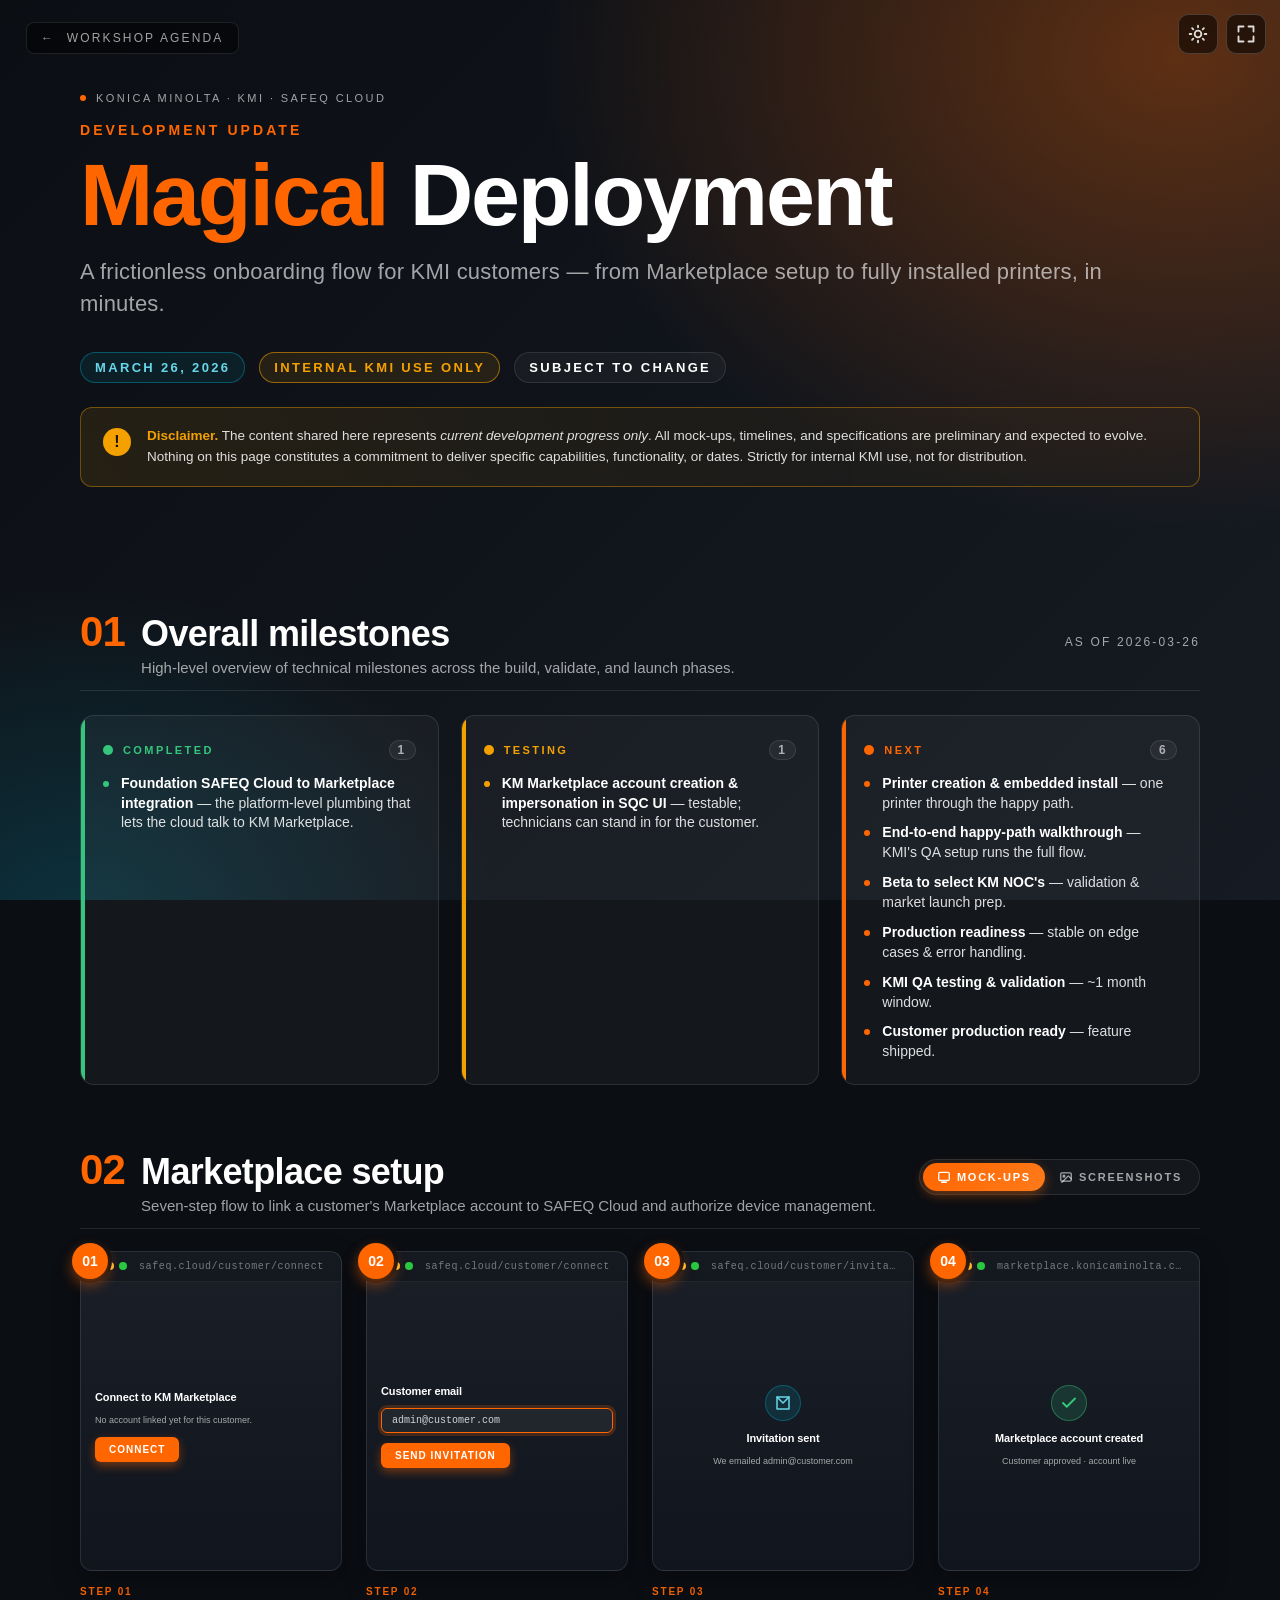
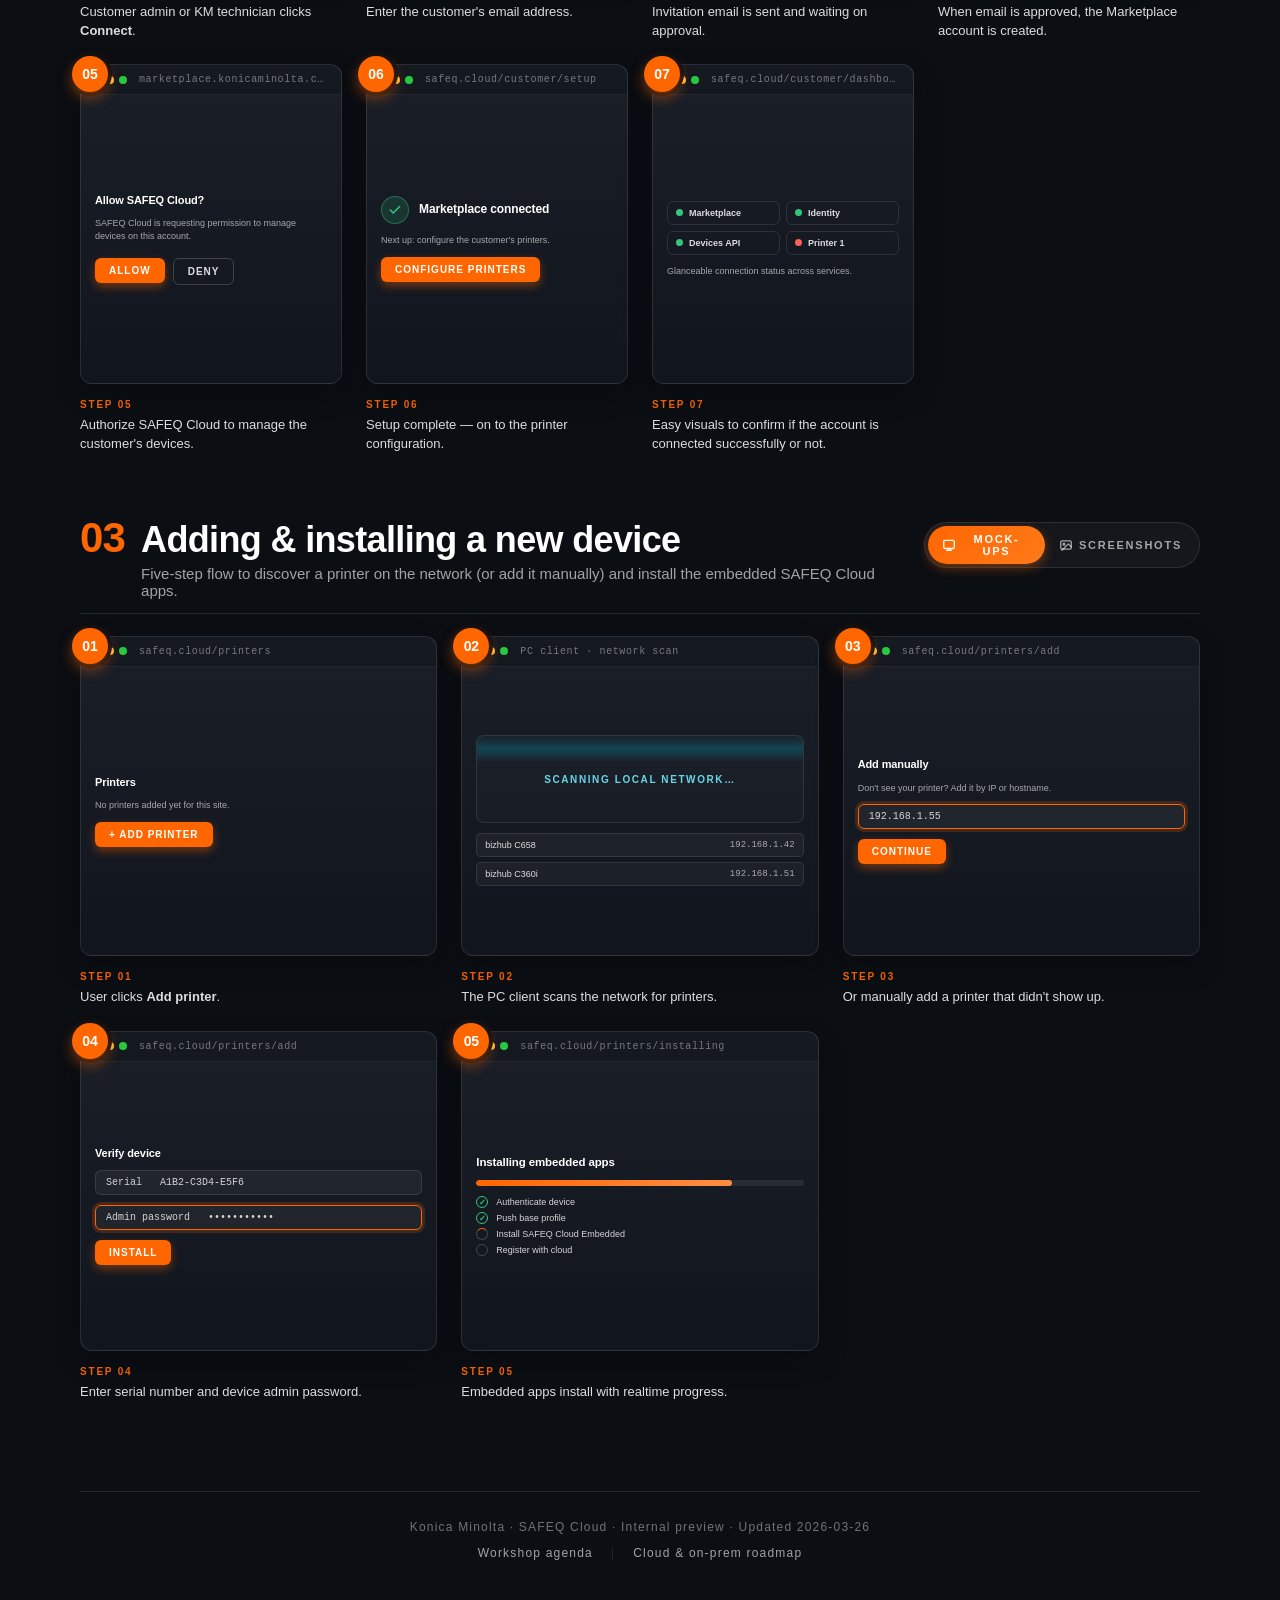
<file: konica-minolta-usa-workshop/magic-deployment.html>
<!doctype html>
<html lang="en">
<head>
<meta charset="utf-8" />
<title>KMI Magical Deployment · Development Update</title>
<meta name="viewport" content="width=device-width, initial-scale=1" />
<style>
  :root {
    --orange:  #FF6600;
    --orange-2:#FFB37A;
    --teal:    #009CB6;
    --teal-2:  #67D6E8;
    --green:   #34C77B;
    --amber:   #F4A100;
    --ink:     #0E1116;
    --rule:    rgba(255,255,255,0.10);
    --muted:   rgba(255,255,255,0.62);
    --muted-2: rgba(255,255,255,0.42);
    --surface: rgba(255,255,255,0.04);
    --surface-2: rgba(255,255,255,0.07);
    --font-display: "Inter", "Helvetica Neue", Arial, sans-serif;
    --font-body:    "Inter", "Helvetica Neue", Arial, sans-serif;
    --font-mono:    "JetBrains Mono", ui-monospace, "SF Mono", Menlo, monospace;
  }
  * { box-sizing: border-box; }
  html, body { margin: 0; padding: 0; background: #0B0E13; color: #fff; font-family: var(--font-body); }
  html { scroll-behavior: smooth; }
  body {
    min-height: 100vh;
    background:
      radial-gradient(ellipse 1100px 820px at 92% 6%,  rgba(255,102,0,0.32) 0%, rgba(255,102,0,0) 58%),
      radial-gradient(ellipse 760px 600px at 6% 102%,  rgba(0,156,182,0.22) 0%, rgba(0,156,182,0) 55%),
      linear-gradient(135deg, #0B0E13 0%, #161B23 100%);
    background-attachment: fixed;
  }

  /* ========== FLOATING ACTIONS (top right) ========== */
  .actions {
    position: fixed;
    top: 14px; right: 14px;
    z-index: 10000;
    display: flex; gap: 8px;
  }
  .iconbtn {
    width: 40px; height: 40px;
    background: rgba(0,0,0,0.55);
    border: 1px solid rgba(255,255,255,0.18);
    border-radius: 10px;
    color: rgba(255,255,255,0.85);
    cursor: pointer;
    display: flex; align-items: center; justify-content: center;
    backdrop-filter: blur(8px);
    transition: background 0.25s ease, transform 0.2s ease, color 0.25s ease, border-color 0.25s ease;
  }
  .iconbtn:hover { background: rgba(255,102,0,0.18); border-color: rgba(255,102,0,0.55); color: var(--orange); transform: scale(1.06); }
  .iconbtn .a { display: block; }
  .iconbtn .b { display: none; }
  .iconbtn.is-fs   .a { display: none; }
  .iconbtn.is-fs   .b { display: block; }
  [data-theme="light"] .iconbtn.theme .a { display: none; }
  [data-theme="light"] .iconbtn.theme .b { display: block; }

  /* ========== BACK LINK ========== */
  .back-link {
    position: fixed;
    top: 22px; left: 26px;
    z-index: 10000;
    color: var(--muted);
    font-size: 12px;
    letter-spacing: 0.18em;
    text-transform: uppercase;
    text-decoration: none;
    background: rgba(0,0,0,0.45);
    border: 1px solid var(--rule);
    padding: 8px 14px;
    border-radius: 8px;
    backdrop-filter: blur(8px);
    transition: color 0.2s, background 0.2s, transform 0.2s, border-color 0.2s;
  }
  .back-link:hover { color: var(--orange); border-color: rgba(255,102,0,0.55); transform: translateX(-3px); }
  .back-link .arr { display: inline-block; margin-right: 6px; transition: transform 0.2s; }
  .back-link:hover .arr { transform: translateX(-3px); }

  /* ========== CONTAINER ========== */
  .stage {
    max-width: 1700px;
    margin: 0 auto;
    padding: 80px 80px 100px;
  }

  /* ========== ANIMATIONS ========== */
  @keyframes fadeUp     { from { opacity: 0; transform: translateY(20px); } to { opacity: 1; transform: translateY(0); } }
  @keyframes fadeIn     { from { opacity: 0; } to { opacity: 1; } }
  @keyframes shimmer    { 0% { background-position: 0% 0; } 100% { background-position: 200% 0; } }
  @keyframes pulseDot   { 0%,100% { box-shadow: 0 0 0 0 rgba(255,102,0,0.55); } 50% { box-shadow: 0 0 0 8px rgba(255,102,0,0); } }
  @keyframes pulseTeal  { 0%,100% { box-shadow: 0 0 0 0 rgba(0,156,182,0.55); } 50% { box-shadow: 0 0 0 8px rgba(0,156,182,0); } }
  @keyframes pulseGreen { 0%,100% { box-shadow: 0 0 0 0 rgba(52,199,123,0.55); } 50% { box-shadow: 0 0 0 8px rgba(52,199,123,0); } }
  @keyframes scanLine   { 0% { transform: translateY(-100%); opacity: 0; } 50% { opacity: 1; } 100% { transform: translateY(100%); opacity: 0; } }
  @keyframes progFill   { from { width: 0%; } to { width: 78%; } }
  @keyframes typing     { from { width: 0; } to { width: 100%; } }
  @keyframes bobUp      { 0%,100% { transform: translateY(0); } 50% { transform: translateY(-4px); } }
  @keyframes spin       { to { transform: rotate(360deg); } }

  /* IntersectionObserver-driven reveal */
  .reveal { opacity: 0; transform: translateY(24px); transition: opacity 0.7s cubic-bezier(.2,.8,.2,1), transform 0.7s cubic-bezier(.2,.8,.2,1); }
  .reveal.in { opacity: 1; transform: translateY(0); }

  @media (prefers-reduced-motion: reduce) {
    *, *::before, *::after { animation-duration: 0.001s !important; animation-delay: 0s !important; transition-duration: 0.001s !important; }
    .reveal { opacity: 1; transform: none; }
  }

  /* ========== HERO ========== */
  .hero { padding-top: 12px; padding-bottom: 60px; position: relative; }
  .hero .breadcrumb {
    display: flex; align-items: center; gap: 10px;
    font-size: 11px; letter-spacing: 0.22em; text-transform: uppercase;
    color: var(--muted); margin-bottom: 18px;
  }
  .hero .breadcrumb .dot { width: 6px; height: 6px; border-radius: 50%; background: var(--orange); }
  .hero .eyebrow {
    color: var(--orange);
    font-size: 14px; font-weight: 700; letter-spacing: 0.22em; text-transform: uppercase;
    margin-bottom: 14px;
  }
  .hero h1 {
    font-family: var(--font-display);
    font-weight: 800;
    font-size: 88px;
    line-height: 0.98;
    margin: 0 0 18px;
    letter-spacing: -0.025em;
  }
  .hero h1 .accent { color: var(--orange); }
  .hero .sub {
    font-size: 22px; color: var(--muted); margin: 0 0 32px;
    max-width: 1100px; line-height: 1.45; letter-spacing: 0.01em;
  }
  .hero-meta {
    display: flex; flex-wrap: wrap; gap: 14px; align-items: center;
    color: var(--muted-2); font-size: 13px; letter-spacing: 0.18em; text-transform: uppercase;
  }
  .hero-meta .pill {
    padding: 7px 14px; border-radius: 999px;
    border: 1px solid var(--rule); background: var(--surface);
    color: #fff; font-weight: 600;
  }
  .hero-meta .pill.warn {
    border-color: rgba(244,161,0,0.55); background: rgba(244,161,0,0.10); color: var(--amber);
  }
  .hero-meta .pill.date {
    border-color: rgba(0,156,182,0.45); background: rgba(0,156,182,0.10); color: var(--teal-2);
  }

  /* ========== DISCLAIMER ========== */
  .disclaimer {
    margin-top: 24px;
    padding: 18px 22px 18px 22px;
    border: 1px solid rgba(244,161,0,0.40);
    background: linear-gradient(90deg, rgba(244,161,0,0.10), rgba(244,161,0,0.02));
    border-radius: 12px;
    display: grid;
    grid-template-columns: 28px 1fr;
    gap: 16px;
    align-items: start;
  }
  .disclaimer .icon {
    width: 28px; height: 28px;
    border-radius: 50%;
    background: var(--amber);
    color: #1a1100;
    display: flex; align-items: center; justify-content: center;
    font-weight: 900; font-size: 16px;
    flex-shrink: 0;
    margin-top: 2px;
  }
  .disclaimer .body { color: rgba(255,255,255,0.86); font-size: 13.5px; line-height: 1.55; }
  .disclaimer .body strong { color: var(--amber); }

  /* ========== SECTION HEADERS ========== */
  .section { margin-top: 64px; position: relative; }
  .section-head {
    display: flex; align-items: baseline; justify-content: space-between;
    gap: 24px; margin-bottom: 22px;
    padding-bottom: 14px; border-bottom: 1px solid var(--rule);
  }
  .section-head .left { display: flex; align-items: baseline; gap: 16px; }
  .section-head .num {
    font-family: var(--font-display); font-weight: 800;
    font-size: 42px; color: var(--orange); letter-spacing: -0.02em;
    font-variant-numeric: tabular-nums; line-height: 1;
  }
  .section-head h2 {
    font-family: var(--font-display); font-weight: 800;
    font-size: 36px; margin: 0; letter-spacing: -0.018em; line-height: 1.05;
  }
  .section-head .right { color: var(--muted); font-size: 12px; letter-spacing: 0.18em; text-transform: uppercase; }
  .section-head .sub-line { color: var(--muted); font-size: 15px; margin: 6px 0 0; max-width: 800px; }

  /* ========== MILESTONES ========== */
  .milestone-row {
    display: grid;
    grid-template-columns: repeat(3, 1fr);
    gap: 22px;
    margin-top: 24px;
  }
  .milestone {
    position: relative;
    padding: 24px 22px 22px;
    border-radius: 14px;
    border: 1px solid var(--rule);
    background: var(--surface);
    overflow: hidden;
  }
  .milestone::before {
    content: "";
    position: absolute; left: 0; top: 0; bottom: 0; width: 4px;
  }
  .milestone.done::before    { background: var(--green); }
  .milestone.testing::before { background: var(--amber); }
  .milestone.next::before    { background: var(--orange); }
  .milestone .ms-head {
    display: flex; align-items: center; gap: 10px;
    color: var(--muted); font-size: 11px; font-weight: 700;
    letter-spacing: 0.22em; text-transform: uppercase; margin-bottom: 14px;
  }
  .milestone .ms-dot {
    width: 10px; height: 10px; border-radius: 50%;
    flex-shrink: 0;
  }
  .milestone.done    .ms-dot { background: var(--green); animation: pulseGreen 2.6s ease-in-out infinite; }
  .milestone.testing .ms-dot { background: var(--amber); animation: pulseDot   2.6s ease-in-out infinite; }
  .milestone.next    .ms-dot { background: var(--orange); animation: pulseDot 2.6s ease-in-out infinite; }
  .milestone.done    .ms-head { color: var(--green); }
  .milestone.testing .ms-head { color: var(--amber); }
  .milestone.next    .ms-head { color: var(--orange); }
  .milestone .ms-count {
    margin-left: auto;
    color: var(--muted); font-size: 12px; font-variant-numeric: tabular-nums;
    background: rgba(255,255,255,0.05);
    padding: 2px 8px; border-radius: 999px;
    border: 1px solid var(--rule);
  }
  .milestone ul {
    list-style: none; padding: 0; margin: 0;
    display: flex; flex-direction: column; gap: 10px;
  }
  .milestone li {
    color: rgba(255,255,255,0.86);
    font-size: 14px; line-height: 1.42;
    padding-left: 18px;
    position: relative;
  }
  .milestone li::before {
    content: ""; position: absolute; left: 0; top: 7px;
    width: 6px; height: 6px; border-radius: 50%;
    background: rgba(255,255,255,0.30);
  }
  .milestone.done    li::before { background: var(--green); }
  .milestone.testing li::before { background: var(--amber); }
  .milestone.next    li::before { background: var(--orange); }
  .milestone li strong { color: #fff; font-weight: 700; }

  /* ========== FLOW SECTION ========== */
  .flow {
    display: grid;
    gap: 24px;
  }
  .flow.cols-7 { grid-template-columns: repeat(4, 1fr); }
  .flow.cols-5 { grid-template-columns: repeat(3, 1fr); }

  /* ========== VIEW TOGGLE (mockups <> screenshots) ========== */
  .view-toggle {
    display: inline-flex;
    background: rgba(255,255,255,0.04);
    border: 1px solid var(--rule);
    border-radius: 999px;
    padding: 3px;
    gap: 0;
    align-items: center;
  }
  .view-toggle button {
    padding: 7px 14px;
    border: 0;
    background: transparent;
    color: var(--muted);
    font-family: inherit;
    font-size: 11px; font-weight: 700; letter-spacing: 0.16em; text-transform: uppercase;
    border-radius: 999px;
    cursor: pointer;
    transition: background 0.25s ease, color 0.25s ease, box-shadow 0.25s ease;
    display: inline-flex; align-items: center; gap: 6px;
  }
  .view-toggle button svg { width: 14px; height: 14px; flex-shrink: 0; }
  .view-toggle button.active {
    background: linear-gradient(135deg, var(--orange) 0%, #FF7A1A 100%);
    color: #fff;
    box-shadow: 0 4px 12px rgba(255,102,0,0.40);
  }
  .view-toggle button:hover:not(.active) { color: #fff; background: rgba(255,255,255,0.04); }

  /* ========== STEP CARD (mockup) ========== */
  .step {
    position: relative;
    display: flex; flex-direction: column;
    gap: 14px;
  }
  .step .canvas {
    position: relative;
    height: 320px;
  }
  .step .canvas .mockup,
  .step .canvas .screenshot {
    position: absolute;
    inset: 0;
    transition: opacity 0.45s cubic-bezier(.2,.8,.2,1), transform 0.45s cubic-bezier(.2,.8,.2,1);
  }
  .step .canvas .mockup     { opacity: 1; transform: scale(1); pointer-events: auto; }
  .step .canvas .screenshot { opacity: 0; transform: scale(0.97); pointer-events: none; }
  body[data-view="screenshots"] .step .canvas .mockup     { opacity: 0; transform: scale(0.97); pointer-events: none; }
  body[data-view="screenshots"] .step .canvas .screenshot { opacity: 1; transform: scale(1); pointer-events: auto; }
  .step .badge {
    position: absolute; top: -8px; left: -8px;
    width: 36px; height: 36px;
    border-radius: 50%;
    background: var(--orange);
    color: #fff;
    display: flex; align-items: center; justify-content: center;
    font-family: var(--font-display); font-weight: 800;
    font-size: 14px;
    box-shadow: 0 6px 14px rgba(255,102,0,0.45), 0 0 0 4px rgba(11,14,19,1);
    z-index: 5;
    letter-spacing: -0.01em;
  }
  .mockup {
    border-radius: 12px;
    border: 1px solid var(--rule);
    background: linear-gradient(180deg, #1A1F28 0%, #11151D 100%);
    overflow: hidden;
    display: flex; flex-direction: column;
    box-shadow: 0 10px 28px rgba(0,0,0,0.30);
  }
  .screenshot {
    border-radius: 12px;
    border: 1px solid var(--rule);
    background: #FAFAFA;
    overflow: hidden;
    box-shadow: 0 10px 28px rgba(0,0,0,0.30);
    display: flex; align-items: center; justify-content: center;
    padding: 8px;
  }
  .screenshot img {
    max-width: 100%;
    max-height: 100%;
    width: auto;
    height: auto;
    object-fit: contain;
    display: block;
  }
  .canvas {
    position: relative;
    height: 320px;
    transition: transform 0.3s ease;
  }
  .step:hover .canvas {
    transform: translateY(-3px);
  }
  .step:hover .canvas .mockup,
  .step:hover .canvas .screenshot {
    border-color: rgba(255,102,0,0.45);
    box-shadow: 0 16px 36px rgba(255,102,0,0.18), 0 8px 20px rgba(0,0,0,0.40);
  }
  .mockup .titlebar {
    display: flex; align-items: center; gap: 6px;
    padding: 9px 12px;
    border-bottom: 1px solid rgba(255,255,255,0.06);
    background: rgba(0,0,0,0.20);
  }
  .mockup .traffic { display: flex; gap: 5px; }
  .mockup .traffic span { width: 8px; height: 8px; border-radius: 50%; }
  .mockup .traffic .r { background: #FF5F57; }
  .mockup .traffic .y { background: #FEBC2E; }
  .mockup .traffic .g { background: #28C940; }
  .mockup .url {
    color: var(--muted-2); font-size: 10px; letter-spacing: 0.06em;
    margin-left: 6px; font-family: var(--font-mono);
    overflow: hidden; text-overflow: ellipsis; white-space: nowrap;
    flex: 1;
  }
  .mockup .body {
    flex: 1;
    padding: 14px;
    display: flex; flex-direction: column; justify-content: center;
    gap: 10px;
    position: relative;
    overflow: hidden;
  }

  .mock-h { font-size: 11px; font-weight: 700; color: #fff; letter-spacing: -0.01em; line-height: 1.3; }
  .mock-p { font-size: 9px; color: var(--muted); line-height: 1.4; }
  .mock-input {
    background: rgba(255,255,255,0.05);
    border: 1px solid var(--rule);
    border-radius: 6px;
    padding: 6px 10px;
    font-size: 10px;
    color: rgba(255,255,255,0.8);
    font-family: var(--font-mono);
    overflow: hidden; text-overflow: ellipsis; white-space: nowrap;
  }
  .mock-input.focused { border-color: var(--orange); box-shadow: 0 0 0 3px rgba(255,102,0,0.20); }
  .mock-btn {
    align-self: flex-start;
    padding: 7px 14px;
    border-radius: 6px;
    background: var(--orange);
    color: #fff;
    font-size: 10px; font-weight: 700;
    letter-spacing: 0.10em; text-transform: uppercase;
    border: 0;
    box-shadow: 0 4px 10px rgba(255,102,0,0.40);
  }
  .mock-btn.ghost {
    background: transparent;
    border: 1px solid rgba(255,255,255,0.18);
    color: rgba(255,255,255,0.85);
    box-shadow: none;
  }
  .mock-row { display: flex; align-items: center; gap: 8px; }
  .mock-row.center { justify-content: center; }
  .mock-icon-circle {
    width: 36px; height: 36px;
    border-radius: 50%;
    display: flex; align-items: center; justify-content: center;
    flex-shrink: 0;
  }
  .mock-icon-circle.orange { background: rgba(255,102,0,0.16); color: var(--orange); border: 1px solid rgba(255,102,0,0.40); }
  .mock-icon-circle.teal   { background: rgba(0,156,182,0.16); color: var(--teal-2); border: 1px solid rgba(0,156,182,0.40); }
  .mock-icon-circle.green  { background: rgba(52,199,123,0.16); color: var(--green); border: 1px solid rgba(52,199,123,0.40); animation: pulseGreen 2.6s ease-in-out infinite; }
  .mock-icon-circle svg { width: 18px; height: 18px; }

  .mock-printer-list {
    display: flex; flex-direction: column; gap: 5px;
  }
  .mock-printer-row {
    display: flex; align-items: center; gap: 8px;
    padding: 6px 8px;
    background: rgba(255,255,255,0.04);
    border: 1px solid var(--rule);
    border-radius: 5px;
    font-size: 9px;
    color: rgba(255,255,255,0.85);
  }
  .mock-printer-row .ip { color: var(--muted); font-family: var(--font-mono); margin-left: auto; }
  .mock-printer-row .status-pill {
    font-size: 8px; padding: 1px 6px; border-radius: 999px;
    background: rgba(52,199,123,0.18); color: var(--green); border: 1px solid rgba(52,199,123,0.30);
    margin-left: auto;
    letter-spacing: 0.10em; text-transform: uppercase; font-weight: 700;
  }

  .mock-status-grid { display: grid; grid-template-columns: 1fr 1fr; gap: 6px; }
  .mock-status-item {
    padding: 6px 8px;
    border: 1px solid var(--rule);
    border-radius: 6px;
    font-size: 9px;
    display: flex; align-items: center; gap: 6px;
  }
  .mock-status-item .dot { width: 7px; height: 7px; border-radius: 50%; }
  .mock-status-item.ok  .dot { background: var(--green); }
  .mock-status-item.bad .dot { background: #FF5F57; }
  .mock-status-item .lbl { color: rgba(255,255,255,0.85); font-weight: 600; }

  .mock-progress {
    height: 6px;
    background: rgba(255,255,255,0.08);
    border-radius: 3px;
    overflow: hidden;
    position: relative;
  }
  .mock-progress::after {
    content: "";
    position: absolute; left: 0; top: 0; bottom: 0;
    width: 78%;
    background: linear-gradient(90deg, var(--orange), #FF8C45);
    border-radius: 3px;
    animation: progFill 2.5s ease-out forwards;
  }
  .mock-checklist { display: flex; flex-direction: column; gap: 4px; }
  .mock-checklist .item-line {
    display: flex; align-items: center; gap: 8px;
    font-size: 9px;
    color: rgba(255,255,255,0.82);
  }
  .mock-checklist .check {
    width: 12px; height: 12px; border-radius: 50%;
    border: 1.5px solid var(--green);
    display: flex; align-items: center; justify-content: center;
    color: var(--green); font-size: 8px; font-weight: 800;
    flex-shrink: 0;
  }
  .mock-checklist .check.pending { border-color: rgba(255,255,255,0.20); color: transparent; }
  .mock-checklist .spinner {
    width: 12px; height: 12px;
    border: 1.5px solid rgba(255,255,255,0.20);
    border-top-color: var(--orange);
    border-radius: 50%;
    animation: spin 1s linear infinite;
    flex-shrink: 0;
  }

  /* scanning radar */
  .mock-scan {
    height: 88px;
    border-radius: 8px;
    border: 1px solid var(--rule);
    background: rgba(255,255,255,0.02);
    position: relative;
    overflow: hidden;
    display: flex; align-items: center; justify-content: center;
  }
  .mock-scan::before {
    content: "";
    position: absolute; inset: 0;
    background: linear-gradient(180deg, transparent, rgba(0,156,182,0.30), transparent);
    height: 30%;
    animation: scanLine 2s ease-in-out infinite;
  }
  .mock-scan .scan-text {
    color: var(--teal-2); font-size: 10px; font-weight: 700; letter-spacing: 0.16em; text-transform: uppercase;
    z-index: 2;
  }

  .step-cap {
    color: rgba(255,255,255,0.86);
    font-size: 13px; line-height: 1.42;
  }
  .step-cap .label {
    display: block;
    color: var(--orange); font-size: 10px; font-weight: 700;
    letter-spacing: 0.18em; text-transform: uppercase; margin-bottom: 4px;
  }

  /* arrow connector between cards (hidden — kept in case of future ultrawide layout) */
  .step + .step { position: relative; }
  .step + .step::before, .step + .step::after { display: none; }

  /* ========== FOOTER ========== */
  footer {
    margin-top: 90px;
    padding-top: 28px;
    border-top: 1px solid var(--rule);
    color: var(--muted-2);
    font-size: 12px;
    letter-spacing: 0.10em;
    text-align: center;
  }
  footer .links { display: inline-flex; gap: 18px; margin-top: 12px; }
  footer a { color: var(--muted); text-decoration: none; }
  footer a:hover { color: var(--orange); }

  /* ========== LIGHT THEME ========== */
  body, .iconbtn, .back-link, .milestone, .mockup, .step-cap, .disclaimer, .hero h1, .hero .sub, .section-head h2 {
    transition: background 0.45s ease, color 0.45s ease, border-color 0.45s ease, box-shadow 0.45s ease;
  }
  [data-theme="light"] body {
    color: #0E1116;
    background:
      radial-gradient(ellipse 1100px 820px at 92% 6%,  rgba(255,102,0,0.18) 0%, rgba(255,102,0,0) 58%),
      radial-gradient(ellipse 760px 600px at 6% 102%,  rgba(0,156,182,0.14) 0%, rgba(0,156,182,0) 55%),
      linear-gradient(135deg, #FBF9F4 0%, #FFFFFF 100%);
  }
  [data-theme="light"] .iconbtn { background: rgba(255,255,255,0.78); border-color: rgba(14,17,22,0.14); color: rgba(14,17,22,0.75); }
  [data-theme="light"] .iconbtn:hover { background: rgba(255,102,0,0.12); border-color: rgba(255,102,0,0.55); color: var(--orange); }
  [data-theme="light"] .back-link { background: rgba(255,255,255,0.75); border-color: rgba(14,17,22,0.10); color: rgba(14,17,22,0.55); }
  [data-theme="light"] .back-link:hover { color: var(--orange); }
  [data-theme="light"] .hero h1 { color: #0E1116; }
  [data-theme="light"] .hero .sub { color: rgba(14,17,22,0.62); }
  [data-theme="light"] .hero .breadcrumb { color: rgba(14,17,22,0.55); }
  [data-theme="light"] .hero-meta .pill { background: rgba(14,17,22,0.04); border-color: rgba(14,17,22,0.10); color: #0E1116; }
  [data-theme="light"] .hero-meta { color: rgba(14,17,22,0.45); }

  [data-theme="light"] .disclaimer {
    background: linear-gradient(90deg, rgba(244,161,0,0.14), rgba(244,161,0,0.02));
    border-color: rgba(244,161,0,0.50);
  }
  [data-theme="light"] .disclaimer .body { color: rgba(14,17,22,0.85); }

  [data-theme="light"] .section-head { border-bottom-color: rgba(14,17,22,0.10); }
  [data-theme="light"] .section-head h2 { color: #0E1116; }
  [data-theme="light"] .section-head .right { color: rgba(14,17,22,0.55); }
  [data-theme="light"] .section-head .sub-line { color: rgba(14,17,22,0.62); }

  [data-theme="light"] .milestone {
    background: rgba(14,17,22,0.025);
    border-color: rgba(14,17,22,0.10);
  }
  [data-theme="light"] .milestone .ms-count {
    background: rgba(14,17,22,0.05); border-color: rgba(14,17,22,0.10); color: rgba(14,17,22,0.62);
  }
  [data-theme="light"] .milestone li { color: rgba(14,17,22,0.85); }
  [data-theme="light"] .milestone li strong { color: #0E1116; }

  [data-theme="light"] .mockup {
    background: linear-gradient(180deg, #FFFFFF 0%, #F4F1EA 100%);
    border-color: rgba(14,17,22,0.12);
    box-shadow: 0 10px 28px rgba(14,17,22,0.08);
  }
  [data-theme="light"] .mockup .titlebar { background: rgba(14,17,22,0.04); border-bottom-color: rgba(14,17,22,0.08); }
  [data-theme="light"] .mockup .url { color: rgba(14,17,22,0.45); }
  [data-theme="light"] .mock-h { color: #0E1116; }
  [data-theme="light"] .mock-p { color: rgba(14,17,22,0.55); }
  [data-theme="light"] .mock-input { background: rgba(14,17,22,0.04); border-color: rgba(14,17,22,0.10); color: rgba(14,17,22,0.78); }
  [data-theme="light"] .mock-printer-row { background: rgba(14,17,22,0.03); border-color: rgba(14,17,22,0.10); color: rgba(14,17,22,0.85); }
  [data-theme="light"] .mock-printer-row .ip { color: rgba(14,17,22,0.55); }
  [data-theme="light"] .mock-status-item .lbl { color: rgba(14,17,22,0.85); }
  [data-theme="light"] .mock-progress { background: rgba(14,17,22,0.10); }
  [data-theme="light"] .mock-checklist .item-line { color: rgba(14,17,22,0.78); }
  [data-theme="light"] .mock-checklist .check.pending { border-color: rgba(14,17,22,0.20); }

  [data-theme="light"] .step-cap { color: rgba(14,17,22,0.82); }
  [data-theme="light"] .mock-btn.ghost { border-color: rgba(14,17,22,0.20); color: rgba(14,17,22,0.85); }

  [data-theme="light"] .view-toggle { background: rgba(14,17,22,0.04); border-color: rgba(14,17,22,0.10); }
  [data-theme="light"] .view-toggle button { color: rgba(14,17,22,0.55); }
  [data-theme="light"] .view-toggle button.active { color: #fff; }
  [data-theme="light"] .view-toggle button:hover:not(.active) { color: #0E1116; background: rgba(14,17,22,0.04); }

  [data-theme="light"] .screenshot {
    background: #fff;
    border-color: rgba(14,17,22,0.12);
    box-shadow: 0 10px 28px rgba(14,17,22,0.10);
  }

  [data-theme="light"] footer { color: rgba(14,17,22,0.45); border-top-color: rgba(14,17,22,0.10); }
  [data-theme="light"] footer a { color: rgba(14,17,22,0.55); }

  /* ========== RESPONSIVE ========== */
  @media (max-width: 1200px) {
    .flow.cols-7 { grid-template-columns: repeat(3, 1fr); }
    .flow.cols-5 { grid-template-columns: repeat(2, 1fr); }
    .step .canvas, .canvas { height: 360px; }
  }
  @media (max-width: 980px) {
    .stage { padding: 70px 28px 80px; }
    .hero h1 { font-size: 56px; }
    .hero .sub { font-size: 17px; }
    .milestone-row { grid-template-columns: 1fr; }
    .flow.cols-7, .flow.cols-5 { grid-template-columns: repeat(2, 1fr); }
    .step .canvas, .canvas { height: 380px; }
    .section-head { flex-direction: column; align-items: flex-start; gap: 10px; }
    .actions { top: 10px; right: 10px; }
    .back-link { top: 14px; left: 14px; font-size: 11px; padding: 7px 12px; }
  }
  @media (max-width: 640px) {
    .flow.cols-7, .flow.cols-5 { grid-template-columns: 1fr; }
    .step .canvas, .canvas { height: 340px; }
  }

  /* ========== LIGHTBOX (screenshots view) ========== */
  body[data-view="screenshots"] .step .canvas { cursor: zoom-in; }

  .lightbox {
    position: fixed; inset: 0;
    background: rgba(8, 11, 16, 0.86);
    backdrop-filter: blur(14px) saturate(140%);
    -webkit-backdrop-filter: blur(14px) saturate(140%);
    display: flex; align-items: center; justify-content: center;
    opacity: 0; pointer-events: none;
    transition: opacity 0.28s cubic-bezier(.2,.8,.2,1);
    z-index: 1000;
    padding: 28px;
  }
  .lightbox.open { opacity: 1; pointer-events: auto; }
  .lightbox::after {
    content: '';
    position: absolute; inset: 0;
    background: radial-gradient(800px 600px at 50% 30%, rgba(255,102,0,0.10), transparent 70%);
    pointer-events: none;
  }

  .lb-content {
    position: relative;
    display: flex; flex-direction: column;
    align-items: center; gap: 22px;
    max-width: 1500px;
    width: 100%;
    transform: scale(0.96) translateY(8px);
    opacity: 0;
    transition: transform 0.36s cubic-bezier(.2,.8,.2,1), opacity 0.28s ease;
  }
  .lightbox.open .lb-content { transform: scale(1) translateY(0); opacity: 1; }

  .lb-image-wrap {
    background: #fff;
    border-radius: 14px;
    border: 1px solid rgba(255,255,255,0.08);
    box-shadow:
      0 30px 80px rgba(0,0,0,0.55),
      0 0 0 1px rgba(255,102,0,0.18),
      0 12px 40px rgba(255,102,0,0.10);
    padding: 14px;
    width: 100%;
    max-height: 82vh;
    display: flex; align-items: center; justify-content: center;
  }
  .lb-image {
    display: block;
    width: auto; height: auto;
    max-width: 100%;
    max-height: calc(82vh - 28px);
    border-radius: 6px;
  }

  .lb-meta {
    display: flex; flex-direction: column; align-items: center;
    gap: 10px;
    text-align: center;
    color: #fff;
    max-width: 820px;
    padding: 0 12px;
  }
  .lb-section {
    font-family: var(--font-display);
    font-size: 11px; font-weight: 700; letter-spacing: 0.20em; text-transform: uppercase;
    color: var(--orange);
    margin: 0;
  }
  .lb-step-row {
    display: inline-flex; align-items: center; gap: 14px;
  }
  .lb-badge {
    display: inline-flex; align-items: center; justify-content: center;
    width: 36px; height: 36px;
    border-radius: 50%;
    background: var(--orange);
    color: #fff;
    font-family: var(--font-display);
    font-weight: 800; font-size: 14px;
    box-shadow: 0 6px 14px rgba(255,102,0,0.45);
  }
  .lb-counter {
    font-family: var(--font-display);
    font-size: 12px; font-weight: 600; letter-spacing: 0.16em; text-transform: uppercase;
    color: rgba(255,255,255,0.55);
  }
  .lb-caption {
    font-size: 17px; line-height: 1.55;
    color: rgba(255,255,255,0.88);
    margin: 0;
  }
  .lb-caption strong { color: #fff; font-weight: 700; }

  .lb-close, .lb-nav {
    position: absolute;
    background: rgba(255,255,255,0.08);
    border: 1px solid rgba(255,255,255,0.18);
    color: #fff;
    border-radius: 50%;
    cursor: pointer;
    display: inline-flex; align-items: center; justify-content: center;
    transition: background 0.20s ease, border-color 0.20s ease, color 0.20s ease, transform 0.20s ease;
    font-family: inherit;
    -webkit-appearance: none; appearance: none;
    backdrop-filter: blur(6px);
    -webkit-backdrop-filter: blur(6px);
  }
  .lb-close { top: 24px; right: 24px; width: 44px; height: 44px; }
  .lb-close svg { width: 18px; height: 18px; }
  .lb-nav { top: 50%; width: 56px; height: 56px; transform: translateY(-50%); }
  .lb-nav svg { width: 22px; height: 22px; }
  .lb-prev { left: 24px; }
  .lb-next { right: 24px; }
  .lb-close:hover, .lb-nav:hover {
    background: var(--orange);
    border-color: var(--orange);
    color: #fff;
  }
  .lb-close:hover { transform: scale(1.08); }
  .lb-nav:hover { transform: translateY(-50%) scale(1.08); }
  .lb-nav[aria-disabled="true"] { opacity: 0.28; pointer-events: none; }

  /* Light-theme lightbox */
  [data-theme="light"] .lightbox { background: rgba(245, 247, 250, 0.92); }
  [data-theme="light"] .lightbox::after {
    background: radial-gradient(800px 600px at 50% 30%, rgba(255,102,0,0.06), transparent 70%);
  }
  [data-theme="light"] .lb-image-wrap {
    background: #fff;
    border-color: rgba(14,17,22,0.10);
    box-shadow:
      0 30px 80px rgba(14,17,22,0.20),
      0 0 0 1px rgba(255,102,0,0.22),
      0 12px 40px rgba(255,102,0,0.10);
  }
  [data-theme="light"] .lb-meta { color: #0E1116; }
  [data-theme="light"] .lb-counter { color: rgba(14,17,22,0.55); }
  [data-theme="light"] .lb-caption { color: rgba(14,17,22,0.82); }
  [data-theme="light"] .lb-caption strong { color: #0E1116; }
  [data-theme="light"] .lb-close,
  [data-theme="light"] .lb-nav {
    background: rgba(14,17,22,0.06);
    border-color: rgba(14,17,22,0.14);
    color: #0E1116;
  }
  [data-theme="light"] .lb-close:hover,
  [data-theme="light"] .lb-nav:hover { background: var(--orange); border-color: var(--orange); color: #fff; }

  @media (max-width: 980px) {
    .lb-nav { width: 44px; height: 44px; }
    .lb-prev { left: 12px; }
    .lb-next { right: 12px; }
    .lb-close { top: 12px; right: 12px; width: 38px; height: 38px; }
    .lb-image-wrap { padding: 8px; max-height: 60vh; }
    .lb-image { max-height: calc(60vh - 16px); }
    .lb-caption { font-size: 15px; }
  }
</style>
</head>
<body>

<a class="back-link" href="./"><span class="arr">&larr;</span> Workshop Agenda</a>

<div class="actions">
  <button class="iconbtn theme" id="themeBtn" title="Toggle light/dark (T)" aria-label="Toggle theme">
    <svg class="a" width="20" height="20" viewBox="0 0 24 24" fill="none" stroke="currentColor" stroke-width="2.2" stroke-linecap="round" stroke-linejoin="round"><circle cx="12" cy="12" r="4"/><path d="M12 2v2M12 20v2M4.93 4.93l1.41 1.41M17.66 17.66l1.41 1.41M2 12h2M20 12h2M4.93 19.07l1.41-1.41M17.66 6.34l1.41-1.41"/></svg>
    <svg class="b" width="20" height="20" viewBox="0 0 24 24" fill="none" stroke="currentColor" stroke-width="2.2" stroke-linecap="round" stroke-linejoin="round"><path d="M21 12.79A9 9 0 1 1 11.21 3 7 7 0 0 0 21 12.79z"/></svg>
  </button>
  <button class="iconbtn fs" id="fsBtn" title="Fullscreen (F)" aria-label="Toggle fullscreen">
    <svg class="a" width="20" height="20" viewBox="0 0 24 24" fill="none" stroke="currentColor" stroke-width="2.2" stroke-linecap="round" stroke-linejoin="round"><path d="M3 9V3h6M21 9V3h-6M3 15v6h6M21 15v6h-6"/></svg>
    <svg class="b" width="20" height="20" viewBox="0 0 24 24" fill="none" stroke="currentColor" stroke-width="2.2" stroke-linecap="round" stroke-linejoin="round"><path d="M9 3v6H3M15 3v6h6M9 21v-6H3M15 21v-6h6"/></svg>
  </button>
</div>

<main class="stage">

  <!-- HERO -->
  <section class="hero reveal in">
    <div class="breadcrumb"><span class="dot"></span> Konica Minolta &middot; KMI &middot; SAFEQ Cloud</div>
    <div class="eyebrow">Development Update</div>
    <h1><span class="accent">Magical</span> Deployment</h1>
    <p class="sub">A frictionless onboarding flow for KMI customers &mdash; from Marketplace setup to fully installed printers, in minutes.</p>
    <div class="hero-meta">
      <span class="pill date">March 26, 2026</span>
      <span class="pill warn">Internal KMI use only</span>
      <span class="pill">Subject to change</span>
    </div>

    <div class="disclaimer">
      <div class="icon">!</div>
      <div class="body">
        <strong>Disclaimer.</strong> The content shared here represents <em>current development progress only</em>. All mock-ups, timelines, and specifications are preliminary and expected to evolve. Nothing on this page constitutes a commitment to deliver specific capabilities, functionality, or dates. Strictly for internal KMI use, not for distribution.
      </div>
    </div>
  </section>

  <!-- ===================================================================
       SECTION 1 — OVERALL MILESTONES
       =================================================================== -->
  <section class="section reveal">
    <div class="section-head">
      <div class="left">
        <div class="num">01</div>
        <div>
          <h2>Overall milestones</h2>
          <p class="sub-line">High-level overview of technical milestones across the build, validate, and launch phases.</p>
        </div>
      </div>
      <div class="right">As of 2026-03-26</div>
    </div>

    <div class="milestone-row">
      <div class="milestone done">
        <div class="ms-head"><span class="ms-dot"></span> Completed <span class="ms-count">1</span></div>
        <ul>
          <li><strong>Foundation SAFEQ Cloud to Marketplace integration</strong> &mdash; the platform-level plumbing that lets the cloud talk to KM Marketplace.</li>
        </ul>
      </div>
      <div class="milestone testing">
        <div class="ms-head"><span class="ms-dot"></span> Testing <span class="ms-count">1</span></div>
        <ul>
          <li><strong>KM Marketplace account creation &amp; impersonation in SQC UI</strong> &mdash; testable; technicians can stand in for the customer.</li>
        </ul>
      </div>
      <div class="milestone next">
        <div class="ms-head"><span class="ms-dot"></span> Next <span class="ms-count">6</span></div>
        <ul>
          <li><strong>Printer creation &amp; embedded install</strong> &mdash; one printer through the happy path.</li>
          <li><strong>End-to-end happy-path walkthrough</strong> &mdash; KMI's QA setup runs the full flow.</li>
          <li><strong>Beta to select KM NOC's</strong> &mdash; validation &amp; market launch prep.</li>
          <li><strong>Production readiness</strong> &mdash; stable on edge cases &amp; error handling.</li>
          <li><strong>KMI QA testing &amp; validation</strong> &mdash; ~1 month window.</li>
          <li><strong>Customer production ready</strong> &mdash; feature shipped.</li>
        </ul>
      </div>
    </div>
  </section>

  <!-- ===================================================================
       SECTION 2 — MARKETPLACE SETUP
       =================================================================== -->
  <section class="section reveal">
    <div class="section-head">
      <div class="left">
        <div class="num">02</div>
        <div>
          <h2>Marketplace setup</h2>
          <p class="sub-line">Seven-step flow to link a customer's Marketplace account to SAFEQ Cloud and authorize device management.</p>
        </div>
      </div>
      <div class="right">
        <div class="view-toggle" data-toggle>
          <button type="button" data-view="mockups" class="active" title="Show interactive mock-ups">
            <svg viewBox="0 0 24 24" fill="none" stroke="currentColor" stroke-width="2.2" stroke-linecap="round" stroke-linejoin="round"><rect x="3" y="4" width="18" height="14" rx="2"/><path d="M8 21h8M12 18v3"/></svg>
            Mock-ups
          </button>
          <button type="button" data-view="screenshots" title="Show actual screenshots from the deck">
            <svg viewBox="0 0 24 24" fill="none" stroke="currentColor" stroke-width="2.2" stroke-linecap="round" stroke-linejoin="round"><rect x="3" y="5" width="18" height="14" rx="2"/><circle cx="8.5" cy="10.5" r="1.5"/><path d="M21 15l-5-5L5 21"/></svg>
            Screenshots
          </button>
        </div>
      </div>
    </div>

    <div class="flow cols-7">
      <!-- Step 01 -->
      <div class="step reveal">
        <div class="badge">01</div>
        <div class="canvas"><div class="mockup">
          <div class="titlebar">
            <div class="traffic"><span class="r"></span><span class="y"></span><span class="g"></span></div>
            <div class="url">safeq.cloud/customer/connect</div>
          </div>
          <div class="body">
            <div class="mock-h">Connect to KM Marketplace</div>
            <div class="mock-p">No account linked yet for this customer.</div>
            <button class="mock-btn">Connect</button>
          </div>
        </div><div class="screenshot"><img src="assets/screenshots/mp-01.jpg" alt="Marketplace setup · Connect" loading="lazy"></div></div>
        <div class="step-cap"><span class="label">Step 01</span>Customer admin or KM technician clicks <strong>Connect</strong>.</div>
      </div>

      <!-- Step 02 -->
      <div class="step reveal">
        <div class="badge">02</div>
        <div class="canvas"><div class="mockup">
          <div class="titlebar">
            <div class="traffic"><span class="r"></span><span class="y"></span><span class="g"></span></div>
            <div class="url">safeq.cloud/customer/connect</div>
          </div>
          <div class="body">
            <div class="mock-h">Customer email</div>
            <div class="mock-input focused">admin@customer.com</div>
            <button class="mock-btn">Send invitation</button>
          </div>
        </div><div class="screenshot"><img src="assets/screenshots/mp-02.jpg" alt="Marketplace setup · Customer email" loading="lazy"></div></div>
        <div class="step-cap"><span class="label">Step 02</span>Enter the customer's email address.</div>
      </div>

      <!-- Step 03 -->
      <div class="step reveal">
        <div class="badge">03</div>
        <div class="canvas"><div class="mockup">
          <div class="titlebar">
            <div class="traffic"><span class="r"></span><span class="y"></span><span class="g"></span></div>
            <div class="url">safeq.cloud/customer/invitation</div>
          </div>
          <div class="body">
            <div class="mock-row center">
              <div class="mock-icon-circle teal">
                <svg viewBox="0 0 24 24" fill="none" stroke="currentColor" stroke-width="2" stroke-linecap="round" stroke-linejoin="round"><path d="M4 4h16v16H4z"/><path d="M4 4l8 8 8-8"/></svg>
              </div>
            </div>
            <div class="mock-h" style="text-align:center;">Invitation sent</div>
            <div class="mock-p" style="text-align:center;">We emailed admin@customer.com</div>
          </div>
        </div><div class="screenshot"><img src="assets/screenshots/mp-03.jpg" alt="Marketplace setup · Invitation sent" loading="lazy"></div></div>
        <div class="step-cap"><span class="label">Step 03</span>Invitation email is sent and waiting on approval.</div>
      </div>

      <!-- Step 04 -->
      <div class="step reveal">
        <div class="badge">04</div>
        <div class="canvas"><div class="mockup">
          <div class="titlebar">
            <div class="traffic"><span class="r"></span><span class="y"></span><span class="g"></span></div>
            <div class="url">marketplace.konicaminolta.com</div>
          </div>
          <div class="body">
            <div class="mock-row center">
              <div class="mock-icon-circle green">
                <svg viewBox="0 0 24 24" fill="none" stroke="currentColor" stroke-width="2.5" stroke-linecap="round" stroke-linejoin="round"><polyline points="20 6 9 17 4 12"/></svg>
              </div>
            </div>
            <div class="mock-h" style="text-align:center;">Marketplace account created</div>
            <div class="mock-p" style="text-align:center;">Customer approved &middot; account live</div>
          </div>
        </div><div class="screenshot"><img src="assets/screenshots/mp-04.jpg" alt="Marketplace setup · Account created" loading="lazy"></div></div>
        <div class="step-cap"><span class="label">Step 04</span>When email is approved, the Marketplace account is created.</div>
      </div>

      <!-- Step 05 -->
      <div class="step reveal">
        <div class="badge">05</div>
        <div class="canvas"><div class="mockup">
          <div class="titlebar">
            <div class="traffic"><span class="r"></span><span class="y"></span><span class="g"></span></div>
            <div class="url">marketplace.konicaminolta.com/consent</div>
          </div>
          <div class="body">
            <div class="mock-h">Allow SAFEQ Cloud?</div>
            <div class="mock-p">SAFEQ Cloud is requesting permission to manage devices on this account.</div>
            <div class="mock-row" style="gap: 8px; margin-top: 6px;">
              <button class="mock-btn">Allow</button>
              <button class="mock-btn ghost">Deny</button>
            </div>
          </div>
        </div><div class="screenshot"><img src="assets/screenshots/mp-05.jpg" alt="Marketplace setup · Allow management" loading="lazy"></div></div>
        <div class="step-cap"><span class="label">Step 05</span>Authorize SAFEQ Cloud to manage the customer's devices.</div>
      </div>

      <!-- Step 06 -->
      <div class="step reveal">
        <div class="badge">06</div>
        <div class="canvas"><div class="mockup">
          <div class="titlebar">
            <div class="traffic"><span class="r"></span><span class="y"></span><span class="g"></span></div>
            <div class="url">safeq.cloud/customer/setup</div>
          </div>
          <div class="body">
            <div class="mock-row" style="gap: 10px; align-items:center;">
              <div class="mock-icon-circle green" style="width:28px;height:28px;">
                <svg viewBox="0 0 24 24" fill="none" stroke="currentColor" stroke-width="2.5" stroke-linecap="round" stroke-linejoin="round" style="width:14px;height:14px;"><polyline points="20 6 9 17 4 12"/></svg>
              </div>
              <div class="mock-h" style="font-size: 12px;">Marketplace connected</div>
            </div>
            <div class="mock-p">Next up: configure the customer's printers.</div>
            <button class="mock-btn">Configure printers</button>
          </div>
        </div><div class="screenshot"><img src="assets/screenshots/mp-06.jpg" alt="Marketplace setup · Setup complete" loading="lazy"></div></div>
        <div class="step-cap"><span class="label">Step 06</span>Setup complete &mdash; on to the printer configuration.</div>
      </div>

      <!-- Step 07 -->
      <div class="step reveal">
        <div class="badge">07</div>
        <div class="canvas"><div class="mockup">
          <div class="titlebar">
            <div class="traffic"><span class="r"></span><span class="y"></span><span class="g"></span></div>
            <div class="url">safeq.cloud/customer/dashboard</div>
          </div>
          <div class="body">
            <div class="mock-status-grid">
              <div class="mock-status-item ok"><span class="dot"></span><span class="lbl">Marketplace</span></div>
              <div class="mock-status-item ok"><span class="dot"></span><span class="lbl">Identity</span></div>
              <div class="mock-status-item ok"><span class="dot"></span><span class="lbl">Devices API</span></div>
              <div class="mock-status-item bad"><span class="dot"></span><span class="lbl">Printer 1</span></div>
            </div>
            <div class="mock-p">Glanceable connection status across services.</div>
          </div>
        </div><div class="screenshot"><img src="assets/screenshots/mp-07.jpg" alt="Marketplace setup · Connection status" loading="lazy"></div></div>
        <div class="step-cap"><span class="label">Step 07</span>Easy visuals to confirm if the account is connected successfully or not.</div>
      </div>
    </div>
  </section>

  <!-- ===================================================================
       SECTION 3 — ADDING & INSTALLING NEW DEVICE
       =================================================================== -->
  <section class="section reveal">
    <div class="section-head">
      <div class="left">
        <div class="num">03</div>
        <div>
          <h2>Adding &amp; installing a new device</h2>
          <p class="sub-line">Five-step flow to discover a printer on the network (or add it manually) and install the embedded SAFEQ Cloud apps.</p>
        </div>
      </div>
      <div class="right">
        <div class="view-toggle" data-toggle>
          <button type="button" data-view="mockups" class="active" title="Show interactive mock-ups">
            <svg viewBox="0 0 24 24" fill="none" stroke="currentColor" stroke-width="2.2" stroke-linecap="round" stroke-linejoin="round"><rect x="3" y="4" width="18" height="14" rx="2"/><path d="M8 21h8M12 18v3"/></svg>
            Mock-ups
          </button>
          <button type="button" data-view="screenshots" title="Show actual screenshots from the deck">
            <svg viewBox="0 0 24 24" fill="none" stroke="currentColor" stroke-width="2.2" stroke-linecap="round" stroke-linejoin="round"><rect x="3" y="5" width="18" height="14" rx="2"/><circle cx="8.5" cy="10.5" r="1.5"/><path d="M21 15l-5-5L5 21"/></svg>
            Screenshots
          </button>
        </div>
      </div>
    </div>

    <div class="flow cols-5">
      <!-- Step 01 -->
      <div class="step reveal">
        <div class="badge">01</div>
        <div class="canvas"><div class="mockup">
          <div class="titlebar">
            <div class="traffic"><span class="r"></span><span class="y"></span><span class="g"></span></div>
            <div class="url">safeq.cloud/printers</div>
          </div>
          <div class="body">
            <div class="mock-h">Printers</div>
            <div class="mock-p">No printers added yet for this site.</div>
            <button class="mock-btn">+ Add printer</button>
          </div>
        </div><div class="screenshot"><img src="assets/screenshots/ad-01.jpg" alt="Add device · Add printer" loading="lazy"></div></div>
        <div class="step-cap"><span class="label">Step 01</span>User clicks <strong>Add printer</strong>.</div>
      </div>

      <!-- Step 02 -->
      <div class="step reveal">
        <div class="badge">02</div>
        <div class="canvas"><div class="mockup">
          <div class="titlebar">
            <div class="traffic"><span class="r"></span><span class="y"></span><span class="g"></span></div>
            <div class="url">PC client &middot; network scan</div>
          </div>
          <div class="body">
            <div class="mock-scan">
              <div class="scan-text">Scanning local network…</div>
            </div>
            <div class="mock-printer-list">
              <div class="mock-printer-row">bizhub C658 <span class="ip">192.168.1.42</span></div>
              <div class="mock-printer-row">bizhub C360i <span class="ip">192.168.1.51</span></div>
            </div>
          </div>
        </div><div class="screenshot"><img src="assets/screenshots/ad-02.jpg" alt="Add device · Network scan" loading="lazy"></div></div>
        <div class="step-cap"><span class="label">Step 02</span>The PC client scans the network for printers.</div>
      </div>

      <!-- Step 03 -->
      <div class="step reveal">
        <div class="badge">03</div>
        <div class="canvas"><div class="mockup">
          <div class="titlebar">
            <div class="traffic"><span class="r"></span><span class="y"></span><span class="g"></span></div>
            <div class="url">safeq.cloud/printers/add</div>
          </div>
          <div class="body">
            <div class="mock-h">Add manually</div>
            <div class="mock-p">Don't see your printer? Add it by IP or hostname.</div>
            <div class="mock-input focused">192.168.1.55</div>
            <button class="mock-btn">Continue</button>
          </div>
        </div><div class="screenshot"><img src="assets/screenshots/ad-03.jpg" alt="Add device · Manual add" loading="lazy"></div></div>
        <div class="step-cap"><span class="label">Step 03</span>Or manually add a printer that didn't show up.</div>
      </div>

      <!-- Step 04 -->
      <div class="step reveal">
        <div class="badge">04</div>
        <div class="canvas"><div class="mockup">
          <div class="titlebar">
            <div class="traffic"><span class="r"></span><span class="y"></span><span class="g"></span></div>
            <div class="url">safeq.cloud/printers/add</div>
          </div>
          <div class="body">
            <div class="mock-h">Verify device</div>
            <div class="mock-input">Serial &nbsp; A1B2-C3D4-E5F6</div>
            <div class="mock-input focused">Admin password &nbsp; •••••••••••</div>
            <button class="mock-btn">Install</button>
          </div>
        </div><div class="screenshot"><img src="assets/screenshots/ad-04.jpg" alt="Add device · Serial & password" loading="lazy"></div></div>
        <div class="step-cap"><span class="label">Step 04</span>Enter serial number and device admin password.</div>
      </div>

      <!-- Step 05 -->
      <div class="step reveal">
        <div class="badge">05</div>
        <div class="canvas"><div class="mockup">
          <div class="titlebar">
            <div class="traffic"><span class="r"></span><span class="y"></span><span class="g"></span></div>
            <div class="url">safeq.cloud/printers/installing</div>
          </div>
          <div class="body">
            <div class="mock-h" style="font-size: 11.5px;">Installing embedded apps</div>
            <div class="mock-progress"></div>
            <div class="mock-checklist">
              <div class="item-line"><span class="check">✓</span>Authenticate device</div>
              <div class="item-line"><span class="check">✓</span>Push base profile</div>
              <div class="item-line"><span class="spinner"></span>Install SAFEQ Cloud Embedded</div>
              <div class="item-line"><span class="check pending">·</span>Register with cloud</div>
            </div>
          </div>
        </div><div class="screenshot"><img src="assets/screenshots/ad-05.jpg" alt="Add device · Installing apps" loading="lazy"></div></div>
        <div class="step-cap"><span class="label">Step 05</span>Embedded apps install with realtime progress.</div>
      </div>
    </div>
  </section>

  <footer>
    <div>Konica Minolta &middot; SAFEQ Cloud &middot; Internal preview &middot; Updated 2026-03-26</div>
    <div class="links">
      <a href="./">Workshop agenda</a>
      <span style="color: rgba(255,255,255,0.10);">|</span>
      <a href="./roadmap.html">Cloud &amp; on-prem roadmap</a>
    </div>
  </footer>

</main>

<div class="lightbox" id="lightbox" role="dialog" aria-modal="true" aria-hidden="true" aria-labelledby="lbCaption">
  <button type="button" class="lb-close" aria-label="Close (Esc)">
    <svg viewBox="0 0 24 24" fill="none" stroke="currentColor" stroke-width="2.4" stroke-linecap="round" stroke-linejoin="round"><path d="M6 6l12 12M18 6L6 18"/></svg>
  </button>
  <button type="button" class="lb-nav lb-prev" aria-label="Previous step (Left arrow)">
    <svg viewBox="0 0 24 24" fill="none" stroke="currentColor" stroke-width="2.4" stroke-linecap="round" stroke-linejoin="round"><path d="M15 6l-6 6 6 6"/></svg>
  </button>
  <button type="button" class="lb-nav lb-next" aria-label="Next step (Right arrow)">
    <svg viewBox="0 0 24 24" fill="none" stroke="currentColor" stroke-width="2.4" stroke-linecap="round" stroke-linejoin="round"><path d="M9 6l6 6-6 6"/></svg>
  </button>
  <div class="lb-content">
    <div class="lb-image-wrap"><img class="lb-image" alt=""></div>
    <div class="lb-meta">
      <div class="lb-section"></div>
      <div class="lb-step-row">
        <span class="lb-badge"></span>
        <span class="lb-counter"></span>
      </div>
      <p class="lb-caption" id="lbCaption"></p>
    </div>
  </div>
</div>

<script>
  // ===== Theme toggle =====
  (function theme() {
    const btn = document.getElementById('themeBtn');
    if (!btn) return;
    function apply(t) {
      if (t === 'light') document.documentElement.setAttribute('data-theme', 'light');
      else document.documentElement.removeAttribute('data-theme');
    }
    try {
      const saved = localStorage.getItem('theme');
      if (saved === 'light' || saved === 'dark') apply(saved);
    } catch (e) {}
    btn.addEventListener('click', function() {
      const cur = document.documentElement.getAttribute('data-theme') === 'light' ? 'light' : 'dark';
      const next = cur === 'light' ? 'dark' : 'light';
      apply(next);
      try { localStorage.setItem('theme', next); } catch (e) {}
    });
    document.addEventListener('keydown', function(e) {
      const tag = (e.target && e.target.tagName) || '';
      if (tag === 'INPUT' || tag === 'TEXTAREA') return;
      if ((e.key === 't' || e.key === 'T') && !e.metaKey && !e.ctrlKey && !e.altKey) {
        e.preventDefault();
        btn.click();
      }
    });
  })();

  // ===== Fullscreen =====
  (function fullscreen() {
    const btn = document.getElementById('fsBtn');
    if (!btn) return;
    function toggle() {
      if (document.fullscreenElement) {
        document.exitFullscreen && document.exitFullscreen();
      } else {
        const el = document.documentElement;
        const req = el.requestFullscreen || el.webkitRequestFullscreen;
        if (req) {
          const p = req.call(el);
          if (p && p.catch) p.catch(function(){});
        }
      }
    }
    btn.addEventListener('click', toggle);
    document.addEventListener('keydown', function(e) {
      const tag = (e.target && e.target.tagName) || '';
      if (tag === 'INPUT' || tag === 'TEXTAREA') return;
      if ((e.key === 'f' || e.key === 'F') && !e.metaKey && !e.ctrlKey && !e.altKey) {
        e.preventDefault();
        toggle();
      }
    });
    document.addEventListener('fullscreenchange', function() {
      btn.classList.toggle('is-fs', !!document.fullscreenElement);
    });
  })();

  // ===== View toggle: Mock-ups <> Screenshots =====
  (function viewToggle() {
    const toggles = [...document.querySelectorAll('[data-toggle]')];
    if (!toggles.length) return;
    function setView(view) {
      if (view !== 'mockups' && view !== 'screenshots') view = 'mockups';
      if (view === 'screenshots') document.body.setAttribute('data-view', 'screenshots');
      else document.body.removeAttribute('data-view');
      toggles.forEach(group => {
        group.querySelectorAll('button').forEach(b => {
          b.classList.toggle('active', b.getAttribute('data-view') === view);
        });
      });
      try { localStorage.setItem('magicDeployView', view); } catch (e) {}
    }
    toggles.forEach(group => {
      group.addEventListener('click', (e) => {
        const btn = e.target.closest('button[data-view]');
        if (!btn) return;
        setView(btn.getAttribute('data-view'));
      });
    });
    try {
      const saved = localStorage.getItem('magicDeployView');
      if (saved) setView(saved);
    } catch (e) {}
    document.addEventListener('keydown', function(e) {
      const tag = (e.target && e.target.tagName) || '';
      if (tag === 'INPUT' || tag === 'TEXTAREA') return;
      if ((e.key === 'm' || e.key === 'M') && !e.metaKey && !e.ctrlKey && !e.altKey) {
        e.preventDefault();
        const cur = document.body.getAttribute('data-view') === 'screenshots' ? 'screenshots' : 'mockups';
        setView(cur === 'mockups' ? 'screenshots' : 'mockups');
      }
    });
  })();

  // ===== Lightbox: click a screenshot card to enlarge =====
  (function lightbox() {
    const lb = document.getElementById('lightbox');
    if (!lb) return;
    const lbImage   = lb.querySelector('.lb-image');
    const lbBadge   = lb.querySelector('.lb-badge');
    const lbCounter = lb.querySelector('.lb-counter');
    const lbCaption = lb.querySelector('.lb-caption');
    const lbSection = lb.querySelector('.lb-section');
    const lbClose   = lb.querySelector('.lb-close');
    const lbPrev    = lb.querySelector('.lb-prev');
    const lbNext    = lb.querySelector('.lb-next');

    let currentFlow = null;
    let currentIndex = 0;

    function steps() { return [...currentFlow.querySelectorAll('.step')]; }

    function render() {
      const list = steps();
      const step = list[currentIndex];
      const img = step.querySelector('.screenshot img');
      const cap = step.querySelector('.step-cap');
      const head = currentFlow.previousElementSibling;
      const headH2 = head && head.querySelector ? head.querySelector('h2') : null;
      const sectionTitle = headH2 ? headH2.textContent : '';

      lbImage.setAttribute('src', img.getAttribute('src').split('?')[0]);
      lbImage.setAttribute('alt', img.getAttribute('alt') || '');
      lbBadge.textContent = (step.querySelector('.badge').textContent || '').trim();
      lbCounter.textContent = 'Step ' + (currentIndex + 1) + ' of ' + list.length;
      lbSection.textContent = sectionTitle;

      // Caption: deep-clone the trusted .step-cap from our own DOM, drop the
      // "Step NN" label, and move the remaining nodes into the lightbox so
      // <strong> formatting is preserved without using innerHTML.
      const capClone = cap.cloneNode(true);
      const label = capClone.querySelector('.label');
      if (label) label.remove();
      lbCaption.replaceChildren(...capClone.childNodes);

      lbPrev.setAttribute('aria-disabled', currentIndex === 0 ? 'true' : 'false');
      lbNext.setAttribute('aria-disabled', currentIndex === list.length - 1 ? 'true' : 'false');
    }

    function open(flow, index) {
      currentFlow = flow;
      currentIndex = index;
      render();
      lb.classList.add('open');
      lb.setAttribute('aria-hidden', 'false');
      document.body.style.overflow = 'hidden';
    }
    function close() {
      lb.classList.remove('open');
      lb.setAttribute('aria-hidden', 'true');
      document.body.style.overflow = '';
    }
    function next() {
      if (currentIndex < steps().length - 1) { currentIndex++; render(); }
    }
    function prev() {
      if (currentIndex > 0) { currentIndex--; render(); }
    }

    document.querySelectorAll('.flow').forEach(flow => {
      [...flow.querySelectorAll('.step')].forEach((step, i) => {
        const canvas = step.querySelector('.canvas');
        if (!canvas) return;
        canvas.addEventListener('click', (e) => {
          if (document.body.getAttribute('data-view') !== 'screenshots') return;
          e.preventDefault();
          open(flow, i);
        });
      });
    });

    lbClose.addEventListener('click', close);
    lbPrev.addEventListener('click', prev);
    lbNext.addEventListener('click', next);
    lb.addEventListener('click', (e) => {
      if (e.target === lb) close();
    });
    document.addEventListener('keydown', (e) => {
      if (!lb.classList.contains('open')) return;
      if (e.key === 'Escape') { e.preventDefault(); close(); }
      else if (e.key === 'ArrowLeft') { e.preventDefault(); prev(); }
      else if (e.key === 'ArrowRight') { e.preventDefault(); next(); }
    });
  })();

  // ===== Reveal-on-scroll with stagger =====
  (function reveal() {
    const els = [...document.querySelectorAll('.reveal')];
    const io = new IntersectionObserver((entries) => {
      entries.forEach((entry, i) => {
        if (entry.isIntersecting) {
          // stagger sibling steps within a flow
          const target = entry.target;
          const flow = target.closest('.flow');
          let delay = 0;
          if (flow) {
            const steps = [...flow.querySelectorAll('.step')];
            const idx = steps.indexOf(target);
            if (idx >= 0) delay = idx * 90;
          }
          setTimeout(() => target.classList.add('in'), delay);
          io.unobserve(target);
        }
      });
    }, { rootMargin: '0px 0px -10% 0px', threshold: 0.08 });
    els.forEach(el => io.observe(el));
  })();
</script>

</body>
</html>
</file>
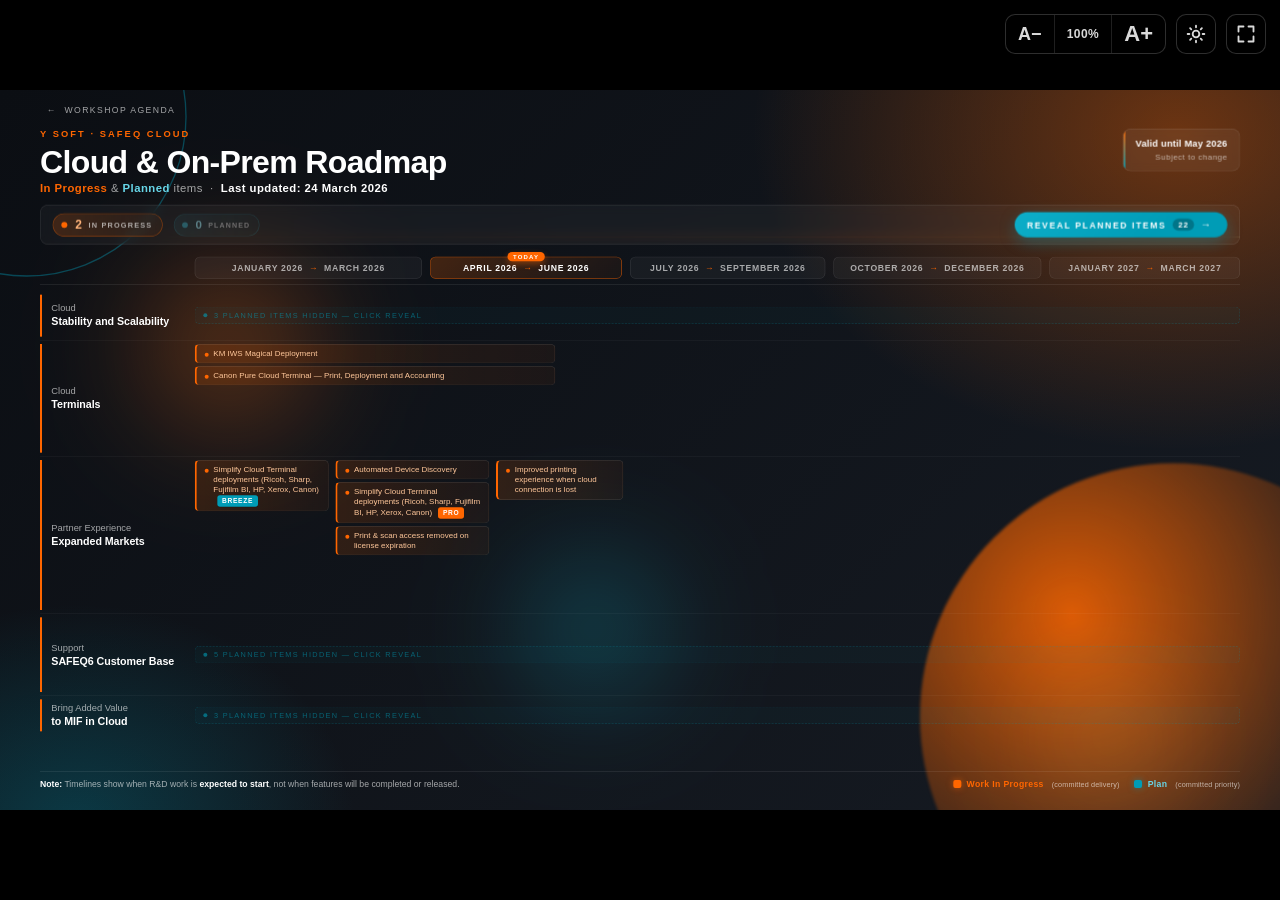
<file: konica-minolta-usa-workshop/roadmap.html>
<!doctype html>
<html lang="en">
<head>
<meta charset="utf-8" />
<title>SAFEQ Cloud · Cloud &amp; On-Prem Roadmap</title>
<meta name="viewport" content="width=device-width, initial-scale=1" />
<style>
  :root {
    --orange:  #FF6600;
    --orange-2:#FFB37A;
    --teal:    #009CB6;
    --teal-2:  #67D6E8;
    --ink:     #0E1116;
    --rule:    rgba(255,255,255,0.10);
    --muted:   rgba(255,255,255,0.62);
    --muted-2: rgba(255,255,255,0.42);
    --font-display: "Inter", "Helvetica Neue", Arial, sans-serif;
    --font-body:    "Inter", "Helvetica Neue", Arial, sans-serif;
    --rm-fs:   1;     /* user-controlled type scale (0.7 – 1.6) */
  }
  * { box-sizing: border-box; }
  html, body { margin: 0; padding: 0; background: #000; color: #fff; font-family: var(--font-body); width: 100%; height: 100%; overflow: hidden; }

  /* ============ FULLSCREEN BUTTON ============ */
  .fs-btn {
    position: fixed;
    top: 14px; right: 14px;
    z-index: 10000;
    width: 40px; height: 40px;
    background: rgba(0,0,0,0.55);
    border: 1px solid rgba(255,255,255,0.18);
    border-radius: 10px;
    color: rgba(255,255,255,0.85);
    cursor: pointer;
    display: flex; align-items: center; justify-content: center;
    backdrop-filter: blur(8px);
    transition: background 0.2s, transform 0.2s, color 0.2s, border-color 0.2s;
  }
  .fs-btn:hover { background: rgba(255,102,0,0.18); border-color: rgba(255,102,0,0.55); color: var(--orange); transform: scale(1.06); }
  .fs-btn .fs-exit { display: none; }
  .fs-btn.is-fs .fs-enter { display: none; }
  .fs-btn.is-fs .fs-exit  { display: block; }

  /* ============ THEME TOGGLE BUTTON ============ */
  .theme-btn {
    position: fixed;
    top: 14px; right: 64px;
    z-index: 10000;
    width: 40px; height: 40px;
    background: rgba(0,0,0,0.55);
    border: 1px solid rgba(255,255,255,0.18);
    border-radius: 10px;
    color: rgba(255,255,255,0.85);
    cursor: pointer;
    display: flex; align-items: center; justify-content: center;
    backdrop-filter: blur(8px);
    transition: background 0.25s ease, transform 0.2s ease, color 0.25s ease, border-color 0.25s ease;
  }
  .theme-btn:hover { background: rgba(255,102,0,0.18); border-color: rgba(255,102,0,0.55); color: var(--orange); transform: scale(1.06) rotate(15deg); }

  /* ============ FONT-SCALE PILL ============ */
  .rm-fs-pill {
    position: fixed;
    top: 14px; right: 114px;
    z-index: 10000;
    display: flex; align-items: stretch;
    background: rgba(0,0,0,0.55);
    border: 1px solid rgba(255,255,255,0.18);
    border-radius: 10px;
    color: rgba(255,255,255,0.85);
    backdrop-filter: blur(8px);
    overflow: hidden;
    height: 40px;
    transition: border-color 0.2s;
  }
  .rm-fs-pill button {
    background: transparent;
    border: 0;
    color: inherit;
    cursor: pointer;
    padding: 0 12px;
    min-width: 40px;
    display: flex; align-items: center; justify-content: center;
    font-family: var(--font-display);
    font-weight: 600;
    transition: background 0.18s, color 0.18s;
  }
  .rm-fs-pill button + button { border-left: 1px solid rgba(255,255,255,0.12); }
  .rm-fs-pill button:hover { background: rgba(255,102,0,0.18); color: var(--orange); }
  .rm-fs-pill button:disabled { opacity: 0.35; cursor: not-allowed; }
  .rm-fs-pill .rm-dec { font-size: 18px; }
  .rm-fs-pill .rm-inc { font-size: 22px; }
  .rm-fs-pill .rm-val {
    min-width: 56px;
    font-variant-numeric: tabular-nums;
    font-size: 12px;
    letter-spacing: 0.04em;
  }
  [data-theme="light"] .rm-fs-pill {
    background: rgba(255,255,255,0.75);
    border-color: rgba(14,17,22,0.14);
    color: rgba(14,17,22,0.85);
  }
  [data-theme="light"] .rm-fs-pill button + button { border-left-color: rgba(14,17,22,0.10); }
  .theme-btn .th-sun  { display: block; }
  .theme-btn .th-moon { display: none; }
  [data-theme="light"] .theme-btn .th-sun  { display: none; }
  [data-theme="light"] .theme-btn .th-moon { display: block; }

  /* ============ SMOOTH THEME TRANSITION ============ */
  body, .slide, .item, .qhead, .count-pill, .total-pill, .validity-badge,
  .status-bar, .empty-hint, .legend, h1, .sub, .cat-label, .back-link,
  .qheaders, .fs-btn, .theme-btn, .ring, .eyebrow {
    transition: background 0.45s ease, color 0.45s ease, border-color 0.45s ease, box-shadow 0.45s ease;
  }

  /* ============ LIGHT THEME OVERRIDES ============ */
  [data-theme="light"] body { color: #0E1116; background: #fff; }

  [data-theme="light"] .slide {
    background:
      radial-gradient(ellipse 1100px 820px at 92% 6%,  rgba(255,102,0,0.18) 0%, rgba(255,102,0,0) 58%),
      radial-gradient(ellipse 760px 600px  at 6%  102%, rgba(0,156,182,0.14) 0%, rgba(0,156,182,0) 55%),
      linear-gradient(135deg, #FBF9F4 0%, #FFFFFF 100%);
  }
  [data-theme="light"] .orb {
    background: radial-gradient(circle at 30% 30%, rgba(255,102,0,0.40), rgba(255,102,0,0.08) 55%, rgba(255,102,0,0) 75%);
  }
  [data-theme="light"] .bokeh.b1 { background: radial-gradient(circle, rgba(255,102,0,0.20), transparent 70%); mix-blend-mode: multiply; }
  [data-theme="light"] .bokeh.b2 { background: radial-gradient(circle, rgba(0,156,182,0.18), transparent 70%); mix-blend-mode: multiply; }
  [data-theme="light"] .bokeh.b3 { background: radial-gradient(circle, rgba(255,180,90,0.14), transparent 70%); mix-blend-mode: multiply; }
  [data-theme="light"] .ring { border-color: rgba(0,156,182,0.30); }
  [data-theme="light"] .accent-line {
    background: linear-gradient(90deg, transparent, rgba(255,102,0,0.55), rgba(0,156,182,0.45), transparent);
    background-size: 200% 100%;
  }

  [data-theme="light"] .back-link { color: rgba(14,17,22,0.55); }
  [data-theme="light"] .back-link:hover { color: var(--orange); }

  [data-theme="light"] h1 { color: #0E1116; }
  [data-theme="light"] .sub { color: rgba(14,17,22,0.62); }
  [data-theme="light"] .sub strong { color: #0E1116; }
  [data-theme="light"] .eyebrow { color: var(--orange); }

  [data-theme="light"] .validity-badge {
    background: rgba(14,17,22,0.04);
    color: #0E1116;
    border-color: rgba(14,17,22,0.10);
  }
  [data-theme="light"] .validity-badge span { color: rgba(14,17,22,0.55); }

  [data-theme="light"] .status-bar {
    background: rgba(14,17,22,0.025);
    border-color: rgba(14,17,22,0.08);
  }

  [data-theme="light"] .count-pill {
    background: rgba(14,17,22,0.03);
    border-color: rgba(14,17,22,0.10);
  }
  [data-theme="light"] .count-pill .lbl { color: rgba(14,17,22,0.55); }
  [data-theme="light"] .count-pill.wip {
    color: #B85000;
    border-color: rgba(255,102,0,0.45);
    background: linear-gradient(90deg, rgba(255,102,0,0.18), rgba(255,102,0,0.05));
  }
  [data-theme="light"] .count-pill.plan {
    color: #016578;
    border-color: rgba(0,156,182,0.45);
    background: linear-gradient(90deg, rgba(0,156,182,0.18), rgba(0,156,182,0.05));
  }
  [data-theme="light"] body:not(.show-plan) .count-pill.plan { color: rgba(14,17,22,0.45); }

  [data-theme="light"] .total-pill {
    color: #0E1116;
    background: rgba(14,17,22,0.06);
    border-color: rgba(14,17,22,0.10);
  }

  [data-theme="light"] .qhead {
    background: rgba(14,17,22,0.04);
    border-color: rgba(14,17,22,0.10);
    color: rgba(14,17,22,0.55);
  }
  [data-theme="light"] .qhead.current {
    background: linear-gradient(135deg, rgba(255,102,0,0.18), rgba(255,102,0,0.04));
    border-color: rgba(255,102,0,0.50);
    color: #0E1116;
  }
  [data-theme="light"] .qheaders { border-bottom-color: rgba(14,17,22,0.10); }

  [data-theme="light"] .category { border-bottom-color: rgba(14,17,22,0.06); }
  [data-theme="light"] .cat-label { color: rgba(14,17,22,0.55); }
  [data-theme="light"] .cat-label strong { color: #0E1116; }

  [data-theme="light"] .item {
    background: rgba(14,17,22,0.025);
    border-color: rgba(14,17,22,0.10);
    color: rgba(14,17,22,0.92);
    box-shadow: 0 1px 0 rgba(14,17,22,0.04);
  }
  [data-theme="light"] .item:hover { background: rgba(14,17,22,0.05); }

  [data-theme="light"] .item.wip {
    color: #B45000;
    background: linear-gradient(90deg, rgba(255,102,0,0.16), rgba(255,102,0,0.04));
  }
  [data-theme="light"] .item.wip .body strong { color: #0E1116; }

  [data-theme="light"] .item.plan {
    color: #016578;
    background: linear-gradient(90deg, rgba(0,156,182,0.16), rgba(0,156,182,0.03));
  }
  [data-theme="light"] .item.plan .body strong { color: #0E1116; }

  [data-theme="light"] .empty-hint {
    color: #016578;
    border-color: rgba(0,156,182,0.40);
    background: rgba(0,156,182,0.05);
  }
  [data-theme="light"] .empty-hint .dot { background: var(--teal); opacity: 0.8; }

  [data-theme="light"] .legend {
    color: rgba(14,17,22,0.55);
    border-top-color: rgba(14,17,22,0.10);
  }
  [data-theme="light"] .legend .note strong { color: #0E1116; }
  [data-theme="light"] .legend .key.wip  { color: #B45000; }
  [data-theme="light"] .legend .key.plan { color: #016578; }

  [data-theme="light"] .fs-btn,
  [data-theme="light"] .theme-btn {
    background: rgba(255,255,255,0.75);
    border-color: rgba(14,17,22,0.14);
    color: rgba(14,17,22,0.75);
  }
  [data-theme="light"] .fs-btn:hover,
  [data-theme="light"] .theme-btn:hover {
    background: rgba(255,102,0,0.12);
    border-color: rgba(255,102,0,0.55);
    color: var(--orange);
  }

  [data-theme="light"] .chip { box-shadow: 0 1px 0 rgba(14,17,22,0.10); }

  .slide {
    position: absolute;
    top: 50%; left: 50%;
    width: 1920px;
    height: 1080px;
    margin-left: -960px;
    margin-top: -540px;
    transform-origin: 50% 50%;
    overflow: hidden;
    background:
      radial-gradient(ellipse 1100px 820px at 92% 6%,  rgba(255,102,0,0.38) 0%, rgba(255,102,0,0) 58%),
      radial-gradient(ellipse 760px 600px  at 6%  102%, rgba(0,156,182,0.28) 0%, rgba(0,156,182,0) 55%),
      linear-gradient(135deg, #0B0E13 0%, #161B23 100%);
  }

  /* breathing orb */
  .orb {
    position: absolute;
    width: 760px; height: 760px;
    right: -220px; bottom: -240px;
    border-radius: 50%;
    background: radial-gradient(circle at 30% 30%, rgba(255,102,0,0.85), rgba(255,102,0,0.16) 55%, rgba(255,102,0,0) 75%);
    filter: blur(2px);
    animation: breathe 9s ease-in-out infinite;
    pointer-events: none;
  }
  @keyframes breathe {
    0%,100% { transform: scale(1);    opacity: 0.85; }
    50%     { transform: scale(1.06); opacity: 1; }
  }

  /* drifting bokeh */
  .bokeh {
    position: absolute;
    border-radius: 50%;
    filter: blur(80px);
    pointer-events: none;
    mix-blend-mode: screen;
  }
  .bokeh.b1 { width: 380px; height: 380px; background: radial-gradient(circle, rgba(255,102,0,0.45), transparent 70%); top: 18%;  left: 8%;  animation: drift1 22s ease-in-out infinite; }
  .bokeh.b2 { width: 320px; height: 320px; background: radial-gradient(circle, rgba(0,156,182,0.45), transparent 70%); top: 60%; left: 38%; animation: drift2 28s ease-in-out infinite; }
  .bokeh.b3 { width: 260px; height: 260px; background: radial-gradient(circle, rgba(255,180,90,0.30), transparent 70%); top: 78%; left: 80%; animation: drift3 26s ease-in-out infinite; }
  @keyframes drift1 { 0%,100% { transform: translate(0,0) scale(1); }    50% { transform: translate(60px,-30px) scale(1.12); } }
  @keyframes drift2 { 0%,100% { transform: translate(0,0) scale(1); }    50% { transform: translate(-80px,40px) scale(1.08); } }
  @keyframes drift3 { 0%,100% { transform: translate(0,0) scale(0.95); } 50% { transform: translate(40px,-50px) scale(1.05); } }

  /* teal ring */
  .ring {
    position: absolute;
    left: -200px; top: -200px;
    width: 480px; height: 480px;
    border: 2px solid rgba(0,156,182,0.40);
    border-radius: 50%;
    pointer-events: none;
  }

  /* shimmer accent line */
  .accent-line {
    position: absolute;
    left: 60px; right: 60px; top: 220px;
    height: 1px;
    background: linear-gradient(90deg, transparent, rgba(255,102,0,0.85), rgba(0,156,182,0.65), transparent);
    background-size: 200% 100%;
    opacity: 0;
    transform: scaleX(0);
    transform-origin: left center;
    animation: shimmer 6s linear infinite, lineIn 1.4s 0.4s cubic-bezier(.2,.7,.2,1) forwards;
  }
  @keyframes shimmer { 0% { background-position: 0% 0; } 100% { background-position: 200% 0; } }
  @keyframes lineIn  { from { opacity: 0; transform: scaleX(0); } to { opacity: 1; transform: scaleX(1); } }

  /* reveals */
  @keyframes fadeUp   { from { opacity: 0; transform: translateY(14px); } to { opacity: 1; transform: translateY(0); } }
  @keyframes fadeIn   { from { opacity: 0; }                              to { opacity: 1; } }
  @keyframes itemIn   { from { opacity: 0; transform: translateY(8px) scale(0.985); } to { opacity: 1; transform: translateY(0) scale(1); } }
  @keyframes pulseOrange { 0%,100% { box-shadow: 0 0 0 0 rgba(255,102,0,0.40); } 50% { box-shadow: 0 0 0 8px rgba(255,102,0,0);  } }

  @media (prefers-reduced-motion: reduce) {
    *, *::before, *::after {
      animation-duration: 0.001s !important;
      animation-delay: 0s !important;
      transition-duration: 0.001s !important;
    }
  }

  /* ============ FRAME / HEADER ============ */
  .frame { position: absolute; inset: 0; padding: 46px 60px 32px; display: flex; flex-direction: column; }

  .back-link {
    position: absolute;
    top: 22px; left: 70px;
    color: var(--muted);
    font-size: calc(13px * var(--rm-fs, 1));
    letter-spacing: 0.16em;
    text-transform: uppercase;
    text-decoration: none;
    transition: color 0.2s, transform 0.2s;
    animation: fadeIn 0.6s 0.2s ease-out both;
  }
  .back-link:hover { color: var(--orange); transform: translateX(-3px); }
  .back-link .arr { display: inline-block; transition: transform 0.2s; margin-right: 6px; }
  .back-link:hover .arr { transform: translateX(-3px); }

  .header-row {
    display: flex;
    align-items: flex-start;
    justify-content: space-between;
    gap: 32px;
    margin-top: 12px;
    margin-bottom: 14px;
  }
  .header-row > div:first-child { flex: 1; }

  .eyebrow {
    color: var(--orange);
    font-size: calc(14px * var(--rm-fs, 1));
    font-weight: 600;
    letter-spacing: 0.22em;
    text-transform: uppercase;
    margin-bottom: 10px;
    opacity: 0;
    animation: fadeUp 0.7s 0.2s ease-out forwards;
  }
  h1 {
    font-family: var(--font-display);
    font-weight: 800;
    font-size: calc(48px * var(--rm-fs, 1));
    line-height: 1.0;
    margin: 0 0 6px;
    letter-spacing: -0.02em;
    opacity: 0;
    animation: fadeUp 0.8s 0.35s ease-out forwards;
  }
  h1 .accent-orange { color: var(--orange); }
  h1 .accent-teal   { color: var(--teal-2); }
  .sub {
    font-size: calc(17px * var(--rm-fs, 1));
    color: var(--muted);
    margin: 0;
    letter-spacing: 0.04em;
    opacity: 0;
    animation: fadeUp 0.8s 0.55s ease-out forwards;
  }
  .sub strong { color: #fff; font-weight: 600; }

  .validity-badge {
    background: rgba(255,255,255,0.05);
    border: 1px solid var(--rule);
    border-radius: 12px;
    padding: 12px 18px;
    text-align: right;
    color: #fff;
    font-size: calc(14px * var(--rm-fs, 1));
    font-weight: 700;
    letter-spacing: 0.02em;
    line-height: 1.3;
    backdrop-filter: blur(6px);
    opacity: 0;
    animation: fadeUp 0.8s 0.7s ease-out forwards;
    position: relative;
    overflow: hidden;
  }
  .validity-badge::before {
    content: "";
    position: absolute;
    left: 0; top: 0; bottom: 0;
    width: 3px;
    background: linear-gradient(180deg, var(--orange), var(--teal));
  }
  .validity-badge span {
    display: block;
    margin-top: 4px;
    color: var(--muted);
    font-size: calc(12px * var(--rm-fs, 1));
    font-weight: 500;
    letter-spacing: 0.06em;
  }

  /* ============ ROADMAP GRID ============ */
  .roadmap {
    flex: 1;
    display: flex;
    flex-direction: column;
    min-height: 0;
    margin-top: 4px;
  }

  .qheaders {
    display: grid;
    grid-template-columns: 220px 1067fr 335fr 971fr 653fr 653fr 675fr 769fr 1330fr 455fr 310fr 653fr 653fr 653fr 653fr 653fr;
    gap: 12px;
    padding: 0 0 8px 0;
    margin-bottom: 10px;
    border-bottom: 1px solid var(--rule);
  }
  .qheaders > div:first-child { /* empty corner */ }
  .qhead {
    font-size: calc(13px * var(--rm-fs, 1));
    font-weight: 700;
    letter-spacing: 0.08em;
    color: var(--muted);
    text-transform: uppercase;
    padding: 8px 12px;
    background: rgba(255,255,255,0.04);
    border: 1px solid var(--rule);
    border-radius: 8px;
    text-align: center;
    opacity: 0;
    animation: fadeUp 0.6s ease-out forwards;
  }
  .qhead .arr { color: var(--orange); margin: 0 4px; }

  .category {
    display: grid;
    grid-template-columns: 220px 1fr;
    gap: 12px;
    padding: 5px 0;
    border-bottom: 1px solid rgba(255,255,255,0.05);
  }
  .category:last-of-type { border-bottom: none; }

  .cat-label {
    font-size: calc(14px * var(--rm-fs, 1));
    line-height: 1.35;
    color: var(--muted);
    padding: 4px 12px 4px 0;
    border-left: 3px solid var(--orange);
    padding-left: 14px;
    align-self: stretch;
    display: flex;
    align-items: center;
    opacity: 0;
    animation: fadeUp 0.6s ease-out forwards;
  }
  .cat-label strong {
    color: #fff;
    font-weight: 700;
    display: block;
    font-size: calc(16px * var(--rm-fs, 1));
    letter-spacing: -0.005em;
  }
  .cat-label .lbl-wrap { display: block; }

  .cat-rows {
    display: flex;
    flex-direction: column;
    gap: 4px;
    min-width: 0;
  }
  .cat-row {
    display: grid;
    grid-template-columns: 1067fr 335fr 971fr 653fr 653fr 675fr 769fr 1330fr 455fr 310fr 653fr 653fr 653fr 653fr 653fr;
    gap: 10px;
    align-items: stretch;
  }
  .cell {
    display: flex;
    flex-direction: column;
    gap: 4px;
    min-width: 0;
  }

  /* ============ ITEMS ============ */
  .item {
    position: relative;
    display: flex;
    align-items: flex-start;
    gap: 7px;
    padding: 6px 11px 6px 12px;
    font-size: calc(12px * var(--rm-fs, 1));
    line-height: 1.28;
    border-radius: 7px;
    background: rgba(255,255,255,0.03);
    border: 1px solid var(--rule);
    border-left-width: 3px;
    color: rgba(255,255,255,0.92);
    opacity: 0;
    animation: itemIn 0.5s ease-out forwards;
    transition: transform 0.2s ease, background 0.2s ease, border-color 0.2s ease;
  }
  .item:hover {
    transform: translateY(-1px);
    background: rgba(255,255,255,0.06);
  }
  .item .dot {
    flex: 0 0 6px;
    width: 6px; height: 6px;
    border-radius: 50%;
    margin-top: 6px;
  }
  .item .body { flex: 1; min-width: 0; }
  .item .body strong { font-weight: 700; }

  .item.wip {
    border-left-color: var(--orange);
    background: linear-gradient(90deg, rgba(255,102,0,0.14), rgba(255,102,0,0.05));
    color: #FFC79A;
  }
  .item.wip .dot {
    background: var(--orange);
    animation: pulseOrange 2.6s ease-in-out infinite;
  }
  .item.wip .body strong { color: #fff; }

  .item.plan {
    border-left-color: var(--teal);
    background: linear-gradient(90deg, rgba(0,156,182,0.14), rgba(0,156,182,0.04));
    color: var(--teal-2);
  }
  .item.plan .dot {
    background: var(--teal);
  }
  .item.plan .body strong { color: #fff; }

  /* badge chips inside items */
  .chip {
    display: inline-block;
    margin-left: 6px;
    padding: 1px 7px 2px;
    font-size: calc(10px * var(--rm-fs, 1));
    font-weight: 800;
    letter-spacing: 0.10em;
    text-transform: uppercase;
    border-radius: 4px;
    color: #fff;
    vertical-align: middle;
    line-height: 1.4;
    box-shadow: 0 1px 0 rgba(0,0,0,0.3);
  }
  .chip.breeze { background: var(--teal); }
  .chip.pro    { background: var(--orange); }

  /* ============ STATUS BAR ============ */
  .status-bar {
    display: flex;
    align-items: center;
    justify-content: space-between;
    gap: 18px;
    padding: 10px 18px;
    margin-bottom: 14px;
    background: rgba(255,255,255,0.04);
    border: 1px solid var(--rule);
    border-radius: 12px;
    backdrop-filter: blur(8px);
    opacity: 0;
    animation: fadeUp 0.7s 0.85s ease-out forwards;
  }
  .counters { display: flex; align-items: center; gap: 14px; }
  .count-pill {
    display: inline-flex;
    align-items: center;
    gap: 10px;
    padding: 6px 14px 6px 12px;
    border-radius: 999px;
    font-size: calc(13px * var(--rm-fs, 1));
    font-weight: 700;
    letter-spacing: 0.06em;
    border: 1px solid var(--rule);
    background: rgba(255,255,255,0.03);
    transition: opacity 0.4s ease, transform 0.4s ease, color 0.4s ease, background 0.4s ease;
  }
  .count-pill .num {
    font-variant-numeric: tabular-nums;
    font-size: calc(18px * var(--rm-fs, 1));
    font-weight: 800;
    letter-spacing: -0.01em;
  }
  .count-pill .lbl { color: var(--muted); font-weight: 600; letter-spacing: 0.16em; text-transform: uppercase; font-size: calc(11px * var(--rm-fs, 1)); }
  .count-pill .dot {
    width: 9px; height: 9px;
    border-radius: 50%;
    margin-right: 2px;
  }
  .count-pill.wip {
    color: var(--orange-2);
    border-color: rgba(255,102,0,0.4);
    background: linear-gradient(90deg, rgba(255,102,0,0.18), rgba(255,102,0,0.06));
  }
  .count-pill.wip .dot { background: var(--orange); animation: pulseOrange 2.4s ease-in-out infinite; }
  .count-pill.plan {
    color: var(--teal-2);
    border-color: rgba(0,156,182,0.40);
    background: linear-gradient(90deg, rgba(0,156,182,0.18), rgba(0,156,182,0.06));
  }
  .count-pill.plan .dot { background: var(--teal); }
  .count-pill.muted {
    color: var(--muted);
    border-color: rgba(255,255,255,0.12);
    background: rgba(255,255,255,0.03);
  }
  .count-pill.muted .dot { background: var(--muted); }

  body:not(.show-plan) .count-pill.plan { opacity: 0.55; transform: scale(0.96); filter: grayscale(0.4); }
  body.show-plan       .count-pill.plan { opacity: 1; transform: scale(1); }

  .total-pill {
    display: inline-flex;
    align-items: center;
    gap: 8px;
    padding: 6px 14px;
    border-radius: 999px;
    font-size: calc(13px * var(--rm-fs, 1));
    font-weight: 700;
    letter-spacing: 0.16em;
    text-transform: uppercase;
    color: #fff;
    background: rgba(255,255,255,0.06);
    border: 1px solid var(--rule);
    opacity: 0;
    transform: translateX(-6px);
    transition: opacity 0.5s ease, transform 0.5s ease;
  }
  body.show-plan .total-pill { opacity: 1; transform: translateX(0); transition-delay: 1.3s; }
  .total-pill .num { font-variant-numeric: tabular-nums; font-size: calc(16px * var(--rm-fs, 1)); }

  /* ============ REVEAL BUTTON ============ */
  .reveal-btn {
    position: relative;
    display: inline-flex;
    align-items: center;
    gap: 10px;
    padding: 10px 22px 10px 18px;
    border: 0;
    border-radius: 999px;
    background: linear-gradient(135deg, #0DAEC9 0%, var(--teal) 70%);
    color: #fff;
    font-family: inherit;
    font-size: calc(13px * var(--rm-fs, 1));
    font-weight: 800;
    letter-spacing: 0.18em;
    text-transform: uppercase;
    cursor: pointer;
    box-shadow: 0 8px 24px rgba(0,156,182,0.35), 0 0 0 0 rgba(0,156,182,0.6);
    animation: btnPulse 2.4s ease-in-out infinite;
    transition: transform 0.2s ease, box-shadow 0.3s ease;
    overflow: hidden;
  }
  .reveal-btn::before {
    content: "";
    position: absolute;
    inset: 0;
    background: linear-gradient(120deg, transparent, rgba(255,255,255,0.32), transparent);
    transform: translateX(-100%);
    animation: btnSheen 3.6s ease-in-out infinite;
  }
  .reveal-btn .arr {
    display: inline-block;
    transition: transform 0.25s ease;
    font-size: calc(16px * var(--rm-fs, 1));
    line-height: 1;
  }
  .reveal-btn:hover { transform: translateY(-2px) scale(1.04); box-shadow: 0 12px 30px rgba(0,156,182,0.55); }
  .reveal-btn:hover .arr { transform: translateX(5px); }
  .reveal-btn .count-bubble {
    background: rgba(0,0,0,0.25);
    padding: 2px 8px;
    border-radius: 999px;
    font-variant-numeric: tabular-nums;
    font-size: calc(12px * var(--rm-fs, 1));
    letter-spacing: 0.08em;
  }
  body.show-plan .reveal-btn { animation: btnExit 0.6s cubic-bezier(.6,0,.4,1) forwards; pointer-events: none; }

  @keyframes btnPulse {
    0%, 100% { box-shadow: 0 8px 24px rgba(0,156,182,0.35), 0 0 0 0 rgba(0,156,182,0.55); }
    50%      { box-shadow: 0 8px 24px rgba(0,156,182,0.45), 0 0 0 14px rgba(0,156,182,0); }
  }
  @keyframes btnSheen {
    0%   { transform: translateX(-100%); }
    50%, 100% { transform: translateX(150%); }
  }
  @keyframes btnExit {
    to { opacity: 0; transform: scale(0.85); filter: blur(4px); }
  }

  /* ============ CLICK RIPPLE ============ */
  .click-ripple {
    position: fixed;
    width: 0; height: 0;
    border-radius: 50%;
    transform: translate(-50%, -50%);
    pointer-events: none;
    z-index: 9999;
    border: 3px solid var(--teal);
    animation: ripple 1.2s cubic-bezier(.2,.7,.2,1) forwards;
    box-shadow: 0 0 24px rgba(0,156,182,0.6);
  }
  .click-ripple.r2 { animation-delay: 0.10s; border-color: var(--teal-2); }
  .click-ripple.r3 { animation-delay: 0.22s; border-color: rgba(0,156,182,0.5); }
  @keyframes ripple {
    0%   { width: 0;     height: 0;     opacity: 0.95; border-width: 4px; }
    70%  { opacity: 0.35; }
    100% { width: 3600px; height: 3600px; opacity: 0; border-width: 1px; }
  }

  /* ============ TODAY MARKER on quarter header ============ */
  .qhead.current {
    background: linear-gradient(135deg, rgba(255,102,0,0.22), rgba(255,102,0,0.04));
    border-color: rgba(255,102,0,0.55);
    color: #fff;
    position: relative;
    overflow: visible;
  }
  .qhead.current::before {
    content: "TODAY";
    position: absolute;
    top: -8px; left: 50%;
    transform: translateX(-50%);
    background: var(--orange);
    color: #fff;
    font-size: calc(9px * var(--rm-fs, 1));
    font-weight: 800;
    letter-spacing: 0.2em;
    padding: 2px 8px;
    border-radius: 999px;
    box-shadow: 0 0 0 0 rgba(255,102,0,0.6), 0 4px 10px rgba(255,102,0,0.4);
    animation: todayBadge 2.4s ease-in-out infinite;
  }
  @keyframes todayBadge {
    0%, 100% { box-shadow: 0 0 0 0 rgba(255,102,0,0.55), 0 4px 10px rgba(255,102,0,0.4); }
    50%      { box-shadow: 0 0 0 8px rgba(255,102,0,0),    0 4px 10px rgba(255,102,0,0.4); }
  }

  /* ============ HIDE PLAN ITEMS INITIALLY ============ */
  body:not(.show-plan) .item.plan {
    opacity: 0 !important;
    transform: translateY(14px) scale(0.92);
    pointer-events: none;
    filter: blur(4px);
  }
  body.show-plan .item.plan {
    animation: planMaterialize 0.7s cubic-bezier(.2,.8,.2,1) forwards !important;
  }
  @keyframes planMaterialize {
    0%   { opacity: 0;    transform: translateY(14px) scale(0.92) rotateX(-8deg); filter: blur(6px); }
    55%  { opacity: 1;    transform: translateY(-2px) scale(1.015) rotateX(0); filter: blur(0); box-shadow: 0 0 24px 4px rgba(0,156,182,0.45); }
    100% { opacity: 1;    transform: translateY(0)    scale(1)     rotateX(0); filter: blur(0); box-shadow: 0 0 0 0 rgba(0,156,182,0); }
  }

  /* "Empty row" hint shown only before reveal — invisible after */
  .empty-hint {
    display: flex;
    align-items: center;
    gap: 10px;
    padding: 6px 12px;
    font-size: calc(11px * var(--rm-fs, 1));
    letter-spacing: 0.18em;
    text-transform: uppercase;
    color: rgba(0,156,182,0.55);
    border: 1px dashed rgba(0,156,182,0.30);
    border-radius: 7px;
    background: rgba(0,156,182,0.04);
    transition: opacity 0.5s ease, transform 0.5s ease;
  }
  .empty-hint .dot { width: 6px; height: 6px; border-radius: 50%; background: var(--teal); opacity: 0.6; }
  body.show-plan .empty-hint { opacity: 0; transform: scale(0.85); pointer-events: none; }

  /* WIP entry — emphatic glow burst */
  .item.wip {
    animation: itemIn 0.6s cubic-bezier(.2,.7,.2,1) forwards, wipGlow 2.4s ease-out;
  }
  @keyframes wipGlow {
    0%   { box-shadow: 0 0 0 0 rgba(255,102,0,0); }
    25%  { box-shadow: 0 0 36px 4px rgba(255,102,0,0.55); }
    100% { box-shadow: 0 0 0 0 rgba(255,102,0,0); }
  }

  /* ============ LEGEND / FOOTER ============ */
  .legend {
    margin-top: 10px;
    padding-top: 10px;
    border-top: 1px solid var(--rule);
    display: flex;
    align-items: center;
    justify-content: space-between;
    gap: 24px;
    color: var(--muted);
    font-size: calc(13px * var(--rm-fs, 1));
    opacity: 0;
    animation: fadeUp 0.7s 1.6s ease-out forwards;
  }
  .legend .note { max-width: 60%; }
  .legend .note strong { color: #fff; }
  .legend .keys { display: flex; gap: 22px; }
  .legend .key { display: inline-flex; align-items: center; gap: 8px; font-weight: 700; letter-spacing: 0.04em; }
  .legend .key .swatch {
    width: 12px; height: 12px;
    border-radius: 3px;
    display: inline-block;
  }
  .legend .key.wip  { color: var(--orange); }
  .legend .key.wip  .swatch { background: var(--orange); box-shadow: 0 0 10px rgba(255,102,0,0.5); }
  .legend .key.plan { color: var(--teal-2); }
  .legend .key.plan .swatch { background: var(--teal); box-shadow: 0 0 10px rgba(0,156,182,0.5); }
  .legend .key small { color: var(--muted); font-weight: 500; margin-left: 4px; letter-spacing: 0.02em; }
</style>
</head>
<body>

<button class="theme-btn" id="themeBtn" title="Toggle light/dark (T)" aria-label="Toggle theme">
  <svg class="th-sun"  width="20" height="20" viewBox="0 0 24 24" fill="none" stroke="currentColor" stroke-width="2.2" stroke-linecap="round" stroke-linejoin="round"><circle cx="12" cy="12" r="4"/><path d="M12 2v2M12 20v2M4.93 4.93l1.41 1.41M17.66 17.66l1.41 1.41M2 12h2M20 12h2M4.93 19.07l1.41-1.41M17.66 6.34l1.41-1.41"/></svg>
  <svg class="th-moon" width="20" height="20" viewBox="0 0 24 24" fill="none" stroke="currentColor" stroke-width="2.2" stroke-linecap="round" stroke-linejoin="round"><path d="M21 12.79A9 9 0 1 1 11.21 3 7 7 0 0 0 21 12.79z"/></svg>
</button>

<button class="fs-btn" id="fsBtn" title="Fullscreen (F)" aria-label="Toggle fullscreen">
  <svg class="fs-enter" width="20" height="20" viewBox="0 0 24 24" fill="none" stroke="currentColor" stroke-width="2.2" stroke-linecap="round" stroke-linejoin="round"><path d="M3 9V3h6M21 9V3h-6M3 15v6h6M21 15v6h-6"/></svg>
  <svg class="fs-exit"  width="20" height="20" viewBox="0 0 24 24" fill="none" stroke="currentColor" stroke-width="2.2" stroke-linecap="round" stroke-linejoin="round"><path d="M9 3v6H3M15 3v6h6M9 21v-6H3M15 21v-6h6"/></svg>
</button>

<div class="rm-fs-pill" role="group" aria-label="Text size">
  <button class="rm-dec" id="rmDec" type="button" title="Smaller text (-)" aria-label="Decrease text size">A−</button>
  <button class="rm-val" id="rmVal" type="button" title="Reset text size (0)" aria-label="Reset text size">100%</button>
  <button class="rm-inc" id="rmInc" type="button" title="Larger text (+)" aria-label="Increase text size">A+</button>
</div>

<section class="slide">
  <div class="ring"></div>
  <div class="orb"></div>
  <div class="bokeh b1"></div>
  <div class="bokeh b2"></div>
  <div class="bokeh b3"></div>
  <div class="accent-line"></div>

  <div class="frame">
    <a class="back-link" href="./"><span class="arr">←</span> Workshop Agenda</a>

    <div class="header-row">
      <div>
        <div class="eyebrow">Y Soft &middot; SAFEQ Cloud</div>
        <h1>Cloud &amp; On-Prem Roadmap</h1>
        <p class="sub"><span class="accent-orange" style="color:var(--orange);font-weight:700">In Progress</span> &amp; <span class="accent-teal" style="color:var(--teal-2);font-weight:700">Planned</span> items &nbsp;&middot;&nbsp; <strong>Last updated: 24 March 2026</strong></p>
      </div>
      <div class="validity-badge">
        Valid until May 2026
        <span>Subject to change</span>
      </div>
    </div>

    <!-- ===== Status Bar (counters + reveal CTA) ===== -->
    <div class="status-bar">
      <div class="counters">
        <div class="count-pill wip"><span class="dot"></span><span class="num" data-target-wip>0</span><span class="lbl">In Progress</span></div>
        <div class="count-pill plan"><span class="dot"></span><span class="num" data-target-plan>0</span><span class="lbl">Planned</span></div>
        <div class="total-pill"><span class="num" data-target-total>0</span> Total items</div>
      </div>
      <button class="reveal-btn" id="revealBtn" type="button">
        Reveal planned items <span class="count-bubble" data-count-bubble>0</span> <span class="arr">&rarr;</span>
      </button>
    </div>

    <div class="roadmap">

      <!-- ===== Quarter Headers ===== -->
      <div class="qheaders">
        <div></div>
        <div class="qhead" style="grid-column: 2 / span 3; animation-delay:.85s">January 2026 <span class="arr">&rarr;</span> March 2026</div>
        <div class="qhead current" style="grid-column: 5 / span 3; animation-delay:.95s">April 2026 <span class="arr">&rarr;</span> June 2026</div>
        <div class="qhead" style="grid-column: 8 / span 2; animation-delay:1.05s">July 2026 <span class="arr">&rarr;</span> September 2026</div>
        <div class="qhead" style="grid-column: 10 / span 4; animation-delay:1.15s">October 2026 <span class="arr">&rarr;</span> December 2026</div>
        <div class="qhead" style="grid-column: 14 / span 3; animation-delay:1.25s">January 2027 <span class="arr">&rarr;</span> March 2027</div>
      </div>

      <!-- ===== Cloud Stability and Scalability ===== -->
      <div class="category">
        <div class="cat-label" style="animation-delay:1.30s">
          <span class="lbl-wrap">Cloud<strong>Stability and Scalability</strong></span>
        </div>
        <div class="cat-rows">
          <div class="cat-row">
            <div class="cell" style="grid-column: 1 / span 15">
              <div class="item plan"><span class="dot"></span><span class="body">Continued optimization of technology, processes and operations for scalability, performance and stability</span></div>
            </div>
          </div>
          <div class="cat-row">
            <div class="cell" style="grid-column: 1 / span 8">
              <div class="item plan"><span class="dot"></span><span class="body">Product support for SOC2 Type 2 continuous audit and continuous security fixes and improvements</span></div>
            </div>
            <div class="cell" style="grid-column: 9 / span 7">
              <div class="item plan"><span class="dot"></span><span class="body">Continuous security fixes and improvements</span></div>
            </div>
          </div>
        </div>
      </div>

      <!-- ===== Cloud Terminals ===== -->
      <div class="category">
        <div class="cat-label" style="animation-delay:1.40s">
          <span class="lbl-wrap">Cloud<strong>Terminals</strong></span>
        </div>
        <div class="cat-rows">
          <div class="cat-row">
            <div class="cell" style="grid-column: 1 / span 5">
              <div class="item wip"><span class="dot"></span><span class="body">KM IWS Magical Deployment</span></div>
            </div>
            <div class="cell" style="grid-column: 6 / span 3">
              <div class="item plan"><span class="dot"></span><span class="body">Brother Pure Cloud Terminal &mdash; Print and Scan</span></div>
            </div>
          </div>
          <div class="cat-row">
            <div class="cell" style="grid-column: 1 / span 5">
              <div class="item wip"><span class="dot"></span><span class="body">Canon Pure Cloud Terminal &mdash; Print, Deployment and Accounting</span></div>
            </div>
            <div class="cell" style="grid-column: 6 / span 3">
              <div class="item plan"><span class="dot"></span><span class="body">Canon Pure Cloud Terminal &mdash; Scan</span></div>
            </div>
            <div class="cell" style="grid-column: 9 / span 4">
              <div class="item plan"><span class="dot"></span><span class="body">Canon Pure Cloud Terminal &ndash; ALP Platform</span></div>
            </div>
          </div>
          <div class="cat-row">
            <div class="cell" style="grid-column: 6 / span 8">
              <div class="item plan"><span class="dot"></span><span class="body">Kyocera Pure Cloud Terminal &mdash; Print and Scan</span></div>
            </div>
          </div>
          <div class="cat-row">
            <div class="cell" style="grid-column: 6 / span 8">
              <div class="item plan"><span class="dot"></span><span class="body">Lexmark Pure Cloud Terminal &mdash; Print and Scan</span></div>
            </div>
          </div>
          <div class="cat-row">
            <div class="cell" style="grid-column: 6 / span 4">
              <div class="item plan"><span class="dot"></span><span class="body">Xerox Cloud Terminal locking</span></div>
            </div>
          </div>
        </div>
      </div>

      <!-- ===== Partner Experience &amp; Expanded Markets ===== -->
      <div class="category">
        <div class="cat-label" style="animation-delay:1.50s">
          <span class="lbl-wrap">Partner Experience<strong>Expanded Markets</strong></span>
        </div>
        <div class="cat-rows">
          <div class="cat-row">
            <div class="cell" style="grid-column: 1 / span 2">
              <div class="item wip"><span class="dot"></span><span class="body">Simplify Cloud Terminal deployments (Ricoh, Sharp, Fujifilm BI, HP, Xerox, Canon) <span class="chip breeze">Breeze</span></span></div>
            </div>
            <div class="cell" style="grid-column: 3 / span 2">
              <div class="item wip"><span class="dot"></span><span class="body">Automated Device Discovery</span></div>
              <div class="item wip"><span class="dot"></span><span class="body">Simplify Cloud Terminal deployments (Ricoh, Sharp, Fujifilm BI, HP, Xerox, Canon) <span class="chip pro">Pro</span></span></div>
              <div class="item wip"><span class="dot"></span><span class="body">Print &amp; scan access removed on license expiration</span></div>
            </div>
            <div class="cell" style="grid-column: 5 / span 2">
              <div class="item wip"><span class="dot"></span><span class="body">Improved printing experience when cloud connection is lost</span></div>
            </div>
          </div>
          <div class="cat-row">
            <div class="cell" style="grid-column: 2 / span 5">
              <div class="item plan"><span class="dot"></span><span class="body">Education market MVP &mdash; quotas in cloud including simple 3rd&nbsp;party integration API</span></div>
            </div>
            <div class="cell" style="grid-column: 7 / span 5">
              <div class="item plan"><span class="dot"></span><span class="body">Education market &mdash; billing codes support</span></div>
            </div>
          </div>
          <div class="cat-row">
            <div class="cell" style="grid-column: 1 / span 4">
              <div class="item plan"><span class="dot"></span><span class="body">Updated license view in UI to support multiple license expiration dates for device groups &amp; improved notifications for expirations and tenant deletions</span></div>
            </div>
            <div class="cell" style="grid-column: 5 / span 3">
              <div class="item plan"><span class="dot"></span><span class="body">Entra ID SCIM user provisioning &amp; de-provisioning in Cloud</span></div>
            </div>
            <div class="cell" style="grid-column: 8 / span 6">
              <div class="item plan"><span class="dot"></span><span class="body">Education market payment systems integrations</span></div>
            </div>
          </div>
        </div>
      </div>

      <!-- ===== Support SAFEQ6 Customer Base ===== -->
      <div class="category">
        <div class="cat-label" style="animation-delay:1.60s">
          <span class="lbl-wrap">Support<strong>SAFEQ6 Customer Base</strong></span>
        </div>
        <div class="cat-rows">
          <div class="cat-row">
            <div class="cell" style="grid-column: 1 / span 6">
              <div class="item plan"><span class="dot"></span><span class="body">Enable partners, in Cloud Portal, to see expired SAFEQ&nbsp;6 customers, their vulnerabilities and easily quote transition to cloud and license extensions</span></div>
            </div>
          </div>
          <div class="cat-row">
            <div class="cell" style="grid-column: 1 / span 6">
              <div class="item plan"><span class="dot"></span><span class="body">Cloud portal essentials &mdash; Unified login experience (YSoft&nbsp;ID) and seamless integration with quoting toolset</span></div>
            </div>
            <div class="cell" style="grid-column: 7 / span 6">
              <div class="item plan"><span class="dot"></span><span class="body">Partner portal replacement &mdash; single place for partners and dealers to go to for all YSOFT business</span></div>
            </div>
          </div>
          <div class="cat-row">
            <div class="cell" style="grid-column: 1 / span 4">
              <div class="item plan"><span class="dot"></span><span class="body">SQ6: Support for Cloud Transition license</span></div>
            </div>
            <div class="cell" style="grid-column: 7 / span 6">
              <div class="item plan"><span class="dot"></span><span class="body">SQ6 non-co-termination license behaviour</span></div>
            </div>
          </div>
        </div>
      </div>

      <!-- ===== Bring Added Value to MIF in Cloud ===== -->
      <div class="category">
        <div class="cat-label" style="animation-delay:1.70s">
          <span class="lbl-wrap">Bring Added Value<strong>to MIF in Cloud</strong></span>
        </div>
        <div class="cat-rows">
          <div class="cat-row">
            <div class="cell" style="grid-column: 1 / span 4">
              <div class="item plan"><span class="dot"></span><span class="body">Scan metadata enhancements or extensions</span></div>
            </div>
            <div class="cell" style="grid-column: 5 / span 3">
              <div class="item plan"><span class="dot"></span><span class="body">Scan in Cloud to SAP repository and initial API</span></div>
            </div>
            <div class="cell" style="grid-column: 8 / span 5">
              <div class="item plan"><span class="dot"></span><span class="body">Scan to multiple destinations, zonal OCR, data extraction, mobile scanning&hellip;</span></div>
            </div>
          </div>
        </div>
      </div>

    </div>

    <div class="legend">
      <div class="note"><strong>Note:</strong> Timelines show when R&amp;D work is <strong>expected to start</strong>, not when features will be completed or released.</div>
      <div class="keys">
        <span class="key wip"><span class="swatch"></span>Work In Progress<small>(committed delivery)</small></span>
        <span class="key plan"><span class="swatch"></span>Plan<small>(committed priority)</small></span>
      </div>
    </div>
  </div>
</section>

<script>
  // ===== Counters =====
  const wipItems  = document.querySelectorAll('.item.wip');
  const planItems = document.querySelectorAll('.item.plan');
  const wipCount  = wipItems.length;
  const planCount = planItems.length;
  const totalCount = wipCount + planCount;

  function animateCount(el, target, duration, delay) {
    duration = duration || 1100; delay = delay || 0;
    const start = parseInt(el.textContent) || 0;
    setTimeout(() => {
      const t0 = Date.now();
      const tick = setInterval(() => {
        const t = Math.min(1, (Date.now() - t0) / duration);
        const e = 1 - Math.pow(1 - t, 3);
        el.textContent = Math.round(start + (target - start) * e);
        if (t >= 1) clearInterval(tick);
      }, 16);
    }, delay);
  }

  document.querySelectorAll('[data-target-wip]').forEach(el => animateCount(el, wipCount, 900, 1100));
  document.querySelectorAll('[data-count-bubble]').forEach(el => { el.textContent = planCount; });

  // ===== Stagger WIP items only initially =====
  (function staggerWip() {
    [...wipItems].forEach((it, i) => { it.style.animationDelay = (1.40 + i * 0.07) + 's'; });
  })();

  // ===== Inject empty-row hints into plan-only categories =====
  (function emptyRowHints() {
    document.querySelectorAll('.category').forEach(cat => {
      const wipInCat = cat.querySelectorAll('.item.wip').length;
      if (wipInCat > 0) return;
      const planInCat = cat.querySelectorAll('.item.plan').length;
      if (!planInCat) return;
      const rows = cat.querySelector('.cat-rows');
      const hint = document.createElement('div');
      hint.className = 'empty-hint-row';
      Object.assign(hint.style, {
        gridTemplateColumns: 'repeat(5, 1fr)',
        display: 'grid', gap: '10px',
        position: 'absolute', inset: '0', pointerEvents: 'none',
      });
      const inner = document.createElement('div');
      inner.className = 'empty-hint';
      const dot = document.createElement('span');
      dot.className = 'dot';
      const txt = document.createTextNode(planInCat + ' planned items hidden — click reveal');
      inner.appendChild(dot);
      inner.appendChild(txt);
      inner.style.gridColumn = '1 / span 5';
      inner.style.alignSelf = 'center';
      hint.appendChild(inner);
      rows.style.position = 'relative';
      rows.appendChild(hint);

      const obs = new MutationObserver(() => {
        if (document.body.classList.contains('show-plan')) {
          hint.style.opacity = '0';
          hint.style.transition = 'opacity 0.4s ease';
          setTimeout(() => hint.remove(), 600);
          obs.disconnect();
        }
      });
      obs.observe(document.body, { attributes: true, attributeFilter: ['class'] });
    });
  })();

  // ===== Reveal button click handler =====
  const revealBtn = document.getElementById('revealBtn');
  let revealed = false;
  revealBtn.addEventListener('click', (e) => {
    if (revealed) return;
    revealed = true;

    const rect = revealBtn.getBoundingClientRect();
    const cx = e.clientX || (rect.left + rect.width / 2);
    const cy = e.clientY || (rect.top + rect.height / 2);
    ['', 'r2', 'r3'].forEach((cls) => {
      const r = document.createElement('div');
      r.className = 'click-ripple ' + cls;
      r.style.left = cx + 'px';
      r.style.top  = cy + 'px';
      document.body.appendChild(r);
      setTimeout(() => r.remove(), 1400);
    });

    [...planItems].forEach((it, i) => {
      it.style.animationDelay = (0.20 + i * 0.05) + 's';
    });

    document.body.classList.add('show-plan');

    animateCount(document.querySelector('[data-target-plan]'), planCount, 1100, 350);
    animateCount(document.querySelector('[data-target-total]'), totalCount, 1300, 700);
  });

  // ===== Parallax on bokeh blobs =====
  (function parallax() {
    const slide = document.querySelector('.slide');
    const blobs = [...document.querySelectorAll('.bokeh')];
    if (!slide || !blobs.length) return;
    let raf = null;
    slide.addEventListener('mousemove', (e) => {
      if (raf) return;
      raf = requestAnimationFrame(() => {
        raf = null;
        const r = slide.getBoundingClientRect();
        const x = (e.clientX - r.left) / r.width  - 0.5;
        const y = (e.clientY - r.top)  / r.height - 0.5;
        blobs.forEach((b, i) => {
          const depth = 12 + i * 6;
          b.style.transform = 'translate(' + (x * depth) + 'px, ' + (y * depth) + 'px)';
        });
      });
    });
  })();

  document.querySelectorAll('[data-target-plan], [data-target-total]').forEach(el => el.textContent = '0');

  // ===== Auto-fit slide to viewport =====
  (function autoFit() {
    const slide = document.querySelector('.slide');
    if (!slide) return;
    function fit() {
      const s = Math.min(window.innerWidth / 1920, window.innerHeight / 1080);
      slide.style.transform = 'scale(' + s + ')';
    }
    window.addEventListener('resize', fit);
    fit();
  })();

  // ===== Fullscreen toggle (button + 'F' key) =====
  (function fullscreen() {
    const btn = document.getElementById('fsBtn');
    if (!btn) return;
    function toggle() {
      if (document.fullscreenElement) {
        document.exitFullscreen && document.exitFullscreen();
      } else {
        const el = document.documentElement;
        const req = el.requestFullscreen || el.webkitRequestFullscreen;
        if (req) {
          const p = req.call(el);
          if (p && p.catch) p.catch(function(){});
        }
      }
    }
    btn.addEventListener('click', toggle);
    document.addEventListener('keydown', function(e) {
      const tag = (e.target && e.target.tagName) || '';
      if (tag === 'INPUT' || tag === 'TEXTAREA') return;
      if ((e.key === 'f' || e.key === 'F') && !e.metaKey && !e.ctrlKey && !e.altKey) {
        e.preventDefault();
        toggle();
      }
    });
    document.addEventListener('fullscreenchange', function() {
      btn.classList.toggle('is-fs', !!document.fullscreenElement);
    });
  })();

  // ===== Theme toggle (light / dark) =====
  (function theme() {
    const btn = document.getElementById('themeBtn');
    if (!btn) return;
    function apply(t) {
      if (t === 'light') document.documentElement.setAttribute('data-theme', 'light');
      else document.documentElement.removeAttribute('data-theme');
    }
    try {
      const saved = localStorage.getItem('theme');
      if (saved === 'light' || saved === 'dark') apply(saved);
    } catch (e) {}
    btn.addEventListener('click', function() {
      const cur = document.documentElement.getAttribute('data-theme') === 'light' ? 'light' : 'dark';
      const next = cur === 'light' ? 'dark' : 'light';
      apply(next);
      try { localStorage.setItem('theme', next); } catch (e) {}
    });
    document.addEventListener('keydown', function(e) {
      const tag = (e.target && e.target.tagName) || '';
      if (tag === 'INPUT' || tag === 'TEXTAREA') return;
      if ((e.key === 't' || e.key === 'T') && !e.metaKey && !e.ctrlKey && !e.altKey) {
        e.preventDefault();
        btn.click();
      }
    });
  })();

  /* ============ FONT-SCALE CONTROL ============ */
  (function rmTextScale() {
    const root = document.documentElement;
    const dec  = document.getElementById('rmDec');
    const inc  = document.getElementById('rmInc');
    const val  = document.getElementById('rmVal');
    if (!root || !dec || !inc || !val) return;

    const MIN = 0.7, MAX = 1.6, STEP = 0.1, KEY = 'roadmap.fontScale';
    let scale = 1;
    try {
      const saved = parseFloat(localStorage.getItem(KEY));
      if (!isNaN(saved) && saved >= MIN && saved <= MAX) scale = saved;
    } catch (e) {}

    const round = (v) => Math.round(v * 100) / 100;
    const apply = () => {
      scale = round(Math.max(MIN, Math.min(MAX, scale)));
      root.style.setProperty('--rm-fs', String(scale));
      val.textContent = Math.round(scale * 100) + '%';
      dec.disabled = scale <= MIN + 1e-6;
      inc.disabled = scale >= MAX - 1e-6;
      try { localStorage.setItem(KEY, String(scale)); } catch (e) {}
    };

    dec.addEventListener('click', (e) => { e.preventDefault(); scale -= STEP; apply(); });
    inc.addEventListener('click', (e) => { e.preventDefault(); scale += STEP; apply(); });
    val.addEventListener('click', (e) => { e.preventDefault(); scale = 1;     apply(); });

    document.addEventListener('keydown', (e) => {
      const tag = (e.target && e.target.tagName) || '';
      if (tag === 'INPUT' || tag === 'TEXTAREA') return;
      if (e.metaKey || e.ctrlKey || e.altKey) return;
      if (e.key === '+' || e.key === '=') { e.preventDefault(); scale += STEP; apply(); }
      else if (e.key === '-' || e.key === '_') { e.preventDefault(); scale -= STEP; apply(); }
      else if (e.key === '0') { e.preventDefault(); scale = 1; apply(); }
    });

    apply();
  })();
</script>

</body>
</html>
</file>
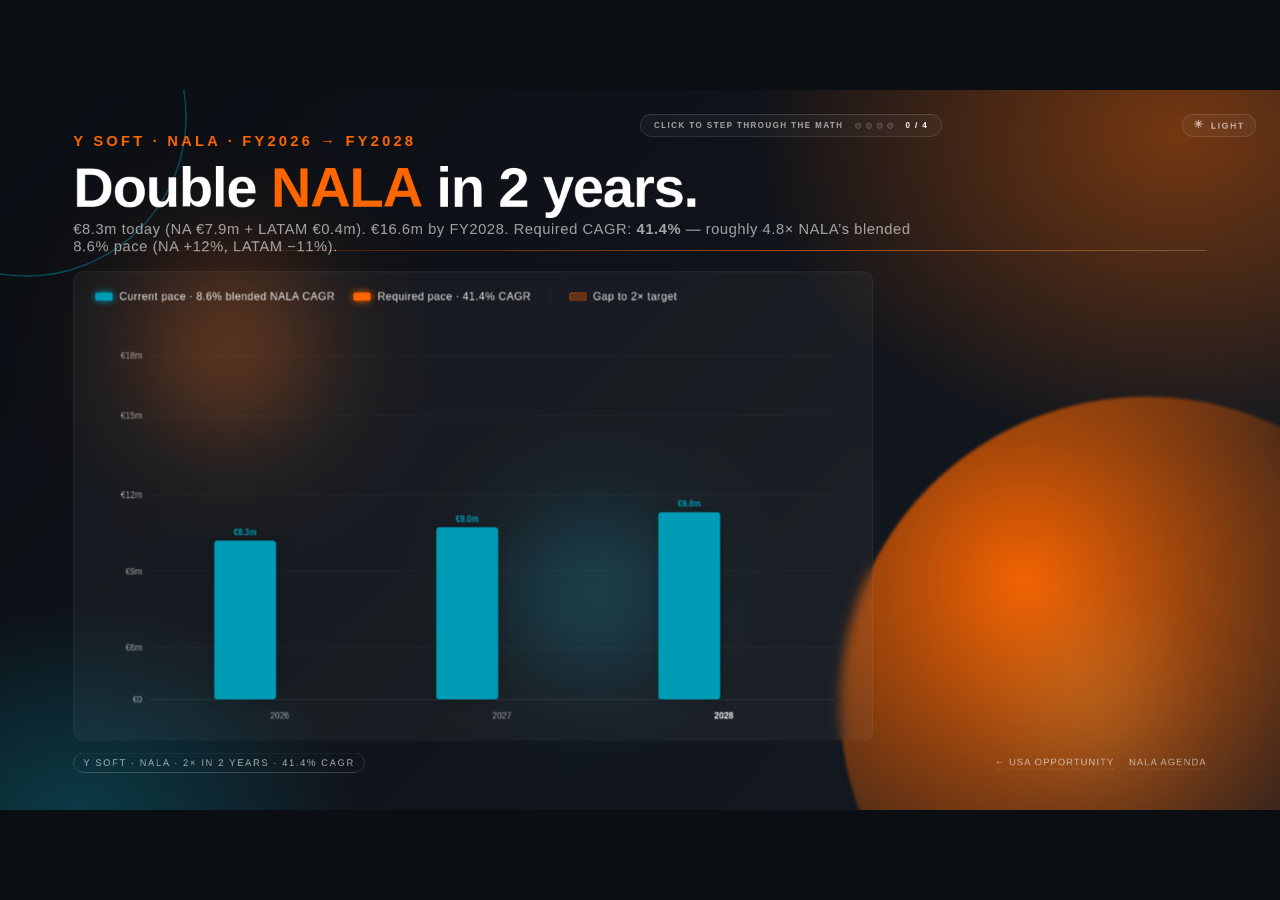
<file: nala-may-2026-kickoff/nala-double.html>
<!doctype html>
<html lang="en">
<head>
<meta charset="utf-8" />
<title>Double NALA in 2 years · Y Soft</title>
<meta name="viewport" content="width=device-width, initial-scale=1" />
<style>
  :root {
    --orange: #FF6600;
    --teal: #009CB6;

    --c-base: #009CB6;          /* baseline (12% trajectory) — teal */
    --c-base-soft: rgba(0,156,182,0.32);
    --c-target: #FF6600;        /* 41.4% target — orange */
    --c-target-soft: rgba(255,102,0,0.32);
    --c-target-glow: rgba(255,102,0,0.55);
    --c-gap: rgba(255,102,0,0.16);

    --bg-from:    #0B0E13;
    --bg-to:      #161B23;
    --text:       #FFFFFF;
    --text-soft:  rgba(255,255,255,0.92);
    --muted:      rgba(255,255,255,0.62);
    --rule:       rgba(255,255,255,0.10);
    --card-bg:    rgba(255,255,255,0.04);
    --card-border: rgba(255,255,255,0.10);
    --card-bg-hi: rgba(255,255,255,0.07);
    --grid:       rgba(255,255,255,0.08);
    --grid-axis:  rgba(255,255,255,0.18);
    --hover-bg:   rgba(255,255,255,0.06);
    --pill-border: rgba(255,255,255,0.18);
    --link-border: rgba(255,255,255,0.25);
    --bokeh-blend: screen;
    --bokeh-opacity: 1;
    --orb-opacity: 1;
    --bar-shadow: 0 0 8px rgba(0,0,0,0.25);
  }

  :root[data-theme="light"] {
    --bg-from:    #FAF7F0;
    --bg-to:      #ECE6D8;
    --text:       #0E1116;
    --text-soft:  rgba(14,17,22,0.92);
    --muted:      rgba(14,17,22,0.55);
    --rule:       rgba(14,17,22,0.10);
    --card-bg:    rgba(255,255,255,0.62);
    --card-border: rgba(14,17,22,0.10);
    --card-bg-hi: rgba(255,255,255,0.85);
    --grid:       rgba(14,17,22,0.08);
    --grid-axis:  rgba(14,17,22,0.22);
    --hover-bg:   rgba(14,17,22,0.05);
    --pill-border: rgba(14,17,22,0.18);
    --link-border: rgba(14,17,22,0.25);
    --bokeh-blend: multiply;
    --bokeh-opacity: 0.40;
    --orb-opacity: 0.28;
    --bar-shadow: 0 0 4px rgba(14,17,22,0.10);
  }

  * { box-sizing: border-box; }
  html, body {
    margin: 0; padding: 0;
    width: 100%; height: 100%;
    background: var(--bg-from);
    color: var(--text);
    font-family: "Inter", "Helvetica Neue", Arial, sans-serif;
    transition: background 320ms ease, color 320ms ease;
  }
  body {
    width: 100vw; height: 100vh;
    overflow: hidden;
    display: flex; align-items: center; justify-content: center;
  }

  .slide, .stat-card, .pill, .back-link, .theme-toggle, .step-hint, .step-dot,
  .bar, .grid-line, .axis-text, .gap-band, .target-line, .target-label {
    transition: background 320ms ease, color 320ms ease,
                fill 320ms ease, stroke 320ms ease,
                border-color 320ms ease, box-shadow 320ms ease,
                transform 220ms ease;
  }

  .slide {
    position: relative;
    width: 1920px; height: 1080px;
    flex-shrink: 0; overflow: hidden;
    transform: scale(var(--scale, 1));
    transform-origin: center center;
    will-change: transform;
    background:
      radial-gradient(ellipse 1100px 820px at 92% 6%, rgba(255,102,0,0.42) 0%, rgba(255,102,0,0) 58%),
      radial-gradient(ellipse 760px 600px at 6% 102%, rgba(0,156,182,0.30) 0%, rgba(0,156,182,0) 55%),
      linear-gradient(135deg, var(--bg-from) 0%, var(--bg-to) 100%);
    cursor: pointer;
  }
  .slide.is-done { cursor: default; }

  .orb {
    position: absolute;
    width: 920px; height: 920px;
    right: -260px; bottom: -300px;
    border-radius: 50%;
    background: radial-gradient(circle at 30% 30%, rgba(255,102,0,0.95), rgba(255,102,0,0.18) 55%, rgba(255,102,0,0) 75%);
    filter: blur(2px);
    opacity: var(--orb-opacity);
    animation: breathe 9s ease-in-out infinite;
  }
  @keyframes breathe { 0%,100% { transform: scale(1); } 50% { transform: scale(1.06); } }

  .bokeh {
    position: absolute;
    border-radius: 50%;
    filter: blur(80px);
    pointer-events: none;
    mix-blend-mode: var(--bokeh-blend);
    opacity: var(--bokeh-opacity);
  }
  .bokeh.b1 {
    width: 380px; height: 380px;
    background: radial-gradient(circle, rgba(255,102,0,0.55), transparent 70%);
    top: 18%; left: 8%;
    animation: drift1 22s ease-in-out infinite;
  }
  .bokeh.b2 {
    width: 320px; height: 320px;
    background: radial-gradient(circle, rgba(0,156,182,0.55), transparent 70%);
    top: 55%; left: 38%;
    animation: drift2 28s ease-in-out infinite;
  }
  .bokeh.b3 {
    width: 280px; height: 280px;
    background: radial-gradient(circle, rgba(255,180,90,0.40), transparent 70%);
    top: 72%; left: 78%;
    animation: drift3 26s ease-in-out infinite;
  }
  @keyframes drift1 { 0%,100% { transform: translate(0,0) scale(1); } 50% { transform: translate(60px,-30px) scale(1.12); } }
  @keyframes drift2 { 0%,100% { transform: translate(0,0) scale(1); } 50% { transform: translate(-80px,40px) scale(1.08); } }
  @keyframes drift3 { 0%,100% { transform: translate(0,0) scale(0.95); } 50% { transform: translate(40px,-50px) scale(1.05); } }

  .ring {
    position: absolute;
    left: -200px; top: -200px;
    width: 480px; height: 480px;
    border: 2px solid rgba(0,156,182,0.45);
    border-radius: 50%;
  }

  .accent-line {
    position: absolute;
    left: 110px; right: 110px; top: 240px;
    height: 1px;
    background: linear-gradient(90deg, transparent, rgba(255,102,0,0.85), rgba(0,156,182,0.65), transparent);
    background-size: 200% 100%;
    transform: scaleX(0);
    transform-origin: left center;
    animation: shimmer 6s linear infinite, lineIn 1.4s 0.5s cubic-bezier(.2,.7,.2,1) forwards;
  }
  @keyframes shimmer { 0% { background-position: 0% 0; } 100% { background-position: 200% 0; } }
  @keyframes lineIn { from { transform: scaleX(0); } to { transform: scaleX(1); } }

  @keyframes fadeUp { from { opacity: 0; transform: translateY(24px); } to { opacity: 1; transform: translateY(0); } }
  @keyframes fadeIn { from { opacity: 0; } to { opacity: 1; } }
  @keyframes slideInRight { from { opacity: 0; transform: translateX(40px); } to { opacity: 1; transform: translateX(0); } }
  @keyframes letterIn {
    from { opacity: 0; transform: translateY(40px) rotateX(-30deg); }
    to   { opacity: 1; transform: translateY(0)  rotateX(0); }
  }
  @keyframes glowOrange {
    0%, 100% { text-shadow: 0 0 18px rgba(255,102,0,0.0); }
    50%      { text-shadow: 0 0 36px rgba(255,102,0,0.55); }
  }
  @keyframes pulse {
    0%, 100% { transform: scale(1); }
    50%      { transform: scale(1.04); }
  }
  @keyframes countUp {
    from { transform: translateY(40%); opacity: 0; }
    to   { transform: translateY(0);   opacity: 1; }
  }

  .frame { position: absolute; inset: 0; padding: 64px 110px 56px; display: flex; flex-direction: column; }

  .theme-toggle {
    position: absolute;
    top: 36px; right: 36px;
    z-index: 12;
    display: inline-flex;
    align-items: center;
    gap: 10px;
    padding: 8px 16px;
    font: inherit;
    font-size: 13px; font-weight: 600;
    letter-spacing: 0.18em; text-transform: uppercase;
    color: var(--muted);
    background: var(--card-bg);
    border: 1px solid var(--pill-border);
    border-radius: 999px;
    cursor: pointer; user-select: none;
    backdrop-filter: blur(8px);
    opacity: 0;
    animation: fadeUp 0.7s 0.3s ease-out forwards;
  }
  .theme-toggle:hover { color: var(--text); border-color: var(--orange); transform: translateY(-1px); }
  .theme-toggle:focus-visible { outline: 2px solid var(--orange); outline-offset: 3px; }
  .theme-toggle .glyph { font-size: 16px; line-height: 1; transform: translateY(-1px); }

  .step-hint {
    position: absolute;
    top: 36px; left: 50%;
    transform: translateX(-50%);
    z-index: 11;
    display: inline-flex;
    align-items: center;
    gap: 18px;
    padding: 9px 20px;
    font-size: 12px; font-weight: 600;
    letter-spacing: 0.18em; text-transform: uppercase;
    color: var(--muted);
    background: var(--card-bg);
    border: 1px solid var(--pill-border);
    border-radius: 999px;
    backdrop-filter: blur(8px);
    opacity: 0;
    animation: fadeUp 0.8s 1.7s ease-out forwards;
  }
  .step-hint .step-label { white-space: nowrap; }
  .step-hint .step-dots { display: inline-flex; gap: 7px; }
  .step-hint .step-dot {
    width: 9px; height: 9px;
    border-radius: 50%;
    background: var(--rule);
    border: 1px solid var(--pill-border);
    cursor: pointer;
  }
  .step-hint .step-dot.active {
    background: var(--orange);
    border-color: var(--orange);
    transform: scale(1.18);
    box-shadow: 0 0 10px rgba(255,102,0,0.55);
  }
  .step-hint.is-done { color: var(--orange); border-color: var(--orange); }
  .step-hint .step-count {
    font-variant-numeric: tabular-nums;
    color: var(--text);
    min-width: 28px; text-align: right;
  }

  .eyebrow {
    color: var(--orange);
    font-size: 22px; font-weight: 600;
    letter-spacing: 0.22em; text-transform: uppercase;
    margin-bottom: 14px;
    opacity: 0;
    animation: fadeUp 0.8s 0.1s ease-out forwards;
  }

  h1.title {
    font-weight: 800;
    font-size: 84px; line-height: 1.0;
    margin: 0 0 8px;
    letter-spacing: -0.02em;
    perspective: 800px;
  }
  .title .word { display: inline-block; }
  .title .ch {
    display: inline-block;
    opacity: 0;
    transform: translateY(40px) rotateX(-30deg);
    animation: letterIn 0.7s cubic-bezier(.2,.8,.2,1) forwards;
  }
  .title .accent { color: var(--orange); animation: glowOrange 4.5s ease-in-out 2.2s infinite; }

  .sub {
    font-size: 22px;
    color: var(--muted);
    margin: 0 0 24px;
    letter-spacing: 0.04em;
    opacity: 0;
    animation: fadeUp 0.8s 1.5s ease-out forwards;
    max-width: 1300px;
  }

  .body-grid {
    flex: 1;
    display: grid;
    grid-template-columns: 1fr 460px;
    gap: 40px;
    min-height: 0;
    align-items: stretch;
  }

  .chart-card {
    position: relative;
    background: var(--card-bg);
    border: 1px solid var(--card-border);
    border-radius: 16px;
    padding: 24px 28px 20px;
    backdrop-filter: blur(8px);
    opacity: 0;
    animation: fadeUp 0.9s 1.5s cubic-bezier(.2,.7,.2,1) forwards;
    display: flex;
    flex-direction: column;
  }
  .chart-card svg { width: 100%; flex: 1; display: block; }

  .chart-legend {
    display: flex;
    align-items: center;
    gap: 28px;
    padding: 4px 4px 14px;
    color: var(--text-soft);
    font-size: 16px;
    letter-spacing: 0.04em;
  }
  .legend-item { display: inline-flex; align-items: center; gap: 10px; }
  .legend-swatch {
    width: 26px; height: 12px; border-radius: 3px;
    box-shadow: 0 0 12px currentColor;
  }
  .legend-swatch.solid-base   { background: var(--c-base);   color: var(--c-base); }
  .legend-swatch.solid-target { background: var(--c-target); color: var(--c-target); }
  .legend-swatch.gap-fill {
    background: var(--c-target-soft);
    color: var(--c-target);
    border: 1px dashed var(--c-target);
    box-shadow: none;
  }
  .legend-divider { width: 1px; height: 18px; background: var(--rule); }

  /* axes */
  .grid-line { stroke: var(--grid); stroke-width: 1; }
  .grid-line.grid-axis { stroke: var(--grid-axis); }
  .axis-text { fill: var(--muted); font-size: 18px; }
  .axis-text-strong { fill: var(--text); font-weight: 600; }

  .grid-line, .axis-text {
    opacity: 0;
    animation: fadeIn 0.8s 1.8s ease-out forwards;
  }

  /* bars */
  .bar {
    transform-box: fill-box;
    transform-origin: bottom center;
    transform: scaleY(0);
    opacity: 0;
    filter: drop-shadow(var(--bar-shadow));
  }
  .bar.is-revealed { animation: barGrow 0.85s cubic-bezier(.2,.8,.25,1) forwards; }
  @keyframes barGrow {
    from { transform: scaleY(0); opacity: 0; }
    50%  { opacity: 1; }
    to   { transform: scaleY(1); opacity: 1; }
  }
  .bar-base   { fill: var(--c-base); }
  .bar-target { fill: var(--c-target); }
  .bar-base-fc {
    fill: none;
    stroke: var(--c-base);
    stroke-width: 2;
    stroke-dasharray: 4 4;
  }

  /* bar value labels */
  .bar-label {
    fill: var(--text);
    font-weight: 700;
    font-size: 17px;
    text-anchor: middle;
    opacity: 0;
  }
  .bar-label.is-revealed { animation: fadeUp 0.5s ease-out forwards; }
  .bar-label.label-base { fill: var(--c-base); }
  .bar-label.label-target { fill: var(--c-target); }

  /* target line + gap shading */
  .target-line {
    stroke: var(--c-target);
    stroke-width: 2;
    stroke-dasharray: 6 5;
    stroke-dashoffset: 1500;
    opacity: 0;
  }
  .target-line.is-revealed {
    opacity: 1;
    animation: drawDash 1.0s cubic-bezier(.55,.1,.25,1) forwards;
  }
  @keyframes drawDash { to { stroke-dashoffset: 0; } }

  .target-label {
    fill: var(--c-target);
    font-weight: 800;
    font-size: 18px;
    letter-spacing: 0.04em;
    opacity: 0;
  }
  .target-label.is-revealed { animation: fadeUp 0.7s 0.5s ease-out forwards; }

  /* gap band — between baseline 2028 and target 2028 */
  .gap-band {
    fill: var(--c-gap);
    stroke: var(--c-target);
    stroke-width: 1.5;
    stroke-dasharray: 4 4;
    opacity: 0;
  }
  .gap-band.is-revealed { animation: fadeIn 0.7s ease-out forwards; }

  /* gap callout uses SVG attribute transform for positioning — animate opacity only */
  .gap-callout { opacity: 0; }
  .gap-callout.is-revealed { animation: fadeIn 0.7s 0.3s ease-out forwards; }
  .gap-callout-bg {
    fill: var(--card-bg-hi);
    stroke: var(--c-target);
    stroke-width: 1.5;
  }
  .gap-callout-text {
    fill: var(--text);
    font-weight: 800;
    font-size: 22px;
    letter-spacing: -0.01em;
  }
  .gap-callout-sub {
    fill: var(--muted);
    font-size: 12px;
    font-weight: 600;
    letter-spacing: 0.16em;
    text-transform: uppercase;
  }

  /* stats */
  .stats {
    display: flex;
    flex-direction: column;
    gap: 16px;
    min-height: 0;
  }
  .stat-card {
    background: var(--card-bg);
    border: 1px solid var(--card-border);
    border-radius: 14px;
    padding: 18px 22px;
    backdrop-filter: blur(8px);
    opacity: 0;
    transform: translateX(40px);
    flex: 1;
    display: flex;
    flex-direction: column;
    justify-content: center;
    position: relative;
    overflow: hidden;
  }
  .stat-card.is-revealed {
    animation: slideInRight 0.7s cubic-bezier(.2,.8,.25,1) forwards;
  }
  .stat-card.is-revealed.is-final {
    animation: slideInRight 0.7s cubic-bezier(.2,.8,.25,1) forwards, pulse 3.5s 1.0s ease-in-out infinite;
  }
  .stat-card .label {
    color: var(--muted);
    font-size: 13px; font-weight: 700;
    letter-spacing: 0.18em; text-transform: uppercase;
    margin-bottom: 12px;
  }
  .stat-row {
    display: grid;
    grid-template-columns: 1fr 1fr;
    gap: 18px;
    align-items: center;
  }
  .stat-cell { display: flex; flex-direction: column; gap: 4px; }
  .stat-name {
    font-size: 13px; font-weight: 600;
    letter-spacing: 0.16em; text-transform: uppercase;
    color: var(--muted);
  }
  .stat-name.is-base   { color: var(--c-base); }
  .stat-name.is-target { color: var(--c-target); }
  .stat-value {
    font-size: 44px; font-weight: 800;
    line-height: 1.0;
    letter-spacing: -0.02em;
    font-variant-numeric: tabular-nums;
    color: var(--text);
  }
  .stat-unit {
    font-size: 22px; font-weight: 700;
    color: var(--muted);
    margin-left: 4px;
    letter-spacing: 0;
  }
  .stat-meta {
    font-size: 14px; color: var(--muted);
    margin-top: 4px;
    letter-spacing: 0.04em;
  }
  .stat-card.is-final {
    background: linear-gradient(135deg, rgba(255,102,0,0.18), rgba(255,102,0,0.04));
    border-color: var(--c-target);
    box-shadow: 0 0 24px rgba(255,102,0,0.18);
  }
  .stat-card.is-final .label { color: var(--c-target); }
  .stat-card.is-final .stat-value { color: var(--c-target); text-shadow: 0 0 26px rgba(255,102,0,0.28); }
  .stat-card.is-final .ribbon {
    position: absolute;
    top: 14px; right: -50px;
    transform: rotate(35deg);
    background: var(--c-target);
    color: var(--text);
    font-size: 11px; font-weight: 800;
    letter-spacing: 0.18em; text-transform: uppercase;
    padding: 4px 60px;
    box-shadow: 0 6px 16px rgba(0,0,0,0.18);
  }
  :root[data-theme="light"] .stat-card.is-final .ribbon { color: #fff; }

  /* final card: hero number + path stack */
  .final-row {
    display: grid;
    grid-template-columns: 1fr 1.2fr;
    gap: 18px;
    align-items: center;
  }
  .hero-cell { display: flex; flex-direction: column; align-items: flex-start; gap: 6px; }
  .hero-num {
    display: inline-flex;
    align-items: baseline;
    gap: 2px;
    font-size: 76px;
    font-weight: 900;
    line-height: 0.95;
    letter-spacing: -0.03em;
    font-variant-numeric: tabular-nums;
    color: var(--c-target);
    text-shadow: 0 0 30px rgba(255,102,0,0.32);
  }
  .hero-num .hero-unit {
    font-size: 38px;
    font-weight: 800;
    margin-left: 2px;
    color: var(--c-target);
  }
  .hero-sub {
    font-size: 13px;
    font-weight: 700;
    letter-spacing: 0.16em;
    text-transform: uppercase;
    color: var(--muted);
  }
  .path-cell { display: flex; flex-direction: column; gap: 8px; }
  .path-row {
    display: flex;
    flex-direction: column;
    align-items: flex-start;
    gap: 2px;
  }
  .path-label {
    font-size: 12px;
    font-weight: 700;
    letter-spacing: 0.18em;
    text-transform: uppercase;
    color: var(--muted);
  }
  .path-value {
    font-size: 22px;
    font-weight: 800;
    color: var(--text);
    letter-spacing: -0.01em;
  }
  .path-value em {
    font-style: normal;
    font-size: 14px;
    font-weight: 600;
    color: var(--muted);
    margin-left: 2px;
  }
  .path-or {
    font-size: 11px;
    font-weight: 700;
    letter-spacing: 0.22em;
    text-transform: uppercase;
    color: var(--c-target);
    text-align: center;
    padding: 2px 0;
  }

  /* footer */
  .footer {
    margin-top: 18px;
    display: flex;
    justify-content: space-between;
    align-items: center;
    color: var(--muted);
    font-size: 16px;
    letter-spacing: 0.08em;
    opacity: 0;
    animation: fadeUp 0.8s 2.0s ease-out forwards;
  }
  .pill {
    display: inline-block;
    padding: 6px 14px;
    border: 1px solid var(--pill-border);
    border-radius: 999px;
    font-size: 14px;
    letter-spacing: 0.18em; text-transform: uppercase;
    color: var(--muted);
  }
  .back-link {
    color: var(--muted);
    text-decoration: none;
    font-size: 14px;
    letter-spacing: 0.12em; text-transform: uppercase;
    border-bottom: 1px dashed var(--link-border);
    padding-bottom: 2px;
  }
  .back-link:hover { color: var(--orange); border-color: var(--orange); }
  .footer .footer-links { display: inline-flex; gap: 22px; }

  @media (prefers-reduced-motion: reduce) {
    *, *::before, *::after {
      animation-duration: 0.001s !important;
      animation-delay: 0s !important;
      transition-duration: 0.001s !important;
    }
  }
</style>
</head>
<body>

<section class="slide" id="slide">
  <div class="ring"></div>
  <div class="orb"></div>
  <div class="bokeh b1"></div>
  <div class="bokeh b2"></div>
  <div class="bokeh b3"></div>
  <div class="accent-line"></div>

  <button class="theme-toggle" id="theme-toggle" type="button" aria-pressed="false" aria-label="Toggle light mode">
    <span class="glyph" id="theme-glyph">☀</span>
    <span id="theme-label">Light</span>
  </button>

  <div class="step-hint" id="step-hint" role="status" aria-live="polite">
    <span class="step-label" id="step-label">Click to step through the math</span>
    <span class="step-dots" id="step-dots">
      <span class="step-dot" data-step="0" title="Today"></span>
      <span class="step-dot" data-step="1" title="2× target"></span>
      <span class="step-dot" data-step="2" title="Current pace gap"></span>
      <span class="step-dot" data-step="3" title="Required CAGR + path"></span>
    </span>
    <span class="step-count"><span id="prog-current">0</span>&nbsp;/&nbsp;4</span>
  </div>

  <div class="frame">
    <div class="eyebrow">Y Soft · NALA · FY2026 → FY2028</div>
    <h1 class="title" id="hero-title">Double <span class="accent">NALA</span> in 2 years.</h1>
    <p class="sub">€8.3m today (NA €7.9m + LATAM €0.4m). €16.6m by FY2028. Required CAGR: <strong>41.4%</strong> — roughly 4.8× NALA’s blended 8.6% pace (NA +12%, LATAM −11%).</p>

    <div class="body-grid">

      <!-- ============================ CHART ============================ -->
      <div class="chart-card" id="chart-card">
        <div class="chart-legend">
          <span class="legend-item"><span class="legend-swatch solid-base"></span>Current pace · 8.6% blended NALA CAGR</span>
          <span class="legend-item"><span class="legend-swatch solid-target"></span>Required pace · 41.4% CAGR</span>
          <span class="legend-divider"></span>
          <span class="legend-item"><span class="legend-swatch gap-fill"></span>Gap to 2× target</span>
        </div>

        <svg id="chart-svg" viewBox="0 0 1600 760" preserveAspectRatio="none"
             aria-label="Bar chart, NALA revenue 2026 to 2028, current pace vs required pace">

          <!-- gridlines + y labels (€M) -->
          <g id="grid">
            <line class="grid-line" x1="120" y1="80"  x2="1560" y2="80"/>
            <text class="axis-text" x="104" y="86" text-anchor="end">€18m</text>
            <line class="grid-line" x1="120" y1="190" x2="1560" y2="190"/>
            <text class="axis-text" x="104" y="196" text-anchor="end">€15m</text>
            <line class="grid-line" x1="120" y1="335" x2="1560" y2="335"/>
            <text class="axis-text" x="104" y="341" text-anchor="end">€12m</text>
            <line class="grid-line" x1="120" y1="475" x2="1560" y2="475"/>
            <text class="axis-text" x="104" y="481" text-anchor="end">€9m</text>
            <line class="grid-line" x1="120" y1="615" x2="1560" y2="615"/>
            <text class="axis-text" x="104" y="621" text-anchor="end">€6m</text>
            <line class="grid-line grid-axis" x1="120" y1="710" x2="1560" y2="710"/>
            <text class="axis-text" x="104" y="716" text-anchor="end">€0</text>
          </g>

          <!-- bars + labels rendered by JS -->
          <g id="bars-base"></g>
          <g id="bars-target"></g>
          <g id="bar-labels"></g>
          <g id="axis-x"></g>

          <!-- gap band -->
          <g id="gap-layer"></g>

          <!-- target line at 2× value -->
          <line id="target-line" class="target-line" x1="120" y1="0" x2="1560" y2="0"/>
          <text id="target-line-label" class="target-label" x="1550" y="0" text-anchor="end">2× target · €16.6m</text>

          <!-- (CAGR hero number is shown in the stat card on the right) -->
        </svg>
      </div>

      <!-- ============================ STATS ============================ -->
      <div class="stats">
        <div class="stat-card" data-stat="0">
          <div class="label">Today · 2026 NALA revenue</div>
          <div class="stat-row">
            <div class="stat-cell">
              <span class="stat-name is-base">North America</span>
              <div><span class="stat-value">€7.9</span><span class="stat-unit">m</span></div>
              <span class="stat-meta">16% global · +12% CAGR · 16 USA FTE</span>
            </div>
            <div class="stat-cell">
              <span class="stat-name is-base">Latin America</span>
              <div><span class="stat-value">€0.4</span><span class="stat-unit">m</span></div>
              <span class="stat-meta">~0.9% global · −11% CAGR (declining)</span>
            </div>
          </div>
        </div>

        <div class="stat-card" data-stat="1">
          <div class="label">2× Target · FY2028</div>
          <div class="stat-row">
            <div class="stat-cell">
              <span class="stat-name is-target">From</span>
              <div><span class="stat-value">€8.3</span><span class="stat-unit">m</span></div>
              <span class="stat-meta">2026 NALA combined</span>
            </div>
            <div class="stat-cell">
              <span class="stat-name is-target">To</span>
              <div><span class="stat-value">€16.6</span><span class="stat-unit">m</span></div>
              <span class="stat-meta">2× in 2 years</span>
            </div>
          </div>
        </div>

        <div class="stat-card" data-stat="2">
          <div class="label">Gap · current pace ≠ enough</div>
          <div class="stat-row">
            <div class="stat-cell">
              <span class="stat-name is-base">@ 8.6% blended</span>
              <div><span class="stat-value">€9.8</span><span class="stat-unit">m</span></div>
              <span class="stat-meta">2028 if NALA holds status quo</span>
            </div>
            <div class="stat-cell">
              <span class="stat-name is-target">Shortfall</span>
              <div><span class="stat-value">€6.8</span><span class="stat-unit">m</span></div>
              <span class="stat-meta">vs 2× target</span>
            </div>
          </div>
        </div>

        <div class="stat-card is-final" data-stat="3">
          <div class="ribbon">Ask</div>
          <div class="label">Required CAGR · path forward</div>
          <div class="final-row">
            <div class="hero-cell">
              <div class="hero-num"><span>41.4</span><span class="hero-unit">%</span></div>
              <div class="hero-sub">to double in 2 yrs</div>
            </div>
            <div class="path-cell">
              <div class="path-row">
                <span class="path-label">2× team</span>
                <span class="path-value">32 <em>FTE</em></span>
              </div>
              <div class="path-or">— or —</div>
              <div class="path-row">
                <span class="path-label">match Europe</span>
                <span class="path-value">€1.0m <em>/ FTE</em></span>
              </div>
            </div>
          </div>
        </div>
      </div>
    </div>

    <div class="footer">
      <span class="pill">Y Soft · NALA · 2× in 2 years · 41.4% CAGR</span>
      <span class="footer-links">
        <a class="back-link" href="regional-share.html">← USA opportunity</a>
        <a class="back-link" href="index.html">NALA agenda</a>
      </span>
    </div>
  </div>
</section>

<script>
  // ===== auto-fit 1920x1080 to viewport =====
  (function autoFit() {
    const root = document.documentElement;
    const fit = () => {
      const s = Math.min(window.innerWidth / 1920, window.innerHeight / 1080);
      root.style.setProperty('--scale', s);
    };
    fit();
    window.addEventListener('resize', fit, { passive: true });
    window.addEventListener('orientationchange', fit, { passive: true });
  })();

  // ===== theme toggle =====
  (function themeToggle() {
    const root = document.documentElement;
    const btn = document.getElementById('theme-toggle');
    const glyph = document.getElementById('theme-glyph');
    const label = document.getElementById('theme-label');
    const KEY = 'nala-double-theme';

    const apply = (theme) => {
      if (theme === 'light') root.setAttribute('data-theme', 'light');
      else root.removeAttribute('data-theme');
      const isLight = theme === 'light';
      btn.setAttribute('aria-pressed', String(isLight));
      glyph.textContent = isLight ? '☾' : '☀';
      label.textContent = isLight ? 'Dark' : 'Light';
    };
    const initial = localStorage.getItem(KEY) === 'light' ? 'light' : 'dark';
    apply(initial);
    btn.addEventListener('click', (e) => {
      e.stopPropagation();
      const next = root.getAttribute('data-theme') === 'light' ? 'dark' : 'light';
      apply(next);
      localStorage.setItem(KEY, next);
    });
  })();

  // ===== letter-by-letter title =====
  (function splitTitle() {
    const h1 = document.getElementById('hero-title');
    if (!h1) return;
    const nodes = [...h1.childNodes];
    h1.replaceChildren();
    let i = 0;
    const addLetters = (text, target) => {
      [...text].forEach(ch => {
        const s = document.createElement('span');
        s.className = 'ch';
        s.textContent = ch === ' ' ? ' ' : ch;
        s.style.animationDelay = (0.25 + i * 0.045) + 's';
        i++;
        target.appendChild(s);
      });
    };
    nodes.forEach(node => {
      if (node.nodeType === 3) {
        node.textContent.split(' ').forEach((word, wIdx, arr) => {
          if (word.length) {
            const w = document.createElement('span');
            w.className = 'word';
            addLetters(word, w);
            h1.appendChild(w);
          }
          if (wIdx < arr.length - 1) h1.appendChild(document.createTextNode(' '));
        });
      } else if (node.nodeType === 1) {
        const wrap = document.createElement('span');
        wrap.className = 'word ' + node.className;
        addLetters(node.textContent, wrap);
        h1.appendChild(wrap);
      }
    });
  })();

  // ===== chart geometry & data =====
  const SVG_NS = 'http://www.w3.org/2000/svg';

  // Real data (€): NA 2026 = 7,873,210; LATAM 2026 = 438,010; NALA = 8,311,220 ≈ €8.31m
  const START = 8.31;
  const TARGET_2028 = +(START * 2).toFixed(2); // €16.62m
  // NALA blended CAGR 2018→2026: NALA 2018 = NA 3,185,568 + LATAM 1,116,349 = 4,301,917
  // (8,311,220 / 4,301,917)^(1/8) - 1 = 8.57% — NA grows +12%, LATAM declines −11%
  const RATE_BASE = 0.0857;
  const RATE_TARGET = Math.pow(2, 1/2) - 1; // 41.42%

  const YEARS = [2026, 2027, 2028];
  const baseSeries   = YEARS.map((_, i) => +(START * Math.pow(1 + RATE_BASE,   i)).toFixed(2));
  const targetSeries = YEARS.map((_, i) => +(START * Math.pow(1 + RATE_TARGET, i)).toFixed(2));

  // viewBox 1600 x 760
  // y: 0 → 18m maps to 710 → 80
  const PLOT_TOP = 80, PLOT_BOTTOM = 710, Y_MAX_M = 18;
  const yFor = (vM) => PLOT_BOTTOM - (vM / Y_MAX_M) * (PLOT_BOTTOM - PLOT_TOP);
  const yPx  = (vM) => (vM / Y_MAX_M) * (PLOT_BOTTOM - PLOT_TOP);

  const PLOT_LEFT = 160, PLOT_RIGHT = 1560;
  const PLOT_W = PLOT_RIGHT - PLOT_LEFT;
  const N = YEARS.length;
  const groupW = PLOT_W / N;
  const groupCenter = (i) => PLOT_LEFT + (i + 0.5) * groupW;
  const BAR_W = 130;
  const BAR_GAP = 16;
  const barX_base   = (i) => groupCenter(i) - (BAR_W + BAR_GAP / 2);
  const barX_target = (i) => groupCenter(i) + (BAR_GAP / 2);

  function makeBar({ x, y, w, h, klass, rx = 6 }) {
    const r = document.createElementNS(SVG_NS, 'rect');
    r.setAttribute('x', x);
    r.setAttribute('y', y);
    r.setAttribute('width', w);
    r.setAttribute('height', Math.max(h, 0));
    r.setAttribute('rx', rx);
    r.setAttribute('class', klass);
    return r;
  }

  // x-axis labels
  (function renderAxis() {
    const axis = document.getElementById('axis-x');
    YEARS.forEach((yr, i) => {
      const t = document.createElementNS(SVG_NS, 'text');
      t.setAttribute('x', groupCenter(i));
      t.setAttribute('y', 745);
      t.setAttribute('text-anchor', 'middle');
      t.setAttribute('class', 'axis-text' + (i === N - 1 ? ' axis-text-strong' : ''));
      t.textContent = yr;
      axis.appendChild(t);
    });
  })();

  // base bars (current pace) — revealed at start
  (function renderBaseBars() {
    const layer = document.getElementById('bars-base');
    YEARS.forEach((_, i) => {
      const v = baseSeries[i];
      const bar = makeBar({ x: barX_base(i), y: yFor(v), w: BAR_W, h: yPx(v), klass: 'bar bar-base' });
      bar.style.animationDelay = (1.65 + i * 0.08) + 's';
      bar.classList.add('is-revealed');
      layer.appendChild(bar);

      const lbl = document.createElementNS(SVG_NS, 'text');
      lbl.setAttribute('class', 'bar-label label-base is-revealed');
      lbl.setAttribute('x', barX_base(i) + BAR_W / 2);
      lbl.setAttribute('y', yFor(v) - 10);
      lbl.style.animationDelay = (2.0 + i * 0.08) + 's';
      lbl.textContent = '€' + v.toFixed(1) + 'm';
      document.getElementById('bar-labels').appendChild(lbl);
    });
  })();

  // target bars — revealed step >= 2
  (function renderTargetBars() {
    const layer = document.getElementById('bars-target');
    const labels = document.getElementById('bar-labels');
    YEARS.forEach((_, i) => {
      const v = targetSeries[i];
      const bar = makeBar({ x: barX_target(i), y: yFor(v), w: BAR_W, h: yPx(v), klass: 'bar bar-target' });
      bar.dataset.role = 'target-bar';
      bar.style.animationDelay = (i * 0.08) + 's';
      layer.appendChild(bar);

      const lbl = document.createElementNS(SVG_NS, 'text');
      lbl.setAttribute('class', 'bar-label label-target');
      lbl.dataset.role = 'target-label-bar';
      lbl.setAttribute('x', barX_target(i) + BAR_W / 2);
      lbl.setAttribute('y', yFor(v) - 10);
      lbl.style.animationDelay = (0.4 + i * 0.08) + 's';
      lbl.textContent = '€' + v.toFixed(1) + 'm';
      labels.appendChild(lbl);
    });
  })();

  // gap band — between baseline 2028 top and target 2028 top, spanning the 2028 column
  (function renderGap() {
    const layer = document.getElementById('gap-layer');
    const i = N - 1; // 2028
    const xLeft = barX_base(i);
    const xRight = barX_target(i) + BAR_W;
    const yTopOfBase = yFor(baseSeries[i]);
    const yTopOfTarget = yFor(targetSeries[i]);

    const path = document.createElementNS(SVG_NS, 'rect');
    path.setAttribute('class', 'gap-band');
    path.setAttribute('x', xLeft);
    path.setAttribute('y', yTopOfTarget);
    path.setAttribute('width', xRight - xLeft);
    path.setAttribute('height', yTopOfBase - yTopOfTarget);
    path.setAttribute('rx', 6);
    layer.appendChild(path);

    // gap callout
    const callout = document.createElementNS(SVG_NS, 'g');
    callout.setAttribute('class', 'gap-callout');
    const cx = (xLeft + xRight) / 2;
    const cy = (yTopOfBase + yTopOfTarget) / 2;
    callout.setAttribute('transform', `translate(${cx},${cy})`);

    const cw = 220, ch = 70;
    const bg = document.createElementNS(SVG_NS, 'rect');
    bg.setAttribute('class', 'gap-callout-bg');
    bg.setAttribute('x', -cw / 2); bg.setAttribute('y', -ch / 2);
    bg.setAttribute('width', cw);  bg.setAttribute('height', ch);
    bg.setAttribute('rx', 12);
    callout.appendChild(bg);

    const t1 = document.createElementNS(SVG_NS, 'text');
    t1.setAttribute('class', 'gap-callout-text');
    t1.setAttribute('x', 0); t1.setAttribute('y', -2);
    t1.setAttribute('text-anchor', 'middle');
    t1.textContent = 'Short by €6.8m';
    callout.appendChild(t1);

    const t2 = document.createElementNS(SVG_NS, 'text');
    t2.setAttribute('class', 'gap-callout-sub');
    t2.setAttribute('x', 0); t2.setAttribute('y', 22);
    t2.setAttribute('text-anchor', 'middle');
    t2.textContent = 'at NALA’s 8.6% blended pace';
    callout.appendChild(t2);

    layer.appendChild(callout);
  })();

  // target line at €16.7m
  (function setTargetLine() {
    const y = yFor(TARGET_2028);
    const line = document.getElementById('target-line');
    line.setAttribute('y1', y);
    line.setAttribute('y2', y);
    const lbl = document.getElementById('target-line-label');
    lbl.setAttribute('y', y - 10);
  })();

  // ===== click reveal =====
  (function clickReveal() {
    const slide = document.getElementById('slide');
    const hint = document.getElementById('step-hint');
    const label = document.getElementById('step-label');
    const counter = document.getElementById('prog-current');
    const dots = [...document.querySelectorAll('.step-hint .step-dot')];
    const stepLabels = [
      'Today’s NALA revenue revealed',
      '2× target by 2028 revealed',
      'Current-pace gap revealed',
      'Required CAGR + path revealed',
    ];
    const TOTAL = 4;
    let step = 0;

    const cards = [...document.querySelectorAll('.stat-card')];
    const targetBars = [...document.querySelectorAll('[data-role="target-bar"]')];
    const targetBarLabels = [...document.querySelectorAll('[data-role="target-label-bar"]')];
    const gapBand = document.querySelector('.gap-band');
    const gapCallout = document.querySelector('.gap-callout');
    const targetLine = document.getElementById('target-line');
    const targetLineLabel = document.getElementById('target-line-label');

    const setRevealed = (el, on) => el && el.classList.toggle('is-revealed', on);

    const apply = () => {
      cards.forEach((c, i) => setRevealed(c, i < step));

      // step >= 2 → target bars + target line
      [targetLine, targetLineLabel].forEach(e => setRevealed(e, step >= 2));
      targetBars.forEach((b, i) => { b.style.animationDelay = (i * 0.08) + 's'; setRevealed(b, step >= 2); });
      targetBarLabels.forEach((l, i) => { l.style.animationDelay = (0.4 + i * 0.08) + 's'; setRevealed(l, step >= 2); });

      // step >= 3 → gap band + callout
      setRevealed(gapBand, step >= 3);
      setRevealed(gapCallout, step >= 3);

      counter.textContent = step;
      dots.forEach((d, i) => d.classList.toggle('active', i < step));
      if (step === 0) {
        label.textContent = 'Click to step through the math';
        hint.classList.remove('is-done');
        slide.classList.remove('is-done');
      } else if (step >= TOTAL) {
        label.textContent = stepLabels[TOTAL - 1];
        hint.classList.add('is-done');
        slide.classList.add('is-done');
      } else {
        label.textContent = stepLabels[step - 1];
        hint.classList.remove('is-done');
        slide.classList.remove('is-done');
      }
    };

    const advance = () => { if (step < TOTAL) { step++; apply(); } };
    const back    = () => { if (step > 0)     { step--; apply(); } };
    const jumpTo  = (t) => { step = Math.max(0, Math.min(TOTAL, t)); apply(); };

    const isInteractive = (target) => !!target.closest('button, a, .step-dot');

    slide.addEventListener('click', (e) => {
      if (isInteractive(e.target)) return;
      advance();
    });

    dots.forEach((dot, i) => {
      dot.addEventListener('click', (e) => { e.stopPropagation(); jumpTo(i + 1); });
    });

    document.addEventListener('keydown', (e) => {
      if (e.target.tagName === 'BUTTON' || e.target.tagName === 'A') return;
      if (e.key === 'ArrowRight' || e.key === ' ' || e.key === 'Enter') { e.preventDefault(); advance(); }
      else if (e.key === 'ArrowLeft' || e.key === 'Backspace') { e.preventDefault(); back(); }
      else if (e.key === 'Escape' || e.key === 'r' || e.key === 'R' || e.key === '0') { jumpTo(0); }
      else if (/^[1-4]$/.test(e.key)) { jumpTo(parseInt(e.key, 10)); }
    });

    apply();
  })();
</script>

</body>
</html>
</file>
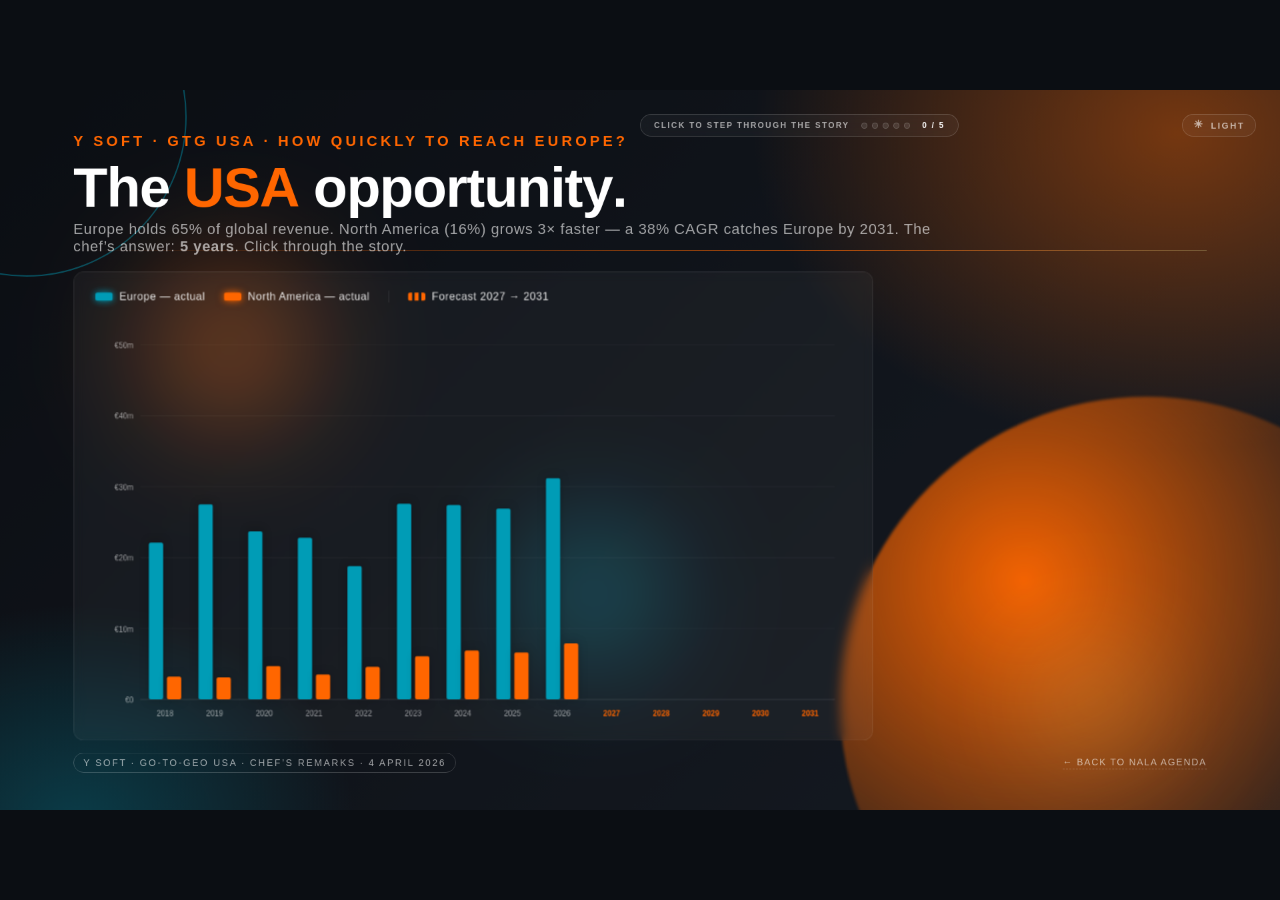
<file: nala-may-2026-kickoff/regional-share.html>
<!doctype html>
<html lang="en">
<head>
<meta charset="utf-8" />
<title>USA · Catching Europe by 2031 · Y Soft</title>
<meta name="viewport" content="width=device-width, initial-scale=1" />
<style>
  :root {
    --orange: #FF6600;
    --teal: #009CB6;
    --ink: #0E1116;

    --c-eu:  #009CB6;       /* Europe — teal */
    --c-eu-soft: rgba(0,156,182,0.30);
    --c-na:  #FF6600;       /* North America — orange */
    --c-na-soft: rgba(255,102,0,0.30);
    --c-na-glow: rgba(255,102,0,0.55);

    /* ===== dark theme (default) ===== */
    --bg-from:    #0B0E13;
    --bg-to:      #161B23;
    --text:       #FFFFFF;
    --text-soft:  rgba(255,255,255,0.92);
    --muted:      rgba(255,255,255,0.62);
    --rule:       rgba(255,255,255,0.10);
    --card-bg:    rgba(255,255,255,0.04);
    --card-border: rgba(255,255,255,0.10);
    --card-bg-hi: rgba(255,255,255,0.07);
    --grid:       rgba(255,255,255,0.08);
    --grid-axis:  rgba(255,255,255,0.18);
    --anno-line:  rgba(255,255,255,0.35);
    --hover-bg:   rgba(255,255,255,0.06);
    --pill-border: rgba(255,255,255,0.18);
    --link-border: rgba(255,255,255,0.25);
    --bokeh-blend: screen;
    --bokeh-opacity: 1;
    --orb-opacity: 1;
    --bar-shadow: 0 0 8px rgba(0,0,0,0.25);
  }

  :root[data-theme="light"] {
    --bg-from:    #FAF7F0;
    --bg-to:      #ECE6D8;
    --text:       #0E1116;
    --text-soft:  rgba(14,17,22,0.92);
    --muted:      rgba(14,17,22,0.55);
    --rule:       rgba(14,17,22,0.10);
    --card-bg:    rgba(255,255,255,0.62);
    --card-border: rgba(14,17,22,0.10);
    --card-bg-hi: rgba(255,255,255,0.85);
    --grid:       rgba(14,17,22,0.08);
    --grid-axis:  rgba(14,17,22,0.22);
    --anno-line:  rgba(14,17,22,0.35);
    --hover-bg:   rgba(14,17,22,0.05);
    --pill-border: rgba(14,17,22,0.18);
    --link-border: rgba(14,17,22,0.25);
    --bokeh-blend: multiply;
    --bokeh-opacity: 0.40;
    --orb-opacity: 0.28;
    --bar-shadow: 0 0 4px rgba(14,17,22,0.10);
  }

  * { box-sizing: border-box; }
  html, body {
    margin: 0; padding: 0;
    width: 100%; height: 100%;
    background: var(--bg-from);
    color: var(--text);
    font-family: "Inter", "Helvetica Neue", Arial, sans-serif;
    transition: background 320ms ease, color 320ms ease;
  }
  body {
    width: 100vw; height: 100vh;
    overflow: hidden;
    display: flex;
    align-items: center;
    justify-content: center;
  }

  .slide, .stat-card, .pill, .back-link, .theme-toggle, .step-hint, .step-dot,
  .bar-eu, .bar-na, .grid-line, .axis-text, .anno-text, .anno-text-sub,
  .forecast-line, .forecast-label {
    transition: background 320ms ease, color 320ms ease,
                fill 320ms ease, stroke 320ms ease,
                border-color 320ms ease, box-shadow 320ms ease,
                transform 220ms ease;
  }

  .slide {
    position: relative;
    width: 1920px;
    height: 1080px;
    flex-shrink: 0;
    overflow: hidden;
    transform: scale(var(--scale, 1));
    transform-origin: center center;
    will-change: transform;
    background:
      radial-gradient(ellipse 1100px 820px at 92% 6%, rgba(255,102,0,0.42) 0%, rgba(255,102,0,0) 58%),
      radial-gradient(ellipse 760px 600px at 6% 102%, rgba(0,156,182,0.30) 0%, rgba(0,156,182,0) 55%),
      linear-gradient(135deg, var(--bg-from) 0%, var(--bg-to) 100%);
    cursor: pointer;
  }
  .slide.is-done { cursor: default; }

  .orb {
    position: absolute;
    width: 920px; height: 920px;
    right: -260px; bottom: -300px;
    border-radius: 50%;
    background: radial-gradient(circle at 30% 30%, rgba(255,102,0,0.95), rgba(255,102,0,0.18) 55%, rgba(255,102,0,0) 75%);
    filter: blur(2px);
    opacity: var(--orb-opacity);
    animation: breathe 9s ease-in-out infinite;
  }
  @keyframes breathe {
    0%,100% { transform: scale(1); }
    50%     { transform: scale(1.06); }
  }

  .bokeh {
    position: absolute;
    border-radius: 50%;
    filter: blur(80px);
    pointer-events: none;
    mix-blend-mode: var(--bokeh-blend);
    opacity: var(--bokeh-opacity);
  }
  .bokeh.b1 {
    width: 380px; height: 380px;
    background: radial-gradient(circle, rgba(255,102,0,0.55), transparent 70%);
    top: 18%; left: 8%;
    animation: drift1 22s ease-in-out infinite;
  }
  .bokeh.b2 {
    width: 320px; height: 320px;
    background: radial-gradient(circle, rgba(0,156,182,0.55), transparent 70%);
    top: 55%; left: 38%;
    animation: drift2 28s ease-in-out infinite;
  }
  .bokeh.b3 {
    width: 280px; height: 280px;
    background: radial-gradient(circle, rgba(255,180,90,0.40), transparent 70%);
    top: 72%; left: 78%;
    animation: drift3 26s ease-in-out infinite;
  }
  @keyframes drift1 { 0%,100% { transform: translate(0,0) scale(1); } 50% { transform: translate(60px,-30px) scale(1.12); } }
  @keyframes drift2 { 0%,100% { transform: translate(0,0) scale(1); } 50% { transform: translate(-80px,40px) scale(1.08); } }
  @keyframes drift3 { 0%,100% { transform: translate(0,0) scale(0.95); } 50% { transform: translate(40px,-50px) scale(1.05); } }

  .ring {
    position: absolute;
    left: -200px; top: -200px;
    width: 480px; height: 480px;
    border: 2px solid rgba(0,156,182,0.45);
    border-radius: 50%;
  }

  .accent-line {
    position: absolute;
    left: 110px; right: 110px; top: 240px;
    height: 1px;
    background: linear-gradient(90deg, transparent, rgba(255,102,0,0.85), rgba(0,156,182,0.65), transparent);
    background-size: 200% 100%;
    transform: scaleX(0);
    transform-origin: left center;
    animation: shimmer 6s linear infinite, lineIn 1.4s 0.5s cubic-bezier(.2,.7,.2,1) forwards;
  }
  @keyframes shimmer { 0% { background-position: 0% 0; } 100% { background-position: 200% 0; } }
  @keyframes lineIn { from { transform: scaleX(0); } to { transform: scaleX(1); } }

  @keyframes fadeUp { from { opacity: 0; transform: translateY(24px); } to { opacity: 1; transform: translateY(0); } }
  @keyframes fadeIn { from { opacity: 0; } to { opacity: 1; } }
  @keyframes slideInRight { from { opacity: 0; transform: translateX(40px); } to { opacity: 1; transform: translateX(0); } }
  @keyframes letterIn {
    from { opacity: 0; transform: translateY(40px) rotateX(-30deg); }
    to   { opacity: 1; transform: translateY(0)  rotateX(0); }
  }
  @keyframes glowOrange {
    0%, 100% { text-shadow: 0 0 18px rgba(255,102,0,0.0); }
    50%      { text-shadow: 0 0 36px rgba(255,102,0,0.55); }
  }
  @keyframes pulse {
    0%, 100% { transform: scale(1); }
    50%      { transform: scale(1.04); }
  }

  .frame { position: absolute; inset: 0; padding: 64px 110px 56px; display: flex; flex-direction: column; }

  /* ===== top-right theme toggle ===== */
  .theme-toggle {
    position: absolute;
    top: 36px; right: 36px;
    z-index: 12;
    display: inline-flex;
    align-items: center;
    gap: 10px;
    padding: 8px 16px;
    font: inherit;
    font-size: 13px;
    font-weight: 600;
    letter-spacing: 0.18em;
    text-transform: uppercase;
    color: var(--muted);
    background: var(--card-bg);
    border: 1px solid var(--pill-border);
    border-radius: 999px;
    cursor: pointer;
    user-select: none;
    backdrop-filter: blur(8px);
    opacity: 0;
    animation: fadeUp 0.7s 0.3s ease-out forwards;
  }
  .theme-toggle:hover {
    color: var(--text);
    border-color: var(--orange);
    transform: translateY(-1px);
  }
  .theme-toggle:focus-visible {
    outline: 2px solid var(--orange);
    outline-offset: 3px;
  }
  .theme-toggle .glyph {
    font-size: 16px;
    line-height: 1;
    transform: translateY(-1px);
  }

  /* ===== top-center step indicator ===== */
  .step-hint {
    position: absolute;
    top: 36px; left: 50%;
    transform: translateX(-50%);
    z-index: 11;
    display: inline-flex;
    align-items: center;
    gap: 18px;
    padding: 9px 20px;
    font-size: 12px;
    font-weight: 600;
    letter-spacing: 0.18em;
    text-transform: uppercase;
    color: var(--muted);
    background: var(--card-bg);
    border: 1px solid var(--pill-border);
    border-radius: 999px;
    backdrop-filter: blur(8px);
    opacity: 0;
    animation: fadeUp 0.8s 1.7s ease-out forwards;
  }
  .step-hint .step-label { white-space: nowrap; }
  .step-hint .step-dots { display: inline-flex; gap: 7px; }
  .step-hint .step-dot {
    width: 9px; height: 9px;
    border-radius: 50%;
    background: var(--rule);
    border: 1px solid var(--pill-border);
    cursor: pointer;
  }
  .step-hint .step-dot.active {
    background: var(--orange);
    border-color: var(--orange);
    transform: scale(1.18);
    box-shadow: 0 0 10px rgba(255,102,0,0.55);
  }
  .step-hint.is-done {
    color: var(--orange);
    border-color: var(--orange);
  }
  .step-hint .step-count {
    font-variant-numeric: tabular-nums;
    color: var(--text);
    min-width: 28px;
    text-align: right;
  }

  .eyebrow {
    color: var(--orange);
    font-size: 22px;
    font-weight: 600;
    letter-spacing: 0.22em;
    text-transform: uppercase;
    margin-bottom: 14px;
    opacity: 0;
    animation: fadeUp 0.8s 0.1s ease-out forwards;
  }

  h1.title {
    font-weight: 800;
    font-size: 84px;
    line-height: 1.0;
    margin: 0 0 8px;
    letter-spacing: -0.02em;
    perspective: 800px;
  }
  .title .word { display: inline-block; }
  .title .ch {
    display: inline-block;
    opacity: 0;
    transform: translateY(40px) rotateX(-30deg);
    animation: letterIn 0.7s cubic-bezier(.2,.8,.2,1) forwards;
  }
  .title .accent { color: var(--orange); animation: glowOrange 4.5s ease-in-out 2.2s infinite; }

  .sub {
    font-size: 22px;
    color: var(--muted);
    margin: 0 0 24px;
    letter-spacing: 0.04em;
    opacity: 0;
    animation: fadeUp 0.8s 1.5s ease-out forwards;
    max-width: 1300px;
  }

  /* ===== two-column body ===== */
  .body-grid {
    flex: 1;
    display: grid;
    grid-template-columns: 1fr 460px;
    gap: 40px;
    min-height: 0;
    align-items: stretch;
  }

  .chart-card {
    position: relative;
    background: var(--card-bg);
    border: 1px solid var(--card-border);
    border-radius: 16px;
    padding: 24px 28px 20px;
    backdrop-filter: blur(8px);
    opacity: 0;
    animation: fadeUp 0.9s 1.5s cubic-bezier(.2,.7,.2,1) forwards;
    display: flex;
    flex-direction: column;
  }
  .chart-card svg { width: 100%; flex: 1; display: block; }

  .chart-legend {
    display: flex;
    align-items: center;
    gap: 28px;
    padding: 4px 4px 14px;
    color: var(--text-soft);
    font-size: 16px;
    letter-spacing: 0.04em;
  }
  .legend-item { display: inline-flex; align-items: center; gap: 10px; }
  .legend-swatch {
    width: 26px; height: 12px; border-radius: 3px;
    box-shadow: 0 0 12px currentColor;
  }
  .legend-swatch.solid-eu  { background: var(--c-eu);  color: var(--c-eu); }
  .legend-swatch.solid-na  { background: var(--c-na);  color: var(--c-na); }
  .legend-swatch.dashed {
    background: repeating-linear-gradient(90deg, currentColor 0 6px, transparent 6px 10px);
    box-shadow: none;
    color: var(--c-na);
  }
  .legend-divider {
    width: 1px; height: 18px;
    background: var(--rule);
  }

  /* ===== axes ===== */
  .grid-line { stroke: var(--grid); stroke-width: 1; }
  .grid-line.grid-axis { stroke: var(--grid-axis); }
  .axis-text { fill: var(--muted); font-size: 16px; }
  .axis-text-strong { fill: var(--text); font-weight: 600; }
  .axis-text-future { fill: var(--c-na); font-weight: 600; }

  .grid-line, .axis-text {
    opacity: 0;
    animation: fadeIn 0.8s 1.8s ease-out forwards;
  }

  /* ===== bars ===== */
  .bar {
    transform-box: fill-box;
    transform-origin: bottom center;
    transform: scaleY(0);
    opacity: 0;
    filter: drop-shadow(var(--bar-shadow));
  }
  .bar.is-revealed { animation: barGrow 0.85s cubic-bezier(.2,.8,.25,1) forwards; }
  @keyframes barGrow {
    from { transform: scaleY(0); opacity: 0; }
    50%  { opacity: 1; }
    to   { transform: scaleY(1); opacity: 1; }
  }
  .bar-eu { fill: var(--c-eu); }
  .bar-na { fill: var(--c-na); }
  .bar-eu-fc {
    fill: none;
    stroke: var(--c-eu);
    stroke-width: 2;
    stroke-dasharray: 4 4;
  }
  .bar-na-fc {
    fill: var(--c-na-soft);
    stroke: var(--c-na);
    stroke-width: 2;
  }

  /* forecast divider */
  .forecast-line {
    stroke: var(--c-na);
    stroke-width: 2;
    stroke-dasharray: 4 6;
    opacity: 0;
  }
  .forecast-line.is-revealed {
    animation: fadeIn 0.6s ease-out forwards;
  }
  .forecast-label {
    fill: var(--c-na);
    font-size: 14px;
    font-weight: 700;
    letter-spacing: 0.18em;
    text-transform: uppercase;
    opacity: 0;
  }
  .forecast-label.is-revealed { animation: fadeUp 0.7s ease-out forwards; }

  /* CAGR badge floating on chart */
  .cagr-badge {
    opacity: 0;
    transform-box: fill-box;
    transform-origin: center;
  }
  .cagr-badge.is-revealed {
    animation: fadeUp 0.7s cubic-bezier(.2,1.4,.4,1) forwards;
  }
  .cagr-bg {
    fill: var(--card-bg-hi);
    stroke: currentColor;
    stroke-width: 1.5;
  }
  .cagr-text {
    fill: var(--text);
    font-weight: 800;
    font-size: 22px;
    letter-spacing: -0.01em;
  }
  .cagr-sub {
    fill: var(--muted);
    font-size: 12px;
    font-weight: 600;
    letter-spacing: 0.16em;
    text-transform: uppercase;
  }
  .cagr-eu { color: var(--c-eu); }
  .cagr-na { color: var(--c-na); }

  /* catch-up arrow */
  .catch-arrow {
    fill: none;
    stroke: var(--c-na);
    stroke-width: 3;
    stroke-linecap: round;
    stroke-linejoin: round;
    stroke-dasharray: 800;
    stroke-dashoffset: 800;
    opacity: 0;
    filter: drop-shadow(0 0 12px var(--c-na-glow));
  }
  .catch-arrow.is-revealed {
    opacity: 1;
    animation: drawArrow 1.4s cubic-bezier(.55,.1,.25,1) forwards;
  }
  @keyframes drawArrow { to { stroke-dashoffset: 0; } }
  .catch-arrow-head { fill: var(--c-na); opacity: 0; }
  .catch-arrow-head.is-revealed {
    animation: fadeIn 0.4s 1.0s ease-out forwards;
  }

  /* ===== stats stack ===== */
  .stats {
    display: flex;
    flex-direction: column;
    gap: 16px;
    min-height: 0;
  }
  .stat-card {
    background: var(--card-bg);
    border: 1px solid var(--card-border);
    border-radius: 14px;
    padding: 18px 22px;
    backdrop-filter: blur(8px);
    opacity: 0;
    transform: translateX(40px);
    flex: 1;
    display: flex;
    flex-direction: column;
    justify-content: center;
    position: relative;
    overflow: hidden;
  }
  .stat-card.is-revealed {
    animation: slideInRight 0.7s cubic-bezier(.2,.8,.25,1) forwards;
  }
  .stat-card.is-revealed.is-final {
    animation: slideInRight 0.7s cubic-bezier(.2,.8,.25,1) forwards, pulse 3.5s 1.0s ease-in-out infinite;
  }
  .stat-card .label {
    color: var(--muted);
    font-size: 13px;
    font-weight: 700;
    letter-spacing: 0.18em;
    text-transform: uppercase;
    margin-bottom: 12px;
  }
  .stat-row {
    display: grid;
    grid-template-columns: 1fr 1fr;
    gap: 18px;
    align-items: center;
  }
  .stat-cell { display: flex; flex-direction: column; gap: 4px; }
  .stat-name {
    font-size: 13px;
    font-weight: 600;
    letter-spacing: 0.16em;
    text-transform: uppercase;
    color: var(--muted);
  }
  .stat-name.is-eu { color: var(--c-eu); }
  .stat-name.is-na { color: var(--c-na); }
  .stat-value {
    font-size: 44px;
    font-weight: 800;
    line-height: 1.0;
    letter-spacing: -0.02em;
    font-variant-numeric: tabular-nums;
    color: var(--text);
  }
  .stat-unit {
    font-size: 22px;
    font-weight: 700;
    color: var(--muted);
    margin-left: 4px;
    letter-spacing: 0;
  }
  .stat-meta {
    font-size: 14px;
    color: var(--muted);
    margin-top: 4px;
    letter-spacing: 0.04em;
  }
  .stat-card.is-final {
    background: linear-gradient(135deg, rgba(255,102,0,0.18), rgba(255,102,0,0.04));
    border-color: var(--c-na);
    box-shadow: 0 0 24px rgba(255,102,0,0.18);
  }
  .stat-card.is-final .label { color: var(--c-na); }
  .stat-card.is-final .stat-value { color: var(--c-na); text-shadow: 0 0 26px rgba(255,102,0,0.28); }
  .stat-card.is-final .ribbon {
    position: absolute;
    top: 14px; right: -50px;
    transform: rotate(35deg);
    background: var(--c-na);
    color: var(--text);
    font-size: 11px;
    font-weight: 800;
    letter-spacing: 0.18em;
    text-transform: uppercase;
    padding: 4px 60px;
    box-shadow: 0 6px 16px rgba(0,0,0,0.18);
  }
  :root[data-theme="light"] .stat-card.is-final .ribbon { color: #fff; }

  /* ===== footer ===== */
  .footer {
    margin-top: 18px;
    display: flex;
    justify-content: space-between;
    align-items: center;
    color: var(--muted);
    font-size: 16px;
    letter-spacing: 0.08em;
    opacity: 0;
    animation: fadeUp 0.8s 2.0s ease-out forwards;
  }
  .pill {
    display: inline-block;
    padding: 6px 14px;
    border: 1px solid var(--pill-border);
    border-radius: 999px;
    font-size: 14px;
    letter-spacing: 0.18em;
    text-transform: uppercase;
    color: var(--muted);
  }
  .back-link {
    color: var(--muted);
    text-decoration: none;
    font-size: 14px;
    letter-spacing: 0.12em;
    text-transform: uppercase;
    border-bottom: 1px dashed var(--link-border);
    padding-bottom: 2px;
  }
  .back-link:hover { color: var(--orange); border-color: var(--orange); }

  @media (prefers-reduced-motion: reduce) {
    *, *::before, *::after {
      animation-duration: 0.001s !important;
      animation-delay: 0s !important;
      transition-duration: 0.001s !important;
    }
  }
</style>
</head>
<body>

<section class="slide" id="slide">
  <div class="ring"></div>
  <div class="orb"></div>
  <div class="bokeh b1"></div>
  <div class="bokeh b2"></div>
  <div class="bokeh b3"></div>
  <div class="accent-line"></div>

  <button class="theme-toggle" id="theme-toggle" type="button" aria-pressed="false" aria-label="Toggle light mode">
    <span class="glyph" id="theme-glyph">☀</span>
    <span id="theme-label">Light</span>
  </button>

  <div class="step-hint" id="step-hint" role="status" aria-live="polite">
    <span class="step-label" id="step-label">Click to step through the story</span>
    <span class="step-dots" id="step-dots">
      <span class="step-dot" data-step="0" title="Today’s revenue"></span>
      <span class="step-dot" data-step="1" title="CAGR gap"></span>
      <span class="step-dot" data-step="2" title="FTE productivity"></span>
      <span class="step-dot" data-step="3" title="Forecast — catching Europe"></span>
      <span class="step-dot" data-step="4" title="Catch Europe by 2031"></span>
    </span>
    <span class="step-count"><span id="prog-current">0</span>&nbsp;/&nbsp;5</span>
  </div>

  <div class="frame">
    <div class="eyebrow">Y Soft · GTG USA · How quickly to reach Europe?</div>
    <h1 class="title" id="hero-title">The <span class="accent">USA</span> opportunity.</h1>
    <p class="sub">Europe holds 65% of global revenue. North America (16%) grows 3× faster — a 38% CAGR catches Europe by 2031. The chef’s answer: <strong>5 years</strong>. Click through the story.</p>

    <div class="body-grid">

      <!-- ========================= CHART CARD ========================= -->
      <div class="chart-card" id="chart-card">
        <div class="chart-legend">
          <span class="legend-item"><span class="legend-swatch solid-eu"></span>Europe — actual</span>
          <span class="legend-item"><span class="legend-swatch solid-na"></span>North America — actual</span>
          <span class="legend-divider"></span>
          <span class="legend-item"><span class="legend-swatch dashed"></span>Forecast 2027 → 2031</span>
        </div>

        <svg id="chart-svg" viewBox="0 0 1600 760" preserveAspectRatio="none"
             aria-label="Bar chart, regional sales 2018 to 2031, Europe vs North America">
          <!-- gridlines + y labels (€M) -->
          <g id="grid">
            <line class="grid-line" x1="100" y1="60"  x2="1560" y2="60"/>
            <text class="axis-text" x="86" y="66" text-anchor="end">€50m</text>
            <line class="grid-line" x1="100" y1="190" x2="1560" y2="190"/>
            <text class="axis-text" x="86" y="196" text-anchor="end">€40m</text>
            <line class="grid-line" x1="100" y1="320" x2="1560" y2="320"/>
            <text class="axis-text" x="86" y="326" text-anchor="end">€30m</text>
            <line class="grid-line" x1="100" y1="450" x2="1560" y2="450"/>
            <text class="axis-text" x="86" y="456" text-anchor="end">€20m</text>
            <line class="grid-line" x1="100" y1="580" x2="1560" y2="580"/>
            <text class="axis-text" x="86" y="586" text-anchor="end">€10m</text>
            <line class="grid-line grid-axis" x1="100" y1="710" x2="1560" y2="710"/>
            <text class="axis-text" x="86" y="716" text-anchor="end">€0</text>
          </g>

          <!-- forecast divider (revealed step 4) -->
          <line id="forecast-line" class="forecast-line" x1="0" y1="60" x2="0" y2="710" />
          <text id="forecast-label-hist" class="forecast-label" x="0" y="48" text-anchor="end">History</text>
          <text id="forecast-label-fc"   class="forecast-label" x="0" y="48" text-anchor="start">Forecast · 38% CAGR</text>

          <!-- bars + x-axis are rendered by JS -->
          <g id="bars-history"></g>
          <g id="bars-forecast"></g>
          <g id="axis-x"></g>

          <!-- CAGR badges (rendered by JS) -->
          <g id="cagr-badges"></g>

          <!-- catch-up arrow (rendered by JS) -->
          <g id="catch-arrow"></g>
        </svg>
      </div>

      <!-- ========================= STAT CARDS ========================= -->
      <div class="stats">
        <div class="stat-card" data-stat="0">
          <div class="label">Today · FY2026 global mix</div>
          <div class="stat-row">
            <div class="stat-cell">
              <span class="stat-name is-eu">Europe</span>
              <div><span class="stat-value" id="v-eu-rev">65</span><span class="stat-unit">%</span></div>
              <span class="stat-meta">€31.2m · majority share</span>
            </div>
            <div class="stat-cell">
              <span class="stat-name is-na">North America</span>
              <div><span class="stat-value" id="v-na-rev">16</span><span class="stat-unit">%</span></div>
              <span class="stat-meta">€7.9m · #2 region</span>
            </div>
          </div>
        </div>

        <div class="stat-card" data-stat="1">
          <div class="label">CAGR · long-range vs recent 3-yr</div>
          <div class="stat-row">
            <div class="stat-cell">
              <span class="stat-name is-eu">Europe</span>
              <div><span class="stat-value" id="v-eu-cagr">4.4</span><span class="stat-unit">%</span></div>
              <span class="stat-meta">2018→26 · 4.1% recent (’23→26)</span>
            </div>
            <div class="stat-cell">
              <span class="stat-name is-na">North America</span>
              <div><span class="stat-value" id="v-na-cagr">12</span><span class="stat-unit">%</span></div>
              <span class="stat-meta">2018→26 · 8.9% recent (’23→26)</span>
            </div>
          </div>
        </div>

        <div class="stat-card" data-stat="2">
          <div class="label">Field team · 2026</div>
          <div class="stat-row">
            <div class="stat-cell">
              <span class="stat-name is-eu">Europe</span>
              <div><span class="stat-value" id="v-eu-fte">31</span><span class="stat-unit">FTE</span></div>
              <span class="stat-meta">€1.0m revenue / FTE</span>
            </div>
            <div class="stat-cell">
              <span class="stat-name is-na">USA</span>
              <div><span class="stat-value" id="v-na-fte">16</span><span class="stat-unit">FTE</span></div>
              <span class="stat-meta">€0.5m revenue / FTE</span>
            </div>
          </div>
        </div>

        <div class="stat-card is-final" data-stat="3">
          <div class="ribbon">5 yrs</div>
          <div class="label">Catch Europe by 2031</div>
          <div class="stat-row">
            <div class="stat-cell">
              <span class="stat-name is-na">Required CAGR</span>
              <div><span class="stat-value" id="v-need-cagr">38</span><span class="stat-unit">%</span></div>
              <span class="stat-meta">€7.9m → €39m</span>
            </div>
            <div class="stat-cell">
              <span class="stat-name is-eu">Status quo</span>
              <div><span class="stat-value" id="v-eu-2031">2057</span></div>
              <span class="stat-meta">parity at current 12% CAGR</span>
            </div>
          </div>
        </div>
      </div>
    </div>

    <div class="footer">
      <span class="pill">Y Soft · Go-to-Geo USA · Chef’s remarks · 4 April 2026</span>
      <a class="back-link" href="index.html">← Back to NALA agenda</a>
    </div>
  </div>
</section>

<script>
  // ============================================================
  // Auto-fit: scale 1920x1080 canvas to viewport
  // ============================================================
  (function autoFit() {
    const root = document.documentElement;
    const fit = () => {
      const s = Math.min(window.innerWidth / 1920, window.innerHeight / 1080);
      root.style.setProperty('--scale', s);
    };
    fit();
    window.addEventListener('resize', fit, { passive: true });
    window.addEventListener('orientationchange', fit, { passive: true });
  })();

  // ============================================================
  // Theme toggle (persists in localStorage)
  // ============================================================
  (function themeToggle() {
    const root = document.documentElement;
    const btn = document.getElementById('theme-toggle');
    const glyph = document.getElementById('theme-glyph');
    const label = document.getElementById('theme-label');
    const KEY = 'nala-regional-theme';

    const apply = (theme) => {
      if (theme === 'light') root.setAttribute('data-theme', 'light');
      else root.removeAttribute('data-theme');
      const isLight = theme === 'light';
      btn.setAttribute('aria-pressed', String(isLight));
      glyph.textContent = isLight ? '☾' : '☀';
      label.textContent = isLight ? 'Dark' : 'Light';
    };

    const initial = localStorage.getItem(KEY) === 'light' ? 'light' : 'dark';
    apply(initial);

    btn.addEventListener('click', (e) => {
      e.stopPropagation();
      const next = root.getAttribute('data-theme') === 'light' ? 'dark' : 'light';
      apply(next);
      localStorage.setItem(KEY, next);
    });
  })();

  // ============================================================
  // Letter-by-letter hero title
  // ============================================================
  (function splitTitle() {
    const h1 = document.getElementById('hero-title');
    if (!h1) return;
    const nodes = [...h1.childNodes];
    h1.replaceChildren();
    let i = 0;
    const addLetters = (text, target) => {
      [...text].forEach(ch => {
        const s = document.createElement('span');
        s.className = 'ch';
        s.textContent = ch === ' ' ? ' ' : ch;
        s.style.animationDelay = (0.25 + i * 0.045) + 's';
        i++;
        target.appendChild(s);
      });
    };
    nodes.forEach(node => {
      if (node.nodeType === 3) {
        node.textContent.split(' ').forEach((word, wIdx, arr) => {
          if (word.length) {
            const w = document.createElement('span');
            w.className = 'word';
            addLetters(word, w);
            h1.appendChild(w);
          }
          if (wIdx < arr.length - 1) h1.appendChild(document.createTextNode(' '));
        });
      } else if (node.nodeType === 1) {
        const wrap = document.createElement('span');
        wrap.className = 'word ' + node.className;
        addLetters(node.textContent, wrap);
        h1.appendChild(wrap);
      }
    });
  })();

  // ============================================================
  // Build bar chart (all 14 years; forecast bars start hidden)
  // ============================================================
  const SVG_NS = 'http://www.w3.org/2000/svg';

  // Source data: revenue in € millions, sales by year
  // Europe history 2018-2026 (4.4% CAGR forward), then forecast at 4.4%
  // USA history 2018-2026 (~12% CAGR), then forecast at 38% CAGR
  const YEARS_HIST = [2018, 2019, 2020, 2021, 2022, 2023, 2024, 2025, 2026];
  const YEARS_FC   = [2027, 2028, 2029, 2030, 2031];
  const YEARS = [...YEARS_HIST, ...YEARS_FC];

  const EU_HIST = [22.1, 27.5, 23.7, 22.8, 18.8, 27.6, 27.4, 26.9, 31.2];
  const NA_HIST = [3.2,  3.1,  4.7,  3.5,  4.6,  6.1,  6.9,  6.6,  7.9];

  // Forecast: continue Europe at 4.4% CAGR; USA at 38% CAGR
  const cagrExtend = (last, rate, n) => {
    const out = []; let v = last;
    for (let i = 0; i < n; i++) { v = v * (1 + rate); out.push(+v.toFixed(2)); }
    return out;
  };
  const EU_FC = cagrExtend(EU_HIST.at(-1), 0.044, 5);   // 32.6, 34.0, 35.5, 37.1, 38.7
  const NA_FC = cagrExtend(NA_HIST.at(-1), 0.38, 5);    // 10.9, 15.0, 20.7, 28.6, 39.4

  // chart geometry — viewBox: 1600 x 760
  const PLOT = { left: 100, right: 1560, top: 60, bottom: 710 };
  const PLOT_W = PLOT.right - PLOT.left;       // 1460
  const PLOT_H = PLOT.bottom - PLOT.top;       // 650
  const Y_MAX_M = 50;                          // €50m at the top
  const yFor = (vM) => PLOT.bottom - (vM / Y_MAX_M) * PLOT_H;
  const yPx = (vM) => PLOT_H * (vM / Y_MAX_M);

  const N = YEARS.length;
  const groupW = PLOT_W / N;                   // 104.28
  const BAR_W = 30;
  const BAR_GAP = 8;
  const groupCenter = (i) => PLOT.left + (i + 0.5) * groupW;

  const barX_eu = (i) => groupCenter(i) - (BAR_W + BAR_GAP / 2);
  const barX_na = (i) => groupCenter(i) + (BAR_GAP / 2);

  function makeBar({ x, y, w, h, klass, rx = 4 }) {
    const r = document.createElementNS(SVG_NS, 'rect');
    r.setAttribute('x', x);
    r.setAttribute('y', y);
    r.setAttribute('width', w);
    r.setAttribute('height', Math.max(h, 0));
    r.setAttribute('rx', rx);
    r.setAttribute('class', klass);
    return r;
  }

  // axis-x labels
  (function renderAxis() {
    const axis = document.getElementById('axis-x');
    YEARS.forEach((yr, i) => {
      const isFC = i >= YEARS_HIST.length;
      const isLast = i === N - 1;
      const t = document.createElementNS(SVG_NS, 'text');
      t.setAttribute('x', groupCenter(i));
      t.setAttribute('y', 740);
      t.setAttribute('text-anchor', 'middle');
      t.setAttribute('class', 'axis-text' + (isLast ? ' axis-text-strong' : '') + (isFC ? ' axis-text-future' : ''));
      t.textContent = yr;
      axis.appendChild(t);
    });
  })();

  // history bars
  (function renderHistoryBars() {
    const layer = document.getElementById('bars-history');
    YEARS_HIST.forEach((_, i) => {
      const eu = EU_HIST[i], na = NA_HIST[i];
      const euBar = makeBar({ x: barX_eu(i), y: yFor(eu), w: BAR_W, h: yPx(eu), klass: 'bar bar-eu', rx: 4 });
      const naBar = makeBar({ x: barX_na(i), y: yFor(na), w: BAR_W, h: yPx(na), klass: 'bar bar-na', rx: 4 });
      // history bars reveal as part of the initial chart-card animation
      euBar.style.animationDelay = (1.65 + i * 0.05) + 's';
      naBar.style.animationDelay = (1.7  + i * 0.05) + 's';
      euBar.classList.add('is-revealed');
      naBar.classList.add('is-revealed');
      layer.appendChild(euBar);
      layer.appendChild(naBar);
    });
  })();

  // forecast bars: EU = dashed outline, NA = filled-soft + outline
  (function renderForecastBars() {
    const layer = document.getElementById('bars-forecast');
    YEARS_FC.forEach((_, i) => {
      const idx = YEARS_HIST.length + i;
      const eu = EU_FC[i], na = NA_FC[i];
      const euBar = makeBar({ x: barX_eu(idx), y: yFor(eu), w: BAR_W, h: yPx(eu), klass: 'bar bar-eu-fc' });
      const naBar = makeBar({ x: barX_na(idx), y: yFor(na), w: BAR_W, h: yPx(na), klass: 'bar bar-na-fc' });
      euBar.style.animationDelay = (i * 0.07) + 's';
      naBar.style.animationDelay = (i * 0.07 + 0.05) + 's';
      euBar.dataset.fc = 'eu';
      naBar.dataset.fc = 'na';
      layer.appendChild(euBar);
      layer.appendChild(naBar);
    });
  })();

  // forecast divider line + labels — positioned between 2026 and 2027
  (function renderForecastLine() {
    const xMid = (groupCenter(YEARS_HIST.length - 1) + groupCenter(YEARS_HIST.length)) / 2;
    const fl = document.getElementById('forecast-line');
    fl.setAttribute('x1', xMid);
    fl.setAttribute('x2', xMid);
    document.getElementById('forecast-label-hist').setAttribute('x', xMid - 8);
    document.getElementById('forecast-label-fc').setAttribute('x', xMid + 8);
  })();

  // CAGR badges floating on the chart (revealed step 2)
  (function renderCagrBadges() {
    const layer = document.getElementById('cagr-badges');

    const badge = ({ x, y, big, sub, klass }) => {
      const g = document.createElementNS(SVG_NS, 'g');
      g.setAttribute('class', 'cagr-badge ' + klass);
      g.setAttribute('transform', `translate(${x},${y})`);
      const w = 170, h = 64;
      const r = document.createElementNS(SVG_NS, 'rect');
      r.setAttribute('class', 'cagr-bg');
      r.setAttribute('x', -w / 2); r.setAttribute('y', -h / 2);
      r.setAttribute('width', w);  r.setAttribute('height', h);
      r.setAttribute('rx', 12);
      g.appendChild(r);
      const t1 = document.createElementNS(SVG_NS, 'text');
      t1.setAttribute('class', 'cagr-text');
      t1.setAttribute('x', 0); t1.setAttribute('y', -2);
      t1.setAttribute('text-anchor', 'middle');
      t1.textContent = big;
      g.appendChild(t1);
      const t2 = document.createElementNS(SVG_NS, 'text');
      t2.setAttribute('class', 'cagr-sub');
      t2.setAttribute('x', 0); t2.setAttribute('y', 18);
      t2.setAttribute('text-anchor', 'middle');
      t2.textContent = sub;
      g.appendChild(t2);
      return g;
    };

    // Place above the 2022-area for europe, just over the 2024-area for NA
    const euBadge = badge({
      x: groupCenter(2),  // around 2020 — leaves space above the bars
      y: 130,
      big: '4.4% CAGR',
      sub: 'Europe · 2018→26',
      klass: 'cagr-eu',
    });
    const naBadge = badge({
      x: groupCenter(5),
      y: 220,
      big: '12% CAGR',
      sub: 'USA · 2018→26',
      klass: 'cagr-na',
    });
    layer.appendChild(euBadge);
    layer.appendChild(naBadge);
  })();

  // Catch-up arrow (revealed final step) — curved arrow from NA 2026 bar top to NA 2031 bar top
  (function renderCatchArrow() {
    const layer = document.getElementById('catch-arrow');
    const x1 = barX_na(YEARS_HIST.length - 1) + BAR_W / 2;
    const y1 = yFor(NA_HIST.at(-1));
    const x2 = barX_na(YEARS.length - 1) + BAR_W / 2;
    const y2 = yFor(NA_FC.at(-1)) - 14;
    const cx = (x1 + x2) / 2;
    const cy = Math.min(y1, y2) - 70;
    const path = document.createElementNS(SVG_NS, 'path');
    path.setAttribute('class', 'catch-arrow');
    path.setAttribute('d', `M ${x1} ${y1 - 6} Q ${cx} ${cy} ${x2} ${y2}`);
    layer.appendChild(path);

    // arrowhead
    const head = document.createElementNS(SVG_NS, 'polygon');
    head.setAttribute('class', 'catch-arrow-head');
    const ax = x2, ay = y2;
    head.setAttribute('points', `${ax - 9},${ay - 14} ${ax + 9},${ay - 14} ${ax},${ay + 4}`);
    layer.appendChild(head);

    // label — pill-style background + text, positioned along the curve apex
    const labelGroup = document.createElementNS(SVG_NS, 'g');
    labelGroup.setAttribute('class', 'catch-label-group');
    labelGroup.style.opacity = '0';
    labelGroup.style.transition = 'opacity 0.5s 0.8s';
    labelGroup.dataset.role = 'catch-label';

    const labelW = 230, labelH = 44;
    const labelX = cx - labelW / 2;
    const labelY = cy + 32;

    const bg = document.createElementNS(SVG_NS, 'rect');
    bg.setAttribute('x', labelX);
    bg.setAttribute('y', labelY);
    bg.setAttribute('width', labelW);
    bg.setAttribute('height', labelH);
    bg.setAttribute('rx', 22);
    bg.setAttribute('fill', 'var(--c-na)');
    bg.setAttribute('opacity', '0.95');
    labelGroup.appendChild(bg);

    const t = document.createElementNS(SVG_NS, 'text');
    t.setAttribute('x', cx);
    t.setAttribute('y', labelY + labelH / 2 + 7);
    t.setAttribute('text-anchor', 'middle');
    t.setAttribute('fill', '#fff');
    t.style.fontSize = '20px';
    t.style.fontWeight = '800';
    t.style.letterSpacing = '0.02em';
    t.textContent = '€7.9m → €39m';
    labelGroup.appendChild(t);

    layer.appendChild(labelGroup);
  })();

  // ============================================================
  // Click-by-click reveal
  // 0 → reveal stat 0 (today rev)
  // 1 → reveal stat 1 (CAGR) + cagr badges on chart
  // 2 → reveal stat 2 (FTE)
  // 3 → reveal forecast bars + forecast divider/label
  // 4 → reveal final stat (catch Europe) + catch arrow
  // ============================================================
  (function clickReveal() {
    const slide = document.getElementById('slide');
    const hint = document.getElementById('step-hint');
    const label = document.getElementById('step-label');
    const counter = document.getElementById('prog-current');
    const dots = [...document.querySelectorAll('.step-hint .step-dot')];
    const labels = [
      'Today’s revenue revealed',
      'CAGR comparison revealed',
      'Field-team productivity revealed',
      'Forecast — 38% CAGR for USA',
      'Catching Europe by 2031',
    ];
    const TOTAL = 5;
    let step = 0;

    const cards = [...document.querySelectorAll('.stat-card')];
    const cagrBadges = [...document.querySelectorAll('.cagr-badge')];
    const fcBars = [...document.querySelectorAll('[data-fc]')];
    const fcDivider = document.getElementById('forecast-line');
    const fcLabelHist = document.getElementById('forecast-label-hist');
    const fcLabelFc = document.getElementById('forecast-label-fc');
    const catchArrow = document.querySelector('.catch-arrow');
    const catchHead = document.querySelector('.catch-arrow-head');
    const catchLabel = document.querySelector('[data-role="catch-label"]');

    const setRevealed = (el, on) => el && el.classList.toggle('is-revealed', on);

    const apply = () => {
      // stat cards: 0..2 normal, final card after step 3
      cards.forEach((c, i) => {
        const want = i < step;
        c.style.animationDelay = (i === step - 1 ? '0s' : '0s');
        setRevealed(c, want);
      });
      // CAGR badges with stagger when step >= 2
      cagrBadges.forEach((b, i) => {
        b.style.animationDelay = (i * 0.18) + 's';
        setRevealed(b, step >= 2);
      });
      // forecast bars + divider after step 4
      fcBars.forEach((b) => setRevealed(b, step >= 4));
      [fcDivider, fcLabelHist, fcLabelFc].forEach(e => setRevealed(e, step >= 4));
      // catch-up arrow after step 5
      setRevealed(catchArrow, step >= 5);
      setRevealed(catchHead, step >= 5);
      if (catchLabel) catchLabel.style.opacity = step >= 5 ? '1' : '0';

      // step hint
      counter.textContent = step;
      dots.forEach((d, i) => d.classList.toggle('active', i < step));
      if (step === 0) {
        label.textContent = 'Click to step through the story';
        hint.classList.remove('is-done');
        slide.classList.remove('is-done');
      } else if (step >= TOTAL) {
        label.textContent = labels[TOTAL - 1];
        hint.classList.add('is-done');
        slide.classList.add('is-done');
      } else {
        label.textContent = labels[step - 1];
        hint.classList.remove('is-done');
        slide.classList.remove('is-done');
      }
    };

    const advance = () => { if (step < TOTAL) { step++; apply(); } };
    const back    = () => { if (step > 0)     { step--; apply(); } };
    const jumpTo  = (t) => { step = Math.max(0, Math.min(TOTAL, t)); apply(); };

    const isInteractive = (target) => !!target.closest('button, a, .step-dot');

    slide.addEventListener('click', (e) => {
      if (isInteractive(e.target)) return;
      advance();
    });

    dots.forEach((dot, i) => {
      dot.addEventListener('click', (e) => {
        e.stopPropagation();
        jumpTo(i + 1);
      });
    });

    document.addEventListener('keydown', (e) => {
      if (e.target.tagName === 'BUTTON' || e.target.tagName === 'A') return;
      if (e.key === 'ArrowRight' || e.key === ' ' || e.key === 'Enter') {
        e.preventDefault(); advance();
      } else if (e.key === 'ArrowLeft' || e.key === 'Backspace') {
        e.preventDefault(); back();
      } else if (e.key === 'Escape' || e.key === 'r' || e.key === 'R' || e.key === '0') {
        jumpTo(0);
      } else if (/^[1-5]$/.test(e.key)) {
        jumpTo(parseInt(e.key, 10));
      }
    });

    apply();
  })();
</script>

</body>
</html>
</file>
<file: lexmark-xerox/styles.css>
/* ==== Y Soft / SAFEQ Cloud — TechU Virtual deck ==== */

@font-face {
  font-family: "YSoft";
  src: url("fonts/YSoft-Regular.otf") format("opentype");
  font-weight: 400; font-style: normal; font-display: swap;
}
@font-face {
  font-family: "YSoft";
  src: url("fonts/YSoft-Bold.otf") format("opentype");
  font-weight: 700; font-style: normal; font-display: swap;
}
@import url("https://rsms.me/inter/inter.css");

:root {
  --orange: #FF6600;
  --orange-ink: #E55A00;
  --orange-wash: #FFF1E6;
  --turq: #009CB6;
  --turq-ink: #007F95;
  --turq-wash: #E5F5F8;
  --grey-circle: #B2B2B2;
  --off-white: #F2F2F2;
  --grey-11: #53565A;
  --grey-7: #97999B;
  --ink: #000000;
  --border: #E5E5E5;

  --font-display: "YSoft", "Arial Black", Impact, sans-serif;
  --font-sans: "Inter", "Lab Grotesque", Arial, system-ui, sans-serif;
}

/* Deck-stage slides are 1920x1080 */
.slide {
  background: #fff;
  font-family: var(--font-sans);
  color: var(--ink);
  position: relative;
  overflow: hidden;
}

/* Standard padded frame */
.frame {
  position: absolute;
  inset: 0;
  padding: 150px 110px 96px;
  box-sizing: border-box;
  display: flex;
  flex-direction: column;
}

/* Headlines — YSoft, Bold, UPPERCASE, tight leading */
.display {
  font-family: var(--font-display);
  font-weight: 700;
  text-transform: uppercase;
  line-height: 0.95;
  letter-spacing: -0.01em;
  color: var(--ink);
  margin: 0;
}
.eyebrow {
  font-family: var(--font-sans);
  font-weight: 600;
  font-size: 20px;
  letter-spacing: 0.18em;
  text-transform: uppercase;
  color: var(--orange);
  margin: 0 0 28px;
}
.perex {
  font-family: var(--font-sans);
  font-weight: 500;
  font-size: 30px;
  line-height: 1.35;
  color: var(--grey-11);
  margin: 0;
  max-width: 1100px;
}
.body {
  font-family: var(--font-sans);
  font-weight: 400;
  font-size: 28px;
  line-height: 1.5;
  color: var(--grey-11);
  margin: 0;
}
.body-lg {
  font-family: var(--font-sans);
  font-weight: 400;
  font-size: 34px;
  line-height: 1.45;
  color: var(--grey-11);
}

/* Title sizes */
.h-title    { font-size: 96px; }
.h-section  { font-size: 72px; }
.h-display  { font-size: 168px; }

/* Small caption */
.caption {
  font-family: var(--font-sans);
  font-size: 22px;
  font-weight: 500;
  letter-spacing: 0.1em;
  text-transform: uppercase;
  color: var(--grey-7);
}

/* Slide chrome: logo TL, footer BL/BR */
.logo-tl {
  position: absolute;
  top: 56px; left: 110px;
  height: 52px;
  z-index: 5;
}
.logo-tl.white { filter: brightness(0) invert(1); opacity: 0.95; }

/* HP TechU co-brand logo, top-right — auto-swaps dark/light via .slide--dark class */
.logo-tr {
  position: absolute;
  top: 40px; right: 96px;
  height: 96px;
  z-index: 5;
  pointer-events: none;
}
.logo-tr .hp-dark { display: block; }
.logo-tr .hp-light { display: none; }
.slide--dark .logo-tr .hp-dark { display: none; }
.slide--dark .logo-tr .hp-light { display: block; }
/* stack both at same place */
.logo-tr img { position: absolute; top: 0; right: 0; height: 96px; }
.footer {
  position: absolute;
  left: 110px; right: 110px;
  bottom: 42px;
  display: flex;
  justify-content: space-between;
  align-items: center;
  font-family: var(--font-sans);
  font-size: 18px;
  font-weight: 500;
  color: var(--grey-7);
  letter-spacing: 0.08em;
  text-transform: uppercase;
  z-index: 5;
}
.footer.on-dark { color: rgba(255,255,255,0.6); }

/* Brand circle — signature motif */
.circle {
  position: absolute;
  border-radius: 50%;
  background: var(--orange);
}
.circle--turq { background: var(--turq); }
.circle--grey { background: var(--grey-circle); }

/* Number pill (for small stat tiles) */
.pill-num {
  font-family: var(--font-display);
  font-weight: 700;
  text-transform: uppercase;
  line-height: 0.95;
  color: var(--orange);
}

/* Dark slide variant */
.slide--dark { background: var(--ink); color: #fff; }
.slide--dark .display { color: #fff; }
.slide--dark .body { color: rgba(255,255,255,0.85); }
.slide--dark .perex { color: rgba(255,255,255,0.75); }
.slide--dark .eyebrow { color: var(--orange); }

/* Off-white slide */
.slide--wash { background: var(--off-white); }

/* Stat display (large number + caption) */
.stat-big {
  font-family: var(--font-display);
  font-weight: 700;
  text-transform: uppercase;
  line-height: 0.92;
  color: var(--ink);
  font-size: 180px;
  letter-spacing: -0.02em;
}
.stat-big .unit { font-size: 0.55em; color: var(--orange); margin-left: 8px; }
.stat-label {
  font-family: var(--font-sans);
  font-weight: 500;
  font-size: 26px;
  color: var(--grey-11);
  letter-spacing: 0.04em;
  text-transform: uppercase;
  margin-top: 16px;
}

/* Card - minimal, no shadow */
.card {
  background: #fff;
  border: 1px solid var(--border);
  padding: 40px;
  border-radius: 4px;
}
.card--wash { background: var(--off-white); border: 0; }
.card--orange { background: var(--orange); color: #fff; border: 0; }
.card--orange .card-title { color: #fff; }
.card--ink { background: var(--ink); color: #fff; border: 0; }
.card-title {
  font-family: var(--font-display);
  font-weight: 700;
  text-transform: uppercase;
  font-size: 32px;
  line-height: 1;
  color: var(--ink);
  margin: 0 0 16px;
  letter-spacing: 0.02em;
}
.card-body {
  font-family: var(--font-sans);
  font-size: 22px;
  line-height: 1.45;
  color: var(--grey-11);
  margin: 0;
}
.card--orange .card-body { color: rgba(255,255,255,0.9); }

/* Step index (used for numbering) */
.step-num {
  font-family: var(--font-display);
  font-weight: 700;
  font-size: 28px;
  color: var(--orange);
  letter-spacing: 0;
}

/* Vertical divider */
.vrule { width: 1px; background: var(--border); align-self: stretch; }

/* Full-bleed image helper */
.bleed-img {
  position: absolute;
  inset: 0;
  width: 100%;
  height: 100%;
  object-fit: cover;
}
.bleed-veil {
  position: absolute;
  inset: 0;
  background: linear-gradient(90deg, rgba(0,0,0,0.7) 0%, rgba(0,0,0,0.55) 45%, rgba(0,0,0,0) 75%);
}

/* Agenda row */
.agenda-row {
  display: grid;
  grid-template-columns: 80px 1fr auto;
  align-items: baseline;
  gap: 36px;
  padding: 28px 0;
  border-top: 1px solid var(--border);
}
.agenda-row:last-child { border-bottom: 1px solid var(--border); }
.agenda-num {
  font-family: var(--font-display);
  font-weight: 700;
  font-size: 36px;
  color: var(--orange);
}
.agenda-title {
  font-family: var(--font-display);
  font-weight: 700;
  text-transform: uppercase;
  font-size: 42px;
  letter-spacing: 0;
  color: var(--ink);
}
.agenda-meta {
  font-family: var(--font-sans);
  font-weight: 500;
  font-size: 20px;
  color: var(--grey-7);
  letter-spacing: 0.08em;
  text-transform: uppercase;
}

/* Pillar card (3 across) */
.pillars { display: grid; grid-template-columns: 1fr 1fr 1fr; gap: 36px; }
.pillar {
  background: #fff;
  border: 1px solid var(--border);
  padding: 44px 40px;
  display: flex;
  flex-direction: column;
  gap: 18px;
}
.pillar-num {
  width: 72px; height: 72px;
  border-radius: 50%;
  background: var(--orange);
  color: #fff;
  display: flex; align-items: center; justify-content: center;
  font-family: var(--font-display);
  font-weight: 700;
  font-size: 36px;
}
.pillar-title {
  font-family: var(--font-display);
  font-weight: 700;
  text-transform: uppercase;
  font-size: 34px;
  color: var(--ink);
  letter-spacing: 0;
  line-height: 1;
}
.pillar ul { margin: 4px 0 0; padding-left: 0; list-style: none; }
.pillar ul li {
  font-family: var(--font-sans);
  font-size: 22px;
  color: var(--grey-11);
  padding: 10px 0 10px 26px;
  position: relative;
  line-height: 1.35;
}
.pillar ul li::before {
  content: "";
  position: absolute; left: 0; top: 18px;
  width: 10px; height: 10px; border-radius: 50%;
  background: var(--orange);
}

/* Table */
.data-table {
  width: 100%;
  border-collapse: collapse;
  font-family: var(--font-sans);
}
.data-table th, .data-table td {
  padding: 16px 14px;
  text-align: left;
  font-size: 22px;
  border-bottom: 1px solid var(--border);
}
.data-table th {
  font-weight: 600;
  color: var(--grey-7);
  font-size: 18px;
  letter-spacing: 0.08em;
  text-transform: uppercase;
  border-bottom: 2px solid var(--ink);
}
.data-table tbody tr:last-child td { border-bottom: 2px solid var(--ink); }
.data-table td.num { font-variant-numeric: tabular-nums; font-weight: 500; color: var(--ink); white-space: nowrap; }
.data-table tr.total td {
  font-weight: 700;
  font-size: 24px;
  background: var(--orange-wash);
}
.data-table tr.total td.num { color: var(--orange); }

/* Page number + section label strip */
.page-no {
  font-family: var(--font-sans);
  font-weight: 600;
  font-size: 18px;
  color: var(--grey-7);
  letter-spacing: 0.1em;
}


/* ====================================================================
   CHAPTER PROGRESS RAIL
   Fixed overlay inside the deck viewport. Scales to sit on top of the
   deck-stage canvas. Uses the same design language as slide footers.
   ==================================================================== */

:root { --rail-accent: #FF6600; }

#chapter-rail {
  position: fixed;
  left: 0;
  right: 0;
  z-index: 2147482500;
  pointer-events: none;
  font-family: var(--font-sans);
  padding: 10px 32px;
  background: rgba(0,0,0,0.85);
  backdrop-filter: blur(6px);
}
#chapter-rail[data-position="top"] { top: 0; }
#chapter-rail[data-position="bottom"] { bottom: 0; }
#chapter-rail .rail-chip-label { color: rgba(255,255,255,0.55) !important; }
#chapter-rail .rail-chip.is-active .rail-chip-label { color: #fff !important; }
#chapter-rail .rail-chip.is-done .rail-chip-label { color: rgba(255,255,255,0.7) !important; }
#chapter-rail .rail-chip-bar { background: rgba(255,255,255,0.18) !important; }
#chapter-rail .rail-chip.is-done .rail-chip-bar-fill { background: rgba(255,255,255,0.5) !important; }

.rail-inner {
  display: flex;
  flex-direction: column;
  gap: 6px;
  max-width: 1760px;
  margin: 0 auto;
}

/* ---- Chapter chips (default style) ---- */
.rail-chapters {
  display: grid;
  grid-auto-flow: column;
  grid-auto-columns: 1fr;
  gap: 8px;
  align-items: end;
}
.rail-chip {
  display: flex;
  flex-direction: column;
  gap: 6px;
  min-width: 0;
}
.rail-chip-label {
  font-size: 11px;
  font-weight: 600;
  text-transform: uppercase;
  letter-spacing: 0.12em;
  color: rgba(0,0,0,0.45);
  white-space: nowrap;
  overflow: hidden;
  text-overflow: ellipsis;
  transition: color 200ms ease;
}
.rail-chip-bar {
  height: 3px;
  background: rgba(0,0,0,0.12);
  border-radius: 2px;
  overflow: hidden;
}
.rail-chip-bar-fill {
  height: 100%;
  width: 0%;
  background: var(--rail-accent);
  border-radius: 2px;
  transition: width 420ms cubic-bezier(.2,.8,.2,1);
}
.rail-chip.is-active .rail-chip-label {
  color: #000;
}
.rail-chip.is-done .rail-chip-label {
  color: rgba(0,0,0,0.55);
}
.rail-chip.is-done .rail-chip-bar-fill {
  background: rgba(0,0,0,0.35);
}
.rail-chip.is-active .rail-chip-bar {
  background: rgba(0,0,0,0.16);
}

/* ---- On dark slides, invert rail colors via deck-stage active slide ---- */
/* Detect dark slide by checking if the active section has .slide--dark */
body:has(section[data-deck-active].slide--dark) #chapter-rail .rail-chip .rail-chip-label {
  color: rgba(255,255,255,0.45);
}
body:has(section[data-deck-active].slide--dark) #chapter-rail .rail-chip.is-active .rail-chip-label {
  color: #fff !important;
}
body:has(section[data-deck-active].slide--dark) #chapter-rail .rail-chip.is-done .rail-chip-label {
  color: rgba(255,255,255,0.6);
}
body:has(section[data-deck-active].slide--dark) #chapter-rail .rail-chip .rail-chip-bar {
  background: rgba(255,255,255,0.16);
}
body:has(section[data-deck-active].slide--dark) #chapter-rail .rail-chip.is-done .rail-chip-bar-fill {
  background: rgba(255,255,255,0.45);
}

/* ---- Global progress strip (for 'bar' style) ---- */
.rail-progress {
  height: 2px;
  background: rgba(0,0,0,0.1);
  overflow: hidden;
  display: none;
}
.rail-progress-fill {
  height: 100%;
  width: 0%;
  background: var(--rail-accent);
  transition: width 420ms cubic-bezier(.2,.8,.2,1);
}

/* ---- Style variants ---- */
#chapter-rail[data-style="bar"] .rail-chapters { display: none; }
#chapter-rail[data-style="bar"] .rail-progress { display: block; }
#chapter-rail[data-style="bar"] { padding: 0; }
#chapter-rail[data-style="bar"] .rail-inner { gap: 0; max-width: none; }

#chapter-rail[data-style="dots"] .rail-chapters {
  display: flex;
  justify-content: center;
  gap: 10px;
}
#chapter-rail[data-style="dots"] .rail-chip {
  flex: 0 0 auto;
}
#chapter-rail[data-style="dots"] .rail-chip-label { display: none; }
#chapter-rail[data-style="dots"] .rail-chip-bar {
  width: 32px;
  height: 4px;
  border-radius: 4px;
}
body:has(section[data-deck-active].slide--dark) #chapter-rail[data-style="dots"] .rail-chip-bar {
  background: rgba(255,255,255,0.2);
}

#chapter-rail[data-labels="off"] .rail-chip-label { display: none; }
#chapter-rail[data-style="chapters"] .rail-progress { display: none; }

/* ---- Hide old footer when tweak off ---- */
body.hide-footer .footer { display: none; }

/* ====================================================================
   TWEAKS PANEL
   ==================================================================== */
#tweaks-panel {
  position: fixed;
  bottom: 24px;
  right: 24px;
  width: 300px;
  background: #fff;
  color: #000;
  border-radius: 12px;
  box-shadow: 0 20px 60px rgba(0,0,0,0.3), 0 2px 6px rgba(0,0,0,0.1);
  font-family: var(--font-sans, system-ui, sans-serif);
  z-index: 2147483100;
  overflow: hidden;
  border: 1px solid rgba(0,0,0,0.08);
}
#tweaks-panel[hidden] { display: none; }
.tw-head {
  display: flex;
  justify-content: space-between;
  align-items: center;
  padding: 12px 16px;
  background: #000;
  color: #fff;
  font-size: 12px;
  font-weight: 600;
  text-transform: uppercase;
  letter-spacing: 0.12em;
}
.tw-close {
  background: transparent;
  color: #fff;
  border: 0;
  font-size: 22px;
  line-height: 1;
  cursor: pointer;
  padding: 0 4px;
}
.tw-body {
  padding: 16px;
  display: flex;
  flex-direction: column;
  gap: 14px;
}
.tw-row {
  display: flex;
  flex-direction: column;
  gap: 6px;
  font-size: 13px;
}
.tw-row--switch {
  flex-direction: row;
  justify-content: space-between;
  align-items: center;
}
.tw-label {
  font-weight: 600;
  color: #555;
  font-size: 12px;
  text-transform: uppercase;
  letter-spacing: 0.08em;
}
.tw-body select {
  padding: 8px 10px;
  border: 1px solid rgba(0,0,0,0.15);
  border-radius: 6px;
  font-size: 13px;
  background: #fafafa;
  font-family: inherit;
}
.tw-swatches { display: flex; gap: 8px; }
.tw-swatches button {
  width: 28px;
  height: 28px;
  border-radius: 50%;
  border: 2px solid transparent;
  cursor: pointer;
  padding: 0;
  transition: transform 120ms ease;
}
.tw-swatches button.is-active {
  border-color: #000;
  transform: scale(1.1);
}

/* =========================================================
   Slide element reveal animations
   Elements start hidden; the active slide animates them in.
   Each time a slide becomes active, the attribute is added,
   so the animation re-runs from the start — no JS required.
   ========================================================= */

@keyframes deck-rise {
  from { opacity: 0; transform: translateY(18px); }
  to   { opacity: 1; transform: none; }
}

@keyframes deck-zoom {
  from { opacity: 0; transform: scale(0.86); }
  to   { opacity: 1; transform: none; }
}

@keyframes deck-drift {
  from { opacity: 0; transform: translateX(-24px); }
  to   { opacity: 1; transform: none; }
}

/* Rest state for every animatable element — invisible until the slide
   it lives in gets [data-deck-active], at which point the rules below
   attach an animation and fill it forwards via `both`. */
[data-deck-slide] .eyebrow,
[data-deck-slide] .display,
[data-deck-slide] .perex,
[data-deck-slide] .body,
[data-deck-slide] .body-lg,
[data-deck-slide] .caption,
[data-deck-slide] .stat-big,
[data-deck-slide] .stat-label,
[data-deck-slide] .card,
[data-deck-slide] .pillar,
[data-deck-slide] .agenda-row,
[data-deck-slide] .data-table,
[data-deck-slide] .circle,
[data-deck-slide] .bleed-img,
[data-deck-slide] svg,
[data-deck-slide] img.logo-tl,
[data-deck-slide] .logo-tr {
  opacity: 0;
}

/* Typography reveal — staggered rise-up */
[data-deck-active] .eyebrow   { animation: deck-rise 520ms cubic-bezier(.22,.9,.25,1)  80ms both; }
[data-deck-active] .display   { animation: deck-rise 640ms cubic-bezier(.22,.9,.25,1) 160ms both; }
[data-deck-active] .perex     { animation: deck-rise 520ms cubic-bezier(.22,.9,.25,1) 280ms both; }
[data-deck-active] .body,
[data-deck-active] .body-lg   { animation: deck-rise 520ms cubic-bezier(.22,.9,.25,1) 340ms both; }
[data-deck-active] .caption   { animation: deck-rise 420ms cubic-bezier(.22,.9,.25,1) 260ms both; }

/* Stat numbers — big zoom for drama */
[data-deck-active] .stat-big     { animation: deck-zoom 640ms cubic-bezier(.22,.9,.25,1) 380ms both; }
[data-deck-active] .stat-label   { animation: deck-rise 420ms cubic-bezier(.22,.9,.25,1) 480ms both; }

/* Chrome — subtle, quick */
[data-deck-active] .logo-tr,
[data-deck-active] img.logo-tl   { animation: deck-rise 420ms ease-out 40ms both; }

/* Background motifs — soft zoom in behind the content */
[data-deck-active] .circle       { animation: deck-zoom 900ms cubic-bezier(.22,.9,.25,1) 0ms both; }
[data-deck-active] .bleed-img    { animation: deck-rise 700ms ease-out 0ms both; transform-origin: center; }

/* SVG charts/diagrams — fade-slide in after title */
[data-deck-active] svg           { animation: deck-rise 700ms cubic-bezier(.22,.9,.25,1) 480ms both; }

/* Pillar grid — stagger across 3 columns */
[data-deck-active] .pillar:nth-child(1) { animation: deck-rise 560ms cubic-bezier(.22,.9,.25,1) 360ms both; }
[data-deck-active] .pillar:nth-child(2) { animation: deck-rise 560ms cubic-bezier(.22,.9,.25,1) 460ms both; }
[data-deck-active] .pillar:nth-child(3) { animation: deck-rise 560ms cubic-bezier(.22,.9,.25,1) 560ms both; }

/* Cards — stagger up to 4 */
[data-deck-active] .card:nth-child(1) { animation: deck-rise 520ms cubic-bezier(.22,.9,.25,1) 340ms both; }
[data-deck-active] .card:nth-child(2) { animation: deck-rise 520ms cubic-bezier(.22,.9,.25,1) 420ms both; }
[data-deck-active] .card:nth-child(3) { animation: deck-rise 520ms cubic-bezier(.22,.9,.25,1) 500ms both; }
[data-deck-active] .card:nth-child(4) { animation: deck-rise 520ms cubic-bezier(.22,.9,.25,1) 580ms both; }

/* Agenda rows — stagger with a horizontal drift */
[data-deck-active] .agenda-row:nth-child(1) { animation: deck-drift 460ms cubic-bezier(.22,.9,.25,1) 260ms both; }
[data-deck-active] .agenda-row:nth-child(2) { animation: deck-drift 460ms cubic-bezier(.22,.9,.25,1) 340ms both; }
[data-deck-active] .agenda-row:nth-child(3) { animation: deck-drift 460ms cubic-bezier(.22,.9,.25,1) 420ms both; }
[data-deck-active] .agenda-row:nth-child(4) { animation: deck-drift 460ms cubic-bezier(.22,.9,.25,1) 500ms both; }
[data-deck-active] .agenda-row:nth-child(5) { animation: deck-drift 460ms cubic-bezier(.22,.9,.25,1) 580ms both; }

/* Data tables — fade in as a unit */
[data-deck-active] .data-table { animation: deck-rise 620ms cubic-bezier(.22,.9,.25,1) 360ms both; }

/* Respect user preference — no animations, no hidden starting state */
@media (prefers-reduced-motion: reduce) {
  [data-deck-slide] .eyebrow,
  [data-deck-slide] .display,
  [data-deck-slide] .perex,
  [data-deck-slide] .body,
  [data-deck-slide] .body-lg,
  [data-deck-slide] .caption,
  [data-deck-slide] .stat-big,
  [data-deck-slide] .stat-label,
  [data-deck-slide] .card,
  [data-deck-slide] .pillar,
  [data-deck-slide] .agenda-row,
  [data-deck-slide] .data-table,
  [data-deck-slide] .circle,
  [data-deck-slide] .bleed-img,
  [data-deck-slide] svg,
  [data-deck-slide] img.logo-tl,
  [data-deck-slide] .logo-tr {
    opacity: 1;
    animation: none !important;
  }
}

/* =========================================================
   ENHANCED ANIMATIONS — things HTML/CSS does that PPT can't
   ========================================================= */

/* === SVG line chart draw-on === */
/* Lines paint themselves stroke-by-stroke when slide activates */
[data-deck-slide] svg path[stroke="#FF6600"][fill="none"] {
  stroke-dasharray: 1600;
  stroke-dashoffset: 1600;
}
[data-deck-active] svg path[stroke="#FF6600"][fill="none"] {
  animation: deck-line-draw 1900ms cubic-bezier(.65,0,.35,1) 700ms forwards;
}
@keyframes deck-line-draw { to { stroke-dashoffset: 0; } }

/* SVG circle dots pop in sequentially on the chart */
[data-deck-slide] svg g[fill="#FF6600"] circle {
  transform: scale(0);
  transform-origin: center;
  transform-box: fill-box;
}
[data-deck-active] svg g[fill="#FF6600"] circle {
  animation: deck-dot-pop 480ms cubic-bezier(.34,1.56,.64,1) both;
}
[data-deck-active] svg g[fill="#FF6600"] circle:nth-child(1) { animation-delay: 1200ms; }
[data-deck-active] svg g[fill="#FF6600"] circle:nth-child(2) { animation-delay: 1320ms; }
[data-deck-active] svg g[fill="#FF6600"] circle:nth-child(3) { animation-delay: 1440ms; }
[data-deck-active] svg g[fill="#FF6600"] circle:nth-child(4) { animation-delay: 1560ms; }
[data-deck-active] svg g[fill="#FF6600"] circle:nth-child(5) { animation-delay: 1680ms; }
@keyframes deck-dot-pop { from { transform: scale(0); } to { transform: scale(1); } }

/* === Donut chart sweep === */
[data-deck-slide] svg circle[stroke-dasharray] {
  transition: none;
}
[data-deck-active] svg circle[stroke="#FF6600"][stroke-dasharray]:not([fill="none"][stroke-width="6"]) {
  animation: deck-donut-grow 800ms cubic-bezier(.65,0,.35,1) 600ms both;
}
[data-deck-active] svg circle[stroke="#009CB6"][stroke-dasharray] {
  animation: deck-donut-grow 800ms cubic-bezier(.65,0,.35,1) 800ms both;
}
[data-deck-active] svg circle[stroke="#000000"][stroke-dasharray] {
  animation: deck-donut-grow 800ms cubic-bezier(.65,0,.35,1) 1000ms both;
}
[data-deck-active] svg circle[stroke="#97999B"][stroke-dasharray] {
  animation: deck-donut-grow 800ms cubic-bezier(.65,0,.35,1) 1200ms both;
}
@keyframes deck-donut-grow { from { opacity: 0; transform: scale(0.86); transform-origin: center; transform-box: fill-box; } to { opacity: 1; transform: scale(1); } }

/* === Reserved card spotlight === */
/* The recommended card lifts, scales, and glows with overshoot bounce */
[data-deck-slide] .card--recommended {
  /* Reset baseline so the keyframe can take over from a clean state */
  opacity: 0;
}
[data-deck-active] .card--recommended {
  animation: deck-spotlight 1000ms cubic-bezier(.34,1.56,.64,1) 700ms both;
}
@keyframes deck-spotlight {
  0%   { opacity: 0; transform: scale(0.74) translateY(0);  box-shadow: 0 0 0 rgba(255,102,0,0); }
  55%  { opacity: 1; transform: scale(1.06) translateY(-12px); box-shadow: 0 30px 80px rgba(255,102,0,0.45); }
  78%  {            transform: scale(0.98) translateY(-12px); box-shadow: 0 18px 50px rgba(255,102,0,0.30); }
  100% { opacity: 1; transform: scale(1)    translateY(-12px); box-shadow: 0 14px 40px rgba(255,102,0,0.22); }
}

/* Recommended badge — drops in from above with a snap */
[data-deck-slide] .badge-recommended {
  opacity: 0;
}
[data-deck-active] .badge-recommended {
  animation: deck-badge-drop 760ms cubic-bezier(.34,1.56,.64,1) 1500ms both;
}
@keyframes deck-badge-drop {
  0%   { opacity: 0; transform: translate(-50%, -56px) scale(0.92); }
  60%  { opacity: 1; transform: translate(-50%, 8px)   scale(1.06); }
  82%  {             transform: translate(-50%, -3px)  scale(0.99); }
  100% { opacity: 1; transform: translate(-50%, 0)     scale(1); }
}

/* Subtle ongoing pulse on the recommended badge — only after entry settled */
[data-deck-active] .badge-recommended::after {
  content: '';
  position: absolute;
  inset: -4px;
  border-radius: 6px;
  background: var(--ink);
  z-index: -1;
  opacity: 0;
  animation: deck-badge-pulse 2400ms ease-in-out 2400ms infinite;
}
@keyframes deck-badge-pulse {
  0%, 100% { transform: scale(1); opacity: 0; }
  50%      { transform: scale(1.18); opacity: 0.18; }
}

/* === Per-word title reveal === */
/* Apply .split-words class on a .display heading; JS wraps each word in
   a <span class="word" style="--i: N">.  Each word rises with rotateX. */
[data-deck-slide] .display.split-words { opacity: 1; animation: none !important; }
[data-deck-slide] .display.split-words .word {
  display: inline-block;
  opacity: 0;
  transform: translateY(34px) rotateX(-40deg);
  transform-origin: 50% 100%;
  perspective: 600px;
}
[data-deck-active] .display.split-words .word {
  animation: deck-word-rise 760ms cubic-bezier(.22,.9,.25,1) calc(var(--i, 0) * 70ms + 220ms) both;
}
@keyframes deck-word-rise {
  from { opacity: 0; transform: translateY(34px) rotateX(-40deg); }
  to   { opacity: 1; transform: translateY(0)    rotateX(0); }
}

/* === Counter numbers === */
/* Elements with [data-count-to] start invisible until the JS counter kicks
   in.  We animate via CSS to avoid the "jump" before counter starts. */
[data-deck-slide] [data-count-to] {
  opacity: 0;
}
[data-deck-active] [data-count-to] {
  animation: deck-counter-fade 320ms ease-out calc(var(--count-delay, 600) * 1ms) both;
}
@keyframes deck-counter-fade { from { opacity: 0; } to { opacity: 1; } }

/* Honour the global reduced-motion override for the new effects too */
@media (prefers-reduced-motion: reduce) {
  [data-deck-slide] svg path[stroke="#FF6600"][fill="none"] { stroke-dashoffset: 0 !important; }
  [data-deck-slide] svg g[fill="#FF6600"] circle { transform: scale(1); }
  [data-deck-slide] .card--recommended,
  [data-deck-slide] .badge-recommended,
  [data-deck-slide] .display.split-words .word,
  [data-deck-slide] [data-count-to] {
    opacity: 1 !important;
    animation: none !important;
    transform: none !important;
  }
}

/* =========================================================
   Team slide entrance: hero pop + grid iris-in + hover lift
   ========================================================= */

/* Resting state — hidden until slide activates */
[data-deck-slide] .team-hero-photo,
[data-deck-slide] .team-hero-name,
[data-deck-slide] .team-hero-role,
[data-deck-slide] .team-hero-loc,
[data-deck-slide] .team-card-photo,
[data-deck-slide] .team-card-info {
  opacity: 0;
}

/* Hero Václav: scale-pop with overshoot, then perpetual halo pulse */
[data-deck-active] .team-hero-photo {
  animation:
    team-hero-pop 900ms cubic-bezier(.34,1.56,.64,1) 200ms both,
    team-hero-halo 3.6s ease-out 1500ms infinite;
  transform-origin: center;
  border-radius: 50%;
}
@keyframes team-hero-pop {
  0%   { opacity: 0; transform: scale(0.45); }
  60%  { opacity: 1; transform: scale(1.08); }
  100% { opacity: 1; transform: scale(1); }
}
@keyframes team-hero-halo {
  0%, 100% { box-shadow: 0 0 0 0   rgba(255,102,0,0.45); }
  60%      { box-shadow: 0 0 0 22px rgba(255,102,0,0); }
}

[data-deck-active] .team-hero-name { animation: team-rise 600ms cubic-bezier(.22,.9,.25,1)  700ms both; }
[data-deck-active] .team-hero-role { animation: team-rise 600ms cubic-bezier(.22,.9,.25,1)  820ms both; }
[data-deck-active] .team-hero-loc  { animation: team-rise 600ms cubic-bezier(.22,.9,.25,1)  940ms both; }
@keyframes team-rise {
  from { opacity: 0; transform: translateY(14px); }
  to   { opacity: 1; transform: none; }
}

/* Grid cards — staggered iris-in (scale + slight rotateY for life) */
[data-deck-active] .team-card { perspective: 800px; }
[data-deck-active] .team-card-photo {
  animation: team-card-iris 800ms cubic-bezier(.34,1.56,.64,1) calc(1100ms + var(--i, 0) * 110ms) both;
  transform-origin: center;
}
[data-deck-active] .team-card-info {
  animation: team-info-slide 600ms cubic-bezier(.22,.9,.25,1) calc(1240ms + var(--i, 0) * 110ms) both;
}
@keyframes team-card-iris {
  0%   { opacity: 0; transform: scale(0.4) rotateY(-30deg); }
  60%  { opacity: 1; transform: scale(1.06) rotateY(0); }
  100% { opacity: 1; transform: scale(1) rotateY(0); }
}
@keyframes team-info-slide {
  0%   { opacity: 0; transform: translateX(18px); }
  100% { opacity: 1; transform: none; }
}

/* Hover treatment — both hero and grid cards lift with shadow */
.slide[data-label="Meeting team"] .team-hero-photo,
.slide[data-label="Meeting team"] .team-card-photo {
  transition: transform 280ms cubic-bezier(.34,1.56,.64,1), box-shadow 280ms ease;
  cursor: default;
}
.slide[data-label="Meeting team"] .team-hero:hover .team-hero-photo {
  transform: scale(1.07);
}
.slide[data-label="Meeting team"] .team-card:hover .team-card-photo {
  transform: scale(1.10) translateY(-4px);
  box-shadow: 0 14px 36px rgba(0,0,0,0.18);
}

@media (prefers-reduced-motion: reduce) {
  [data-deck-slide] .team-hero-photo,
  [data-deck-slide] .team-hero-name,
  [data-deck-slide] .team-hero-role,
  [data-deck-slide] .team-hero-loc,
  [data-deck-slide] .team-card-photo,
  [data-deck-slide] .team-card-info {
    opacity: 1 !important;
    animation: none !important;
    transform: none !important;
  }
}

/* =========================================================
   Scaling slide world map: staggered pin pop + radar pings
   ========================================================= */

/* Map silhouette gently fades in */
[data-deck-slide] .scaling-map-img { opacity: 0; }
[data-deck-active] .scaling-map-img {
  animation: map-fade-in 900ms ease-out 200ms both;
}
@keyframes map-fade-in {
  from { opacity: 0; }
  to   { opacity: 1; }
}

/* Each pin element animates around its own SVG center */
[data-deck-slide] .map-pin-dot,
[data-deck-slide] .map-pin-ping,
[data-deck-slide] .map-pin-label {
  transform-box: fill-box;
  transform-origin: center;
}

/* Pin dots pop in with overshoot, staggered */
[data-deck-slide] .map-pin-dot { opacity: 0; }
[data-deck-active] .map-pin-dot {
  animation: map-pin-pop 580ms cubic-bezier(.34,1.6,.64,1) calc(700ms + var(--i, 0) * 110ms) both;
}
@keyframes map-pin-pop {
  0%   { opacity: 0; transform: scale(0); }
  60%  { opacity: 1; transform: scale(1.55); }
  100% { opacity: 1; transform: scale(1); }
}

/* Labels rise in after their pin lands */
[data-deck-slide] .map-pin-label { opacity: 0; }
[data-deck-active] .map-pin-label {
  animation: map-pin-label-in 460ms cubic-bezier(.22,.9,.25,1) calc(880ms + var(--i, 0) * 110ms) both;
}
@keyframes map-pin-label-in {
  from { opacity: 0; transform: translateY(6px); }
  to   { opacity: 0.92; transform: none; }
}

/* Radar ping rings — perpetual expand-and-fade once entry settled */
[data-deck-slide] .map-pin-ping { opacity: 0; }
[data-deck-active] .map-pin-ping {
  animation: map-pin-ping 2.6s ease-out calc(1700ms + var(--i, 0) * 220ms) infinite;
  fill: var(--orange);
}
@keyframes map-pin-ping {
  0%   { opacity: 0.55; transform: scale(0.7); }
  80%  { opacity: 0;    transform: scale(3.6); }
  100% { opacity: 0;    transform: scale(3.6); }
}

@media (prefers-reduced-motion: reduce) {
  [data-deck-slide] .scaling-map-img,
  [data-deck-slide] .map-pin-dot,
  [data-deck-slide] .map-pin-label {
    opacity: 1 !important;
    animation: none !important;
    transform: none !important;
  }
  [data-deck-slide] .map-pin-ping { display: none; }
}

/* =========================================================
   Title slide: perpetual breathing orb + ring float
   ========================================================= */
[data-deck-active] .title-orb {
  animation: deck-zoom 900ms cubic-bezier(.22,.9,.25,1) 0ms both,
             title-orb-breathe 8.5s ease-in-out 1400ms infinite;
}
[data-deck-active] .title-ring {
  animation: deck-zoom 1200ms cubic-bezier(.22,.9,.25,1) 200ms both,
             title-ring-drift 14s ease-in-out 1500ms infinite;
}
@keyframes title-orb-breathe {
  0%, 100% { transform: scale(1)    translate(0, 0); }
  50%      { transform: scale(1.04) translate(-12px, -8px); }
}
@keyframes title-ring-drift {
  0%, 100% { transform: translate(0, 0); }
  50%      { transform: translate(18px, 24px); }
}

@media (prefers-reduced-motion: reduce) {
  [data-deck-active] .title-orb,
  [data-deck-active] .title-ring {
    animation: none !important;
    transform: none !important;
  }
}

/* =========================================================
   Containers in motion — animated stage
   Live container grid + traffic stream + counters
   ========================================================= */

.ctn-stage {
  flex: 1;
  display: flex;
  flex-direction: column;
  gap: 22px;
  min-height: 0;
}

.ctn-counters {
  display: grid;
  grid-template-columns: 1fr 1fr 1fr;
  gap: 32px;
  border-top: 2px solid var(--ink);
  padding-top: 16px;
}
.ctn-counter { display: flex; flex-direction: column; gap: 6px; }
.ctn-counter-label { font-size: 16px; }
.ctn-counter-num {
  font-family: var(--font-display);
  font-weight: 700;
  font-size: 72px;
  line-height: 1;
  font-variant-numeric: tabular-nums;
  letter-spacing: -0.01em;
}

.ctn-grid {
  display: grid;
  grid-template-columns: repeat(12, 1fr);
  grid-auto-rows: 1fr;
  gap: 10px;
  padding: 22px;
  background: #FAFAFA;
  border: 1px solid var(--border);
  border-radius: 12px;
  flex: 1;
  min-height: 240px;
  align-content: stretch;
}

.ctn-slot {
  aspect-ratio: 1;
  border-radius: 6px;
  background: #E5E5E5;
  position: relative;
  transition: background-color 220ms ease, transform 220ms ease;
}
.ctn-slot[data-state="healthy"] {
  background: var(--orange);
  animation: ctn-pulse 2.4s ease-in-out infinite;
}
.ctn-slot[data-state="healing"] {
  background: var(--turq);
  animation: ctn-spawn 360ms cubic-bezier(.34,1.56,.64,1);
}
.ctn-slot[data-state="failed"] {
  background: #DC2626;
  animation: ctn-fail 480ms ease-out;
}

@keyframes ctn-pulse {
  0%, 100% { box-shadow: 0 0 0 0 rgba(255,102,0,0.45); transform: scale(1); }
  50%      { box-shadow: 0 0 0 6px rgba(255,102,0,0);   transform: scale(0.94); }
}
@keyframes ctn-spawn {
  from { transform: scale(0.4); opacity: 0; }
  60%  { transform: scale(1.12); opacity: 1; }
  to   { transform: scale(1); opacity: 1; }
}
@keyframes ctn-fail {
  0%   { transform: scale(1);   box-shadow: 0 0 0 0 rgba(220,38,38,0.6); }
  35%  { transform: scale(0.82); box-shadow: 0 0 0 18px rgba(220,38,38,0); }
  100% { transform: scale(1); }
}

/* Load balance across AZs — three inline bars in a single row */
.ctn-az-panel {
  display: grid;
  grid-template-columns: 1fr 1fr 1fr;
  gap: 32px;
  border-top: 1px solid var(--border);
  padding-top: 12px;
}
.ctn-az-bar {
  display: grid;
  grid-template-columns: auto 1fr auto;
  gap: 12px;
  align-items: center;
  font-family: var(--font-sans);
}
.ctn-az-name {
  font-weight: 600;
  font-size: 12px;
  letter-spacing: 0.12em;
  text-transform: uppercase;
  color: var(--grey-11);
  white-space: nowrap;
}
.ctn-az-track {
  height: 8px;
  background: #ECECEC;
  border-radius: 4px;
  overflow: hidden;
  position: relative;
}
.ctn-az-fill {
  position: absolute;
  inset: 0;
  width: 0%;
  background: linear-gradient(90deg, var(--orange), var(--orange-ink));
  border-radius: 4px;
  transition: width 480ms cubic-bezier(.22,.9,.25,1);
}
.ctn-az-fill[data-az="B"] { background: linear-gradient(90deg, var(--turq), var(--turq-ink)); }
.ctn-az-fill[data-az="C"] { background: linear-gradient(90deg, var(--ink), #444); }
.ctn-az-pct {
  font-variant-numeric: tabular-nums;
  font-weight: 700;
  font-size: 14px;
  color: var(--ink);
  min-width: 36px;
  text-align: right;
}

@media (prefers-reduced-motion: reduce) {
  .ctn-slot, .ctn-event { animation: none !important; }
  .ctn-slot[data-state="healthy"] { background: var(--orange); }
}

/* Customer logo wall — placeholder tiles */
.customer-wall {
  flex: 1;
  display: grid;
  grid-template-columns: repeat(4, 1fr);
  grid-auto-rows: 1fr;
  gap: 28px;
  min-height: 0;
}
.customer-wall--dense {
  grid-template-columns: repeat(6, 1fr);
  gap: 18px;
}
.customer-wall--dense .customer-tile {
  padding: 22px 16px;
  font-size: 22px;
  border-radius: 8px;
  animation-delay: calc(80ms + var(--i, 0) * 45ms);
}
.customer-wall--logos .customer-tile {
  padding: 18px 22px;
}
.customer-wall--logos .customer-tile img {
  max-width: 100%;
  max-height: 56px;
  width: auto;
  height: auto;
  object-fit: contain;
  filter: grayscale(100%);
  opacity: 0.85;
  transition: filter 0.3s ease, opacity 0.3s ease;
}
.customer-wall--logos .customer-tile:hover img {
  filter: grayscale(0%);
  opacity: 1;
}
.customer-wall--logos .customer-tile img.logo-lg {
  max-height: 110px;
}
.customer-tile {
  display: flex;
  align-items: center;
  justify-content: center;
  text-align: center;
  background: #fff;
  border: 1px solid var(--border);
  border-radius: 10px;
  padding: 36px 28px;
  font-family: var(--font-display);
  font-weight: 700;
  text-transform: uppercase;
  font-size: 30px;
  letter-spacing: 0.01em;
  line-height: 1.05;
  color: var(--ink);
  box-shadow: 0 6px 18px rgba(0,0,0,0.04);
  opacity: 0;
  transform: translateY(14px);
  animation: customer-tile-in 0.6s cubic-bezier(0.2, 0.7, 0.2, 1) forwards;
  animation-delay: calc(120ms + var(--i, 0) * 80ms);
}
.customer-tile span { display: block; }
@keyframes customer-tile-in {
  to { opacity: 1; transform: translateY(0); }
}
@media (prefers-reduced-motion: reduce) {
  .customer-tile { animation: none; opacity: 1; transform: none; }
}
</file>
<file: safeq-cloud-techu-advanced/styles.css>
/* ==== Y Soft / SAFEQ Cloud — TechU Virtual deck ==== */

@font-face {
  font-family: "YSoft";
  src: url("fonts/YSoft-Regular.otf") format("opentype");
  font-weight: 400; font-style: normal; font-display: swap;
}
@font-face {
  font-family: "YSoft";
  src: url("fonts/YSoft-Bold.otf") format("opentype");
  font-weight: 700; font-style: normal; font-display: swap;
}
@import url("https://rsms.me/inter/inter.css");

:root {
  /* HP blue is the canonical accent; legacy --orange / --turq tokens
     are aliased to blue so all per-element call-sites stay in place. */
  --hp-blue: #0073E6;
  --hp-blue-bright: #1F8AFF;
  --hp-blue-wash: #E5F1FC;
  --hp-blue-ink: #0058B0;
  --orange: var(--hp-blue);
  --orange-ink: var(--hp-blue-ink);
  --orange-wash: var(--hp-blue-wash);
  --turq: var(--hp-blue-bright);
  --turq-ink: var(--hp-blue);
  --turq-wash: var(--hp-blue-wash);
  --grey-circle: #B2B2B2;
  --off-white: #F2F2F2;
  --grey-11: #53565A;
  --grey-7: #97999B;
  --ink: #000000;
  --border: #E5E5E5;
  --rm-fs: 1;  /* user-controlled type scale (range 0.7 – 1.6) */

  --font-display: "YSoft", "Arial Black", Impact, sans-serif;
  --font-sans: "Inter", "Lab Grotesque", Arial, system-ui, sans-serif;
}

/* Deck-stage slides are 1920x1080 */
.slide {
  background: #fff;
  font-family: var(--font-sans);
  color: var(--ink);
  position: relative;
  overflow: hidden;
}

/* Standard padded frame */
.frame {
  position: absolute;
  inset: 0;
  padding: 150px 110px 96px;
  box-sizing: border-box;
  display: flex;
  flex-direction: column;
}

/* Headlines — YSoft, Bold, UPPERCASE, tight leading */
.display {
  font-family: var(--font-display);
  font-weight: 700;
  text-transform: uppercase;
  line-height: 0.95;
  letter-spacing: -0.01em;
  color: var(--ink);
  margin: 0;
}
.eyebrow {
  font-family: var(--font-sans);
  font-weight: 600;
  font-size: calc(20px * var(--rm-fs, 1));
  letter-spacing: 0.18em;
  text-transform: uppercase;
  color: var(--orange);
  margin: 0 0 28px;
}
.perex {
  font-family: var(--font-sans);
  font-weight: 500;
  font-size: calc(30px * var(--rm-fs, 1));
  line-height: 1.35;
  color: var(--grey-11);
  margin: 0;
  max-width: 1100px;
}
.body {
  font-family: var(--font-sans);
  font-weight: 400;
  font-size: calc(28px * var(--rm-fs, 1));
  line-height: 1.5;
  color: var(--grey-11);
  margin: 0;
}
.body-lg {
  font-family: var(--font-sans);
  font-weight: 400;
  font-size: calc(34px * var(--rm-fs, 1));
  line-height: 1.45;
  color: var(--grey-11);
}

/* Title sizes */
.h-title    { font-size: calc(96px * var(--rm-fs, 1)); }
.h-section  { font-size: calc(72px * var(--rm-fs, 1)); }
.h-display  { font-size: calc(168px * var(--rm-fs, 1)); }

/* Small caption */
.caption {
  font-family: var(--font-sans);
  font-size: calc(22px * var(--rm-fs, 1));
  font-weight: 500;
  letter-spacing: 0.1em;
  text-transform: uppercase;
  color: var(--grey-7);
}

/* Slide chrome: logo TL, footer BL/BR */
.logo-tl {
  position: absolute;
  top: 56px; left: 110px;
  height: 52px;
  z-index: 5;
}
.logo-tl.white { filter: brightness(0) invert(1); opacity: 0.95; }

/* HP TechU co-brand logo, top-right — auto-swaps dark/light via .slide--dark class */
.logo-tr {
  position: absolute;
  top: 40px; right: 96px;
  height: 96px;
  z-index: 5;
  pointer-events: none;
}
.logo-tr .hp-dark { display: block; }
.logo-tr .hp-light { display: none; }
.slide--dark .logo-tr .hp-dark { display: none; }
.slide--dark .logo-tr .hp-light { display: block; }
/* stack both at same place */
.logo-tr img { position: absolute; top: 0; right: 0; height: 96px; }
.footer {
  position: absolute;
  left: 110px; right: 110px;
  bottom: 42px;
  display: flex;
  justify-content: space-between;
  align-items: center;
  font-family: var(--font-sans);
  font-size: calc(18px * var(--rm-fs, 1));
  font-weight: 500;
  color: var(--grey-7);
  letter-spacing: 0.08em;
  text-transform: uppercase;
  z-index: 5;
}
.footer.on-dark { color: rgba(255,255,255,0.6); }

/* Brand circle — signature motif */
.circle {
  position: absolute;
  border-radius: 50%;
  background: var(--orange);
}
.circle--turq { background: var(--turq); }
.circle--grey { background: var(--grey-circle); }

/* Number pill (for small stat tiles) */
.pill-num {
  font-family: var(--font-display);
  font-weight: 700;
  text-transform: uppercase;
  line-height: 0.95;
  color: var(--orange);
}

/* Dark slide variant */
.slide--dark { background: var(--ink); color: #fff; }
.slide--dark .display { color: #fff; }
.slide--dark .body { color: rgba(255,255,255,0.85); }
.slide--dark .perex { color: rgba(255,255,255,0.75); }
.slide--dark .eyebrow { color: var(--orange); }

/* Off-white slide */
.slide--wash { background: var(--off-white); }

/* ============================================================
   HP "Two-Stripe" content-slide motif
   Two diagonal HP-blue stripes occupying the top-right quadrant.
   Used on Agenda, FAQ, Hands On, Pillar dividers, Thank you, etc.
   ============================================================ */
.slide--hp-stripes { position: relative; overflow: hidden; }
.slide--hp-stripes::before,
.slide--hp-stripes::after {
  content: "";
  position: absolute;
  background: #0073E6;             /* HP brand blue */
  z-index: 1;
  pointer-events: none;
}
/* Inner stripe — thinner, finite parallelogram ending in the lower-left of the slide */
.slide--hp-stripes::before {
  width: 105px;
  height: 950px;
  right: 285px;
  top: 0;
  transform: rotate(20deg);
  transform-origin: top right;
}
/* Outer stripe — thicker, anchored near the right edge */
.slide--hp-stripes::after {
  width: 150px;
  height: 970px;
  right: 45px;
  top: 0;
  transform: rotate(20deg);
  transform-origin: top right;
}
/* Make sure slide content sits above the stripes */
.slide--hp-stripes .frame,
.slide--hp-stripes .logo-tl,
.slide--hp-stripes .logo-tr,
.slide--hp-stripes > img:not(.bleed-img) { z-index: 3; }
/* Dark variant: brighter HP blue for contrast on dark backgrounds */
.slide--dark.slide--hp-stripes::before,
.slide--dark.slide--hp-stripes::after { background: #1F8AFF; }

/* Stat display (large number + caption) */
.stat-big {
  font-family: var(--font-display);
  font-weight: 700;
  text-transform: uppercase;
  line-height: 0.92;
  color: var(--ink);
  font-size: calc(180px * var(--rm-fs, 1));
  letter-spacing: -0.02em;
}
.stat-big .unit { font-size: 0.55em; color: var(--orange); margin-left: 8px; }
.stat-label {
  font-family: var(--font-sans);
  font-weight: 500;
  font-size: calc(26px * var(--rm-fs, 1));
  color: var(--grey-11);
  letter-spacing: 0.04em;
  text-transform: uppercase;
  margin-top: 16px;
}

/* Card - minimal, no shadow */
.card {
  background: #fff;
  border: 1px solid var(--border);
  padding: 40px;
  border-radius: 4px;
}
.card--wash { background: var(--off-white); border: 0; }
.card--orange { background: var(--orange); color: #fff; border: 0; }
.card--orange .card-title { color: #fff; }
.card--ink { background: var(--ink); color: #fff; border: 0; }
.card-title {
  font-family: var(--font-display);
  font-weight: 700;
  text-transform: uppercase;
  font-size: calc(32px * var(--rm-fs, 1));
  line-height: 1;
  color: var(--ink);
  margin: 0 0 16px;
  letter-spacing: 0.02em;
}
.card-body {
  font-family: var(--font-sans);
  font-size: calc(22px * var(--rm-fs, 1));
  line-height: 1.45;
  color: var(--grey-11);
  margin: 0;
}
.card--orange .card-body { color: rgba(255,255,255,0.9); }

/* Step index (used for numbering) */
.step-num {
  font-family: var(--font-display);
  font-weight: 700;
  font-size: calc(28px * var(--rm-fs, 1));
  color: var(--orange);
  letter-spacing: 0;
}

/* Vertical divider */
.vrule { width: 1px; background: var(--border); align-self: stretch; }

/* Full-bleed image helper */
.bleed-img {
  position: absolute;
  inset: 0;
  width: 100%;
  height: 100%;
  object-fit: cover;
}
.bleed-veil {
  position: absolute;
  inset: 0;
  background: linear-gradient(90deg, rgba(0,0,0,0.7) 0%, rgba(0,0,0,0.55) 45%, rgba(0,0,0,0) 75%);
}

/* Agenda row */
.agenda-row {
  display: grid;
  grid-template-columns: 80px 1fr auto;
  align-items: baseline;
  gap: 36px;
  padding: 28px 0;
  border-top: 1px solid var(--border);
}
.agenda-row:last-child { border-bottom: 1px solid var(--border); }
.agenda-num {
  font-family: var(--font-display);
  font-weight: 700;
  font-size: calc(36px * var(--rm-fs, 1));
  color: var(--orange);
}
.agenda-title {
  font-family: var(--font-display);
  font-weight: 700;
  text-transform: uppercase;
  font-size: calc(42px * var(--rm-fs, 1));
  letter-spacing: 0;
  color: var(--ink);
}
.agenda-meta {
  font-family: var(--font-sans);
  font-weight: 500;
  font-size: calc(20px * var(--rm-fs, 1));
  color: var(--grey-7);
  letter-spacing: 0.08em;
  text-transform: uppercase;
}

/* Pillar card (3 across) */
.pillars { display: grid; grid-template-columns: 1fr 1fr 1fr; gap: 36px; }
.pillar {
  background: #fff;
  border: 1px solid var(--border);
  padding: 44px 40px;
  display: flex;
  flex-direction: column;
  gap: 18px;
}
.pillar-num {
  width: 72px; height: 72px;
  border-radius: 50%;
  background: var(--orange);
  color: #fff;
  display: flex; align-items: center; justify-content: center;
  font-family: var(--font-display);
  font-weight: 700;
  font-size: calc(36px * var(--rm-fs, 1));
}
.pillar-title {
  font-family: var(--font-display);
  font-weight: 700;
  text-transform: uppercase;
  font-size: calc(34px * var(--rm-fs, 1));
  color: var(--ink);
  letter-spacing: 0;
  line-height: 1;
}
.pillar ul { margin: 4px 0 0; padding-left: 0; list-style: none; }
.pillar ul li {
  font-family: var(--font-sans);
  font-size: calc(22px * var(--rm-fs, 1));
  color: var(--grey-11);
  padding: 10px 0 10px 26px;
  position: relative;
  line-height: 1.35;
}
.pillar ul li::before {
  content: "";
  position: absolute; left: 0; top: 18px;
  width: 10px; height: 10px; border-radius: 50%;
  background: var(--orange);
}

/* Table */
.data-table {
  width: 100%;
  border-collapse: collapse;
  font-family: var(--font-sans);
}
.data-table th, .data-table td {
  padding: 16px 14px;
  text-align: left;
  font-size: calc(22px * var(--rm-fs, 1));
  border-bottom: 1px solid var(--border);
}
.data-table th {
  font-weight: 600;
  color: var(--grey-7);
  font-size: calc(18px * var(--rm-fs, 1));
  letter-spacing: 0.08em;
  text-transform: uppercase;
  border-bottom: 2px solid var(--ink);
}
.data-table tbody tr:last-child td { border-bottom: 2px solid var(--ink); }
.data-table td.num { font-variant-numeric: tabular-nums; font-weight: 500; color: var(--ink); white-space: nowrap; }
.data-table tr.total td {
  font-weight: 700;
  font-size: calc(24px * var(--rm-fs, 1));
  background: var(--orange-wash);
}
.data-table tr.total td.num { color: var(--orange); }

/* Page number + section label strip */
.page-no {
  font-family: var(--font-sans);
  font-weight: 600;
  font-size: calc(18px * var(--rm-fs, 1));
  color: var(--grey-7);
  letter-spacing: 0.1em;
}


/* ====================================================================
   CHAPTER PROGRESS RAIL
   Fixed overlay inside the deck viewport. Scales to sit on top of the
   deck-stage canvas. Uses the same design language as slide footers.
   ==================================================================== */

:root { --rail-accent: var(--hp-blue); }

#chapter-rail {
  position: fixed;
  left: 0;
  right: 0;
  z-index: 2147482500;
  pointer-events: none;
  font-family: var(--font-sans);
  padding: 10px 32px;
  background: rgba(0,0,0,0.85);
  backdrop-filter: blur(6px);
}
#chapter-rail[data-position="top"] { top: 0; }
#chapter-rail[data-position="bottom"] { bottom: 0; }
#chapter-rail .rail-chip-label { color: rgba(255,255,255,0.55) !important; }
#chapter-rail .rail-chip.is-active .rail-chip-label { color: #fff !important; }
#chapter-rail .rail-chip.is-done .rail-chip-label { color: rgba(255,255,255,0.7) !important; }
#chapter-rail .rail-chip-bar { background: rgba(255,255,255,0.18) !important; }
#chapter-rail .rail-chip.is-done .rail-chip-bar-fill { background: rgba(255,255,255,0.5) !important; }

.rail-inner {
  display: flex;
  flex-direction: column;
  gap: 6px;
  max-width: 1760px;
  margin: 0 auto;
}

/* ---- Chapter chips (default style) ---- */
.rail-chapters {
  display: grid;
  grid-auto-flow: column;
  grid-auto-columns: 1fr;
  gap: 8px;
  align-items: end;
}
.rail-chip {
  display: flex;
  flex-direction: column;
  gap: 6px;
  min-width: 0;
}
.rail-chip-label {
  font-size: calc(11px * var(--rm-fs, 1));
  font-weight: 600;
  text-transform: uppercase;
  letter-spacing: 0.12em;
  color: rgba(0,0,0,0.45);
  white-space: nowrap;
  overflow: hidden;
  text-overflow: ellipsis;
  transition: color 200ms ease;
}
.rail-chip-bar {
  height: 3px;
  background: rgba(0,0,0,0.12);
  border-radius: 2px;
  overflow: hidden;
}
.rail-chip-bar-fill {
  height: 100%;
  width: 0%;
  background: var(--rail-accent);
  border-radius: 2px;
  transition: width 420ms cubic-bezier(.2,.8,.2,1);
}
.rail-chip.is-active .rail-chip-label {
  color: #000;
}
.rail-chip.is-done .rail-chip-label {
  color: rgba(0,0,0,0.55);
}
.rail-chip.is-done .rail-chip-bar-fill {
  background: rgba(0,0,0,0.35);
}
.rail-chip.is-active .rail-chip-bar {
  background: rgba(0,0,0,0.16);
}

/* ---- On dark slides, invert rail colors via deck-stage active slide ---- */
/* Detect dark slide by checking if the active section has .slide--dark */
body:has(section[data-deck-active].slide--dark) #chapter-rail .rail-chip .rail-chip-label {
  color: rgba(255,255,255,0.45);
}
body:has(section[data-deck-active].slide--dark) #chapter-rail .rail-chip.is-active .rail-chip-label {
  color: #fff !important;
}
body:has(section[data-deck-active].slide--dark) #chapter-rail .rail-chip.is-done .rail-chip-label {
  color: rgba(255,255,255,0.6);
}
body:has(section[data-deck-active].slide--dark) #chapter-rail .rail-chip .rail-chip-bar {
  background: rgba(255,255,255,0.16);
}
body:has(section[data-deck-active].slide--dark) #chapter-rail .rail-chip.is-done .rail-chip-bar-fill {
  background: rgba(255,255,255,0.45);
}

/* ---- Global progress strip (for 'bar' style) ---- */
.rail-progress {
  height: 2px;
  background: rgba(0,0,0,0.1);
  overflow: hidden;
  display: none;
}
.rail-progress-fill {
  height: 100%;
  width: 0%;
  background: var(--rail-accent);
  transition: width 420ms cubic-bezier(.2,.8,.2,1);
}

/* ---- Style variants ---- */
#chapter-rail[data-style="bar"] .rail-chapters { display: none; }
#chapter-rail[data-style="bar"] .rail-progress { display: block; }
#chapter-rail[data-style="bar"] { padding: 0; }
#chapter-rail[data-style="bar"] .rail-inner { gap: 0; max-width: none; }

#chapter-rail[data-style="dots"] .rail-chapters {
  display: flex;
  justify-content: center;
  gap: 10px;
}
#chapter-rail[data-style="dots"] .rail-chip {
  flex: 0 0 auto;
}
#chapter-rail[data-style="dots"] .rail-chip-label { display: none; }
#chapter-rail[data-style="dots"] .rail-chip-bar {
  width: 32px;
  height: 4px;
  border-radius: 4px;
}
body:has(section[data-deck-active].slide--dark) #chapter-rail[data-style="dots"] .rail-chip-bar {
  background: rgba(255,255,255,0.2);
}

#chapter-rail[data-labels="off"] .rail-chip-label { display: none; }
#chapter-rail[data-style="chapters"] .rail-progress { display: none; }

/* ---- Hide old footer when tweak off ---- */
body.hide-footer .footer { display: none; }

/* ====================================================================
   TWEAKS PANEL
   ==================================================================== */
#tweaks-panel {
  position: fixed;
  bottom: 24px;
  right: 24px;
  width: 300px;
  background: #fff;
  color: #000;
  border-radius: 12px;
  box-shadow: 0 20px 60px rgba(0,0,0,0.3), 0 2px 6px rgba(0,0,0,0.1);
  font-family: var(--font-sans, system-ui, sans-serif);
  z-index: 2147483100;
  overflow: hidden;
  border: 1px solid rgba(0,0,0,0.08);
}
#tweaks-panel[hidden] { display: none; }
.tw-head {
  display: flex;
  justify-content: space-between;
  align-items: center;
  padding: 12px 16px;
  background: #000;
  color: #fff;
  font-size: calc(12px * var(--rm-fs, 1));
  font-weight: 600;
  text-transform: uppercase;
  letter-spacing: 0.12em;
}
.tw-close {
  background: transparent;
  color: #fff;
  border: 0;
  font-size: calc(22px * var(--rm-fs, 1));
  line-height: 1;
  cursor: pointer;
  padding: 0 4px;
}
.tw-body {
  padding: 16px;
  display: flex;
  flex-direction: column;
  gap: 14px;
}
.tw-row {
  display: flex;
  flex-direction: column;
  gap: 6px;
  font-size: calc(13px * var(--rm-fs, 1));
}
.tw-row--switch {
  flex-direction: row;
  justify-content: space-between;
  align-items: center;
}
.tw-label {
  font-weight: 600;
  color: #555;
  font-size: calc(12px * var(--rm-fs, 1));
  text-transform: uppercase;
  letter-spacing: 0.08em;
}
.tw-body select {
  padding: 8px 10px;
  border: 1px solid rgba(0,0,0,0.15);
  border-radius: 6px;
  font-size: calc(13px * var(--rm-fs, 1));
  background: #fafafa;
  font-family: inherit;
}
.tw-swatches { display: flex; gap: 8px; }
.tw-swatches button {
  width: 28px;
  height: 28px;
  border-radius: 50%;
  border: 2px solid transparent;
  cursor: pointer;
  padding: 0;
  transition: transform 120ms ease;
}
.tw-swatches button.is-active {
  border-color: #000;
  transform: scale(1.1);
}

/* =========================================================
   Slide element reveal animations
   Elements start hidden; the active slide animates them in.
   Each time a slide becomes active, the attribute is added,
   so the animation re-runs from the start — no JS required.
   ========================================================= */

@keyframes deck-rise {
  from { opacity: 0; transform: translateY(18px); }
  to   { opacity: 1; transform: none; }
}

@keyframes deck-zoom {
  from { opacity: 0; transform: scale(0.86); }
  to   { opacity: 1; transform: none; }
}

@keyframes deck-drift {
  from { opacity: 0; transform: translateX(-24px); }
  to   { opacity: 1; transform: none; }
}

/* Rest state for every animatable element — invisible until the slide
   it lives in gets [data-deck-active], at which point the rules below
   attach an animation and fill it forwards via `both`. */
[data-deck-slide] .eyebrow,
[data-deck-slide] .display,
[data-deck-slide] .perex,
[data-deck-slide] .body,
[data-deck-slide] .body-lg,
[data-deck-slide] .caption,
[data-deck-slide] .stat-big,
[data-deck-slide] .stat-label,
[data-deck-slide] .card,
[data-deck-slide] .pillar,
[data-deck-slide] .agenda-row,
[data-deck-slide] .data-table,
[data-deck-slide] .circle,
[data-deck-slide] .bleed-img,
[data-deck-slide] .title-hero-bg,
[data-deck-slide] svg,
[data-deck-slide] img.logo-tl,
[data-deck-slide] .logo-tr {
  opacity: 0;
}

/* Typography reveal — staggered rise-up */
[data-deck-active] .eyebrow   { animation: deck-rise 520ms cubic-bezier(.22,.9,.25,1)  80ms both; }
[data-deck-active] .display   { animation: deck-rise 640ms cubic-bezier(.22,.9,.25,1) 160ms both; }
[data-deck-active] .perex     { animation: deck-rise 520ms cubic-bezier(.22,.9,.25,1) 280ms both; }
[data-deck-active] .body,
[data-deck-active] .body-lg   { animation: deck-rise 520ms cubic-bezier(.22,.9,.25,1) 340ms both; }
[data-deck-active] .caption   { animation: deck-rise 420ms cubic-bezier(.22,.9,.25,1) 260ms both; }

/* Stat numbers — big zoom for drama */
[data-deck-active] .stat-big     { animation: deck-zoom 640ms cubic-bezier(.22,.9,.25,1) 380ms both; }
[data-deck-active] .stat-label   { animation: deck-rise 420ms cubic-bezier(.22,.9,.25,1) 480ms both; }

/* Chrome — subtle, quick */
[data-deck-active] .logo-tr,
[data-deck-active] img.logo-tl   { animation: deck-rise 420ms ease-out 40ms both; }

/* Background motifs — soft zoom in behind the content */
[data-deck-active] .circle       { animation: deck-zoom 900ms cubic-bezier(.22,.9,.25,1) 0ms both; }
[data-deck-active] .bleed-img    { animation: deck-rise 700ms ease-out 0ms both; transform-origin: center; }

/* SVG charts/diagrams — fade-slide in after title */
[data-deck-active] svg           { animation: deck-rise 700ms cubic-bezier(.22,.9,.25,1) 480ms both; }

/* Pillar grid — stagger across 3 columns */
[data-deck-active] .pillar:nth-child(1) { animation: deck-rise 560ms cubic-bezier(.22,.9,.25,1) 360ms both; }
[data-deck-active] .pillar:nth-child(2) { animation: deck-rise 560ms cubic-bezier(.22,.9,.25,1) 460ms both; }
[data-deck-active] .pillar:nth-child(3) { animation: deck-rise 560ms cubic-bezier(.22,.9,.25,1) 560ms both; }

/* Cards — stagger up to 4 */
[data-deck-active] .card:nth-child(1) { animation: deck-rise 520ms cubic-bezier(.22,.9,.25,1) 340ms both; }
[data-deck-active] .card:nth-child(2) { animation: deck-rise 520ms cubic-bezier(.22,.9,.25,1) 420ms both; }
[data-deck-active] .card:nth-child(3) { animation: deck-rise 520ms cubic-bezier(.22,.9,.25,1) 500ms both; }
[data-deck-active] .card:nth-child(4) { animation: deck-rise 520ms cubic-bezier(.22,.9,.25,1) 580ms both; }

/* Agenda rows — stagger with a horizontal drift */
[data-deck-active] .agenda-row:nth-child(1) { animation: deck-drift 460ms cubic-bezier(.22,.9,.25,1) 260ms both; }
[data-deck-active] .agenda-row:nth-child(2) { animation: deck-drift 460ms cubic-bezier(.22,.9,.25,1) 340ms both; }
[data-deck-active] .agenda-row:nth-child(3) { animation: deck-drift 460ms cubic-bezier(.22,.9,.25,1) 420ms both; }
[data-deck-active] .agenda-row:nth-child(4) { animation: deck-drift 460ms cubic-bezier(.22,.9,.25,1) 500ms both; }
[data-deck-active] .agenda-row:nth-child(5) { animation: deck-drift 460ms cubic-bezier(.22,.9,.25,1) 580ms both; }
[data-deck-active] .agenda-row:nth-child(6) { animation: deck-drift 460ms cubic-bezier(.22,.9,.25,1) 660ms both; }
[data-deck-active] .agenda-row:nth-child(7) { animation: deck-drift 460ms cubic-bezier(.22,.9,.25,1) 740ms both; }

/* Data tables — fade in as a unit */
[data-deck-active] .data-table { animation: deck-rise 620ms cubic-bezier(.22,.9,.25,1) 360ms both; }

/* =========================================================
   Modern card grids — used for FAQ + Hands-On
   Animated stagger entry, hoverable cards w/ accent stripe,
   gradient number badges with a subtle ongoing pulse.
   ========================================================= */
.faq-grid,
.step-grid {
  display: grid;
  margin: 0;
  padding: 0;
  list-style: none;
  flex: 1;
  align-content: start;
}
.faq-grid {
  grid-template-columns: 1fr 1fr;
  gap: 18px 26px;
}
.step-grid {
  grid-template-columns: repeat(4, 1fr);
  gap: 22px;
}

.faq-card,
.step-card {
  position: relative;
  background: #fff;
  border: 1px solid rgba(0,115,230,0.08);
  border-radius: 14px;
  box-shadow: 0 6px 18px rgba(15,40,80,0.06);
  overflow: hidden;
  transition: transform 280ms cubic-bezier(.22,.9,.25,1),
              box-shadow 280ms cubic-bezier(.22,.9,.25,1),
              border-color 280ms cubic-bezier(.22,.9,.25,1);
}
.faq-card {
  display: flex;
  align-items: center;
  gap: 22px;
  padding: 18px 24px 18px 22px;
  min-height: 78px;
}
.step-card {
  display: flex;
  flex-direction: column;
  align-items: flex-start;
  gap: 14px;
  padding: 26px 24px 24px;
}
/* Animated left accent stripe — expands on hover */
.faq-card::before,
.step-card::before {
  content: "";
  position: absolute;
  left: 0; top: 0; bottom: 0;
  width: 4px;
  background: linear-gradient(180deg, var(--hp-blue) 0%, var(--hp-blue-bright) 100%);
  transform: scaleY(0.35);
  transform-origin: top;
  transition: transform 360ms cubic-bezier(.22,.9,.25,1);
}
.faq-card:hover,
.step-card:hover {
  transform: translateY(-5px);
  box-shadow: 0 22px 48px rgba(15,40,80,0.16);
  border-color: rgba(0,115,230,0.28);
}
.faq-card:hover::before,
.step-card:hover::before { transform: scaleY(1); }

/* Number badges — gradient fill + soft glow */
.faq-num,
.step-card .step-num {
  flex-shrink: 0;
  display: inline-flex;
  align-items: center;
  justify-content: center;
  border-radius: 50%;
  background: linear-gradient(135deg, var(--hp-blue) 0%, var(--hp-blue-bright) 100%);
  color: #fff;
  font-family: var(--font-display);
  font-weight: 700;
  letter-spacing: 0.02em;
  box-shadow: 0 6px 16px rgba(0,115,230,0.32);
  position: relative;
}
.faq-num  { width: 50px; height: 50px; font-size: calc(18px * var(--rm-fs, 1)); }
.step-card .step-num { width: 60px; height: 60px; font-size: calc(22px * var(--rm-fs, 1)); }
/* Glow ring revealed on hover */
.faq-num::after,
.step-card .step-num::after {
  content: "";
  position: absolute;
  inset: -6px;
  border-radius: 50%;
  border: 2px solid rgba(31,138,255,0.30);
  opacity: 0;
  transition: opacity 280ms ease, transform 280ms ease;
}
.faq-card:hover .faq-num::after,
.step-card:hover .step-num::after { opacity: 1; transform: scale(1.04); }

.faq-q {
  margin: 0;
  font-size: calc(20px * var(--rm-fs, 1));
  line-height: 1.4;
  color: var(--grey-11);
  font-weight: 500;
}
.step-title {
  margin: 0;
  font-family: var(--font-display);
  font-weight: 700;
  font-size: calc(22px * var(--rm-fs, 1));
  color: var(--ink);
  text-transform: uppercase;
  letter-spacing: -0.005em;
  line-height: 1.05;
}
.step-desc {
  margin: 0;
  font-size: calc(17px * var(--rm-fs, 1));
  line-height: 1.4;
  color: var(--grey-11);
}

/* Card stagger entry — translateY + scale */
@keyframes card-rise-3d {
  from { opacity: 0; transform: translateY(28px) scale(0.96); }
  to   { opacity: 1; transform: translateY(0)    scale(1); }
}
[data-deck-slide] .faq-card,
[data-deck-slide] .step-card { opacity: 0; }
[data-deck-active] .faq-card,
[data-deck-active] .step-card {
  animation: card-rise-3d 620ms cubic-bezier(.22,.9,.25,1) both;
}
[data-deck-active] .faq-card:nth-child(1)  { animation-delay: 220ms; }
[data-deck-active] .faq-card:nth-child(2)  { animation-delay: 280ms; }
[data-deck-active] .faq-card:nth-child(3)  { animation-delay: 340ms; }
[data-deck-active] .faq-card:nth-child(4)  { animation-delay: 400ms; }
[data-deck-active] .faq-card:nth-child(5)  { animation-delay: 460ms; }
[data-deck-active] .faq-card:nth-child(6)  { animation-delay: 520ms; }
[data-deck-active] .faq-card:nth-child(7)  { animation-delay: 580ms; }
[data-deck-active] .faq-card:nth-child(8)  { animation-delay: 640ms; }
[data-deck-active] .faq-card:nth-child(9)  { animation-delay: 700ms; }
[data-deck-active] .faq-card:nth-child(10) { animation-delay: 760ms; }
[data-deck-active] .step-card:nth-child(1) { animation-delay: 220ms; }
[data-deck-active] .step-card:nth-child(2) { animation-delay: 290ms; }
[data-deck-active] .step-card:nth-child(3) { animation-delay: 360ms; }
[data-deck-active] .step-card:nth-child(4) { animation-delay: 430ms; }
[data-deck-active] .step-card:nth-child(5) { animation-delay: 500ms; }
[data-deck-active] .step-card:nth-child(6) { animation-delay: 570ms; }
[data-deck-active] .step-card:nth-child(7) { animation-delay: 640ms; }
[data-deck-active] .step-card:nth-child(8) { animation-delay: 710ms; }

/* Gentle ongoing pulse on number badges */
@keyframes badge-pulse {
  0%, 100% { box-shadow: 0 6px 16px rgba(0,115,230,0.32); }
  50%      { box-shadow: 0 10px 26px rgba(0,115,230,0.50); }
}
[data-deck-active] .faq-num,
[data-deck-active] .step-card .step-num {
  animation: badge-pulse 3.6s ease-in-out infinite;
  animation-delay: 1700ms;
}

@media (prefers-reduced-motion: reduce) {
  [data-deck-slide] .faq-card,
  [data-deck-slide] .step-card { opacity: 1; }
  [data-deck-active] .faq-card,
  [data-deck-active] .step-card,
  [data-deck-active] .faq-num,
  [data-deck-active] .step-card .step-num { animation: none !important; }
}

/* =========================================================
   Slide 01 — Title hero "kick-in"
   The HP World Cup hero image arrives like a ball settling
   into frame: zoomed, tilted, motion-blurred → lands with a
   soft overshoot. Title text is delayed so the ball lands first.
   ========================================================= */
@keyframes title-hero-kickin {
  0% {
    opacity: 0;
    transform: scale(1.55) translate(9%, -7%) rotate(-10deg);
    filter: blur(14px) saturate(1.1);
  }
  55% {
    opacity: 1;
    filter: blur(2px) saturate(1.05);
  }
  78% {
    transform: scale(0.985) translate(-0.4%, 0.4%) rotate(0.6deg);
    filter: blur(0) saturate(1);
  }
  100% {
    opacity: 1;
    transform: scale(1) translate(0, 0) rotate(0);
    filter: blur(0) saturate(1);
  }
}
[data-deck-active] .title-hero-bg {
  animation: title-hero-kickin 1700ms cubic-bezier(.22,.9,.28,1.04) both;
  transform-origin: 62% 50%;
  will-change: transform, filter, opacity;
}
/* Hold the title slide's content back so the ball lands first */
section[data-label="Title"][data-deck-active] .eyebrow {
  animation-delay: 1100ms;
}
section[data-label="Title"][data-deck-active] .display {
  animation-delay: 1280ms;
}

/* Respect user preference — no animations, no hidden starting state */
@media (prefers-reduced-motion: reduce) {
  [data-deck-slide] .eyebrow,
  [data-deck-slide] .display,
  [data-deck-slide] .perex,
  [data-deck-slide] .body,
  [data-deck-slide] .body-lg,
  [data-deck-slide] .caption,
  [data-deck-slide] .stat-big,
  [data-deck-slide] .stat-label,
  [data-deck-slide] .card,
  [data-deck-slide] .pillar,
  [data-deck-slide] .agenda-row,
  [data-deck-slide] .data-table,
  [data-deck-slide] .circle,
  [data-deck-slide] .bleed-img,
  [data-deck-slide] .title-hero-bg,
  [data-deck-slide] svg,
  [data-deck-slide] img.logo-tl,
  [data-deck-slide] .logo-tr {
    opacity: 1;
    animation: none !important;
  }
}

/* =========================================================
   Containers in motion — animated stage
   ========================================================= */

.ctn-stage {
  flex: 1;
  display: flex;
  flex-direction: column;
  gap: 22px;
  min-height: 0;
}
.ctn-counters {
  display: grid;
  grid-template-columns: 1fr 1fr 1fr;
  gap: 32px;
  border-top: 2px solid var(--ink);
  padding-top: 16px;
}
.ctn-counter { display: flex; flex-direction: column; gap: 6px; }
.ctn-counter-label { font-size: calc(16px * var(--rm-fs, 1)); }
.ctn-counter-num {
  font-family: var(--font-display);
  font-weight: 700;
  font-size: calc(72px * var(--rm-fs, 1));
  line-height: 1;
  font-variant-numeric: tabular-nums;
  letter-spacing: -0.01em;
}
.ctn-grid {
  display: grid;
  grid-template-columns: repeat(12, 1fr);
  grid-auto-rows: 1fr;
  gap: 10px;
  padding: 22px;
  background: #FAFAFA;
  border: 1px solid var(--border);
  border-radius: 12px;
  flex: 1;
  min-height: 240px;
  align-content: stretch;
}
.ctn-slot {
  aspect-ratio: 1;
  border-radius: 6px;
  background: #E5E5E5;
  position: relative;
  transition: background-color 220ms ease, transform 220ms ease;
}
.ctn-slot[data-state="healthy"] {
  background: var(--orange);
  animation: ctn-pulse 2.4s ease-in-out infinite;
}
.ctn-slot[data-state="healing"] {
  background: var(--turq);
  animation: ctn-spawn 360ms cubic-bezier(.34,1.56,.64,1);
}
.ctn-slot[data-state="failed"] {
  background: #DC2626;
  animation: ctn-fail 480ms ease-out;
}
@keyframes ctn-pulse {
  0%, 100% { box-shadow: 0 0 0 0 rgba(255,102,0,0.45); transform: scale(1); }
  50%      { box-shadow: 0 0 0 6px rgba(255,102,0,0);   transform: scale(0.94); }
}
@keyframes ctn-spawn {
  from { transform: scale(0.4); opacity: 0; }
  60%  { transform: scale(1.12); opacity: 1; }
  to   { transform: scale(1); opacity: 1; }
}
@keyframes ctn-fail {
  0%   { transform: scale(1);   box-shadow: 0 0 0 0 rgba(220,38,38,0.6); }
  35%  { transform: scale(0.82); box-shadow: 0 0 0 18px rgba(220,38,38,0); }
  100% { transform: scale(1); }
}
.ctn-az-panel {
  display: grid;
  grid-template-columns: 1fr 1fr 1fr;
  gap: 32px;
  border-top: 1px solid var(--border);
  padding-top: 12px;
}
.ctn-az-bar {
  display: grid;
  grid-template-columns: auto 1fr auto;
  gap: 12px;
  align-items: center;
  font-family: var(--font-sans);
}
.ctn-az-name {
  font-weight: 600;
  font-size: calc(12px * var(--rm-fs, 1));
  letter-spacing: 0.12em;
  text-transform: uppercase;
  color: var(--grey-11);
  white-space: nowrap;
}
.ctn-az-track {
  height: 8px;
  background: #ECECEC;
  border-radius: 4px;
  overflow: hidden;
  position: relative;
}
.ctn-az-fill {
  position: absolute;
  inset: 0;
  width: 0%;
  background: linear-gradient(90deg, var(--orange), var(--orange-ink, #d35400));
  border-radius: 4px;
  transition: width 480ms cubic-bezier(.22,.9,.25,1);
}
.ctn-az-fill[data-az="B"] { background: linear-gradient(90deg, var(--turq), var(--turq-ink, #007a8e)); }
.ctn-az-fill[data-az="C"] { background: linear-gradient(90deg, var(--ink), #444); }
.ctn-az-pct {
  font-variant-numeric: tabular-nums;
  font-weight: 700;
  font-size: calc(14px * var(--rm-fs, 1));
  color: var(--ink);
  min-width: 36px;
  text-align: right;
}
@media (prefers-reduced-motion: reduce) {
  .ctn-slot { animation: none !important; }
  .ctn-slot[data-state="healthy"] { background: var(--orange); }
}
</file>
<file: safeq-cloud-techu-fundamentals/styles.css>
/* ==== Y Soft / SAFEQ Cloud — TechU Virtual deck ==== */

@font-face {
  font-family: "YSoft";
  src: url("fonts/YSoft-Regular.otf") format("opentype");
  font-weight: 400; font-style: normal; font-display: swap;
}
@font-face {
  font-family: "YSoft";
  src: url("fonts/YSoft-Bold.otf") format("opentype");
  font-weight: 700; font-style: normal; font-display: swap;
}
@import url("https://rsms.me/inter/inter.css");

:root {
  /* HP blue is the canonical accent; legacy --orange / --turq tokens
     are aliased to blue so all per-element call-sites stay in place. */
  --hp-blue: #0073E6;
  --hp-blue-bright: #1F8AFF;
  --hp-blue-wash: #E5F1FC;
  --hp-blue-ink: #0058B0;
  --orange: var(--hp-blue);
  --orange-ink: var(--hp-blue-ink);
  --orange-wash: var(--hp-blue-wash);
  --turq: var(--hp-blue-bright);
  --turq-ink: var(--hp-blue);
  --turq-wash: var(--hp-blue-wash);
  --grey-circle: #B2B2B2;
  --off-white: #F2F2F2;
  --grey-11: #53565A;
  --grey-7: #97999B;
  --ink: #000000;
  --border: #E5E5E5;

  --font-display: "YSoft", "Arial Black", Impact, sans-serif;
  --font-sans: "Inter", "Lab Grotesque", Arial, system-ui, sans-serif;
}

/* Deck-stage slides are 1920x1080 */
.slide {
  background: #fff;
  font-family: var(--font-sans);
  color: var(--ink);
  position: relative;
  overflow: hidden;
}

/* Standard padded frame */
.frame {
  position: absolute;
  inset: 0;
  padding: 150px 110px 96px;
  box-sizing: border-box;
  display: flex;
  flex-direction: column;
}

/* Headlines — YSoft, Bold, UPPERCASE, tight leading */
.display {
  font-family: var(--font-display);
  font-weight: 700;
  text-transform: uppercase;
  line-height: 0.95;
  letter-spacing: -0.01em;
  color: var(--ink);
  margin: 0;
}
.eyebrow {
  font-family: var(--font-sans);
  font-weight: 600;
  font-size: 20px;
  letter-spacing: 0.18em;
  text-transform: uppercase;
  color: var(--orange);
  margin: 0 0 28px;
}
.perex {
  font-family: var(--font-sans);
  font-weight: 500;
  font-size: 30px;
  line-height: 1.35;
  color: var(--grey-11);
  margin: 0;
  max-width: 1100px;
}
.body {
  font-family: var(--font-sans);
  font-weight: 400;
  font-size: 28px;
  line-height: 1.5;
  color: var(--grey-11);
  margin: 0;
}
.body-lg {
  font-family: var(--font-sans);
  font-weight: 400;
  font-size: 34px;
  line-height: 1.45;
  color: var(--grey-11);
}

/* Title sizes */
.h-title    { font-size: 96px; }
.h-section  { font-size: 72px; }
.h-display  { font-size: 168px; }

/* Small caption */
.caption {
  font-family: var(--font-sans);
  font-size: 22px;
  font-weight: 500;
  letter-spacing: 0.1em;
  text-transform: uppercase;
  color: var(--grey-7);
}

/* Slide chrome: logo TL, footer BL/BR */
.logo-tl {
  position: absolute;
  top: 56px; left: 110px;
  height: 52px;
  z-index: 5;
}
.logo-tl.white { filter: brightness(0) invert(1); opacity: 0.95; }

/* HP TechU co-brand logo, top-right — auto-swaps dark/light via .slide--dark class */
.logo-tr {
  position: absolute;
  top: 40px; right: 96px;
  height: 96px;
  z-index: 5;
  pointer-events: none;
}
.logo-tr .hp-dark { display: block; }
.logo-tr .hp-light { display: none; }
.slide--dark .logo-tr .hp-dark { display: none; }
.slide--dark .logo-tr .hp-light { display: block; }
/* stack both at same place */
.logo-tr img { position: absolute; top: 0; right: 0; height: 96px; }
.footer {
  position: absolute;
  left: 110px; right: 110px;
  bottom: 42px;
  display: flex;
  justify-content: space-between;
  align-items: center;
  font-family: var(--font-sans);
  font-size: 18px;
  font-weight: 500;
  color: var(--grey-7);
  letter-spacing: 0.08em;
  text-transform: uppercase;
  z-index: 5;
}
.footer.on-dark { color: rgba(255,255,255,0.6); }

/* Brand circle — signature motif */
.circle {
  position: absolute;
  border-radius: 50%;
  background: var(--orange);
}
.circle--turq { background: var(--turq); }
.circle--grey { background: var(--grey-circle); }

/* Number pill (for small stat tiles) */
.pill-num {
  font-family: var(--font-display);
  font-weight: 700;
  text-transform: uppercase;
  line-height: 0.95;
  color: var(--orange);
}

/* Dark slide variant */
.slide--dark { background: var(--ink); color: #fff; }
.slide--dark .display { color: #fff; }
.slide--dark .body { color: rgba(255,255,255,0.85); }
.slide--dark .perex { color: rgba(255,255,255,0.75); }
.slide--dark .eyebrow { color: var(--orange); }

/* Off-white slide */
.slide--wash { background: var(--off-white); }

/* ============================================================
   HP "Two-Stripe" content-slide motif
   Two diagonal HP-blue stripes occupying the top-right quadrant.
   Used on Agenda, FAQ, Hands On, Pillar dividers, Thank you, etc.
   ============================================================ */
.slide--hp-stripes { position: relative; overflow: hidden; }
.slide--hp-stripes::before,
.slide--hp-stripes::after {
  content: "";
  position: absolute;
  background: #0073E6;             /* HP brand blue */
  z-index: 1;
  pointer-events: none;
}
/* Inner stripe — thinner, finite parallelogram ending in the lower-left of the slide */
.slide--hp-stripes::before {
  width: 105px;
  height: 950px;
  right: 285px;
  top: 0;
  transform: rotate(20deg);
  transform-origin: top right;
}
/* Outer stripe — thicker, anchored near the right edge */
.slide--hp-stripes::after {
  width: 150px;
  height: 970px;
  right: 45px;
  top: 0;
  transform: rotate(20deg);
  transform-origin: top right;
}
/* Make sure slide content sits above the stripes */
.slide--hp-stripes .frame,
.slide--hp-stripes .logo-tl,
.slide--hp-stripes .logo-tr,
.slide--hp-stripes > img:not(.bleed-img) { z-index: 3; }
/* Dark variant: brighter HP blue for contrast on dark backgrounds */
.slide--dark.slide--hp-stripes::before,
.slide--dark.slide--hp-stripes::after { background: #1F8AFF; }

/* Stat display (large number + caption) */
.stat-big {
  font-family: var(--font-display);
  font-weight: 700;
  text-transform: uppercase;
  line-height: 0.92;
  color: var(--ink);
  font-size: 180px;
  letter-spacing: -0.02em;
}
.stat-big .unit { font-size: 0.55em; color: var(--orange); margin-left: 8px; }
.stat-label {
  font-family: var(--font-sans);
  font-weight: 500;
  font-size: 26px;
  color: var(--grey-11);
  letter-spacing: 0.04em;
  text-transform: uppercase;
  margin-top: 16px;
}

/* Card - minimal, no shadow */
.card {
  background: #fff;
  border: 1px solid var(--border);
  padding: 40px;
  border-radius: 4px;
}
.card--wash { background: var(--off-white); border: 0; }
.card--orange { background: var(--orange); color: #fff; border: 0; }
.card--orange .card-title { color: #fff; }
.card--ink { background: var(--ink); color: #fff; border: 0; }
.card-title {
  font-family: var(--font-display);
  font-weight: 700;
  text-transform: uppercase;
  font-size: 32px;
  line-height: 1;
  color: var(--ink);
  margin: 0 0 16px;
  letter-spacing: 0.02em;
}
.card-body {
  font-family: var(--font-sans);
  font-size: 22px;
  line-height: 1.45;
  color: var(--grey-11);
  margin: 0;
}
.card--orange .card-body { color: rgba(255,255,255,0.9); }

/* Step index (used for numbering) */
.step-num {
  font-family: var(--font-display);
  font-weight: 700;
  font-size: 28px;
  color: var(--orange);
  letter-spacing: 0;
}

/* Vertical divider */
.vrule { width: 1px; background: var(--border); align-self: stretch; }

/* Full-bleed image helper */
.bleed-img {
  position: absolute;
  inset: 0;
  width: 100%;
  height: 100%;
  object-fit: cover;
}
.bleed-veil {
  position: absolute;
  inset: 0;
  background: linear-gradient(90deg, rgba(0,0,0,0.7) 0%, rgba(0,0,0,0.55) 45%, rgba(0,0,0,0) 75%);
}

/* Agenda row */
.agenda-row {
  display: grid;
  grid-template-columns: 80px 1fr auto;
  align-items: baseline;
  gap: 36px;
  padding: 28px 0;
  border-top: 1px solid var(--border);
}
.agenda-row:last-child { border-bottom: 1px solid var(--border); }
.agenda-num {
  font-family: var(--font-display);
  font-weight: 700;
  font-size: 36px;
  color: var(--orange);
}
.agenda-title {
  font-family: var(--font-display);
  font-weight: 700;
  text-transform: uppercase;
  font-size: 42px;
  letter-spacing: 0;
  color: var(--ink);
}
.agenda-meta {
  font-family: var(--font-sans);
  font-weight: 600;
  font-size: 20px;
  color: var(--grey-11);
  letter-spacing: 0.08em;
  text-transform: uppercase;
}

/* Pillar card (3 across) */
.pillars { display: grid; grid-template-columns: 1fr 1fr 1fr; gap: 36px; }
.pillar {
  background: #fff;
  border: 1px solid var(--border);
  padding: 44px 40px;
  display: flex;
  flex-direction: column;
  gap: 18px;
}
.pillar-num {
  width: 72px; height: 72px;
  border-radius: 50%;
  background: var(--orange);
  color: #fff;
  display: flex; align-items: center; justify-content: center;
  font-family: var(--font-display);
  font-weight: 700;
  font-size: 36px;
}
.pillar-title {
  font-family: var(--font-display);
  font-weight: 700;
  text-transform: uppercase;
  font-size: 34px;
  color: var(--ink);
  letter-spacing: 0;
  line-height: 1;
}
.pillar ul { margin: 4px 0 0; padding-left: 0; list-style: none; }
.pillar ul li {
  font-family: var(--font-sans);
  font-size: 22px;
  color: var(--grey-11);
  padding: 10px 0 10px 26px;
  position: relative;
  line-height: 1.35;
}
.pillar ul li::before {
  content: "";
  position: absolute; left: 0; top: 18px;
  width: 10px; height: 10px; border-radius: 50%;
  background: var(--orange);
}

/* Table */
.data-table {
  width: 100%;
  border-collapse: collapse;
  font-family: var(--font-sans);
}
.data-table th, .data-table td {
  padding: 16px 14px;
  text-align: left;
  font-size: 22px;
  border-bottom: 1px solid var(--border);
}
.data-table th {
  font-weight: 600;
  color: var(--grey-7);
  font-size: 18px;
  letter-spacing: 0.08em;
  text-transform: uppercase;
  border-bottom: 2px solid var(--ink);
}
.data-table tbody tr:last-child td { border-bottom: 2px solid var(--ink); }
.data-table td.num { font-variant-numeric: tabular-nums; font-weight: 500; color: var(--ink); white-space: nowrap; }
.data-table tr.total td {
  font-weight: 700;
  font-size: 24px;
  background: var(--orange-wash);
}
.data-table tr.total td.num { color: var(--orange); }

/* Page number + section label strip */
.page-no {
  font-family: var(--font-sans);
  font-weight: 600;
  font-size: 18px;
  color: var(--grey-7);
  letter-spacing: 0.1em;
}


/* ====================================================================
   CHAPTER PROGRESS RAIL
   Fixed overlay inside the deck viewport. Scales to sit on top of the
   deck-stage canvas. Uses the same design language as slide footers.
   ==================================================================== */

:root { --rail-accent: var(--hp-blue); }

#chapter-rail {
  position: fixed;
  left: 0;
  right: 0;
  z-index: 2147482500;
  pointer-events: none;
  font-family: var(--font-sans);
  padding: 10px 32px;
  background: rgba(0,0,0,0.85);
  backdrop-filter: blur(6px);
}
#chapter-rail[data-position="top"] { top: 0; }
#chapter-rail[data-position="bottom"] { bottom: 0; }
#chapter-rail .rail-chip-label { color: rgba(255,255,255,0.55) !important; }
#chapter-rail .rail-chip.is-active .rail-chip-label { color: #fff !important; }
#chapter-rail .rail-chip.is-done .rail-chip-label { color: rgba(255,255,255,0.7) !important; }
#chapter-rail .rail-chip-bar { background: rgba(255,255,255,0.18) !important; }
#chapter-rail .rail-chip.is-done .rail-chip-bar-fill { background: rgba(255,255,255,0.5) !important; }

.rail-inner {
  display: flex;
  flex-direction: column;
  gap: 6px;
  max-width: 1760px;
  margin: 0 auto;
}

/* ---- Chapter chips (default style) ---- */
.rail-chapters {
  display: grid;
  grid-auto-flow: column;
  grid-auto-columns: 1fr;
  gap: 8px;
  align-items: end;
}
.rail-chip {
  display: flex;
  flex-direction: column;
  gap: 6px;
  min-width: 0;
}
.rail-chip-label {
  font-size: 11px;
  font-weight: 600;
  text-transform: uppercase;
  letter-spacing: 0.12em;
  color: rgba(0,0,0,0.45);
  white-space: nowrap;
  overflow: hidden;
  text-overflow: ellipsis;
  transition: color 200ms ease;
}
.rail-chip-bar {
  height: 3px;
  background: rgba(0,0,0,0.12);
  border-radius: 2px;
  overflow: hidden;
}
.rail-chip-bar-fill {
  height: 100%;
  width: 0%;
  background: var(--rail-accent);
  border-radius: 2px;
  transition: width 420ms cubic-bezier(.2,.8,.2,1);
}
.rail-chip.is-active .rail-chip-label {
  color: #000;
}
.rail-chip.is-done .rail-chip-label {
  color: rgba(0,0,0,0.55);
}
.rail-chip.is-done .rail-chip-bar-fill {
  background: rgba(0,0,0,0.35);
}
.rail-chip.is-active .rail-chip-bar {
  background: rgba(0,0,0,0.16);
}

/* ---- On dark slides, invert rail colors via deck-stage active slide ---- */
/* Detect dark slide by checking if the active section has .slide--dark */
body:has(section[data-deck-active].slide--dark) #chapter-rail .rail-chip .rail-chip-label {
  color: rgba(255,255,255,0.45);
}
body:has(section[data-deck-active].slide--dark) #chapter-rail .rail-chip.is-active .rail-chip-label {
  color: #fff !important;
}
body:has(section[data-deck-active].slide--dark) #chapter-rail .rail-chip.is-done .rail-chip-label {
  color: rgba(255,255,255,0.6);
}
body:has(section[data-deck-active].slide--dark) #chapter-rail .rail-chip .rail-chip-bar {
  background: rgba(255,255,255,0.16);
}
body:has(section[data-deck-active].slide--dark) #chapter-rail .rail-chip.is-done .rail-chip-bar-fill {
  background: rgba(255,255,255,0.45);
}

/* ---- Global progress strip (for 'bar' style) ---- */
.rail-progress {
  height: 2px;
  background: rgba(0,0,0,0.1);
  overflow: hidden;
  display: none;
}
.rail-progress-fill {
  height: 100%;
  width: 0%;
  background: var(--rail-accent);
  transition: width 420ms cubic-bezier(.2,.8,.2,1);
}

/* ---- Style variants ---- */
#chapter-rail[data-style="bar"] .rail-chapters { display: none; }
#chapter-rail[data-style="bar"] .rail-progress { display: block; }
#chapter-rail[data-style="bar"] { padding: 0; }
#chapter-rail[data-style="bar"] .rail-inner { gap: 0; max-width: none; }

#chapter-rail[data-style="dots"] .rail-chapters {
  display: flex;
  justify-content: center;
  gap: 10px;
}
#chapter-rail[data-style="dots"] .rail-chip {
  flex: 0 0 auto;
}
#chapter-rail[data-style="dots"] .rail-chip-label { display: none; }
#chapter-rail[data-style="dots"] .rail-chip-bar {
  width: 32px;
  height: 4px;
  border-radius: 4px;
}
body:has(section[data-deck-active].slide--dark) #chapter-rail[data-style="dots"] .rail-chip-bar {
  background: rgba(255,255,255,0.2);
}

#chapter-rail[data-labels="off"] .rail-chip-label { display: none; }
#chapter-rail[data-style="chapters"] .rail-progress { display: none; }

/* ---- Hide old footer when tweak off ---- */
body.hide-footer .footer { display: none; }

/* ====================================================================
   TWEAKS PANEL
   ==================================================================== */
#tweaks-panel {
  position: fixed;
  bottom: 24px;
  right: 24px;
  width: 300px;
  background: #fff;
  color: #000;
  border-radius: 12px;
  box-shadow: 0 20px 60px rgba(0,0,0,0.3), 0 2px 6px rgba(0,0,0,0.1);
  font-family: var(--font-sans, system-ui, sans-serif);
  z-index: 2147483100;
  overflow: hidden;
  border: 1px solid rgba(0,0,0,0.08);
}
#tweaks-panel[hidden] { display: none; }
.tw-head {
  display: flex;
  justify-content: space-between;
  align-items: center;
  padding: 12px 16px;
  background: #000;
  color: #fff;
  font-size: 12px;
  font-weight: 600;
  text-transform: uppercase;
  letter-spacing: 0.12em;
}
.tw-close {
  background: transparent;
  color: #fff;
  border: 0;
  font-size: 22px;
  line-height: 1;
  cursor: pointer;
  padding: 0 4px;
}
.tw-body {
  padding: 16px;
  display: flex;
  flex-direction: column;
  gap: 14px;
}
.tw-row {
  display: flex;
  flex-direction: column;
  gap: 6px;
  font-size: 13px;
}
.tw-row--switch {
  flex-direction: row;
  justify-content: space-between;
  align-items: center;
}
.tw-label {
  font-weight: 600;
  color: #555;
  font-size: 12px;
  text-transform: uppercase;
  letter-spacing: 0.08em;
}
.tw-body select {
  padding: 8px 10px;
  border: 1px solid rgba(0,0,0,0.15);
  border-radius: 6px;
  font-size: 13px;
  background: #fafafa;
  font-family: inherit;
}
.tw-swatches { display: flex; gap: 8px; }
.tw-swatches button {
  width: 28px;
  height: 28px;
  border-radius: 50%;
  border: 2px solid transparent;
  cursor: pointer;
  padding: 0;
  transition: transform 120ms ease;
}
.tw-swatches button.is-active {
  border-color: #000;
  transform: scale(1.1);
}

/* =========================================================
   Slide element reveal animations
   Elements start hidden; the active slide animates them in.
   Each time a slide becomes active, the attribute is added,
   so the animation re-runs from the start — no JS required.
   ========================================================= */

@keyframes deck-rise {
  from { opacity: 0; transform: translateY(18px); }
  to   { opacity: 1; transform: none; }
}

@keyframes deck-zoom {
  from { opacity: 0; transform: scale(0.86); }
  to   { opacity: 1; transform: none; }
}

@keyframes deck-drift {
  from { opacity: 0; transform: translateX(-24px); }
  to   { opacity: 1; transform: none; }
}

/* Rest state for every animatable element — invisible until the slide
   it lives in gets [data-deck-active], at which point the rules below
   attach an animation and fill it forwards via `both`. */
[data-deck-slide] .eyebrow,
[data-deck-slide] .display,
[data-deck-slide] .perex,
[data-deck-slide] .body,
[data-deck-slide] .body-lg,
[data-deck-slide] .caption,
[data-deck-slide] .stat-big,
[data-deck-slide] .stat-label,
[data-deck-slide] .card,
[data-deck-slide] .pillar,
[data-deck-slide] .agenda-row,
[data-deck-slide] .data-table,
[data-deck-slide] .circle,
[data-deck-slide] .bleed-img,
[data-deck-slide] .title-hero-bg,
[data-deck-slide] svg,
[data-deck-slide] img.logo-tl,
[data-deck-slide] .logo-tr {
  opacity: 0;
}

/* Typography reveal — staggered rise-up */
[data-deck-active] .eyebrow   { animation: deck-rise 520ms cubic-bezier(.22,.9,.25,1)  80ms both; }
[data-deck-active] .display   { animation: deck-rise 640ms cubic-bezier(.22,.9,.25,1) 160ms both; }
[data-deck-active] .perex     { animation: deck-rise 520ms cubic-bezier(.22,.9,.25,1) 280ms both; }
[data-deck-active] .body,
[data-deck-active] .body-lg   { animation: deck-rise 520ms cubic-bezier(.22,.9,.25,1) 340ms both; }
[data-deck-active] .caption   { animation: deck-rise 420ms cubic-bezier(.22,.9,.25,1) 260ms both; }

/* Stat numbers — big zoom for drama */
[data-deck-active] .stat-big     { animation: deck-zoom 640ms cubic-bezier(.22,.9,.25,1) 380ms both; }
[data-deck-active] .stat-label   { animation: deck-rise 420ms cubic-bezier(.22,.9,.25,1) 480ms both; }

/* Chrome — subtle, quick */
[data-deck-active] .logo-tr,
[data-deck-active] img.logo-tl   { animation: deck-rise 420ms ease-out 40ms both; }

/* Background motifs — soft zoom in behind the content */
[data-deck-active] .circle       { animation: deck-zoom 900ms cubic-bezier(.22,.9,.25,1) 0ms both; }
[data-deck-active] .bleed-img    { animation: deck-rise 700ms ease-out 0ms both; transform-origin: center; }

/* SVG charts/diagrams — fade-slide in after title */
[data-deck-active] svg           { animation: deck-rise 700ms cubic-bezier(.22,.9,.25,1) 480ms both; }

/* Pillar grid — stagger across 3 columns */
[data-deck-active] .pillar:nth-child(1) { animation: deck-rise 560ms cubic-bezier(.22,.9,.25,1) 360ms both; }
[data-deck-active] .pillar:nth-child(2) { animation: deck-rise 560ms cubic-bezier(.22,.9,.25,1) 460ms both; }
[data-deck-active] .pillar:nth-child(3) { animation: deck-rise 560ms cubic-bezier(.22,.9,.25,1) 560ms both; }

/* Cards — stagger up to 4 */
[data-deck-active] .card:nth-child(1) { animation: deck-rise 520ms cubic-bezier(.22,.9,.25,1) 340ms both; }
[data-deck-active] .card:nth-child(2) { animation: deck-rise 520ms cubic-bezier(.22,.9,.25,1) 420ms both; }
[data-deck-active] .card:nth-child(3) { animation: deck-rise 520ms cubic-bezier(.22,.9,.25,1) 500ms both; }
[data-deck-active] .card:nth-child(4) { animation: deck-rise 520ms cubic-bezier(.22,.9,.25,1) 580ms both; }

/* Agenda rows — stagger with a horizontal drift */
[data-deck-active] .agenda-row:nth-child(1) { animation: deck-drift 460ms cubic-bezier(.22,.9,.25,1) 260ms both; }
[data-deck-active] .agenda-row:nth-child(2) { animation: deck-drift 460ms cubic-bezier(.22,.9,.25,1) 340ms both; }
[data-deck-active] .agenda-row:nth-child(3) { animation: deck-drift 460ms cubic-bezier(.22,.9,.25,1) 420ms both; }
[data-deck-active] .agenda-row:nth-child(4) { animation: deck-drift 460ms cubic-bezier(.22,.9,.25,1) 500ms both; }
[data-deck-active] .agenda-row:nth-child(5) { animation: deck-drift 460ms cubic-bezier(.22,.9,.25,1) 580ms both; }
[data-deck-active] .agenda-row:nth-child(6) { animation: deck-drift 460ms cubic-bezier(.22,.9,.25,1) 660ms both; }
[data-deck-active] .agenda-row:nth-child(7) { animation: deck-drift 460ms cubic-bezier(.22,.9,.25,1) 740ms both; }

/* Data tables — fade in as a unit */
[data-deck-active] .data-table { animation: deck-rise 620ms cubic-bezier(.22,.9,.25,1) 360ms both; }

/* =========================================================
   Modern card grids — used for FAQ + Hands-On
   Animated stagger entry, hoverable cards w/ accent stripe,
   gradient number badges with a subtle ongoing pulse.
   ========================================================= */
.faq-grid,
.step-grid {
  display: grid;
  margin: 0;
  padding: 0;
  list-style: none;
  flex: 1;
  align-content: start;
}
.faq-grid {
  grid-template-columns: 1fr 1fr;
  gap: 18px 26px;
}
.step-grid {
  grid-template-columns: repeat(4, 1fr);
  gap: 22px;
}

.faq-card,
.step-card {
  position: relative;
  background: #fff;
  border: 1px solid rgba(0,115,230,0.08);
  border-radius: 14px;
  box-shadow: 0 6px 18px rgba(15,40,80,0.06);
  overflow: hidden;
  transition: transform 280ms cubic-bezier(.22,.9,.25,1),
              box-shadow 280ms cubic-bezier(.22,.9,.25,1),
              border-color 280ms cubic-bezier(.22,.9,.25,1);
}
.faq-card {
  display: flex;
  align-items: center;
  gap: 22px;
  padding: 18px 24px 18px 22px;
  min-height: 78px;
}
.step-card {
  display: flex;
  flex-direction: column;
  align-items: flex-start;
  gap: 14px;
  padding: 26px 24px 24px;
}
/* Animated left accent stripe — expands on hover */
.faq-card::before,
.step-card::before {
  content: "";
  position: absolute;
  left: 0; top: 0; bottom: 0;
  width: 4px;
  background: linear-gradient(180deg, var(--hp-blue) 0%, var(--hp-blue-bright) 100%);
  transform: scaleY(0.35);
  transform-origin: top;
  transition: transform 360ms cubic-bezier(.22,.9,.25,1);
}
.faq-card:hover,
.step-card:hover {
  transform: translateY(-5px);
  box-shadow: 0 22px 48px rgba(15,40,80,0.16);
  border-color: rgba(0,115,230,0.28);
}
.faq-card:hover::before,
.step-card:hover::before { transform: scaleY(1); }

/* Number badges — gradient fill + soft glow */
.faq-num,
.step-card .step-num {
  flex-shrink: 0;
  display: inline-flex;
  align-items: center;
  justify-content: center;
  border-radius: 50%;
  background: linear-gradient(135deg, var(--hp-blue) 0%, var(--hp-blue-bright) 100%);
  color: #fff;
  font-family: var(--font-display);
  font-weight: 700;
  letter-spacing: 0.02em;
  box-shadow: 0 6px 16px rgba(0,115,230,0.32);
  position: relative;
}
.faq-num  { width: 50px; height: 50px; font-size: 18px; }
.step-card .step-num { width: 60px; height: 60px; font-size: 22px; }
/* Glow ring revealed on hover */
.faq-num::after,
.step-card .step-num::after {
  content: "";
  position: absolute;
  inset: -6px;
  border-radius: 50%;
  border: 2px solid rgba(31,138,255,0.30);
  opacity: 0;
  transition: opacity 280ms ease, transform 280ms ease;
}
.faq-card:hover .faq-num::after,
.step-card:hover .step-num::after { opacity: 1; transform: scale(1.04); }

.faq-q {
  margin: 0;
  font-size: 20px;
  line-height: 1.4;
  color: var(--grey-11);
  font-weight: 500;
}
.step-title {
  margin: 0;
  font-family: var(--font-display);
  font-weight: 700;
  font-size: 22px;
  color: var(--ink);
  text-transform: uppercase;
  letter-spacing: -0.005em;
  line-height: 1.05;
}
.step-desc {
  margin: 0;
  font-size: 17px;
  line-height: 1.4;
  color: var(--grey-11);
}

/* Card stagger entry — translateY + scale */
@keyframes card-rise-3d {
  from { opacity: 0; transform: translateY(28px) scale(0.96); }
  to   { opacity: 1; transform: translateY(0)    scale(1); }
}
[data-deck-slide] .faq-card,
[data-deck-slide] .step-card { opacity: 0; }
[data-deck-active] .faq-card,
[data-deck-active] .step-card {
  animation: card-rise-3d 620ms cubic-bezier(.22,.9,.25,1) both;
}
[data-deck-active] .faq-card:nth-child(1)  { animation-delay: 220ms; }
[data-deck-active] .faq-card:nth-child(2)  { animation-delay: 280ms; }
[data-deck-active] .faq-card:nth-child(3)  { animation-delay: 340ms; }
[data-deck-active] .faq-card:nth-child(4)  { animation-delay: 400ms; }
[data-deck-active] .faq-card:nth-child(5)  { animation-delay: 460ms; }
[data-deck-active] .faq-card:nth-child(6)  { animation-delay: 520ms; }
[data-deck-active] .faq-card:nth-child(7)  { animation-delay: 580ms; }
[data-deck-active] .faq-card:nth-child(8)  { animation-delay: 640ms; }
[data-deck-active] .faq-card:nth-child(9)  { animation-delay: 700ms; }
[data-deck-active] .faq-card:nth-child(10) { animation-delay: 760ms; }
[data-deck-active] .step-card:nth-child(1) { animation-delay: 220ms; }
[data-deck-active] .step-card:nth-child(2) { animation-delay: 290ms; }
[data-deck-active] .step-card:nth-child(3) { animation-delay: 360ms; }
[data-deck-active] .step-card:nth-child(4) { animation-delay: 430ms; }
[data-deck-active] .step-card:nth-child(5) { animation-delay: 500ms; }
[data-deck-active] .step-card:nth-child(6) { animation-delay: 570ms; }
[data-deck-active] .step-card:nth-child(7) { animation-delay: 640ms; }
[data-deck-active] .step-card:nth-child(8) { animation-delay: 710ms; }

/* Gentle ongoing pulse on number badges */
@keyframes badge-pulse {
  0%, 100% { box-shadow: 0 6px 16px rgba(0,115,230,0.32); }
  50%      { box-shadow: 0 10px 26px rgba(0,115,230,0.50); }
}
[data-deck-active] .faq-num,
[data-deck-active] .step-card .step-num {
  animation: badge-pulse 3.6s ease-in-out infinite;
  animation-delay: 1700ms;
}

@media (prefers-reduced-motion: reduce) {
  [data-deck-slide] .faq-card,
  [data-deck-slide] .step-card { opacity: 1; }
  [data-deck-active] .faq-card,
  [data-deck-active] .step-card,
  [data-deck-active] .faq-num,
  [data-deck-active] .step-card .step-num { animation: none !important; }
}

/* =========================================================
   Slide 01 — Title hero "kick-in"
   The HP World Cup hero image arrives like a ball settling
   into frame: zoomed, tilted, motion-blurred → lands with a
   soft overshoot. Title text is delayed so the ball lands first.
   ========================================================= */
@keyframes title-hero-kickin {
  0% {
    opacity: 0;
    transform: scale(1.55) translate(9%, -7%) rotate(-10deg);
    filter: blur(14px) saturate(1.1);
  }
  55% {
    opacity: 1;
    filter: blur(2px) saturate(1.05);
  }
  78% {
    transform: scale(0.985) translate(-0.4%, 0.4%) rotate(0.6deg);
    filter: blur(0) saturate(1);
  }
  100% {
    opacity: 1;
    transform: scale(1) translate(0, 0) rotate(0);
    filter: blur(0) saturate(1);
  }
}
[data-deck-active] .title-hero-bg {
  animation: title-hero-kickin 1700ms cubic-bezier(.22,.9,.28,1.04) both;
  transform-origin: 62% 50%;
  will-change: transform, filter, opacity;
}
/* Hold the title slide's content back so the ball lands first */
section[data-label="Title"][data-deck-active] .eyebrow {
  animation-delay: 1100ms;
}
section[data-label="Title"][data-deck-active] .display {
  animation-delay: 1280ms;
}

/* Respect user preference — no animations, no hidden starting state */
@media (prefers-reduced-motion: reduce) {
  [data-deck-slide] .eyebrow,
  [data-deck-slide] .display,
  [data-deck-slide] .perex,
  [data-deck-slide] .body,
  [data-deck-slide] .body-lg,
  [data-deck-slide] .caption,
  [data-deck-slide] .stat-big,
  [data-deck-slide] .stat-label,
  [data-deck-slide] .card,
  [data-deck-slide] .pillar,
  [data-deck-slide] .agenda-row,
  [data-deck-slide] .data-table,
  [data-deck-slide] .circle,
  [data-deck-slide] .bleed-img,
  [data-deck-slide] .title-hero-bg,
  [data-deck-slide] svg,
  [data-deck-slide] img.logo-tl,
  [data-deck-slide] .logo-tr {
    opacity: 1;
    animation: none !important;
  }
}

/* =========================================================
   Containers in motion — animated stage
   ========================================================= */

.ctn-stage {
  flex: 1;
  display: flex;
  flex-direction: column;
  gap: 22px;
  min-height: 0;
}
.ctn-counters {
  display: grid;
  grid-template-columns: 1fr 1fr 1fr;
  gap: 32px;
  border-top: 2px solid var(--ink);
  padding-top: 16px;
}
.ctn-counter { display: flex; flex-direction: column; gap: 6px; }
.ctn-counter-label { font-size: 16px; }
.ctn-counter-num {
  font-family: var(--font-display);
  font-weight: 700;
  font-size: 72px;
  line-height: 1;
  font-variant-numeric: tabular-nums;
  letter-spacing: -0.01em;
}
.ctn-grid {
  display: grid;
  grid-template-columns: repeat(12, 1fr);
  grid-auto-rows: 1fr;
  gap: 10px;
  padding: 22px;
  background: #FAFAFA;
  border: 1px solid var(--border);
  border-radius: 12px;
  flex: 1;
  min-height: 240px;
  align-content: stretch;
}
.ctn-slot {
  aspect-ratio: 1;
  border-radius: 6px;
  background: #E5E5E5;
  position: relative;
  transition: background-color 220ms ease, transform 220ms ease;
}
.ctn-slot[data-state="healthy"] {
  background: var(--orange);
  animation: ctn-pulse 2.4s ease-in-out infinite;
}
.ctn-slot[data-state="healing"] {
  background: var(--turq);
  animation: ctn-spawn 360ms cubic-bezier(.34,1.56,.64,1);
}
.ctn-slot[data-state="failed"] {
  background: #DC2626;
  animation: ctn-fail 480ms ease-out;
}
@keyframes ctn-pulse {
  0%, 100% { box-shadow: 0 0 0 0 rgba(255,102,0,0.45); transform: scale(1); }
  50%      { box-shadow: 0 0 0 6px rgba(255,102,0,0);   transform: scale(0.94); }
}
@keyframes ctn-spawn {
  from { transform: scale(0.4); opacity: 0; }
  60%  { transform: scale(1.12); opacity: 1; }
  to   { transform: scale(1); opacity: 1; }
}
@keyframes ctn-fail {
  0%   { transform: scale(1);   box-shadow: 0 0 0 0 rgba(220,38,38,0.6); }
  35%  { transform: scale(0.82); box-shadow: 0 0 0 18px rgba(220,38,38,0); }
  100% { transform: scale(1); }
}
.ctn-az-panel {
  display: grid;
  grid-template-columns: 1fr 1fr 1fr;
  gap: 32px;
  border-top: 1px solid var(--border);
  padding-top: 12px;
}
.ctn-az-bar {
  display: grid;
  grid-template-columns: auto 1fr auto;
  gap: 12px;
  align-items: center;
  font-family: var(--font-sans);
}
.ctn-az-name {
  font-weight: 600;
  font-size: 12px;
  letter-spacing: 0.12em;
  text-transform: uppercase;
  color: var(--grey-11);
  white-space: nowrap;
}
.ctn-az-track {
  height: 8px;
  background: #ECECEC;
  border-radius: 4px;
  overflow: hidden;
  position: relative;
}
.ctn-az-fill {
  position: absolute;
  inset: 0;
  width: 0%;
  background: linear-gradient(90deg, var(--orange), var(--orange-ink, #d35400));
  border-radius: 4px;
  transition: width 480ms cubic-bezier(.22,.9,.25,1);
}
.ctn-az-fill[data-az="B"] { background: linear-gradient(90deg, var(--turq), var(--turq-ink, #007a8e)); }
.ctn-az-fill[data-az="C"] { background: linear-gradient(90deg, var(--ink), #444); }
.ctn-az-pct {
  font-variant-numeric: tabular-nums;
  font-weight: 700;
  font-size: 14px;
  color: var(--ink);
  min-width: 36px;
  text-align: right;
}
@media (prefers-reduced-motion: reduce) {
  .ctn-slot { animation: none !important; }
  .ctn-slot[data-state="healthy"] { background: var(--orange); }
}
</file>
<file: safeq-cloud-techu-workshop/styles.css>
/* ==== Y Soft / SAFEQ Cloud — TechU Virtual deck ==== */

@font-face {
  font-family: "YSoft";
  src: url("fonts/YSoft-Regular.otf") format("opentype");
  font-weight: 400; font-style: normal; font-display: swap;
}
@font-face {
  font-family: "YSoft";
  src: url("fonts/YSoft-Bold.otf") format("opentype");
  font-weight: 700; font-style: normal; font-display: swap;
}
@import url("https://rsms.me/inter/inter.css");

:root {
  /* HP blue is the canonical accent; legacy --orange / --turq tokens
     are aliased to blue so all per-element call-sites stay in place. */
  --hp-blue: #0073E6;
  --hp-blue-bright: #1F8AFF;
  --hp-blue-wash: #E5F1FC;
  --hp-blue-ink: #0058B0;
  --orange: var(--hp-blue);
  --orange-ink: var(--hp-blue-ink);
  --orange-wash: var(--hp-blue-wash);
  --turq: var(--hp-blue-bright);
  --turq-ink: var(--hp-blue);
  --turq-wash: var(--hp-blue-wash);
  --grey-circle: #B2B2B2;
  --off-white: #F2F2F2;
  --grey-11: #53565A;
  --grey-7: #97999B;
  --ink: #000000;
  --border: #E5E5E5;

  --font-display: "YSoft", "Arial Black", Impact, sans-serif;
  --font-sans: "Inter", "Lab Grotesque", Arial, system-ui, sans-serif;
}

/* Deck-stage slides are 1920x1080 */
.slide {
  background: #fff;
  font-family: var(--font-sans);
  color: var(--ink);
  position: relative;
  overflow: hidden;
}

/* Standard padded frame */
.frame {
  position: absolute;
  inset: 0;
  padding: 150px 110px 96px;
  box-sizing: border-box;
  display: flex;
  flex-direction: column;
}

/* Headlines — YSoft, Bold, UPPERCASE, tight leading */
.display {
  font-family: var(--font-display);
  font-weight: 700;
  text-transform: uppercase;
  line-height: 0.95;
  letter-spacing: -0.01em;
  color: var(--ink);
  margin: 0;
}
.eyebrow {
  font-family: var(--font-sans);
  font-weight: 600;
  font-size: 20px;
  letter-spacing: 0.18em;
  text-transform: uppercase;
  color: var(--orange);
  margin: 0 0 28px;
}
.perex {
  font-family: var(--font-sans);
  font-weight: 500;
  font-size: 30px;
  line-height: 1.35;
  color: var(--grey-11);
  margin: 0;
  max-width: 1100px;
}
.body {
  font-family: var(--font-sans);
  font-weight: 400;
  font-size: 28px;
  line-height: 1.5;
  color: var(--grey-11);
  margin: 0;
}
.body-lg {
  font-family: var(--font-sans);
  font-weight: 400;
  font-size: 34px;
  line-height: 1.45;
  color: var(--grey-11);
}

/* Title sizes */
.h-title    { font-size: 96px; }
.h-section  { font-size: 72px; }
.h-display  { font-size: 168px; }

/* Small caption */
.caption {
  font-family: var(--font-sans);
  font-size: 22px;
  font-weight: 500;
  letter-spacing: 0.1em;
  text-transform: uppercase;
  color: var(--grey-7);
}

/* Slide chrome: logo TL, footer BL/BR */
.logo-tl {
  position: absolute;
  top: 56px; left: 110px;
  height: 52px;
  z-index: 5;
}
.logo-tl.white { filter: brightness(0) invert(1); opacity: 0.95; }

/* HP TechU co-brand logo, top-right — auto-swaps dark/light via .slide--dark class */
.logo-tr {
  position: absolute;
  top: 40px; right: 96px;
  height: 96px;
  z-index: 5;
  pointer-events: none;
}
.logo-tr .hp-dark { display: block; }
.logo-tr .hp-light { display: none; }
.slide--dark .logo-tr .hp-dark { display: none; }
.slide--dark .logo-tr .hp-light { display: block; }
/* stack both at same place */
.logo-tr img { position: absolute; top: 0; right: 0; height: 96px; }
.footer {
  position: absolute;
  left: 110px; right: 110px;
  bottom: 42px;
  display: flex;
  justify-content: space-between;
  align-items: center;
  font-family: var(--font-sans);
  font-size: 18px;
  font-weight: 500;
  color: var(--grey-7);
  letter-spacing: 0.08em;
  text-transform: uppercase;
  z-index: 5;
}
.footer.on-dark { color: rgba(255,255,255,0.6); }

/* Brand circle — signature motif */
.circle {
  position: absolute;
  border-radius: 50%;
  background: var(--orange);
}
.circle--turq { background: var(--turq); }
.circle--grey { background: var(--grey-circle); }

/* Number pill (for small stat tiles) */
.pill-num {
  font-family: var(--font-display);
  font-weight: 700;
  text-transform: uppercase;
  line-height: 0.95;
  color: var(--orange);
}

/* Dark slide variant */
.slide--dark { background: var(--ink); color: #fff; }
.slide--dark .display { color: #fff; }
.slide--dark .body { color: rgba(255,255,255,0.85); }
.slide--dark .perex { color: rgba(255,255,255,0.75); }
.slide--dark .eyebrow { color: var(--orange); }

/* Off-white slide */
.slide--wash { background: var(--off-white); }

/* ============================================================
   HP "Two-Stripe" content-slide motif
   Two diagonal HP-blue stripes occupying the top-right quadrant.
   Used on Agenda, FAQ, Hands On, Pillar dividers, Thank you, etc.
   ============================================================ */
.slide--hp-stripes { position: relative; overflow: hidden; }
.slide--hp-stripes::before,
.slide--hp-stripes::after {
  content: "";
  position: absolute;
  background: #0073E6;             /* HP brand blue */
  z-index: 1;
  pointer-events: none;
}
/* Inner stripe — thinner, finite parallelogram ending in the lower-left of the slide */
.slide--hp-stripes::before {
  width: 105px;
  height: 950px;
  right: 285px;
  top: 0;
  transform: rotate(20deg);
  transform-origin: top right;
}
/* Outer stripe — thicker, anchored near the right edge */
.slide--hp-stripes::after {
  width: 150px;
  height: 970px;
  right: 45px;
  top: 0;
  transform: rotate(20deg);
  transform-origin: top right;
}
/* Make sure slide content sits above the stripes */
.slide--hp-stripes .frame,
.slide--hp-stripes .logo-tl,
.slide--hp-stripes .logo-tr,
.slide--hp-stripes > img:not(.bleed-img) { z-index: 3; }
/* Dark variant: brighter HP blue for contrast on dark backgrounds */
.slide--dark.slide--hp-stripes::before,
.slide--dark.slide--hp-stripes::after { background: #1F8AFF; }

/* Stat display (large number + caption) */
.stat-big {
  font-family: var(--font-display);
  font-weight: 700;
  text-transform: uppercase;
  line-height: 0.92;
  color: var(--ink);
  font-size: 180px;
  letter-spacing: -0.02em;
}
.stat-big .unit { font-size: 0.55em; color: var(--orange); margin-left: 8px; }
.stat-label {
  font-family: var(--font-sans);
  font-weight: 500;
  font-size: 26px;
  color: var(--grey-11);
  letter-spacing: 0.04em;
  text-transform: uppercase;
  margin-top: 16px;
}

/* Card - minimal, no shadow */
.card {
  background: #fff;
  border: 1px solid var(--border);
  padding: 40px;
  border-radius: 4px;
}
.card--wash { background: var(--off-white); border: 0; }
.card--orange { background: var(--orange); color: #fff; border: 0; }
.card--orange .card-title { color: #fff; }
.card--ink { background: var(--ink); color: #fff; border: 0; }
.card-title {
  font-family: var(--font-display);
  font-weight: 700;
  text-transform: uppercase;
  font-size: 32px;
  line-height: 1;
  color: var(--ink);
  margin: 0 0 16px;
  letter-spacing: 0.02em;
}
.card-body {
  font-family: var(--font-sans);
  font-size: 22px;
  line-height: 1.45;
  color: var(--grey-11);
  margin: 0;
}
.card--orange .card-body { color: rgba(255,255,255,0.9); }

/* Step index (used for numbering) */
.step-num {
  font-family: var(--font-display);
  font-weight: 700;
  font-size: 28px;
  color: var(--orange);
  letter-spacing: 0;
}

/* Vertical divider */
.vrule { width: 1px; background: var(--border); align-self: stretch; }

/* Full-bleed image helper */
.bleed-img {
  position: absolute;
  inset: 0;
  width: 100%;
  height: 100%;
  object-fit: cover;
}
.bleed-veil {
  position: absolute;
  inset: 0;
  background: linear-gradient(90deg, rgba(0,0,0,0.7) 0%, rgba(0,0,0,0.55) 45%, rgba(0,0,0,0) 75%);
}

/* Agenda row */
.agenda-row {
  display: grid;
  grid-template-columns: 80px 1fr auto;
  align-items: baseline;
  gap: 36px;
  padding: 28px 0;
  border-top: 1px solid var(--border);
}
.agenda-row:last-child { border-bottom: 1px solid var(--border); }
.agenda-num {
  font-family: var(--font-display);
  font-weight: 700;
  font-size: 36px;
  color: var(--orange);
}
.agenda-title {
  font-family: var(--font-display);
  font-weight: 700;
  text-transform: uppercase;
  font-size: 42px;
  letter-spacing: 0;
  color: var(--ink);
}
.agenda-meta {
  font-family: var(--font-sans);
  font-weight: 500;
  font-size: 20px;
  color: var(--grey-7);
  letter-spacing: 0.08em;
  text-transform: uppercase;
}

/* Pillar card (3 across) */
.pillars { display: grid; grid-template-columns: 1fr 1fr 1fr; gap: 36px; }
.pillar {
  background: #fff;
  border: 1px solid var(--border);
  padding: 44px 40px;
  display: flex;
  flex-direction: column;
  gap: 18px;
}
.pillar-num {
  width: 72px; height: 72px;
  border-radius: 50%;
  background: var(--orange);
  color: #fff;
  display: flex; align-items: center; justify-content: center;
  font-family: var(--font-display);
  font-weight: 700;
  font-size: 36px;
}
.pillar-title {
  font-family: var(--font-display);
  font-weight: 700;
  text-transform: uppercase;
  font-size: 34px;
  color: var(--ink);
  letter-spacing: 0;
  line-height: 1;
}
.pillar ul { margin: 4px 0 0; padding-left: 0; list-style: none; }
.pillar ul li {
  font-family: var(--font-sans);
  font-size: 22px;
  color: var(--grey-11);
  padding: 10px 0 10px 26px;
  position: relative;
  line-height: 1.35;
}
.pillar ul li::before {
  content: "";
  position: absolute; left: 0; top: 18px;
  width: 10px; height: 10px; border-radius: 50%;
  background: var(--orange);
}

/* Table */
.data-table {
  width: 100%;
  border-collapse: collapse;
  font-family: var(--font-sans);
}
.data-table th, .data-table td {
  padding: 16px 14px;
  text-align: left;
  font-size: 22px;
  border-bottom: 1px solid var(--border);
}
.data-table th {
  font-weight: 600;
  color: var(--grey-7);
  font-size: 18px;
  letter-spacing: 0.08em;
  text-transform: uppercase;
  border-bottom: 2px solid var(--ink);
}
.data-table tbody tr:last-child td { border-bottom: 2px solid var(--ink); }
.data-table td.num { font-variant-numeric: tabular-nums; font-weight: 500; color: var(--ink); white-space: nowrap; }
.data-table tr.total td {
  font-weight: 700;
  font-size: 24px;
  background: var(--orange-wash);
}
.data-table tr.total td.num { color: var(--orange); }

/* Page number + section label strip */
.page-no {
  font-family: var(--font-sans);
  font-weight: 600;
  font-size: 18px;
  color: var(--grey-7);
  letter-spacing: 0.1em;
}


/* ====================================================================
   CHAPTER PROGRESS RAIL
   Fixed overlay inside the deck viewport. Scales to sit on top of the
   deck-stage canvas. Uses the same design language as slide footers.
   ==================================================================== */

:root { --rail-accent: var(--hp-blue); }

#chapter-rail {
  position: fixed;
  left: 0;
  right: 0;
  z-index: 2147482500;
  pointer-events: none;
  font-family: var(--font-sans);
  padding: 10px 32px;
  background: rgba(0,0,0,0.85);
  backdrop-filter: blur(6px);
}
#chapter-rail[data-position="top"] { top: 0; }
#chapter-rail[data-position="bottom"] { bottom: 0; }
#chapter-rail .rail-chip-label { color: rgba(255,255,255,0.55) !important; }
#chapter-rail .rail-chip.is-active .rail-chip-label { color: #fff !important; }
#chapter-rail .rail-chip.is-done .rail-chip-label { color: rgba(255,255,255,0.7) !important; }
#chapter-rail .rail-chip-bar { background: rgba(255,255,255,0.18) !important; }
#chapter-rail .rail-chip.is-done .rail-chip-bar-fill { background: rgba(255,255,255,0.5) !important; }

.rail-inner {
  display: flex;
  flex-direction: column;
  gap: 6px;
  max-width: 1760px;
  margin: 0 auto;
}

/* ---- Chapter chips (default style) ---- */
.rail-chapters {
  display: grid;
  grid-auto-flow: column;
  grid-auto-columns: 1fr;
  gap: 8px;
  align-items: end;
}
.rail-chip {
  display: flex;
  flex-direction: column;
  gap: 6px;
  min-width: 0;
}
.rail-chip-label {
  font-size: 11px;
  font-weight: 600;
  text-transform: uppercase;
  letter-spacing: 0.12em;
  color: rgba(0,0,0,0.45);
  white-space: nowrap;
  overflow: hidden;
  text-overflow: ellipsis;
  transition: color 200ms ease;
}
.rail-chip-bar {
  height: 3px;
  background: rgba(0,0,0,0.12);
  border-radius: 2px;
  overflow: hidden;
}
.rail-chip-bar-fill {
  height: 100%;
  width: 0%;
  background: var(--rail-accent);
  border-radius: 2px;
  transition: width 420ms cubic-bezier(.2,.8,.2,1);
}
.rail-chip.is-active .rail-chip-label {
  color: #000;
}
.rail-chip.is-done .rail-chip-label {
  color: rgba(0,0,0,0.55);
}
.rail-chip.is-done .rail-chip-bar-fill {
  background: rgba(0,0,0,0.35);
}
.rail-chip.is-active .rail-chip-bar {
  background: rgba(0,0,0,0.16);
}

/* ---- On dark slides, invert rail colors via deck-stage active slide ---- */
/* Detect dark slide by checking if the active section has .slide--dark */
body:has(section[data-deck-active].slide--dark) #chapter-rail .rail-chip .rail-chip-label {
  color: rgba(255,255,255,0.45);
}
body:has(section[data-deck-active].slide--dark) #chapter-rail .rail-chip.is-active .rail-chip-label {
  color: #fff !important;
}
body:has(section[data-deck-active].slide--dark) #chapter-rail .rail-chip.is-done .rail-chip-label {
  color: rgba(255,255,255,0.6);
}
body:has(section[data-deck-active].slide--dark) #chapter-rail .rail-chip .rail-chip-bar {
  background: rgba(255,255,255,0.16);
}
body:has(section[data-deck-active].slide--dark) #chapter-rail .rail-chip.is-done .rail-chip-bar-fill {
  background: rgba(255,255,255,0.45);
}

/* ---- Global progress strip (for 'bar' style) ---- */
.rail-progress {
  height: 2px;
  background: rgba(0,0,0,0.1);
  overflow: hidden;
  display: none;
}
.rail-progress-fill {
  height: 100%;
  width: 0%;
  background: var(--rail-accent);
  transition: width 420ms cubic-bezier(.2,.8,.2,1);
}

/* ---- Style variants ---- */
#chapter-rail[data-style="bar"] .rail-chapters { display: none; }
#chapter-rail[data-style="bar"] .rail-progress { display: block; }
#chapter-rail[data-style="bar"] { padding: 0; }
#chapter-rail[data-style="bar"] .rail-inner { gap: 0; max-width: none; }

#chapter-rail[data-style="dots"] .rail-chapters {
  display: flex;
  justify-content: center;
  gap: 10px;
}
#chapter-rail[data-style="dots"] .rail-chip {
  flex: 0 0 auto;
}
#chapter-rail[data-style="dots"] .rail-chip-label { display: none; }
#chapter-rail[data-style="dots"] .rail-chip-bar {
  width: 32px;
  height: 4px;
  border-radius: 4px;
}
body:has(section[data-deck-active].slide--dark) #chapter-rail[data-style="dots"] .rail-chip-bar {
  background: rgba(255,255,255,0.2);
}

#chapter-rail[data-labels="off"] .rail-chip-label { display: none; }
#chapter-rail[data-style="chapters"] .rail-progress { display: none; }

/* ---- Hide old footer when tweak off ---- */
body.hide-footer .footer { display: none; }

/* ====================================================================
   TWEAKS PANEL
   ==================================================================== */
#tweaks-panel {
  position: fixed;
  bottom: 24px;
  right: 24px;
  width: 300px;
  background: #fff;
  color: #000;
  border-radius: 12px;
  box-shadow: 0 20px 60px rgba(0,0,0,0.3), 0 2px 6px rgba(0,0,0,0.1);
  font-family: var(--font-sans, system-ui, sans-serif);
  z-index: 2147483100;
  overflow: hidden;
  border: 1px solid rgba(0,0,0,0.08);
}
#tweaks-panel[hidden] { display: none; }
.tw-head {
  display: flex;
  justify-content: space-between;
  align-items: center;
  padding: 12px 16px;
  background: #000;
  color: #fff;
  font-size: 12px;
  font-weight: 600;
  text-transform: uppercase;
  letter-spacing: 0.12em;
}
.tw-close {
  background: transparent;
  color: #fff;
  border: 0;
  font-size: 22px;
  line-height: 1;
  cursor: pointer;
  padding: 0 4px;
}
.tw-body {
  padding: 16px;
  display: flex;
  flex-direction: column;
  gap: 14px;
}
.tw-row {
  display: flex;
  flex-direction: column;
  gap: 6px;
  font-size: 13px;
}
.tw-row--switch {
  flex-direction: row;
  justify-content: space-between;
  align-items: center;
}
.tw-label {
  font-weight: 600;
  color: #555;
  font-size: 12px;
  text-transform: uppercase;
  letter-spacing: 0.08em;
}
.tw-body select {
  padding: 8px 10px;
  border: 1px solid rgba(0,0,0,0.15);
  border-radius: 6px;
  font-size: 13px;
  background: #fafafa;
  font-family: inherit;
}
.tw-swatches { display: flex; gap: 8px; }
.tw-swatches button {
  width: 28px;
  height: 28px;
  border-radius: 50%;
  border: 2px solid transparent;
  cursor: pointer;
  padding: 0;
  transition: transform 120ms ease;
}
.tw-swatches button.is-active {
  border-color: #000;
  transform: scale(1.1);
}

/* =========================================================
   Slide element reveal animations
   Elements start hidden; the active slide animates them in.
   Each time a slide becomes active, the attribute is added,
   so the animation re-runs from the start — no JS required.
   ========================================================= */

@keyframes deck-rise {
  from { opacity: 0; transform: translateY(18px); }
  to   { opacity: 1; transform: none; }
}

@keyframes deck-zoom {
  from { opacity: 0; transform: scale(0.86); }
  to   { opacity: 1; transform: none; }
}

@keyframes deck-drift {
  from { opacity: 0; transform: translateX(-24px); }
  to   { opacity: 1; transform: none; }
}

/* Rest state for every animatable element — invisible until the slide
   it lives in gets [data-deck-active], at which point the rules below
   attach an animation and fill it forwards via `both`. */
[data-deck-slide] .eyebrow,
[data-deck-slide] .display,
[data-deck-slide] .perex,
[data-deck-slide] .body,
[data-deck-slide] .body-lg,
[data-deck-slide] .caption,
[data-deck-slide] .stat-big,
[data-deck-slide] .stat-label,
[data-deck-slide] .card,
[data-deck-slide] .pillar,
[data-deck-slide] .agenda-row,
[data-deck-slide] .data-table,
[data-deck-slide] .circle,
[data-deck-slide] .bleed-img,
[data-deck-slide] .title-hero-bg,
[data-deck-slide] svg,
[data-deck-slide] img.logo-tl,
[data-deck-slide] .logo-tr {
  opacity: 0;
}

/* Typography reveal — staggered rise-up */
[data-deck-active] .eyebrow   { animation: deck-rise 520ms cubic-bezier(.22,.9,.25,1)  80ms both; }
[data-deck-active] .display   { animation: deck-rise 640ms cubic-bezier(.22,.9,.25,1) 160ms both; }
[data-deck-active] .perex     { animation: deck-rise 520ms cubic-bezier(.22,.9,.25,1) 280ms both; }
[data-deck-active] .body,
[data-deck-active] .body-lg   { animation: deck-rise 520ms cubic-bezier(.22,.9,.25,1) 340ms both; }
[data-deck-active] .caption   { animation: deck-rise 420ms cubic-bezier(.22,.9,.25,1) 260ms both; }

/* Stat numbers — big zoom for drama */
[data-deck-active] .stat-big     { animation: deck-zoom 640ms cubic-bezier(.22,.9,.25,1) 380ms both; }
[data-deck-active] .stat-label   { animation: deck-rise 420ms cubic-bezier(.22,.9,.25,1) 480ms both; }

/* Chrome — subtle, quick */
[data-deck-active] .logo-tr,
[data-deck-active] img.logo-tl   { animation: deck-rise 420ms ease-out 40ms both; }

/* Background motifs — soft zoom in behind the content */
[data-deck-active] .circle       { animation: deck-zoom 900ms cubic-bezier(.22,.9,.25,1) 0ms both; }
[data-deck-active] .bleed-img    { animation: deck-rise 700ms ease-out 0ms both; transform-origin: center; }

/* SVG charts/diagrams — fade-slide in after title */
[data-deck-active] svg           { animation: deck-rise 700ms cubic-bezier(.22,.9,.25,1) 480ms both; }

/* Pillar grid — stagger across 3 columns */
[data-deck-active] .pillar:nth-child(1) { animation: deck-rise 560ms cubic-bezier(.22,.9,.25,1) 360ms both; }
[data-deck-active] .pillar:nth-child(2) { animation: deck-rise 560ms cubic-bezier(.22,.9,.25,1) 460ms both; }
[data-deck-active] .pillar:nth-child(3) { animation: deck-rise 560ms cubic-bezier(.22,.9,.25,1) 560ms both; }

/* Cards — stagger up to 4 */
[data-deck-active] .card:nth-child(1) { animation: deck-rise 520ms cubic-bezier(.22,.9,.25,1) 340ms both; }
[data-deck-active] .card:nth-child(2) { animation: deck-rise 520ms cubic-bezier(.22,.9,.25,1) 420ms both; }
[data-deck-active] .card:nth-child(3) { animation: deck-rise 520ms cubic-bezier(.22,.9,.25,1) 500ms both; }
[data-deck-active] .card:nth-child(4) { animation: deck-rise 520ms cubic-bezier(.22,.9,.25,1) 580ms both; }

/* Agenda rows — stagger with a horizontal drift */
[data-deck-active] .agenda-row:nth-child(1) { animation: deck-drift 460ms cubic-bezier(.22,.9,.25,1) 260ms both; }
[data-deck-active] .agenda-row:nth-child(2) { animation: deck-drift 460ms cubic-bezier(.22,.9,.25,1) 340ms both; }
[data-deck-active] .agenda-row:nth-child(3) { animation: deck-drift 460ms cubic-bezier(.22,.9,.25,1) 420ms both; }
[data-deck-active] .agenda-row:nth-child(4) { animation: deck-drift 460ms cubic-bezier(.22,.9,.25,1) 500ms both; }
[data-deck-active] .agenda-row:nth-child(5) { animation: deck-drift 460ms cubic-bezier(.22,.9,.25,1) 580ms both; }

/* Data tables — fade in as a unit */
[data-deck-active] .data-table { animation: deck-rise 620ms cubic-bezier(.22,.9,.25,1) 360ms both; }

/* =========================================================
   Modern card grids — used for FAQ + Hands-On
   Animated stagger entry, hoverable cards w/ accent stripe,
   gradient number badges with a subtle ongoing pulse.
   ========================================================= */
.faq-grid,
.step-grid {
  display: grid;
  margin: 0;
  padding: 0;
  list-style: none;
  flex: 1;
  align-content: start;
}
.faq-grid {
  grid-template-columns: 1fr 1fr;
  gap: 18px 26px;
}
.step-grid {
  grid-template-columns: repeat(4, 1fr);
  gap: 22px;
}

.faq-card,
.step-card {
  position: relative;
  background: #fff;
  border: 1px solid rgba(0,115,230,0.08);
  border-radius: 14px;
  box-shadow: 0 6px 18px rgba(15,40,80,0.06);
  overflow: hidden;
  transition: transform 280ms cubic-bezier(.22,.9,.25,1),
              box-shadow 280ms cubic-bezier(.22,.9,.25,1),
              border-color 280ms cubic-bezier(.22,.9,.25,1);
}
.faq-card {
  display: flex;
  align-items: center;
  gap: 22px;
  padding: 18px 24px 18px 22px;
  min-height: 78px;
}
.step-card {
  display: flex;
  flex-direction: column;
  align-items: flex-start;
  gap: 14px;
  padding: 26px 24px 24px;
}
/* Animated left accent stripe — expands on hover */
.faq-card::before,
.step-card::before {
  content: "";
  position: absolute;
  left: 0; top: 0; bottom: 0;
  width: 4px;
  background: linear-gradient(180deg, var(--hp-blue) 0%, var(--hp-blue-bright) 100%);
  transform: scaleY(0.35);
  transform-origin: top;
  transition: transform 360ms cubic-bezier(.22,.9,.25,1);
}
.faq-card:hover,
.step-card:hover {
  transform: translateY(-5px);
  box-shadow: 0 22px 48px rgba(15,40,80,0.16);
  border-color: rgba(0,115,230,0.28);
}
.faq-card:hover::before,
.step-card:hover::before { transform: scaleY(1); }

/* Number badges — gradient fill + soft glow */
.faq-num,
.step-card .step-num {
  flex-shrink: 0;
  display: inline-flex;
  align-items: center;
  justify-content: center;
  border-radius: 50%;
  background: linear-gradient(135deg, var(--hp-blue) 0%, var(--hp-blue-bright) 100%);
  color: #fff;
  font-family: var(--font-display);
  font-weight: 700;
  letter-spacing: 0.02em;
  box-shadow: 0 6px 16px rgba(0,115,230,0.32);
  position: relative;
}
.faq-num  { width: 50px; height: 50px; font-size: 18px; }
.step-card .step-num { width: 60px; height: 60px; font-size: 22px; }
/* Glow ring revealed on hover */
.faq-num::after,
.step-card .step-num::after {
  content: "";
  position: absolute;
  inset: -6px;
  border-radius: 50%;
  border: 2px solid rgba(31,138,255,0.30);
  opacity: 0;
  transition: opacity 280ms ease, transform 280ms ease;
}
.faq-card:hover .faq-num::after,
.step-card:hover .step-num::after { opacity: 1; transform: scale(1.04); }

.faq-q {
  margin: 0;
  font-size: 20px;
  line-height: 1.4;
  color: var(--grey-11);
  font-weight: 500;
}
.step-title {
  margin: 0;
  font-family: var(--font-display);
  font-weight: 700;
  font-size: 22px;
  color: var(--ink);
  text-transform: uppercase;
  letter-spacing: -0.005em;
  line-height: 1.05;
}
.step-desc {
  margin: 0;
  font-size: 17px;
  line-height: 1.4;
  color: var(--grey-11);
}

/* Card stagger entry — translateY + scale */
@keyframes card-rise-3d {
  from { opacity: 0; transform: translateY(28px) scale(0.96); }
  to   { opacity: 1; transform: translateY(0)    scale(1); }
}
[data-deck-slide] .faq-card,
[data-deck-slide] .step-card { opacity: 0; }
[data-deck-active] .faq-card,
[data-deck-active] .step-card {
  animation: card-rise-3d 620ms cubic-bezier(.22,.9,.25,1) both;
}
[data-deck-active] .faq-card:nth-child(1)  { animation-delay: 220ms; }
[data-deck-active] .faq-card:nth-child(2)  { animation-delay: 280ms; }
[data-deck-active] .faq-card:nth-child(3)  { animation-delay: 340ms; }
[data-deck-active] .faq-card:nth-child(4)  { animation-delay: 400ms; }
[data-deck-active] .faq-card:nth-child(5)  { animation-delay: 460ms; }
[data-deck-active] .faq-card:nth-child(6)  { animation-delay: 520ms; }
[data-deck-active] .faq-card:nth-child(7)  { animation-delay: 580ms; }
[data-deck-active] .faq-card:nth-child(8)  { animation-delay: 640ms; }
[data-deck-active] .faq-card:nth-child(9)  { animation-delay: 700ms; }
[data-deck-active] .faq-card:nth-child(10) { animation-delay: 760ms; }
[data-deck-active] .step-card:nth-child(1) { animation-delay: 220ms; }
[data-deck-active] .step-card:nth-child(2) { animation-delay: 290ms; }
[data-deck-active] .step-card:nth-child(3) { animation-delay: 360ms; }
[data-deck-active] .step-card:nth-child(4) { animation-delay: 430ms; }
[data-deck-active] .step-card:nth-child(5) { animation-delay: 500ms; }
[data-deck-active] .step-card:nth-child(6) { animation-delay: 570ms; }
[data-deck-active] .step-card:nth-child(7) { animation-delay: 640ms; }
[data-deck-active] .step-card:nth-child(8) { animation-delay: 710ms; }

/* Gentle ongoing pulse on number badges */
@keyframes badge-pulse {
  0%, 100% { box-shadow: 0 6px 16px rgba(0,115,230,0.32); }
  50%      { box-shadow: 0 10px 26px rgba(0,115,230,0.50); }
}
[data-deck-active] .faq-num,
[data-deck-active] .step-card .step-num {
  animation: badge-pulse 3.6s ease-in-out infinite;
  animation-delay: 1700ms;
}

@media (prefers-reduced-motion: reduce) {
  [data-deck-slide] .faq-card,
  [data-deck-slide] .step-card { opacity: 1; }
  [data-deck-active] .faq-card,
  [data-deck-active] .step-card,
  [data-deck-active] .faq-num,
  [data-deck-active] .step-card .step-num { animation: none !important; }
}

/* =========================================================
   Slide 01 — Title hero "kick-in"
   The HP World Cup hero image arrives like a ball settling
   into frame: zoomed, tilted, motion-blurred → lands with a
   soft overshoot. Title text is delayed so the ball lands first.
   ========================================================= */
@keyframes title-hero-kickin {
  0% {
    opacity: 0;
    transform: scale(1.55) translate(9%, -7%) rotate(-10deg);
    filter: blur(14px) saturate(1.1);
  }
  55% {
    opacity: 1;
    filter: blur(2px) saturate(1.05);
  }
  78% {
    transform: scale(0.985) translate(-0.4%, 0.4%) rotate(0.6deg);
    filter: blur(0) saturate(1);
  }
  100% {
    opacity: 1;
    transform: scale(1) translate(0, 0) rotate(0);
    filter: blur(0) saturate(1);
  }
}
[data-deck-active] .title-hero-bg {
  animation: title-hero-kickin 1700ms cubic-bezier(.22,.9,.28,1.04) both;
  transform-origin: 62% 50%;
  will-change: transform, filter, opacity;
}
/* Hold the title slide's content back so the ball lands first */
section[data-label="Title"][data-deck-active] .eyebrow {
  animation-delay: 1100ms;
}
section[data-label="Title"][data-deck-active] .display {
  animation-delay: 1280ms;
}

/* Respect user preference — no animations, no hidden starting state */
@media (prefers-reduced-motion: reduce) {
  [data-deck-slide] .eyebrow,
  [data-deck-slide] .display,
  [data-deck-slide] .perex,
  [data-deck-slide] .body,
  [data-deck-slide] .body-lg,
  [data-deck-slide] .caption,
  [data-deck-slide] .stat-big,
  [data-deck-slide] .stat-label,
  [data-deck-slide] .card,
  [data-deck-slide] .pillar,
  [data-deck-slide] .agenda-row,
  [data-deck-slide] .data-table,
  [data-deck-slide] .circle,
  [data-deck-slide] .bleed-img,
  [data-deck-slide] .title-hero-bg,
  [data-deck-slide] svg,
  [data-deck-slide] img.logo-tl,
  [data-deck-slide] .logo-tr {
    opacity: 1;
    animation: none !important;
  }
}

/* =========================================================
   Containers in motion — animated stage
   ========================================================= */

.ctn-stage {
  flex: 1;
  display: flex;
  flex-direction: column;
  gap: 22px;
  min-height: 0;
}
.ctn-counters {
  display: grid;
  grid-template-columns: 1fr 1fr 1fr;
  gap: 32px;
  border-top: 2px solid var(--ink);
  padding-top: 16px;
}
.ctn-counter { display: flex; flex-direction: column; gap: 6px; }
.ctn-counter-label { font-size: 16px; }
.ctn-counter-num {
  font-family: var(--font-display);
  font-weight: 700;
  font-size: 72px;
  line-height: 1;
  font-variant-numeric: tabular-nums;
  letter-spacing: -0.01em;
}
.ctn-grid {
  display: grid;
  grid-template-columns: repeat(12, 1fr);
  grid-auto-rows: 1fr;
  gap: 10px;
  padding: 22px;
  background: #FAFAFA;
  border: 1px solid var(--border);
  border-radius: 12px;
  flex: 1;
  min-height: 240px;
  align-content: stretch;
}
.ctn-slot {
  aspect-ratio: 1;
  border-radius: 6px;
  background: #E5E5E5;
  position: relative;
  transition: background-color 220ms ease, transform 220ms ease;
}
.ctn-slot[data-state="healthy"] {
  background: var(--orange);
  animation: ctn-pulse 2.4s ease-in-out infinite;
}
.ctn-slot[data-state="healing"] {
  background: var(--turq);
  animation: ctn-spawn 360ms cubic-bezier(.34,1.56,.64,1);
}
.ctn-slot[data-state="failed"] {
  background: #DC2626;
  animation: ctn-fail 480ms ease-out;
}
@keyframes ctn-pulse {
  0%, 100% { box-shadow: 0 0 0 0 rgba(255,102,0,0.45); transform: scale(1); }
  50%      { box-shadow: 0 0 0 6px rgba(255,102,0,0);   transform: scale(0.94); }
}
@keyframes ctn-spawn {
  from { transform: scale(0.4); opacity: 0; }
  60%  { transform: scale(1.12); opacity: 1; }
  to   { transform: scale(1); opacity: 1; }
}
@keyframes ctn-fail {
  0%   { transform: scale(1);   box-shadow: 0 0 0 0 rgba(220,38,38,0.6); }
  35%  { transform: scale(0.82); box-shadow: 0 0 0 18px rgba(220,38,38,0); }
  100% { transform: scale(1); }
}
.ctn-az-panel {
  display: grid;
  grid-template-columns: 1fr 1fr 1fr;
  gap: 32px;
  border-top: 1px solid var(--border);
  padding-top: 12px;
}
.ctn-az-bar {
  display: grid;
  grid-template-columns: auto 1fr auto;
  gap: 12px;
  align-items: center;
  font-family: var(--font-sans);
}
.ctn-az-name {
  font-weight: 600;
  font-size: 12px;
  letter-spacing: 0.12em;
  text-transform: uppercase;
  color: var(--grey-11);
  white-space: nowrap;
}
.ctn-az-track {
  height: 8px;
  background: #ECECEC;
  border-radius: 4px;
  overflow: hidden;
  position: relative;
}
.ctn-az-fill {
  position: absolute;
  inset: 0;
  width: 0%;
  background: linear-gradient(90deg, var(--orange), var(--orange-ink, #d35400));
  border-radius: 4px;
  transition: width 480ms cubic-bezier(.22,.9,.25,1);
}
.ctn-az-fill[data-az="B"] { background: linear-gradient(90deg, var(--turq), var(--turq-ink, #007a8e)); }
.ctn-az-fill[data-az="C"] { background: linear-gradient(90deg, var(--ink), #444); }
.ctn-az-pct {
  font-variant-numeric: tabular-nums;
  font-weight: 700;
  font-size: 14px;
  color: var(--ink);
  min-width: 36px;
  text-align: right;
}
@media (prefers-reduced-motion: reduce) {
  .ctn-slot { animation: none !important; }
  .ctn-slot[data-state="healthy"] { background: var(--orange); }
}
</file>
<file: techu2026/styles.css>
/* ==== Y Soft / SAFEQ Cloud — TechU Virtual deck ==== */

@font-face {
  font-family: "YSoft";
  src: url("fonts/YSoft-Regular.otf") format("opentype");
  font-weight: 400; font-style: normal; font-display: swap;
}
@font-face {
  font-family: "YSoft";
  src: url("fonts/YSoft-Bold.otf") format("opentype");
  font-weight: 700; font-style: normal; font-display: swap;
}
@import url("https://rsms.me/inter/inter.css");

:root {
  --orange: #FF6600;
  --orange-ink: #E55A00;
  --orange-wash: #FFF1E6;
  --turq: #009CB6;
  --turq-ink: #007F95;
  --turq-wash: #E5F5F8;
  --grey-circle: #B2B2B2;
  --off-white: #F2F2F2;
  --grey-11: #53565A;
  --grey-7: #97999B;
  --ink: #000000;
  --border: #E5E5E5;

  --font-display: "YSoft", "Arial Black", Impact, sans-serif;
  --font-sans: "Inter", "Lab Grotesque", Arial, system-ui, sans-serif;
}

/* Deck-stage slides are 1920x1080 */
.slide {
  background: #fff;
  font-family: var(--font-sans);
  color: var(--ink);
  position: relative;
  overflow: hidden;
}

/* Standard padded frame */
.frame {
  position: absolute;
  inset: 0;
  padding: 150px 110px 96px;
  box-sizing: border-box;
  display: flex;
  flex-direction: column;
}

/* Headlines — YSoft, Bold, UPPERCASE, tight leading */
.display {
  font-family: var(--font-display);
  font-weight: 700;
  text-transform: uppercase;
  line-height: 0.95;
  letter-spacing: -0.01em;
  color: var(--ink);
  margin: 0;
}
.eyebrow {
  font-family: var(--font-sans);
  font-weight: 600;
  font-size: 20px;
  letter-spacing: 0.18em;
  text-transform: uppercase;
  color: var(--orange);
  margin: 0 0 28px;
}
.perex {
  font-family: var(--font-sans);
  font-weight: 500;
  font-size: 30px;
  line-height: 1.35;
  color: var(--grey-11);
  margin: 0;
  max-width: 1100px;
}
.body {
  font-family: var(--font-sans);
  font-weight: 400;
  font-size: 28px;
  line-height: 1.5;
  color: var(--grey-11);
  margin: 0;
}
.body-lg {
  font-family: var(--font-sans);
  font-weight: 400;
  font-size: 34px;
  line-height: 1.45;
  color: var(--grey-11);
}

/* Title sizes */
.h-title    { font-size: 96px; }
.h-section  { font-size: 72px; }
.h-display  { font-size: 168px; }

/* Small caption */
.caption {
  font-family: var(--font-sans);
  font-size: 22px;
  font-weight: 500;
  letter-spacing: 0.1em;
  text-transform: uppercase;
  color: var(--grey-7);
}

/* Slide chrome: logo TL, footer BL/BR */
.logo-tl {
  position: absolute;
  top: 56px; left: 110px;
  height: 52px;
  z-index: 5;
}
.logo-tl.white { filter: brightness(0) invert(1); opacity: 0.95; }

/* HP TechU co-brand logo, top-right — auto-swaps dark/light via .slide--dark class */
.logo-tr {
  position: absolute;
  top: 40px; right: 96px;
  height: 96px;
  z-index: 5;
  pointer-events: none;
}
.logo-tr .hp-dark { display: block; }
.logo-tr .hp-light { display: none; }
.slide--dark .logo-tr .hp-dark { display: none; }
.slide--dark .logo-tr .hp-light { display: block; }
/* stack both at same place */
.logo-tr img { position: absolute; top: 0; right: 0; height: 96px; }
.footer {
  position: absolute;
  left: 110px; right: 110px;
  bottom: 42px;
  display: flex;
  justify-content: space-between;
  align-items: center;
  font-family: var(--font-sans);
  font-size: 18px;
  font-weight: 500;
  color: var(--grey-7);
  letter-spacing: 0.08em;
  text-transform: uppercase;
  z-index: 5;
}
.footer.on-dark { color: rgba(255,255,255,0.6); }

/* Brand circle — signature motif */
.circle {
  position: absolute;
  border-radius: 50%;
  background: var(--orange);
}
.circle--turq { background: var(--turq); }
.circle--grey { background: var(--grey-circle); }

/* Number pill (for small stat tiles) */
.pill-num {
  font-family: var(--font-display);
  font-weight: 700;
  text-transform: uppercase;
  line-height: 0.95;
  color: var(--orange);
}

/* Dark slide variant */
.slide--dark { background: var(--ink); color: #fff; }
.slide--dark .display { color: #fff; }
.slide--dark .body { color: rgba(255,255,255,0.85); }
.slide--dark .perex { color: rgba(255,255,255,0.75); }
.slide--dark .eyebrow { color: var(--orange); }

/* Off-white slide */
.slide--wash { background: var(--off-white); }

/* Stat display (large number + caption) */
.stat-big {
  font-family: var(--font-display);
  font-weight: 700;
  text-transform: uppercase;
  line-height: 0.92;
  color: var(--ink);
  font-size: 180px;
  letter-spacing: -0.02em;
}
.stat-big .unit { font-size: 0.55em; color: var(--orange); margin-left: 8px; }
.stat-label {
  font-family: var(--font-sans);
  font-weight: 500;
  font-size: 26px;
  color: var(--grey-11);
  letter-spacing: 0.04em;
  text-transform: uppercase;
  margin-top: 16px;
}

/* Card - minimal, no shadow */
.card {
  background: #fff;
  border: 1px solid var(--border);
  padding: 40px;
  border-radius: 4px;
}
.card--wash { background: var(--off-white); border: 0; }
.card--orange { background: var(--orange); color: #fff; border: 0; }
.card--orange .card-title { color: #fff; }
.card--ink { background: var(--ink); color: #fff; border: 0; }
.card-title {
  font-family: var(--font-display);
  font-weight: 700;
  text-transform: uppercase;
  font-size: 32px;
  line-height: 1;
  color: var(--ink);
  margin: 0 0 16px;
  letter-spacing: 0.02em;
}
.card-body {
  font-family: var(--font-sans);
  font-size: 22px;
  line-height: 1.45;
  color: var(--grey-11);
  margin: 0;
}
.card--orange .card-body { color: rgba(255,255,255,0.9); }

/* Step index (used for numbering) */
.step-num {
  font-family: var(--font-display);
  font-weight: 700;
  font-size: 28px;
  color: var(--orange);
  letter-spacing: 0;
}

/* Vertical divider */
.vrule { width: 1px; background: var(--border); align-self: stretch; }

/* Full-bleed image helper */
.bleed-img {
  position: absolute;
  inset: 0;
  width: 100%;
  height: 100%;
  object-fit: cover;
}
.bleed-veil {
  position: absolute;
  inset: 0;
  background: linear-gradient(90deg, rgba(0,0,0,0.7) 0%, rgba(0,0,0,0.55) 45%, rgba(0,0,0,0) 75%);
}

/* Agenda row */
.agenda-row {
  display: grid;
  grid-template-columns: 80px 1fr auto;
  align-items: baseline;
  gap: 36px;
  padding: 28px 0;
  border-top: 1px solid var(--border);
}
.agenda-row:last-child { border-bottom: 1px solid var(--border); }
.agenda-num {
  font-family: var(--font-display);
  font-weight: 700;
  font-size: 36px;
  color: var(--orange);
}
.agenda-title {
  font-family: var(--font-display);
  font-weight: 700;
  text-transform: uppercase;
  font-size: 42px;
  letter-spacing: 0;
  color: var(--ink);
}
.agenda-meta {
  font-family: var(--font-sans);
  font-weight: 500;
  font-size: 20px;
  color: var(--grey-7);
  letter-spacing: 0.08em;
  text-transform: uppercase;
}

/* Pillar card (3 across) */
.pillars { display: grid; grid-template-columns: 1fr 1fr 1fr; gap: 36px; }
.pillar {
  background: #fff;
  border: 1px solid var(--border);
  padding: 44px 40px;
  display: flex;
  flex-direction: column;
  gap: 18px;
}
.pillar-num {
  width: 72px; height: 72px;
  border-radius: 50%;
  background: var(--orange);
  color: #fff;
  display: flex; align-items: center; justify-content: center;
  font-family: var(--font-display);
  font-weight: 700;
  font-size: 36px;
}
.pillar-title {
  font-family: var(--font-display);
  font-weight: 700;
  text-transform: uppercase;
  font-size: 34px;
  color: var(--ink);
  letter-spacing: 0;
  line-height: 1;
}
.pillar ul { margin: 4px 0 0; padding-left: 0; list-style: none; }
.pillar ul li {
  font-family: var(--font-sans);
  font-size: 22px;
  color: var(--grey-11);
  padding: 10px 0 10px 26px;
  position: relative;
  line-height: 1.35;
}
.pillar ul li::before {
  content: "";
  position: absolute; left: 0; top: 18px;
  width: 10px; height: 10px; border-radius: 50%;
  background: var(--orange);
}

/* Table */
.data-table {
  width: 100%;
  border-collapse: collapse;
  font-family: var(--font-sans);
}
.data-table th, .data-table td {
  padding: 16px 14px;
  text-align: left;
  font-size: 22px;
  border-bottom: 1px solid var(--border);
}
.data-table th {
  font-weight: 600;
  color: var(--grey-7);
  font-size: 18px;
  letter-spacing: 0.08em;
  text-transform: uppercase;
  border-bottom: 2px solid var(--ink);
}
.data-table tbody tr:last-child td { border-bottom: 2px solid var(--ink); }
.data-table td.num { font-variant-numeric: tabular-nums; font-weight: 500; color: var(--ink); white-space: nowrap; }
.data-table tr.total td {
  font-weight: 700;
  font-size: 24px;
  background: var(--orange-wash);
}
.data-table tr.total td.num { color: var(--orange); }

/* Page number + section label strip */
.page-no {
  font-family: var(--font-sans);
  font-weight: 600;
  font-size: 18px;
  color: var(--grey-7);
  letter-spacing: 0.1em;
}


/* ====================================================================
   CHAPTER PROGRESS RAIL
   Fixed overlay inside the deck viewport. Scales to sit on top of the
   deck-stage canvas. Uses the same design language as slide footers.
   ==================================================================== */

:root { --rail-accent: #FF6600; }

#chapter-rail {
  position: fixed;
  left: 0;
  right: 0;
  z-index: 2147482500;
  pointer-events: none;
  font-family: var(--font-sans);
  padding: 10px 32px;
  background: rgba(0,0,0,0.85);
  backdrop-filter: blur(6px);
}
#chapter-rail[data-position="top"] { top: 0; }
#chapter-rail[data-position="bottom"] { bottom: 0; }
#chapter-rail .rail-chip-label { color: rgba(255,255,255,0.55) !important; }
#chapter-rail .rail-chip.is-active .rail-chip-label { color: #fff !important; }
#chapter-rail .rail-chip.is-done .rail-chip-label { color: rgba(255,255,255,0.7) !important; }
#chapter-rail .rail-chip-bar { background: rgba(255,255,255,0.18) !important; }
#chapter-rail .rail-chip.is-done .rail-chip-bar-fill { background: rgba(255,255,255,0.5) !important; }

.rail-inner {
  display: flex;
  flex-direction: column;
  gap: 6px;
  max-width: 1760px;
  margin: 0 auto;
}

/* ---- Chapter chips (default style) ---- */
.rail-chapters {
  display: grid;
  grid-auto-flow: column;
  grid-auto-columns: 1fr;
  gap: 8px;
  align-items: end;
}
.rail-chip {
  display: flex;
  flex-direction: column;
  gap: 6px;
  min-width: 0;
}
.rail-chip-label {
  font-size: 11px;
  font-weight: 600;
  text-transform: uppercase;
  letter-spacing: 0.12em;
  color: rgba(0,0,0,0.45);
  white-space: nowrap;
  overflow: hidden;
  text-overflow: ellipsis;
  transition: color 200ms ease;
}
.rail-chip-bar {
  height: 3px;
  background: rgba(0,0,0,0.12);
  border-radius: 2px;
  overflow: hidden;
}
.rail-chip-bar-fill {
  height: 100%;
  width: 0%;
  background: var(--rail-accent);
  border-radius: 2px;
  transition: width 420ms cubic-bezier(.2,.8,.2,1);
}
.rail-chip.is-active .rail-chip-label {
  color: #000;
}
.rail-chip.is-done .rail-chip-label {
  color: rgba(0,0,0,0.55);
}
.rail-chip.is-done .rail-chip-bar-fill {
  background: rgba(0,0,0,0.35);
}
.rail-chip.is-active .rail-chip-bar {
  background: rgba(0,0,0,0.16);
}

/* ---- On dark slides, invert rail colors via deck-stage active slide ---- */
/* Detect dark slide by checking if the active section has .slide--dark */
body:has(section[data-deck-active].slide--dark) #chapter-rail .rail-chip .rail-chip-label {
  color: rgba(255,255,255,0.45);
}
body:has(section[data-deck-active].slide--dark) #chapter-rail .rail-chip.is-active .rail-chip-label {
  color: #fff !important;
}
body:has(section[data-deck-active].slide--dark) #chapter-rail .rail-chip.is-done .rail-chip-label {
  color: rgba(255,255,255,0.6);
}
body:has(section[data-deck-active].slide--dark) #chapter-rail .rail-chip .rail-chip-bar {
  background: rgba(255,255,255,0.16);
}
body:has(section[data-deck-active].slide--dark) #chapter-rail .rail-chip.is-done .rail-chip-bar-fill {
  background: rgba(255,255,255,0.45);
}

/* ---- Global progress strip (for 'bar' style) ---- */
.rail-progress {
  height: 2px;
  background: rgba(0,0,0,0.1);
  overflow: hidden;
  display: none;
}
.rail-progress-fill {
  height: 100%;
  width: 0%;
  background: var(--rail-accent);
  transition: width 420ms cubic-bezier(.2,.8,.2,1);
}

/* ---- Style variants ---- */
#chapter-rail[data-style="bar"] .rail-chapters { display: none; }
#chapter-rail[data-style="bar"] .rail-progress { display: block; }
#chapter-rail[data-style="bar"] { padding: 0; }
#chapter-rail[data-style="bar"] .rail-inner { gap: 0; max-width: none; }

#chapter-rail[data-style="dots"] .rail-chapters {
  display: flex;
  justify-content: center;
  gap: 10px;
}
#chapter-rail[data-style="dots"] .rail-chip {
  flex: 0 0 auto;
}
#chapter-rail[data-style="dots"] .rail-chip-label { display: none; }
#chapter-rail[data-style="dots"] .rail-chip-bar {
  width: 32px;
  height: 4px;
  border-radius: 4px;
}
body:has(section[data-deck-active].slide--dark) #chapter-rail[data-style="dots"] .rail-chip-bar {
  background: rgba(255,255,255,0.2);
}

#chapter-rail[data-labels="off"] .rail-chip-label { display: none; }
#chapter-rail[data-style="chapters"] .rail-progress { display: none; }

/* ---- Hide old footer when tweak off ---- */
body.hide-footer .footer { display: none; }

/* ====================================================================
   TWEAKS PANEL
   ==================================================================== */
#tweaks-panel {
  position: fixed;
  bottom: 24px;
  right: 24px;
  width: 300px;
  background: #fff;
  color: #000;
  border-radius: 12px;
  box-shadow: 0 20px 60px rgba(0,0,0,0.3), 0 2px 6px rgba(0,0,0,0.1);
  font-family: var(--font-sans, system-ui, sans-serif);
  z-index: 2147483100;
  overflow: hidden;
  border: 1px solid rgba(0,0,0,0.08);
}
#tweaks-panel[hidden] { display: none; }
.tw-head {
  display: flex;
  justify-content: space-between;
  align-items: center;
  padding: 12px 16px;
  background: #000;
  color: #fff;
  font-size: 12px;
  font-weight: 600;
  text-transform: uppercase;
  letter-spacing: 0.12em;
}
.tw-close {
  background: transparent;
  color: #fff;
  border: 0;
  font-size: 22px;
  line-height: 1;
  cursor: pointer;
  padding: 0 4px;
}
.tw-body {
  padding: 16px;
  display: flex;
  flex-direction: column;
  gap: 14px;
}
.tw-row {
  display: flex;
  flex-direction: column;
  gap: 6px;
  font-size: 13px;
}
.tw-row--switch {
  flex-direction: row;
  justify-content: space-between;
  align-items: center;
}
.tw-label {
  font-weight: 600;
  color: #555;
  font-size: 12px;
  text-transform: uppercase;
  letter-spacing: 0.08em;
}
.tw-body select {
  padding: 8px 10px;
  border: 1px solid rgba(0,0,0,0.15);
  border-radius: 6px;
  font-size: 13px;
  background: #fafafa;
  font-family: inherit;
}
.tw-swatches { display: flex; gap: 8px; }
.tw-swatches button {
  width: 28px;
  height: 28px;
  border-radius: 50%;
  border: 2px solid transparent;
  cursor: pointer;
  padding: 0;
  transition: transform 120ms ease;
}
.tw-swatches button.is-active {
  border-color: #000;
  transform: scale(1.1);
}

/* =========================================================
   Slide element reveal animations
   Elements start hidden; the active slide animates them in.
   Each time a slide becomes active, the attribute is added,
   so the animation re-runs from the start — no JS required.
   ========================================================= */

@keyframes deck-rise {
  from { opacity: 0; transform: translateY(18px); }
  to   { opacity: 1; transform: none; }
}

@keyframes deck-zoom {
  from { opacity: 0; transform: scale(0.86); }
  to   { opacity: 1; transform: none; }
}

@keyframes deck-drift {
  from { opacity: 0; transform: translateX(-24px); }
  to   { opacity: 1; transform: none; }
}

/* Rest state for every animatable element — invisible until the slide
   it lives in gets [data-deck-active], at which point the rules below
   attach an animation and fill it forwards via `both`. */
[data-deck-slide] .eyebrow,
[data-deck-slide] .display,
[data-deck-slide] .perex,
[data-deck-slide] .body,
[data-deck-slide] .body-lg,
[data-deck-slide] .caption,
[data-deck-slide] .stat-big,
[data-deck-slide] .stat-label,
[data-deck-slide] .card,
[data-deck-slide] .pillar,
[data-deck-slide] .agenda-row,
[data-deck-slide] .data-table,
[data-deck-slide] .circle,
[data-deck-slide] .bleed-img,
[data-deck-slide] svg,
[data-deck-slide] img.logo-tl,
[data-deck-slide] .logo-tr {
  opacity: 0;
}

/* Typography reveal — staggered rise-up */
[data-deck-active] .eyebrow   { animation: deck-rise 520ms cubic-bezier(.22,.9,.25,1)  80ms both; }
[data-deck-active] .display   { animation: deck-rise 640ms cubic-bezier(.22,.9,.25,1) 160ms both; }
[data-deck-active] .perex     { animation: deck-rise 520ms cubic-bezier(.22,.9,.25,1) 280ms both; }
[data-deck-active] .body,
[data-deck-active] .body-lg   { animation: deck-rise 520ms cubic-bezier(.22,.9,.25,1) 340ms both; }
[data-deck-active] .caption   { animation: deck-rise 420ms cubic-bezier(.22,.9,.25,1) 260ms both; }

/* Stat numbers — big zoom for drama */
[data-deck-active] .stat-big     { animation: deck-zoom 640ms cubic-bezier(.22,.9,.25,1) 380ms both; }
[data-deck-active] .stat-label   { animation: deck-rise 420ms cubic-bezier(.22,.9,.25,1) 480ms both; }

/* Chrome — subtle, quick */
[data-deck-active] .logo-tr,
[data-deck-active] img.logo-tl   { animation: deck-rise 420ms ease-out 40ms both; }

/* Background motifs — soft zoom in behind the content */
[data-deck-active] .circle       { animation: deck-zoom 900ms cubic-bezier(.22,.9,.25,1) 0ms both; }
[data-deck-active] .bleed-img    { animation: deck-rise 700ms ease-out 0ms both; transform-origin: center; }

/* SVG charts/diagrams — fade-slide in after title */
[data-deck-active] svg           { animation: deck-rise 700ms cubic-bezier(.22,.9,.25,1) 480ms both; }

/* Pillar grid — stagger across 3 columns */
[data-deck-active] .pillar:nth-child(1) { animation: deck-rise 560ms cubic-bezier(.22,.9,.25,1) 360ms both; }
[data-deck-active] .pillar:nth-child(2) { animation: deck-rise 560ms cubic-bezier(.22,.9,.25,1) 460ms both; }
[data-deck-active] .pillar:nth-child(3) { animation: deck-rise 560ms cubic-bezier(.22,.9,.25,1) 560ms both; }

/* Cards — stagger up to 4 */
[data-deck-active] .card:nth-child(1) { animation: deck-rise 520ms cubic-bezier(.22,.9,.25,1) 340ms both; }
[data-deck-active] .card:nth-child(2) { animation: deck-rise 520ms cubic-bezier(.22,.9,.25,1) 420ms both; }
[data-deck-active] .card:nth-child(3) { animation: deck-rise 520ms cubic-bezier(.22,.9,.25,1) 500ms both; }
[data-deck-active] .card:nth-child(4) { animation: deck-rise 520ms cubic-bezier(.22,.9,.25,1) 580ms both; }

/* Agenda rows — stagger with a horizontal drift */
[data-deck-active] .agenda-row:nth-child(1) { animation: deck-drift 460ms cubic-bezier(.22,.9,.25,1) 260ms both; }
[data-deck-active] .agenda-row:nth-child(2) { animation: deck-drift 460ms cubic-bezier(.22,.9,.25,1) 340ms both; }
[data-deck-active] .agenda-row:nth-child(3) { animation: deck-drift 460ms cubic-bezier(.22,.9,.25,1) 420ms both; }
[data-deck-active] .agenda-row:nth-child(4) { animation: deck-drift 460ms cubic-bezier(.22,.9,.25,1) 500ms both; }
[data-deck-active] .agenda-row:nth-child(5) { animation: deck-drift 460ms cubic-bezier(.22,.9,.25,1) 580ms both; }

/* Data tables — fade in as a unit */
[data-deck-active] .data-table { animation: deck-rise 620ms cubic-bezier(.22,.9,.25,1) 360ms both; }

/* Respect user preference — no animations, no hidden starting state */
@media (prefers-reduced-motion: reduce) {
  [data-deck-slide] .eyebrow,
  [data-deck-slide] .display,
  [data-deck-slide] .perex,
  [data-deck-slide] .body,
  [data-deck-slide] .body-lg,
  [data-deck-slide] .caption,
  [data-deck-slide] .stat-big,
  [data-deck-slide] .stat-label,
  [data-deck-slide] .card,
  [data-deck-slide] .pillar,
  [data-deck-slide] .agenda-row,
  [data-deck-slide] .data-table,
  [data-deck-slide] .circle,
  [data-deck-slide] .bleed-img,
  [data-deck-slide] svg,
  [data-deck-slide] img.logo-tl,
  [data-deck-slide] .logo-tr {
    opacity: 1;
    animation: none !important;
  }
}
</file>
